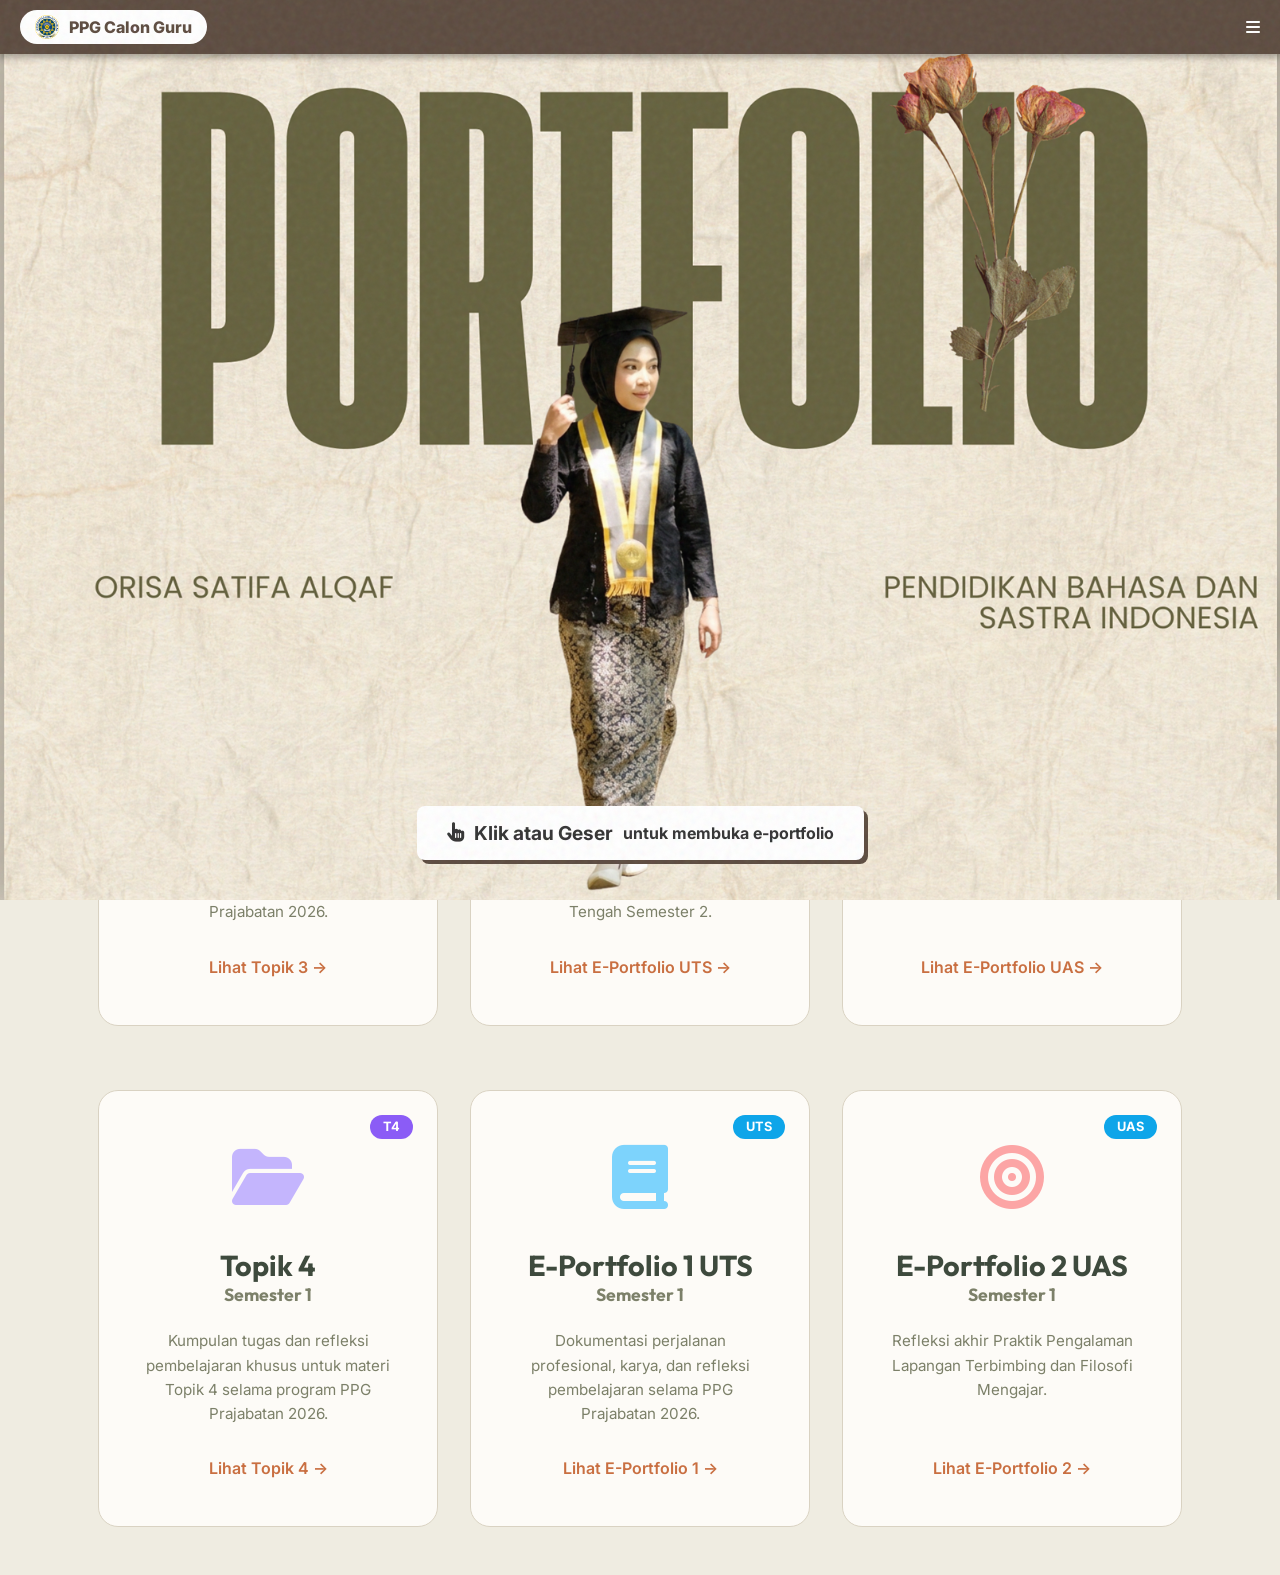
<file: index.html>
<!DOCTYPE html>
<html lang="id">
<head>
  <meta charset="UTF-8">
  <meta name="viewport" content="width=device-width, initial-scale=1.0">
  <title>E-Portfolio | Guru Profesional PPG</title>
  
  <!-- Favicon PPG -->
  <link rel="icon" href="LOGO WEB.jpg" type="image/jpeg" />
  
  <!-- Fonts -->
  <link rel="preconnect" href="https://fonts.googleapis.com" />
  <link rel="preconnect" href="https://fonts.gstatic.com" crossorigin />
  <link href="https://fonts.googleapis.com/css2?family=Inter:wght@300;400;500;600;700;800&family=Outfit:wght@400;500;600;700;800&display=swap" rel="stylesheet" />
  
  <!-- Font Awesome -->
  <link rel="stylesheet" href="https://cdnjs.cloudflare.com/ajax/libs/font-awesome/6.5.1/css/all.min.css" />
  
  <style>
    * {
      box-sizing: border-box;
      margin: 0;
      padding: 0;
    }
    body {
      font-family: 'Inter', sans-serif;
      background-color: #efece1;
      color: #3e4a3d;
      display: flex;
      flex-direction: column;
      align-items: center;
      min-height: 100vh;
      padding: 3rem 1rem;
      position: relative;
    }

    /* Watermark Bunga */
    body::before {
      content: "";
      position: fixed;
      top: 50%; left: 50%;
      width: 100vw; height: 100vh;
      min-width: 800px; min-height: 800px;
      background-image: url('ORNAMEN BUNGA.png');
      background-size: contain;
      background-position: center;
      background-repeat: no-repeat;
      transform: translate(-50%, -50%);
      opacity: 0.15;
      pointer-events: none;
      z-index: 0;
      mix-blend-mode: multiply;
    }

    /* Paper Noise Overlay (Dipertebal) */
    body::after {
      content: "";
      position: fixed;
      top: 0; left: 0; width: 100vw; height: 100vh;
      pointer-events: none;
      z-index: 9999;
      opacity: 0.08; /* Thicker grain */
      background-image: url("data:image/svg+xml,%3Csvg viewBox='0 0 200 200' xmlns='http://www.w3.org/2000/svg'%3E%3Cfilter id='noiseFilter'%3E%3CfeTurbulence type='fractalNoise' baseFrequency='0.65' numOctaves='3' stitchTiles='stitch'/%3E%3C/filter%3E%3Crect width='100%25' height='100%25' filter='url(%23noiseFilter)'/%3E%3C/svg%3E");
    }
    .landing-header {
      text-align: center;
      margin-bottom: 3rem;
      margin-top: 2rem;
    }
    .logo-container {
      display: flex;
      flex-direction: column;
      align-items: center;
      margin-bottom: 2.5rem;
    }
    .landing-logo {
      width: 250px;
      margin-bottom: 0.5rem;
      object-fit: contain;
    }
    .logo-text {
      font-family: 'Outfit', sans-serif;
      font-size: 3.5rem;
      font-weight: 800;
      color: #3e4a3d; /* Earth tone dark green */
      letter-spacing: 2px;
    }
    .landing-title {
      font-family: 'Outfit', sans-serif;
      font-size: 2.8rem;
      font-weight: 700;
      margin-bottom: 0.8rem;
    }
    .landing-subtitle {
      color: #7c8069;
      font-size: 1.1rem;
    }
    
    .cards-container {
      display: flex;
      gap: 2rem;
      flex-wrap: wrap;
      justify-content: center;
      max-width: 1200px;
    }
    
    .landing-card {
      background-color: #fdfbf7;
      border: 1px solid #d9d2c2;
      border-radius: 20px;
      padding: 3rem 2.5rem;
      width: 340px;
      text-align: center;
      transition: all 0.3s ease;
      cursor: pointer;
      text-decoration: none;
      color: #3e4a3d;
      position: relative;
      display: flex;
      flex-direction: column;
      align-items: center;
    }
    
    .landing-card:hover {
      transform: translateY(-10px);
      box-shadow: 0 15px 30px rgba(0,0,0,0.15);
      border-color: #555d3f;
    }
    
    .badge-top-right {
      position: absolute;
      top: 1.5rem;
      right: 1.5rem;
      color: #fff;
      font-size: 0.8rem;
      font-weight: 700;
      padding: 0.3rem 0.8rem;
      border-radius: 20px;
    }
    
    .card-icon {
      font-size: 4rem;
      margin-bottom: 1.5rem;
    }
    
    .card-title {
      font-family: 'Outfit', sans-serif;
      font-size: 1.8rem;
      margin-bottom: 1rem;
      min-height: 4.6rem;
      display: flex;
      flex-direction: column;
      justify-content: center;
      align-items: center;
    }
    
    .card-desc {
      color: #7c8069;
      font-size: 0.95rem;
      line-height: 1.6;
      margin-bottom: 2rem;
      flex-grow: 1;
    }
    
    .card-link {
      color: #c96f41;
      font-weight: 600;
      font-size: 1rem;
      display: inline-flex;
      align-items: center;
      gap: 0.5rem;
      transition: color 0.3s ease;
      margin-top: auto;
    }
    
    .landing-card:hover .card-link {
      color: #d97746;
    }
    
    /* Scrapbook Intro Animation & Styling */
    .scrapbook-intro {
      position: fixed;
      top: 0; left: 0; width: 100%; height: 100vh;
      z-index: 9999;
      background-color: #efece1;
      display: flex;
      justify-content: center;
      align-items: center;
      pointer-events: all;
      transition: opacity 0.8s ease, transform 0.8s ease;
      cursor: pointer;
      overflow: hidden;
    }
    .scrapbook-intro.hidden {
      opacity: 0;
      pointer-events: none;
      transform: scale(1.1) translateY(-100%);
    }

    /* Cinematic background blur to fill empty spaces seamlessly */
    .scrapbook-intro::before {
      content: "";
      position: absolute;
      top: -5%; left: -5%; width: 110%; height: 110%;
      background-image: url('BACKGROUND.png');
      background-size: cover;
      background-position: center;
      filter: blur(25px) brightness(0.9);
      z-index: 1;
    }

    /* The main uncropped image */
    .scrapbook-intro::after {
      content: "";
      position: absolute;
      top: 0; left: 0; width: 100%; height: 100%;
      background-image: url('BACKGROUND.png');
      background-size: contain;
      background-repeat: no-repeat;
      background-position: center;
      z-index: 2;
      filter: drop-shadow(0 0 20px rgba(0,0,0,0.3));
    }

    .scrapbook-header {
      position: absolute;
      top: 0; left: 0; width: 100%;
      background: #5c4b3f; /* Darker earth tone */
      padding: 10px 20px;
      z-index: 10;
      display: flex;
      justify-content: space-between;
      align-items: center;
      color: white;
      box-shadow: 0 4px 6px rgba(0,0,0,0.3);
      z-index: 20;
    }
    .scrapbook-logo {
      display: flex;
      align-items: center;
      gap: 10px;
      background: white;
      color: #5c4b3f;
      padding: 5px 15px;
      border-radius: 20px;
      font-weight: 800;
      font-size: 1rem;
    }
    .scrapbook-logo img {
      height: 24px;
    }

    .scrapbook-paper-container {
      position: relative;
      width: 100%;
      max-width: 1400px;
      height: 100vh;
      display: flex;
      justify-content: center;
      align-items: center;
    }

    /* Removed text and polaroid CSS because they are baked into BACKGROUND.png */

    .scrapbook-prompt {
      position: absolute;
      bottom: 40px;
      background: #fff;
      color: #333;
      padding: 15px 30px;
      font-family: 'Inter', sans-serif;
      font-size: 1.2rem;
      font-weight: 700;
      border-radius: 8px;
      box-shadow: 4px 4px 0 #5c4b3f;
      display: flex;
      align-items: center;
      gap: 10px;
      z-index: 20;
    }

    @media (max-width: 900px) {
      .scrapbook-title-porto { font-size: 6rem; }
      .scrapbook-title-folio { font-size: 5rem; }
      .tape { font-size: 1.2rem; padding: 5px 15px; }
      .scrapbook-polaroid { width: 200px; padding: 10px 10px 40px 10px; right: -5%; }
      .scrapbook-polaroid img { height: 220px; }
      .scrapbook-clip { font-size: 3.5rem; top: -20px; }
    }

  </style>
</head>
<body>

  <!-- Intro Screen — Scrapbook Collage -->
  <div class="scrapbook-intro" id="introTear">
    
    <!-- Top Header Bar (Blue) -->
    <div class="scrapbook-header">
      <div class="scrapbook-logo">
        <img src="uad-logo.png" alt="" onerror="this.style.display='none'"> 
        <span>PPG Calon Guru</span>
      </div>
      <i class="fa-solid fa-bars"></i>
    </div>

      <!-- Redundant elements removed since BACKGROUND.png has baked-in design -->

    <div class="scrapbook-prompt">
      <i class="fa-solid fa-hand-pointer"></i>
      <span>Klik atau Geser</span>
      <small>untuk membuka e-portfolio</small>
    </div>
  </div>

  <div class="landing-header">
    <div class="logo-container">
      <img src="uad-logo.png" alt="UAD Logo" class="landing-logo">
      <h2 class="logo-text">Universitas Ahmad Dahlan</h2>
    </div>
    <h1 class="landing-title">Pilih E-Portfolio</h1>
    <p class="landing-subtitle">Silakan pilih e-portfolio yang ingin Anda lihat</p>
  </div>

  <div class="cards-container">
    
    <!-- Topik 3 -->
    <a href="topik3.html" class="landing-card">
      <div class="badge-top-right" style="background-color: #10b981;">T3</div>
      <div class="card-icon" style="color: #6ee7b7;">
        <i class="fa-solid fa-folder-open"></i>
      </div>
      <h2 class="card-title">Topik 3</h2>
      <p class="card-desc">
        Kumpulan tugas dan refleksi pembelajaran khusus untuk materi Topik 3 selama program PPG Prajabatan 2026.
      </p>
      <span class="card-link">Lihat Topik 3 &rarr;</span>
    </a>

    <!-- E-Portfolio UTS Semester 2 -->
    <a href="portfolio-uts-sem2.html" class="landing-card">
      <div class="badge-top-right" style="background-color: #0ea5e9;">UTS</div>
      <div class="card-icon" style="color: #7dd3fc;">
        <i class="fa-solid fa-book-bookmark"></i>
      </div>
      <h2 class="card-title">E-Portfolio UTS<br><span style="font-size: 1.1rem; color: #7c8069;">Semester 2</span></h2>
      <p class="card-desc">
        Dokumentasi perjalanan profesional, perangkat pembelajaran, dan refleksi Ujian Tengah Semester 2.
      </p>
      <span class="card-link">Lihat E-Portfolio UTS &rarr;</span>
    </a>

    <!-- E-Portfolio UAS Semester 2 -->
    <a href="portfolio-uas-sem2.html" class="landing-card">
      <div class="badge-top-right" style="background-color: #0ea5e9;">UAS</div>
      <div class="card-icon" style="color: #fca5a5;">
        <i class="fa-solid fa-award"></i>
      </div>
      <h2 class="card-title">E-Portfolio UAS<br><span style="font-size: 1.1rem; color: #7c8069;">Semester 2</span></h2>
      <p class="card-desc">
        Refleksi akhir Praktik Pengalaman Lapangan Mandiri, studi kasus, dan evaluasi pembelajaran Semester 2.
      </p>
      <span class="card-link">Lihat E-Portfolio UAS &rarr;</span>
    </a>

    <!-- Break to force next items to a new row -->
    <div style="flex-basis: 100%; height: 0;"></div>

    <!-- Topik 4 -->
    <a href="portfolio.html" class="landing-card">
      <div class="badge-top-right" style="background-color: #8b5cf6;">T4</div>
      <div class="card-icon" style="color: #c4b5fd;">
        <i class="fa-solid fa-folder-open"></i>
      </div>
      <h2 class="card-title">Topik 4<br><span style="font-size: 1.1rem; color: #7c8069;">Semester 1</span></h2>
      <p class="card-desc">
        Kumpulan tugas dan refleksi pembelajaran khusus untuk materi Topik 4 selama program PPG Prajabatan 2026.
      </p>
      <span class="card-link">Lihat Topik 4 &rarr;</span>
    </a>

    <!-- E-Portfolio 1 -->
    <a href="portfolio.html" class="landing-card">
      <div class="badge-top-right" style="background-color: #0ea5e9;">UTS</div>
      <div class="card-icon" style="color: #7dd3fc;">
        <i class="fa-solid fa-book"></i>
      </div>
      <h2 class="card-title">E-Portfolio 1 UTS<br><span style="font-size: 1.1rem; color: #7c8069;">Semester 1</span></h2>
      <p class="card-desc">
        Dokumentasi perjalanan profesional, karya, dan refleksi pembelajaran selama PPG Prajabatan 2026.
      </p>
      <span class="card-link">Lihat E-Portfolio 1 &rarr;</span>
    </a>

    <!-- E-Portfolio 2 -->
    <a href="portfolio2.html" class="landing-card">
      <div class="badge-top-right" style="background-color: #0ea5e9;">UAS</div>
      <div class="card-icon" style="color: #fca5a5;">
        <i class="fa-solid fa-bullseye"></i>
      </div>
      <h2 class="card-title">E-Portfolio 2 UAS<br><span style="font-size: 1.1rem; color: #7c8069;">Semester 1</span></h2>
      <p class="card-desc">
        Refleksi akhir Praktik Pengalaman Lapangan Terbimbing dan Filosofi Mengajar.
      </p>
      <span class="card-link">Lihat E-Portfolio 2 &rarr;</span>
    </a>

  </div>

  <script>
    document.addEventListener('DOMContentLoaded', () => {
      const introTear = document.getElementById('introTear');
      
      const hideIntro = () => {
        if (!introTear.classList.contains('hidden')) {
          introTear.classList.add('hidden');
          sessionStorage.setItem('introSeen', 'true');
        }
      };

      if (!sessionStorage.getItem('introSeen')) {
        introTear.addEventListener('click', hideIntro);
      } else {
        introTear.style.display = 'none';
      }
    });
  </script>
</body>
</html>
</file>
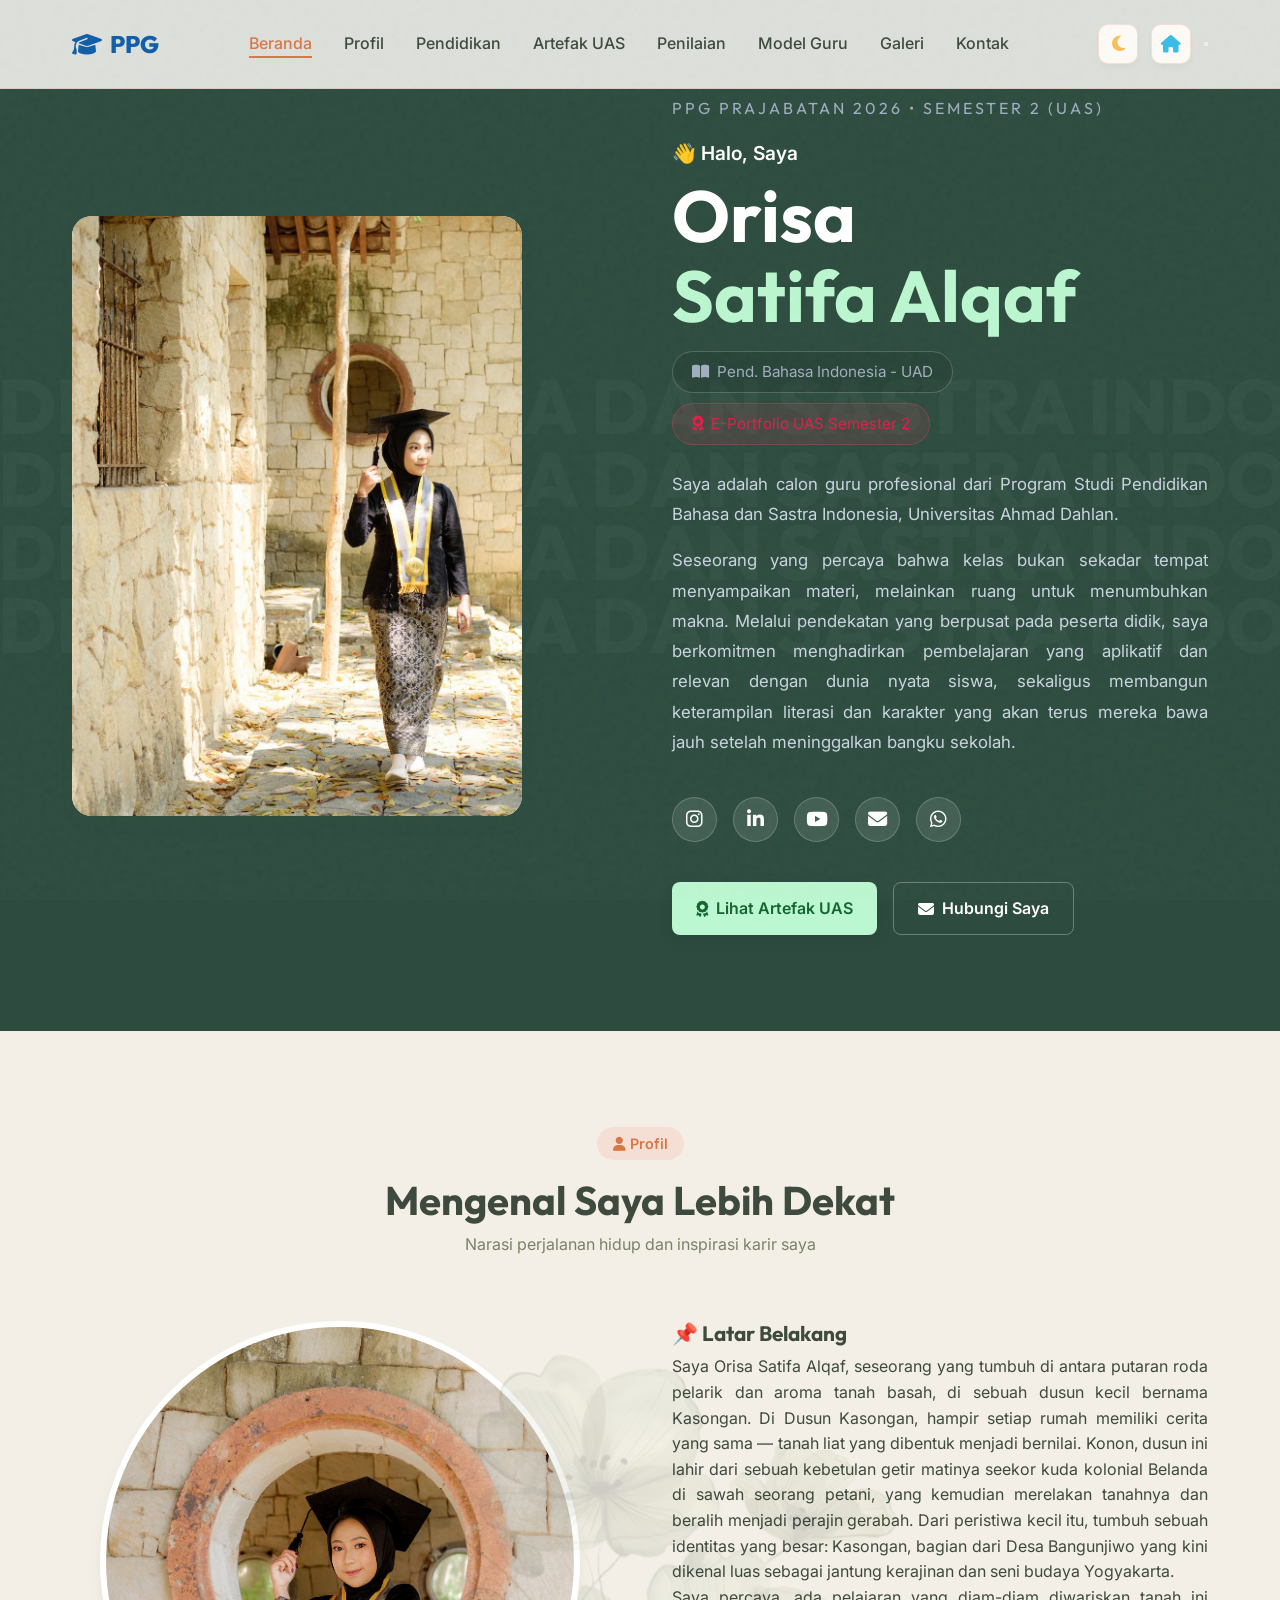
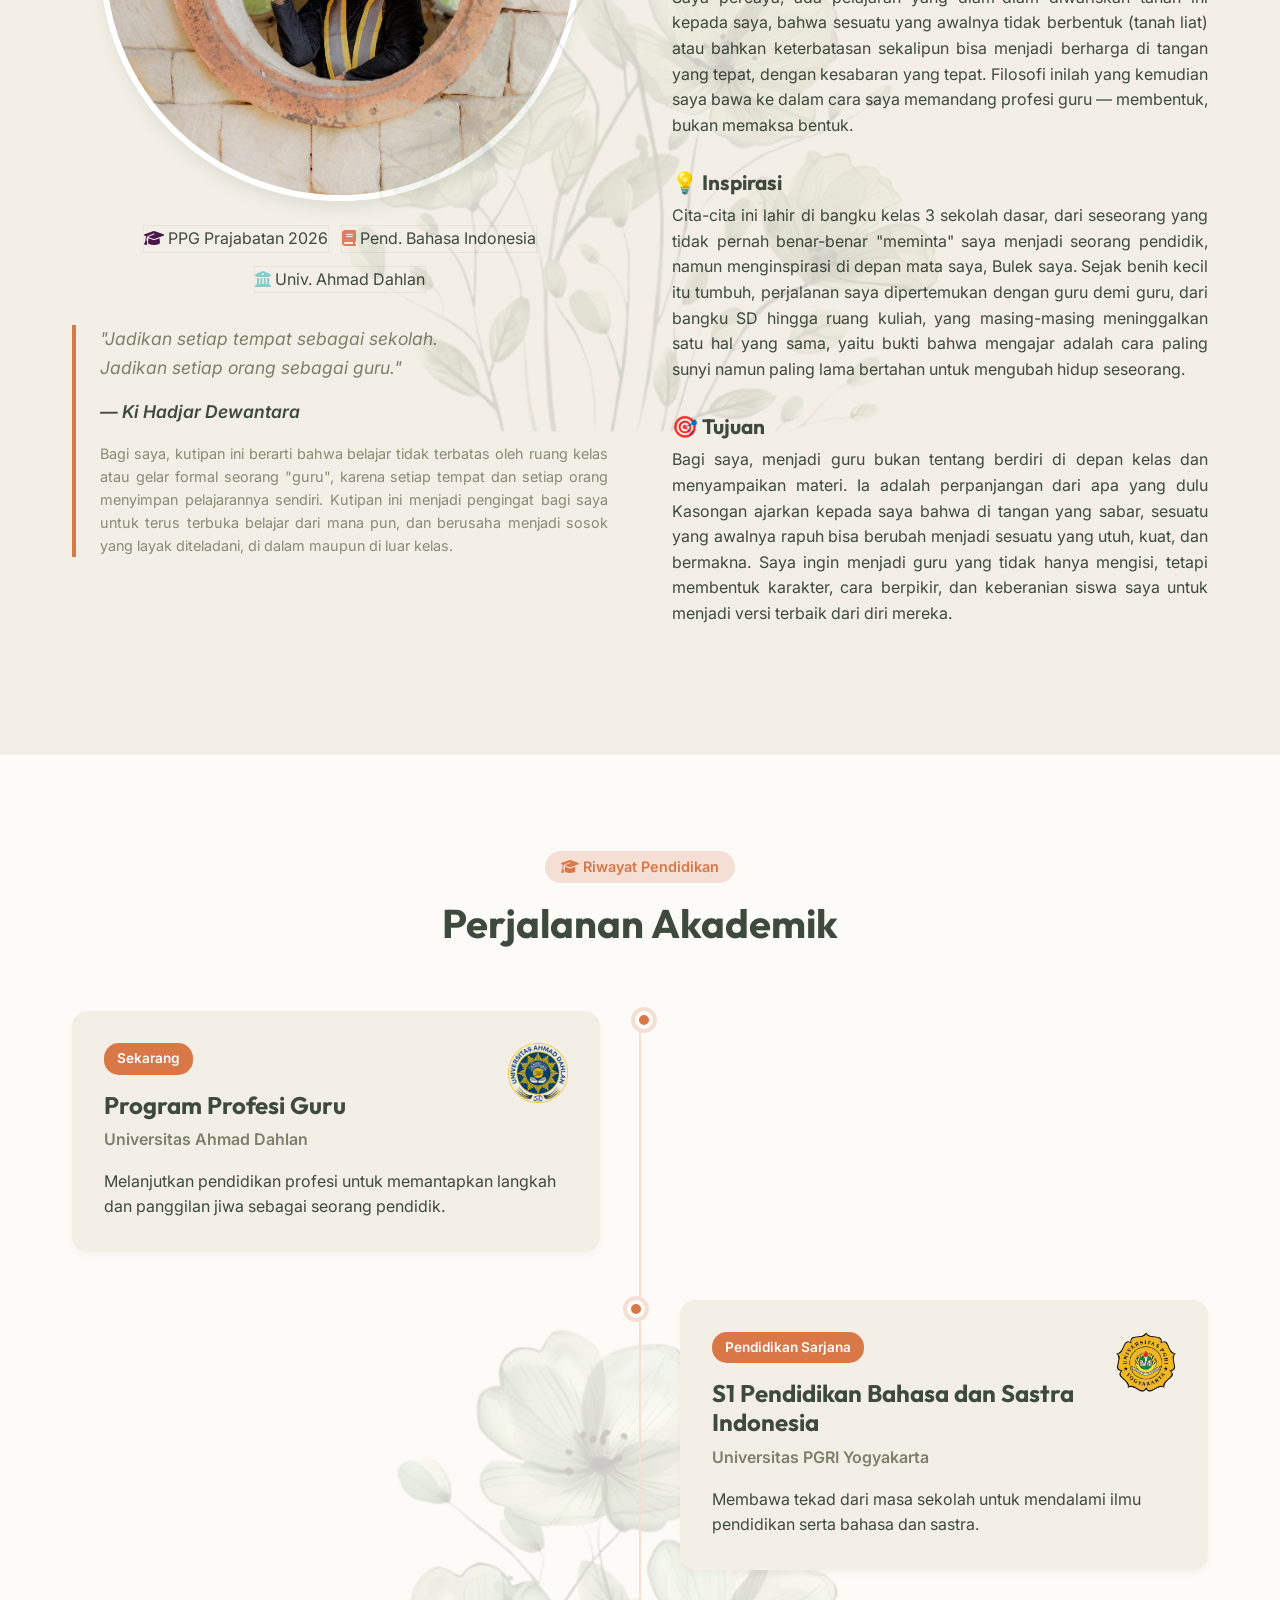
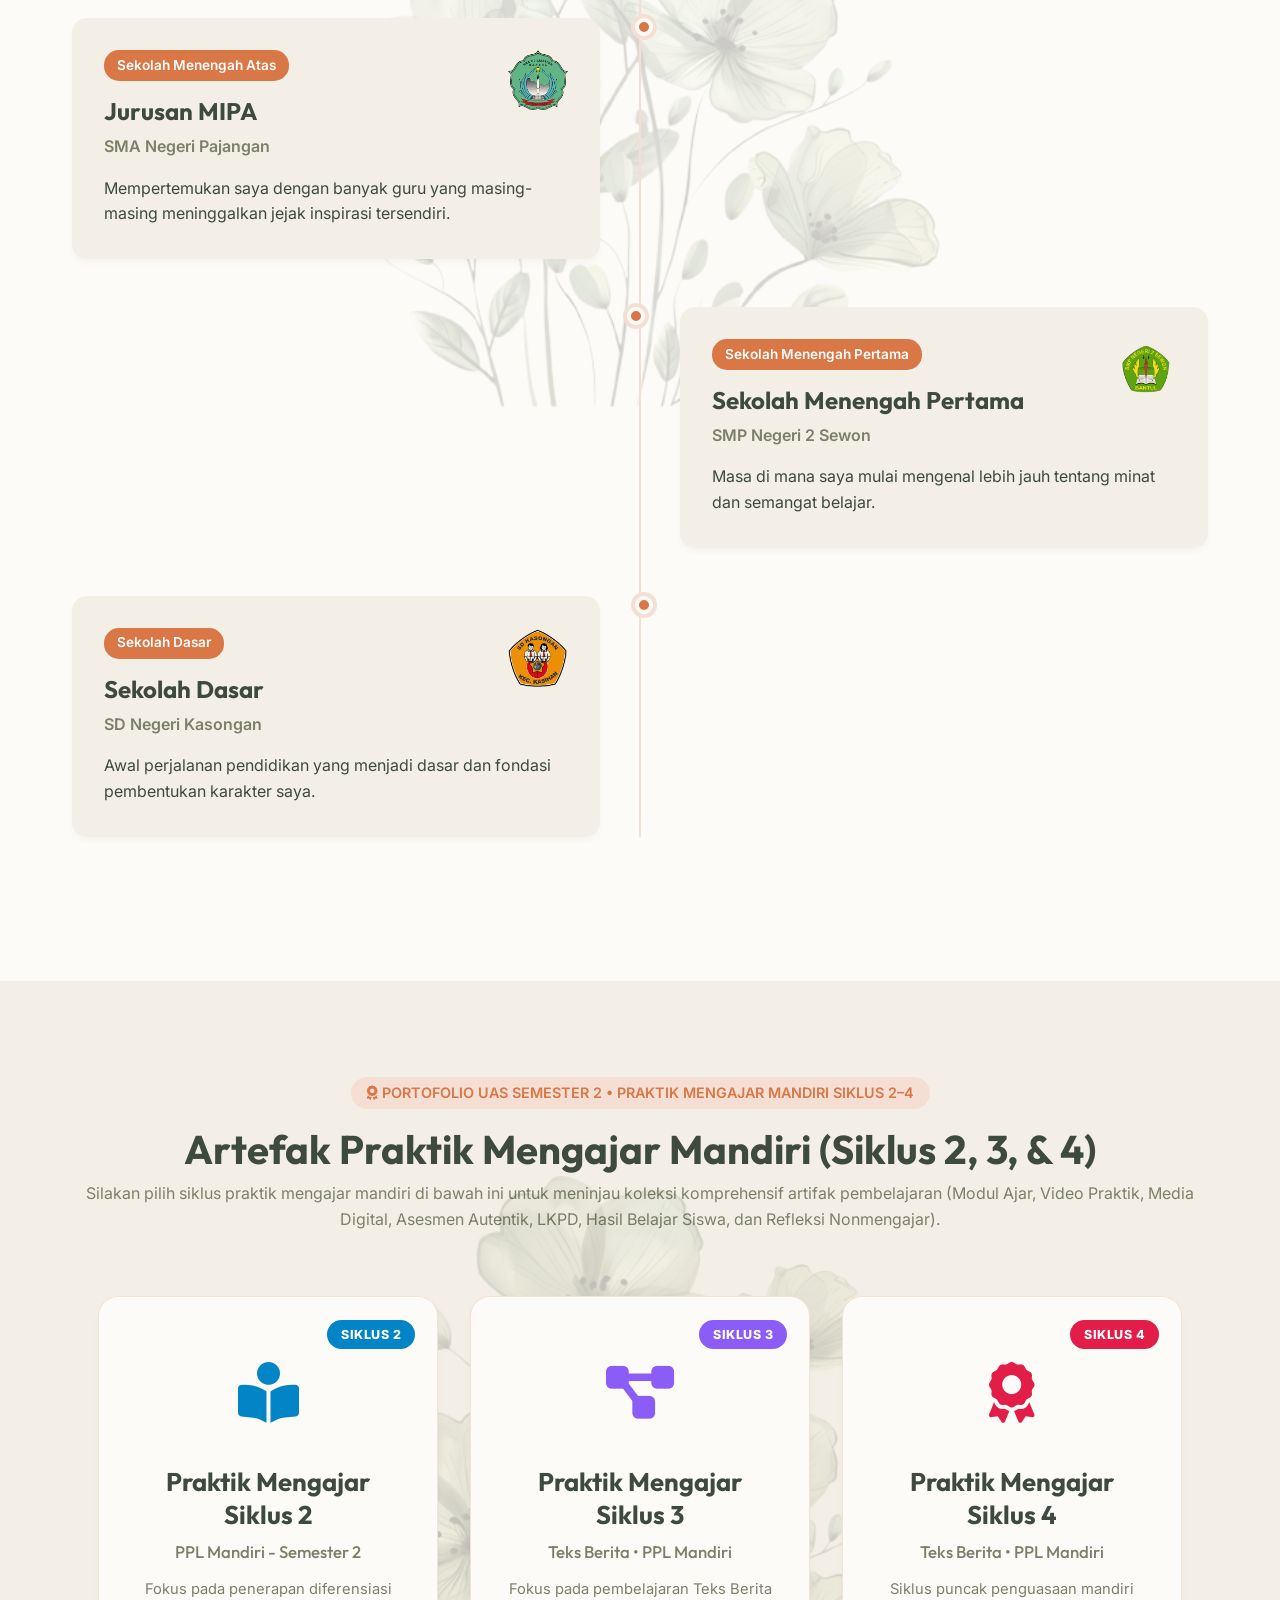
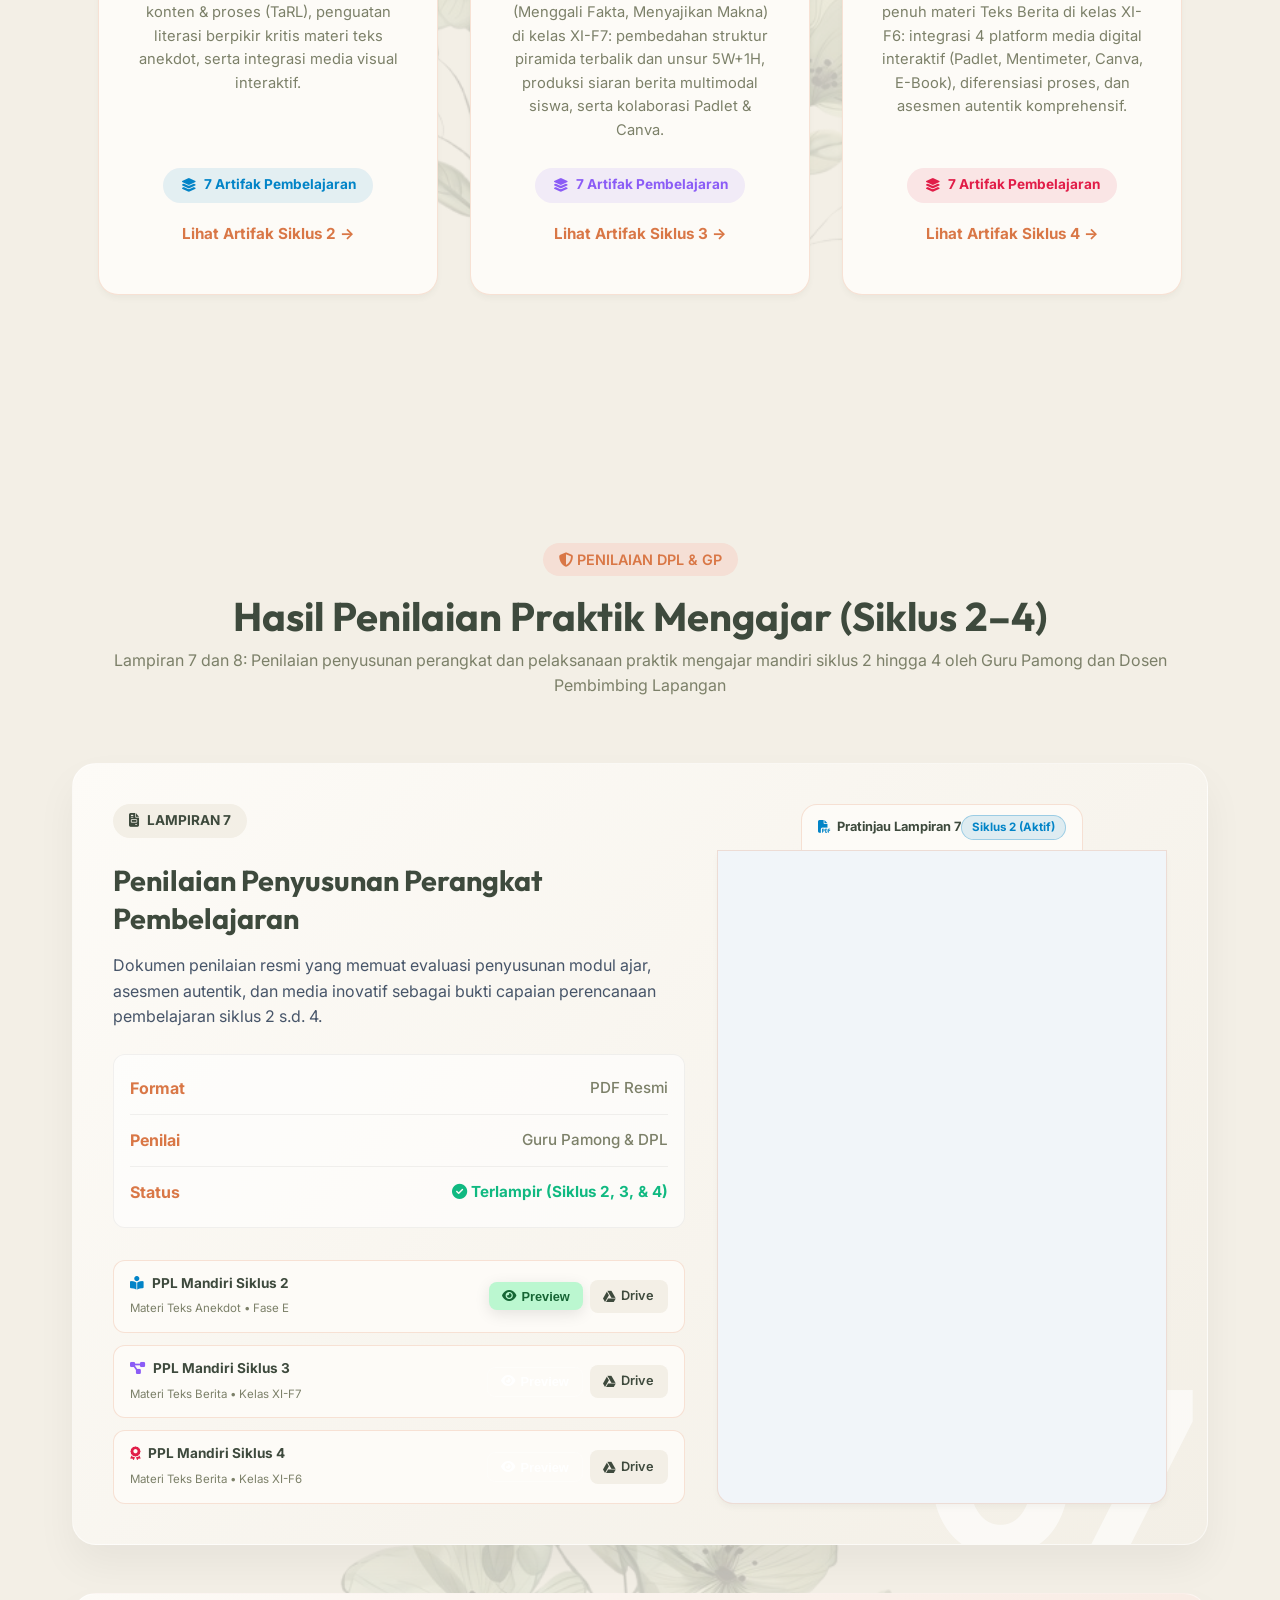
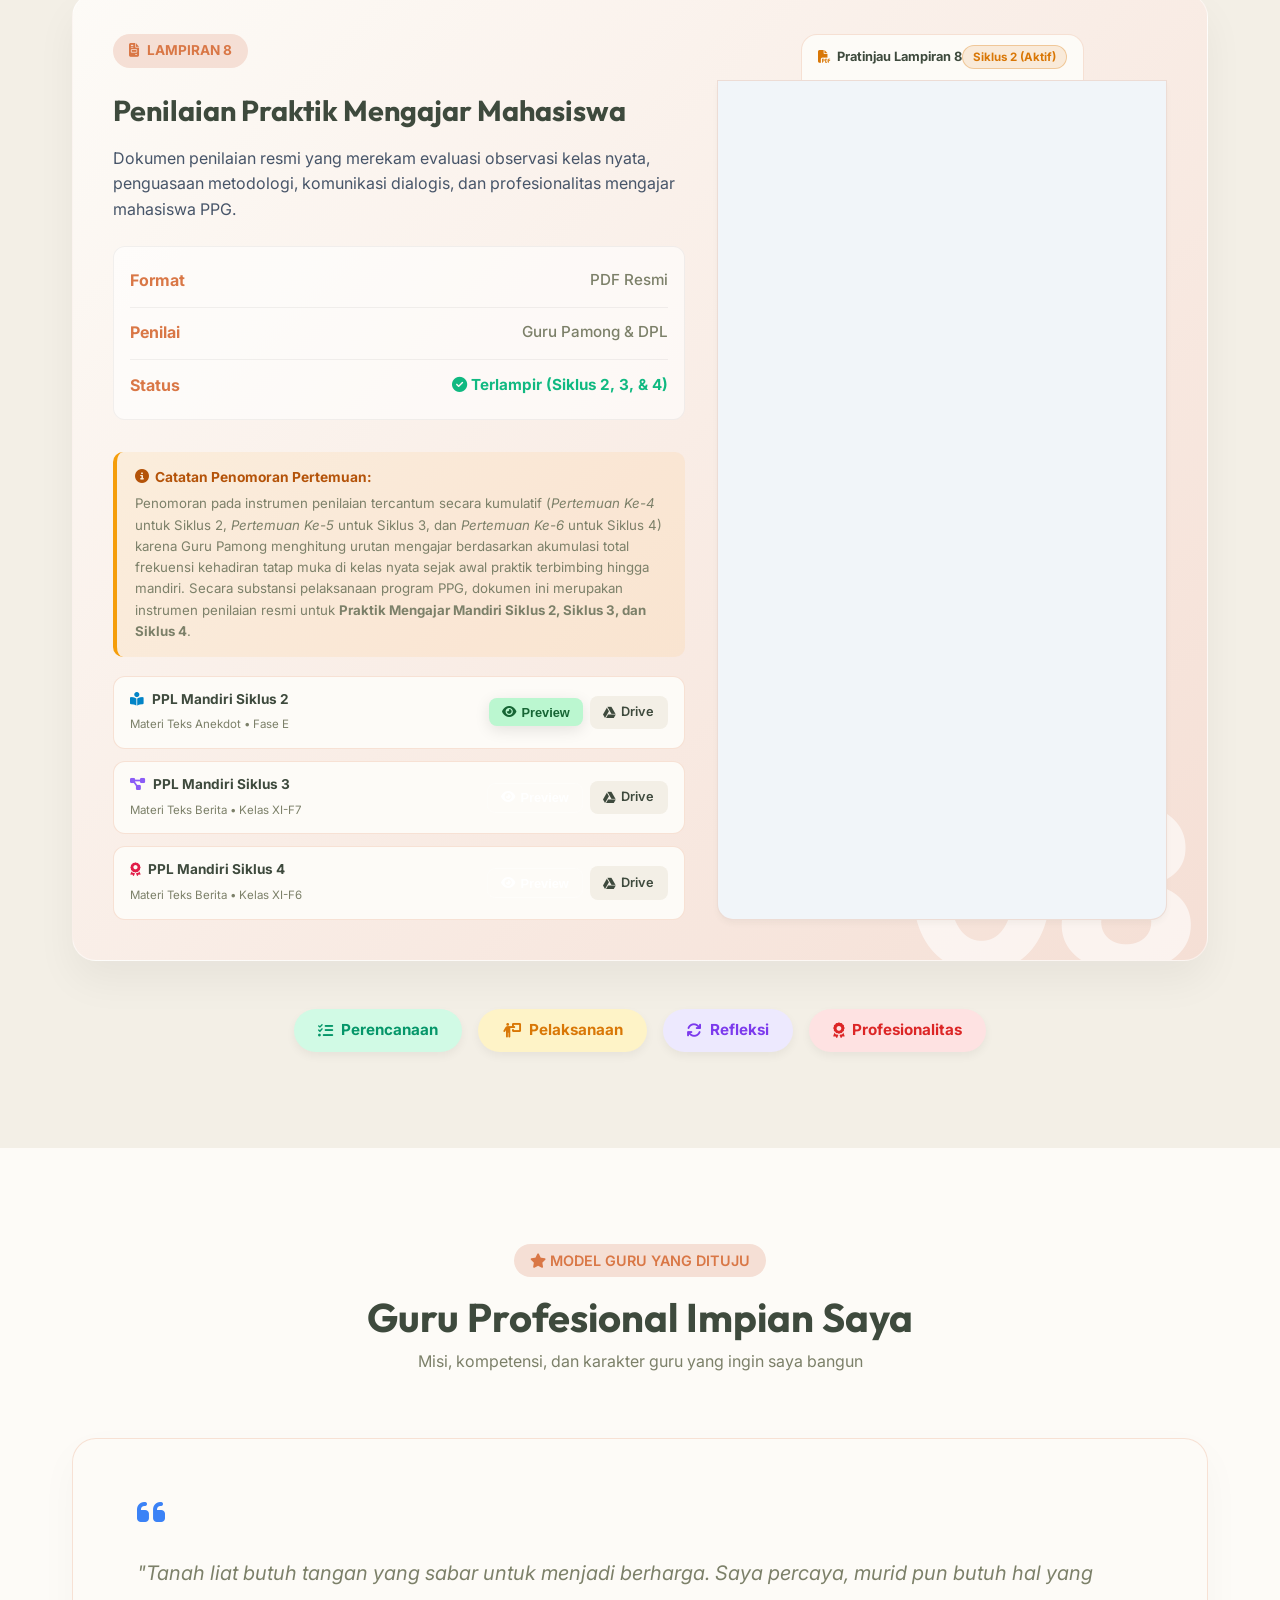
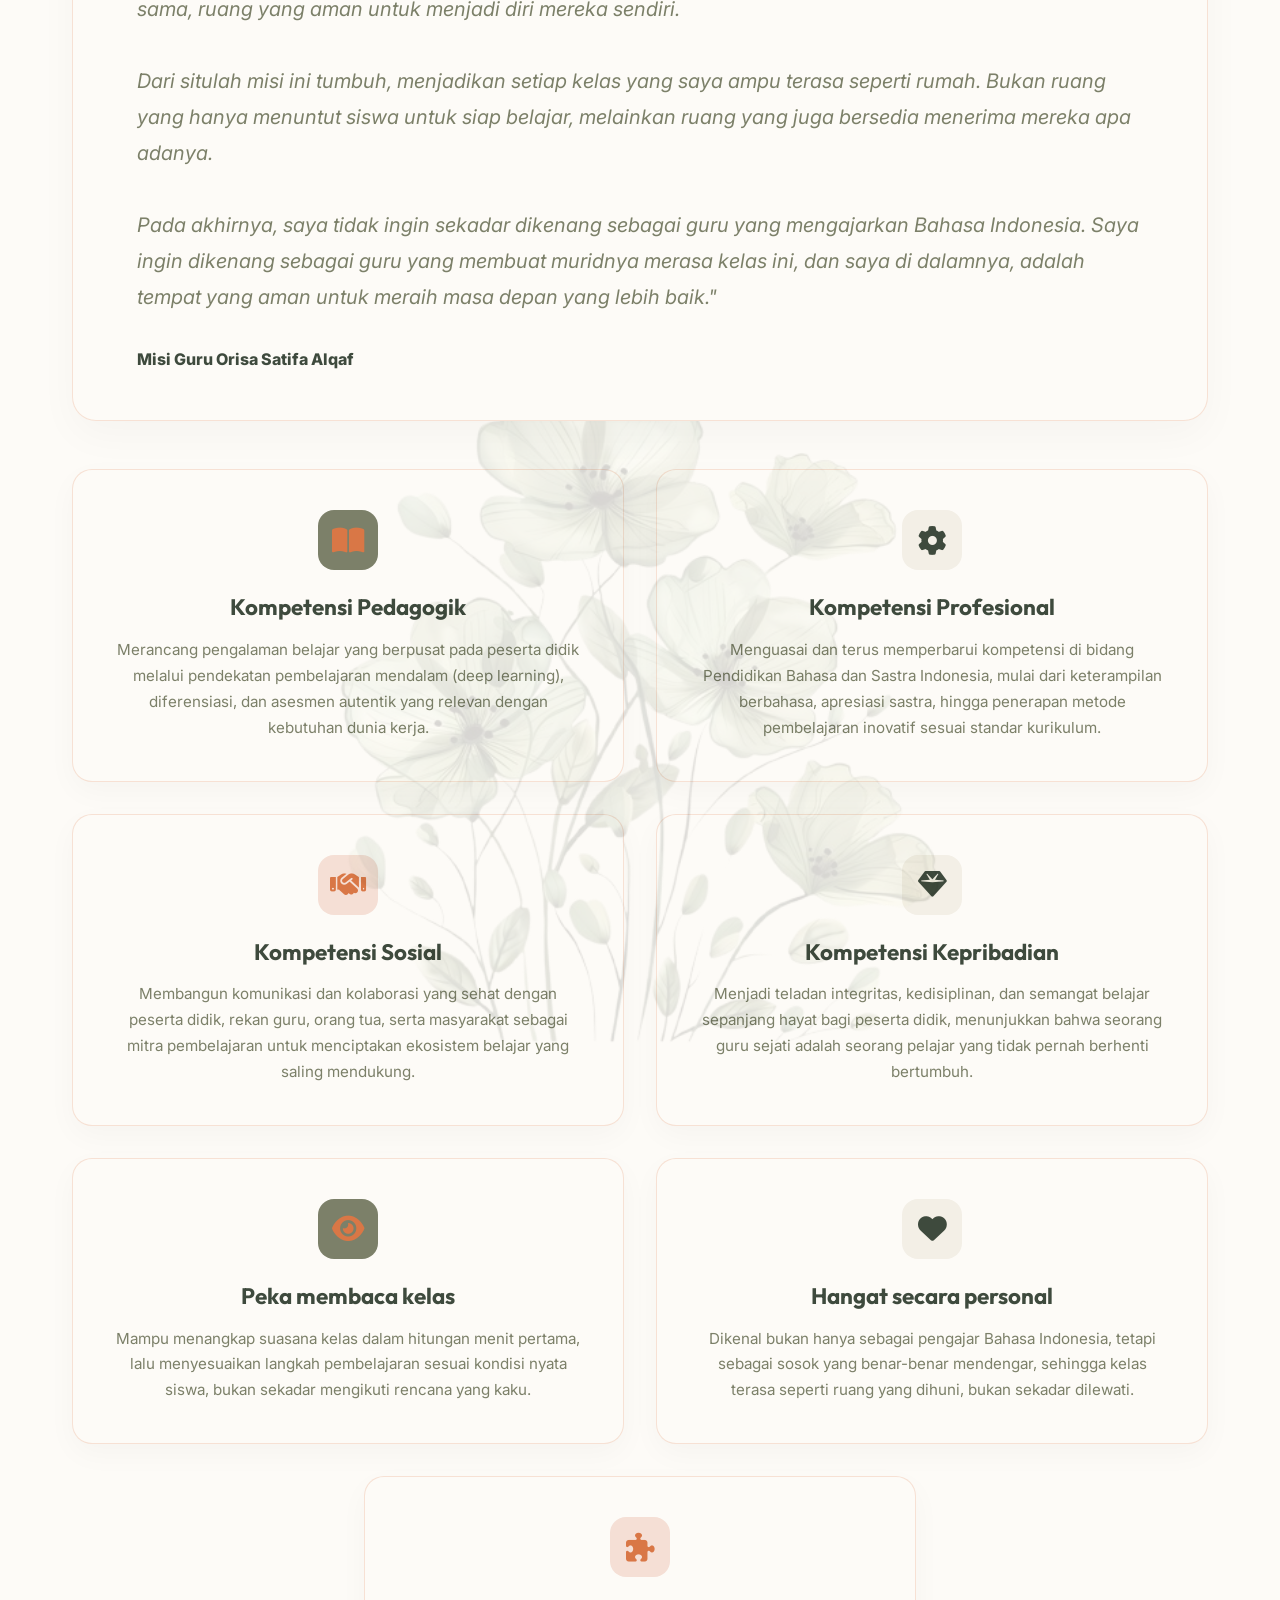
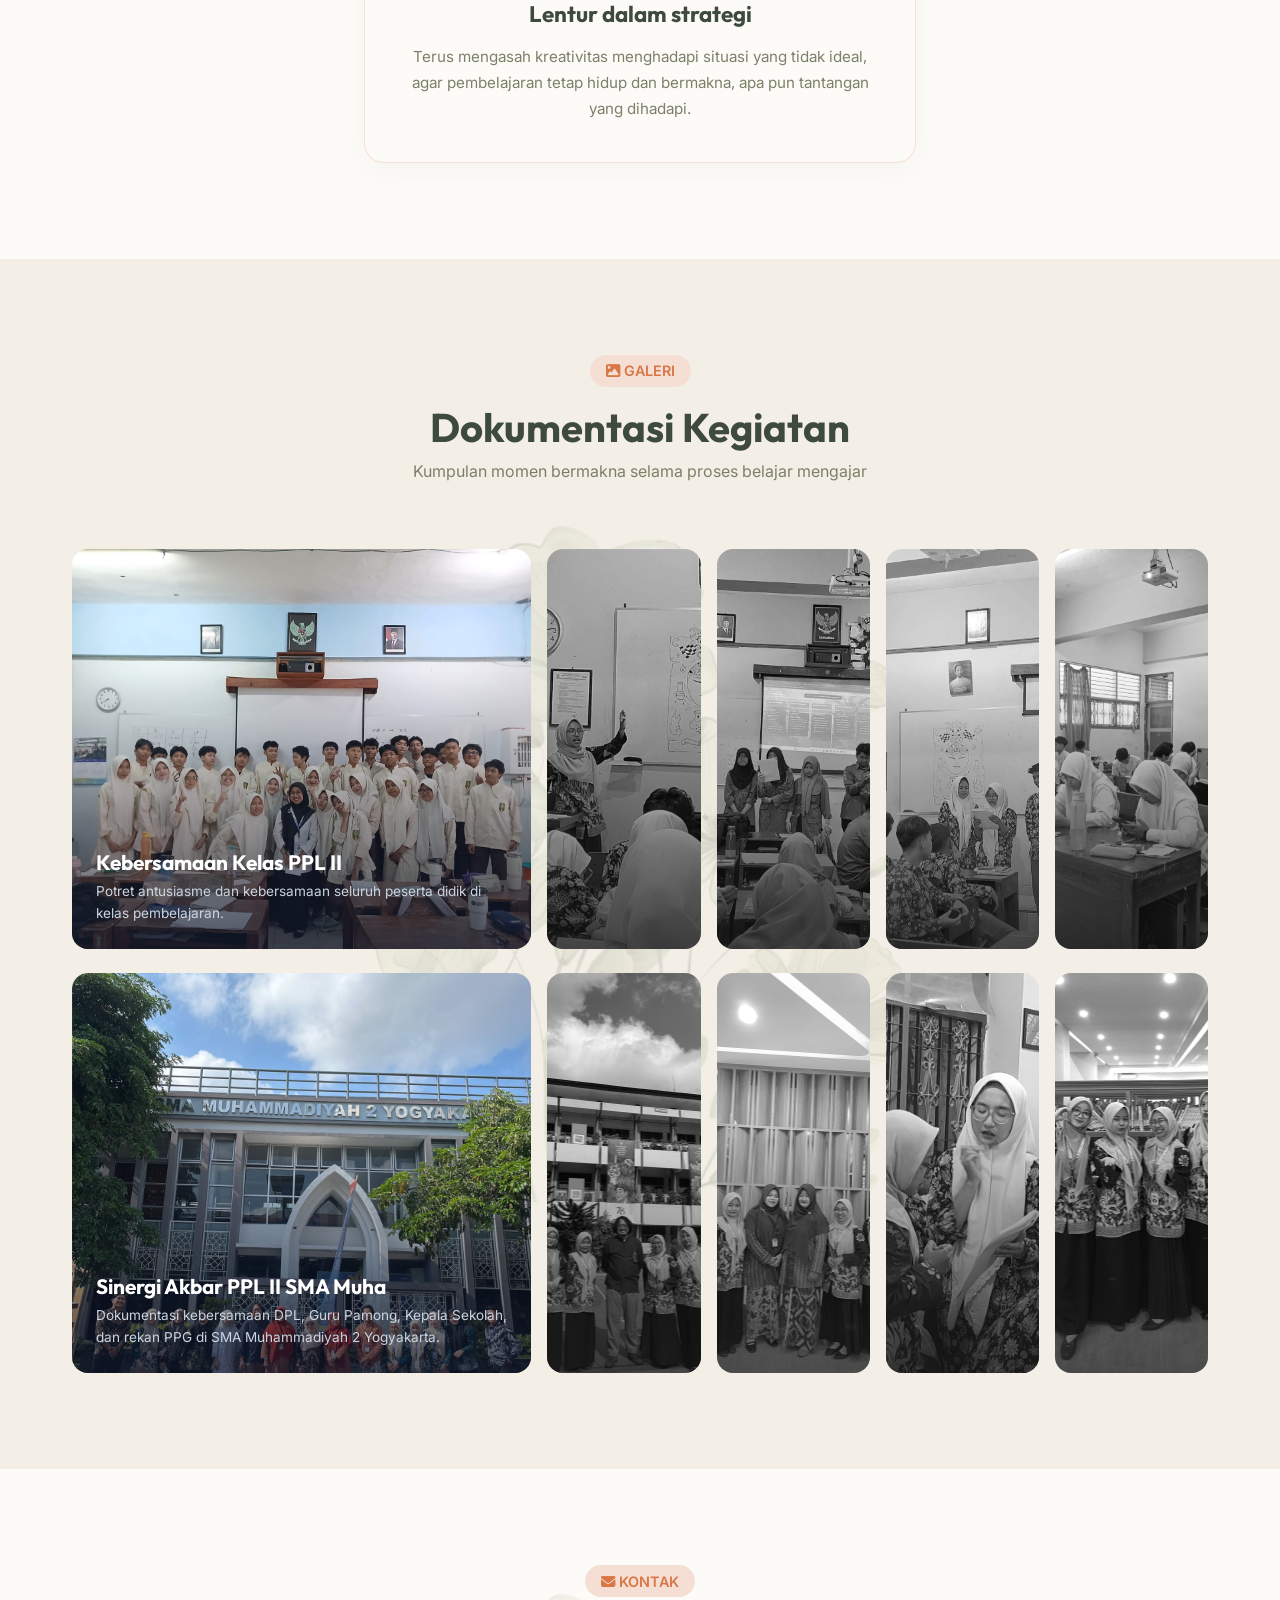
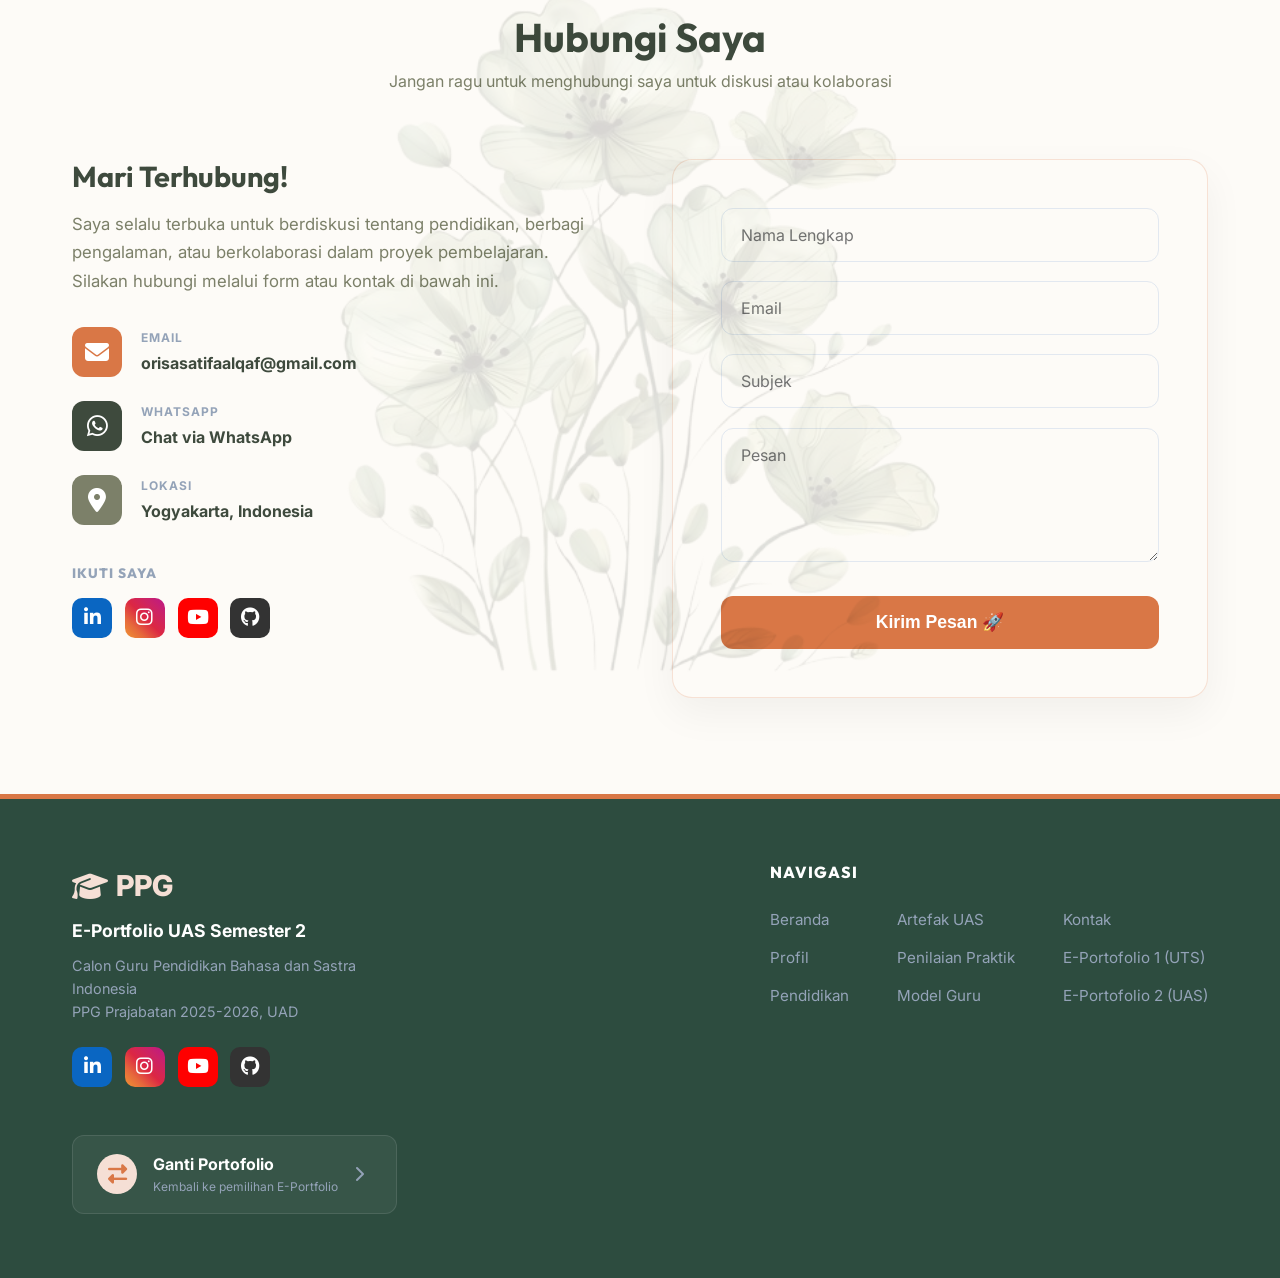
<file: portfolio-uas-sem2.html>
<!DOCTYPE html>
<html lang="id" data-theme="light">
<head>
  <meta charset="UTF-8" />
  <meta name="viewport" content="width=device-width, initial-scale=1.0" />
  <meta name="referrer" content="strict-origin-when-cross-origin" />
  <meta name="description" content="E-Portfolio UAS Semester 2 Guru Profesional PPG. Refleksi akhir Praktik Pengalaman Lapangan Mandiri, studi kasus, dan evaluasi pembelajaran." />
  <title>E-Portfolio UAS Semester 2 | Guru Profesional PPG</title>
  
  <!-- Favicon PPG -->
  <link rel="icon" href="LOGO WEB.jpg" type="image/jpeg" />

  <!-- Fonts -->
  <link rel="preconnect" href="https://fonts.googleapis.com" />
  <link rel="preconnect" href="https://fonts.gstatic.com" crossorigin />
  <link href="https://fonts.googleapis.com/css2?family=Inter:wght@300;400;500;600;700;800&family=Outfit:wght@400;500;600;700;800&display=swap" rel="stylesheet" />
  
  <!-- Font Awesome -->
  <link rel="stylesheet" href="https://cdnjs.cloudflare.com/ajax/libs/font-awesome/6.5.1/css/all.min.css" />
  
  <!-- CSS -->
  <link rel="stylesheet" href="style.css?v=2" />

  <style>
    /* ==============================================================
       Siklus Box Selector & UAS Semester 2 Enhancements
       ============================================================== */
    .siklus-box-container {
      display: grid;
      grid-template-columns: repeat(3, 1fr);
      gap: 1.5rem;
      margin-top: 2.2rem;
      margin-bottom: 2rem;
    }
    @media (max-width: 992px) {
      .siklus-box-container {
        grid-template-columns: 1fr;
      }
    }
    .siklus-box {
      background: var(--bg-primary);
      border: 2px solid var(--glass-border);
      border-radius: 20px;
      padding: 1.8rem;
      cursor: pointer;
      transition: all 0.35s cubic-bezier(0.16, 1, 0.3, 1);
      position: relative;
      overflow: hidden;
      box-shadow: var(--shadow-sm);
      display: flex;
      flex-direction: column;
      user-select: none;
    }
    .siklus-box:hover {
      transform: translateY(-6px);
      box-shadow: var(--shadow-md);
      border-color: var(--accent);
    }
    .siklus-box.active {
      transform: translateY(-4px);
      border-color: #0284c7;
      background: linear-gradient(135deg, var(--bg-primary) 0%, rgba(2, 132, 199, 0.08) 100%);
      box-shadow: 0 12px 32px rgba(2, 132, 199, 0.18);
    }
    .siklus-box.box-s3.active {
      border-color: #8b5cf6;
      background: linear-gradient(135deg, var(--bg-primary) 0%, rgba(139, 92, 246, 0.08) 100%);
      box-shadow: 0 12px 32px rgba(139, 92, 246, 0.18);
    }
    .siklus-box.box-s4.active {
      border-color: #e11d48;
      background: linear-gradient(135deg, var(--bg-primary) 0%, rgba(225, 29, 72, 0.08) 100%);
      box-shadow: 0 12px 32px rgba(225, 29, 72, 0.18);
    }
    [data-theme="dark"] .siklus-box.active {
      background: linear-gradient(135deg, #2a2e26 0%, rgba(2, 132, 199, 0.22) 100%);
    }
    [data-theme="dark"] .siklus-box.box-s3.active {
      background: linear-gradient(135deg, #2a2e26 0%, rgba(139, 92, 246, 0.22) 100%);
    }
    [data-theme="dark"] .siklus-box.box-s4.active {
      background: linear-gradient(135deg, #2a2e26 0%, rgba(225, 29, 72, 0.22) 100%);
    }
    .siklus-box-top {
      display: flex;
      justify-content: space-between;
      align-items: center;
      margin-bottom: 1.2rem;
    }
    .siklus-badge {
      display: inline-flex;
      align-items: center;
      gap: 6px;
      padding: 0.35rem 0.85rem;
      border-radius: 20px;
      font-size: 0.75rem;
      font-weight: 800;
      letter-spacing: 0.5px;
    }
    .badge-s2 { background: rgba(2, 132, 199, 0.15); color: #0284c7; }
    .badge-s3 { background: rgba(139, 92, 246, 0.15); color: #8b5cf6; }
    .badge-s4 { background: rgba(225, 29, 72, 0.15); color: #e11d48; }
    .siklus-icon-wrap {
      width: 46px;
      height: 46px;
      border-radius: 14px;
      display: flex;
      align-items: center;
      justify-content: center;
      font-size: 1.35rem;
    }
    .icon-s2 { background: rgba(2, 132, 199, 0.12); color: #0284c7; }
    .icon-s3 { background: rgba(139, 92, 246, 0.12); color: #8b5cf6; }
    .icon-s4 { background: rgba(225, 29, 72, 0.12); color: #e11d48; }
    .siklus-title {
      font-family: var(--font-head);
      font-size: 1.35rem;
      font-weight: 700;
      color: var(--text-primary);
      margin-bottom: 0.45rem;
      line-height: 1.3;
    }
    .siklus-desc {
      color: var(--text-secondary);
      font-size: 0.88rem;
      line-height: 1.55;
      margin-bottom: 1.2rem;
      flex: 1;
    }
    .siklus-bottom-bar {
      display: flex;
      justify-content: space-between;
      align-items: center;
      padding-top: 0.85rem;
      border-top: 1px dashed var(--glass-border);
      font-size: 0.8rem;
      font-weight: 700;
    }
    .siklus-active-indicator {
      display: inline-flex;
      align-items: center;
      gap: 5px;
      font-size: 0.76rem;
      color: var(--accent);
    }
    .siklus-toolbar {
      display: flex;
      justify-content: space-between;
      align-items: center;
      flex-wrap: wrap;
      gap: 1rem;
      margin-bottom: 2rem;
      padding: 0.9rem 1.4rem;
      background: var(--bg-primary);
      border: 1px solid var(--glass-border);
      border-radius: 14px;
    }
    .btn-filter-pill {
      background: var(--bg-secondary);
      color: var(--text-secondary);
      border: 1px solid var(--glass-border);
      padding: 0.45rem 1rem;
      border-radius: 20px;
      font-size: 0.82rem;
      font-weight: 700;
      cursor: pointer;
      display: inline-flex;
      align-items: center;
      gap: 6px;
      transition: all 0.25s ease;
    }
    .btn-filter-pill:hover {
      color: var(--text-primary);
      border-color: var(--accent);
    }
    .btn-filter-pill.active {
      background: #0284c7;
      color: #fff;
      border-color: #0284c7;
      box-shadow: 0 4px 12px rgba(2, 132, 199, 0.25);
    }
    @keyframes fadeInCard {
      from { opacity: 0; transform: translateY(12px); }
      to { opacity: 1; transform: translateY(0); }
    }
      /* Landing Card Style (Gambar 2 Reference) */
    .landing-card.siklus-card {
      background-color: var(--bg-primary);
      border: 1px solid var(--glass-border);
      border-radius: 20px;
      padding: 3rem 2.2rem;
      width: 340px;
      max-width: 100%;
      text-align: center;
      transition: all 0.35s cubic-bezier(0.16, 1, 0.3, 1);
      cursor: pointer;
      text-decoration: none;
      color: var(--text-primary);
      position: relative;
      display: flex;
      flex-direction: column;
      align-items: center;
      box-shadow: var(--shadow-sm);
    }
    .landing-card.siklus-card:hover {
      transform: translateY(-8px);
      box-shadow: 0 16px 36px rgba(0,0,0,0.12);
      border-color: var(--accent);
    }
    [data-theme="dark"] .landing-card.siklus-card {
      background-color: #2a2e26;
      border-color: rgba(255, 255, 255, 0.1);
      color: #f3efe6;
    }
    [data-theme="dark"] .landing-card.siklus-card:hover {
      border-color: var(--accent);
      box-shadow: 0 16px 40px rgba(0,0,0,0.4);
    }
    .landing-card.siklus-card .badge-top-right {
      position: absolute;
      top: 1.4rem;
      right: 1.4rem;
      color: #fff;
      font-size: 0.78rem;
      font-weight: 800;
      padding: 0.3rem 0.85rem;
      border-radius: 20px;
      letter-spacing: 0.5px;
    }
    .landing-card.siklus-card .card-icon {
      font-size: 3.8rem;
      margin-bottom: 1.4rem;
      transition: transform 0.35s ease;
    }
    .landing-card.siklus-card:hover .card-icon {
      transform: scale(1.1);
    }
    .landing-card.siklus-card .card-title {
      font-family: var(--font-head);
      font-size: 1.6rem;
      margin-bottom: 0.8rem;
      font-weight: 700;
      line-height: 1.3;
      color: var(--text-primary);
    }
    .landing-card.siklus-card .card-desc {
      color: var(--text-secondary);
      font-size: 0.92rem;
      line-height: 1.6;
      margin-bottom: 1.6rem;
      flex-grow: 1;
    }
    .landing-card.siklus-card .card-link {
      font-weight: 700;
      color: var(--accent);
      display: inline-flex;
      align-items: center;
      gap: 0.5rem;
      transition: all 0.3s ease;
      margin-top: auto;
      font-size: 0.95rem;
    }
    .landing-card.siklus-card:hover .card-link {
      transform: translateX(5px);
    }

    #videoPosterDisplayS3:hover .yt-play-icon-glow,
    #videoPosterDisplayS2:hover .yt-play-icon-glow,
    #videoPosterDisplay:hover .yt-play-icon-glow {
      transform: scale(1.15) !important;
      box-shadow: 0 0 50px rgba(239, 68, 68, 0.95), 0 12px 32px rgba(0,0,0,0.7) !important;
    }

    .lampiran-note-box {
      margin: 1.1rem 0;
      padding: 0.9rem 1.15rem;
      background: rgba(245, 158, 11, 0.08);
      border-left: 4px solid #f59e0b;
      border-radius: 10px;
      font-size: 0.83rem;
      line-height: 1.6;
      color: var(--text-secondary);
    }
    .lampiran-note-title {
      font-weight: 700;
      color: #b45309;
      display: flex;
      align-items: center;
      gap: 6px;
      margin-bottom: 5px;
      font-size: 0.86rem;
    }
    [data-theme="dark"] .lampiran-note-box {
      background: rgba(245, 158, 11, 0.12);
      border-left-color: #fbbf24;
    }
    [data-theme="dark"] .lampiran-note-title {
      color: #fbbf24;
    }
  </style>
</head>
<body>

  <!-- Animated Particle Background -->
  <canvas id="particleCanvas"></canvas>

  <!-- Navigation -->
  <nav class="navbar" id="navbar">
    <div class="container">
      <a href="#hero" class="nav-logo" aria-label="PPG Logo">
        <span class="logo-text" style="color: #0F5EA8; display: flex; align-items: center; gap: 8px; font-weight: 800; font-size: 1.5rem;">
          <i class="fa-solid fa-graduation-cap"></i> PPG
        </span>
      </a>
      <ul class="nav-links" id="navLinks">
        <li><a href="#hero" class="active">Beranda</a></li>
        <li><a href="#about">Profil</a></li>
        <li><a href="#education">Pendidikan</a></li>
        <li><a href="#portfolio">Artefak UAS</a></li>
        <li><a href="#penilaian">Penilaian</a></li>
        <li><a href="#model-guru">Model Guru</a></li>
        <li><a href="#gallery">Galeri</a></li>
        <li><a href="#contact">Kontak</a></li>
      </ul>
      <div class="nav-actions">
        <button class="action-btn theme-toggle" id="themeToggle" aria-label="Toggle dark mode" title="Mode Gelap/Terang">
          <i class="fa-solid fa-moon theme-icon"></i>
        </button>
        <button class="action-btn home-btn" id="homeBtn" aria-label="Home" title="Kembali ke Beranda" onclick="window.location.href='index.html';">
          <i class="fa-solid fa-house" style="color: #39BDE8;"></i>
        </button>
        <button class="hamburger" id="hamburger" aria-label="Toggle menu">
          <span></span>
          <span></span>
          <span></span>
        </button>
      </div>
    </div>
  </nav>

  <!-- Hero Section (Beranda) -->
  <section class="hero section" id="hero">
    <div class="hero-bg-text">
      <div>PENDIDIKAN BAHASA DAN SASTRA INDONESIA</div>
      <div>PENDIDIKAN BAHASA DAN SASTRA INDONESIA</div>
      <div>PENDIDIKAN BAHASA DAN SASTRA INDONESIA</div>
      <div>PENDIDIKAN BAHASA DAN SASTRA INDONESIA</div>
    </div>
    <div class="container hero-container">
      <div class="hero-image-section">
        <div class="hero-image-wrapper">
          <img src="gambar3.jpg" alt="Orisa Satifa Alqaf" style="width: 100%; height: 100%; object-fit: cover; object-position: 30% center; transform: scale(1.15); transform-origin: left center;" onerror="this.src='https://images.unsplash.com/photo-1523240795612-9a054b0db644?ixlib=rb-4.0.3&auto=format&fit=crop&w=800&q=80'">
        </div>
      </div>
      <div class="hero-card">
        <div class="hero-top-text">PPG PRAJABATAN 2026 • SEMESTER 2 (UAS)</div>
        <div class="hero-greeting"><span class="wave">👋</span> Halo, Saya</div>
        <h1 class="hero-name">Orisa <br class="mobile-name-break" /><span class="highlight-green">Satifa Alqaf</span></h1>
        
        <div style="display: flex; gap: 0.6rem; flex-wrap: wrap; margin-bottom: 1.5rem;">
          <div class="hero-nim-badge" style="margin: 0;">
            <i class="fa-solid fa-book-open"></i> Pend. Bahasa Indonesia - UAD
          </div>
          <div class="hero-nim-badge" style="margin: 0; background: rgba(244, 63, 94, 0.12); color: #e11d48; border-color: rgba(244, 63, 94, 0.3);">
            <i class="fa-solid fa-award"></i> E-Portfolio UAS Semester 2
          </div>
        </div>

        <p class="hero-desc" style="margin-bottom: 1rem; text-align: justify;">
          Saya adalah calon guru profesional dari Program Studi Pendidikan Bahasa dan Sastra Indonesia, Universitas Ahmad Dahlan.
        </p>
        <p class="hero-desc" style="text-align: justify;">
          Seseorang yang percaya bahwa kelas bukan sekadar tempat menyampaikan materi, melainkan ruang untuk menumbuhkan makna. Melalui pendekatan yang berpusat pada peserta didik, saya berkomitmen menghadirkan pembelajaran yang aplikatif dan relevan dengan dunia nyata siswa, sekaligus membangun keterampilan literasi dan karakter yang akan terus mereka bawa jauh setelah meninggalkan bangku sekolah.
        </p>

        <div class="hero-social-circles">
          <a href="#" target="_blank" class="social-circle"><i class="fab fa-instagram"></i></a>
          <a href="#" target="_blank" class="social-circle"><i class="fab fa-linkedin-in"></i></a>
          <a href="#" target="_blank" class="social-circle"><i class="fab fa-youtube"></i></a>
          <a href="#" target="_blank" class="social-circle"><i class="fa-solid fa-envelope"></i></a>
          <a href="#" target="_blank" class="social-circle"><i class="fa-brands fa-whatsapp"></i></a>
        </div>

        <div class="hero-actions">
          <a href="#portfolio" class="btn btn-primary">
            <i class="fa-solid fa-award"></i> Lihat Artefak UAS
          </a>
          <a href="#contact" class="btn btn-outline">
            <i class="fa-solid fa-envelope"></i> Hubungi Saya
          </a>
        </div>
      </div>
    </div>
  </section>

  <!-- About Section (Profil) -->
  <section class="about section" id="about">
    <div class="container">
      <div class="section-header">
        <div class="section-badge"><i class="fa-solid fa-user"></i> Profil</div>
        <h2 class="section-title">Mengenal Saya Lebih Dekat</h2>
        <p class="section-subtitle">Narasi perjalanan hidup dan inspirasi karir saya</p>
      </div>
      <div class="about-grid">
        <div class="about-image" style="align-self: start;">
          <div class="about-image-card" style="display: flex; flex-direction: column; align-items: center; margin-bottom: 2rem;">
            <div style="width: 480px; height: 480px; border-radius: 50%; border: 6px solid #ffffff; box-shadow: var(--shadow-md); overflow: hidden; margin-bottom: 1.5rem;">
              <img src="foto-profil.jpg" alt="Foto Profil" style="width: 100%; height: 100%; object-fit: cover; object-position: center 45%;">
            </div>
            <div style="display: flex; gap: 0.8rem; flex-wrap: wrap; justify-content: center;">
              <div class="hero-badge" style="margin: 0; border: 1px solid rgba(0,0,0,0.05);">
                <i class="fa-solid fa-graduation-cap" style="color: #4A154B;"></i> PPG Prajabatan 2026
              </div>
              <div class="hero-badge" style="margin: 0; border: 1px solid rgba(0,0,0,0.05);">
                <i class="fa-solid fa-book" style="color: #E27D60;"></i> Pend. Bahasa Indonesia
              </div>
              <div class="hero-badge" style="margin: 0; border: 1px solid rgba(0,0,0,0.05);">
                <i class="fa-solid fa-university" style="color: #85CDCA;"></i> Univ. Ahmad Dahlan
              </div>
            </div>
          </div>
          <blockquote class="profil-quote">
            <p><em>"Jadikan setiap tempat sebagai sekolah.<br>Jadikan setiap orang sebagai guru."</em></p>
            <cite>— Ki Hadjar Dewantara</cite>
            <p style="margin-top: 1rem; font-size: 0.9rem; font-style: normal; color: var(--text-color); opacity: 0.9; text-align: justify; line-height: 1.6;">
              Bagi saya, kutipan ini berarti bahwa belajar tidak terbatas oleh ruang kelas atau gelar formal seorang "guru", karena setiap tempat dan setiap orang menyimpan pelajarannya sendiri. Kutipan ini menjadi pengingat bagi saya untuk terus terbuka belajar dari mana pun, dan berusaha menjadi sosok yang layak diteladani, di dalam maupun di luar kelas.
            </p>
          </blockquote>
        </div>
        <div class="about-content">
          <div class="profil-narasi">
            <h3 class="narasi-heading">📌 Latar Belakang</h3>
            <p class="about-text" style="text-align: justify;">
              Saya Orisa Satifa Alqaf, seseorang yang tumbuh di antara putaran roda pelarik dan aroma tanah basah, di sebuah dusun kecil bernama Kasongan. Di Dusun Kasongan, hampir setiap rumah memiliki cerita yang sama — tanah liat yang dibentuk menjadi bernilai. Konon, dusun ini lahir dari sebuah kebetulan getir matinya seekor kuda kolonial Belanda di sawah seorang petani, yang kemudian merelakan tanahnya dan beralih menjadi perajin gerabah. Dari peristiwa kecil itu, tumbuh sebuah identitas yang besar: Kasongan, bagian dari Desa Bangunjiwo yang kini dikenal luas sebagai jantung kerajinan dan seni budaya Yogyakarta.
            </p>
            <p class="about-text" style="text-align: justify;">
              Saya percaya, ada pelajaran yang diam-diam diwariskan tanah ini kepada saya, bahwa sesuatu yang awalnya tidak berbentuk (tanah liat) atau bahkan keterbatasan sekalipun bisa menjadi berharga di tangan yang tepat, dengan kesabaran yang tepat. Filosofi inilah yang kemudian saya bawa ke dalam cara saya memandang profesi guru — membentuk, bukan memaksa bentuk.
            </p>
          </div>
          <div class="profil-narasi">
            <h3 class="narasi-heading">💡 Inspirasi</h3>
            <p class="about-text" style="text-align: justify;">
              Cita-cita ini lahir di bangku kelas 3 sekolah dasar, dari seseorang yang tidak pernah benar-benar "meminta" saya menjadi seorang pendidik, namun menginspirasi di depan mata saya, Bulek saya. Sejak benih kecil itu tumbuh, perjalanan saya dipertemukan dengan guru demi guru, dari bangku SD hingga ruang kuliah, yang masing-masing meninggalkan satu hal yang sama, yaitu bukti bahwa mengajar adalah cara paling sunyi namun paling lama bertahan untuk mengubah hidup seseorang.
            </p>
          </div>
          <div class="profil-narasi">
            <h3 class="narasi-heading">🎯 Tujuan</h3>
            <p class="about-text" style="text-align: justify;">
              Bagi saya, menjadi guru bukan tentang berdiri di depan kelas dan menyampaikan materi. Ia adalah perpanjangan dari apa yang dulu Kasongan ajarkan kepada saya bahwa di tangan yang sabar, sesuatu yang awalnya rapuh bisa berubah menjadi sesuatu yang utuh, kuat, dan bermakna. Saya ingin menjadi guru yang tidak hanya mengisi, tetapi membentuk karakter, cara berpikir, dan keberanian siswa saya untuk menjadi versi terbaik dari diri mereka.
            </p>
          </div>
        </div>
      </div>
    </div>
  </section>

  <!-- Education Section (Pendidikan) -->
  <section class="education section" id="education">
    <div class="container">
      <div class="section-header">
        <div class="section-badge"><i class="fa-solid fa-graduation-cap"></i> Riwayat Pendidikan</div>
        <h2 class="section-title">Perjalanan Akademik</h2>
      </div>
      <div class="timeline">
        <div class="timeline-item">
          <div class="timeline-dot"></div>
          <div class="timeline-card">
            <img src="uad-logo.png" alt="UAD Logo" class="school-logo" style="width: 60px; height: 60px; object-fit: contain; float: right; margin-left: 1rem; border-radius: 8px;">
            <span class="timeline-year">Sekarang</span>
            <h3>Program Profesi Guru</h3>
            <p class="institution">Universitas Ahmad Dahlan</p>
            <p>Melanjutkan pendidikan profesi untuk memantapkan langkah dan panggilan jiwa sebagai seorang pendidik.</p>
          </div>
        </div>
        <div class="timeline-item">
          <div class="timeline-dot"></div>
          <div class="timeline-card">
            <img src="LOGO UPY.jpg" alt="UPY Logo" class="school-logo" style="width: 60px; height: 60px; object-fit: contain; float: right; margin-left: 1rem; border-radius: 8px;">
            <span class="timeline-year">Pendidikan Sarjana</span>
            <h3>S1 Pendidikan Bahasa dan Sastra Indonesia</h3>
            <p class="institution">Universitas PGRI Yogyakarta</p>
            <p>Membawa tekad dari masa sekolah untuk mendalami ilmu pendidikan serta bahasa dan sastra.</p>
          </div>
        </div>
        <div class="timeline-item">
          <div class="timeline-dot"></div>
          <div class="timeline-card">
            <img src="LOGO SMA.png" alt="SMA Logo" class="school-logo" style="width: 60px; height: 60px; object-fit: contain; float: right; margin-left: 1rem; border-radius: 8px;">
            <span class="timeline-year">Sekolah Menengah Atas</span>
            <h3>Jurusan MIPA</h3>
            <p class="institution">SMA Negeri Pajangan</p>
            <p>Mempertemukan saya dengan banyak guru yang masing-masing meninggalkan jejak inspirasi tersendiri.</p>
          </div>
        </div>
        <div class="timeline-item">
          <div class="timeline-dot"></div>
          <div class="timeline-card">
            <img src="LOGO SMP.png" alt="SMP Logo" class="school-logo" style="width: 60px; height: 60px; object-fit: contain; float: right; margin-left: 1rem; border-radius: 8px; transform: scale(1.4);">
            <span class="timeline-year">Sekolah Menengah Pertama</span>
            <h3>Sekolah Menengah Pertama</h3>
            <p class="institution">SMP Negeri 2 Sewon</p>
            <p>Masa di mana saya mulai mengenal lebih jauh tentang minat dan semangat belajar.</p>
          </div>
        </div>
        <div class="timeline-item">
          <div class="timeline-dot"></div>
          <div class="timeline-card">
            <img src="LOGO SD.png" alt="SD Logo" class="school-logo" style="width: 60px; height: 60px; object-fit: contain; float: right; margin-left: 1rem; border-radius: 8px;">
            <span class="timeline-year">Sekolah Dasar</span>
            <h3>Sekolah Dasar</h3>
            <p class="institution">SD Negeri Kasongan</p>
            <p>Awal perjalanan pendidikan yang menjadi dasar dan fondasi pembentukan karakter saya.</p>
          </div>
        </div>
      </div>
    </div>
  </section>

      <!-- Portfolio / Artefak UAS Section -->
  <section class="portfolio section" id="portfolio">
    <div class="container">
      <div class="section-header">
        <div class="section-badge"><i class="fa-solid fa-award"></i> PORTOFOLIO UAS SEMESTER 2 &bull; PRAKTIK MENGAJAR MANDIRI SIKLUS 2&ndash;4</div>
        <h2 class="section-title">Artefak Praktik Mengajar Mandiri (Siklus 2, 3, &amp; 4)</h2>
        <p class="section-subtitle">Silakan pilih siklus praktik mengajar mandiri di bawah ini untuk meninjau koleksi komprehensif artifak pembelajaran (Modul Ajar, Video Praktik, Media Digital, Asesmen Autentik, LKPD, Hasil Belajar Siswa, dan Refleksi Nonmengajar).</p>
      </div>

      <!-- Kotakan-Kotakan Menu Siklus (Sesuai Gaya Gambar 2) -->
      <div class="siklus-landing-container" style="display: flex; flex-wrap: wrap; justify-content: center; gap: 2rem; margin-top: 2.5rem; margin-bottom: 3.5rem;">
        
        <!-- Card Siklus 2 -->
        <a href="portfolio-uas-siklus2.html" class="landing-card siklus-card">
          <div class="badge-top-right" style="background-color: #0284c7;">SIKLUS 2</div>
          <div class="card-icon" style="color: #0284c7;">
            <i class="fa-solid fa-book-open-reader"></i>
          </div>
          <h2 class="card-title">Praktik Mengajar Siklus 2<br><span style="font-size: 1.05rem; color: var(--text-secondary); font-weight: 500;">PPL Mandiri - Semester 2</span></h2>
          <p class="card-desc">
            Fokus pada penerapan diferensiasi konten &amp; proses (TaRL), penguatan literasi berpikir kritis materi teks anekdot, serta integrasi media visual interaktif.
          </p>
          <div class="siklus-pill-info" style="display: inline-flex; align-items: center; gap: 0.5rem; font-size: 0.85rem; color: #0284c7; font-weight: 700; margin-bottom: 1.2rem; background: rgba(2, 132, 199, 0.1); padding: 0.4rem 1.1rem; border-radius: 20px;">
            <i class="fa-solid fa-layer-group"></i> 7 Artifak Pembelajaran
          </div>
          <span class="card-link">Lihat Artifak Siklus 2 &rarr;</span>
        </a>

        <!-- Card Siklus 3 -->
        <a href="portfolio-uas-siklus3.html" class="landing-card siklus-card">
          <div class="badge-top-right" style="background-color: #8b5cf6;">SIKLUS 3</div>
          <div class="card-icon" style="color: #8b5cf6;">
            <i class="fa-solid fa-diagram-project"></i>
          </div>
          <h2 class="card-title">Praktik Mengajar Siklus 3<br><span style="font-size: 1.05rem; color: var(--text-secondary); font-weight: 500;">Teks Berita &bull; PPL Mandiri</span></h2>
          <p class="card-desc">
            Fokus pada pembelajaran Teks Berita (Menggali Fakta, Menyajikan Makna) di kelas XI-F7: pembedahan struktur piramida terbalik dan unsur 5W+1H, produksi siaran berita multimodal siswa, serta kolaborasi Padlet &amp; Canva.
          </p>
          <div class="siklus-pill-info" style="display: inline-flex; align-items: center; gap: 0.5rem; font-size: 0.85rem; color: #8b5cf6; font-weight: 700; margin-bottom: 1.2rem; background: rgba(139, 92, 246, 0.1); padding: 0.4rem 1.1rem; border-radius: 20px;">
            <i class="fa-solid fa-layer-group"></i> 7 Artifak Pembelajaran
          </div>
          <span class="card-link">Lihat Artifak Siklus 3 &rarr;</span>
        </a>

        <!-- Card Siklus 4 -->
        <a href="portfolio-uas-siklus4.html" class="landing-card siklus-card">
          <div class="badge-top-right" style="background-color: #e11d48;">SIKLUS 4</div>
          <div class="card-icon" style="color: #e11d48;">
            <i class="fa-solid fa-award"></i>
          </div>
          <h2 class="card-title">Praktik Mengajar Siklus 4<br><span style="font-size: 1.05rem; color: var(--text-secondary); font-weight: 500;">Teks Berita &bull; PPL Mandiri</span></h2>
          <p class="card-desc">
            Siklus puncak penguasaan mandiri penuh materi Teks Berita di kelas XI-F6: integrasi 4 platform media digital interaktif (Padlet, Mentimeter, Canva, E-Book), diferensiasi proses, dan asesmen autentik komprehensif.
          </p>
          <div class="siklus-pill-info" style="display: inline-flex; align-items: center; gap: 0.5rem; font-size: 0.85rem; color: #e11d48; font-weight: 700; margin-bottom: 1.2rem; background: rgba(225, 29, 72, 0.1); padding: 0.4rem 1.1rem; border-radius: 20px;">
            <i class="fa-solid fa-layer-group"></i> 7 Artifak Pembelajaran
          </div>
          <span class="card-link">Lihat Artifak Siklus 4 &rarr;</span>
        </a>

      </div>
    </div>
  </section>

<!-- Penilaian Section (Lampiran 7 & 8: Siklus 2 s.d. 4) -->
  <section class="penilaian section" id="penilaian">
    <div class="container">
      <div class="section-header">
        <div class="section-badge"><i class="fa-solid fa-shield-halved"></i> PENILAIAN DPL &amp; GP</div>
        <h2 class="section-title">Hasil Penilaian Praktik Mengajar (Siklus 2–4)</h2>
        <p class="section-subtitle">Lampiran 7 dan 8: Penilaian penyusunan perangkat dan pelaksanaan praktik mengajar mandiri siklus 2 hingga 4 oleh Guru Pamong dan Dosen Pembimbing Lapangan</p>
      </div>

      <div class="penilaian-grid">
        <!-- Card 1: Lampiran 7 -->
        <div class="penilaian-card card-cyan">
          <div class="card-bg-number">07</div>
          <div class="penilaian-card-body">
            <div class="penilaian-text">
              <div class="lampiran-badge badge-cyan"><i class="fa-solid fa-file-invoice"></i> LAMPIRAN 7</div>
              <h3 class="penilaian-title">Penilaian Penyusunan Perangkat Pembelajaran</h3>
              <p class="penilaian-desc">Dokumen penilaian resmi yang memuat evaluasi penyusunan modul ajar, asesmen autentik, dan media inovatif sebagai bukti capaian perencanaan pembelajaran siklus 2 s.d. 4.</p>
              
              <ul class="penilaian-details">
                <li><span class="detail-label">Format</span> <span class="detail-value">PDF Resmi</span></li>
                <li><span class="detail-label">Penilai</span> <span class="detail-value">Guru Pamong &amp; DPL</span></li>
                <li><span class="detail-label">Status</span> <span class="detail-value" style="color: #10B981; font-weight: 700;"><i class="fa-solid fa-circle-check"></i> Terlampir (Siklus 2, 3, &amp; 4)</span></li>
              </ul>
              
              <div class="penilaian-actions" style="display: flex; flex-direction: column; gap: 0.75rem; margin-top: 1.2rem;">
                
                <!-- Siklus 2 -->
                <div style="background: var(--bg-primary); padding: 0.75rem 1rem; border-radius: 12px; border: 1px solid var(--glass-border); display: flex; flex-wrap: wrap; justify-content: space-between; align-items: center; gap: 0.5rem;">
                  <div>
                    <span style="font-size: 0.85rem; font-weight: 700; color: var(--text-primary); display: block;"><i class="fa-solid fa-book-open-reader" style="color: #0284c7; margin-right: 5px;"></i> PPL Mandiri Siklus 2</span>
                    <span style="font-size: 0.72rem; color: var(--text-secondary);">Materi Teks Anekdot &bull; Fase E</span>
                  </div>
                  <div style="display: flex; gap: 0.4rem; align-items: center;">
                    <button type="button" id="btnPreviewL7S2" onclick="setLampiran7Preview('https://drive.google.com/file/d/1aLUWQxAJdObgcV0X0jOvPuoOedEHYz4V/preview', 'Siklus 2', this)" class="btn btn-primary" style="padding: 0.4rem 0.85rem; font-size: 0.8rem; border-radius: 8px; cursor: pointer; border: none; display: inline-flex; align-items: center; gap: 5px;"><i class="fa-solid fa-eye"></i> Preview</button>
                    <a href="https://drive.google.com/file/d/1aLUWQxAJdObgcV0X0jOvPuoOedEHYz4V/view?usp=sharing" target="_blank" rel="noopener noreferrer" class="btn-light-blue" style="padding: 0.4rem 0.85rem; font-size: 0.8rem; border-radius: 8px; text-decoration: none; display: inline-flex; align-items: center; gap: 5px;"><i class="fa-brands fa-google-drive"></i> Drive</a>
                  </div>
                </div>

                <!-- Siklus 3 -->
                <div style="background: var(--bg-primary); padding: 0.75rem 1rem; border-radius: 12px; border: 1px solid var(--glass-border); display: flex; flex-wrap: wrap; justify-content: space-between; align-items: center; gap: 0.5rem;">
                  <div>
                    <span style="font-size: 0.85rem; font-weight: 700; color: var(--text-primary); display: block;"><i class="fa-solid fa-diagram-project" style="color: #8b5cf6; margin-right: 5px;"></i> PPL Mandiri Siklus 3</span>
                    <span style="font-size: 0.72rem; color: var(--text-secondary);">Materi Teks Berita &bull; Kelas XI-F7</span>
                  </div>
                  <div style="display: flex; gap: 0.4rem; align-items: center;">
                    <button type="button" id="btnPreviewL7S3" onclick="setLampiran7Preview('https://drive.google.com/file/d/1PuJfR32E0NQ1Zz7PoGD5ULMUrMG2Dfho/preview', 'Siklus 3', this)" class="btn btn-outline" style="padding: 0.4rem 0.85rem; font-size: 0.8rem; border-radius: 8px; cursor: pointer; display: inline-flex; align-items: center; gap: 5px;"><i class="fa-solid fa-eye"></i> Preview</button>
                    <a href="https://drive.google.com/file/d/1PuJfR32E0NQ1Zz7PoGD5ULMUrMG2Dfho/view?usp=sharing" target="_blank" rel="noopener noreferrer" class="btn-light-blue" style="padding: 0.4rem 0.85rem; font-size: 0.8rem; border-radius: 8px; text-decoration: none; display: inline-flex; align-items: center; gap: 5px;"><i class="fa-brands fa-google-drive"></i> Drive</a>
                  </div>
                </div>

                <!-- Siklus 4 -->
                <div style="background: var(--bg-primary); padding: 0.75rem 1rem; border-radius: 12px; border: 1px solid var(--glass-border); display: flex; flex-wrap: wrap; justify-content: space-between; align-items: center; gap: 0.5rem;">
                  <div>
                    <span style="font-size: 0.85rem; font-weight: 700; color: var(--text-primary); display: block;"><i class="fa-solid fa-award" style="color: #e11d48; margin-right: 5px;"></i> PPL Mandiri Siklus 4</span>
                    <span style="font-size: 0.72rem; color: var(--text-secondary);">Materi Teks Berita &bull; Kelas XI-F6</span>
                  </div>
                  <div style="display: flex; gap: 0.4rem; align-items: center;">
                    <button type="button" id="btnPreviewL7S4" onclick="setLampiran7Preview('https://drive.google.com/file/d/1HBNSXWSv63npNAoo25sELRiGITWCTu_w/preview', 'Siklus 4', this)" class="btn btn-outline" style="padding: 0.4rem 0.85rem; font-size: 0.8rem; border-radius: 8px; cursor: pointer; display: inline-flex; align-items: center; gap: 5px;"><i class="fa-solid fa-eye"></i> Preview</button>
                    <a href="https://drive.google.com/file/d/1HBNSXWSv63npNAoo25sELRiGITWCTu_w/view?usp=sharing" target="_blank" rel="noopener noreferrer" class="btn-light-blue" style="padding: 0.4rem 0.85rem; font-size: 0.8rem; border-radius: 8px; text-decoration: none; display: inline-flex; align-items: center; gap: 5px;"><i class="fa-brands fa-google-drive"></i> Drive</a>
                  </div>
                </div>

              </div>
            </div>
            
            <div class="penilaian-preview" style="padding: 0; background: transparent; display: flex; flex-direction: column;">
              <div style="background: var(--bg-primary); padding: 0.65rem 1rem; border-radius: 16px 16px 0 0; border: 1px solid var(--glass-border); border-bottom: none; display: flex; justify-content: space-between; align-items: center;">
                <span style="font-size: 0.8rem; font-weight: 700; color: var(--text-primary); display: inline-flex; align-items: center; gap: 6px;">
                  <i class="fa-solid fa-file-pdf" style="color: #0284c7;"></i> Pratinjau Lampiran 7
                </span>
                <span id="badgeL7Active" style="background: rgba(2, 132, 199, 0.12); color: #0284c7; font-size: 0.72rem; font-weight: 700; padding: 2px 10px; border-radius: 20px; border: 1px solid rgba(2, 132, 199, 0.3);">
                  Siklus 2 (Aktif)
                </span>
              </div>
              <iframe id="iframe-lampiran-7" src="https://drive.google.com/file/d/1aLUWQxAJdObgcV0X0jOvPuoOedEHYz4V/preview" width="100%" height="100%" style="border: 1px solid var(--glass-border); border-radius: 0 0 16px 16px; min-height: 440px; background-color: #f1f5f9; width: 100%; box-shadow: var(--shadow-sm);" allow="autoplay" loading="lazy"></iframe>
            </div>
          </div>
        </div>

        <!-- Card 2: Lampiran 8 -->
        <div class="penilaian-card card-yellow">
          <div class="card-bg-number">08</div>
          <div class="penilaian-card-body">
            <div class="penilaian-text">
              <div class="lampiran-badge badge-yellow"><i class="fa-solid fa-file-invoice"></i> LAMPIRAN 8</div>
              <h3 class="penilaian-title">Penilaian Praktik Mengajar Mahasiswa</h3>
              <p class="penilaian-desc">Dokumen penilaian resmi yang merekam evaluasi observasi kelas nyata, penguasaan metodologi, komunikasi dialogis, dan profesionalitas mengajar mahasiswa PPG.</p>
              
              <ul class="penilaian-details">
                <li><span class="detail-label">Format</span> <span class="detail-value">PDF Resmi</span></li>
                <li><span class="detail-label">Penilai</span> <span class="detail-value">Guru Pamong &amp; DPL</span></li>
                <li><span class="detail-label">Status</span> <span class="detail-value" style="color: #10B981; font-weight: 700;"><i class="fa-solid fa-circle-check"></i> Terlampir (Siklus 2, 3, &amp; 4)</span></li>
              </ul>

              <!-- Catatan Kontekstual Penomoran Pertemuan -->
              <div class="lampiran-note-box">
                <div class="lampiran-note-title">
                  <i class="fa-solid fa-circle-info"></i> Catatan Penomoran Pertemuan:
                </div>
                Penomoran pada instrumen penilaian tercantum secara kumulatif (<em>Pertemuan Ke-4</em> untuk Siklus 2, <em>Pertemuan Ke-5</em> untuk Siklus 3, dan <em>Pertemuan Ke-6</em> untuk Siklus 4) karena Guru Pamong menghitung urutan mengajar berdasarkan akumulasi total frekuensi kehadiran tatap muka di kelas nyata sejak awal praktik terbimbing hingga mandiri. Secara substansi pelaksanaan program PPG, dokumen ini merupakan instrumen penilaian resmi untuk <strong>Praktik Mengajar Mandiri Siklus 2, Siklus 3, dan Siklus 4</strong>.
              </div>
              
              <div class="penilaian-actions" style="display: flex; flex-direction: column; gap: 0.75rem; margin-top: 1.2rem;">
                
                <!-- Siklus 2 -->
                <div style="background: var(--bg-primary); padding: 0.75rem 1rem; border-radius: 12px; border: 1px solid var(--glass-border); display: flex; flex-wrap: wrap; justify-content: space-between; align-items: center; gap: 0.5rem;">
                  <div>
                    <span style="font-size: 0.85rem; font-weight: 700; color: var(--text-primary); display: block;"><i class="fa-solid fa-book-open-reader" style="color: #0284c7; margin-right: 5px;"></i> PPL Mandiri Siklus 2</span>
                    <span style="font-size: 0.72rem; color: var(--text-secondary);">Materi Teks Anekdot &bull; Fase E</span>
                  </div>
                  <div style="display: flex; gap: 0.4rem; align-items: center;">
                    <button type="button" id="btnPreviewL8S2" onclick="setLampiran8Preview('https://drive.google.com/file/d/11cBRFlYhaDC8Eph5zJxU-Orm4UeL1M0v/preview', 'Siklus 2', this)" class="btn btn-primary" style="padding: 0.4rem 0.85rem; font-size: 0.8rem; border-radius: 8px; cursor: pointer; border: none; display: inline-flex; align-items: center; gap: 5px;"><i class="fa-solid fa-eye"></i> Preview</button>
                    <a href="https://drive.google.com/file/d/11cBRFlYhaDC8Eph5zJxU-Orm4UeL1M0v/view?usp=sharing" target="_blank" rel="noopener noreferrer" class="btn-light-blue" style="padding: 0.4rem 0.85rem; font-size: 0.8rem; border-radius: 8px; text-decoration: none; display: inline-flex; align-items: center; gap: 5px;"><i class="fa-brands fa-google-drive"></i> Drive</a>
                  </div>
                </div>

                <!-- Siklus 3 -->
                <div style="background: var(--bg-primary); padding: 0.75rem 1rem; border-radius: 12px; border: 1px solid var(--glass-border); display: flex; flex-wrap: wrap; justify-content: space-between; align-items: center; gap: 0.5rem;">
                  <div>
                    <span style="font-size: 0.85rem; font-weight: 700; color: var(--text-primary); display: block;"><i class="fa-solid fa-diagram-project" style="color: #8b5cf6; margin-right: 5px;"></i> PPL Mandiri Siklus 3</span>
                    <span style="font-size: 0.72rem; color: var(--text-secondary);">Materi Teks Berita &bull; Kelas XI-F7</span>
                  </div>
                  <div style="display: flex; gap: 0.4rem; align-items: center;">
                    <button type="button" id="btnPreviewL8S3" onclick="setLampiran8Preview('https://drive.google.com/file/d/1dSYz-24fbwwbxb8ZXG9k8cPCZxLT66GX/preview', 'Siklus 3', this)" class="btn btn-outline" style="padding: 0.4rem 0.85rem; font-size: 0.8rem; border-radius: 8px; cursor: pointer; display: inline-flex; align-items: center; gap: 5px;"><i class="fa-solid fa-eye"></i> Preview</button>
                    <a href="https://drive.google.com/file/d/1dSYz-24fbwwbxb8ZXG9k8cPCZxLT66GX/view?usp=sharing" target="_blank" rel="noopener noreferrer" class="btn-light-blue" style="padding: 0.4rem 0.85rem; font-size: 0.8rem; border-radius: 8px; text-decoration: none; display: inline-flex; align-items: center; gap: 5px;"><i class="fa-brands fa-google-drive"></i> Drive</a>
                  </div>
                </div>

                <!-- Siklus 4 -->
                <div style="background: var(--bg-primary); padding: 0.75rem 1rem; border-radius: 12px; border: 1px solid var(--glass-border); display: flex; flex-wrap: wrap; justify-content: space-between; align-items: center; gap: 0.5rem;">
                  <div>
                    <span style="font-size: 0.85rem; font-weight: 700; color: var(--text-primary); display: block;"><i class="fa-solid fa-award" style="color: #e11d48; margin-right: 5px;"></i> PPL Mandiri Siklus 4</span>
                    <span style="font-size: 0.72rem; color: var(--text-secondary);">Materi Teks Berita &bull; Kelas XI-F6</span>
                  </div>
                  <div style="display: flex; gap: 0.4rem; align-items: center;">
                    <button type="button" id="btnPreviewL8S4" onclick="setLampiran8Preview('https://drive.google.com/file/d/1DQ1skKvssOZLNDqmWkeASjS9zkoOvKGj/preview', 'Siklus 4', this)" class="btn btn-outline" style="padding: 0.4rem 0.85rem; font-size: 0.8rem; border-radius: 8px; cursor: pointer; display: inline-flex; align-items: center; gap: 5px;"><i class="fa-solid fa-eye"></i> Preview</button>
                    <a href="https://drive.google.com/file/d/1DQ1skKvssOZLNDqmWkeASjS9zkoOvKGj/view?usp=sharing" target="_blank" rel="noopener noreferrer" class="btn-light-blue" style="padding: 0.4rem 0.85rem; font-size: 0.8rem; border-radius: 8px; text-decoration: none; display: inline-flex; align-items: center; gap: 5px;"><i class="fa-brands fa-google-drive"></i> Drive</a>
                  </div>
                </div>

              </div>
            </div>
            
            <div class="penilaian-preview" style="padding: 0; background: transparent; display: flex; flex-direction: column;">
              <div style="background: var(--bg-primary); padding: 0.65rem 1rem; border-radius: 16px 16px 0 0; border: 1px solid var(--glass-border); border-bottom: none; display: flex; justify-content: space-between; align-items: center;">
                <span style="font-size: 0.8rem; font-weight: 700; color: var(--text-primary); display: inline-flex; align-items: center; gap: 6px;">
                  <i class="fa-solid fa-file-pdf" style="color: #d97706;"></i> Pratinjau Lampiran 8
                </span>
                <span id="badgeL8Active" style="background: rgba(217, 119, 6, 0.12); color: #d97706; font-size: 0.72rem; font-weight: 700; padding: 2px 10px; border-radius: 20px; border: 1px solid rgba(217, 119, 6, 0.3);">
                  Siklus 2 (Aktif)
                </span>
              </div>
              <iframe id="iframe-lampiran-8" src="https://drive.google.com/file/d/11cBRFlYhaDC8Eph5zJxU-Orm4UeL1M0v/preview" width="100%" height="100%" style="border: 1px solid var(--glass-border); border-radius: 0 0 16px 16px; min-height: 440px; background-color: #f1f5f9; width: 100%; box-shadow: var(--shadow-sm);" allow="autoplay" loading="lazy"></iframe>
            </div>
          </div>
        </div>
      </div>
      
      <!-- Bottom Pills -->
      <div class="penilaian-bottom-pills" style="margin-top: 2rem;">
        <div class="bottom-pill pill-green"><i class="fa-solid fa-list-check"></i> Perencanaan</div>
        <div class="bottom-pill pill-yellow"><i class="fa-solid fa-person-chalkboard"></i> Pelaksanaan</div>
        <div class="bottom-pill pill-purple"><i class="fa-solid fa-arrows-rotate"></i> Refleksi</div>
        <div class="bottom-pill pill-red"><i class="fa-solid fa-award"></i> Profesionalitas</div>
      </div>
    </div>
  </section>


  <!-- Model Guru Section -->
  <section class="model-guru section" id="model-guru">
    <div class="container">
      <div class="section-header">
        <div class="section-badge"><i class="fa-solid fa-star"></i> MODEL GURU YANG DITUJU</div>
        <h2 class="section-title">Guru Profesional Impian Saya</h2>
        <p class="section-subtitle">Misi, kompetensi, dan karakter guru yang ingin saya bangun</p>
      </div>

      <div class="model-quote-card">
        <div class="quote-icon"><i class="fa-solid fa-quote-left"></i></div>
        <p class="quote-text">
          "Tanah liat butuh tangan yang sabar untuk menjadi berharga. Saya percaya, murid pun butuh hal yang sama, ruang yang aman untuk menjadi diri mereka sendiri.<br><br>
          Dari situlah misi ini tumbuh, menjadikan setiap kelas yang saya ampu terasa seperti rumah. Bukan ruang yang hanya menuntut siswa untuk siap belajar, melainkan ruang yang juga bersedia menerima mereka apa adanya.<br><br>
          Pada akhirnya, saya tidak ingin sekadar dikenang sebagai guru yang mengajarkan Bahasa Indonesia. Saya ingin dikenang sebagai guru yang membuat muridnya merasa kelas ini, dan saya di dalamnya, adalah tempat yang aman untuk meraih masa depan yang lebih baik."
        </p>
        <p class="quote-author">Misi Guru Orisa Satifa Alqaf</p>
      </div>

      <div class="kompetensi-grid">
        <!-- Card 1 -->
        <div class="kompetensi-card">
          <div class="kompetensi-icon icon-blue">
            <i class="fa-solid fa-book-open"></i>
          </div>
          <h3 class="kompetensi-title">Kompetensi Pedagogik</h3>
          <p class="kompetensi-desc">
            Merancang pengalaman belajar yang berpusat pada peserta didik melalui pendekatan pembelajaran mendalam (deep learning), diferensiasi, dan asesmen autentik yang relevan dengan kebutuhan dunia kerja.
          </p>
        </div>

        <!-- Card 2 -->
        <div class="kompetensi-card">
          <div class="kompetensi-icon icon-purple">
            <i class="fa-solid fa-gear"></i>
          </div>
          <h3 class="kompetensi-title">Kompetensi Profesional</h3>
          <p class="kompetensi-desc">
            Menguasai dan terus memperbarui kompetensi di bidang Pendidikan Bahasa dan Sastra Indonesia, mulai dari keterampilan berbahasa, apresiasi sastra, hingga penerapan metode pembelajaran inovatif sesuai standar kurikulum.
          </p>
        </div>

        <!-- Card 3 -->
        <div class="kompetensi-card">
          <div class="kompetensi-icon icon-yellow">
            <i class="fa-solid fa-handshake"></i>
          </div>
          <h3 class="kompetensi-title">Kompetensi Sosial</h3>
          <p class="kompetensi-desc">
            Membangun komunikasi dan kolaborasi yang sehat dengan peserta didik, rekan guru, orang tua, serta masyarakat sebagai mitra pembelajaran untuk menciptakan ekosistem belajar yang saling mendukung.
          </p>
        </div>

        <!-- Card 4 -->
        <div class="kompetensi-card">
          <div class="kompetensi-icon icon-cyan">
            <i class="fa-solid fa-gem"></i>
          </div>
          <h3 class="kompetensi-title">Kompetensi Kepribadian</h3>
          <p class="kompetensi-desc">
            Menjadi teladan integritas, kedisiplinan, dan semangat belajar sepanjang hayat bagi peserta didik, menunjukkan bahwa seorang guru sejati adalah seorang pelajar yang tidak pernah berhenti bertumbuh.
          </p>
        </div>

        <!-- Card 5 -->
        <div class="kompetensi-card">
          <div class="kompetensi-icon icon-blue">
            <i class="fa-solid fa-eye"></i>
          </div>
          <h3 class="kompetensi-title">Peka membaca kelas</h3>
          <p class="kompetensi-desc">
            Mampu menangkap suasana kelas dalam hitungan menit pertama, lalu menyesuaikan langkah pembelajaran sesuai kondisi nyata siswa, bukan sekadar mengikuti rencana yang kaku.
          </p>
        </div>

        <!-- Card 6 -->
        <div class="kompetensi-card">
          <div class="kompetensi-icon icon-purple">
            <i class="fa-solid fa-heart"></i>
          </div>
          <h3 class="kompetensi-title">Hangat secara personal</h3>
          <p class="kompetensi-desc">
            Dikenal bukan hanya sebagai pengajar Bahasa Indonesia, tetapi sebagai sosok yang benar-benar mendengar, sehingga kelas terasa seperti ruang yang dihuni, bukan sekadar dilewati.
          </p>
        </div>

        <!-- Card 7 -->
        <div class="kompetensi-card">
          <div class="kompetensi-icon icon-yellow">
            <i class="fa-solid fa-puzzle-piece"></i>
          </div>
          <h3 class="kompetensi-title">Lentur dalam strategi</h3>
          <p class="kompetensi-desc">
            Terus mengasah kreativitas menghadapi situasi yang tidak ideal, agar pembelajaran tetap hidup dan bermakna, apa pun tantangan yang dihadapi.
          </p>
        </div>
      </div>
    </div>
  </section>

  <!-- Gallery Section -->
  <section class="gallery section" id="gallery">
    <div class="container">
      <div class="section-header">
        <div class="section-badge"><i class="fa-solid fa-image"></i> GALERI</div>
        <h2 class="section-title">Dokumentasi Kegiatan</h2>
        <p class="section-subtitle">Kumpulan momen bermakna selama proses belajar mengajar</p>
      </div>

      <!-- Custom Thumbnail CSS -->
      <style>
        .yt-thumb-card {
          position: relative;
          width: 100%;
          height: 420px;
          border-radius: 20px;
          overflow: hidden;
          background: linear-gradient(135deg, #fdfbf7 0%, #f3efe6 50%, #e8dec8 100%);
          border: 1px solid rgba(217, 119, 70, 0.4);
          box-shadow: 0 15px 35px rgba(62, 74, 61, 0.15);
          display: flex;
          align-items: center;
        }

        .yt-bg-pattern {
          position: absolute;
          top: 0; left: 0; width: 100%; height: 100%;
          opacity: 0.5;
          background-image: radial-gradient(circle at 10px 10px, rgba(217, 119, 70, 0.15) 2px, transparent 0);
          background-size: 20px 20px;
          z-index: 1;
        }

        .yt-bg-circles {
          position: absolute;
          top: -30%; left: -10%;
          width: 500px; height: 500px;
          border-radius: 50%;
          background: radial-gradient(circle, rgba(244,114,182,0.4) 0%, transparent 70%);
          z-index: 1;
        }
        .yt-bg-circles.right {
          top: 20%; left: auto; right: -20%;
          background: radial-gradient(circle, rgba(217, 119, 70,0.3) 0%, transparent 70%);
        }

        .yt-content {
          position: relative;
          z-index: 3;
          width: 100%;
          height: 100%;
          display: flex;
          align-items: center;
          padding: 3rem;
        }

        .yt-text-left {
          flex: 1;
          max-width: 50%;
          position: relative;
          z-index: 4;
        }

        .yt-title {
          font-family: 'Outfit', sans-serif;
          font-size: 3.5rem;
          font-weight: 900;
          line-height: 1.05;
          color: #3e4a3d;
          text-transform: uppercase;
          margin-bottom: 0.5rem;
          text-shadow: 3px 3px 0px #fff, 6px 6px 15px rgba(217, 119, 70, 0.5);
          letter-spacing: -1px;
        }

        .yt-subtitle {
          font-family: 'Outfit', sans-serif;
          font-size: 2rem;
          font-weight: 800;
          color: #d97746;
          background: rgba(255, 255, 255, 0.9);
          display: inline-block;
          padding: 0.2rem 1.2rem;
          border-radius: 12px;
          margin-bottom: 2rem;
          box-shadow: 0 6px 15px rgba(62, 74, 61, 0.2);
          transform: rotate(-2deg);
        }

        .yt-details {
          font-size: 1rem;
          font-weight: 700;
          color: #475569;
          line-height: 1.6;
          border-left: 5px solid #d97746;
          padding-left: 1rem;
          background: rgba(255,255,255,0.4);
          padding: 1rem;
          border-radius: 0 10px 10px 0;
          backdrop-filter: blur(4px);
          display: inline-block;
        }

        .yt-play-center {
          position: absolute;
          top: 50%; left: 60%;
          transform: translate(-50%, -50%);
          z-index: 10;
        }

        .yt-play-btn {
          width: 90px; height: 90px;
          border-radius: 50%;
          background: #d97746;
          color: #fff;
          border: 4px solid #fff;
          font-size: 2.2rem;
          display: flex;
          align-items: center;
          justify-content: center;
          cursor: pointer;
          box-shadow: 0 10px 30px rgba(217, 119, 70, 0.4);
          transition: all 0.3s cubic-bezier(0.175, 0.885, 0.32, 1.275);
        }
        .yt-play-btn:hover {
          transform: scale(1.15);
          background: #b45f36;
          box-shadow: 0 15px 40px rgba(217, 119, 70, 0.6);
        }

        .yt-photo {
          position: absolute;
          bottom: 2.5rem; right: 2.5rem;
          height: 80%;
          width: 280px;
          object-fit: cover;
          z-index: 2;
          border-radius: 20px;
          border: 6px solid #fff;
          box-shadow: -10px 15px 30px rgba(62, 74, 61, 0.2);
          transform: rotate(3deg);
          transition: transform 0.3s ease;
        }
        .yt-thumb-card:hover .yt-photo {
          transform: rotate(0deg) scale(1.05);
        }

        .yt-banner {
          position: absolute;
          bottom: 0; right: 0;
          background: linear-gradient(90deg, #fff 0%, #f8fafc 100%);
          color: #334155;
          font-weight: 800;
          font-size: 0.95rem;
          padding: 0.8rem 2.5rem 0.8rem 4rem;
          border-top-left-radius: 40px;
          z-index: 5;
          box-shadow: -5px -5px 25px rgba(0,0,0,0.08);
          border-top: 3px solid #f1f5f9;
          border-left: 3px solid #f1f5f9;
        }

        @media (max-width: 992px) {
          .yt-thumb-card { height: 320px; }
          .yt-title { font-size: 2.2rem; }
          .yt-subtitle { font-size: 1.3rem; }
          .yt-details { font-size: 0.8rem; padding: 0.5rem; }
          .yt-photo { height: 70%; width: 180px; right: 1rem; bottom: 2.5rem; }
          .yt-banner { font-size: 0.75rem; padding: 0.5rem 1.5rem 0.5rem 2rem; }
          .yt-play-btn { width: 70px; height: 70px; font-size: 1.5rem; }
        }
          /* Landing Card Style (Gambar 2 Reference) */
    .landing-card.siklus-card {
      background-color: var(--bg-primary);
      border: 1px solid var(--glass-border);
      border-radius: 20px;
      padding: 3rem 2.2rem;
      width: 340px;
      max-width: 100%;
      text-align: center;
      transition: all 0.35s cubic-bezier(0.16, 1, 0.3, 1);
      cursor: pointer;
      text-decoration: none;
      color: var(--text-primary);
      position: relative;
      display: flex;
      flex-direction: column;
      align-items: center;
      box-shadow: var(--shadow-sm);
    }
    .landing-card.siklus-card:hover {
      transform: translateY(-8px);
      box-shadow: 0 16px 36px rgba(0,0,0,0.12);
      border-color: var(--accent);
    }
    [data-theme="dark"] .landing-card.siklus-card {
      background-color: #2a2e26;
      border-color: rgba(255, 255, 255, 0.1);
      color: #f3efe6;
    }
    [data-theme="dark"] .landing-card.siklus-card:hover {
      border-color: var(--accent);
      box-shadow: 0 16px 40px rgba(0,0,0,0.4);
    }
    .landing-card.siklus-card .badge-top-right {
      position: absolute;
      top: 1.4rem;
      right: 1.4rem;
      color: #fff;
      font-size: 0.78rem;
      font-weight: 800;
      padding: 0.3rem 0.85rem;
      border-radius: 20px;
      letter-spacing: 0.5px;
    }
    .landing-card.siklus-card .card-icon {
      font-size: 3.8rem;
      margin-bottom: 1.4rem;
      transition: transform 0.35s ease;
    }
    .landing-card.siklus-card:hover .card-icon {
      transform: scale(1.1);
    }
    .landing-card.siklus-card .card-title {
      font-family: var(--font-head);
      font-size: 1.6rem;
      margin-bottom: 0.8rem;
      font-weight: 700;
      line-height: 1.3;
      color: var(--text-primary);
    }
    .landing-card.siklus-card .card-desc {
      color: var(--text-secondary);
      font-size: 0.92rem;
      line-height: 1.6;
      margin-bottom: 1.6rem;
      flex-grow: 1;
    }
    .landing-card.siklus-card .card-link {
      font-weight: 700;
      color: var(--accent);
      display: inline-flex;
      align-items: center;
      gap: 0.5rem;
      transition: all 0.3s ease;
      margin-top: auto;
      font-size: 0.95rem;
    }
    .landing-card.siklus-card:hover .card-link {
      transform: translateX(5px);
    }

    #videoPosterDisplayS3:hover .yt-play-icon-glow,
    #videoPosterDisplayS2:hover .yt-play-icon-glow,
    #videoPosterDisplay:hover .yt-play-icon-glow {
      transform: scale(1.15) !important;
      box-shadow: 0 0 50px rgba(239, 68, 68, 0.95), 0 12px 32px rgba(0,0,0,0.7) !important;
    }

  </style>

<!-- Gallery Grid: Baris 1 (Dinamika Kelas & Praktik Mengajar) -->
      <div class="gallery-grid" style="margin-bottom: 1.5rem;">
        <!-- Image 1 -->
        <div class="gallery-item item-main" style="background-image: url('UAS SEM 2.4.jpeg'); background-position: center; background-size: cover;">
          <div class="item-overlay"></div>
          <div class="item-content">
            <h4 class="item-title">Kebersamaan Kelas PPL II</h4>
            <p class="item-desc">Potret antusiasme dan kebersamaan seluruh peserta didik di kelas pembelajaran.</p>
          </div>
        </div>

        <!-- Image 2 -->
        <div class="gallery-item item-narrow" style="background-image: url('UAS SEM 2.8.jpeg'); background-position: center; background-size: cover;">
          <div class="item-overlay"></div>
          <div class="item-content">
            <h4 class="item-title">Apersepsi &amp; Bimbingan Konsep</h4>
            <p class="item-desc">Penyampaian materi dan stimulasi berpikir kritis melalui dialog interaktif.</p>
          </div>
        </div>
        
        <!-- Image 3 -->
        <div class="gallery-item item-narrow" style="background-image: url('UAS SEM 2.6.jpeg'); background-position: center; background-size: cover;">
          <div class="item-overlay"></div>
          <div class="item-content">
            <h4 class="item-title">Presentasi Interaktif Siklus 2</h4>
            <p class="item-desc">Unjuk karya kelompok materi Teks Anekdot Fase E berbantuan media digital Padlet.</p>
          </div>
        </div>
        
        <!-- Image 4 -->
        <div class="gallery-item item-narrow" style="background-image: url('UAS SEM 2.9.jpeg'); background-position: center; background-size: cover;">
          <div class="item-overlay"></div>
          <div class="item-content">
            <h4 class="item-title">Presentasi &amp; Diskusi Terbuka</h4>
            <p class="item-desc">Penyampaian hasil telaah teks dan dinamika tanya-jawab antarkelompok peserta didik.</p>
          </div>
        </div>
        
        <!-- Image 5 -->
        <div class="gallery-item item-narrow" style="background-image: url('UAS SEM 2.5.jpeg'); background-position: center; background-size: cover;">
          <div class="item-overlay"></div>
          <div class="item-content">
            <h4 class="item-title">Aktivitas Pembelajaran Digital</h4>
            <p class="item-desc">Pemanfaatan perangkat gawai dalam penyelesaian tugas mandiri dan asesmen formatif.</p>
          </div>
        </div>
      </div>

      <!-- Gallery Grid: Baris 2 (Kolaborasi, Bimbingan & Soliditas) -->
      <div class="gallery-grid">
        <!-- Image 6 -->
        <div class="gallery-item item-main" style="background-image: url('UAS SEM 2.jpeg'); background-position: center; background-size: cover;">
          <div class="item-overlay"></div>
          <div class="item-content">
            <h4 class="item-title">Sinergi Akbar PPL II SMA Muha</h4>
            <p class="item-desc">Dokumentasi kebersamaan DPL, Guru Pamong, Kepala Sekolah, dan rekan PPG di SMA Muhammadiyah 2 Yogyakarta.</p>
          </div>
        </div>

        <!-- Image 7 -->
        <div class="gallery-item item-narrow" style="background-image: url('UAS SEM 2.1.jpeg'); background-position: center; background-size: cover;">
          <div class="item-overlay"></div>
          <div class="item-content">
            <h4 class="item-title">Bimbingan Akademik DPL</h4>
            <p class="item-desc">Evaluasi berkala dan arahan reflektif bersama Dosen Pembimbing Lapangan di area sekolah.</p>
          </div>
        </div>
        
        <!-- Image 8 -->
        <div class="gallery-item item-narrow" style="background-image: url('UAS SEM 2.2.jpeg'); background-position: center; background-size: cover;">
          <div class="item-overlay"></div>
          <div class="item-content">
            <h4 class="item-title">Kemitraan Guru Pamong</h4>
            <p class="item-desc">Konsultasi intensif, telaah modul ajar, dan refleksi pedagogis bersama Guru Pamong.</p>
          </div>
        </div>
        
        <!-- Image 9 -->
        <div class="gallery-item item-narrow" style="background-image: url('UAS SEM 2.7.jpeg'); background-position: center; background-size: cover;">
          <div class="item-overlay"></div>
          <div class="item-content">
            <h4 class="item-title">Diskusi Kolaboratif Siswa</h4>
            <p class="item-desc">Pendampingan kelompok kecil menelaah materi dan menyusun lembar tugas bersama.</p>
          </div>
        </div>
        
        <!-- Image 10 -->
        <div class="gallery-item item-narrow" style="background-image: url('UAS SEM 2.3.jpeg'); background-position: center; background-size: cover;">
          <div class="item-overlay"></div>
          <div class="item-content">
            <h4 class="item-title">Soliditas Rekan Sejawat PPG</h4>
            <p class="item-desc">Kolaborasi dan saling dukung antar-mahasiswa PPL II di lingkungan perpustakaan sekolah.</p>
          </div>
        </div>
      </div>
    </div>
  </section>

  <!-- Contact Section -->
  <section class="contact section" id="contact">
    <div class="container">
      <div class="section-header">
        <div class="section-badge"><i class="fa-solid fa-envelope"></i> KONTAK</div>
        <h2 class="section-title">Hubungi Saya</h2>
        <p class="section-subtitle">Jangan ragu untuk menghubungi saya untuk diskusi atau kolaborasi</p>
      </div>

      <div class="contact-grid">
        <!-- Contact Info -->
        <div class="contact-info">
          <h3 class="contact-heading">Mari Terhubung!</h3>
          <p class="contact-desc">
            Saya selalu terbuka untuk berdiskusi tentang pendidikan, berbagi pengalaman, atau berkolaborasi dalam proyek pembelajaran. Silakan hubungi melalui form atau kontak di bawah ini.
          </p>

          <div class="contact-items">
            <div class="contact-item">
              <div class="contact-icon icon-red"><i class="fa-solid fa-envelope"></i></div>
              <div class="contact-text">
                <span class="contact-label">EMAIL</span>
                <span class="contact-value">orisasatifaalqaf@gmail.com</span>
              </div>
            </div>
            <div class="contact-item">
              <div class="contact-icon icon-green"><i class="fa-brands fa-whatsapp"></i></div>
              <div class="contact-text">
                <span class="contact-label">WHATSAPP</span>
                <span class="contact-value">Chat via WhatsApp</span>
              </div>
            </div>
            <div class="contact-item">
              <div class="contact-icon icon-blue"><i class="fa-solid fa-location-dot"></i></div>
              <div class="contact-text">
                <span class="contact-label">LOKASI</span>
                <span class="contact-value">Yogyakarta, Indonesia</span>
              </div>
            </div>
          </div>

          <div class="contact-socials">
            <h4 class="social-heading">IKUTI SAYA</h4>
            <div class="social-icons">
              <a href="#" class="social-btn sb-linkedin"><i class="fa-brands fa-linkedin-in"></i></a>
              <a href="#" class="social-btn sb-instagram"><i class="fa-brands fa-instagram"></i></a>
              <a href="#" class="social-btn sb-youtube"><i class="fa-brands fa-youtube"></i></a>
              <a href="#" class="social-btn sb-github"><i class="fa-brands fa-github"></i></a>
            </div>
          </div>
        </div>

        <!-- Contact Form -->
        <div class="contact-form-wrapper">
          <form class="contact-form">
            <div class="form-group">
              <input type="text" class="form-control" placeholder="Nama Lengkap" required>
            </div>
            <div class="form-group">
              <input type="email" class="form-control" placeholder="Email" required>
            </div>
            <div class="form-group">
              <input type="text" class="form-control" placeholder="Subjek" required>
            </div>
            <div class="form-group">
              <textarea class="form-control" rows="5" placeholder="Pesan" required></textarea>
            </div>
            <button type="submit" class="btn-submit">Kirim Pesan 🚀</button>
          </form>
        </div>
      </div>
    </div>
  </section>

  <!-- Footer Section -->
  <footer class="footer">
    <div class="container">
      <div class="footer-content">
        <div class="footer-brand">
          <div class="footer-logo">
            <i class="fa-solid fa-graduation-cap"></i> PPG
          </div>
          <p class="footer-brand-title">E-Portfolio UAS Semester 2</p>
          <p class="footer-brand-desc">Calon Guru Pendidikan Bahasa dan Sastra Indonesia<br>PPG Prajabatan 2025-2026, UAD</p>
          <div class="social-icons footer-socials">
            <a href="#" class="social-btn sb-linkedin"><i class="fa-brands fa-linkedin-in"></i></a>
            <a href="#" class="social-btn sb-instagram"><i class="fa-brands fa-instagram"></i></a>
            <a href="#" class="social-btn sb-youtube"><i class="fa-brands fa-youtube"></i></a>
            <a href="#" class="social-btn sb-github"><i class="fa-brands fa-github"></i></a>
          </div>
        </div>

        <div class="footer-nav">
          <h4 class="footer-heading">NAVIGASI</h4>
          <div class="footer-links">
            <ul class="footer-link-col">
              <li><a href="#hero">Beranda</a></li>
              <li><a href="#about">Profil</a></li>
              <li><a href="#education">Pendidikan</a></li>
            </ul>
            <ul class="footer-link-col">
              <li><a href="#portfolio">Artefak UAS</a></li>
              <li><a href="#penilaian">Penilaian Praktik</a></li>
              <li><a href="#model-guru">Model Guru</a></li>
            </ul>
            <ul class="footer-link-col">
              <li><a href="#contact">Kontak</a></li>
              <li><a href="portfolio.html">E-Portofolio 1 (UTS)</a></li>
              <li><a href="portfolio2.html">E-Portofolio 2 (UAS)</a></li>
            </ul>
          </div>
        </div>
        
        <div class="footer-actions">
          <a href="index.html" class="btn-ganti-portfolio">
            <div class="btn-gp-icon"><i class="fa-solid fa-right-left"></i></div>
            <div class="btn-gp-text">
              <span class="btn-gp-title">Ganti Portofolio</span>
              <span class="btn-gp-desc">Kembali ke pemilihan E-Portfolio</span>
            </div>
            <i class="fa-solid fa-chevron-right btn-gp-arrow"></i>
          </a>
        </div>
      </div>
    </div>
  </footer>

  <!-- JS -->
    <!-- ==============================================================
       ANALYSIS PANELS (Siklus 2, 3, 4, and Nonmengajar)
       ============================================================== -->
  <div class="analysis-overlay" id="analysisOverlay"></div>

  <!-- ==================== SIKLUS 2 PANELS ==================== -->
  <!-- Panel S2-1: Modul Ajar Siklus 2 -->
  <div class="analysis-panel" id="panelS2Modul">
    <div class="panel-header">
      <div>
        <h3 class="panel-title">Analisis Modul Ajar: Teks Anekdot (Siklus 2)</h3>
        <p class="panel-subtitle">Praktik Mengajar Mandiri Siklus 2 &bull; Fase E (Kelas X SMA)</p>
      </div>
      <button class="btn-close-panel" aria-label="Tutup Panel"><i class="fa-solid fa-xmark"></i></button>
    </div>
    <div class="panel-content">
      <div class="panel-section">
        <h4 class="panel-section-title"><i class="fa-solid fa-circle-info" style="color: var(--accent);"></i> Konteks Pembelajaran</h4>
        <p class="panel-text">Modul ajar ini dirancang untuk pelaksanaan Praktik Mengajar Mandiri Siklus 2 pada peserta didik kelas X-E3 SMA mitra (36 siswa) dengan keragaman kemampuan literasi dan minat belajar. Pembelajaran berfokus pada penguasaan struktur teks anekdot (abstraksi, orientasi, krisis, reaksi, koda) serta penyampaian kritik sosial secara santun dan bernalar kritis.</p>
      </div>
      <div class="panel-section">
        <h4 class="panel-section-title"><i class="fa-solid fa-bullseye" style="color: var(--accent);"></i> Tujuan Pembelajaran</h4>
        <div class="panel-blockquote">
          Melalui model Problem-Based Learning (PBL) berbantuan media visual kontekstual, peserta didik mampu menganalisis struktur dan kaidah kebahasaan teks anekdot secara akurat, merumuskan kritik sosial yang konstruktif melalui humor cerdas, serta menyusun gagasan teks anekdot yang berintegritas.
        </div>
      </div>
      <div class="panel-section">
        <h4 class="panel-section-title"><i class="fa-solid fa-thumbs-up" style="color: #10B981;"></i> Kelebihan Rancangan Modul</h4>
        <p class="panel-text">Sintaks PBL diintegrasikan secara runtut mulai dari orientasi komik/karikatur sosial konkret hingga refleksi metakognitif. Penerapan pendekatan Teaching at the Right Level (TaRL) diwujudkan melalui penyediaan perancah (scaffolding) kartu alur anekdot berjenjang dan diferensiasi proses pendampingan kelompok.</p>
      </div>
      <div class="panel-section">
        <h4 class="panel-section-title"><i class="fa-solid fa-triangle-exclamation" style="color: #EF4444;"></i> Kekurangan &amp; Kendala Lapangan</h4>
        <p class="panel-text">Dinamika penafsiran makna humor antarpeserta didik dalam kelompok terkadang memakan waktu diskusi yang panjang, sehingga membutuhkan pengelolaan durasi waktu (timekeeper) yang lebih ketat agar tahapan refleksi tercapai tepat waktu.</p>
      </div>
      <div class="panel-section">
        <h4 class="panel-section-title"><i class="fa-solid fa-book-bookmark" style="color: #3B82F6;"></i> Kajian Teori Integratif</h4>
        <ul class="panel-list">
          <li><strong>Teaching at the Right Level (TaRL):</strong> Pengorganisasian kelompok berdasarkan profil kesiapan literasi dan nalar kritis siswa.</li>
          <li><strong>Zone of Proximal Development (ZPD - Vygotsky):</strong> Bimbingan terstruktur guru saat menjembatani pemahaman siswa dari sekadar humor lelucon menuju kritik sosial tersirat yang santun.</li>
          <li><strong>Prinsip Kesantunan Berbahasa (Geoffrey Leech):</strong> Membekali siswa dengan maksim kearifan dan kerendahan hati dalam mengemas kritik sosial.</li>
        </ul>
      </div>
      <div class="panel-section">
        <h4 class="panel-section-title"><i class="fa-solid fa-lightbulb" style="color: #F59E0B;"></i> Tindak Lanjut &amp; Mitigasi Reflektif</h4>
        <p class="panel-text">Menyediakan lembar panduan matriks analisis pesan tersirat dan pembagian peran spesifik (pembaca kritis, pencatat pesan, penentu hikmah) di setiap kelompok untuk mempercepat perumusan draf analisis.</p>
      </div>
      <div class="panel-section">
        <div style="display: flex; justify-content: space-between; align-items: center; border-bottom: 2px dashed rgba(0,0,0,0.05); padding-bottom: 0.5rem; margin-bottom: 1rem; flex-wrap: wrap; gap: 0.5rem;">
          <h4 class="panel-section-title" style="margin-bottom: 0; border: none; padding-bottom: 0;">Pratinjau Dokumen Modul Ajar</h4>
          <a href="https://drive.google.com/file/d/19YNXE7OJRJe8t8G3oAHKgu0dvJULXpFt/view?usp=sharing" target="_blank" rel="noopener noreferrer" class="btn btn-primary" style="padding: 0.4rem 1rem; font-size: 0.85rem;"><i class="fa-solid fa-arrow-up-right-from-square"></i> Buka di Google Drive</a>
        </div>
        <div style="border: 1px solid var(--glass-border); border-radius: 12px; overflow: hidden; height: 500px; background: #1e241e;">
          <iframe src="https://drive.google.com/file/d/19YNXE7OJRJe8t8G3oAHKgu0dvJULXpFt/preview" width="100%" height="100%" allow="autoplay" style="border: none; display: block;" loading="lazy"></iframe>
        </div>
      </div>
    </div>
  </div>

  <!-- Panel S2-2: Video Praktik Siklus 2 -->
  <div class="analysis-panel" id="panelS2Video">
    <div class="panel-header">
      <div>
        <h3 class="panel-title">Analisis Pelaksanaan: Video Praktik Siklus 2</h3>
        <p class="panel-subtitle">Praktik Mengajar Mandiri Siklus 2 &bull; Implementasi Kelas Nyata</p>
      </div>
      <button class="btn-close-panel" aria-label="Tutup Panel"><i class="fa-solid fa-xmark"></i></button>
    </div>
    <div class="panel-content">
      <div class="panel-section">
        <h4 class="panel-section-title"><i class="fa-solid fa-circle-info" style="color: var(--accent);"></i> Konteks Pembelajaran</h4>
        <p class="panel-text">Video merekam dinamika pembelajaran 2 JP (2 x 45 menit) di kelas X SMA mitra. Menampilkan alur interaktif mulai dari apersepsi kontekstual, penayangan komik strip/video pemantik kritik sosial, fasilitasi diskusi kelompok membedah pesan tersirat, hingga penyampaian simpulan teks anekdot.</p>
      </div>
      <div class="panel-section">
        <h4 class="panel-section-title"><i class="fa-solid fa-bullseye" style="color: var(--accent);"></i> Tujuan Dokumentasi</h4>
        <div class="panel-blockquote">
          Mendokumentasikan kecakapan pengelolaan kelas mahasiswa calon guru dalam memantik partisipasi aktif, membimbing perundingan siswa secara berimbang, serta menerapkan asesmen formatif otentik secara real-time.
        </div>
      </div>
      <div class="panel-section">
        <h4 class="panel-section-title"><i class="fa-solid fa-thumbs-up" style="color: #10B981;"></i> Kelebihan Praktik</h4>
        <p class="panel-text">Komunikasi dialogis guru terbangun sangat hangat; pemberian umpan balik seketika saat murid membedah struktur dan makna tersirat anekdot membantu meluruskan salah tafsir; antusiasme siswa saat diskusi sangat tinggi.</p>
      </div>
      <div class="panel-section">
        <h4 class="panel-section-title"><i class="fa-solid fa-triangle-exclamation" style="color: #EF4444;"></i> Evaluasi Kritis</h4>
        <p class="panel-text">Mobilitas guru saat sesi kerja kelompok perlu diratakan hingga sudut kelas paling belakang agar seluruh kelompok terpantau dengan intensitas yang seimbang.</p>
      </div>
      <div class="panel-section">
        <h4 class="panel-section-title"><i class="fa-solid fa-book-bookmark" style="color: #3B82F6;"></i> Kajian Teori Integratif</h4>
        <ul class="panel-list">
          <li><strong>Interaksi Edukatif (Sardiman):</strong> Terciptanya iklim kelas demokratis di mana suara dan gagasan murid dihargai setara.</li>
          <li><strong>TPACK (Mishra &amp; Koehler):</strong> Pemanfaatan perangkat multimedia secara efektif tanpa mendominasi interaksi tatap muka antarmurid.</li>
        </ul>
      </div>
      <div class="panel-section">
        <h4 class="panel-section-title"><i class="fa-solid fa-lightbulb" style="color: #F59E0B;"></i> Tindak Lanjut</h4>
        <p class="panel-text">Melakukan rotasi sirkulasi ruang kelas berkala dengan interval 3 menit pada setiap kelompok kerja untuk memastikan bimbingan merata.</p>
      </div>
      <div class="panel-section">
        <div style="display: flex; justify-content: space-between; align-items: center; border-bottom: 2px dashed rgba(0,0,0,0.05); padding-bottom: 0.5rem; margin-bottom: 1rem; flex-wrap: wrap; gap: 0.6rem;">
          <h4 class="panel-section-title" style="margin-bottom: 0; border: none; padding-bottom: 0;">Tayangan Video &amp; Refleksi Mengajar</h4>
          <div style="display: flex; gap: 0.5rem; align-items: center; flex-wrap: wrap;">
            <a href="https://drive.google.com/file/d/1Lso4dN5qpXCMC-4toWi9rhqlKtJXbovQ/view?usp=sharing" target="_blank" rel="noopener noreferrer" class="btn btn-outline" style="padding: 0.45rem 1rem; font-size: 0.82rem; border-radius: 8px; text-decoration: none; display: inline-flex; align-items: center; gap: 6px;">
              <i class="fa-solid fa-file-lines"></i> Buka Refleksi Siklus 2 (Drive)
            </a>
            <a href="https://youtu.be/YR-jmlX4Spg?si=s2_N_w-GACZlJgEt" target="_blank" rel="noopener noreferrer" class="btn btn-primary" style="padding: 0.45rem 1.1rem; font-size: 0.85rem; background: #ef4444; border-color: #ef4444; border-radius: 8px; text-decoration: none; display: inline-flex; align-items: center; gap: 6px; box-shadow: 0 4px 12px rgba(239, 68, 68, 0.3); color: #ffffff !important;">
              <i class="fa-brands fa-youtube"></i> Tonton di YouTube
            </a>
          </div>
        </div>

        <!-- Interactive Video Showcase Player (Bypass Local Error 153) -->
        <div class="yt-showcase-wrapper" style="position: relative; border-radius: 14px; overflow: hidden; background: #0b0f19; border: 1px solid var(--glass-border); box-shadow: var(--shadow-md); margin-bottom: 0.9rem;">
          
          <!-- Poster Showcase Display (Click to Open YouTube HD) -->
          <div id="videoPosterDisplayS2" style="position: relative; height: 380px; width: 100%; overflow: hidden; cursor: pointer; display: flex; align-items: center; justify-content: center; background: #000;" onclick="window.open('https://youtu.be/YR-jmlX4Spg?si=s2_N_w-GACZlJgEt', '_blank');" title="Klik untuk menonton video di YouTube HD">
            <img src="https://img.youtube.com/vi/YR-jmlX4Spg/hqdefault.jpg" alt="Video Praktik Mengajar Siklus 2" onerror="this.src='video-praktik-thumb.jpg';" style="width: 100%; height: 100%; object-fit: cover; opacity: 0.88; transition: transform 0.4s ease, opacity 0.3s ease;" onmouseover="this.style.transform='scale(1.03)'; this.style.opacity='0.98';" onmouseout="this.style.transform='scale(1)'; this.style.opacity='0.88';">
            
            <!-- Dark Gradient Vignette Overlay -->
            <div style="position: absolute; inset: 0; background: linear-gradient(180deg, rgba(0,0,0,0.45) 0%, rgba(0,0,0,0.15) 50%, rgba(0,0,0,0.85) 100%); pointer-events: none;"></div>
            
            <!-- Top Badges Inside Player -->
            <div style="position: absolute; top: 1rem; left: 1.2rem; right: 1.2rem; display: flex; justify-content: space-between; align-items: center; pointer-events: none;">
              <span style="background: rgba(239, 68, 68, 0.95); color: #fff; padding: 0.35rem 0.85rem; border-radius: 20px; font-size: 0.78rem; font-weight: 700; display: inline-flex; align-items: center; gap: 6px; box-shadow: 0 4px 12px rgba(239, 68, 68, 0.4);">
                <i class="fa-brands fa-youtube"></i> YOUTUBE HD • 1080p
              </span>
              <span style="background: rgba(15, 23, 42, 0.85); color: #f1f5f9; padding: 0.35rem 0.8rem; border-radius: 20px; font-size: 0.75rem; font-weight: 600; backdrop-filter: blur(6px); border: 1px solid rgba(255,255,255,0.15);">
                <i class="fa-solid fa-chalkboard-user"></i> Siklus Mandiri 2
              </span>
            </div>

            <!-- Central Glowing Play Button -->
            <div style="position: absolute; top: 50%; left: 50%; transform: translate(-50%, -50%); display: flex; flex-direction: column; align-items: center; gap: 12px; pointer-events: none;">
              <div class="yt-play-icon-glow" style="width: 72px; height: 72px; border-radius: 50%; background: #ef4444; color: #fff; display: flex; align-items: center; justify-content: center; font-size: 1.8rem; box-shadow: 0 0 35px rgba(239, 68, 68, 0.75), 0 8px 25px rgba(0,0,0,0.6); transition: transform 0.3s cubic-bezier(0.175, 0.885, 0.32, 1.275), box-shadow 0.3s ease;">
                <i class="fa-solid fa-play" style="margin-left: 5px;"></i>
              </div>
              <span style="background: rgba(0,0,0,0.75); color: #fff; padding: 0.35rem 0.95rem; border-radius: 20px; font-size: 0.82rem; font-weight: 600; backdrop-filter: blur(4px); border: 1px solid rgba(255,255,255,0.2);">
                <i class="fa-solid fa-arrow-up-right-from-square" style="font-size: 0.75rem; margin-right: 4px;"></i> Putar Video di YouTube
              </span>
            </div>

            <!-- Bottom Video Metadata Inside Player -->
            <div style="position: absolute; bottom: 1.2rem; left: 1.2rem; right: 1.2rem; display: flex; justify-content: space-between; align-items: flex-end; pointer-events: none;">
              <div>
                <h5 style="color: #fff; font-size: 1.05rem; font-weight: 700; margin: 0 0 4px 0; text-shadow: 0 2px 8px rgba(0,0,0,0.9); font-family: var(--font-head);">Praktik Pembelajaran Mandiri Siklus 2</h5>
                <p style="color: rgba(255,255,255,0.9); font-size: 0.82rem; margin: 0; text-shadow: 0 2px 4px rgba(0,0,0,0.9);">Materi Teks Anekdot (Fase E) • Dokumentasi Pelaksanaan Kelas Nyata</p>
              </div>
            </div>
          </div>

          <!-- Dynamic Iframe Container (Activated when toggled) -->
          <div id="videoIframeContainerS2" style="display: none; height: 380px; width: 100%; background: #000; position: relative;">
            <!-- Iframe injected via JS to prevent autoplay & cross-origin error on local file load -->
          </div>

          <!-- Bottom Control Bar -->
          <div style="padding: 0.85rem 1.2rem; background: var(--bg-secondary); border-top: 1px solid var(--glass-border); display: flex; flex-wrap: wrap; justify-content: space-between; align-items: center; gap: 0.8rem;">
            <div style="display: flex; align-items: center; gap: 8px;">
              <i class="fa-solid fa-circle-check" style="color: #10b981; font-size: 0.95rem;"></i>
              <span style="font-size: 0.85rem; color: var(--text-secondary); font-weight: 500;">Tautan resmi YouTube HD terverifikasi bebas kendala.</span>
            </div>
            <div style="display: flex; gap: 0.6rem; align-items: center; flex-wrap: wrap;">
              <a href="https://youtu.be/YR-jmlX4Spg?si=s2_N_w-GACZlJgEt" target="_blank" rel="noopener noreferrer" class="btn btn-primary" style="padding: 0.45rem 1rem; font-size: 0.82rem; background: #ef4444; border-color: #ef4444; border-radius: 8px; text-decoration: none; display: inline-flex; align-items: center; gap: 6px; font-weight: 600; color: #fff !important;">
                <i class="fa-brands fa-youtube"></i> Buka di YouTube HD
              </a>
              <button type="button" id="btnToggleEmbedS2" onclick="toggleEmbedVideoS2()" class="btn btn-outline" style="padding: 0.45rem 0.9rem; font-size: 0.82rem; border-radius: 8px; cursor: pointer; display: inline-flex; align-items: center; gap: 6px;">
                <i class="fa-solid fa-window-maximize"></i> <span id="btnToggleEmbedLabelS2">Putar Sematan di Halaman</span>
              </button>
            </div>
          </div>
        </div>
      </div>
    </div>
  </div>

  <!-- Panel S2-3: Media Interaktif Siklus 2 -->
  <div class="analysis-panel" id="panelS2Media">
    <div class="panel-header">
      <div>
        <h3 class="panel-title">Analisis Media Digital: Canva Interaktif (Siklus 2)</h3>
        <p class="panel-subtitle">Praktik Mengajar Mandiri Siklus 2 &bull; Media Multimodal</p>
      </div>
      <button class="btn-close-panel" aria-label="Tutup Panel"><i class="fa-solid fa-xmark"></i></button>
    </div>
    <div class="panel-content">
      <div class="panel-section">
        <h4 class="panel-section-title"><i class="fa-solid fa-circle-info" style="color: var(--accent);"></i> Konteks Media</h4>
        <p class="panel-text">Media pembelajaran berbasis presentasi visual interaktif Canva serta ruang kolaborasi Padlet kelas X-E3 yang dirancang secara khusus untuk memvisualisasikan struktur teks anekdot (abstraksi, orientasi, krisis, reaksi, koda), diagram alur pesan kritik sosial, dan ruang unjuk kerja kelompok.</p>
      </div>
      <div class="panel-section">
        <h4 class="panel-section-title"><i class="fa-solid fa-bullseye" style="color: var(--accent);"></i> Tujuan Pemanfaatan</h4>
        <div class="panel-blockquote">
          Menjembatani pemikiran abstrak mengenai kritik sosial ke dalam visualisasi konkret, memicu minat belajar murid, serta mengoptimalkan daya serap konsep melalui stimulus multimodal.
        </div>
      </div>
      <div class="panel-section">
        <h4 class="panel-section-title"><i class="fa-solid fa-thumbs-up" style="color: #10B981;"></i> Kelebihan Media</h4>
        <p class="panel-text">Desain visual bersih dengan hierarki informasi yang teratur; pemilihan palet warna sejuk dan kontras rasio sesuai standar aksesibilitas; memuat bagan alur yang memudahkan murid membedakan tahap penawaran dan persetujuan.</p>
      </div>
      <div class="panel-section">
        <h4 class="panel-section-title"><i class="fa-solid fa-triangle-exclamation" style="color: #EF4444;"></i> Catatan Kritis</h4>
        <p class="panel-text">Ketergantungan terhadap proyektor kelas memerlukan penyiapan fail cadangan (luring/offline) untuk mengantisipasi gangguan teknis perangkat listrik/HDMI.</p>
      </div>
      <div class="panel-section">
        <h4 class="panel-section-title"><i class="fa-solid fa-book-bookmark" style="color: #3B82F6;"></i> Kajian Teori Integratif</h4>
        <ul class="panel-list">
          <li><strong>Cognitive Load Theory (Sweller):</strong> Membagi materi dalam potongan-potongan visual terpadu (chunking) guna meminimalkan beban kognitif berlebih pada memori kerja siswa.</li>
          <li><strong>Dual Coding Theory (Paivio):</strong> Sinergi antara teks verbal dan grafis ikonik memperkuat retensi memori jangka panjang.</li>
        </ul>
      </div>
      <div class="panel-section">
        <div style="display: flex; justify-content: space-between; align-items: center; border-bottom: 2px dashed rgba(0,0,0,0.05); padding-bottom: 0.5rem; margin-bottom: 1rem; flex-wrap: wrap; gap: 0.5rem;">
          <h4 class="panel-section-title" style="margin-bottom: 0; border: none; padding-bottom: 0;">Pratinjau Media Pembelajaran (Canva &amp; Padlet)</h4>
          <div style="display: flex; gap: 0.5rem; flex-wrap: wrap;">
            <a href="https://canva.link/wjmrfcutmdp30po" target="_blank" rel="noopener noreferrer" class="btn btn-primary" style="padding: 0.4rem 0.95rem; font-size: 0.85rem; background: #7c3aed; border-color: #7c3aed; color: #ffffff !important;"><i class="fa-solid fa-arrow-up-right-from-square"></i> Buka Canva</a>
            <a href="https://padlet.com/peserta25616/x-e3-teks-anekdot-5tdzn4z505u9nqnb" target="_blank" rel="noopener noreferrer" class="btn btn-outline" style="padding: 0.4rem 0.95rem; font-size: 0.85rem; border-color: rgba(234, 76, 137, 0.4); color: #ea4c89;"><i class="fa-solid fa-chalkboard"></i> Buka Padlet</a>
          </div>
        </div>
        <div style="border: 1px solid var(--glass-border); border-radius: 12px; overflow: hidden; height: 500px; background: #f8fafc;">
          <iframe src="https://padlet.com/embed/5tdzn4z505u9nqnb" width="100%" height="100%" allow="camera;microphone;geolocation" style="border: none; display: block;" loading="lazy"></iframe>
        </div>
      </div>
    </div>
  </div>

  <!-- Panel S2-4: LKPD Siklus 2 -->
  <div class="analysis-panel" id="panelS2LKPD">
    <div class="panel-header">
      <div>
        <h3 class="panel-title">Analisis LKPD: Telaah Kritis Struktur &amp; Pesan Teks Anekdot</h3>
        <p class="panel-subtitle">Praktik Mengajar Mandiri Siklus 2 &bull; Lembar Kerja Kolaboratif</p>
      </div>
      <button class="btn-close-panel" aria-label="Tutup Panel"><i class="fa-solid fa-xmark"></i></button>
    </div>
    <div class="panel-content">
      <div class="panel-section">
        <h4 class="panel-section-title"><i class="fa-solid fa-circle-info" style="color: var(--accent);"></i> Konteks LKPD</h4>
        <p class="panel-text">LKPD dirancang sebagai lembar kerja kolaboratif beranggotakan 4&ndash;5 murid untuk menganalisis studi kasus kritik sosial dalam teks/komik anekdot dan memandu mereka membedah struktur serta pesan tersirat secara kritis.</p>
      </div>
      <div class="panel-section">
        <h4 class="panel-section-title"><i class="fa-solid fa-bullseye" style="color: var(--accent);"></i> Tujuan LKPD</h4>
        <div class="panel-blockquote">
          Memberikan alur terstruktur bagi peserta didik dalam mengidentifikasi unsur kritik tersirat, menganalisis fungsi sindiran sosial santun, dan mengonstruksi simpulan makna pembelajaran.
        </div>
      </div>
      <div class="panel-section">
        <h4 class="panel-section-title"><i class="fa-solid fa-thumbs-up" style="color: #10B981;"></i> Kelebihan LKPD</h4>
        <p class="panel-text">Terdapat petunjuk aktivitas yang eksplisit, rubrik ceklis kesantunan berbahasa, serta kolom pemetaan struktur abstraksi-orientasi-krisis-reaksi-koda yang membimbing pemikiran murid secara runut.</p>
      </div>
      <div class="panel-section">
        <h4 class="panel-section-title"><i class="fa-solid fa-triangle-exclamation" style="color: #EF4444;"></i> Catatan Evaluatif</h4>
        <p class="panel-text">Kelompok yang beranggotakan siswa pasif memerlukan peran pengarah kelompok yang lebih ditegaskan agar kontribusi pengerjaan LKPD merata.</p>
      </div>
      <div class="panel-section">
        <h4 class="panel-section-title"><i class="fa-solid fa-book-bookmark" style="color: #3B82F6;"></i> Kajian Teori Integratif</h4>
        <ul class="panel-list">
          <li><strong>Cooperative Learning (Slavin):</strong> Membangun interdependensi positif dan akuntabilitas individu dalam pencapaian tujuan kelompok.</li>
          <li><strong>Scaffolding Konseptual:</strong> Matriks LKPD berfungsi sebagai jembatan kognitif hingga murid mampu menyusun teks anekdot secara mandiri.</li>
        </ul>
      </div>
      <div class="panel-section">
        <div style="display: flex; justify-content: space-between; align-items: center; border-bottom: 2px dashed rgba(0,0,0,0.05); padding-bottom: 0.5rem; margin-bottom: 1rem; flex-wrap: wrap; gap: 0.5rem;">
          <h4 class="panel-section-title" style="margin-bottom: 0; border: none; padding-bottom: 0;">Pratinjau Lembar Kerja Murid (LKM / LKPD)</h4>
          <a href="https://drive.google.com/file/d/1NSc8ehjLjF83yd_PMFlmKihS2p2Rv1QT/view?usp=sharing" target="_blank" rel="noopener noreferrer" class="btn btn-primary" style="padding: 0.4rem 1rem; font-size: 0.85rem;"><i class="fa-solid fa-arrow-up-right-from-square"></i> Buka di Google Drive</a>
        </div>
        <div style="border: 1px solid var(--glass-border); border-radius: 12px; overflow: hidden; height: 500px; background: #1e241e;">
          <iframe src="https://drive.google.com/file/d/1NSc8ehjLjF83yd_PMFlmKihS2p2Rv1QT/preview" width="100%" height="100%" allow="autoplay" style="border: none; display: block;" loading="lazy"></iframe>
        </div>
      </div>
    </div>
  </div>

  <!-- Panel S2-5: Asesmen Siklus 2 -->
  <div class="analysis-panel" id="panelS2Asesmen">
    <div class="panel-header">
      <div>
        <h3 class="panel-title">Analisis Asesmen: Rubrik Autentik Kinerja &amp; Pemahaman Anekdot</h3>
        <p class="panel-subtitle">Praktik Mengajar Mandiri Siklus 2 &bull; Asesmen Formatif &amp; Kinerja</p>
      </div>
      <button class="btn-close-panel" aria-label="Tutup Panel"><i class="fa-solid fa-xmark"></i></button>
    </div>
    <div class="panel-content">
      <div class="panel-section">
        <h4 class="panel-section-title"><i class="fa-solid fa-circle-info" style="color: var(--accent);"></i> Konteks Instrumen</h4>
        <p class="panel-text">Instrumen asesmen autentik yang menggabungkan lembar observasi afektif sikap bernalar kritis dan gotong royong, rubrik analitik pemahaman struktur &amp; kaidah kebahasaan anekdot, serta tes formatif pemaknaan kritik sosial.</p>
      </div>
      <div class="panel-section">
        <h4 class="panel-section-title"><i class="fa-solid fa-bullseye" style="color: var(--accent);"></i> Tujuan Asesmen</h4>
        <div class="panel-blockquote">
          Mengukur kompetensi kebahasaan, keterampilan diplomasi santun, dan penalaran kritis murid secara adil, objektif, dan berorientasi pada peningkatan proses (assessment for learning).
        </div>
      </div>
      <div class="panel-section">
        <h4 class="panel-section-title"><i class="fa-solid fa-thumbs-up" style="color: #10B981;"></i> Keunggulan Rubrik</h4>
        <p class="panel-text">Kriteria rubrik analitik memiliki gradasi deskriptor yang jelas (Sangat Baik, Baik, Cukup, Kurang) pada aspek kelogisan argumen, kesantunan tuturan, kemampuan kompromi, dan intonasi artikulasi.</p>
      </div>
      <div class="panel-section">
        <h4 class="panel-section-title"><i class="fa-solid fa-triangle-exclamation" style="color: #EF4444;"></i> Catatan Kritis</h4>
        <p class="panel-text">Penskoran simultan pada saat beberapa kelompok tampil bergantian menuntut fokus tinggi agar catatan umpan balik kualitatif tetap terdokumentasi lengkap.</p>
      </div>
      <div class="panel-section">
        <h4 class="panel-section-title"><i class="fa-solid fa-book-bookmark" style="color: #3B82F6;"></i> Kajian Teori Integratif</h4>
        <ul class="panel-list">
          <li><strong>Authentic Assessment (Grant Wiggins):</strong> Evaluasi didasarkan pada demonstrasi unjuk kerja nyata yang bermakna bagi kehidupan sosial siswa.</li>
          <li><strong>Assessment as Learning:</strong> Pelibatan lembar penilaian rekan sejawat melatih kemampuan metakognisi dan evaluasi diri murid.</li>
        </ul>
      </div>
      <div class="panel-section">
        <div style="display: flex; justify-content: space-between; align-items: center; border-bottom: 2px dashed rgba(0,0,0,0.05); padding-bottom: 0.5rem; margin-bottom: 1rem; flex-wrap: gap: 0.5rem;">
          <h4 class="panel-section-title" style="margin-bottom: 0; border: none; padding-bottom: 0;">Pratinjau Instrumen &amp; Rubrik Asesmen</h4>
          <a href="https://drive.google.com/file/d/19YNXE7OJRJe8t8G3oAHKgu0dvJULXpFt/view?usp=sharing" target="_blank" rel="noopener noreferrer" class="btn btn-primary" style="padding: 0.4rem 1rem; font-size: 0.85rem;"><i class="fa-solid fa-arrow-up-right-from-square"></i> Buka di Google Drive</a>
        </div>
        <div style="border: 1px solid var(--glass-border); border-radius: 12px; overflow: hidden; height: 500px; background: #1e241e;">
          <iframe src="https://drive.google.com/file/d/19YNXE7OJRJe8t8G3oAHKgu0dvJULXpFt/preview" width="100%" height="100%" allow="autoplay" style="border: none; display: block;" loading="lazy"></iframe>
        </div>
      </div>
    </div>
  </div>

  <!-- Panel S2-6: Hasil Kerja Siswa Siklus 2 -->
  <div class="analysis-panel" id="panelS2Siswa">
    <div class="panel-header">
      <div>
        <h3 class="panel-title">Analisis Hasil Belajar: Portofolio Siswa Siklus 2</h3>
        <p class="panel-subtitle">Praktik Mengajar Mandiri Siklus 2 &bull; Sampel Karya Teks Anekdot Kelas X-E3</p>
      </div>
      <button class="btn-close-panel" aria-label="Tutup Panel"><i class="fa-solid fa-xmark"></i></button>
    </div>
    <div class="panel-content">
      <div class="panel-section">
        <h4 class="panel-section-title"><i class="fa-solid fa-circle-info" style="color: var(--accent);"></i> Konteks Artefak</h4>
        <p class="panel-text">Kompilasi sampel autentik hasil pengerjaan lembar kerja, kreasi naskah Teks Anekdot, dan respon reflektif peserta didik kelas X-E3 SMA Muhammadiyah 2 Yogyakarta membuktikan pemahaman mendalam atas struktur dan kaidah kebahasaan teks.</p>
      </div>
      <div class="panel-section">
        <h4 class="panel-section-title"><i class="fa-solid fa-bullseye" style="color: var(--accent);"></i> Tujuan Analisis</h4>
        <div class="panel-blockquote">
          Membuktikan ketercapaian capaian pembelajaran (CP) elemen menulis dan menyajikan teks anekdot, serta meninjau kedalaman nalar kritis murid dalam menuangkan kritik sosial santun melalui humor bermakna.
        </div>
      </div>
      <div class="panel-section">
        <h4 class="panel-section-title"><i class="fa-solid fa-thumbs-up" style="color: #10B981;"></i> Temuan &amp; Kelebihan Karya</h4>
        <p class="panel-text">Karya siswa menunjukkan daya nalar kritis orisinal dalam mengangkat kritik sosial bernuansa humor santun; struktur teks anekdot (abstraksi, orientasi, krisis, reaksi, koda) tersaji lengkap; catatan refleksi diri murid mencerminkan metakognisi yang baik.</p>
      </div>
      <div class="panel-section">
        <h4 class="panel-section-title"><i class="fa-solid fa-book-bookmark" style="color: #3B82F6;"></i> Kajian Teori Integratif</h4>
        <ul class="panel-list">
          <li><strong>Experiential Learning (Kolb):</strong> Siswa belajar secara mendalam melalui siklus aksi konkret, observasi reflektif, hingga konseptualisasi naskah akhir.</li>
          <li><strong>Authentic Student Voice:</strong> Memberikan ruang ekspresi orisinal murid dalam karya literasi mereka.</li>
        </ul>
      </div>
      <div class="panel-section">
        <div style="display: flex; justify-content: space-between; align-items: center; border-bottom: 2px dashed rgba(0,0,0,0.05); padding-bottom: 0.5rem; margin-bottom: 1rem; flex-wrap: wrap; gap: 0.5rem;">
          <h4 class="panel-section-title" style="margin-bottom: 0; border: none; padding-bottom: 0;">Pratinjau Hasil Kerja Siswa Siklus 2</h4>
          <span style="background: rgba(5, 150, 105, 0.15); color: #059669; border: 1px solid rgba(5, 150, 105, 0.3); padding: 0.35rem 0.85rem; border-radius: 20px; font-size: 0.8rem; font-weight: 600;"><i class="fa-solid fa-circle-check"></i> 3 Dokumen Sampel Terlampir</span>
        </div>

        <!-- Direct Drive Buttons -->
        <div style="display: flex; gap: 0.5rem; margin-bottom: 0.8rem; flex-wrap: wrap;">
          <a href="https://drive.google.com/file/d/1qO10wjr1dkHhhADO6oa81HkqWtghyDvS/view?usp=sharing" target="_blank" rel="noopener noreferrer" class="btn btn-outline" style="padding: 0.4rem 0.9rem; font-size: 0.82rem; border-radius: 8px; text-decoration: none; display: inline-flex; align-items: center; gap: 6px;">
            <i class="fa-brands fa-google-drive" style="color: #059669;"></i> Buka Sampel 1 di Drive
          </a>
          <a href="https://drive.google.com/file/d/1nYZ3fk7Cd0zEmLPkWN8-uJECupVXwlhP/view?usp=sharing" target="_blank" rel="noopener noreferrer" class="btn btn-outline" style="padding: 0.4rem 0.9rem; font-size: 0.82rem; border-radius: 8px; text-decoration: none; display: inline-flex; align-items: center; gap: 6px;">
            <i class="fa-brands fa-google-drive" style="color: #059669;"></i> Buka Sampel 2 di Drive
          </a>
          <a href="https://drive.google.com/file/d/1T8D9G36Y8WfOpZLF_DI4LyRGvHEoVb8d/view?usp=sharing" target="_blank" rel="noopener noreferrer" class="btn btn-outline" style="padding: 0.4rem 0.9rem; font-size: 0.82rem; border-radius: 8px; text-decoration: none; display: inline-flex; align-items: center; gap: 6px;">
            <i class="fa-brands fa-google-drive" style="color: #059669;"></i> Buka Sampel 3 di Drive
          </a>
        </div>

        <!-- Switcher Tab Karya Siswa -->
        <div style="display: flex; gap: 0.5rem; margin-bottom: 0.8rem; flex-wrap: wrap;">
          <button type="button" id="btnTabKarya1S2Sem2" onclick="switchKaryaPreviewS2Sem2('sampel1')" class="btn btn-primary" style="padding: 0.45rem 1rem; font-size: 0.85rem; border-radius: 8px; cursor: pointer; display: inline-flex; align-items: center; gap: 6px;">
            <i class="fa-solid fa-file-lines"></i> 1. Sampel Karya 1
          </button>
          <button type="button" id="btnTabKarya2S2Sem2" onclick="switchKaryaPreviewS2Sem2('sampel2')" class="btn btn-outline" style="padding: 0.45rem 1rem; font-size: 0.85rem; border-radius: 8px; cursor: pointer; display: inline-flex; align-items: center; gap: 6px;">
            <i class="fa-solid fa-file-lines"></i> 2. Sampel Karya 2
          </button>
          <button type="button" id="btnTabKarya3S2Sem2" onclick="switchKaryaPreviewS2Sem2('sampel3')" class="btn btn-outline" style="padding: 0.45rem 1rem; font-size: 0.85rem; border-radius: 8px; cursor: pointer; display: inline-flex; align-items: center; gap: 6px;">
            <i class="fa-solid fa-file-lines"></i> 3. Sampel Karya 3
          </button>
        </div>

        <!-- Preview Iframe -->
        <div style="border: 1px solid var(--glass-border); border-radius: 12px; overflow: hidden; height: 500px; background: #1e241e;">
          <iframe id="karyaIframeS2Sem2" src="https://drive.google.com/file/d/1qO10wjr1dkHhhADO6oa81HkqWtghyDvS/preview" width="100%" height="100%" allow="autoplay" style="border: none; display: block;" loading="lazy"></iframe>
        </div>
      </div>
    </div>
  </div>

  <!-- ==================== SIKLUS 3 PANELS ==================== -->
  <!-- Panel S3-1: Modul Ajar Siklus 3 -->
  <div class="analysis-panel" id="panelS3Modul">
    <div class="panel-header">
      <div>
        <h3 class="panel-title">Analisis Modul Ajar: Teks Berita (Siklus 3)</h3>
        <p class="panel-subtitle">Praktik Mengajar Mandiri Siklus 3 &bull; Fase F - Kelas XI-F7 (PjBL &amp; Genre-Based Approach)</p>
      </div>
      <button class="btn-close-panel" aria-label="Tutup Panel"><i class="fa-solid fa-xmark"></i></button>
    </div>
    <div class="panel-content">
      <div class="panel-section">
        <h4 class="panel-section-title"><i class="fa-solid fa-circle-info" style="color: var(--accent);"></i> Konteks Pembelajaran</h4>
        <p class="panel-text">Modul ajar ini dirancang untuk pelaksanaan Praktik Mengajar Mandiri Siklus 3 pada peserta didik kelas XI-F7 SMA mitra. Fokus pada pembelajaran Teks Berita (Menggali Fakta, Menyajikan Makna) melalui pendekatan Project-Based Learning (PjBL) terintegrasi Genre-Based Approach dalam kerangka Kurikulum Merdeka Fase F.</p>
      </div>
      <div class="panel-section">
        <h4 class="panel-section-title"><i class="fa-solid fa-bullseye" style="color: var(--accent);"></i> Tujuan Pembelajaran</h4>
        <div class="panel-blockquote">
          Peserta didik mampu menganalisis struktur teks berita (kepala, tubuh, ekor/piramida terbalik) dan kaidah kebahasaan, mengevaluasi akurasi fakta 5W+1H, serta memproduksi dan menyajikan siaran berita audiovisual secara kritis, kreatif, dan bertanggung jawab.
        </div>
      </div>
      <div class="panel-section">
        <h4 class="panel-section-title"><i class="fa-solid fa-thumbs-up" style="color: #10B981;"></i> Kelebihan Rancangan Modul</h4>
        <p class="panel-text">Sintaks PjBL terstruktur mulai dari penentuan topik berita aktual, investigasi fakta, perancangan naskah berita, hingga simulasi perekaman video presenter berita; asesmen formatif terintegrasi di setiap tahapan instruksional.</p>
      </div>
      <div class="panel-section">
        <h4 class="panel-section-title"><i class="fa-solid fa-triangle-exclamation" style="color: #EF4444;"></i> Kekurangan &amp; Kendala Lapangan</h4>
        <p class="panel-text">Pengaturan alokasi waktu saat sesi latihan intonasi presenter dan perekaman video menuntut manajemen durasi yang ketat agar tahap refleksi metakognitif dan evaluasi rekan sejawat tercapai paripurna.</p>
      </div>
      <div class="panel-section">
        <h4 class="panel-section-title"><i class="fa-solid fa-book-bookmark" style="color: #3B82F6;"></i> Kajian Teori Integratif</h4>
        <ul class="panel-list">
          <li><strong>Genre-Based Approach (Martin &amp; Rose):</strong> Pembimbingan berjenjang (Building Knowledge of the Field, Modelling, Joint Construction, hingga Independent Construction).</li>
          <li><strong>Authentic Learning (Herrington):</strong> Menghadirkan konteks riil jurnalisme dan siaran berita televisi ke dalam ruang kelas.</li>
          <li><strong>Media Literacy (Buckingham):</strong> Membekali murid kemampuan kritis memverifikasi kebenaran informasi dan menangkal disinformasi/hoaks.</li>
        </ul>
      </div>
      <div class="panel-section">
        <h4 class="panel-section-title"><i class="fa-solid fa-lightbulb" style="color: #F59E0B;"></i> Tindak Lanjut</h4>
        <p class="panel-text">Menyediakan lembar panduan peran tim (presenter berita, reporter lapangan, juru kamera, editor naskah) dan pembatasan durasi video siaran berita maksimal 2–3 menit per kelompok.</p>
      </div>
      <div class="panel-section">
        <div style="display: flex; justify-content: space-between; align-items: center; border-bottom: 2px dashed rgba(0,0,0,0.05); padding-bottom: 0.5rem; margin-bottom: 1rem; flex-wrap: wrap; gap: 0.5rem;">
          <h4 class="panel-section-title" style="margin-bottom: 0; border: none; padding-bottom: 0;">Pratinjau Dokumen Modul Ajar</h4>
          <a href="https://drive.google.com/file/d/1cVOgMnEf7dnFLLEcWZM8YVrvP-LYpier/view?usp=sharing" target="_blank" rel="noopener noreferrer" class="btn btn-primary" style="padding: 0.4rem 1rem; font-size: 0.85rem;"><i class="fa-solid fa-arrow-up-right-from-square"></i> Buka di Google Drive</a>
        </div>
        <div style="border: 1px solid var(--glass-border); border-radius: 12px; overflow: hidden; height: 500px; background: #1e241e;">
          <iframe src="https://drive.google.com/file/d/1cVOgMnEf7dnFLLEcWZM8YVrvP-LYpier/preview" width="100%" height="100%" allow="autoplay" style="border: none; display: block;" loading="lazy"></iframe>
        </div>
      </div>
    </div>
  </div>

  <!-- Panel S3-2: Video Praktik Siklus 3 -->
  <div class="analysis-panel" id="panelS3Video">
    <div class="panel-header">
      <div>
        <h3 class="panel-title">Analisis Pelaksanaan: Video Praktik Mengajar Siklus 3</h3>
        <p class="panel-subtitle">Praktik Mengajar Mandiri Siklus 3 &bull; Pembelajaran Teks Berita Kelas XI-F7</p>
      </div>
      <button class="btn-close-panel" aria-label="Tutup Panel"><i class="fa-solid fa-xmark"></i></button>
    </div>
    <div class="panel-content">
      <div class="panel-section">
        <h4 class="panel-section-title"><i class="fa-solid fa-circle-info" style="color: var(--accent);"></i> Konteks Video</h4>
        <p class="panel-text">Video merekam dinamika pembelajaran 2 JP (2 x 45 menit) di kelas XI-F7 SMA mitra: menampilkan tahapan apersepsi berita hangat, bedah model teks berita, diskusi kelompok menyusun naskah berita aktual, simulasi rekaman presenter berita, dan asesmen formatif.</p>
      </div>
      <div class="panel-section">
        <h4 class="panel-section-title"><i class="fa-solid fa-bullseye" style="color: var(--accent);"></i> Tujuan Dokumentasi</h4>
        <div class="panel-blockquote">
          Menjadi bukti autentik kemampuan pengelolaan kelas calon guru dalam memfasilitasi proyek jurnalisme murid, membangun komunikasi dialogis yang setara, serta menerapkan asesmen performa otentik secara real-time.
        </div>
      </div>
      <div class="panel-section">
        <h4 class="panel-section-title"><i class="fa-solid fa-thumbs-up" style="color: #10B981;"></i> Kelebihan Praktik</h4>
        <p class="panel-text">Komunikasi dialogis guru terbangun empatik; suasana kelas sangat hidup saat siswa mempraktikkan gaya penyiar berita; umpan balik konstruktif langsung diberikan terhadap artikulasi dan keakuratan fakta berita siswa.</p>
      </div>
      <div class="panel-section">
        <h4 class="panel-section-title"><i class="fa-solid fa-triangle-exclamation" style="color: #EF4444;"></i> Catatan Evaluatif</h4>
        <p class="panel-text">Sirkulasi guru saat proses perekaman video perlu menjangkau kelompok yang berada di ruang terpisah/luar kelas agar pendampingan asistensi teknis tetap proporsional.</p>
      </div>
      <div class="panel-section">
        <h4 class="panel-section-title"><i class="fa-solid fa-book-bookmark" style="color: #3B82F6;"></i> Kajian Teori Integratif</h4>
        <ul class="panel-list">
          <li><strong>Experiential Learning (Kolb):</strong> Siswa belajar dari pengalaman konkret memproduksi siaran berita langsung.</li>
          <li><strong>TPACK (Mishra &amp; Koehler):</strong> Pemanfaatan perangkat smartphone murid secara produktif dan edukatif sebagai alat perekam berita.</li>
        </ul>
      </div>
      <div class="panel-section">
        <div style="display: flex; justify-content: space-between; align-items: center; border-bottom: 2px dashed rgba(0,0,0,0.05); padding-bottom: 0.5rem; margin-bottom: 1rem; flex-wrap: wrap; gap: 0.6rem;">
          <h4 class="panel-section-title" style="margin-bottom: 0; border: none; padding-bottom: 0;">Tayangan Video &amp; Refleksi Mengajar</h4>
          <div style="display: flex; gap: 0.5rem; align-items: center; flex-wrap: wrap;">
            <a href="https://drive.google.com/file/d/1XjQTc2LXuml2kxrogp48Fc6auSfoprG7/view?usp=sharing" target="_blank" rel="noopener noreferrer" class="btn btn-outline" style="padding: 0.45rem 1rem; font-size: 0.82rem; border-radius: 8px; text-decoration: none; display: inline-flex; align-items: center; gap: 6px;">
              <i class="fa-solid fa-file-lines"></i> Buka Refleksi Siklus 3 (Drive)
            </a>
            <a href="https://youtu.be/p6wxXgvOrko?si=7eQSDKu2-ptwBtty" target="_blank" rel="noopener noreferrer" class="btn btn-primary" style="padding: 0.45rem 1.1rem; font-size: 0.85rem; background: #ef4444; border-color: #ef4444; border-radius: 8px; text-decoration: none; display: inline-flex; align-items: center; gap: 6px; box-shadow: 0 4px 12px rgba(239, 68, 68, 0.3); color: #ffffff !important;">
              <i class="fa-brands fa-youtube"></i> Tonton di YouTube
            </a>
          </div>
        </div>

        <!-- Interactive Video Showcase Player (Bypass Local Error 153) -->
        <div class="yt-showcase-wrapper" style="position: relative; border-radius: 14px; overflow: hidden; background: #0b0f19; border: 1px solid var(--glass-border); box-shadow: var(--shadow-md); margin-bottom: 0.9rem;">
          
          <!-- Poster Showcase Display (Click to Open YouTube HD) -->
          <div id="videoPosterDisplayS3" style="position: relative; height: 380px; width: 100%; overflow: hidden; cursor: pointer; display: flex; align-items: center; justify-content: center; background: #000;" onclick="window.open('https://youtu.be/p6wxXgvOrko?si=7eQSDKu2-ptwBtty', '_blank');" title="Klik untuk menonton video di YouTube HD">
            <img src="https://img.youtube.com/vi/p6wxXgvOrko/hqdefault.jpg" alt="Video Praktik Mengajar Siklus 3" onerror="this.src='video-praktik-thumb.jpg';" style="width: 100%; height: 100%; object-fit: cover; opacity: 0.88; transition: transform 0.4s ease, opacity 0.3s ease;" onmouseover="this.style.transform='scale(1.03)'; this.style.opacity='0.98';" onmouseout="this.style.transform='scale(1)'; this.style.opacity='0.88';">
            
            <!-- Dark Gradient Vignette Overlay -->
            <div style="position: absolute; inset: 0; background: linear-gradient(180deg, rgba(0,0,0,0.45) 0%, rgba(0,0,0,0.15) 50%, rgba(0,0,0,0.85) 100%); pointer-events: none;"></div>
            
            <!-- Top Badges Inside Player -->
            <div style="position: absolute; top: 1rem; left: 1.2rem; right: 1.2rem; display: flex; justify-content: space-between; align-items: center; pointer-events: none;">
              <span style="background: rgba(239, 68, 68, 0.95); color: #fff; padding: 0.35rem 0.85rem; border-radius: 20px; font-size: 0.78rem; font-weight: 700; display: inline-flex; align-items: center; gap: 6px; box-shadow: 0 4px 12px rgba(239, 68, 68, 0.4);">
                <i class="fa-brands fa-youtube"></i> YOUTUBE HD • 1080p
              </span>
              <span style="background: rgba(15, 23, 42, 0.85); color: #f1f5f9; padding: 0.35rem 0.8rem; border-radius: 20px; font-size: 0.75rem; font-weight: 600; backdrop-filter: blur(6px); border: 1px solid rgba(255,255,255,0.15);">
                <i class="fa-solid fa-chalkboard-user"></i> Siklus Mandiri 3 &bull; XI-F7
              </span>
            </div>

            <!-- Central Glowing Play Button -->
            <div style="position: absolute; top: 50%; left: 50%; transform: translate(-50%, -50%); display: flex; flex-direction: column; align-items: center; gap: 12px; pointer-events: none;">
              <div class="yt-play-icon-glow" style="width: 72px; height: 72px; border-radius: 50%; background: #ef4444; color: #fff; display: flex; align-items: center; justify-content: center; font-size: 1.8rem; box-shadow: 0 0 35px rgba(239, 68, 68, 0.75), 0 8px 25px rgba(0,0,0,0.6); transition: transform 0.3s cubic-bezier(0.175, 0.885, 0.32, 1.275), box-shadow 0.3s ease;">
                <i class="fa-solid fa-play" style="margin-left: 5px;"></i>
              </div>
              <span style="background: rgba(0,0,0,0.75); color: #fff; padding: 0.35rem 0.95rem; border-radius: 20px; font-size: 0.82rem; font-weight: 600; backdrop-filter: blur(4px); border: 1px solid rgba(255,255,255,0.2);">
                <i class="fa-solid fa-arrow-up-right-from-square" style="font-size: 0.75rem; margin-right: 4px;"></i> Putar Video di YouTube
              </span>
            </div>

            <!-- Bottom Video Metadata Inside Player -->
            <div style="position: absolute; bottom: 1.2rem; left: 1.2rem; right: 1.2rem; display: flex; justify-content: space-between; align-items: flex-end; pointer-events: none;">
              <div>
                <h5 style="color: #fff; font-size: 1.05rem; font-weight: 700; margin: 0 0 4px 0; text-shadow: 0 2px 8px rgba(0,0,0,0.9); font-family: var(--font-head);">Praktik Pembelajaran Mandiri Siklus 3</h5>
                <p style="color: rgba(255,255,255,0.9); font-size: 0.82rem; margin: 0; text-shadow: 0 2px 4px rgba(0,0,0,0.9);">Materi Teks Berita (Fase F - Kelas XI-F7) • Dokumentasi Pelaksanaan Kelas Nyata</p>
              </div>
            </div>
          </div>

          <!-- Dynamic Iframe Container (Activated when toggled) -->
          <div id="videoIframeContainerS3" style="display: none; height: 380px; width: 100%; background: #000; position: relative;">
            <!-- Iframe injected via JS to prevent autoplay & cross-origin error on local file load -->
          </div>

          <!-- Bottom Control Bar -->
          <div style="padding: 0.85rem 1.2rem; background: var(--bg-secondary); border-top: 1px solid var(--glass-border); display: flex; flex-wrap: wrap; justify-content: space-between; align-items: center; gap: 0.8rem;">
            <div style="display: flex; align-items: center; gap: 8px;">
              <i class="fa-solid fa-circle-check" style="color: #10b981; font-size: 0.95rem;"></i>
              <span style="font-size: 0.85rem; color: var(--text-secondary); font-weight: 500;">Tautan resmi YouTube HD terverifikasi bebas kendala.</span>
            </div>
            <div style="display: flex; gap: 0.6rem; align-items: center; flex-wrap: wrap;">
              <a href="https://youtu.be/p6wxXgvOrko?si=7eQSDKu2-ptwBtty" target="_blank" rel="noopener noreferrer" class="btn btn-primary" style="padding: 0.45rem 1rem; font-size: 0.82rem; background: #ef4444; border-color: #ef4444; border-radius: 8px; text-decoration: none; display: inline-flex; align-items: center; gap: 6px; font-weight: 600; color: #fff !important;">
                <i class="fa-brands fa-youtube"></i> Buka di YouTube HD
              </a>
              <button type="button" id="btnToggleEmbedS3" onclick="toggleEmbedVideoS3()" class="btn btn-outline" style="padding: 0.45rem 0.9rem; font-size: 0.82rem; border-radius: 8px; cursor: pointer; display: inline-flex; align-items: center; gap: 6px;">
                <i class="fa-solid fa-window-maximize"></i> <span id="btnToggleEmbedLabelS3">Putar Sematan di Halaman</span>
              </button>
            </div>
          </div>
        </div>
      </div>
    </div>
  </div>

  <!-- Panel S3-3: Media Interaktif Siklus 3 -->
  <div class="analysis-panel" id="panelS3Media">
    <div class="panel-header">
      <div>
        <h3 class="panel-title">Analisis Media Digital: Visual &amp; Multimodal Siklus 3</h3>
        <p class="panel-subtitle">Praktik Mengajar Mandiri Siklus 3 &bull; Canva Presentation &amp; Padlet XI-F7</p>
      </div>
      <button class="btn-close-panel" aria-label="Tutup Panel"><i class="fa-solid fa-xmark"></i></button>
    </div>
    <div class="panel-content">
      <div class="panel-section">
        <h4 class="panel-section-title"><i class="fa-solid fa-circle-info" style="color: var(--accent);"></i> Konteks Media</h4>
        <p class="panel-text">Bahan ajar multimedia interaktif slide Canva berpadu dengan ruang kolaborasi dan papan pamer digital daring Padlet kelas XI-F7 pada materi Teks Berita (Menggali Fakta, Menyajikan Makna).</p>
      </div>
      <div class="panel-section">
        <h4 class="panel-section-title"><i class="fa-solid fa-bullseye" style="color: var(--accent);"></i> Tujuan Media</h4>
        <div class="panel-blockquote">
          Memfasilitasi pemahaman struktur piramida terbalik berita secara visual, memudahkan akses bahan ajar secara mandiri di gawai siswa, serta menyediakan wadah pengumpulan dan galeri unjuk kerja video siaran berita murid.
        </div>
      </div>
      <div class="panel-section">
        <h4 class="panel-section-title"><i class="fa-solid fa-thumbs-up" style="color: #10B981;"></i> Keunggulan Media</h4>
        <p class="panel-text">Tampilan slide Canva komunikatif dan estetik; papan Padlet interaktif memungkinkan peserta didik mengunggah naskah dan rekaman video secara terorganisir serta saling memberikan komentar apresiasi dan umpan balik.</p>
      </div>
      <div class="panel-section">
        <h4 class="panel-section-title"><i class="fa-solid fa-book-bookmark" style="color: #3B82F6;"></i> Kajian Teori Integratif</h4>
        <ul class="panel-list">
          <li><strong>Cognitive Load Theory (Sweller):</strong> Menghindarkan cognitive overload melalui segmentasi slide visual yang terstruktur.</li>
          <li><strong>Dual Coding Theory (Paivio):</strong> Memperkuat retensi konsep melalui perpaduan teks verbal dan ikon visual.</li>
          <li><strong>Collaborative Learning Environment:</strong> Padlet memfasilitasi keterlibatan aktif sosial-konstruktivis antarmurid.</li>
        </ul>
      </div>
      <div class="panel-section">
        <div style="display: flex; justify-content: space-between; align-items: center; border-bottom: 2px dashed rgba(0,0,0,0.05); padding-bottom: 0.5rem; margin-bottom: 1rem; flex-wrap: wrap; gap: 0.5rem;">
          <h4 class="panel-section-title" style="margin-bottom: 0; border: none; padding-bottom: 0;">Pratinjau Media Pembelajaran (Canva &amp; Padlet)</h4>
          <div style="display: flex; gap: 0.5rem; flex-wrap: wrap;">
            <a href="https://canva.link/jzp23h0nq27g7hd" target="_blank" rel="noopener noreferrer" class="btn btn-primary" style="padding: 0.4rem 0.95rem; font-size: 0.85rem; background: #7c3aed; border-color: #7c3aed; color: #ffffff !important;"><i class="fa-solid fa-arrow-up-right-from-square"></i> Buka Canva</a>
            <a href="https://padlet.com/peserta25616/xi-f7-teks-berita-s023cbgzzwe4awd1okyu" target="_blank" rel="noopener noreferrer" class="btn btn-outline" style="padding: 0.4rem 0.95rem; font-size: 0.85rem; border-color: rgba(234, 76, 137, 0.4); color: #ea4c89;"><i class="fa-solid fa-chalkboard"></i> Buka Padlet XI-F7</a>
          </div>
        </div>
        <div style="border: 1px solid var(--glass-border); border-radius: 12px; overflow: hidden; height: 500px; background: #f8fafc;">
          <iframe src="https://padlet.com/embed/s023cbgzzwe4awd1okyu" width="100%" height="100%" allow="camera;microphone;geolocation" style="border: none; display: block;" loading="lazy"></iframe>
        </div>
      </div>
    </div>
  </div>

  <!-- Panel S3-4: LKPD Siklus 3 -->
  <div class="analysis-panel" id="panelS3LKPD">
    <div class="panel-header">
      <div>
        <h3 class="panel-title">Analisis Lembar Kerja: LKM &amp; Refleksi Siklus 3</h3>
        <p class="panel-subtitle">Praktik Mengajar Mandiri Siklus 3 &bull; Peer Review &amp; Refleksi Individu</p>
      </div>
      <button class="btn-close-panel" aria-label="Tutup Panel"><i class="fa-solid fa-xmark"></i></button>
    </div>
    <div class="panel-content">
      <div class="panel-section">
        <h4 class="panel-section-title"><i class="fa-solid fa-circle-info" style="color: var(--accent);"></i> Konteks LKPD</h4>
        <p class="panel-text">Lembar Kerja Murid pada Siklus 3 dirancang dalam dua instrumen komplementer: (1) Format Peer Review Pembelajaran Teks Berita untuk saling menelaah draf naskah berita rekan sejawat, dan (2) Lembar Refleksi Individu untuk evaluasi metakognitif mandiri siswa terhadap pengalaman belajar.</p>
      </div>
      <div class="panel-section">
        <h4 class="panel-section-title"><i class="fa-solid fa-bullseye" style="color: var(--accent);"></i> Tujuan LKPD</h4>
        <div class="panel-blockquote">
          Melatih kemandirian bernalar kritis murid dalam mengevaluasi karya rekan berdasar kriteria objektif serta memperdalam kesadaran metakognitif siswa atas proses belajar yang telah ditempuh.
        </div>
      </div>
      <div class="panel-section">
        <h4 class="panel-section-title"><i class="fa-solid fa-thumbs-up" style="color: #10B981;"></i> Keunggulan LKPD</h4>
        <p class="panel-text">Panduan peer-review menyajikan indikator yang mudah dipahami siswa (kelengkapan unsur 5W+1H, efektivitas kalimat); lembar refleksi individu memantik kejujuran murid mengenai tantangan dan strategi belajar mereka.</p>
      </div>
      <div class="panel-section">
        <h4 class="panel-section-title"><i class="fa-solid fa-book-bookmark" style="color: #3B82F6;"></i> Kajian Teori Integratif</h4>
        <ul class="panel-list">
          <li><strong>Constructivism (Piaget &amp; Vygotsky):</strong> Murid membangun pengetahuan baru melalui interaksi sosial kelompok.</li>
          <li><strong>Metacognitive Development (Flavell):</strong> Menumbuhkan kesadaran diri murid atas proses berpikir dan cara belajar mereka.</li>
          <li><strong>Peer Assessment (Topping):</strong> Memberikan kesempatan murid bertindak sebagai evaluator yang memperkuat pemahaman konsep materi.</li>
        </ul>
      </div>
      <div class="panel-section">
        <div style="display: flex; justify-content: space-between; align-items: center; border-bottom: 2px dashed rgba(0,0,0,0.05); padding-bottom: 0.5rem; margin-bottom: 1rem; flex-wrap: wrap; gap: 0.5rem;">
          <h4 class="panel-section-title" style="margin-bottom: 0; border: none; padding-bottom: 0;">Pratinjau Lembar Kerja Murid (LKM / LKPD)</h4>
          <div style="display: flex; gap: 0.5rem; flex-wrap: wrap;">
            <a href="https://drive.google.com/file/d/1eURMGRrrdJ6xCwryjOz6K2ytCyDeK_bq/view?usp=sharing" target="_blank" rel="noopener noreferrer" class="btn btn-primary" style="padding: 0.4rem 0.95rem; font-size: 0.85rem;"><i class="fa-solid fa-users-viewfinder"></i> Peer Review (Drive)</a>
            <a href="https://drive.google.com/file/d/1qegIcO4bXdnajEDTeTsgrkekkGviVGJy/view?usp=sharing" target="_blank" rel="noopener noreferrer" class="btn btn-outline" style="padding: 0.4rem 0.95rem; font-size: 0.85rem;"><i class="fa-solid fa-user-pen"></i> Refleksi Individu (Drive)</a>
          </div>
        </div>

        <!-- Switcher Tab LKM -->
        <div style="display: flex; gap: 0.5rem; margin-bottom: 0.8rem; flex-wrap: wrap;">
          <button type="button" id="btnTabLkm1" onclick="switchLkmPreviewS3('peer')" class="btn btn-primary" style="padding: 0.45rem 1rem; font-size: 0.85rem; border-radius: 8px; cursor: pointer; display: inline-flex; align-items: center; gap: 6px;">
            <i class="fa-solid fa-users-viewfinder"></i> 1. Peer Review Teks Berita
          </button>
          <button type="button" id="btnTabLkm2" onclick="switchLkmPreviewS3('refleksi')" class="btn btn-outline" style="padding: 0.45rem 1rem; font-size: 0.85rem; border-radius: 8px; cursor: pointer; display: inline-flex; align-items: center; gap: 6px;">
            <i class="fa-solid fa-user-pen"></i> 2. Refleksi Individu
          </button>
        </div>

        <div style="border: 1px solid var(--glass-border); border-radius: 12px; overflow: hidden; height: 500px; background: #1e241e;">
          <iframe id="lkmIframeS3" src="https://drive.google.com/file/d/1eURMGRrrdJ6xCwryjOz6K2ytCyDeK_bq/preview" width="100%" height="100%" allow="autoplay" style="border: none; display: block;" loading="lazy"></iframe>
        </div>
      </div>
    </div>
  </div>

  <!-- Panel S3-5: Asesmen Siklus 3 -->
  <div class="analysis-panel" id="panelS3Asesmen">
    <div class="panel-header">
      <div>
        <h3 class="panel-title">Analisis Asesmen: Rubrik Autentik &amp; Kinerja Siklus 3</h3>
        <p class="panel-subtitle">Praktik Mengajar Mandiri Siklus 3 &bull; Evaluasi Formatif &amp; Kinerja Berita</p>
      </div>
      <button class="btn-close-panel" aria-label="Tutup Panel"><i class="fa-solid fa-xmark"></i></button>
    </div>
    <div class="panel-content">
      <div class="panel-section">
        <h4 class="panel-section-title"><i class="fa-solid fa-circle-info" style="color: var(--accent);"></i> Konteks Instrumen</h4>
        <p class="panel-text">Instrumen asesmen autentik yang memadukan rubrik analitik penulisan teks berita (kelengkapan 5W+1H, struktur piramida terbalik, kaidah kebahasaan baku), rubrik unjuk kerja presenter siaran berita (intonasi, artikulasi, gestur), serta lembar observasi Profil Pelajar Pancasila (Gotong Royong &amp; Bernalar Kritis).</p>
      </div>
      <div class="panel-section">
        <h4 class="panel-section-title"><i class="fa-solid fa-bullseye" style="color: var(--accent);"></i> Tujuan Asesmen</h4>
        <div class="panel-blockquote">
          Mengukur ketercapaian kompetensi menulis dan menyajikan berita secara komprehensif dengan kriteria penilaian yang objektif, transparan, dan terukur.
        </div>
      </div>
      <div class="panel-section">
        <h4 class="panel-section-title"><i class="fa-solid fa-thumbs-up" style="color: #10B981;"></i> Keunggulan Rubrik</h4>
        <p class="panel-text">Kriteria penilaian spesifik membedakan performa konten berita dan performa penyampaian lisan; memuat rubrik penilaian sejawat (peer assessment) yang melatih daya kritis murid.</p>
      </div>
      <div class="panel-section">
        <h4 class="panel-section-title"><i class="fa-solid fa-book-bookmark" style="color: #3B82F6;"></i> Kajian Teori Integratif</h4>
        <ul class="panel-list">
          <li><strong>Authentic Assessment (Wiggins):</strong> Menilai penerapan kompetensi pada situasi nyata penyiaran berita televisi.</li>
          <li><strong>Assessment for Learning:</strong> Umpan balik formatif langsung dijadikan bahan evaluasi perbaikan saat sesi latihan pembacaan berita.</li>
        </ul>
      </div>
      <div class="panel-section">
        <div style="display: flex; justify-content: space-between; align-items: center; border-bottom: 2px dashed rgba(0,0,0,0.05); padding-bottom: 0.5rem; margin-bottom: 1rem; flex-wrap: wrap; gap: 0.5rem;">
          <h4 class="panel-section-title" style="margin-bottom: 0; border: none; padding-bottom: 0;">Pratinjau Instrumen &amp; Rubrik Asesmen</h4>
          <a href="https://drive.google.com/file/d/1cVOgMnEf7dnFLLEcWZM8YVrvP-LYpier/view?usp=sharing" target="_blank" rel="noopener noreferrer" class="btn btn-primary" style="padding: 0.4rem 1rem; font-size: 0.85rem;"><i class="fa-solid fa-arrow-up-right-from-square"></i> Buka di Google Drive</a>
        </div>
        <div style="border: 1px solid var(--glass-border); border-radius: 12px; overflow: hidden; height: 500px; background: #1e241e;">
          <iframe src="https://drive.google.com/file/d/1cVOgMnEf7dnFLLEcWZM8YVrvP-LYpier/preview" width="100%" height="100%" allow="autoplay" style="border: none; display: block;" loading="lazy"></iframe>
        </div>
      </div>
    </div>
  </div>

  <!-- Panel S3-6: Hasil Kerja Siswa Siklus 3 -->
  <div class="analysis-panel" id="panelS3Siswa">
    <div class="panel-header">
      <div>
        <h3 class="panel-title">Analisis Bukti Belajar: Karya Rekaman Video Berita Siswa</h3>
        <p class="panel-subtitle">Praktik Mengajar Mandiri Siklus 3 &bull; Produk Audiovisual Kelas XI-F7</p>
      </div>
      <button class="btn-close-panel" aria-label="Tutup Panel"><i class="fa-solid fa-xmark"></i></button>
    </div>
    <div class="panel-content">
      <div class="panel-section">
        <h4 class="panel-section-title"><i class="fa-solid fa-circle-info" style="color: var(--accent);"></i> Konteks Artefak</h4>
        <p class="panel-text">Kompilasi luaran autentik penugasan proyek berita berupa rekaman tayangan siaran berita audio-visual karya peserta didik kelas XI-F7 SMA mitra, menampilkan penerapan nyata keterampilan menyusun naskah berita dan unjuk kerja presenter berita televisi.</p>
      </div>
      <div class="panel-section">
        <h4 class="panel-section-title"><i class="fa-solid fa-bullseye" style="color: var(--accent);"></i> Tujuan Penelaahan</h4>
        <div class="panel-blockquote">
          Menilai ketercapaian kompetensi memproduksi dan menyajikan teks berita secara audiovisual dengan artikulasi jelas, tempo stabil, ekspresi wajar, serta struktur berita yang memenuhi kaidah 5W+1H.
        </div>
      </div>
      <div class="panel-section">
        <h4 class="panel-section-title"><i class="fa-solid fa-thumbs-up" style="color: #10B981;"></i> Temuan &amp; Kelebihan Karya</h4>
        <p class="panel-text">Produk video siswa menunjukkan kreativitas tinggi dalam simulasi studio berita; naskah berita aktual dan faktual (seperti liputan peristiwa gunung meledak); intonasi dan gestur presenter berita tersaji meyakinkan.</p>
      </div>
      <div class="panel-section">
        <h4 class="panel-section-title"><i class="fa-solid fa-book-bookmark" style="color: #3B82F6;"></i> Kajian Teori Integratif</h4>
        <ul class="panel-list">
          <li><strong>Multimodal Literacy (Kress &amp; van Leeuwen):</strong> Siswa mengekspresikan makna secara integratif melalui bahasa lisan, visual grafis, dan gesture tubuh.</li>
          <li><strong>Authentic Student Voice:</strong> Memberikan ruang ekspresi orisinal murid dalam karya literasi dan produksi siaran media mereka.</li>
        </ul>
      </div>
      <div class="panel-section">
        <div style="display: flex; justify-content: space-between; align-items: center; border-bottom: 2px dashed rgba(0,0,0,0.05); padding-bottom: 0.5rem; margin-bottom: 1rem; flex-wrap: wrap; gap: 0.5rem;">
          <h4 class="panel-section-title" style="margin-bottom: 0; border: none; padding-bottom: 0;">Tayangan Produk Video Siaran Berita Peserta Didik</h4>
          <span style="background: rgba(5, 150, 105, 0.15); color: #059669; border: 1px solid rgba(5, 150, 105, 0.3); padding: 0.35rem 0.85rem; border-radius: 20px; font-size: 0.8rem; font-weight: 600;"><i class="fa-solid fa-circle-check"></i> 2 Karya Video Terlampir</span>
        </div>

        <!-- Video Player Cards Grid -->
        <div style="display: grid; grid-template-columns: repeat(auto-fit, minmax(290px, 1fr)); gap: 1.5rem; margin-top: 1rem;">
          
          <!-- Video 1: Gunung Meledak MP4 -->
          <div style="background: var(--bg-secondary); border: 1px solid var(--glass-border); border-radius: 14px; overflow: hidden; padding: 1.2rem; display: flex; flex-direction: column;">
            <div style="display: flex; justify-content: space-between; align-items: center; margin-bottom: 0.8rem;">
              <span style="background: #059669; color: #fff; font-size: 0.72rem; font-weight: 700; padding: 3px 9px; border-radius: 20px;">KARYA 1 • MP4</span>
              <span style="font-size: 0.75rem; color: var(--text-secondary);"><i class="fa-solid fa-file-video"></i> Video Berita</span>
            </div>
            <h5 style="font-size: 1rem; font-weight: 700; color: var(--text-primary); margin: 0 0 0.5rem 0; font-family: var(--font-head);">Liputan Berita Gunung Meledak</h5>
            <p style="font-size: 0.82rem; color: var(--text-secondary); line-height: 1.5; margin-bottom: 0.9rem; flex: 1;">Praktik rekaman berita simulasi liputan bencana alam oleh peserta didik dengan struktur naskah aktual dan artikulasi presenter berita.</p>
            <div style="border-radius: 10px; overflow: hidden; background: #000; margin-bottom: 0.9rem;">
              <video controls preload="metadata" style="width: 100%; height: 210px; object-fit: contain; background: #000; display: block;" src="https://u1.padletusercontent.com/uploads/padlet-uploads-usc1/6437678876/741b0c9842200f4a6f0af9ba18cd4bca/gunung_meledak_20261008_185849_0000.mp4?token=[base64]"></video>
            </div>
            <a href="https://u1.padletusercontent.com/uploads/padlet-uploads-usc1/6437678876/741b0c9842200f4a6f0af9ba18cd4bca/gunung_meledak_20261008_185849_0000.mp4?token=[base64]" target="_blank" rel="noopener noreferrer" class="btn btn-primary" style="padding: 0.45rem 1rem; font-size: 0.82rem; text-decoration: none; display: inline-flex; align-items: center; justify-content: center; gap: 6px; border-radius: 8px;">
              <i class="fa-solid fa-arrow-up-right-from-square"></i> Buka / Unduh Video MP4
            </a>
          </div>

          <!-- Video 2: MOV Berita -->
          <div style="background: var(--bg-secondary); border: 1px solid var(--glass-border); border-radius: 14px; overflow: hidden; padding: 1.2rem; display: flex; flex-direction: column;">
            <div style="display: flex; justify-content: space-between; align-items: center; margin-bottom: 0.8rem;">
              <span style="background: #0284c7; color: #fff; font-size: 0.72rem; font-weight: 700; padding: 3px 9px; border-radius: 20px;">KARYA 2 • MOV</span>
              <span style="font-size: 0.75rem; color: var(--text-secondary);"><i class="fa-solid fa-file-video"></i> Video Berita</span>
            </div>
            <h5 style="font-size: 1rem; font-weight: 700; color: var(--text-primary); margin: 0 0 0.5rem 0; font-family: var(--font-head);">Siaran Berita Siswa Kelas XI-F7</h5>
            <p style="font-size: 0.82rem; color: var(--text-secondary); line-height: 1.5; margin-bottom: 0.9rem; flex: 1;">Rekaman pembacaan berita oleh peserta didik kelas XI-F7 yang memperlihatkan kecakapan intonasi, gestur formal, dan penguasaan materi berita.</p>
            <div style="border-radius: 10px; overflow: hidden; background: #000; margin-bottom: 0.9rem;">
              <video controls preload="metadata" style="width: 100%; height: 210px; object-fit: contain; background: #000; display: block;" src="https://u1.padletusercontent.com/uploads/padlet-uploads-usc1/6465604063/5e8ed9daec6633fe11cc07850627afe6/b38f79ec_4c23_4a96_a00b_052ab09e2033.mov?token=[base64]"></video>
            </div>
            <a href="https://u1.padletusercontent.com/uploads/padlet-uploads-usc1/6465604063/5e8ed9daec6633fe11cc07850627afe6/b38f79ec_4c23_4a96_a00b_052ab09e2033.mov?token=[base64]" target="_blank" rel="noopener noreferrer" class="btn btn-primary" style="padding: 0.45rem 1rem; font-size: 0.82rem; text-decoration: none; display: inline-flex; align-items: center; justify-content: center; gap: 6px; border-radius: 8px;">
              <i class="fa-solid fa-arrow-up-right-from-square"></i> Buka / Unduh Video MOV
            </a>
          </div>

        </div>
      </div>
    </div>
  </div>

  <!-- ==================== SIKLUS 4 PANELS ==================== -->
  <!-- Panel S4-1: Modul Ajar Siklus 4 -->
  <div class="analysis-panel" id="panelS4Modul">
    <div class="panel-header">
      <div>
        <h3 class="panel-title">Analisis Modul Ajar Siklus 4: Teks Berita (Menggali Fakta, Menyajikan Makna)</h3>
        <p class="panel-subtitle">Praktik Mengajar Mandiri Siklus 4 &bull; Fase F - Kelas XI-F6 (Project-Based Learning &amp; Genre-Based Approach)</p>
      </div>
      <button class="btn-close-panel" aria-label="Tutup Panel"><i class="fa-solid fa-xmark"></i></button>
    </div>
    <div class="panel-content">
      <div class="panel-section">
        <h4 class="panel-section-title"><i class="fa-solid fa-circle-info" style="color: var(--accent);"></i> Konteks Pembelajaran</h4>
        <p class="panel-text">Modul ajar ini dirancang untuk pelaksanaan Praktik Mengajar Mandiri Siklus 4 pada peserta didik kelas XI-F6 SMA mitra. Fokus pada pembelajaran Teks Berita (Menggali Fakta, Menyajikan Makna) melalui pendekatan Project-Based Learning (PjBL) terintegrasi Genre-Based Approach dan ekosistem multiplatform digital interaktif dalam kerangka Kurikulum Merdeka Fase F.</p>
      </div>
      <div class="panel-section">
        <h4 class="panel-section-title"><i class="fa-solid fa-bullseye" style="color: var(--accent);"></i> Tujuan Pembelajaran</h4>
        <div class="panel-blockquote">
          Peserta didik mampu menganalisis struktur teks berita (kepala, tubuh, ekor/piramida terbalik) dan kaidah kebahasaan baku, memverifikasi akurasi fakta 5W+1H, serta merancang naskah dan memproduksi siaran berita audio-visual melalui keterlibatan aktif berkolaborasi secara digital, bernalar kritis, dan bergotong royong.
        </div>
      </div>
      <div class="panel-section">
        <h4 class="panel-section-title"><i class="fa-solid fa-thumbs-up" style="color: #10B981;"></i> Kelebihan Rancangan Modul</h4>
        <p class="panel-text">Sintaks PjBL terstruktur terintegrasi multi-media digital interaktif (Mentimeter untuk apersepsi diagnostik, Canva untuk materi multimodal, E-Book untuk referensi mandiri, dan Padlet untuk galeri kolaboratif); asesmen formatif terintegrasi di setiap tahapan instruksional.</p>
      </div>
      <div class="panel-section">
        <h4 class="panel-section-title"><i class="fa-solid fa-triangle-exclamation" style="color: #EF4444;"></i> Kekurangan &amp; Kendala Lapangan</h4>
        <p class="panel-text">Pengaturan alokasi waktu saat eksplorasi antarmuka multiplatform digital dan sesi perekaman video siaran berita menuntut manajemen durasi instruksional yang ketat agar tahap refleksi metakognitif tercapai paripurna.</p>
      </div>
      <div class="panel-section">
        <h4 class="panel-section-title"><i class="fa-solid fa-book-bookmark" style="color: #3B82F6;"></i> Kajian Teori Integratif</h4>
        <ul class="panel-list">
          <li><strong>Genre-Based Approach (Martin &amp; Rose):</strong> Pembimbingan berjenjang (Building Knowledge of the Field, Modelling, Joint Construction, hingga Independent Construction).</li>
          <li><strong>Authentic Learning (Herrington):</strong> Menghadirkan konteks riil jurnalisme dan siaran berita televisi ke dalam ruang kelas.</li>
          <li><strong>TPACK (Mishra &amp; Koehler):</strong> Integrasi pedagogi Bahasa Indonesia dengan pemanfaatan teknologi digital terapan (Mentimeter, Canva, Padlet, E-Book).</li>
        </ul>
      </div>
      <div class="panel-section">
        <h4 class="panel-section-title"><i class="fa-solid fa-lightbulb" style="color: #F59E0B;"></i> Tindak Lanjut &amp; Mitigasi Reflektif</h4>
        <p class="panel-text">Menyediakan lembar panduan peran tim (presenter berita, reporter lapangan, juru kamera, editor naskah) dan pembatasan durasi video siaran berita maksimal 2–3 menit per kelompok.</p>
      </div>
      <div class="panel-section">
        <div style="display: flex; justify-content: space-between; align-items: center; border-bottom: 2px dashed rgba(0,0,0,0.05); padding-bottom: 0.5rem; margin-bottom: 1rem; flex-wrap: wrap; gap: 0.5rem;">
          <h4 class="panel-section-title" style="margin-bottom: 0; border: none; padding-bottom: 0;">Pratinjau Dokumen Modul Ajar</h4>
          <a href="https://drive.google.com/file/d/17RAVyjACAJdt3n5FRFJY2evLj-uB4pyd/view?usp=sharing" target="_blank" rel="noopener noreferrer" class="btn btn-primary" style="padding: 0.4rem 1rem; font-size: 0.85rem;"><i class="fa-solid fa-arrow-up-right-from-square"></i> Buka di Google Drive</a>
        </div>
        <div style="border: 1px solid var(--glass-border); border-radius: 12px; overflow: hidden; height: 500px; background: #1e241e;">
          <iframe src="https://drive.google.com/file/d/17RAVyjACAJdt3n5FRFJY2evLj-uB4pyd/preview" width="100%" height="100%" allow="autoplay" style="border: none; display: block;" loading="lazy"></iframe>
        </div>
      </div>
    </div>
  </div>

  <!-- Panel S4-2: Video Praktik Siklus 4 -->
  <div class="analysis-panel" id="panelS4Video">
    <div class="panel-header">
      <div>
        <h3 class="panel-title">Analisis Pelaksanaan: Video Praktik Mengajar Siklus 4</h3>
        <p class="panel-subtitle">Praktik Mengajar Mandiri Siklus 4 &bull; Pembelajaran Teks Berita Kelas XI-F6</p>
      </div>
      <button class="btn-close-panel" aria-label="Tutup Panel"><i class="fa-solid fa-xmark"></i></button>
    </div>
    <div class="panel-content">
      <div class="panel-section">
        <h4 class="panel-section-title"><i class="fa-solid fa-circle-info" style="color: var(--accent);"></i> Konteks Video</h4>
        <p class="panel-text">Video merekam dinamika pembelajaran 2 JP (2 x 45 menit) di kelas XI-F6 SMA mitra: menampilkan tahapan apersepsi interaktif via Mentimeter, bedah model teks berita via slide Canva dan E-Book, diskusi kelompok menyusun naskah berita aktual di Padlet, simulasi rekaman presenter berita, dan asesmen formatif.</p>
      </div>
      <div class="panel-section">
        <h4 class="panel-section-title"><i class="fa-solid fa-bullseye" style="color: var(--accent);"></i> Tujuan Dokumentasi</h4>
        <div class="panel-blockquote">
          Menjadi bukti autentik kemampuan pengelolaan kelas calon guru dalam memfasilitasi proyek jurnalisme murid berbasis multi-media digital interaktif, membangun komunikasi dialogis yang setara, serta menerapkan asesmen performa otentik secara real-time.
        </div>
      </div>
      <div class="panel-section">
        <h4 class="panel-section-title"><i class="fa-solid fa-thumbs-up" style="color: #10B981;"></i> Kelebihan Praktik</h4>
        <p class="panel-text">Komunikasi dialogis guru terbangun empatik; partisipasi murid sangat aktif saat berinteraksi di Mentimeter dan mempraktikkan gaya penyiar berita; umpan balik konstruktif langsung diberikan terhadap artikulasi dan keakuratan fakta berita siswa.</p>
      </div>
      <div class="panel-section">
        <h4 class="panel-section-title"><i class="fa-solid fa-triangle-exclamation" style="color: #EF4444;"></i> Catatan Evaluatif</h4>
        <p class="panel-text">Sirkulasi guru saat proses perekaman video dan interaksi gawai digital perlu menjangkau setiap sudut kelas agar pendampingan asistensi teknis murid tetap proporsional dan tertib.</p>
      </div>
      <div class="panel-section">
        <h4 class="panel-section-title"><i class="fa-solid fa-book-bookmark" style="color: #3B82F6;"></i> Kajian Teori Integratif</h4>
        <ul class="panel-list">
          <li><strong>Experiential Learning (Kolb):</strong> Siswa belajar dari pengalaman konkret memproduksi dan menyiarkan berita langsung.</li>
          <li><strong>Interactive Learning Framework:</strong> Respon murid secara real-time lewat Mentimeter memicu keterlibatan kognitif sejak awal pembelajaran.</li>
        </ul>
      </div>
      <div class="panel-section">
        <div style="display: flex; justify-content: space-between; align-items: center; border-bottom: 2px dashed rgba(0,0,0,0.05); padding-bottom: 0.5rem; margin-bottom: 1rem; flex-wrap: wrap; gap: 0.6rem;">
          <h4 class="panel-section-title" style="margin-bottom: 0; border: none; padding-bottom: 0;">Tayangan Video &amp; Refleksi Mengajar</h4>
          <div style="display: flex; gap: 0.5rem; align-items: center; flex-wrap: wrap;">
            <a href="https://drive.google.com/file/d/1kZayuC_1rWb66otcERSdV7VaMo41rg7h/view?usp=sharing" target="_blank" rel="noopener noreferrer" class="btn btn-outline" style="padding: 0.45rem 1rem; font-size: 0.82rem; border-radius: 8px; text-decoration: none; display: inline-flex; align-items: center; gap: 6px;">
              <i class="fa-solid fa-file-lines"></i> Buka Refleksi Siklus 4 (Drive)
            </a>
            <a href="https://youtu.be/1EammkHn20w?si=e3cugvgm6T8oyb8_" target="_blank" rel="noopener noreferrer" class="btn btn-primary" style="padding: 0.45rem 1.1rem; font-size: 0.85rem; background: #ef4444; border-color: #ef4444; border-radius: 8px; text-decoration: none; display: inline-flex; align-items: center; gap: 6px; box-shadow: 0 4px 12px rgba(239, 68, 68, 0.3); color: #ffffff !important;">
              <i class="fa-brands fa-youtube"></i> Tonton di YouTube
            </a>
          </div>
        </div>

        <!-- Interactive Video Showcase Player (Bypass Local Error 153) -->
        <div class="yt-showcase-wrapper" style="position: relative; border-radius: 14px; overflow: hidden; background: #0b0f19; border: 1px solid var(--glass-border); box-shadow: var(--shadow-md); margin-bottom: 0.9rem;">
          
          <!-- Poster Showcase Display (Click to Open YouTube HD) -->
          <div id="videoPosterDisplayS4" style="position: relative; height: 380px; width: 100%; overflow: hidden; cursor: pointer; display: flex; align-items: center; justify-content: center; background: #000;" onclick="window.open('https://youtu.be/1EammkHn20w?si=e3cugvgm6T8oyb8_', '_blank');" title="Klik untuk menonton video di YouTube HD">
            <img src="https://img.youtube.com/vi/1EammkHn20w/hqdefault.jpg" alt="Video Praktik Mengajar Siklus 4" onerror="this.src='video-praktik-thumb.jpg';" style="width: 100%; height: 100%; object-fit: cover; opacity: 0.88; transition: transform 0.4s ease, opacity 0.3s ease;" onmouseover="this.style.transform='scale(1.03)'; this.style.opacity='0.98';" onmouseout="this.style.transform='scale(1)'; this.style.opacity='0.88';">
            
            <!-- Dark Gradient Vignette Overlay -->
            <div style="position: absolute; inset: 0; background: linear-gradient(180deg, rgba(0,0,0,0.45) 0%, rgba(0,0,0,0.15) 50%, rgba(0,0,0,0.85) 100%); pointer-events: none;"></div>
            
            <!-- Top Badges Inside Player -->
            <div style="position: absolute; top: 1rem; left: 1.2rem; right: 1.2rem; display: flex; justify-content: space-between; align-items: center; pointer-events: none;">
              <span style="background: rgba(239, 68, 68, 0.95); color: #fff; padding: 0.35rem 0.85rem; border-radius: 20px; font-size: 0.78rem; font-weight: 700; display: inline-flex; align-items: center; gap: 6px; box-shadow: 0 4px 12px rgba(239, 68, 68, 0.4);">
                <i class="fa-brands fa-youtube"></i> YOUTUBE HD • 1080p
              </span>
              <span style="background: rgba(15, 23, 42, 0.85); color: #f1f5f9; padding: 0.35rem 0.8rem; border-radius: 20px; font-size: 0.75rem; font-weight: 600; backdrop-filter: blur(6px); border: 1px solid rgba(255,255,255,0.15);">
                <i class="fa-solid fa-chalkboard-user"></i> Siklus Mandiri 4 &bull; XI-F6
              </span>
            </div>

            <!-- Central Glowing Play Button -->
            <div style="position: absolute; top: 50%; left: 50%; transform: translate(-50%, -50%); display: flex; flex-direction: column; align-items: center; gap: 12px; pointer-events: none;">
              <div class="yt-play-icon-glow" style="width: 72px; height: 72px; border-radius: 50%; background: #ef4444; color: #fff; display: flex; align-items: center; justify-content: center; font-size: 1.8rem; box-shadow: 0 0 35px rgba(239, 68, 68, 0.75), 0 8px 25px rgba(0,0,0,0.6); transition: transform 0.3s cubic-bezier(0.175, 0.885, 0.32, 1.275), box-shadow 0.3s ease;">
                <i class="fa-solid fa-play" style="margin-left: 5px;"></i>
              </div>
              <span style="background: rgba(0,0,0,0.75); color: #fff; padding: 0.35rem 0.95rem; border-radius: 20px; font-size: 0.82rem; font-weight: 600; backdrop-filter: blur(4px); border: 1px solid rgba(255,255,255,0.2);">
                <i class="fa-solid fa-arrow-up-right-from-square" style="font-size: 0.75rem; margin-right: 4px;"></i> Putar Video di YouTube
              </span>
            </div>

            <!-- Bottom Video Metadata Inside Player -->
            <div style="position: absolute; bottom: 1.2rem; left: 1.2rem; right: 1.2rem; display: flex; justify-content: space-between; align-items: flex-end; pointer-events: none;">
              <div>
                <h5 style="color: #fff; font-size: 1.05rem; font-weight: 700; margin: 0 0 4px 0; text-shadow: 0 2px 8px rgba(0,0,0,0.9); font-family: var(--font-head);">Praktik Pembelajaran Mandiri Siklus 4</h5>
                <p style="color: rgba(255,255,255,0.9); font-size: 0.82rem; margin: 0; text-shadow: 0 2px 4px rgba(0,0,0,0.9);">Materi Teks Berita (Fase F - Kelas XI-F6) • Dokumentasi Pelaksanaan Kelas Nyata</p>
              </div>
            </div>
          </div>

          <!-- Dynamic Iframe Container (Activated when toggled) -->
          <div id="videoIframeContainerS4" style="display: none; height: 380px; width: 100%; background: #000; position: relative;">
            <!-- Iframe injected via JS to prevent autoplay & cross-origin error on local file load -->
          </div>

          <!-- Bottom Control Bar -->
          <div style="padding: 0.85rem 1.2rem; background: var(--bg-secondary); border-top: 1px solid var(--glass-border); display: flex; flex-wrap: wrap; justify-content: space-between; align-items: center; gap: 0.8rem;">
            <div style="display: flex; align-items: center; gap: 8px;">
              <i class="fa-solid fa-circle-check" style="color: #10b981; font-size: 0.95rem;"></i>
              <span style="font-size: 0.85rem; color: var(--text-secondary); font-weight: 500;">Tautan resmi YouTube HD terverifikasi bebas kendala.</span>
            </div>
            <div style="display: flex; gap: 0.6rem; align-items: center; flex-wrap: wrap;">
              <a href="https://youtu.be/1EammkHn20w?si=e3cugvgm6T8oyb8_" target="_blank" rel="noopener noreferrer" class="btn btn-primary" style="padding: 0.45rem 1rem; font-size: 0.82rem; background: #ef4444; border-color: #ef4444; border-radius: 8px; text-decoration: none; display: inline-flex; align-items: center; gap: 6px; font-weight: 600; color: #fff !important;">
                <i class="fa-brands fa-youtube"></i> Buka di YouTube HD
              </a>
              <button type="button" id="btnToggleEmbedS4" onclick="toggleEmbedVideoS4()" class="btn btn-outline" style="padding: 0.45rem 0.9rem; font-size: 0.82rem; border-radius: 8px; cursor: pointer; display: inline-flex; align-items: center; gap: 6px;">
                <i class="fa-solid fa-window-maximize"></i> <span id="btnToggleEmbedLabelS4">Putar Sematan di Halaman</span>
              </button>
            </div>
          </div>
        </div>
      </div>
    </div>
  </div>

  <!-- Panel S4-3: Media Interaktif Siklus 4 -->
  <div class="analysis-panel" id="panelS4Media">
    <div class="panel-header">
      <div>
        <h3 class="panel-title">Analisis Media Digital: Ekosistem Multiplatform Siklus 4</h3>
        <p class="panel-subtitle">Praktik Mengajar Mandiri Siklus 4 &bull; Padlet, Mentimeter, Canva PPT, &amp; E-Book Digital</p>
      </div>
      <button class="btn-close-panel" aria-label="Tutup Panel"><i class="fa-solid fa-xmark"></i></button>
    </div>
    <div class="panel-content">
      <div class="panel-section">
        <h4 class="panel-section-title"><i class="fa-solid fa-circle-info" style="color: var(--accent);"></i> Konteks Media</h4>
        <p class="panel-text">Pemanfaatan ekosistem media pembelajaran digital terpadu 4 platform pada materi Teks Berita (Menggali Fakta, Menyajikan Makna) di kelas XI-F6:</p>
        <ul class="panel-list" style="margin-top: 0.5rem;">
          <li><strong>Padlet Kelas XI-F6:</strong> Ruang papan digital kolaboratif untuk menghimpun draf naskah berita kelompok dan galeri penayangan karya.</li>
          <li><strong>Mentimeter:</strong> Platform interaktif jajak pendapat dan asesmen pemantik awal/apersepsi respon langsung.</li>
          <li><strong>PPT Canva Interaktif:</strong> Bahan tayang multimodal dengan tipografi visual yang menuntun pemahaman konsep jurnalisme.</li>
          <li><strong>E-Book Teks Berita Digital:</strong> Bahan bacaan mandiri interaktif berbasis web yang dapat diakses fleksibel oleh seluruh siswa.</li>
        </ul>
      </div>
      <div class="panel-section">
        <h4 class="panel-section-title"><i class="fa-solid fa-bullseye" style="color: var(--accent);"></i> Tujuan Media</h4>
        <div class="panel-blockquote">
          Menciptakan lingkungan belajar interaktif berbasis teknologi abad 21 yang kaya stimulus kognitif, memfasilitasi keterlibatan aktif peserta didik dalam menganalisis dan memproduksi berita, serta mendukung diferensiasi gaya belajar murid.
        </div>
      </div>
      <div class="panel-section">
        <h4 class="panel-section-title"><i class="fa-solid fa-thumbs-up" style="color: #10B981;"></i> Keunggulan Media</h4>
        <p class="panel-text">Ekosistem 4 media digital terintegrasi harmonis: Mentimeter memicu atensi, Canva memvisualisasikan teori, E-Book memperkaya literatur mandiri, dan Padlet mengabadikan karya kolaboratif siswa secara transparan dan mudah dievaluasi.</p>
      </div>
      <div class="panel-section">
        <h4 class="panel-section-title"><i class="fa-solid fa-book-bookmark" style="color: #3B82F6;"></i> Kajian Teori Integratif</h4>
        <ul class="panel-list">
          <li><strong>SAMR Model (Puentedura):</strong> Mencapai tahap Redefinition di mana teknologi memungkinkan kreasi karya berita multimodal baru yang tak mungkin dicapai tanpa teknologi.</li>
          <li><strong>Cognitive Load Theory (Sweller):</strong> Segmentasi media terfokus mencegah cognitive overload selama proses instruksional.</li>
          <li><strong>Collaborative Constructivism:</strong> Padlet memfasilitasi interaksi sosial produktif dan saling umpan balik konstruktif antarmurid.</li>
        </ul>
      </div>
      <div class="panel-section">
        <div style="display: flex; justify-content: space-between; align-items: center; border-bottom: 2px dashed rgba(0,0,0,0.05); padding-bottom: 0.5rem; margin-bottom: 1rem; flex-wrap: wrap; gap: 0.5rem;">
          <h4 class="panel-section-title" style="margin-bottom: 0; border: none; padding-bottom: 0;">Pratinjau Media Pembelajaran (4 Platform)</h4>
          <div style="display: flex; gap: 0.4rem; flex-wrap: wrap;">
            <a href="https://padlet.com/satifaaaalqaf/teks-berita-xi-f6-s0248kjkv0ia4dmm2ov7" target="_blank" rel="noopener noreferrer" class="btn btn-primary" style="padding: 0.38rem 0.85rem; font-size: 0.82rem; background: #ea4c89; border-color: #ea4c89; color: #fff !important;"><i class="fa-solid fa-chalkboard"></i> Padlet</a>
            <a href="https://orisasatifaalqaf.github.io/E-Book-Teks-Berita/" target="_blank" rel="noopener noreferrer" class="btn btn-outline" style="padding: 0.38rem 0.85rem; font-size: 0.82rem; border-color: rgba(14, 165, 233, 0.5); color: #0ea5e9;"><i class="fa-solid fa-book-bookmark"></i> E-Book</a>
            <a href="https://canva.link/qr0lmoorvcr4q6u" target="_blank" rel="noopener noreferrer" class="btn btn-outline" style="padding: 0.38rem 0.85rem; font-size: 0.82rem; border-color: rgba(139, 92, 246, 0.5); color: #8b5cf6;"><i class="fa-solid fa-display"></i> PPT Canva</a>
            <a href="https://www.menti.com/alj3nop5faqi" target="_blank" rel="noopener noreferrer" class="btn btn-outline" style="padding: 0.38rem 0.85rem; font-size: 0.82rem; border-color: rgba(16, 185, 129, 0.5); color: #10b981;"><i class="fa-solid fa-square-poll-vertical"></i> Mentimeter</a>
          </div>
        </div>

        <!-- Switcher Tab Media (Padlet & E-Book) -->
        <div style="display: flex; gap: 0.5rem; margin-bottom: 0.8rem; flex-wrap: wrap;">
          <button type="button" id="btnTabMediaPadletS4" onclick="switchMediaPreviewS4('padlet')" class="btn btn-primary" style="padding: 0.45rem 1rem; font-size: 0.85rem; border-radius: 8px; cursor: pointer; display: inline-flex; align-items: center; gap: 6px;">
            <i class="fa-solid fa-chalkboard"></i> 1. Papan Padlet XI-F6
          </button>
          <button type="button" id="btnTabMediaEbookS4" onclick="switchMediaPreviewS4('ebook')" class="btn btn-outline" style="padding: 0.45rem 1rem; font-size: 0.85rem; border-radius: 8px; cursor: pointer; display: inline-flex; align-items: center; gap: 6px;">
            <i class="fa-solid fa-book-bookmark"></i> 2. E-Book Teks Berita (Interaktif)
          </button>
        </div>

        <div style="border: 1px solid var(--glass-border); border-radius: 12px; overflow: hidden; height: 500px; background: #f8fafc;">
          <iframe id="mediaIframeS4" src="https://padlet.com/embed/s0248kjkv0ia4dmm2ov7" width="100%" height="100%" allow="camera;microphone;geolocation" style="border: none; display: block;" loading="lazy"></iframe>
        </div>
      </div>
    </div>
  </div>

  <!-- Panel S4-4: Asesmen Siklus 4 -->
  <div class="analysis-panel" id="panelS4Asesmen">
    <div class="panel-header">
      <div>
        <h3 class="panel-title">Analisis Asesmen: Rubrik Autentik &amp; Kinerja Siklus 4</h3>
        <p class="panel-subtitle">Praktik Mengajar Mandiri Siklus 4 &bull; Evaluasi Formatif &amp; Kinerja Berita XI-F6</p>
      </div>
      <button class="btn-close-panel" aria-label="Tutup Panel"><i class="fa-solid fa-xmark"></i></button>
    </div>
    <div class="panel-content">
      <div class="panel-section">
        <h4 class="panel-section-title"><i class="fa-solid fa-circle-info" style="color: var(--accent);"></i> Konteks Instrumen</h4>
        <p class="panel-text">Instrumen asesmen autentik yang memadukan rubrik analitik penulisan naskah teks berita (kelengkapan unsur 5W+1H, struktur piramida terbalik, kaidah kebahasaan baku), rubrik unjuk kerja pembawa acara/presenter siaran berita (artikulasi, intonasi, gestur formal), serta lembar observasi Profil Pelajar Pancasila (Gotong Royong &amp; Bernalar Kritis).</p>
      </div>
      <div class="panel-section">
        <h4 class="panel-section-title"><i class="fa-solid fa-bullseye" style="color: var(--accent);"></i> Tujuan Asesmen</h4>
        <div class="panel-blockquote">
          Mengukur ketercapaian kompetensi menulis dan menyajikan teks berita secara komprehensif dengan kriteria penilaian yang objektif, transparan, terukur, dan bermakna bagi kemajuan murid.
        </div>
      </div>
      <div class="panel-section">
        <h4 class="panel-section-title"><i class="fa-solid fa-thumbs-up" style="color: #10B981;"></i> Keunggulan Rubrik</h4>
        <p class="panel-text">Kriteria rubrik analitik memiliki gradasi deskriptor yang operasional; memfasilitasi asesmen autentik berbasis unjuk kerja nyata penyiaran berita audio-visual.</p>
      </div>
      <div class="panel-section">
        <h4 class="panel-section-title"><i class="fa-solid fa-book-bookmark" style="color: #3B82F6;"></i> Kajian Teori Integratif</h4>
        <ul class="panel-list">
          <li><strong>Authentic Assessment (Wiggins):</strong> Menilai penerapan kompetensi pada situasi nyata dan produk jurnalisme kehidupan konkret.</li>
          <li><strong>Assessment as Learning:</strong> Memberdayakan murid melakukan penilaian diri dan penilaian antarteman secara bertanggung jawab.</li>
        </ul>
      </div>
      <div class="panel-section">
        <div style="display: flex; justify-content: space-between; align-items: center; border-bottom: 2px dashed rgba(0,0,0,0.05); padding-bottom: 0.5rem; margin-bottom: 1rem; flex-wrap: wrap; gap: 0.5rem;">
          <h4 class="panel-section-title" style="margin-bottom: 0; border: none; padding-bottom: 0;">Pratinjau Instrumen &amp; Rubrik Asesmen</h4>
          <a href="https://drive.google.com/file/d/17RAVyjACAJdt3n5FRFJY2evLj-uB4pyd/view?usp=sharing" target="_blank" rel="noopener noreferrer" class="btn btn-primary" style="padding: 0.4rem 1rem; font-size: 0.85rem;"><i class="fa-solid fa-arrow-up-right-from-square"></i> Buka di Google Drive</a>
        </div>
        <div style="border: 1px solid var(--glass-border); border-radius: 12px; overflow: hidden; height: 500px; background: #1e241e;">
          <iframe src="https://drive.google.com/file/d/17RAVyjACAJdt3n5FRFJY2evLj-uB4pyd/preview" width="100%" height="100%" allow="autoplay" style="border: none; display: block;" loading="lazy"></iframe>
        </div>
      </div>
    </div>
  </div>

  <!-- Panel S4-5: LKPD Siklus 4 -->
  <div class="analysis-panel" id="panelS4LKPD">
    <div class="panel-header">
      <div>
        <h3 class="panel-title">Analisis Lembar Kerja: LKM 1 &amp; LKM 2 Siklus 4</h3>
        <p class="panel-subtitle">Praktik Mengajar Mandiri Siklus 4 &bull; LKM Analisis Struktur &amp; LKM Produksi Berita</p>
      </div>
      <button class="btn-close-panel" aria-label="Tutup Panel"><i class="fa-solid fa-xmark"></i></button>
    </div>
    <div class="panel-content">
      <div class="panel-section">
        <h4 class="panel-section-title"><i class="fa-solid fa-circle-info" style="color: var(--accent);"></i> Konteks LKPD</h4>
        <p class="panel-text">Lembar Kerja Murid pada Siklus 4 dirancang dalam dua modul kerja bertingkat (scaffolding): (1) LKM 1 untuk memandu analisis struktur piramida terbalik dan kaidah kebahasaan teks berita faktual, serta (2) LKM 2 untuk memandu penulisan naskah siaran berita aktual dan perencanaan peran tim penyiaran.</p>
      </div>
      <div class="panel-section">
        <h4 class="panel-section-title"><i class="fa-solid fa-bullseye" style="color: var(--accent);"></i> Tujuan LKPD</h4>
        <div class="panel-blockquote">
          Menyediakan perancah instruksional yang jelas bagi peserta didik dalam mengonstruksi naskah berita secara kolaboratif, memverifikasi unsur 5W+1H, dan mempersiapkan simulasi rekaman presenter berita secara mandiri.
        </div>
      </div>
      <div class="panel-section">
        <h4 class="panel-section-title"><i class="fa-solid fa-thumbs-up" style="color: #10B981;"></i> Keunggulan LKPD</h4>
        <p class="panel-text">Desain grafis LKM sistematis; instruksi kerja per fase terukur; memuat ruang curah gagasan tim dan panduan pembagian peran kerja yang adil.</p>
      </div>
      <div class="panel-section">
        <h4 class="panel-section-title"><i class="fa-solid fa-book-bookmark" style="color: #3B82F6;"></i> Kajian Teori Integratif</h4>
        <ul class="panel-list">
          <li><strong>Constructivism (Piaget &amp; Vygotsky):</strong> Murid membangun pengetahuan baru melalui interaksi sosial kelompok.</li>
          <li><strong>Process Writing Approach:</strong> Penulisan naskah berita dilalui melalui tahap perencanaan, draf awal, perbaikan, hingga publikasi siaran.</li>
        </ul>
      </div>
      <div class="panel-section">
        <div style="display: flex; justify-content: space-between; align-items: center; border-bottom: 2px dashed rgba(0,0,0,0.05); padding-bottom: 0.5rem; margin-bottom: 1rem; flex-wrap: wrap; gap: 0.5rem;">
          <h4 class="panel-section-title" style="margin-bottom: 0; border: none; padding-bottom: 0;">Pratinjau Lembar Kerja Murid (LKM / LKPD)</h4>
          <div style="display: flex; gap: 0.5rem; flex-wrap: wrap;">
            <a href="https://drive.google.com/file/d/1Z-AOs9rgqU8Q4OKjnham3pj_1CuwuxAm/view?usp=sharing" target="_blank" rel="noopener noreferrer" class="btn btn-primary" style="padding: 0.4rem 0.95rem; font-size: 0.85rem;"><i class="fa-solid fa-file-lines"></i> LKM 1 (Drive)</a>
            <a href="https://drive.google.com/file/d/1hoENPlbI4COvXDbnGyo1J5pkILLyK-8-/view?usp=sharing" target="_blank" rel="noopener noreferrer" class="btn btn-outline" style="padding: 0.4rem 0.95rem; font-size: 0.85rem;"><i class="fa-solid fa-file-signature"></i> LKM 2 (Drive)</a>
          </div>
        </div>

        <!-- Switcher Tab LKM -->
        <div style="display: flex; gap: 0.5rem; margin-bottom: 0.8rem; flex-wrap: wrap;">
          <button type="button" id="btnTabLkm1S4" onclick="switchLkmPreviewS4('lkm1')" class="btn btn-primary" style="padding: 0.45rem 1rem; font-size: 0.85rem; border-radius: 8px; cursor: pointer; display: inline-flex; align-items: center; gap: 6px;">
            <i class="fa-solid fa-file-lines"></i> 1. LKM 1: Analisis Teks Berita
          </button>
          <button type="button" id="btnTabLkm2S4" onclick="switchLkmPreviewS4('lkm2')" class="btn btn-outline" style="padding: 0.45rem 1rem; font-size: 0.85rem; border-radius: 8px; cursor: pointer; display: inline-flex; align-items: center; gap: 6px;">
            <i class="fa-solid fa-file-signature"></i> 2. LKM 2: Proyek Produksi Berita
          </button>
        </div>

        <div style="border: 1px solid var(--glass-border); border-radius: 12px; overflow: hidden; height: 500px; background: #1e241e;">
          <iframe id="lkmIframeS4" src="https://drive.google.com/file/d/1Z-AOs9rgqU8Q4OKjnham3pj_1CuwuxAm/preview" width="100%" height="100%" allow="autoplay" style="border: none; display: block;" loading="lazy"></iframe>
        </div>
      </div>
    </div>
  </div>

  <!-- Panel S4-6: Hasil Kerja Siswa Siklus 4 -->
  <div class="analysis-panel" id="panelS4Siswa">
    <div class="panel-header">
      <div>
        <h3 class="panel-title">Analisis Bukti Belajar: Portofolio Hasil Belajar Siswa Siklus 4</h3>
        <p class="panel-subtitle">Praktik Mengajar Mandiri Siklus 4 &bull; Sampel Hasil Kerja LKM 1 &amp; LKM 2 Kelas XI-F6</p>
      </div>
      <button class="btn-close-panel" aria-label="Tutup Panel"><i class="fa-solid fa-xmark"></i></button>
    </div>
    <div class="panel-content">
      <div class="panel-section">
        <h4 class="panel-section-title"><i class="fa-solid fa-circle-info" style="color: var(--accent);"></i> Konteks Artefak</h4>
        <p class="panel-text">Kompilasi artefak luaran autentik pengerjaan lembar kerja (LKM 1: Analisis Struktur &amp; Unsur 5W+1H dan LKM 2: Rekonstruksi &amp; Produksi Naskah Berita) oleh peserta didik kelas XI-F6 SMA Muhammadiyah 2 Yogyakarta pada materi Teks Berita (Menggali Fakta, Menyajikan Makna).</p>
      </div>
      <div class="panel-section">
        <h4 class="panel-section-title"><i class="fa-solid fa-bullseye" style="color: var(--accent);"></i> Tujuan Penelaahan</h4>
        <div class="panel-blockquote">
          Menganalisis ketercapaian kompetensi riil peserta didik dalam mengonstruksi naskah berita, ketepatan penerapan kaidah kebahasaan (bahasa baku, konjungsi temporal, verba pewarta), dan daya nalar kritis dalam membedakan fakta dengan opini.
        </div>
      </div>
      <div class="panel-section">
        <h4 class="panel-section-title"><i class="fa-solid fa-thumbs-up" style="color: #10B981;"></i> Temuan &amp; Kelebihan Karya</h4>
        <p class="panel-text">Hasil pengerjaan lembar kerja peserta didik menunjukkan penguasaan struktur piramida terbalik (kepala, tubuh, ekor berita) yang sistematis; naskah berita yang dirancang faktual, objektif, dan aktual; kolaborasi tim tercermin dari kelengkapan telaah unsur berita.</p>
      </div>
      <div class="panel-section">
        <h4 class="panel-section-title"><i class="fa-solid fa-book-bookmark" style="color: #3B82F6;"></i> Kajian Teori Integratif</h4>
        <ul class="panel-list">
          <li><strong>Genre-Based Approach (Martin &amp; Rose):</strong> Mengembangkan kompetensi literasi teks fungsional melalui tahapan dekonstruksi teks hingga produksi mandiri.</li>
          <li><strong>Multimodal Literacy (Kress &amp; van Leeuwen):</strong> Representasi kompetensi literasi melalui ragam modalitas bahasa, visual, dan penataan informasi berita.</li>
          <li><strong>Authentic Student Voice:</strong> Memberikan ruang ekspresi orisinal murid dalam menyajikan fakta peristiwa aktual di sekitar mereka.</li>
        </ul>
      </div>
      <div class="panel-section">
        <div style="display: flex; justify-content: space-between; align-items: center; border-bottom: 2px dashed rgba(0,0,0,0.05); padding-bottom: 0.5rem; margin-bottom: 1rem; flex-wrap: wrap; gap: 0.5rem;">
          <h4 class="panel-section-title" style="margin-bottom: 0; border: none; padding-bottom: 0;">Pratinjau Hasil Kerja Siswa Siklus 4</h4>
          <span style="background: rgba(5, 150, 105, 0.15); color: #059669; border: 1px solid rgba(5, 150, 105, 0.3); padding: 0.35rem 0.85rem; border-radius: 20px; font-size: 0.8rem; font-weight: 600;"><i class="fa-solid fa-circle-check"></i> 4 Dokumen Sampel Terlampir</span>
        </div>

        <!-- Direct Drive Buttons Grouped -->
        <div style="display: flex; gap: 0.5rem; margin-bottom: 0.8rem; flex-wrap: wrap;">
          <a href="https://drive.google.com/file/d/1_e36A27GelQAhlhy9Cwn25lVwzxHBHu8/view?usp=sharing" target="_blank" rel="noopener noreferrer" class="btn btn-outline" style="padding: 0.4rem 0.85rem; font-size: 0.8rem; border-radius: 8px; text-decoration: none; display: inline-flex; align-items: center; gap: 5px;">
            <i class="fa-brands fa-google-drive" style="color: #059669;"></i> LKM 1 (Sampel 1)
          </a>
          <a href="https://drive.google.com/file/d/1NgAQjhb0nUe0kLUwCP8YMXJkG6hUSXQ1/view?usp=sharing" target="_blank" rel="noopener noreferrer" class="btn btn-outline" style="padding: 0.4rem 0.85rem; font-size: 0.8rem; border-radius: 8px; text-decoration: none; display: inline-flex; align-items: center; gap: 5px;">
            <i class="fa-brands fa-google-drive" style="color: #059669;"></i> LKM 1 (Sampel 2)
          </a>
          <a href="https://drive.google.com/file/d/1kCwCSA2X-PCH2E4-v5OTLdUURQffbzsJ/view?usp=sharing" target="_blank" rel="noopener noreferrer" class="btn btn-outline" style="padding: 0.4rem 0.85rem; font-size: 0.8rem; border-radius: 8px; text-decoration: none; display: inline-flex; align-items: center; gap: 5px;">
            <i class="fa-brands fa-google-drive" style="color: #059669;"></i> LKM 2 (Sampel 1)
          </a>
          <a href="https://drive.google.com/file/d/1NpPDziXAiJvn3aWeYUasr4sTVRGywgf8/view?usp=sharing" target="_blank" rel="noopener noreferrer" class="btn btn-outline" style="padding: 0.4rem 0.85rem; font-size: 0.8rem; border-radius: 8px; text-decoration: none; display: inline-flex; align-items: center; gap: 5px;">
            <i class="fa-brands fa-google-drive" style="color: #059669;"></i> LKM 2 (Sampel 2)
          </a>
        </div>

        <!-- Switcher Tab Karya Siswa Siklus 4 -->
        <div style="display: flex; gap: 0.5rem; margin-bottom: 0.8rem; flex-wrap: wrap;">
          <button type="button" id="btnTabKaryaS4_1Sem2" onclick="switchKaryaPreviewS4Sem2('lkm1_1')" class="btn btn-primary" style="padding: 0.45rem 0.95rem; font-size: 0.82rem; border-radius: 8px; cursor: pointer; display: inline-flex; align-items: center; gap: 6px;">
            <i class="fa-solid fa-file-lines"></i> 1. LKM 1 (Sampel 1)
          </button>
          <button type="button" id="btnTabKaryaS4_2Sem2" onclick="switchKaryaPreviewS4Sem2('lkm1_2')" class="btn btn-outline" style="padding: 0.45rem 0.95rem; font-size: 0.82rem; border-radius: 8px; cursor: pointer; display: inline-flex; align-items: center; gap: 6px;">
            <i class="fa-solid fa-file-lines"></i> 2. LKM 1 (Sampel 2)
          </button>
          <button type="button" id="btnTabKaryaS4_3Sem2" onclick="switchKaryaPreviewS4Sem2('lkm2_1')" class="btn btn-outline" style="padding: 0.45rem 0.95rem; font-size: 0.82rem; border-radius: 8px; cursor: pointer; display: inline-flex; align-items: center; gap: 6px;">
            <i class="fa-solid fa-file-lines"></i> 3. LKM 2 (Sampel 1)
          </button>
          <button type="button" id="btnTabKaryaS4_4Sem2" onclick="switchKaryaPreviewS4Sem2('lkm2_2')" class="btn btn-outline" style="padding: 0.45rem 0.95rem; font-size: 0.82rem; border-radius: 8px; cursor: pointer; display: inline-flex; align-items: center; gap: 6px;">
            <i class="fa-solid fa-file-lines"></i> 4. LKM 2 (Sampel 2)
          </button>
        </div>

        <!-- Preview Iframe -->
        <div style="border: 1px solid var(--glass-border); border-radius: 12px; overflow: hidden; height: 500px; background: #1e241e;">
          <iframe id="karyaIframeS4Sem2" src="https://drive.google.com/file/d/1_e36A27GelQAhlhy9Cwn25lVwzxHBHu8/preview" width="100%" height="100%" allow="autoplay" style="border: none; display: block;" loading="lazy"></iframe>
        </div>
      </div>
    </div>
  </div>

  <!-- ==================== NONMENGAJAR PANEL ==================== -->
  <!-- Panel Nonmengajar: Kegiatan Nonmengajar UAS -->
  <div class="analysis-panel" id="panelUASNonmengajar">
    <div class="panel-header">
      <div>
        <h3 class="panel-title">Analisis Artefak: Refleksi Kegiatan Nonmengajar UAS</h3>
        <p class="panel-subtitle">Integrasi Kultur Sekolah: Piket 5S, Solat Jamaah, dan Pengawasan Ujian</p>
      </div>
      <button class="btn-close-panel" aria-label="Tutup Panel"><i class="fa-solid fa-xmark"></i></button>
    </div>
    <div class="panel-content">
      <div class="panel-section">
        <h4 class="panel-section-title"><i class="fa-solid fa-circle-info" style="color: var(--accent);"></i> Konteks Kegiatan Nonmengajar</h4>
        <p class="panel-text">Pelaksanaan tugas profesional kependidikan di luar jam mengajar kelas selama PPL Mandiri di SMA Muhammadiyah 2 Yogyakarta: Piket 5S (Senyum, Salam, Sapa, Sopan, Santun) di gerbang pagi, pendampingan ibadah solat jamaah di mushola sekolah, serta asistensi pengawasan Asesmen Sumatif (ASTS/ASAS).</p>
      </div>
      <div class="panel-section">
        <h4 class="panel-section-title"><i class="fa-solid fa-bullseye" style="color: var(--accent);"></i> Tujuan Integrasi</h4>
        <div class="panel-blockquote">
          Menginternalisasi jati diri guru profesional seutuhnya melalui keteladanan moral spiritual, penguatan kompetensi sosial-kepribadian, serta keterlibatan aktif dalam manajemen operasional persekolahan.
        </div>
      </div>
      <div class="panel-section">
        <h4 class="panel-section-title"><i class="fa-solid fa-thumbs-up" style="color: #10B981;"></i> Refleksi &amp; Dampak Positif</h4>
        <p class="panel-text">Membangun kelekatan relasi sosial yang positif dengan murid di luar sekat ruang kelas; menumbuhkan empati terhadap kedisiplinan dan pembiasaan akhlak mulia; serta memperluas wawasan manajerial mengenai tata kelola ujian sekolah yang tertib dan akuntabel.</p>
      </div>
      <div class="panel-section">
        <h4 class="panel-section-title"><i class="fa-solid fa-book-bookmark" style="color: #3B82F6;"></i> Kajian Teori Integratif</h4>
        <ul class="panel-list">
          <li><strong>Empat Kompetensi Guru Profesional (UU No. 14 Tahun 2005):</strong> Mempertegas bahwa profesionalitas pendidik tidak hanya bertumpu pada kompetensi pedagogik di kelas, melainkan ditopang kuat oleh kematangan kompetensi kepribadian dan sosial.</li>
          <li><strong>Prinsip Pendidikan Karakter Ki Hadjar Dewantara:</strong> Konsep <i>Ing Ngarso Sung Tulodo</i> (di depan memberi teladan) diwujudkan secara nyata melalui kehadiran di gerbang pagi menyambut peserta didik dan keteladanan ibadah bersama.</li>
        </ul>
      </div>
    </div>
  </div>

  <!-- SCRIPT FOR SIKLUS FILTERING & ANALYSIS PANEL INTERACTIVITY -->
  <script>
// Functions for Lampiran 7 & 8 Dynamic Preview Switcher
    function setLampiran7Preview(url, cycleName, btnEl) {
      const iframe = document.getElementById('iframe-lampiran-7');
      const badge = document.getElementById('badgeL7Active');
      if (iframe) iframe.src = url;
      if (badge) badge.textContent = cycleName + ' (Aktif)';
      
      const buttons = [document.getElementById('btnPreviewL7S2'), document.getElementById('btnPreviewL7S3'), document.getElementById('btnPreviewL7S4')];
      buttons.forEach(btn => {
        if (btn) {
          btn.className = (btn === btnEl) ? 'btn btn-primary' : 'btn btn-outline';
        }
      });
    }

    function setLampiran8Preview(url, cycleName, btnEl) {
      const iframe = document.getElementById('iframe-lampiran-8');
      const badge = document.getElementById('badgeL8Active');
      if (iframe) iframe.src = url;
      if (badge) badge.textContent = cycleName + ' (Aktif)';
      
      const buttons = [document.getElementById('btnPreviewL8S2'), document.getElementById('btnPreviewL8S3'), document.getElementById('btnPreviewL8S4')];
      buttons.forEach(btn => {
        if (btn) {
          btn.className = (btn === btnEl) ? 'btn btn-primary' : 'btn btn-outline';
        }
      });
    }

    // Filtering logic for Siklus 2, 3, 4
    function filterSiklus(siklus) {
      const boxes = {
        '2': document.getElementById('boxSiklus2'),
        '3': document.getElementById('boxSiklus3'),
        '4': document.getElementById('boxSiklus4')
      };
      const indicators = {
        '2': document.getElementById('indicatorS2'),
        '3': document.getElementById('indicatorS3'),
        '4': document.getElementById('indicatorS4')
      };
      const filterBtns = {
        'all': document.getElementById('filterBtnAll'),
        '2': document.getElementById('filterBtnS2'),
        '3': document.getElementById('filterBtnS3'),
        '4': document.getElementById('filterBtnS4')
      };

      // Clear active states
      Object.keys(boxes).forEach(k => {
        if (boxes[k]) boxes[k].classList.remove('active');
        if (indicators[k]) indicators[k].style.display = 'none';
      });
      Object.keys(filterBtns).forEach(k => {
        if (filterBtns[k]) filterBtns[k].classList.remove('active');
      });

      const activeLabel = document.getElementById('activeFilterLabel');

      if (siklus === 'all') {
        if (filterBtns['all']) filterBtns['all'].classList.add('active');
        if (activeLabel) activeLabel.textContent = 'Menampilkan Seluruh Artifak (Siklus 2, 3, & 4)';
        // Show all boxes as semi-highlighted
        Object.keys(boxes).forEach(k => {
          if (boxes[k]) boxes[k].classList.add('active');
          if (indicators[k]) indicators[k].style.display = 'inline-flex';
        });
      } else {
        if (boxes[siklus]) boxes[siklus].classList.add('active');
        if (indicators[siklus]) indicators[siklus].style.display = 'inline-flex';
        if (filterBtns[siklus]) filterBtns[siklus].classList.add('active');
        if (activeLabel) activeLabel.textContent = 'Menampilkan Artifak Praktik Mengajar Siklus ' + siklus;
      }

      // Show / hide cards with animation
      const cards = document.querySelectorAll('.portfolio-card[data-siklus]');
      cards.forEach(card => {
        const cardSiklus = card.getAttribute('data-siklus');
        if (siklus === 'all' || cardSiklus === siklus || cardSiklus === 'all') {
          card.style.display = 'flex';
          card.style.opacity = '1';
        } else {
          card.style.display = 'none';
        }
      });
    }

    // Video Player Showcase Toggle & Reset (Bypass Error 153)
    function toggleEmbedVideoS2() {
      const poster = document.getElementById('videoPosterDisplayS2');
      const container = document.getElementById('videoIframeContainerS2');
      const label = document.getElementById('btnToggleEmbedLabelS2');
      
      if (!container || !poster) return;
      
      const isShowingIframe = container.style.display === 'block';
      if (isShowingIframe) {
        container.style.display = 'none';
        container.innerHTML = '';
        poster.style.display = 'flex';
        if (label) label.textContent = 'Putar Sematan di Halaman';
      } else {
        poster.style.display = 'none';
        container.style.display = 'block';
        container.innerHTML = `
          <iframe width="100%" height="100%" 
            src="https://www.youtube-nocookie.com/embed/YR-jmlX4Spg?autoplay=1&rel=0" 
            title="Video Praktik Mengajar Siklus 2" 
            frameborder="0" 
            referrerpolicy="strict-origin-when-cross-origin" 
            allow="accelerometer; autoplay; clipboard-write; encrypted-media; gyroscope; picture-in-picture; web-share" 
            allowfullscreen 
            style="border: none; display: block; width: 100%; height: 100%;">
          </iframe>
        `;
        if (label) label.textContent = 'Kembali ke Tampilan Sampul';
      }
    }

    function resetEmbedPlayerS2() {
      const container = document.getElementById('videoIframeContainerS2');
      const poster = document.getElementById('videoPosterDisplayS2');
      const label = document.getElementById('btnToggleEmbedLabelS2');
      if (container && container.style.display === 'block') {
        container.style.display = 'none';
        container.innerHTML = '';
        if (poster) poster.style.display = 'flex';
        if (label) label.textContent = 'Putar Sematan di Halaman';
      }
    }

    // Video Player Showcase Toggle & Reset for Siklus 3 (Bypass Error 153)
    function toggleEmbedVideoS3() {
      const poster = document.getElementById('videoPosterDisplayS3');
      const container = document.getElementById('videoIframeContainerS3');
      const label = document.getElementById('btnToggleEmbedLabelS3');
      
      if (!container || !poster) return;
      
      const isShowingIframe = container.style.display === 'block';
      if (isShowingIframe) {
        container.style.display = 'none';
        container.innerHTML = '';
        poster.style.display = 'flex';
        if (label) label.textContent = 'Putar Sematan di Halaman';
      } else {
        poster.style.display = 'none';
        container.style.display = 'block';
        container.innerHTML = `
          <iframe width="100%" height="100%" 
            src="https://www.youtube-nocookie.com/embed/p6wxXgvOrko?autoplay=1&rel=0" 
            title="Video Praktik Mengajar Siklus 3" 
            frameborder="0" 
            referrerpolicy="strict-origin-when-cross-origin" 
            allow="accelerometer; autoplay; clipboard-write; encrypted-media; gyroscope; picture-in-picture; web-share" 
            allowfullscreen 
            style="border: none; display: block; width: 100%; height: 100%;">
          </iframe>
        `;
        if (label) label.textContent = 'Kembali ke Tampilan Sampul';
      }
    }

    function resetEmbedPlayerS3() {
      const container = document.getElementById('videoIframeContainerS3');
      const poster = document.getElementById('videoPosterDisplayS3');
      const label = document.getElementById('btnToggleEmbedLabelS3');
      if (container && container.style.display === 'block') {
        container.style.display = 'none';
        container.innerHTML = '';
        if (poster) poster.style.display = 'flex';
        if (label) label.textContent = 'Putar Sematan di Halaman';
      }
    }

    // LKM Switcher Preview Tab for Siklus 3
    function switchLkmPreviewS3(type) {
      const iframe = document.getElementById('lkmIframeS3');
      const btn1 = document.getElementById('btnTabLkm1');
      const btn2 = document.getElementById('btnTabLkm2');
      if (!iframe) return;

      if (type === 'peer') {
        iframe.src = 'https://drive.google.com/file/d/1eURMGRrrdJ6xCwryjOz6K2ytCyDeK_bq/preview';
        if (btn1) {
          btn1.className = 'btn btn-primary';
        }
        if (btn2) {
          btn2.className = 'btn btn-outline';
        }
      } else {
        iframe.src = 'https://drive.google.com/file/d/1qegIcO4bXdnajEDTeTsgrkekkGviVGJy/preview';
        if (btn1) {
          btn1.className = 'btn btn-outline';
        }
        if (btn2) {
          btn2.className = 'btn btn-primary';
        }
      }
    }

    // Video Player Showcase Toggle & Reset for Siklus 4 (Bypass Error 153)
    function toggleEmbedVideoS4() {
      const poster = document.getElementById('videoPosterDisplayS4');
      const container = document.getElementById('videoIframeContainerS4');
      const label = document.getElementById('btnToggleEmbedLabelS4');
      
      if (!container || !poster) return;
      
      const isShowingIframe = container.style.display === 'block';
      if (isShowingIframe) {
        container.style.display = 'none';
        container.innerHTML = '';
        poster.style.display = 'flex';
        if (label) label.textContent = 'Putar Sematan di Halaman';
      } else {
        poster.style.display = 'none';
        container.style.display = 'block';
        container.innerHTML = `
          <iframe width="100%" height="100%" 
            src="https://www.youtube-nocookie.com/embed/1EammkHn20w?autoplay=1&rel=0" 
            title="Video Praktik Mengajar Siklus 4" 
            frameborder="0" 
            referrerpolicy="strict-origin-when-cross-origin" 
            allow="accelerometer; autoplay; clipboard-write; encrypted-media; gyroscope; picture-in-picture; web-share" 
            allowfullscreen 
            style="border: none; display: block; width: 100%; height: 100%;">
          </iframe>
        `;
        if (label) label.textContent = 'Kembali ke Tampilan Sampul';
      }
    }

    function resetEmbedPlayerS4() {
      const container = document.getElementById('videoIframeContainerS4');
      const poster = document.getElementById('videoPosterDisplayS4');
      const label = document.getElementById('btnToggleEmbedLabelS4');
      if (container && container.style.display === 'block') {
        container.style.display = 'none';
        container.innerHTML = '';
        if (poster) poster.style.display = 'flex';
        if (label) label.textContent = 'Putar Sematan di Halaman';
      }
    }

    // Media Switcher Tab for Siklus 4 (Padlet & E-Book)
    function switchMediaPreviewS4(type) {
      const iframe = document.getElementById('mediaIframeS4');
      const btnPadlet = document.getElementById('btnTabMediaPadletS4');
      const btnEbook = document.getElementById('btnTabMediaEbookS4');
      if (!iframe) return;

      if (type === 'padlet') {
        iframe.src = 'https://padlet.com/embed/s0248kjkv0ia4dmm2ov7';
        if (btnPadlet) btnPadlet.className = 'btn btn-primary';
        if (btnEbook) btnEbook.className = 'btn btn-outline';
      } else {
        iframe.src = 'https://orisasatifaalqaf.github.io/E-Book-Teks-Berita/';
        if (btnPadlet) btnPadlet.className = 'btn btn-outline';
        if (btnEbook) btnEbook.className = 'btn btn-primary';
      }
    }

    // LKM Switcher Preview Tab for Siklus 4
    function switchLkmPreviewS4(type) {
      const iframe = document.getElementById('lkmIframeS4');
      const btn1 = document.getElementById('btnTabLkm1S4');
      const btn2 = document.getElementById('btnTabLkm2S4');
      if (!iframe) return;

      if (type === 'lkm1') {
        iframe.src = 'https://drive.google.com/file/d/1Z-AOs9rgqU8Q4OKjnham3pj_1CuwuxAm/preview';
        if (btn1) btn1.className = 'btn btn-primary';
        if (btn2) btn2.className = 'btn btn-outline';
      } else {
        iframe.src = 'https://drive.google.com/file/d/1hoENPlbI4COvXDbnGyo1J5pkILLyK-8-/preview';
        if (btn1) btn1.className = 'btn btn-outline';
        if (btn2) btn2.className = 'btn btn-primary';
      }
    }

    // Auto-bind dynamic panel buttons
    document.addEventListener('DOMContentLoaded', () => {
      const panelBtns = document.querySelectorAll('.btn-analysis');
      const overlay = document.getElementById('analysisOverlay');
      const closeBtns = document.querySelectorAll('.btn-close-panel');

      panelBtns.forEach(btn => {
        btn.addEventListener('click', function(e) {
          const targetId = this.getAttribute('data-target');
          if (!targetId) return;
          e.preventDefault();
          const targetPanel = document.getElementById(targetId);
          if (targetPanel && overlay) {
            overlay.classList.add('active');
            targetPanel.classList.add('active');
            document.body.style.overflow = 'hidden';
          }
        });
      });

      closeBtns.forEach(btn => {
        btn.addEventListener('click', function() {
          if (overlay) overlay.classList.remove('active');
          document.querySelectorAll('.analysis-panel.active').forEach(p => p.classList.remove('active'));
          document.body.style.overflow = 'auto';
          resetEmbedPlayerS2();
          resetEmbedPlayerS3();
          resetEmbedPlayerS4();
        });
      });

      if (overlay) {
        overlay.addEventListener('click', function() {
          overlay.classList.remove('active');
          document.querySelectorAll('.analysis-panel.active').forEach(p => p.classList.remove('active'));
          document.body.style.overflow = 'auto';
          resetEmbedPlayerS2();
          resetEmbedPlayerS3();
          resetEmbedPlayerS4();
        });
      }

      
    // Karya Siswa Switcher Preview Tab for Siklus 2 (Sem 2)
    function switchKaryaPreviewS2Sem2(type) {
      const iframe = document.getElementById('karyaIframeS2Sem2');
      const b1 = document.getElementById('btnTabKarya1S2Sem2');
      const b2 = document.getElementById('btnTabKarya2S2Sem2');
      const b3 = document.getElementById('btnTabKarya3S2Sem2');
      if (!iframe || !b1 || !b2 || !b3) return;

      b1.className = 'btn btn-outline';
      b2.className = 'btn btn-outline';
      b3.className = 'btn btn-outline';

      if (type === 'sampel1') {
        iframe.src = 'https://drive.google.com/file/d/1qO10wjr1dkHhhADO6oa81HkqWtghyDvS/preview';
        b1.className = 'btn btn-primary';
      } else if (type === 'sampel2') {
        iframe.src = 'https://drive.google.com/file/d/1nYZ3fk7Cd0zEmLPkWN8-uJECupVXwlhP/preview';
        b2.className = 'btn btn-primary';
      } else if (type === 'sampel3') {
        iframe.src = 'https://drive.google.com/file/d/1T8D9G36Y8WfOpZLF_DI4LyRGvHEoVb8d/preview';
        b3.className = 'btn btn-primary';
      }
    }

    
    // Karya Siswa Switcher Preview Tab for Siklus 4 (Sem 2)
    function switchKaryaPreviewS4Sem2(type) {
      const iframe = document.getElementById('karyaIframeS4Sem2');
      const b1 = document.getElementById('btnTabKaryaS4_1Sem2');
      const b2 = document.getElementById('btnTabKaryaS4_2Sem2');
      const b3 = document.getElementById('btnTabKaryaS4_3Sem2');
      const b4 = document.getElementById('btnTabKaryaS4_4Sem2');
      if (!iframe || !b1 || !b2 || !b3 || !b4) return;

      b1.className = 'btn btn-outline';
      b2.className = 'btn btn-outline';
      b3.className = 'btn btn-outline';
      b4.className = 'btn btn-outline';

      if (type === 'lkm1_1') {
        iframe.src = 'https://drive.google.com/file/d/1_e36A27GelQAhlhy9Cwn25lVwzxHBHu8/preview';
        b1.className = 'btn btn-primary';
      } else if (type === 'lkm1_2') {
        iframe.src = 'https://drive.google.com/file/d/1NgAQjhb0nUe0kLUwCP8YMXJkG6hUSXQ1/preview';
        b2.className = 'btn btn-primary';
      } else if (type === 'lkm2_1') {
        iframe.src = 'https://drive.google.com/file/d/1kCwCSA2X-PCH2E4-v5OTLdUURQffbzsJ/preview';
        b3.className = 'btn btn-primary';
      } else if (type === 'lkm2_2') {
        iframe.src = 'https://drive.google.com/file/d/1NpPDziXAiJvn3aWeYUasr4sTVRGywgf8/preview';
        b4.className = 'btn btn-primary';
      }
    }

    // Initialize with Siklus 2 filter
      filterSiklus('2');
    });
  </script>

  <script src="main.js?v=2"></script>
</body>
</html>
</file>
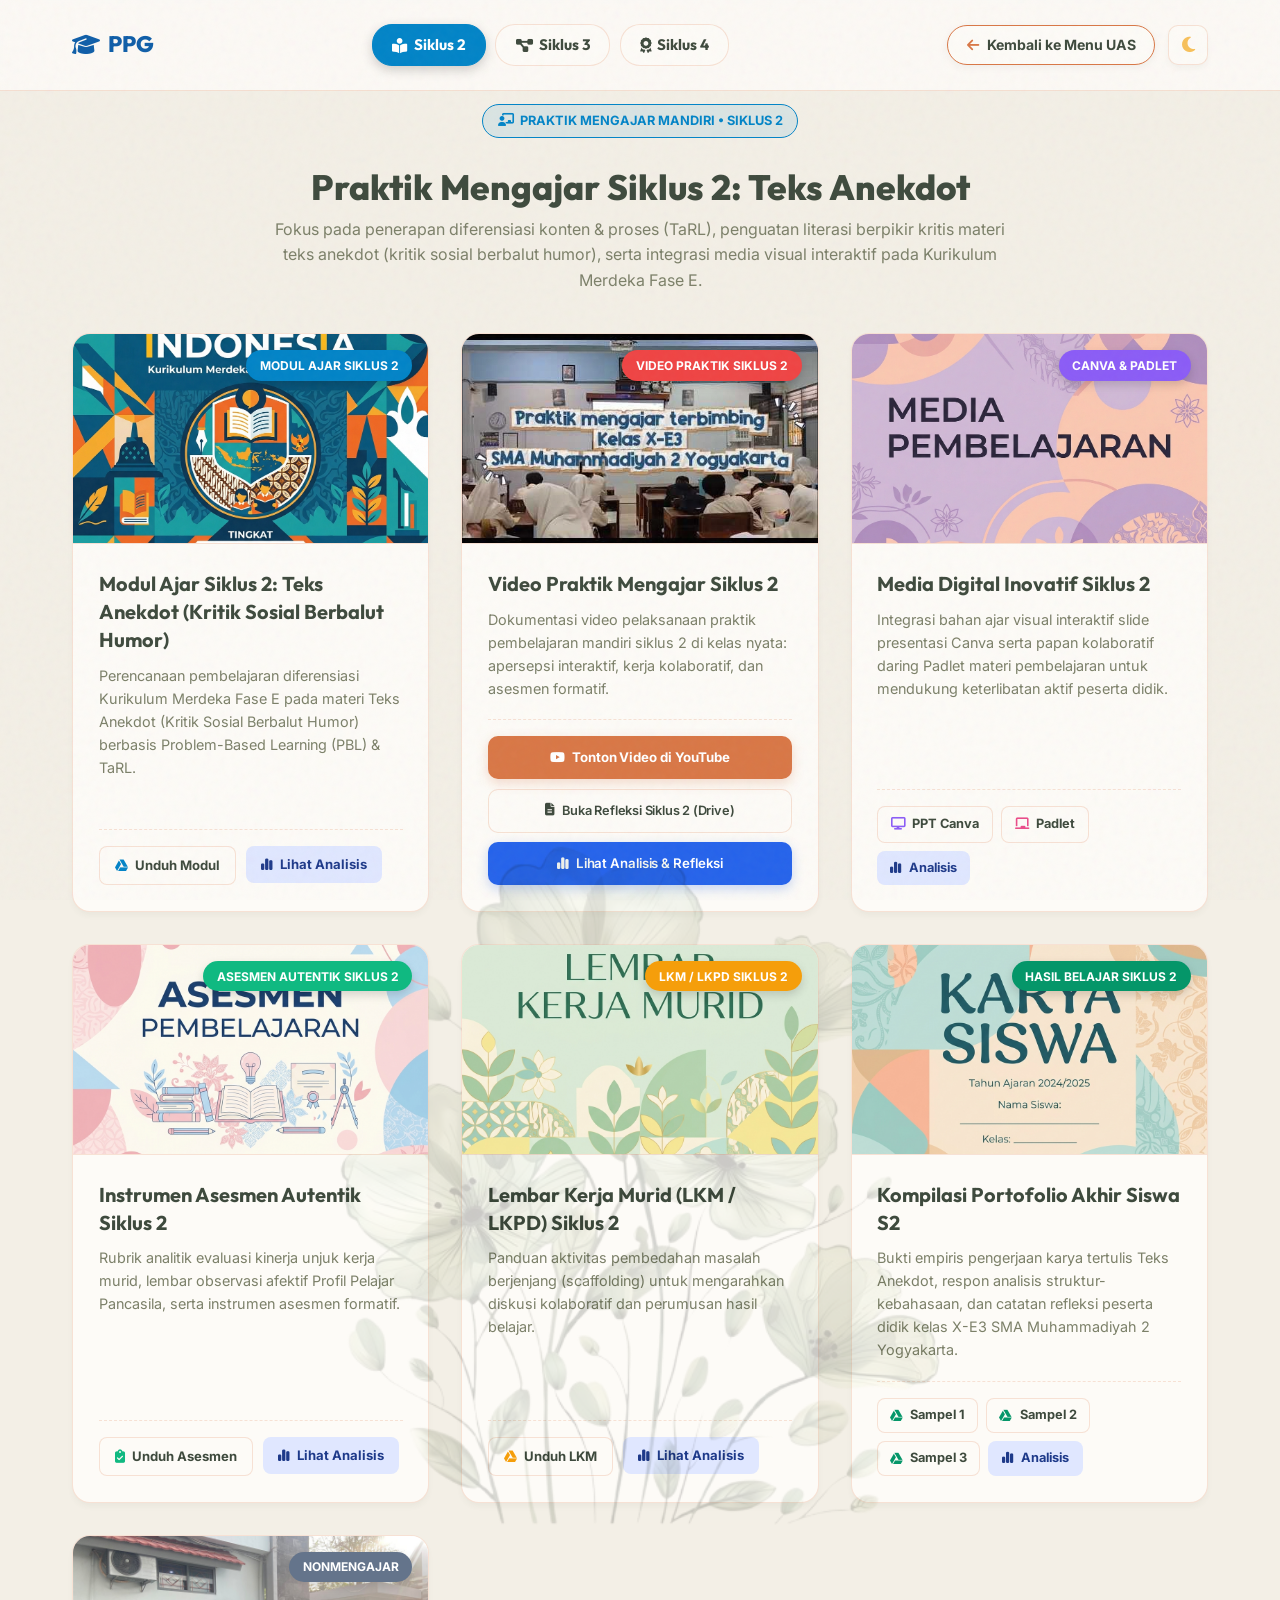
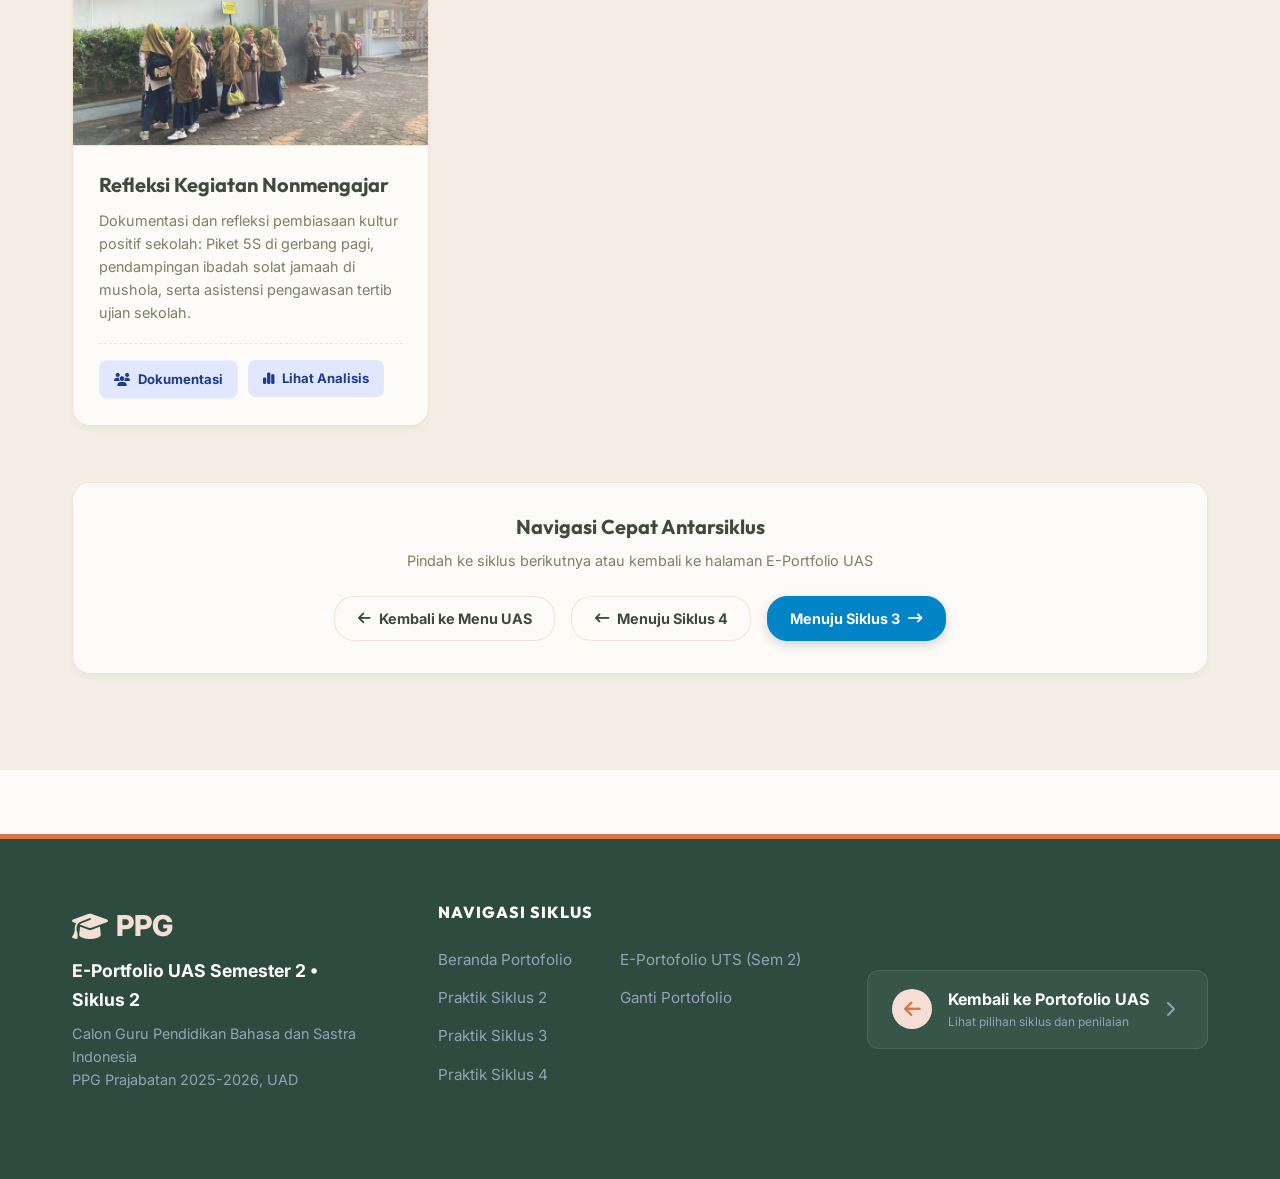
<file: portfolio-uas-siklus2.html>
<!DOCTYPE html>
<html lang="id" data-theme="light">
<head>
  <meta charset="UTF-8" />
  <meta name="viewport" content="width=device-width, initial-scale=1.0" />
  <meta name="referrer" content="strict-origin-when-cross-origin" />
  <meta name="description" content="Artifak Pembelajaran Siklus 2 - Praktik Mengajar Mandiri PPL II. E-Portfolio UAS Semester 2 Guru Profesional PPG." />
  <title>Artifak Siklus 2 | E-Portfolio UAS Semester 2</title>
  
  <!-- Favicon PPG -->
  <link rel="icon" href="LOGO WEB.jpg" type="image/jpeg" />

  <!-- Fonts -->
  <link rel="preconnect" href="https://fonts.googleapis.com" />
  <link rel="preconnect" href="https://fonts.gstatic.com" crossorigin />
  <link href="https://fonts.googleapis.com/css2?family=Inter:wght@300;400;500;600;700;800&family=Outfit:wght@400;500;600;700;800&display=swap" rel="stylesheet" />
  
  <!-- Font Awesome -->
  <link rel="stylesheet" href="https://cdnjs.cloudflare.com/ajax/libs/font-awesome/6.5.1/css/all.min.css" />
  
  <!-- CSS -->
  <link rel="stylesheet" href="style.css?v=2" />

  <style>
    /* ==============================================================
       High Contrast & Polished Navigation for Cycle Pages
       ============================================================== */
    
    /* Back Button in Navbar - Explicitly Visible in Light & Dark Mode */
    .btn-back-nav {
      display: inline-flex;
      align-items: center;
      gap: 0.5rem;
      padding: 0.5rem 1.15rem;
      border-radius: 20px;
      font-size: 0.88rem;
      font-weight: 700;
      text-decoration: none;
      background: var(--bg-primary);
      color: var(--text-primary) !important;
      border: 1.5px solid var(--accent);
      box-shadow: 0 2px 8px rgba(0, 0, 0, 0.05);
      transition: all 0.25s ease;
    }
    .btn-back-nav i {
      color: var(--accent);
      transition: transform 0.25s ease, color 0.25s ease;
    }
    .btn-back-nav:hover {
      background: var(--accent);
      color: #ffffff !important;
      border-color: var(--accent);
      transform: translateY(-2px);
      box-shadow: 0 4px 14px rgba(217, 119, 70, 0.3);
    }
    .btn-back-nav:hover i {
      color: #ffffff !important;
      transform: translateX(-3px);
    }

    /* Cycle Tabs in Center of Navbar */
    .cycle-nav-center {
      display: flex;
      gap: 0.6rem;
      list-style: none;
      margin: 0;
      padding: 0;
      align-items: center;
    }
    .cycle-nav-center li {
      margin: 0;
    }
    .cycle-nav-center a {
      font-family: var(--font-head);
      font-weight: 700;
      font-size: 0.95rem;
      padding: 0.5rem 1.2rem;
      border-radius: 20px;
      text-decoration: none;
      color: var(--text-primary) !important;
      border: 1.5px solid var(--glass-border);
      background: var(--bg-primary);
      transition: all 0.25s ease;
      display: inline-flex;
      align-items: center;
      gap: 0.4rem;
    }
    .cycle-nav-center a:hover {
      color: var(--accent) !important;
      border-color: var(--accent);
      background: rgba(217, 119, 70, 0.08);
      transform: translateY(-2px);
    }
    .cycle-nav-center a.active {
      color: #ffffff !important;
      background: #0284c7 !important;
      border-color: #0284c7 !important;
      box-shadow: 0 4px 12px rgba(0, 0, 0, 0.18);
    }

    /* Card File Draft Buttons - High Contrast */
    .btn-card-file {
      display: inline-flex;
      align-items: center;
      gap: 0.45rem;
      padding: 0.5rem 0.95rem;
      font-size: 0.82rem;
      font-weight: 700;
      border-radius: 8px;
      text-decoration: none;
      background: var(--bg-primary);
      color: var(--text-primary) !important;
      border: 1.5px solid var(--glass-border);
      transition: all 0.25s ease;
      cursor: pointer;
    }
    .btn-card-file:hover {
      background: rgba(217, 119, 70, 0.1);
      border-color: var(--accent);
      color: var(--accent) !important;
      transform: translateY(-1px);
    }

    /* Draft Badge */
    .badge-draft {
      font-size: 0.68rem;
      font-weight: 800;
      text-transform: uppercase;
      background: rgba(217, 119, 70, 0.15);
      color: var(--accent);
      padding: 2px 7px;
      border-radius: 4px;
      letter-spacing: 0.5px;
      margin-left: 4px;
    }

    /* Bottom Switcher Buttons */
    .btn-bottom-nav {
      display: inline-flex;
      align-items: center;
      gap: 0.5rem;
      padding: 0.65rem 1.4rem;
      border-radius: 20px;
      font-size: 0.9rem;
      font-weight: 700;
      text-decoration: none;
      background: var(--bg-primary);
      color: var(--text-primary) !important;
      border: 1.5px solid var(--glass-border);
      transition: all 0.25s ease;
    }
    .btn-bottom-nav:hover {
      border-color: var(--accent);
      color: var(--accent) !important;
      transform: translateY(-2px);
    }
    .btn-bottom-primary {
      display: inline-flex;
      align-items: center;
      gap: 0.5rem;
      padding: 0.65rem 1.4rem;
      border-radius: 20px;
      font-size: 0.9rem;
      font-weight: 700;
      text-decoration: none;
      background: #0284c7;
      color: #ffffff !important;
      border: 1.5px solid #0284c7;
      box-shadow: 0 4px 12px rgba(0, 0, 0, 0.15);
      transition: all 0.25s ease;
    }
    .btn-bottom-primary:hover {
      transform: translateY(-2px);
      box-shadow: 0 6px 16px rgba(0, 0, 0, 0.22);
      filter: brightness(1.08);
    }

    @media (max-width: 900px) {
      .cycle-nav-center {
        gap: 0.3rem;
      }
      .cycle-nav-center a {
        font-size: 0.85rem;
        padding: 0.4rem 0.8rem;
      }
      .btn-back-nav {
        font-size: 0.8rem;
        padding: 0.45rem 0.85rem;
      }
    }

    #videoPosterDisplayS2:hover .yt-play-icon-glow,
    #videoPosterDisplay:hover .yt-play-icon-glow {
      transform: scale(1.15) !important;
      box-shadow: 0 0 50px rgba(239, 68, 68, 0.95), 0 12px 32px rgba(0,0,0,0.7) !important;
    }
  </style>
</head>
<body>
  <!-- Clean & High-Contrast Navigation Bar -->
  <nav class="navbar" id="navbar">
    <div class="container" style="display: flex; justify-content: space-between; align-items: center;">
      <!-- Logo -->
      <a href="portfolio-uas-sem2.html#portfolio" class="nav-logo" aria-label="PPG Logo">
        <span class="logo-text" style="color: #0F5EA8; display: flex; align-items: center; gap: 8px; font-weight: 800; font-size: 1.4rem;">
          <i class="fa-solid fa-graduation-cap"></i> PPG
        </span>
      </a>

      <!-- Direct Cycle Switcher Tabs -->
      <ul class="cycle-nav-center">
        <li><a href="portfolio-uas-siklus2.html" class="active"><i class="fa-solid fa-book-open-reader"></i> Siklus 2</a></li>
        <li><a href="portfolio-uas-siklus3.html" class=""><i class="fa-solid fa-diagram-project"></i> Siklus 3</a></li>
        <li><a href="portfolio-uas-siklus4.html" class=""><i class="fa-solid fa-award"></i> Siklus 4</a></li>
      </ul>

      <!-- High-Contrast Back Button & Theme Toggle -->
      <div class="nav-actions" style="display: flex; align-items: center; gap: 0.8rem;">
        <a href="portfolio-uas-sem2.html#portfolio" class="btn-back-nav">
          <i class="fa-solid fa-arrow-left"></i> Kembali ke Menu UAS
        </a>
        <button class="action-btn theme-toggle" id="themeToggle" aria-label="Toggle dark mode" title="Mode Gelap/Terang">
          <i class="fa-solid fa-moon theme-icon"></i>
        </button>
      </div>
    </div>
  </nav>

  <!-- Cycle Content Section -->
  <section class="portfolio section" id="artefak" style="padding-top: 6.5rem;">
    <div class="container">

      <!-- Section Header -->
      <div class="section-header" style="text-align: center; margin-bottom: 2.5rem;">
        <div class="section-badge" style="background: rgba(2, 132, 199, 0.1); color: #0284c7; border-color: #0284c7; display: inline-flex; align-items: center; gap: 6px; padding: 0.35rem 0.9rem; border-radius: 20px; font-size: 0.8rem; font-weight: 700; border: 1px solid;">
          <i class="fa-solid fa-chalkboard-user"></i> PRAKTIK MENGAJAR MANDIRI &bull; SIKLUS 2
        </div>
        <h2 class="section-title" style="margin-top: 0.8rem; font-size: 2.2rem; font-family: var(--font-head); font-weight: 800;">Praktik Mengajar Siklus 2: Teks Anekdot</h2>
        <p class="section-subtitle" style="max-width: 750px; margin: 0.5rem auto 0 auto; color: var(--text-secondary); line-height: 1.6;">Fokus pada penerapan diferensiasi konten &amp; proses (TaRL), penguatan literasi berpikir kritis materi teks anekdot (kritik sosial berbalut humor), serta integrasi media visual interaktif pada Kurikulum Merdeka Fase E.</p>
      </div>

      <!-- Grid Cards Artefak Siklus (Sesuai Gambar 3) -->
      <div class="portfolio-grid" style="display: grid; grid-template-columns: repeat(auto-fill, minmax(320px, 1fr)); gap: 2rem; margin-top: 2rem;">
        
        <!-- Card 1: Modul Ajar -->
        <div class="portfolio-card" style="background: var(--bg-primary); border: 1px solid var(--glass-border); border-radius: 18px; overflow: hidden; box-shadow: var(--shadow-sm); transition: all 0.3s ease; display: flex; flex-direction: column;">
          <div class="card-image-wrapper" style="height: 210px; position: relative; overflow: hidden;">
            <img src="modul-cover.png" alt="Modul Ajar Siklus 2" style="width: 100%; height: 100%; object-fit: cover;">
            <div class="card-badge" style="position: absolute; top: 1rem; right: 1rem; background: #0284c7; color: white; padding: 0.35rem 0.85rem; border-radius: 20px; font-size: 0.75rem; font-weight: 700; box-shadow: 0 4px 10px rgba(0,0,0,0.15);">MODUL AJAR SIKLUS 2</div>
            <div class="card-overlay">
              <a href="https://drive.google.com/file/d/19YNXE7OJRJe8t8G3oAHKgu0dvJULXpFt/view?usp=sharing" target="_blank" rel="noopener noreferrer" class="overlay-content" style="text-decoration: none;">
                <i class="fa-solid fa-file-pdf"></i> Buka Modul di Drive
              </a>
            </div>
          </div>
          <div class="card-content" style="padding: 1.6rem; display: flex; flex-direction: column; flex: 1;">
            <h3 class="card-title" style="font-family: var(--font-head); font-size: 1.25rem; margin-bottom: 0.6rem; color: var(--text-primary);">Modul Ajar Siklus 2: Teks Anekdot (Kritik Sosial Berbalut Humor)</h3>
            <p class="card-desc" style="color: var(--text-secondary); font-size: 0.9rem; line-height: 1.6; margin-bottom: 1.2rem; flex: 1;">Perencanaan pembelajaran diferensiasi Kurikulum Merdeka Fase E pada materi Teks Anekdot (Kritik Sosial Berbalut Humor) berbasis Problem-Based Learning (PBL) &amp; TaRL.</p>
            <div style="display: flex; gap: 0.6rem; flex-wrap: wrap; margin-top: auto; padding-top: 1rem; border-top: 1px dashed var(--glass-border);">
              <a href="https://drive.google.com/file/d/19YNXE7OJRJe8t8G3oAHKgu0dvJULXpFt/view?usp=sharing" target="_blank" rel="noopener noreferrer" class="btn-card-file" style="text-decoration: none;">
                <i class="fa-brands fa-google-drive" style="color: #0284c7;"></i> Unduh Modul
              </a>
              <a href="#" class="btn-analysis" data-target="panelModulAjar" style="text-decoration: none; padding: 0.5rem 0.95rem; font-size: 0.82rem; border-radius: 8px;">
                <i class="fa-solid fa-chart-simple"></i> Lihat Analisis
              </a>
            </div>
          </div>
        </div>

        <!-- Card 2: Video Praktik Mengajar -->
        <div class="portfolio-card" style="background: var(--bg-primary); border: 1px solid var(--glass-border); border-radius: 18px; overflow: hidden; box-shadow: var(--shadow-sm); transition: all 0.3s ease; display: flex; flex-direction: column;">
          <div class="card-image-wrapper" style="height: 210px; position: relative; overflow: hidden;">
            <img src="https://img.youtube.com/vi/YR-jmlX4Spg/hqdefault.jpg" alt="Video Praktik Siklus 2" style="width: 100%; height: 100%; object-fit: cover;" onerror="this.src='video-praktik-thumb.jpg';">
            <div class="card-badge" style="position: absolute; top: 1rem; right: 1rem; background: #ef4444; color: white; padding: 0.35rem 0.85rem; border-radius: 20px; font-size: 0.75rem; font-weight: 700; box-shadow: 0 4px 10px rgba(0,0,0,0.15);">VIDEO PRAKTIK SIKLUS 2</div>
            <div class="card-overlay" style="display: flex; flex-direction: column; gap: 8px; justify-content: center; align-items: center;">
              <a href="https://youtu.be/YR-jmlX4Spg?si=s2_N_w-GACZlJgEt" target="_blank" class="overlay-content" style="text-decoration: none; padding: 0.45rem 0.95rem; font-size: 0.85rem;">
                <i class="fa-brands fa-youtube"></i> Tonton di YouTube
              </a>
              <a href="https://drive.google.com/file/d/1Lso4dN5qpXCMC-4toWi9rhqlKtJXbovQ/view?usp=sharing" target="_blank" class="overlay-content" style="text-decoration: none; padding: 0.45rem 0.95rem; font-size: 0.85rem; background: rgba(217, 119, 70, 0.9);">
                <i class="fa-solid fa-file-lines"></i> Buka Refleksi Siklus 2 di Drive
              </a>
              <a href="#" class="btn-analysis overlay-content" data-target="panelVideoPraktik" style="text-decoration: none; padding: 0.45rem 0.95rem; font-size: 0.85rem; background: rgba(16, 185, 129, 0.9);">
                <i class="fa-solid fa-chart-simple"></i> Lihat Analisis &amp; Refleksi
              </a>
            </div>
          </div>
          <div class="card-content" style="padding: 1.6rem; display: flex; flex-direction: column; flex: 1;">
            <h3 class="card-title" style="font-family: var(--font-head); font-size: 1.25rem; margin-bottom: 0.6rem; color: var(--text-primary);">Video Praktik Mengajar Siklus 2</h3>
            <p class="card-desc" style="color: var(--text-secondary); font-size: 0.9rem; line-height: 1.6; margin-bottom: 1.2rem; flex: 1;">Dokumentasi video pelaksanaan praktik pembelajaran mandiri siklus 2 di kelas nyata: apersepsi interaktif, kerja kolaboratif, dan asesmen formatif.</p>
            <div style="display: flex; flex-direction: column; gap: 0.6rem; margin-top: auto; padding-top: 1rem; border-top: 1px dashed var(--glass-border); width: 100%;">
              <a href="https://youtu.be/YR-jmlX4Spg?si=s2_N_w-GACZlJgEt" target="_blank" rel="noopener noreferrer" class="btn-action-primary" style="width: 100%;">
                <i class="fa-brands fa-youtube"></i> Tonton Video di YouTube
              </a>
              <a href="https://drive.google.com/file/d/1Lso4dN5qpXCMC-4toWi9rhqlKtJXbovQ/view?usp=sharing" target="_blank" rel="noopener noreferrer" class="btn-action-secondary" style="width: 100%;">
                <i class="fa-solid fa-file-lines"></i> <span>Buka Refleksi Siklus 2 (Drive)</span>
              </a>
              <a href="#" class="btn-action-tertiary btn-analysis" data-target="panelVideoPraktik" style="width: 100%;">
                <i class="fa-solid fa-chart-simple"></i> Lihat Analisis &amp; Refleksi
              </a>
            </div>
          </div>
        </div>

        <!-- Card 3: Media Pembelajaran Inovatif -->
        <div class="portfolio-card" style="background: var(--bg-primary); border: 1px solid var(--glass-border); border-radius: 18px; overflow: hidden; box-shadow: var(--shadow-sm); transition: all 0.3s ease; display: flex; flex-direction: column;">
          <div class="card-image-wrapper" style="height: 210px; position: relative; overflow: hidden;">
            <img src="media-cover.png" alt="Media Pembelajaran Siklus 2" style="width: 100%; height: 100%; object-fit: cover;">
            <div class="card-badge" style="position: absolute; top: 1rem; right: 1rem; background: #8b5cf6; color: white; padding: 0.35rem 0.85rem; border-radius: 20px; font-size: 0.75rem; font-weight: 700; box-shadow: 0 4px 10px rgba(0,0,0,0.15);">CANVA &amp; PADLET</div>
            <div class="card-overlay" style="display: flex; flex-direction: column; gap: 8px; justify-content: center; align-items: center;">
              <a href="https://canva.link/wjmrfcutmdp30po" target="_blank" rel="noopener noreferrer" class="overlay-content" style="text-decoration: none; padding: 0.4rem 0.9rem; font-size: 0.85rem;">
                <i class="fa-solid fa-display"></i> Buka PPT Canva
              </a>
              <a href="https://padlet.com/peserta25616/x-e3-teks-anekdot-5tdzn4z505u9nqnb" target="_blank" rel="noopener noreferrer" class="overlay-content" style="text-decoration: none; padding: 0.4rem 0.9rem; font-size: 0.85rem; background: rgba(234, 76, 137, 0.9);">
                <i class="fa-solid fa-chalkboard"></i> Buka Padlet
              </a>
            </div>
          </div>
          <div class="card-content" style="padding: 1.6rem; display: flex; flex-direction: column; flex: 1;">
            <h3 class="card-title" style="font-family: var(--font-head); font-size: 1.25rem; margin-bottom: 0.6rem; color: var(--text-primary);">Media Digital Inovatif Siklus 2</h3>
            <p class="card-desc" style="color: var(--text-secondary); font-size: 0.9rem; line-height: 1.6; margin-bottom: 1.2rem; flex: 1;">Integrasi bahan ajar visual interaktif slide presentasi Canva serta papan kolaboratif daring Padlet materi pembelajaran untuk mendukung keterlibatan aktif peserta didik.</p>
            <div style="display: flex; gap: 0.5rem; flex-wrap: wrap; margin-top: auto; padding-top: 1rem; border-top: 1px dashed var(--glass-border);">
              <a href="https://canva.link/wjmrfcutmdp30po" target="_blank" rel="noopener noreferrer" class="btn-card-file" style="padding: 0.45rem 0.8rem; font-size: 0.8rem; text-decoration: none;">
                <i class="fa-solid fa-display" style="color: #8b5cf6;"></i> PPT Canva
              </a>
              <a href="https://padlet.com/peserta25616/x-e3-teks-anekdot-5tdzn4z505u9nqnb" target="_blank" rel="noopener noreferrer" class="btn-card-file" style="padding: 0.45rem 0.8rem; font-size: 0.8rem; text-decoration: none;">
                <i class="fa-solid fa-chalkboard" style="color: #ea4c89;"></i> Padlet
              </a>
              <a href="#" class="btn-analysis" data-target="panelMedia" style="text-decoration: none; padding: 0.45rem 0.8rem; font-size: 0.8rem; border-radius: 8px;">
                <i class="fa-solid fa-chart-simple"></i> Analisis
              </a>
            </div>
          </div>
        </div>

        <!-- Card 4: Instrumen Asesmen Autentik -->
        <div class="portfolio-card" style="background: var(--bg-primary); border: 1px solid var(--glass-border); border-radius: 18px; overflow: hidden; box-shadow: var(--shadow-sm); transition: all 0.3s ease; display: flex; flex-direction: column;">
          <div class="card-image-wrapper" style="height: 210px; position: relative; overflow: hidden;">
            <img src="asesmen-cover.png" alt="Asesmen Siklus 2" style="width: 100%; height: 100%; object-fit: cover;">
            <div class="card-badge" style="position: absolute; top: 1rem; right: 1rem; background: #10b981; color: white; padding: 0.35rem 0.85rem; border-radius: 20px; font-size: 0.75rem; font-weight: 700; box-shadow: 0 4px 10px rgba(0,0,0,0.15);">ASESMEN AUTENTIK SIKLUS 2</div>
            <div class="card-overlay">
              <a href="https://drive.google.com/file/d/19YNXE7OJRJe8t8G3oAHKgu0dvJULXpFt/view?usp=sharing" target="_blank" rel="noopener noreferrer" class="overlay-content" style="text-decoration: none;">
                <i class="fa-solid fa-clipboard-check"></i> Unduh Asesmen di Drive
              </a>
            </div>
          </div>
          <div class="card-content" style="padding: 1.6rem; display: flex; flex-direction: column; flex: 1;">
            <h3 class="card-title" style="font-family: var(--font-head); font-size: 1.25rem; margin-bottom: 0.6rem; color: var(--text-primary);">Instrumen Asesmen Autentik Siklus 2</h3>
            <p class="card-desc" style="color: var(--text-secondary); font-size: 0.9rem; line-height: 1.6; margin-bottom: 1.2rem; flex: 1;">Rubrik analitik evaluasi kinerja unjuk kerja murid, lembar observasi afektif Profil Pelajar Pancasila, serta instrumen asesmen formatif.</p>
            <div style="display: flex; gap: 0.6rem; flex-wrap: wrap; margin-top: auto; padding-top: 1rem; border-top: 1px dashed var(--glass-border);">
              <a href="https://drive.google.com/file/d/19YNXE7OJRJe8t8G3oAHKgu0dvJULXpFt/view?usp=sharing" target="_blank" rel="noopener noreferrer" class="btn-card-file" style="text-decoration: none;">
                <i class="fa-solid fa-clipboard-check" style="color: #10b981;"></i> Unduh Asesmen
              </a>
              <a href="#" class="btn-analysis" data-target="panelAsesmen" style="text-decoration: none; padding: 0.5rem 0.95rem; font-size: 0.82rem; border-radius: 8px;">
                <i class="fa-solid fa-chart-simple"></i> Lihat Analisis
              </a>
            </div>
          </div>
        </div>

        <!-- Card 5: Lembar Kerja Peserta Didik (LKPD) -->
        <div class="portfolio-card" style="background: var(--bg-primary); border: 1px solid var(--glass-border); border-radius: 18px; overflow: hidden; box-shadow: var(--shadow-sm); transition: all 0.3s ease; display: flex; flex-direction: column;">
          <div class="card-image-wrapper" style="height: 210px; position: relative; overflow: hidden;">
            <img src="lkm-cover.png" alt="LKPD Siklus 2" style="width: 100%; height: 100%; object-fit: cover;">
            <div class="card-badge" style="position: absolute; top: 1rem; right: 1rem; background: #f59e0b; color: white; padding: 0.35rem 0.85rem; border-radius: 20px; font-size: 0.75rem; font-weight: 700; box-shadow: 0 4px 10px rgba(0,0,0,0.15);">LKM / LKPD SIKLUS 2</div>
            <div class="card-overlay">
              <a href="https://drive.google.com/file/d/1NSc8ehjLjF83yd_PMFlmKihS2p2Rv1QT/view?usp=sharing" target="_blank" rel="noopener noreferrer" class="overlay-content" style="text-decoration: none;">
                <i class="fa-solid fa-file-lines"></i> Buka LKM di Drive
              </a>
            </div>
          </div>
          <div class="card-content" style="padding: 1.6rem; display: flex; flex-direction: column; flex: 1;">
            <h3 class="card-title" style="font-family: var(--font-head); font-size: 1.25rem; margin-bottom: 0.6rem; color: var(--text-primary);">Lembar Kerja Murid (LKM / LKPD) Siklus 2</h3>
            <p class="card-desc" style="color: var(--text-secondary); font-size: 0.9rem; line-height: 1.6; margin-bottom: 1.2rem; flex: 1;">Panduan aktivitas pembedahan masalah berjenjang (scaffolding) untuk mengarahkan diskusi kolaboratif dan perumusan hasil belajar.</p>
            <div style="display: flex; gap: 0.6rem; flex-wrap: wrap; margin-top: auto; padding-top: 1rem; border-top: 1px dashed var(--glass-border);">
              <a href="https://drive.google.com/file/d/1NSc8ehjLjF83yd_PMFlmKihS2p2Rv1QT/view?usp=sharing" target="_blank" rel="noopener noreferrer" class="btn-card-file" style="text-decoration: none;">
                <i class="fa-brands fa-google-drive" style="color: #f59e0b;"></i> Unduh LKM
              </a>
              <a href="#" class="btn-analysis" data-target="panelLKPD" style="text-decoration: none; padding: 0.5rem 0.95rem; font-size: 0.82rem; border-radius: 8px;">
                <i class="fa-solid fa-chart-simple"></i> Lihat Analisis
              </a>
            </div>
          </div>
        </div>

        <!-- Card 6: Portofolio Hasil Belajar Siswa -->
        <div class="portfolio-card" style="background: var(--bg-primary); border: 1px solid var(--glass-border); border-radius: 18px; overflow: hidden; box-shadow: var(--shadow-sm); transition: all 0.3s ease; display: flex; flex-direction: column;">
          <div class="card-image-wrapper" style="height: 210px; position: relative; overflow: hidden;">
            <img src="karya-siswa-cover.png" alt="Hasil Kerja Siswa Siklus 2" style="width: 100%; height: 100%; object-fit: cover;">
            <div class="card-badge" style="position: absolute; top: 1rem; right: 1rem; background: #059669; color: white; padding: 0.35rem 0.85rem; border-radius: 20px; font-size: 0.75rem; font-weight: 700; box-shadow: 0 4px 10px rgba(0,0,0,0.15);">HASIL BELAJAR SIKLUS 2</div>
            <div class="card-overlay" style="display: flex; flex-direction: column; gap: 8px; justify-content: center; align-items: center;">
              <a href="https://drive.google.com/file/d/1qO10wjr1dkHhhADO6oa81HkqWtghyDvS/view?usp=sharing" target="_blank" rel="noopener noreferrer" class="overlay-content" style="text-decoration: none; padding: 0.45rem 0.95rem; font-size: 0.85rem;">
                <i class="fa-solid fa-file-pdf"></i> Sampel Karya 1
              </a>
              <a href="https://drive.google.com/file/d/1nYZ3fk7Cd0zEmLPkWN8-uJECupVXwlhP/view?usp=sharing" target="_blank" rel="noopener noreferrer" class="overlay-content" style="text-decoration: none; padding: 0.45rem 0.95rem; font-size: 0.85rem;">
                <i class="fa-solid fa-file-pdf"></i> Sampel Karya 2
              </a>
              <a href="https://drive.google.com/file/d/1T8D9G36Y8WfOpZLF_DI4LyRGvHEoVb8d/view?usp=sharing" target="_blank" rel="noopener noreferrer" class="overlay-content" style="text-decoration: none; padding: 0.45rem 0.95rem; font-size: 0.85rem;">
                <i class="fa-solid fa-file-pdf"></i> Sampel Karya 3
              </a>
              <a href="#" class="btn-analysis overlay-content" data-target="panelKaryaSiswa" style="text-decoration: none; padding: 0.45rem 0.95rem; font-size: 0.85rem; background: rgba(16, 185, 129, 0.9);">
                <i class="fa-solid fa-chart-simple"></i> Lihat Analisis
              </a>
            </div>
          </div>
          <div class="card-content" style="padding: 1.6rem; display: flex; flex-direction: column; flex: 1;">
            <h3 class="card-title" style="font-family: var(--font-head); font-size: 1.25rem; margin-bottom: 0.6rem; color: var(--text-primary);">Kompilasi Portofolio Akhir Siswa S2</h3>
            <p class="card-desc" style="color: var(--text-secondary); font-size: 0.9rem; line-height: 1.6; margin-bottom: 1.2rem; flex: 1;">Bukti empiris pengerjaan karya tertulis Teks Anekdot, respon analisis struktur-kebahasaan, dan catatan refleksi peserta didik kelas X-E3 SMA Muhammadiyah 2 Yogyakarta.</p>
            <div style="display: flex; gap: 0.5rem; flex-wrap: wrap; margin-top: auto; padding-top: 1rem; border-top: 1px dashed var(--glass-border); align-items: center;">
              <a href="https://drive.google.com/file/d/1qO10wjr1dkHhhADO6oa81HkqWtghyDvS/view?usp=sharing" target="_blank" rel="noopener noreferrer" class="btn-card-file" style="text-decoration: none; padding: 0.4rem 0.75rem; font-size: 0.8rem;">
                <i class="fa-brands fa-google-drive" style="color: #059669;"></i> Sampel 1
              </a>
              <a href="https://drive.google.com/file/d/1nYZ3fk7Cd0zEmLPkWN8-uJECupVXwlhP/view?usp=sharing" target="_blank" rel="noopener noreferrer" class="btn-card-file" style="text-decoration: none; padding: 0.4rem 0.75rem; font-size: 0.8rem;">
                <i class="fa-brands fa-google-drive" style="color: #059669;"></i> Sampel 2
              </a>
              <a href="https://drive.google.com/file/d/1T8D9G36Y8WfOpZLF_DI4LyRGvHEoVb8d/view?usp=sharing" target="_blank" rel="noopener noreferrer" class="btn-card-file" style="text-decoration: none; padding: 0.4rem 0.75rem; font-size: 0.8rem;">
                <i class="fa-brands fa-google-drive" style="color: #059669;"></i> Sampel 3
              </a>
              <a href="#" class="btn-analysis" data-target="panelKaryaSiswa" style="text-decoration: none; padding: 0.45rem 0.85rem; font-size: 0.8rem; border-radius: 8px;">
                <i class="fa-solid fa-chart-simple"></i> Analisis
              </a>
            </div>
          </div>
        </div>

        <!-- Card 7: Laporan Refleksi Kegiatan Nonmengajar -->
        <div class="portfolio-card" style="background: var(--bg-primary); border: 1px solid var(--glass-border); border-radius: 18px; overflow: hidden; box-shadow: var(--shadow-sm); transition: all 0.3s ease; display: flex; flex-direction: column;">
          <div class="card-image-wrapper" style="height: 210px; position: relative; overflow: hidden;">
            <img src="PIket 5S.jpeg" alt="Laporan Kegiatan Nonmengajar" style="width: 100%; height: 100%; object-fit: cover;">
            <div class="card-badge" style="position: absolute; top: 1rem; right: 1rem; background: #64748b; color: white; padding: 0.35rem 0.85rem; border-radius: 20px; font-size: 0.75rem; font-weight: 700; box-shadow: 0 4px 10px rgba(0,0,0,0.15);">NONMENGAJAR</div>
            <div class="card-overlay">
              <a href="#" class="btn-analysis overlay-content" data-target="panelNonmengajar" style="text-decoration: none;">
                <i class="fa-solid fa-handshake-angle"></i> Telaah Kegiatan Nonmengajar
              </a>
            </div>
          </div>
          <div class="card-content" style="padding: 1.6rem; display: flex; flex-direction: column; flex: 1;">
            <h3 class="card-title" style="font-family: var(--font-head); font-size: 1.25rem; margin-bottom: 0.6rem; color: var(--text-primary);">Refleksi Kegiatan Nonmengajar</h3>
            <p class="card-desc" style="color: var(--text-secondary); font-size: 0.9rem; line-height: 1.6; margin-bottom: 1.2rem; flex: 1;">Dokumentasi dan refleksi pembiasaan kultur positif sekolah: Piket 5S di gerbang pagi, pendampingan ibadah solat jamaah di mushola, serta asistensi pengawasan tertib ujian sekolah.</p>
            <div style="display: flex; gap: 0.6rem; flex-wrap: wrap; margin-top: auto; padding-top: 1rem; border-top: 1px dashed var(--glass-border);">
              <a href="#" class="btn-analysis btn btn-outline" data-target="panelNonmengajar" style="padding: 0.5rem 0.9rem; font-size: 0.82rem; border-radius: 8px; text-decoration: none;">
                <i class="fa-solid fa-users"></i> Dokumentasi
              </a>
              <a href="#" class="btn-analysis" data-target="panelNonmengajar" style="text-decoration: none; padding: 0.5rem 0.95rem; font-size: 0.82rem; border-radius: 8px;">
                <i class="fa-solid fa-chart-simple"></i> Lihat Analisis
              </a>
            </div>
          </div>
        </div>

      </div>

      <!-- Bottom Nav Switcher Card -->
      <div style="margin-top: 3.5rem; padding: 2rem; background: var(--bg-primary); border: 1px solid var(--glass-border); border-radius: 18px; text-align: center; box-shadow: var(--shadow-sm);">
        <h4 style="font-family: var(--font-head); font-size: 1.25rem; margin-bottom: 0.6rem; color: var(--text-primary);">Navigasi Cepat Antarsiklus</h4>
        <p style="color: var(--text-secondary); font-size: 0.9rem; margin-bottom: 1.5rem;">Pindah ke siklus berikutnya atau kembali ke halaman E-Portfolio UAS</p>
        <div style="display: flex; justify-content: center; gap: 1rem; flex-wrap: wrap;">
          <a href="portfolio-uas-sem2.html#portfolio" class="btn-bottom-nav"><i class="fa-solid fa-arrow-left"></i> Kembali ke Menu UAS</a>
          <a href="portfolio-uas-siklus4.html" class="btn-bottom-nav"><i class="fa-solid fa-arrow-left-long"></i> Menuju Siklus 4</a>
          <a href="portfolio-uas-siklus3.html" class="btn-bottom-primary">Menuju Siklus 3 <i class="fa-solid fa-arrow-right-long"></i></a>
        </div>
      </div>

    </div>
  </section>

  <!-- Footer Section -->
  <footer class="footer" style="margin-top: 4rem;">
    <div class="container">
      <div class="footer-content">
        <div class="footer-brand">
          <div class="footer-logo">
            <i class="fa-solid fa-graduation-cap"></i> PPG
          </div>
          <p class="footer-brand-title">E-Portfolio UAS Semester 2 &bull; Siklus 2</p>
          <p class="footer-brand-desc">Calon Guru Pendidikan Bahasa dan Sastra Indonesia<br>PPG Prajabatan 2025-2026, UAD</p>
        </div>

        <div class="footer-nav">
          <h4 class="footer-heading">NAVIGASI SIKLUS</h4>
          <div class="footer-links">
            <ul class="footer-link-col">
              <li><a href="portfolio-uas-sem2.html">Beranda Portofolio</a></li>
              <li><a href="portfolio-uas-siklus2.html">Praktik Siklus 2</a></li>
              <li><a href="portfolio-uas-siklus3.html">Praktik Siklus 3</a></li>
              <li><a href="portfolio-uas-siklus4.html">Praktik Siklus 4</a></li>
            </ul>
            <ul class="footer-link-col">
              <li><a href="portfolio-uts-sem2.html">E-Portofolio UTS (Sem 2)</a></li>
              <li><a href="index.html">Ganti Portofolio</a></li>
            </ul>
          </div>
        </div>
        
        <div class="footer-actions">
          <a href="portfolio-uas-sem2.html#portfolio" class="btn-ganti-portfolio">
            <div class="btn-gp-icon"><i class="fa-solid fa-arrow-left"></i></div>
            <div class="btn-gp-text">
              <span class="btn-gp-title">Kembali ke Portofolio UAS</span>
              <span class="btn-gp-desc">Lihat pilihan siklus dan penilaian</span>
            </div>
            <i class="fa-solid fa-chevron-right btn-gp-arrow"></i>
          </a>
        </div>
      </div>
    </div>
  </footer>

  <!-- ==================== ANALYSIS PANELS SIKLUS 2 ==================== -->
  <div class="analysis-overlay" id="analysisOverlay"></div>

  <!-- Panel 1: Modul Ajar -->
  <div class="analysis-panel" id="panelModulAjar">
    <div class="panel-header">
      <div>
        <h3 class="panel-title">Analisis Modul Ajar Siklus 2: Teks Anekdot (Kritik Sosial Berbalut Humor)</h3>
        <p class="panel-subtitle">Praktik Mengajar Mandiri Siklus 2 &bull; Fase E (Problem-Based Learning (PBL) &amp; TaRL)</p>
      </div>
      <button class="btn-close-panel" aria-label="Tutup Panel"><i class="fa-solid fa-xmark"></i></button>
    </div>
    <div class="panel-content">
      <div class="panel-section">
        <h4 class="panel-section-title"><i class="fa-solid fa-circle-info" style="color: var(--accent);"></i> Konteks Pembelajaran</h4>
        <p class="panel-text">Modul ajar ini dirancang untuk pelaksanaan Praktik Mengajar Mandiri Siklus 2 pada peserta didik kelas X SMA mitra dengan heterogenitas kesiapan belajar. Fokus pada pembelajaran Teks Anekdot (Kritik Sosial Berbalut Humor) melalui pendekatan Problem-Based Learning (PBL) &amp; TaRL.</p>
      </div>
      <div class="panel-section">
        <h4 class="panel-section-title"><i class="fa-solid fa-bullseye" style="color: var(--accent);"></i> Tujuan Pembelajaran</h4>
        <div class="panel-blockquote">
          Peserta didik mampu menguasai capaian pembelajaran elemen membaca/memirsa dan menulis/berbicara pada materi Teks Anekdot (Kritik Sosial Berbalut Humor) secara komprehensif, bernalar kritis, dan bergotong royong.
        </div>
      </div>
      <div class="panel-section">
        <h4 class="panel-section-title"><i class="fa-solid fa-thumbs-up" style="color: #10B981;"></i> Kelebihan Rancangan Modul</h4>
        <p class="panel-text">Sintaks pembelajaran terstruktur dengan perancah (scaffolding) bertingkat; diferensiasi konten dan proses diterapkan sesuai profil belajar siswa; asesmen formatif terintegrasi di setiap fase instruksional.</p>
      </div>
      <div class="panel-section">
        <h4 class="panel-section-title"><i class="fa-solid fa-triangle-exclamation" style="color: #EF4444;"></i> Kekurangan &amp; Kendala Lapangan</h4>
        <p class="panel-text">Manajemen transisi alokasi waktu dari stimulasi pemantik menuju aktivitas kelompok menuntut pengawasan durasi yang ketat agar tahap refleksi metakognitif tercapai paripurna.</p>
      </div>
      <div class="panel-section">
        <h4 class="panel-section-title"><i class="fa-solid fa-book-bookmark" style="color: #3B82F6;"></i> Kajian Teori Integratif</h4>
        <ul class="panel-list">
          <li><strong>Teaching at the Right Level (TaRL):</strong> Pengelompokan siswa berdasarkan kesiapan literasi awal.</li>
          <li><strong>Zone of Proximal Development (ZPD - Vygotsky):</strong> Pendampingan berjenjang hingga tercapainya kemandirian kognitif siswa.</li>
          <li><strong>Understanding by Design (UbD):</strong> Menetapkan bukti capaian pembelajaran sebelum mendesain aktivitas kelas.</li>
        </ul>
      </div>
      <div class="panel-section">
        <h4 class="panel-section-title"><i class="fa-solid fa-lightbulb" style="color: #F59E0B;"></i> Tindak Lanjut &amp; Mitigasi Reflektif</h4>
        <p class="panel-text">Mengoptimalkan lembar panduan peran kelompok dan pembagian alokasi waktu per sintaks secara tertulis di papan kelas.</p>
      </div>
      <div class="panel-section">
        <div style="display: flex; justify-content: space-between; align-items: center; border-bottom: 2px dashed rgba(0,0,0,0.05); padding-bottom: 0.5rem; margin-bottom: 1rem; flex-wrap: wrap; gap: 0.5rem;">
          <h4 class="panel-section-title" style="margin-bottom: 0; border: none; padding-bottom: 0;">Pratinjau Dokumen Modul Ajar</h4>
          <a href="https://drive.google.com/file/d/19YNXE7OJRJe8t8G3oAHKgu0dvJULXpFt/view?usp=sharing" target="_blank" rel="noopener noreferrer" class="btn btn-primary" style="padding: 0.4rem 1rem; font-size: 0.85rem;"><i class="fa-solid fa-arrow-up-right-from-square"></i> Buka di Google Drive</a>
        </div>
        <div style="border: 1px solid var(--glass-border); border-radius: 12px; overflow: hidden; height: 500px; background: #1e241e;">
          <iframe src="https://drive.google.com/file/d/19YNXE7OJRJe8t8G3oAHKgu0dvJULXpFt/preview" width="100%" height="100%" allow="autoplay" style="border: none; display: block;" loading="lazy"></iframe>
        </div>
      </div>
    </div>
  </div>

  <!-- Panel 2: Video Praktik -->
  <div class="analysis-panel" id="panelVideoPraktik">
    <div class="panel-header">
      <div>
        <h3 class="panel-title">Analisis Pelaksanaan: Video Praktik Mengajar Siklus 2</h3>
        <p class="panel-subtitle">Praktik Mengajar Mandiri Siklus 2 &bull; Dokumentasi Kelas Nyata</p>
      </div>
      <button class="btn-close-panel" aria-label="Tutup Panel"><i class="fa-solid fa-xmark"></i></button>
    </div>
    <div class="panel-content">
      <div class="panel-section">
        <h4 class="panel-section-title"><i class="fa-solid fa-circle-info" style="color: var(--accent);"></i> Konteks Video</h4>
        <p class="panel-text">Video merekam dinamika pembelajaran 2 JP (2 x 45 menit) di kelas X SMA mitra: menampilkan tahapan apersepsi, orientasi masalah, interaksi kelompok, presentasi unjuk kerja, dan refleksi akhir.</p>
      </div>
      <div class="panel-section">
        <h4 class="panel-section-title"><i class="fa-solid fa-bullseye" style="color: var(--accent);"></i> Tujuan Dokumentasi</h4>
        <div class="panel-blockquote">
          Menjadi bukti autentik kemampuan pengelolaan kelas calon guru dalam membimbing murid, merespon dinamika interaksi, serta menerapkan asesmen formatif otentik secara langsung.
        </div>
      </div>
      <div class="panel-section">
        <h4 class="panel-section-title"><i class="fa-solid fa-thumbs-up" style="color: #10B981;"></i> Kelebihan Praktik</h4>
        <p class="panel-text">Komunikasi dialogis guru terbangun empatik; iklim kelas aman secara psikologis bagi seluruh siswa; pemberian apresiasi positif menumbuhkan motivasi intrinsik belajar.</p>
      </div>
      <div class="panel-section">
        <h4 class="panel-section-title"><i class="fa-solid fa-triangle-exclamation" style="color: #EF4444;"></i> Catatan Evaluatif</h4>
        <p class="panel-text">Perlu pemerataan sirkulasi pendampingan kelompok di deretan bangku sudut agar seluruh murid mendapatkan waktu asistensi yang proporsional.</p>
      </div>
      <div class="panel-section">
        <h4 class="panel-section-title"><i class="fa-solid fa-book-bookmark" style="color: #3B82F6;"></i> Kajian Teori Integratif</h4>
        <ul class="panel-list">
          <li><strong>Interaksionisme Simbolik:</strong> Tuturan dan gestur guru membangun rasa dihargai dan partisipasi aktif murid.</li>
          <li><strong>Social-Emotional Learning (SEL):</strong> Penguatan kesadaran diri dan keterampilan berelasi antarsiswa di kelas.</li>
        </ul>
      </div>
      <div class="panel-section">
        <div style="display: flex; justify-content: space-between; align-items: center; border-bottom: 2px dashed rgba(0,0,0,0.05); padding-bottom: 0.5rem; margin-bottom: 1rem; flex-wrap: wrap; gap: 0.6rem;">
          <h4 class="panel-section-title" style="margin-bottom: 0; border: none; padding-bottom: 0;">Tayangan Video &amp; Refleksi Mengajar</h4>
          <div style="display: flex; gap: 0.5rem; align-items: center; flex-wrap: wrap;">
            <a href="https://drive.google.com/file/d/1Lso4dN5qpXCMC-4toWi9rhqlKtJXbovQ/view?usp=sharing" target="_blank" rel="noopener noreferrer" class="btn btn-outline" style="padding: 0.45rem 1rem; font-size: 0.82rem; border-radius: 8px; text-decoration: none; display: inline-flex; align-items: center; gap: 6px;">
              <i class="fa-solid fa-file-lines"></i> Buka Refleksi Siklus 2 (Drive)
            </a>
            <a href="https://youtu.be/YR-jmlX4Spg?si=s2_N_w-GACZlJgEt" target="_blank" rel="noopener noreferrer" class="btn btn-primary" style="padding: 0.45rem 1.1rem; font-size: 0.85rem; background: #ef4444; border-color: #ef4444; border-radius: 8px; text-decoration: none; display: inline-flex; align-items: center; gap: 6px; box-shadow: 0 4px 12px rgba(239, 68, 68, 0.3); color: #ffffff !important;">
              <i class="fa-brands fa-youtube"></i> Tonton di YouTube
            </a>
          </div>
        </div>

        <!-- Interactive Video Showcase Player (Bypass Local Error 153) -->
        <div class="yt-showcase-wrapper" style="position: relative; border-radius: 14px; overflow: hidden; background: #0b0f19; border: 1px solid var(--glass-border); box-shadow: var(--shadow-md); margin-bottom: 0.9rem;">
          
          <!-- Poster Showcase Display (Click to Open YouTube HD) -->
          <div id="videoPosterDisplayS2" style="position: relative; height: 380px; width: 100%; overflow: hidden; cursor: pointer; display: flex; align-items: center; justify-content: center; background: #000;" onclick="window.open('https://youtu.be/YR-jmlX4Spg?si=s2_N_w-GACZlJgEt', '_blank');" title="Klik untuk menonton video di YouTube HD">
            <img src="https://img.youtube.com/vi/YR-jmlX4Spg/hqdefault.jpg" alt="Video Praktik Mengajar Siklus 2" onerror="this.src='video-praktik-thumb.jpg';" style="width: 100%; height: 100%; object-fit: cover; opacity: 0.88; transition: transform 0.4s ease, opacity 0.3s ease;" onmouseover="this.style.transform='scale(1.03)'; this.style.opacity='0.98';" onmouseout="this.style.transform='scale(1)'; this.style.opacity='0.88';">
            
            <!-- Dark Gradient Vignette Overlay -->
            <div style="position: absolute; inset: 0; background: linear-gradient(180deg, rgba(0,0,0,0.45) 0%, rgba(0,0,0,0.15) 50%, rgba(0,0,0,0.85) 100%); pointer-events: none;"></div>
            
            <!-- Top Badges Inside Player -->
            <div style="position: absolute; top: 1rem; left: 1.2rem; right: 1.2rem; display: flex; justify-content: space-between; align-items: center; pointer-events: none;">
              <span style="background: rgba(239, 68, 68, 0.95); color: #fff; padding: 0.35rem 0.85rem; border-radius: 20px; font-size: 0.78rem; font-weight: 700; display: inline-flex; align-items: center; gap: 6px; box-shadow: 0 4px 12px rgba(239, 68, 68, 0.4);">
                <i class="fa-brands fa-youtube"></i> YOUTUBE HD • 1080p
              </span>
              <span style="background: rgba(15, 23, 42, 0.85); color: #f1f5f9; padding: 0.35rem 0.8rem; border-radius: 20px; font-size: 0.75rem; font-weight: 600; backdrop-filter: blur(6px); border: 1px solid rgba(255,255,255,0.15);">
                <i class="fa-solid fa-chalkboard-user"></i> Siklus Mandiri 2
              </span>
            </div>

            <!-- Central Glowing Play Button -->
            <div style="position: absolute; top: 50%; left: 50%; transform: translate(-50%, -50%); display: flex; flex-direction: column; align-items: center; gap: 12px; pointer-events: none;">
              <div class="yt-play-icon-glow" style="width: 72px; height: 72px; border-radius: 50%; background: #ef4444; color: #fff; display: flex; align-items: center; justify-content: center; font-size: 1.8rem; box-shadow: 0 0 35px rgba(239, 68, 68, 0.75), 0 8px 25px rgba(0,0,0,0.6); transition: transform 0.3s cubic-bezier(0.175, 0.885, 0.32, 1.275), box-shadow 0.3s ease;">
                <i class="fa-solid fa-play" style="margin-left: 5px;"></i>
              </div>
              <span style="background: rgba(0,0,0,0.75); color: #fff; padding: 0.35rem 0.95rem; border-radius: 20px; font-size: 0.82rem; font-weight: 600; backdrop-filter: blur(4px); border: 1px solid rgba(255,255,255,0.2);">
                <i class="fa-solid fa-arrow-up-right-from-square" style="font-size: 0.75rem; margin-right: 4px;"></i> Putar Video di YouTube
              </span>
            </div>

            <!-- Bottom Video Metadata Inside Player -->
            <div style="position: absolute; bottom: 1.2rem; left: 1.2rem; right: 1.2rem; display: flex; justify-content: space-between; align-items: flex-end; pointer-events: none;">
              <div>
                <h5 style="color: #fff; font-size: 1.05rem; font-weight: 700; margin: 0 0 4px 0; text-shadow: 0 2px 8px rgba(0,0,0,0.9); font-family: var(--font-head);">Praktik Pembelajaran Mandiri Siklus 2</h5>
                <p style="color: rgba(255,255,255,0.9); font-size: 0.82rem; margin: 0; text-shadow: 0 2px 4px rgba(0,0,0,0.9);">Materi Teks Anekdot (Fase E) • Dokumentasi Pelaksanaan Kelas Nyata</p>
              </div>
            </div>
          </div>

          <!-- Dynamic Iframe Container (Activated when toggled) -->
          <div id="videoIframeContainerS2" style="display: none; height: 380px; width: 100%; background: #000; position: relative;">
            <!-- Iframe injected via JS to prevent autoplay & cross-origin error on local file load -->
          </div>

          <!-- Bottom Control Bar -->
          <div style="padding: 0.85rem 1.2rem; background: var(--bg-secondary); border-top: 1px solid var(--glass-border); display: flex; flex-wrap: wrap; justify-content: space-between; align-items: center; gap: 0.8rem;">
            <div style="display: flex; align-items: center; gap: 8px;">
              <i class="fa-solid fa-circle-check" style="color: #10b981; font-size: 0.95rem;"></i>
              <span style="font-size: 0.85rem; color: var(--text-secondary); font-weight: 500;">Tautan resmi YouTube HD terverifikasi bebas kendala.</span>
            </div>
            <div style="display: flex; gap: 0.6rem; align-items: center; flex-wrap: wrap;">
              <a href="https://youtu.be/YR-jmlX4Spg?si=s2_N_w-GACZlJgEt" target="_blank" rel="noopener noreferrer" class="btn btn-primary" style="padding: 0.45rem 1rem; font-size: 0.82rem; background: #ef4444; border-color: #ef4444; border-radius: 8px; text-decoration: none; display: inline-flex; align-items: center; gap: 6px; font-weight: 600; color: #fff !important;">
                <i class="fa-brands fa-youtube"></i> Buka di YouTube HD
              </a>
              <button type="button" id="btnToggleEmbedS2" onclick="toggleEmbedVideoS2()" class="btn btn-outline" style="padding: 0.45rem 0.9rem; font-size: 0.82rem; border-radius: 8px; cursor: pointer; display: inline-flex; align-items: center; gap: 6px;">
                <i class="fa-solid fa-window-maximize"></i> <span id="btnToggleEmbedLabelS2">Putar Sematan di Halaman</span>
              </button>
            </div>
          </div>
        </div>
      </div>
    </div>
  </div>

  <!-- Panel 3: Media Pembelajaran -->
  <div class="analysis-panel" id="panelMedia">
    <div class="panel-header">
      <div>
        <h3 class="panel-title">Analisis Media Digital: Visual &amp; Multimodal Siklus 2</h3>
        <p class="panel-subtitle">Praktik Mengajar Mandiri Siklus 2 &bull; Media Digital Inovatif</p>
      </div>
      <button class="btn-close-panel" aria-label="Tutup Panel"><i class="fa-solid fa-xmark"></i></button>
    </div>
    <div class="panel-content">
      <div class="panel-section">
        <h4 class="panel-section-title"><i class="fa-solid fa-circle-info" style="color: var(--accent);"></i> Konteks Media</h4>
        <p class="panel-text">Bahan ajar visual interaktif Canva serta ruang kolaborasi Padlet (Kelas X-E3) yang dirancang sesuai materi Teks Anekdot (Kritik Sosial Berbalut Humor), memuat komik strip pemantik, infografis struktur anekdot, dan ruang unjuk kerja kelompok.</p>
      </div>
      <div class="panel-section">
        <h4 class="panel-section-title"><i class="fa-solid fa-bullseye" style="color: var(--accent);"></i> Tujuan Media</h4>
        <div class="panel-blockquote">
          Mengoptimalkan daya serap siswa melalui saluran visual-auditori, menyederhanakan konsep abstrak, serta meningkatkan retensi pemahaman murid.
        </div>
      </div>
      <div class="panel-section">
        <h4 class="panel-section-title"><i class="fa-solid fa-thumbs-up" style="color: #10B981;"></i> Keunggulan Media</h4>
        <p class="panel-text">Tipografi jelas dan proporsional; palet warna ramah mata; memuat pemantik berpikir kritis yang relevan dengan kehidupan remaja.</p>
      </div>
      <div class="panel-section">
        <h4 class="panel-section-title"><i class="fa-solid fa-book-bookmark" style="color: #3B82F6;"></i> Kajian Teori Integratif</h4>
        <ul class="panel-list">
          <li><strong>Cognitive Load Theory (Sweller):</strong> Menghindarkan cognitive overload melalui segmentasi slide visual yang terstruktur.</li>
          <li><strong>Dual Coding Theory (Paivio):</strong> Memperkuat retensi konsep melalui perpaduan teks verbal dan ikon visual.</li>
        </ul>
      </div>
      <div class="panel-section">
        <div style="display: flex; justify-content: space-between; align-items: center; border-bottom: 2px dashed rgba(0,0,0,0.05); padding-bottom: 0.5rem; margin-bottom: 1rem; flex-wrap: wrap; gap: 0.5rem;">
          <h4 class="panel-section-title" style="margin-bottom: 0; border: none; padding-bottom: 0;">Pratinjau Media Pembelajaran (Canva &amp; Padlet)</h4>
          <div style="display: flex; gap: 0.5rem; flex-wrap: wrap;">
            <a href="https://canva.link/wjmrfcutmdp30po" target="_blank" rel="noopener noreferrer" class="btn btn-primary" style="padding: 0.4rem 0.95rem; font-size: 0.85rem; background: #7c3aed; border-color: #7c3aed; color: #ffffff !important;"><i class="fa-solid fa-arrow-up-right-from-square"></i> Buka Canva</a>
            <a href="https://padlet.com/peserta25616/x-e3-teks-anekdot-5tdzn4z505u9nqnb" target="_blank" rel="noopener noreferrer" class="btn btn-outline" style="padding: 0.4rem 0.95rem; font-size: 0.85rem; border-color: rgba(234, 76, 137, 0.4); color: #ea4c89;"><i class="fa-solid fa-chalkboard"></i> Buka Padlet</a>
          </div>
        </div>
        <div style="border: 1px solid var(--glass-border); border-radius: 12px; overflow: hidden; height: 500px; background: #f8fafc;">
          <iframe src="https://padlet.com/embed/5tdzn4z505u9nqnb" width="100%" height="100%" allow="camera;microphone;geolocation" style="border: none; display: block;" loading="lazy"></iframe>
        </div>
      </div>
    </div>
  </div>

  <!-- Panel 4: Asesmen Autentik -->
  <div class="analysis-panel" id="panelAsesmen">
    <div class="panel-header">
      <div>
        <h3 class="panel-title">Analisis Asesmen: Rubrik Autentik &amp; Kinerja Siklus 2</h3>
        <p class="panel-subtitle">Praktik Mengajar Mandiri Siklus 2 &bull; Evaluasi Formatif &amp; Kinerja</p>
      </div>
      <button class="btn-close-panel" aria-label="Tutup Panel"><i class="fa-solid fa-xmark"></i></button>
    </div>
    <div class="panel-content">
      <div class="panel-section">
        <h4 class="panel-section-title"><i class="fa-solid fa-circle-info" style="color: var(--accent);"></i> Konteks Instrumen</h4>
        <p class="panel-text">Instrumen asesmen autentik yang memadukan lembar observasi sikap Profil Pelajar Pancasila, rubrik analitik penilaian produk/kinerja, dan instrumen refleksi diri siswa.</p>
      </div>
      <div class="panel-section">
        <h4 class="panel-section-title"><i class="fa-solid fa-bullseye" style="color: var(--accent);"></i> Tujuan Asesmen</h4>
        <div class="panel-blockquote">
          Mengukur kompetensi murid secara holistik (pengetahuan, keterampilan, dan sikap) berlandaskan kriteria performa yang adil dan transparan.
        </div>
      </div>
      <div class="panel-section">
        <h4 class="panel-section-title"><i class="fa-solid fa-thumbs-up" style="color: #10B981;"></i> Keunggulan Rubrik</h4>
        <p class="panel-text">Kriteria rubrik analitik memiliki gradasi deskriptor yang operasional, memudahkan pemberian umpan balik formatif yang bermakna bagi kemajuan belajar murid.</p>
      </div>
      <div class="panel-section">
        <h4 class="panel-section-title"><i class="fa-solid fa-book-bookmark" style="color: #3B82F6;"></i> Kajian Teori Integratif</h4>
        <ul class="panel-list">
          <li><strong>Authentic Assessment (Wiggins):</strong> Menilai penerapan kompetensi pada situasi dan produk nyata kehidupan.</li>
          <li><strong>Assessment as Learning:</strong> Memberdayakan murid melakukan penilaian diri dan penilaian antarteman.</li>
        </ul>
      </div>
      <div class="panel-section">
        <div style="display: flex; justify-content: space-between; align-items: center; border-bottom: 2px dashed rgba(0,0,0,0.05); padding-bottom: 0.5rem; margin-bottom: 1rem; flex-wrap: wrap; gap: 0.5rem;">
          <h4 class="panel-section-title" style="margin-bottom: 0; border: none; padding-bottom: 0;">Pratinjau Instrumen &amp; Rubrik Asesmen</h4>
          <a href="https://drive.google.com/file/d/19YNXE7OJRJe8t8G3oAHKgu0dvJULXpFt/view?usp=sharing" target="_blank" rel="noopener noreferrer" class="btn btn-primary" style="padding: 0.4rem 1rem; font-size: 0.85rem;"><i class="fa-solid fa-arrow-up-right-from-square"></i> Buka di Google Drive</a>
        </div>
        <div style="border: 1px solid var(--glass-border); border-radius: 12px; overflow: hidden; height: 500px; background: #1e241e;">
          <iframe src="https://drive.google.com/file/d/19YNXE7OJRJe8t8G3oAHKgu0dvJULXpFt/preview" width="100%" height="100%" allow="autoplay" style="border: none; display: block;" loading="lazy"></iframe>
        </div>
      </div>
    </div>
  </div>

  <!-- Panel 5: LKPD -->
  <div class="analysis-panel" id="panelLKPD">
    <div class="panel-header">
      <div>
        <h3 class="panel-title">Analisis Lembar Kerja: LKPD Kolaboratif Siklus 2</h3>
        <p class="panel-subtitle">Praktik Mengajar Mandiri Siklus 2 &bull; Perancah Aktivitas Murid</p>
      </div>
      <button class="btn-close-panel" aria-label="Tutup Panel"><i class="fa-solid fa-xmark"></i></button>
    </div>
    <div class="panel-content">
      <div class="panel-section">
        <h4 class="panel-section-title"><i class="fa-solid fa-circle-info" style="color: var(--accent);"></i> Konteks LKPD</h4>
        <p class="panel-text">LKPD dirancang sebagai panduan kerja tim kelompok untuk mengonstruksi pemahaman materi Teks Anekdot (Kritik Sosial Berbalut Humor) melalui tahapan observasi, analisis data struktur &amp; makna tersirat, dan perumusan simpulan.</p>
      </div>
      <div class="panel-section">
        <h4 class="panel-section-title"><i class="fa-solid fa-bullseye" style="color: var(--accent);"></i> Tujuan LKPD</h4>
        <div class="panel-blockquote">
          Menyediakan alur terstruktur bagi peserta didik dalam berkolaborasi memecahkan masalah instruksional secara mandiri dan bertanggung jawab.
        </div>
      </div>
      <div class="panel-section">
        <h4 class="panel-section-title"><i class="fa-solid fa-thumbs-up" style="color: #10B981;"></i> Keunggulan LKPD</h4>
        <p class="panel-text">Disusun dengan alur graphic organizer yang sistematis; petunjuk kerja jelas dan lugas; memuat ruang refleksi metakognitif siswa.</p>
      </div>
      <div class="panel-section">
        <h4 class="panel-section-title"><i class="fa-solid fa-book-bookmark" style="color: #3B82F6;"></i> Kajian Teori Integratif</h4>
        <ul class="panel-list">
          <li><strong>Constructivism (Piaget &amp; Vygotsky):</strong> Murid membangun pengetahuan baru melalui interaksi sosial kelompok.</li>
          <li><strong>Positive Interdependence (Slavin):</strong> Setiap anggota kelompok memegang peran esensial dalam keberhasilan tim.</li>
        </ul>
      </div>
      <div class="panel-section">
        <div style="display: flex; justify-content: space-between; align-items: center; border-bottom: 2px dashed rgba(0,0,0,0.05); padding-bottom: 0.5rem; margin-bottom: 1rem; flex-wrap: wrap; gap: 0.5rem;">
          <h4 class="panel-section-title" style="margin-bottom: 0; border: none; padding-bottom: 0;">Pratinjau Lembar Kerja Murid (LKM / LKPD)</h4>
          <a href="https://drive.google.com/file/d/1NSc8ehjLjF83yd_PMFlmKihS2p2Rv1QT/view?usp=sharing" target="_blank" rel="noopener noreferrer" class="btn btn-primary" style="padding: 0.4rem 1rem; font-size: 0.85rem;"><i class="fa-solid fa-arrow-up-right-from-square"></i> Buka di Google Drive</a>
        </div>
        <div style="border: 1px solid var(--glass-border); border-radius: 12px; overflow: hidden; height: 500px; background: #1e241e;">
          <iframe src="https://drive.google.com/file/d/1NSc8ehjLjF83yd_PMFlmKihS2p2Rv1QT/preview" width="100%" height="100%" allow="autoplay" style="border: none; display: block;" loading="lazy"></iframe>
        </div>
      </div>
    </div>
  </div>

  <!-- Panel 6: Portofolio Hasil Belajar Siswa -->
  <div class="analysis-panel" id="panelKaryaSiswa">
    <div class="panel-header">
      <div>
        <h3 class="panel-title">Analisis Bukti Belajar: Portofolio Siswa Siklus 2</h3>
        <p class="panel-subtitle">Praktik Mengajar Mandiri Siklus 2 &bull; Sampel Karya Teks Anekdot Kelas X-E3</p>
      </div>
      <button class="btn-close-panel" aria-label="Tutup Panel"><i class="fa-solid fa-xmark"></i></button>
    </div>
    <div class="panel-content">
      <div class="panel-section">
        <h4 class="panel-section-title"><i class="fa-solid fa-circle-info" style="color: var(--accent);"></i> Konteks Artefak</h4>
        <p class="panel-text">Kompilasi sampel autentik hasil pengerjaan lembar kerja, kreasi naskah Teks Anekdot, dan respon reflektif peserta didik kelas X-E3 SMA Muhammadiyah 2 Yogyakarta membuktikan pemahaman mendalam atas struktur dan kaidah kebahasaan teks.</p>
      </div>
      <div class="panel-section">
        <h4 class="panel-section-title"><i class="fa-solid fa-bullseye" style="color: var(--accent);"></i> Tujuan Penelaahan</h4>
        <div class="panel-blockquote">
          Menganalisis ketercapaian tujuan instruksional secara nyata dan mengidentifikasi variasi pemahaman murid guna menentukan tindak lanjut pengayaan atau remedial.
        </div>
      </div>
      <div class="panel-section">
        <h4 class="panel-section-title"><i class="fa-solid fa-thumbs-up" style="color: #10B981;"></i> Temuan &amp; Kelebihan Karya</h4>
        <p class="panel-text">Karya siswa menunjukkan daya nalar kritis orisinal dalam mengangkat kritik sosial bernuansa humor santun; struktur teks anekdot (abstraksi, orientasi, krisis, reaksi, koda) tersaji lengkap; catatan refleksi diri murid mencerminkan metakognisi yang baik.</p>
      </div>
      <div class="panel-section">
        <h4 class="panel-section-title"><i class="fa-solid fa-book-bookmark" style="color: #3B82F6;"></i> Kajian Teori Integratif</h4>
        <ul class="panel-list">
          <li><strong>Experiential Learning (Kolb):</strong> Siklus pembelajaran dari pengalaman nyata menuju konseptualisasi karya utuh.</li>
          <li><strong>Authentic Student Voice:</strong> Memberikan ruang ekspresi orisinal murid dalam karya literasi mereka.</li>
        </ul>
      </div>
      <div class="panel-section">
        <div style="display: flex; justify-content: space-between; align-items: center; border-bottom: 2px dashed rgba(0,0,0,0.05); padding-bottom: 0.5rem; margin-bottom: 1rem; flex-wrap: wrap; gap: 0.5rem;">
          <h4 class="panel-section-title" style="margin-bottom: 0; border: none; padding-bottom: 0;">Pratinjau Hasil Kerja Siswa Siklus 2</h4>
          <span style="background: rgba(5, 150, 105, 0.15); color: #059669; border: 1px solid rgba(5, 150, 105, 0.3); padding: 0.35rem 0.85rem; border-radius: 20px; font-size: 0.8rem; font-weight: 600;"><i class="fa-solid fa-circle-check"></i> 3 Dokumen Sampel Terlampir</span>
        </div>

        <!-- Direct Drive Buttons -->
        <div style="display: flex; gap: 0.5rem; margin-bottom: 0.8rem; flex-wrap: wrap;">
          <a href="https://drive.google.com/file/d/1qO10wjr1dkHhhADO6oa81HkqWtghyDvS/view?usp=sharing" target="_blank" rel="noopener noreferrer" class="btn btn-outline" style="padding: 0.4rem 0.9rem; font-size: 0.82rem; border-radius: 8px; text-decoration: none; display: inline-flex; align-items: center; gap: 6px;">
            <i class="fa-brands fa-google-drive" style="color: #059669;"></i> Buka Sampel 1 di Drive
          </a>
          <a href="https://drive.google.com/file/d/1nYZ3fk7Cd0zEmLPkWN8-uJECupVXwlhP/view?usp=sharing" target="_blank" rel="noopener noreferrer" class="btn btn-outline" style="padding: 0.4rem 0.9rem; font-size: 0.82rem; border-radius: 8px; text-decoration: none; display: inline-flex; align-items: center; gap: 6px;">
            <i class="fa-brands fa-google-drive" style="color: #059669;"></i> Buka Sampel 2 di Drive
          </a>
          <a href="https://drive.google.com/file/d/1T8D9G36Y8WfOpZLF_DI4LyRGvHEoVb8d/view?usp=sharing" target="_blank" rel="noopener noreferrer" class="btn btn-outline" style="padding: 0.4rem 0.9rem; font-size: 0.82rem; border-radius: 8px; text-decoration: none; display: inline-flex; align-items: center; gap: 6px;">
            <i class="fa-brands fa-google-drive" style="color: #059669;"></i> Buka Sampel 3 di Drive
          </a>
        </div>

        <!-- Switcher Tab Karya Siswa -->
        <div style="display: flex; gap: 0.5rem; margin-bottom: 0.8rem; flex-wrap: wrap;">
          <button type="button" id="btnTabKarya1S2" onclick="switchKaryaPreviewS2('sampel1')" class="btn btn-primary" style="padding: 0.45rem 1rem; font-size: 0.85rem; border-radius: 8px; cursor: pointer; display: inline-flex; align-items: center; gap: 6px;">
            <i class="fa-solid fa-file-lines"></i> 1. Sampel Karya 1
          </button>
          <button type="button" id="btnTabKarya2S2" onclick="switchKaryaPreviewS2('sampel2')" class="btn btn-outline" style="padding: 0.45rem 1rem; font-size: 0.85rem; border-radius: 8px; cursor: pointer; display: inline-flex; align-items: center; gap: 6px;">
            <i class="fa-solid fa-file-lines"></i> 2. Sampel Karya 2
          </button>
          <button type="button" id="btnTabKarya3S2" onclick="switchKaryaPreviewS2('sampel3')" class="btn btn-outline" style="padding: 0.45rem 1rem; font-size: 0.85rem; border-radius: 8px; cursor: pointer; display: inline-flex; align-items: center; gap: 6px;">
            <i class="fa-solid fa-file-lines"></i> 3. Sampel Karya 3
          </button>
        </div>

        <!-- Preview Iframe -->
        <div style="border: 1px solid var(--glass-border); border-radius: 12px; overflow: hidden; height: 500px; background: #1e241e;">
          <iframe id="karyaIframeS2" src="https://drive.google.com/file/d/1qO10wjr1dkHhhADO6oa81HkqWtghyDvS/preview" width="100%" height="100%" allow="autoplay" style="border: none; display: block;" loading="lazy"></iframe>
        </div>
      </div>
    </div>
  </div>

  <!-- Panel 7: Kegiatan Nonmengajar -->
  <div class="analysis-panel" id="panelNonmengajar">
    <div class="panel-header">
      <div>
        <h3 class="panel-title">Analisis Artefak: Refleksi Kegiatan Nonmengajar</h3>
        <p class="panel-subtitle">Integrasi Kultur Sekolah: Piket 5S, Solat Jamaah, dan Pengawasan Ujian</p>
      </div>
      <button class="btn-close-panel" aria-label="Tutup Panel"><i class="fa-solid fa-xmark"></i></button>
    </div>
    <div class="panel-content">
      <div class="panel-section">
        <h4 class="panel-section-title"><i class="fa-solid fa-circle-info" style="color: var(--accent);"></i> Konteks Kegiatan Nonmengajar</h4>
        <p class="panel-text">Pelaksanaan tugas profesional kependidikan di luar jam mengajar kelas selama PPL Mandiri di SMA Muhammadiyah 2 Yogyakarta: Piket 5S (Senyum, Salam, Sapa, Sopan, Santun) di gerbang pagi, pendampingan ibadah solat jamaah di mushola sekolah, serta asistensi pengawasan Asesmen Sumatif (ASTS/ASAS).</p>
      </div>
      <div class="panel-section">
        <h4 class="panel-section-title"><i class="fa-solid fa-bullseye" style="color: var(--accent);"></i> Tujuan Integrasi</h4>
        <div class="panel-blockquote">
          Menginternalisasi jati diri guru profesional seutuhnya melalui keteladanan moral spiritual, penguatan kompetensi sosial-kepribadian, serta keterlibatan aktif dalam manajemen operasional persekolahan.
        </div>
      </div>
      <div class="panel-section">
        <h4 class="panel-section-title"><i class="fa-solid fa-thumbs-up" style="color: #10B981;"></i> Refleksi &amp; Dampak Positif</h4>
        <p class="panel-text">Membangun kelekatan relasi sosial yang positif dengan murid di luar sekat ruang kelas; menumbuhkan empati terhadap kedisiplinan dan pembiasaan akhlak mulia; serta memperluas wawasan manajerial mengenai tata kelola ujian sekolah yang tertib dan akuntabel.</p>
      </div>
      <div class="panel-section">
        <h4 class="panel-section-title"><i class="fa-solid fa-book-bookmark" style="color: #3B82F6;"></i> Kajian Teori Integratif</h4>
        <ul class="panel-list">
          <li><strong>Empat Kompetensi Guru Profesional (UU No. 14 Tahun 2005):</strong> Mempertegas bahwa profesionalitas pendidik tidak hanya bertumpu pada kompetensi pedagogik di kelas, melainkan ditopang kuat oleh kematangan kompetensi kepribadian dan sosial.</li>
          <li><strong>Prinsip Pendidikan Karakter Ki Hadjar Dewantara:</strong> Konsep <i>Ing Ngarso Sung Tulodo</i> (di depan memberi teladan) diwujudkan secara nyata melalui kehadiran di gerbang pagi menyambut peserta didik dan keteladanan ibadah bersama.</li>
        </ul>
      </div>
    </div>
  </div>

  <!-- Scripts -->
  <script src="main.js?v=2">
    // Karya Siswa Switcher Preview Tab for Siklus 2
    function switchKaryaPreviewS2(type) {
      const iframe = document.getElementById('karyaIframeS2');
      const b1 = document.getElementById('btnTabKarya1S2');
      const b2 = document.getElementById('btnTabKarya2S2');
      const b3 = document.getElementById('btnTabKarya3S2');
      if (!iframe || !b1 || !b2 || !b3) return;

      b1.className = 'btn btn-outline';
      b2.className = 'btn btn-outline';
      b3.className = 'btn btn-outline';

      if (type === 'sampel1') {
        iframe.src = 'https://drive.google.com/file/d/1qO10wjr1dkHhhADO6oa81HkqWtghyDvS/preview';
        b1.className = 'btn btn-primary';
      } else if (type === 'sampel2') {
        iframe.src = 'https://drive.google.com/file/d/1nYZ3fk7Cd0zEmLPkWN8-uJECupVXwlhP/preview';
        b2.className = 'btn btn-primary';
      } else if (type === 'sampel3') {
        iframe.src = 'https://drive.google.com/file/d/1T8D9G36Y8WfOpZLF_DI4LyRGvHEoVb8d/preview';
        b3.className = 'btn btn-primary';
      }
    }
  </script>
  <script>
    // Friendly draft notification function
    function alertDraft(docName) {
      alert("Berkas [" + docName + "] masih berstatus DRAFT KOSONG.\n\nSlot pratinjau dan tautan siap digunakan saat Anda menautkan fail dokumen resmi.");
    }

    // Video Player Showcase Toggle & Reset (Bypass Error 153)
    function toggleEmbedVideoS2() {
      const poster = document.getElementById('videoPosterDisplayS2');
      const container = document.getElementById('videoIframeContainerS2');
      const label = document.getElementById('btnToggleEmbedLabelS2');
      
      if (!container || !poster) return;
      
      const isShowingIframe = container.style.display === 'block';
      if (isShowingIframe) {
        container.style.display = 'none';
        container.innerHTML = '';
        poster.style.display = 'flex';
        if (label) label.textContent = 'Putar Sematan di Halaman';
      } else {
        poster.style.display = 'none';
        container.style.display = 'block';
        container.innerHTML = `
          <iframe width="100%" height="100%" 
            src="https://www.youtube-nocookie.com/embed/YR-jmlX4Spg?autoplay=1&rel=0" 
            title="Video Praktik Mengajar Siklus 2" 
            frameborder="0" 
            referrerpolicy="strict-origin-when-cross-origin" 
            allow="accelerometer; autoplay; clipboard-write; encrypted-media; gyroscope; picture-in-picture; web-share" 
            allowfullscreen 
            style="border: none; display: block; width: 100%; height: 100%;">
          </iframe>
        `;
        if (label) label.textContent = 'Kembali ke Tampilan Sampul';
      }
    }

    function resetEmbedPlayerS2() {
      const container = document.getElementById('videoIframeContainerS2');
      const poster = document.getElementById('videoPosterDisplayS2');
      const label = document.getElementById('btnToggleEmbedLabelS2');
      if (container && container.style.display === 'block') {
        container.style.display = 'none';
        container.innerHTML = '';
        if (poster) poster.style.display = 'flex';
        if (label) label.textContent = 'Putar Sematan di Halaman';
      }
    }

    // Direct panel open/close fallbacks
    document.addEventListener('DOMContentLoaded', function() {
      const overlay = document.getElementById('analysisOverlay');
      const analysisBtns = document.querySelectorAll('.btn-analysis');
      const closeBtns = document.querySelectorAll('.btn-close-panel');

      analysisBtns.forEach(btn => {
        btn.addEventListener('click', function(e) {
          const target = this.getAttribute('data-target');
          if (!target) return;
          e.preventDefault();
          const panel = document.getElementById(target);
          if (panel && overlay) {
            overlay.classList.add('active');
            panel.classList.add('active');
            document.body.style.overflow = 'hidden';
          }
        });
      });

      closeBtns.forEach(btn => {
        btn.addEventListener('click', function() {
          if (overlay) overlay.classList.remove('active');
          document.querySelectorAll('.analysis-panel.active').forEach(p => p.classList.remove('active'));
          document.body.style.overflow = 'auto';
          resetEmbedPlayerS2();
        });
      });

      if (overlay) {
        overlay.addEventListener('click', function() {
          overlay.classList.remove('active');
          document.querySelectorAll('.analysis-panel.active').forEach(p => p.classList.remove('active'));
          document.body.style.overflow = 'auto';
          resetEmbedPlayerS2();
        });
      }
    });
    // Karya Siswa Switcher Preview Tab for Siklus 2
    function switchKaryaPreviewS2(type) {
      const iframe = document.getElementById('karyaIframeS2');
      const b1 = document.getElementById('btnTabKarya1S2');
      const b2 = document.getElementById('btnTabKarya2S2');
      const b3 = document.getElementById('btnTabKarya3S2');
      if (!iframe || !b1 || !b2 || !b3) return;

      b1.className = 'btn btn-outline';
      b2.className = 'btn btn-outline';
      b3.className = 'btn btn-outline';

      if (type === 'sampel1') {
        iframe.src = 'https://drive.google.com/file/d/1qO10wjr1dkHhhADO6oa81HkqWtghyDvS/preview';
        b1.className = 'btn btn-primary';
      } else if (type === 'sampel2') {
        iframe.src = 'https://drive.google.com/file/d/1nYZ3fk7Cd0zEmLPkWN8-uJECupVXwlhP/preview';
        b2.className = 'btn btn-primary';
      } else if (type === 'sampel3') {
        iframe.src = 'https://drive.google.com/file/d/1T8D9G36Y8WfOpZLF_DI4LyRGvHEoVb8d/preview';
        b3.className = 'btn btn-primary';
      }
    }
  </script>
</body>
</html>
</file>
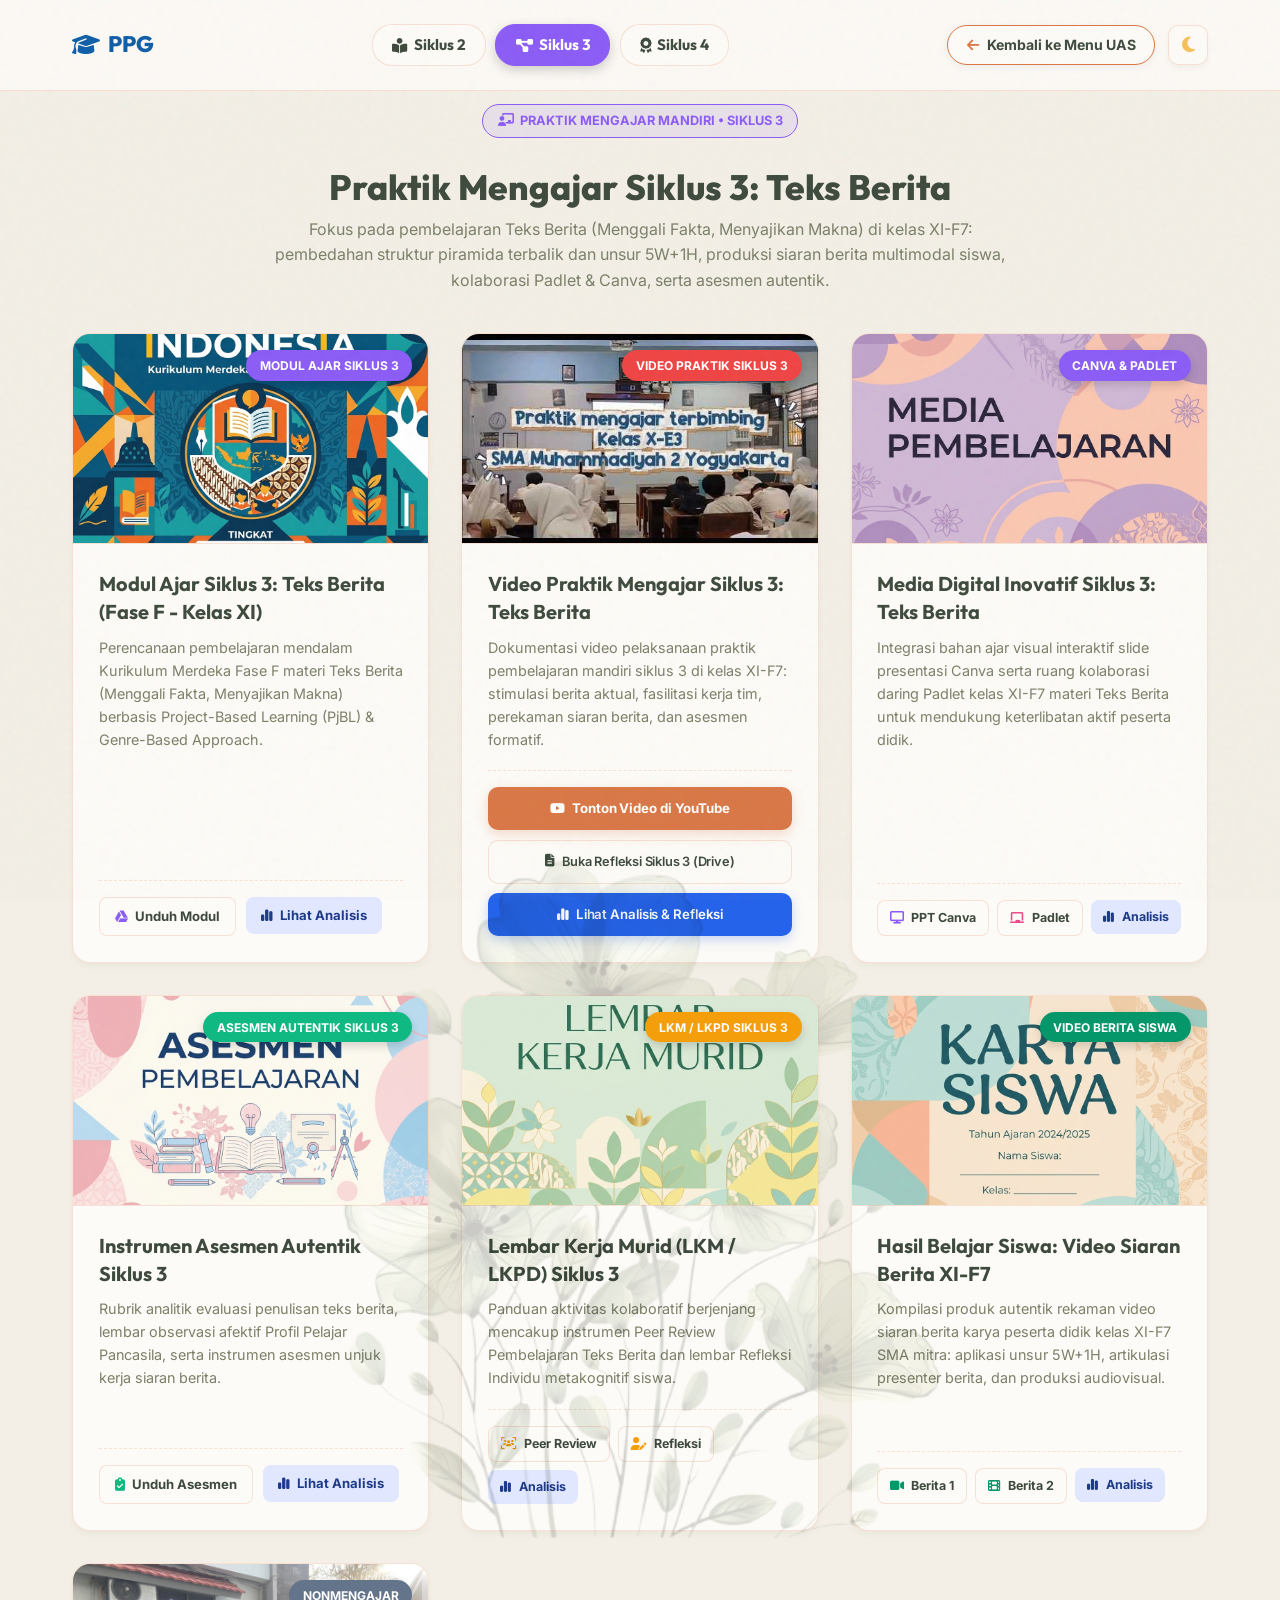
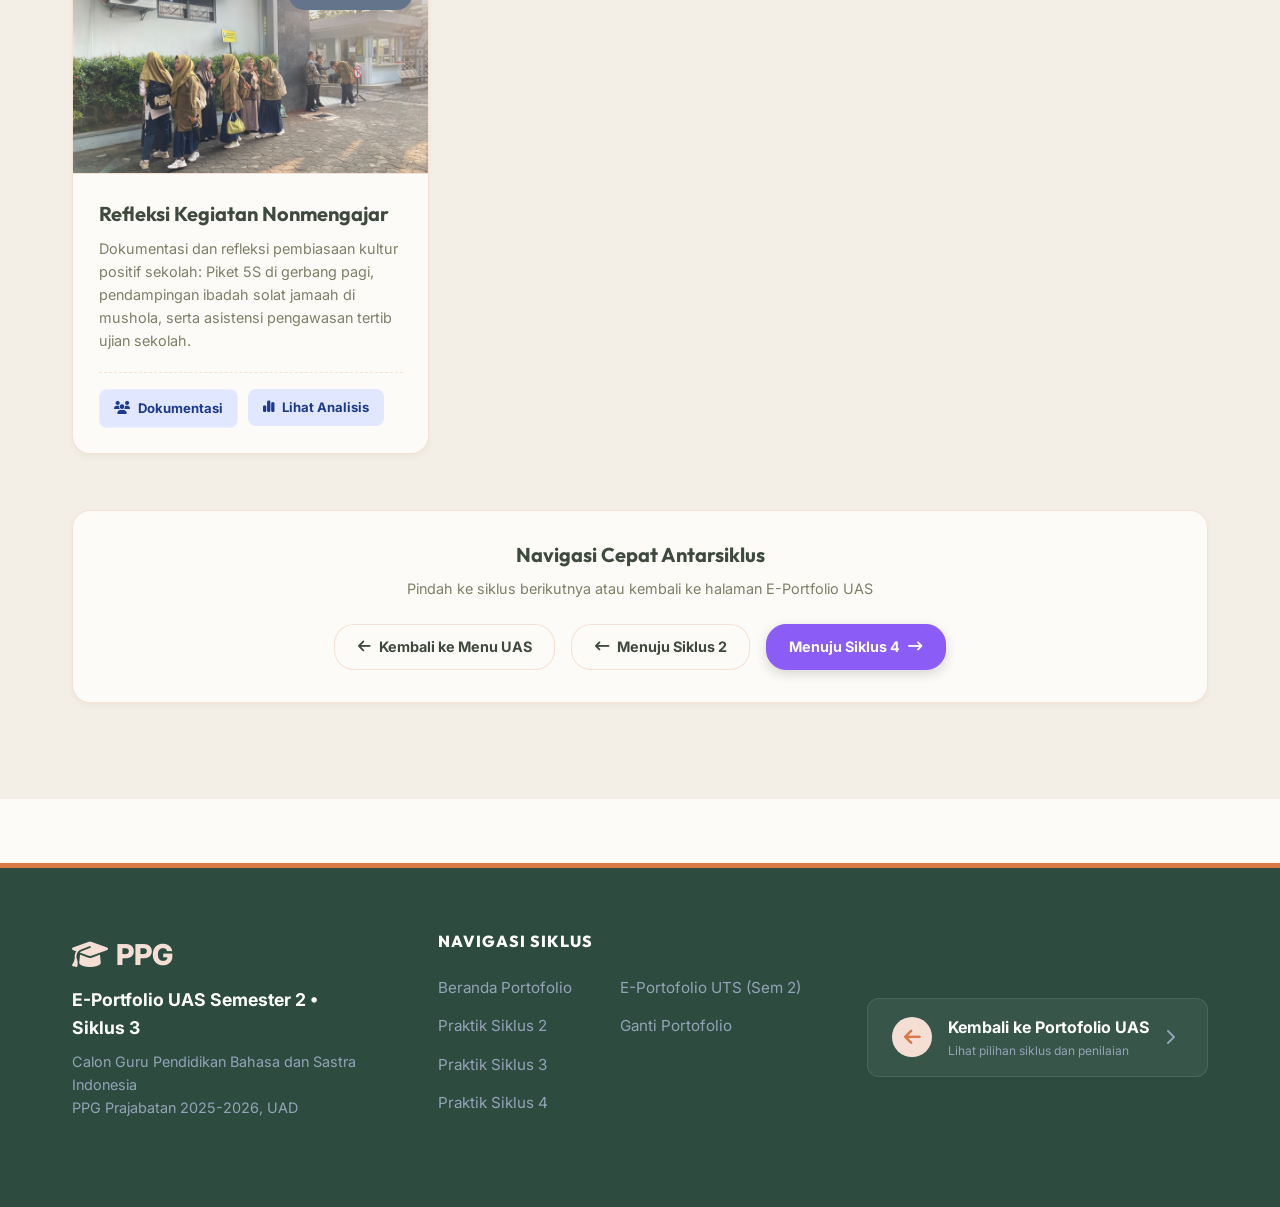
<file: portfolio-uas-siklus3.html>
<!DOCTYPE html>
<html lang="id" data-theme="light">
<head>
  <meta charset="UTF-8" />
  <meta name="viewport" content="width=device-width, initial-scale=1.0" />
  <meta name="referrer" content="strict-origin-when-cross-origin" />
  <meta name="description" content="Artifak Pembelajaran Siklus 3 - Praktik Mengajar Mandiri PPL II. E-Portfolio UAS Semester 2 Guru Profesional PPG." />
  <title>Artifak Siklus 3 | E-Portfolio UAS Semester 2</title>
  
  <!-- Favicon PPG -->
  <link rel="icon" href="LOGO WEB.jpg" type="image/jpeg" />

  <!-- Fonts -->
  <link rel="preconnect" href="https://fonts.googleapis.com" />
  <link rel="preconnect" href="https://fonts.gstatic.com" crossorigin />
  <link href="https://fonts.googleapis.com/css2?family=Inter:wght@300;400;500;600;700;800&family=Outfit:wght@400;500;600;700;800&display=swap" rel="stylesheet" />
  
  <!-- Font Awesome -->
  <link rel="stylesheet" href="https://cdnjs.cloudflare.com/ajax/libs/font-awesome/6.5.1/css/all.min.css" />
  
  <!-- CSS -->
  <link rel="stylesheet" href="style.css?v=2" />

  <style>
    /* ==============================================================
       High Contrast & Polished Navigation for Cycle Pages
       ============================================================== */
    
    /* Back Button in Navbar - Explicitly Visible in Light & Dark Mode */
    .btn-back-nav {
      display: inline-flex;
      align-items: center;
      gap: 0.5rem;
      padding: 0.5rem 1.15rem;
      border-radius: 20px;
      font-size: 0.88rem;
      font-weight: 700;
      text-decoration: none;
      background: var(--bg-primary);
      color: var(--text-primary) !important;
      border: 1.5px solid var(--accent);
      box-shadow: 0 2px 8px rgba(0, 0, 0, 0.05);
      transition: all 0.25s ease;
    }
    .btn-back-nav i {
      color: var(--accent);
      transition: transform 0.25s ease, color 0.25s ease;
    }
    .btn-back-nav:hover {
      background: var(--accent);
      color: #ffffff !important;
      border-color: var(--accent);
      transform: translateY(-2px);
      box-shadow: 0 4px 14px rgba(217, 119, 70, 0.3);
    }
    .btn-back-nav:hover i {
      color: #ffffff !important;
      transform: translateX(-3px);
    }

    /* Cycle Tabs in Center of Navbar */
    .cycle-nav-center {
      display: flex;
      gap: 0.6rem;
      list-style: none;
      margin: 0;
      padding: 0;
      align-items: center;
    }
    .cycle-nav-center li {
      margin: 0;
    }
    .cycle-nav-center a {
      font-family: var(--font-head);
      font-weight: 700;
      font-size: 0.95rem;
      padding: 0.5rem 1.2rem;
      border-radius: 20px;
      text-decoration: none;
      color: var(--text-primary) !important;
      border: 1.5px solid var(--glass-border);
      background: var(--bg-primary);
      transition: all 0.25s ease;
      display: inline-flex;
      align-items: center;
      gap: 0.4rem;
    }
    .cycle-nav-center a:hover {
      color: var(--accent) !important;
      border-color: var(--accent);
      background: rgba(217, 119, 70, 0.08);
      transform: translateY(-2px);
    }
    .cycle-nav-center a.active {
      color: #ffffff !important;
      background: #8b5cf6 !important;
      border-color: #8b5cf6 !important;
      box-shadow: 0 4px 12px rgba(0, 0, 0, 0.18);
    }

    /* Card File Draft Buttons - High Contrast */
    .btn-card-file {
      display: inline-flex;
      align-items: center;
      gap: 0.45rem;
      padding: 0.5rem 0.95rem;
      font-size: 0.82rem;
      font-weight: 700;
      border-radius: 8px;
      text-decoration: none;
      background: var(--bg-primary);
      color: var(--text-primary) !important;
      border: 1.5px solid var(--glass-border);
      transition: all 0.25s ease;
      cursor: pointer;
    }
    .btn-card-file:hover {
      background: rgba(217, 119, 70, 0.1);
      border-color: var(--accent);
      color: var(--accent) !important;
      transform: translateY(-1px);
    }

    /* Draft Badge */
    .badge-draft {
      font-size: 0.68rem;
      font-weight: 800;
      text-transform: uppercase;
      background: rgba(217, 119, 70, 0.15);
      color: var(--accent);
      padding: 2px 7px;
      border-radius: 4px;
      letter-spacing: 0.5px;
      margin-left: 4px;
    }

    /* Bottom Switcher Buttons */
    .btn-bottom-nav {
      display: inline-flex;
      align-items: center;
      gap: 0.5rem;
      padding: 0.65rem 1.4rem;
      border-radius: 20px;
      font-size: 0.9rem;
      font-weight: 700;
      text-decoration: none;
      background: var(--bg-primary);
      color: var(--text-primary) !important;
      border: 1.5px solid var(--glass-border);
      transition: all 0.25s ease;
    }
    .btn-bottom-nav:hover {
      border-color: var(--accent);
      color: var(--accent) !important;
      transform: translateY(-2px);
    }
    .btn-bottom-primary {
      display: inline-flex;
      align-items: center;
      gap: 0.5rem;
      padding: 0.65rem 1.4rem;
      border-radius: 20px;
      font-size: 0.9rem;
      font-weight: 700;
      text-decoration: none;
      background: #8b5cf6;
      color: #ffffff !important;
      border: 1.5px solid #8b5cf6;
      box-shadow: 0 4px 12px rgba(0, 0, 0, 0.15);
      transition: all 0.25s ease;
    }
    .btn-bottom-primary:hover {
      transform: translateY(-2px);
      box-shadow: 0 6px 16px rgba(0, 0, 0, 0.22);
      filter: brightness(1.08);
    }

    @media (max-width: 900px) {
      .cycle-nav-center {
        gap: 0.3rem;
      }
      .cycle-nav-center a {
        font-size: 0.85rem;
        padding: 0.4rem 0.8rem;
      }
      .btn-back-nav {
        font-size: 0.8rem;
        padding: 0.45rem 0.85rem;
      }
    }

    #videoPosterDisplayS3:hover .yt-play-icon-glow,
    #videoPosterDisplay:hover .yt-play-icon-glow {
      transform: scale(1.15) !important;
      box-shadow: 0 0 50px rgba(239, 68, 68, 0.95), 0 12px 32px rgba(0,0,0,0.7) !important;
    }
  </style>
</head>
<body>
  <!-- Clean & High-Contrast Navigation Bar -->
  <nav class="navbar" id="navbar">
    <div class="container" style="display: flex; justify-content: space-between; align-items: center;">
      <!-- Logo -->
      <a href="portfolio-uas-sem2.html#portfolio" class="nav-logo" aria-label="PPG Logo">
        <span class="logo-text" style="color: #0F5EA8; display: flex; align-items: center; gap: 8px; font-weight: 800; font-size: 1.4rem;">
          <i class="fa-solid fa-graduation-cap"></i> PPG
        </span>
      </a>

      <!-- Direct Cycle Switcher Tabs -->
      <ul class="cycle-nav-center">
        <li><a href="portfolio-uas-siklus2.html" class=""><i class="fa-solid fa-book-open-reader"></i> Siklus 2</a></li>
        <li><a href="portfolio-uas-siklus3.html" class="active"><i class="fa-solid fa-diagram-project"></i> Siklus 3</a></li>
        <li><a href="portfolio-uas-siklus4.html" class=""><i class="fa-solid fa-award"></i> Siklus 4</a></li>
      </ul>

      <!-- High-Contrast Back Button & Theme Toggle -->
      <div class="nav-actions" style="display: flex; align-items: center; gap: 0.8rem;">
        <a href="portfolio-uas-sem2.html#portfolio" class="btn-back-nav">
          <i class="fa-solid fa-arrow-left"></i> Kembali ke Menu UAS
        </a>
        <button class="action-btn theme-toggle" id="themeToggle" aria-label="Toggle dark mode" title="Mode Gelap/Terang">
          <i class="fa-solid fa-moon theme-icon"></i>
        </button>
      </div>
    </div>
  </nav>

  <!-- Cycle Content Section -->
  <section class="portfolio section" id="artefak" style="padding-top: 6.5rem;">
    <div class="container">

      <!-- Section Header -->
      <div class="section-header" style="text-align: center; margin-bottom: 2.5rem;">
        <div class="section-badge" style="background: rgba(139, 92, 246, 0.1); color: #8b5cf6; border-color: #8b5cf6; display: inline-flex; align-items: center; gap: 6px; padding: 0.35rem 0.9rem; border-radius: 20px; font-size: 0.8rem; font-weight: 700; border: 1px solid;">
          <i class="fa-solid fa-chalkboard-user"></i> PRAKTIK MENGAJAR MANDIRI &bull; SIKLUS 3
        </div>
        <h2 class="section-title" style="margin-top: 0.8rem; font-size: 2.2rem; font-family: var(--font-head); font-weight: 800;">Praktik Mengajar Siklus 3: Teks Berita</h2>
        <p class="section-subtitle" style="max-width: 750px; margin: 0.5rem auto 0 auto; color: var(--text-secondary); line-height: 1.6;">Fokus pada pembelajaran Teks Berita (Menggali Fakta, Menyajikan Makna) di kelas XI-F7: pembedahan struktur piramida terbalik dan unsur 5W+1H, produksi siaran berita multimodal siswa, kolaborasi Padlet &amp; Canva, serta asesmen autentik.</p>
      </div>

      <!-- Grid Cards Artefak Siklus (Sesuai Gambar 3) -->
      <div class="portfolio-grid" style="display: grid; grid-template-columns: repeat(auto-fill, minmax(320px, 1fr)); gap: 2rem; margin-top: 2rem;">
        
        <!-- Card 1: Modul Ajar -->
        <div class="portfolio-card" style="background: var(--bg-primary); border: 1px solid var(--glass-border); border-radius: 18px; overflow: hidden; box-shadow: var(--shadow-sm); transition: all 0.3s ease; display: flex; flex-direction: column;">
          <div class="card-image-wrapper" style="height: 210px; position: relative; overflow: hidden;">
            <img src="modul-cover.png" alt="Modul Ajar Siklus 3" style="width: 100%; height: 100%; object-fit: cover;">
            <div class="card-badge" style="position: absolute; top: 1rem; right: 1rem; background: #8b5cf6; color: white; padding: 0.35rem 0.85rem; border-radius: 20px; font-size: 0.75rem; font-weight: 700; box-shadow: 0 4px 10px rgba(0,0,0,0.15);">MODUL AJAR SIKLUS 3</div>
            <div class="card-overlay">
              <a href="https://drive.google.com/file/d/1cVOgMnEf7dnFLLEcWZM8YVrvP-LYpier/view?usp=sharing" target="_blank" rel="noopener noreferrer" class="overlay-content" style="text-decoration: none;">
                <i class="fa-solid fa-file-pdf"></i> Buka Modul di Drive
              </a>
            </div>
          </div>
          <div class="card-content" style="padding: 1.6rem; display: flex; flex-direction: column; flex: 1;">
            <h3 class="card-title" style="font-family: var(--font-head); font-size: 1.25rem; margin-bottom: 0.6rem; color: var(--text-primary);">Modul Ajar Siklus 3: Teks Berita (Fase F - Kelas XI)</h3>
            <p class="card-desc" style="color: var(--text-secondary); font-size: 0.9rem; line-height: 1.6; margin-bottom: 1.2rem; flex: 1;">Perencanaan pembelajaran mendalam Kurikulum Merdeka Fase F materi Teks Berita (Menggali Fakta, Menyajikan Makna) berbasis Project-Based Learning (PjBL) &amp; Genre-Based Approach.</p>
            <div style="display: flex; gap: 0.6rem; flex-wrap: wrap; margin-top: auto; padding-top: 1rem; border-top: 1px dashed var(--glass-border);">
              <a href="https://drive.google.com/file/d/1cVOgMnEf7dnFLLEcWZM8YVrvP-LYpier/view?usp=sharing" target="_blank" rel="noopener noreferrer" class="btn-card-file" style="text-decoration: none;">
                <i class="fa-brands fa-google-drive" style="color: #8b5cf6;"></i> Unduh Modul
              </a>
              <a href="#" class="btn-analysis" data-target="panelModulAjar" style="text-decoration: none; padding: 0.5rem 0.95rem; font-size: 0.82rem; border-radius: 8px;">
                <i class="fa-solid fa-chart-simple"></i> Lihat Analisis
              </a>
            </div>
          </div>
        </div>

        <!-- Card 2: Video Praktik Mengajar -->
        <div class="portfolio-card" style="background: var(--bg-primary); border: 1px solid var(--glass-border); border-radius: 18px; overflow: hidden; box-shadow: var(--shadow-sm); transition: all 0.3s ease; display: flex; flex-direction: column;">
          <div class="card-image-wrapper" style="height: 210px; position: relative; overflow: hidden;">
            <img src="https://img.youtube.com/vi/p6wxXgvOrko/hqdefault.jpg" alt="Video Praktik Siklus 3" style="width: 100%; height: 100%; object-fit: cover;" onerror="this.src='video-praktik-thumb.jpg';">
            <div class="card-badge" style="position: absolute; top: 1rem; right: 1rem; background: #ef4444; color: white; padding: 0.35rem 0.85rem; border-radius: 20px; font-size: 0.75rem; font-weight: 700; box-shadow: 0 4px 10px rgba(0,0,0,0.15);">VIDEO PRAKTIK SIKLUS 3</div>
            <div class="card-overlay" style="display: flex; flex-direction: column; gap: 8px; justify-content: center; align-items: center;">
              <a href="https://youtu.be/p6wxXgvOrko?si=7eQSDKu2-ptwBtty" target="_blank" class="overlay-content" style="text-decoration: none; padding: 0.45rem 0.95rem; font-size: 0.85rem;">
                <i class="fa-brands fa-youtube"></i> Tonton di YouTube
              </a>
              <a href="https://drive.google.com/file/d/1XjQTc2LXuml2kxrogp48Fc6auSfoprG7/view?usp=sharing" target="_blank" class="overlay-content" style="text-decoration: none; padding: 0.45rem 0.95rem; font-size: 0.85rem; background: rgba(217, 119, 70, 0.9);">
                <i class="fa-solid fa-file-lines"></i> Buka Refleksi Siklus 3 di Drive
              </a>
              <a href="#" class="btn-analysis overlay-content" data-target="panelVideoPraktik" style="text-decoration: none; padding: 0.45rem 0.95rem; font-size: 0.85rem; background: rgba(16, 185, 129, 0.9);">
                <i class="fa-solid fa-chart-simple"></i> Lihat Analisis &amp; Refleksi
              </a>
            </div>
          </div>
          <div class="card-content" style="padding: 1.6rem; display: flex; flex-direction: column; flex: 1;">
            <h3 class="card-title" style="font-family: var(--font-head); font-size: 1.25rem; margin-bottom: 0.6rem; color: var(--text-primary);">Video Praktik Mengajar Siklus 3: Teks Berita</h3>
            <p class="card-desc" style="color: var(--text-secondary); font-size: 0.9rem; line-height: 1.6; margin-bottom: 1.2rem; flex: 1;">Dokumentasi video pelaksanaan praktik pembelajaran mandiri siklus 3 di kelas XI-F7: stimulasi berita aktual, fasilitasi kerja tim, perekaman siaran berita, dan asesmen formatif.</p>
            <div style="display: flex; flex-direction: column; gap: 0.6rem; margin-top: auto; padding-top: 1rem; border-top: 1px dashed var(--glass-border); width: 100%;">
              <a href="https://youtu.be/p6wxXgvOrko?si=7eQSDKu2-ptwBtty" target="_blank" rel="noopener noreferrer" class="btn-action-primary" style="width: 100%;">
                <i class="fa-brands fa-youtube"></i> Tonton Video di YouTube
              </a>
              <a href="https://drive.google.com/file/d/1XjQTc2LXuml2kxrogp48Fc6auSfoprG7/view?usp=sharing" target="_blank" rel="noopener noreferrer" class="btn-action-secondary" style="width: 100%;">
                <i class="fa-solid fa-file-lines"></i> <span>Buka Refleksi Siklus 3 (Drive)</span>
              </a>
              <a href="#" class="btn-action-tertiary btn-analysis" data-target="panelVideoPraktik" style="width: 100%;">
                <i class="fa-solid fa-chart-simple"></i> Lihat Analisis &amp; Refleksi
              </a>
            </div>
          </div>
        </div>

        <!-- Card 3: Media Pembelajaran Inovatif -->
        <div class="portfolio-card" style="background: var(--bg-primary); border: 1px solid var(--glass-border); border-radius: 18px; overflow: hidden; box-shadow: var(--shadow-sm); transition: all 0.3s ease; display: flex; flex-direction: column;">
          <div class="card-image-wrapper" style="height: 210px; position: relative; overflow: hidden;">
            <img src="media-cover.png" alt="Media Pembelajaran Siklus 3" style="width: 100%; height: 100%; object-fit: cover;">
            <div class="card-badge" style="position: absolute; top: 1rem; right: 1rem; background: #8b5cf6; color: white; padding: 0.35rem 0.85rem; border-radius: 20px; font-size: 0.75rem; font-weight: 700; box-shadow: 0 4px 10px rgba(0,0,0,0.15);">CANVA &amp; PADLET</div>
            <div class="card-overlay" style="display: flex; flex-direction: column; gap: 8px; justify-content: center; align-items: center;">
              <a href="https://canva.link/jzp23h0nq27g7hd" target="_blank" rel="noopener noreferrer" class="overlay-content" style="text-decoration: none; padding: 0.4rem 0.9rem; font-size: 0.85rem;">
                <i class="fa-solid fa-display"></i> Buka PPT Canva
              </a>
              <a href="https://padlet.com/peserta25616/xi-f7-teks-berita-s023cbgzzwe4awd1okyu" target="_blank" rel="noopener noreferrer" class="overlay-content" style="text-decoration: none; padding: 0.4rem 0.9rem; font-size: 0.85rem; background: rgba(234, 76, 137, 0.9);">
                <i class="fa-solid fa-chalkboard"></i> Buka Padlet XI-F7
              </a>
            </div>
          </div>
          <div class="card-content" style="padding: 1.6rem; display: flex; flex-direction: column; flex: 1;">
            <h3 class="card-title" style="font-family: var(--font-head); font-size: 1.25rem; margin-bottom: 0.6rem; color: var(--text-primary);">Media Digital Inovatif Siklus 3: Teks Berita</h3>
            <p class="card-desc" style="color: var(--text-secondary); font-size: 0.9rem; line-height: 1.6; margin-bottom: 1.2rem; flex: 1;">Integrasi bahan ajar visual interaktif slide presentasi Canva serta ruang kolaborasi daring Padlet kelas XI-F7 materi Teks Berita untuk mendukung keterlibatan aktif peserta didik.</p>
            <div style="display: flex; gap: 0.5rem; flex-wrap: wrap; margin-top: auto; padding-top: 1rem; border-top: 1px dashed var(--glass-border);">
              <a href="https://canva.link/jzp23h0nq27g7hd" target="_blank" rel="noopener noreferrer" class="btn-card-file" style="padding: 0.45rem 0.75rem; font-size: 0.78rem; text-decoration: none;">
                <i class="fa-solid fa-display" style="color: #8b5cf6;"></i> PPT Canva
              </a>
              <a href="https://padlet.com/peserta25616/xi-f7-teks-berita-s023cbgzzwe4awd1okyu" target="_blank" rel="noopener noreferrer" class="btn-card-file" style="padding: 0.45rem 0.75rem; font-size: 0.78rem; text-decoration: none;">
                <i class="fa-solid fa-chalkboard" style="color: #ea4c89;"></i> Padlet
              </a>
              <a href="#" class="btn-analysis" data-target="panelMedia" style="text-decoration: none; padding: 0.45rem 0.75rem; font-size: 0.78rem; border-radius: 8px;">
                <i class="fa-solid fa-chart-simple"></i> Analisis
              </a>
            </div>
          </div>
        </div>

        <!-- Card 4: Instrumen Asesmen Autentik -->
        <div class="portfolio-card" style="background: var(--bg-primary); border: 1px solid var(--glass-border); border-radius: 18px; overflow: hidden; box-shadow: var(--shadow-sm); transition: all 0.3s ease; display: flex; flex-direction: column;">
          <div class="card-image-wrapper" style="height: 210px; position: relative; overflow: hidden;">
            <img src="asesmen-cover.png" alt="Asesmen Siklus 3" style="width: 100%; height: 100%; object-fit: cover;">
            <div class="card-badge" style="position: absolute; top: 1rem; right: 1rem; background: #10b981; color: white; padding: 0.35rem 0.85rem; border-radius: 20px; font-size: 0.75rem; font-weight: 700; box-shadow: 0 4px 10px rgba(0,0,0,0.15);">ASESMEN AUTENTIK SIKLUS 3</div>
            <div class="card-overlay">
              <a href="https://drive.google.com/file/d/1cVOgMnEf7dnFLLEcWZM8YVrvP-LYpier/view?usp=sharing" target="_blank" rel="noopener noreferrer" class="overlay-content" style="text-decoration: none;">
                <i class="fa-solid fa-clipboard-check"></i> Unduh Asesmen di Drive
              </a>
            </div>
          </div>
          <div class="card-content" style="padding: 1.6rem; display: flex; flex-direction: column; flex: 1;">
            <h3 class="card-title" style="font-family: var(--font-head); font-size: 1.25rem; margin-bottom: 0.6rem; color: var(--text-primary);">Instrumen Asesmen Autentik Siklus 3</h3>
            <p class="card-desc" style="color: var(--text-secondary); font-size: 0.9rem; line-height: 1.6; margin-bottom: 1.2rem; flex: 1;">Rubrik analitik evaluasi penulisan teks berita, lembar observasi afektif Profil Pelajar Pancasila, serta instrumen asesmen unjuk kerja siaran berita.</p>
            <div style="display: flex; gap: 0.6rem; flex-wrap: wrap; margin-top: auto; padding-top: 1rem; border-top: 1px dashed var(--glass-border);">
              <a href="https://drive.google.com/file/d/1cVOgMnEf7dnFLLEcWZM8YVrvP-LYpier/view?usp=sharing" target="_blank" rel="noopener noreferrer" class="btn-card-file" style="text-decoration: none;">
                <i class="fa-solid fa-clipboard-check" style="color: #10b981;"></i> Unduh Asesmen
              </a>
              <a href="#" class="btn-analysis" data-target="panelAsesmen" style="text-decoration: none; padding: 0.5rem 0.95rem; font-size: 0.82rem; border-radius: 8px;">
                <i class="fa-solid fa-chart-simple"></i> Lihat Analisis
              </a>
            </div>
          </div>
        </div>

        <!-- Card 5: Lembar Kerja Peserta Didik (LKPD) -->
        <div class="portfolio-card" style="background: var(--bg-primary); border: 1px solid var(--glass-border); border-radius: 18px; overflow: hidden; box-shadow: var(--shadow-sm); transition: all 0.3s ease; display: flex; flex-direction: column;">
          <div class="card-image-wrapper" style="height: 210px; position: relative; overflow: hidden;">
            <img src="lkm-cover.png" alt="LKPD Siklus 3" style="width: 100%; height: 100%; object-fit: cover;">
            <div class="card-badge" style="position: absolute; top: 1rem; right: 1rem; background: #f59e0b; color: white; padding: 0.35rem 0.85rem; border-radius: 20px; font-size: 0.75rem; font-weight: 700; box-shadow: 0 4px 10px rgba(0,0,0,0.15);">LKM / LKPD SIKLUS 3</div>
            <div class="card-overlay" style="display: flex; flex-direction: column; gap: 8px; justify-content: center; align-items: center;">
              <a href="https://drive.google.com/file/d/1eURMGRrrdJ6xCwryjOz6K2ytCyDeK_bq/view?usp=sharing" target="_blank" rel="noopener noreferrer" class="overlay-content" style="text-decoration: none; padding: 0.4rem 0.9rem; font-size: 0.85rem;">
                <i class="fa-solid fa-users-viewfinder"></i> Peer Review Teks Berita
              </a>
              <a href="https://drive.google.com/file/d/1qegIcO4bXdnajEDTeTsgrkekkGviVGJy/view?usp=sharing" target="_blank" rel="noopener noreferrer" class="overlay-content" style="text-decoration: none; padding: 0.4rem 0.9rem; font-size: 0.85rem; background: rgba(245, 158, 11, 0.9);">
                <i class="fa-solid fa-user-pen"></i> Refleksi Individu
              </a>
            </div>
          </div>
          <div class="card-content" style="padding: 1.6rem; display: flex; flex-direction: column; flex: 1;">
            <h3 class="card-title" style="font-family: var(--font-head); font-size: 1.25rem; margin-bottom: 0.6rem; color: var(--text-primary);">Lembar Kerja Murid (LKM / LKPD) Siklus 3</h3>
            <p class="card-desc" style="color: var(--text-secondary); font-size: 0.9rem; line-height: 1.6; margin-bottom: 1.2rem; flex: 1;">Panduan aktivitas kolaboratif berjenjang mencakup instrumen Peer Review Pembelajaran Teks Berita dan lembar Refleksi Individu metakognitif siswa.</p>
            <div style="display: flex; gap: 0.5rem; flex-wrap: wrap; margin-top: auto; padding-top: 1rem; border-top: 1px dashed var(--glass-border);">
              <a href="https://drive.google.com/file/d/1eURMGRrrdJ6xCwryjOz6K2ytCyDeK_bq/view?usp=sharing" target="_blank" rel="noopener noreferrer" class="btn-card-file" style="padding: 0.45rem 0.75rem; font-size: 0.78rem; text-decoration: none;">
                <i class="fa-solid fa-users-viewfinder" style="color: #f59e0b;"></i> Peer Review
              </a>
              <a href="https://drive.google.com/file/d/1qegIcO4bXdnajEDTeTsgrkekkGviVGJy/view?usp=sharing" target="_blank" rel="noopener noreferrer" class="btn-card-file" style="padding: 0.45rem 0.75rem; font-size: 0.78rem; text-decoration: none;">
                <i class="fa-solid fa-user-pen" style="color: #f59e0b;"></i> Refleksi
              </a>
              <a href="#" class="btn-analysis" data-target="panelLKPD" style="text-decoration: none; padding: 0.45rem 0.75rem; font-size: 0.78rem; border-radius: 8px;">
                <i class="fa-solid fa-chart-simple"></i> Analisis
              </a>
            </div>
          </div>
        </div>

        <!-- Card 6: Portofolio Hasil Belajar Siswa -->
        <div class="portfolio-card" style="background: var(--bg-primary); border: 1px solid var(--glass-border); border-radius: 18px; overflow: hidden; box-shadow: var(--shadow-sm); transition: all 0.3s ease; display: flex; flex-direction: column;">
          <div class="card-image-wrapper" style="height: 210px; position: relative; overflow: hidden;">
            <img src="karya-siswa-cover.png" alt="Hasil Kerja Siswa Siklus 3" style="width: 100%; height: 100%; object-fit: cover;">
            <div class="card-badge" style="position: absolute; top: 1rem; right: 1rem; background: #059669; color: white; padding: 0.35rem 0.85rem; border-radius: 20px; font-size: 0.75rem; font-weight: 700; box-shadow: 0 4px 10px rgba(0,0,0,0.15);">VIDEO BERITA SISWA</div>
            <div class="card-overlay" style="display: flex; flex-direction: column; gap: 8px; justify-content: center; align-items: center;">
              <a href="https://u1.padletusercontent.com/uploads/padlet-uploads-usc1/6437678876/741b0c9842200f4a6f0af9ba18cd4bca/gunung_meledak_20261008_185849_0000.mp4?token=[base64]" target="_blank" rel="noopener noreferrer" class="overlay-content" style="text-decoration: none; padding: 0.4rem 0.9rem; font-size: 0.85rem;">
                <i class="fa-solid fa-video"></i> Berita Gunung Meledak
              </a>
              <a href="https://u1.padletusercontent.com/uploads/padlet-uploads-usc1/6465604063/5e8ed9daec6633fe11cc07850627afe6/b38f79ec_4c23_4a96_a00b_052ab09e2033.mov?token=[base64]" target="_blank" rel="noopener noreferrer" class="overlay-content" style="text-decoration: none; padding: 0.4rem 0.9rem; font-size: 0.85rem; background: rgba(5, 150, 105, 0.9);">
                <i class="fa-solid fa-film"></i> Siaran Berita Murid
              </a>
            </div>
          </div>
          <div class="card-content" style="padding: 1.6rem; display: flex; flex-direction: column; flex: 1;">
            <h3 class="card-title" style="font-family: var(--font-head); font-size: 1.25rem; margin-bottom: 0.6rem; color: var(--text-primary);">Hasil Belajar Siswa: Video Siaran Berita XI-F7</h3>
            <p class="card-desc" style="color: var(--text-secondary); font-size: 0.9rem; line-height: 1.6; margin-bottom: 1.2rem; flex: 1;">Kompilasi produk autentik rekaman video siaran berita karya peserta didik kelas XI-F7 SMA mitra: aplikasi unsur 5W+1H, artikulasi presenter berita, dan produksi audiovisual.</p>
            <div style="display: flex; gap: 0.5rem; flex-wrap: wrap; margin-top: auto; padding-top: 1rem; border-top: 1px dashed var(--glass-border);">
              <a href="https://u1.padletusercontent.com/uploads/padlet-uploads-usc1/6437678876/741b0c9842200f4a6f0af9ba18cd4bca/gunung_meledak_20261008_185849_0000.mp4?token=[base64]" target="_blank" rel="noopener noreferrer" class="btn-card-file" style="padding: 0.45rem 0.75rem; font-size: 0.78rem; text-decoration: none;">
                <i class="fa-solid fa-video" style="color: #059669;"></i> Berita 1
              </a>
              <a href="https://u1.padletusercontent.com/uploads/padlet-uploads-usc1/6465604063/5e8ed9daec6633fe11cc07850627afe6/b38f79ec_4c23_4a96_a00b_052ab09e2033.mov?token=[base64]" target="_blank" rel="noopener noreferrer" class="btn-card-file" style="padding: 0.45rem 0.75rem; font-size: 0.78rem; text-decoration: none;">
                <i class="fa-solid fa-film" style="color: #059669;"></i> Berita 2
              </a>
              <a href="#" class="btn-analysis" data-target="panelKaryaSiswa" style="text-decoration: none; padding: 0.45rem 0.75rem; font-size: 0.78rem; border-radius: 8px;">
                <i class="fa-solid fa-chart-simple"></i> Analisis
              </a>
            </div>
          </div>
        </div>

        <!-- Card 7: Laporan Refleksi Kegiatan Nonmengajar -->
        <div class="portfolio-card" style="background: var(--bg-primary); border: 1px solid var(--glass-border); border-radius: 18px; overflow: hidden; box-shadow: var(--shadow-sm); transition: all 0.3s ease; display: flex; flex-direction: column;">
          <div class="card-image-wrapper" style="height: 210px; position: relative; overflow: hidden;">
            <img src="PIket 5S.jpeg" alt="Laporan Kegiatan Nonmengajar" style="width: 100%; height: 100%; object-fit: cover;">
            <div class="card-badge" style="position: absolute; top: 1rem; right: 1rem; background: #64748b; color: white; padding: 0.35rem 0.85rem; border-radius: 20px; font-size: 0.75rem; font-weight: 700; box-shadow: 0 4px 10px rgba(0,0,0,0.15);">NONMENGAJAR</div>
            <div class="card-overlay">
              <a href="#" class="btn-analysis overlay-content" data-target="panelNonmengajar" style="text-decoration: none;">
                <i class="fa-solid fa-handshake-angle"></i> Telaah Kegiatan Nonmengajar
              </a>
            </div>
          </div>
          <div class="card-content" style="padding: 1.6rem; display: flex; flex-direction: column; flex: 1;">
            <h3 class="card-title" style="font-family: var(--font-head); font-size: 1.25rem; margin-bottom: 0.6rem; color: var(--text-primary);">Refleksi Kegiatan Nonmengajar</h3>
            <p class="card-desc" style="color: var(--text-secondary); font-size: 0.9rem; line-height: 1.6; margin-bottom: 1.2rem; flex: 1;">Dokumentasi dan refleksi pembiasaan kultur positif sekolah: Piket 5S di gerbang pagi, pendampingan ibadah solat jamaah di mushola, serta asistensi pengawasan tertib ujian sekolah.</p>
            <div style="display: flex; gap: 0.6rem; flex-wrap: wrap; margin-top: auto; padding-top: 1rem; border-top: 1px dashed var(--glass-border);">
              <a href="#" class="btn-analysis btn btn-outline" data-target="panelNonmengajar" style="padding: 0.5rem 0.9rem; font-size: 0.82rem; border-radius: 8px; text-decoration: none;">
                <i class="fa-solid fa-users"></i> Dokumentasi
              </a>
              <a href="#" class="btn-analysis" data-target="panelNonmengajar" style="text-decoration: none; padding: 0.5rem 0.95rem; font-size: 0.82rem; border-radius: 8px;">
                <i class="fa-solid fa-chart-simple"></i> Lihat Analisis
              </a>
            </div>
          </div>
        </div>

      </div>

      <!-- Bottom Nav Switcher Card -->
      <div style="margin-top: 3.5rem; padding: 2rem; background: var(--bg-primary); border: 1px solid var(--glass-border); border-radius: 18px; text-align: center; box-shadow: var(--shadow-sm);">
        <h4 style="font-family: var(--font-head); font-size: 1.25rem; margin-bottom: 0.6rem; color: var(--text-primary);">Navigasi Cepat Antarsiklus</h4>
        <p style="color: var(--text-secondary); font-size: 0.9rem; margin-bottom: 1.5rem;">Pindah ke siklus berikutnya atau kembali ke halaman E-Portfolio UAS</p>
        <div style="display: flex; justify-content: center; gap: 1rem; flex-wrap: wrap;">
          <a href="portfolio-uas-sem2.html#portfolio" class="btn-bottom-nav"><i class="fa-solid fa-arrow-left"></i> Kembali ke Menu UAS</a>
          <a href="portfolio-uas-siklus2.html" class="btn-bottom-nav"><i class="fa-solid fa-arrow-left-long"></i> Menuju Siklus 2</a>
          <a href="portfolio-uas-siklus4.html" class="btn-bottom-primary">Menuju Siklus 4 <i class="fa-solid fa-arrow-right-long"></i></a>
        </div>
      </div>

    </div>
  </section>

  <!-- Footer Section -->
  <footer class="footer" style="margin-top: 4rem;">
    <div class="container">
      <div class="footer-content">
        <div class="footer-brand">
          <div class="footer-logo">
            <i class="fa-solid fa-graduation-cap"></i> PPG
          </div>
          <p class="footer-brand-title">E-Portfolio UAS Semester 2 &bull; Siklus 3</p>
          <p class="footer-brand-desc">Calon Guru Pendidikan Bahasa dan Sastra Indonesia<br>PPG Prajabatan 2025-2026, UAD</p>
        </div>

        <div class="footer-nav">
          <h4 class="footer-heading">NAVIGASI SIKLUS</h4>
          <div class="footer-links">
            <ul class="footer-link-col">
              <li><a href="portfolio-uas-sem2.html">Beranda Portofolio</a></li>
              <li><a href="portfolio-uas-siklus2.html">Praktik Siklus 2</a></li>
              <li><a href="portfolio-uas-siklus3.html">Praktik Siklus 3</a></li>
              <li><a href="portfolio-uas-siklus4.html">Praktik Siklus 4</a></li>
            </ul>
            <ul class="footer-link-col">
              <li><a href="portfolio-uts-sem2.html">E-Portofolio UTS (Sem 2)</a></li>
              <li><a href="index.html">Ganti Portofolio</a></li>
            </ul>
          </div>
        </div>
        
        <div class="footer-actions">
          <a href="portfolio-uas-sem2.html#portfolio" class="btn-ganti-portfolio">
            <div class="btn-gp-icon"><i class="fa-solid fa-arrow-left"></i></div>
            <div class="btn-gp-text">
              <span class="btn-gp-title">Kembali ke Portofolio UAS</span>
              <span class="btn-gp-desc">Lihat pilihan siklus dan penilaian</span>
            </div>
            <i class="fa-solid fa-chevron-right btn-gp-arrow"></i>
          </a>
        </div>
      </div>
    </div>
  </footer>

  <!-- ==================== ANALYSIS PANELS SIKLUS 3 ==================== -->
  <div class="analysis-overlay" id="analysisOverlay"></div>

  <!-- Panel 1: Modul Ajar -->
  <div class="analysis-panel" id="panelModulAjar">
    <div class="panel-header">
      <div>
        <h3 class="panel-title">Analisis Modul Ajar Siklus 3: Teks Berita (Menggali Fakta, Menyajikan Makna)</h3>
        <p class="panel-subtitle">Praktik Mengajar Mandiri Siklus 3 &bull; Fase F - Kelas XI-F7 (Project-Based Learning &amp; Genre-Based Approach)</p>
      </div>
      <button class="btn-close-panel" aria-label="Tutup Panel"><i class="fa-solid fa-xmark"></i></button>
    </div>
    <div class="panel-content">
      <div class="panel-section">
        <h4 class="panel-section-title"><i class="fa-solid fa-circle-info" style="color: var(--accent);"></i> Konteks Pembelajaran</h4>
        <p class="panel-text">Modul ajar ini dirancang untuk pelaksanaan Praktik Mengajar Mandiri Siklus 3 pada peserta didik kelas XI-F7 SMA mitra. Fokus pada pembelajaran Teks Berita (Menggali Fakta, Menyajikan Makna) melalui pendekatan Project-Based Learning (PjBL) terintegrasi Genre-Based Approach dalam kerangka Kurikulum Merdeka Fase F.</p>
      </div>
      <div class="panel-section">
        <h4 class="panel-section-title"><i class="fa-solid fa-bullseye" style="color: var(--accent);"></i> Tujuan Pembelajaran</h4>
        <div class="panel-blockquote">
          Peserta didik mampu menganalisis struktur teks berita (kepala, tubuh, ekor/piramida terbalik) dan kaidah kebahasaan, mengevaluasi akurasi fakta 5W+1H, serta memproduksi dan menyajikan siaran berita audiovisual secara kritis, kreatif, dan bertanggung jawab.
        </div>
      </div>
      <div class="panel-section">
        <h4 class="panel-section-title"><i class="fa-solid fa-thumbs-up" style="color: #10B981;"></i> Kelebihan Rancangan Modul</h4>
        <p class="panel-text">Sintaks PjBL terstruktur mulai dari penentuan topik berita aktual, investigasi fakta, perancangan naskah berita, hingga simulasi perekaman video presenter berita; asesmen formatif terintegrasi di setiap tahapan instruksional.</p>
      </div>
      <div class="panel-section">
        <h4 class="panel-section-title"><i class="fa-solid fa-triangle-exclamation" style="color: #EF4444;"></i> Kekurangan &amp; Kendala Lapangan</h4>
        <p class="panel-text">Pengaturan alokasi waktu saat sesi latihan intonasi presenter dan perekaman video menuntut manajemen durasi yang ketat agar tahap refleksi metakognitif dan evaluasi rekan sejawat tercapai paripurna.</p>
      </div>
      <div class="panel-section">
        <h4 class="panel-section-title"><i class="fa-solid fa-book-bookmark" style="color: #3B82F6;"></i> Kajian Teori Integratif</h4>
        <ul class="panel-list">
          <li><strong>Genre-Based Approach (Martin &amp; Rose):</strong> Pembimbingan berjenjang (Building Knowledge of the Field, Modelling, Joint Construction, hingga Independent Construction).</li>
          <li><strong>Authentic Learning (Herrington):</strong> Menghadirkan konteks riil jurnalisme dan siaran berita televisi ke dalam ruang kelas.</li>
          <li><strong>Media Literacy (Buckingham):</strong> Membekali murid kemampuan kritis memverifikasi kebenaran informasi dan menangkal disinformasi/hoaks.</li>
        </ul>
      </div>
      <div class="panel-section">
        <h4 class="panel-section-title"><i class="fa-solid fa-lightbulb" style="color: #F59E0B;"></i> Tindak Lanjut &amp; Mitigasi Reflektif</h4>
        <p class="panel-text">Menyediakan lembar panduan peran tim (presenter berita, reporter lapangan, juru kamera, editor naskah) dan pembatasan durasi video siaran berita maksimal 2–3 menit per kelompok.</p>
      </div>
      <div class="panel-section">
        <div style="display: flex; justify-content: space-between; align-items: center; border-bottom: 2px dashed rgba(0,0,0,0.05); padding-bottom: 0.5rem; margin-bottom: 1rem; flex-wrap: wrap; gap: 0.5rem;">
          <h4 class="panel-section-title" style="margin-bottom: 0; border: none; padding-bottom: 0;">Pratinjau Dokumen Modul Ajar</h4>
          <a href="https://drive.google.com/file/d/1cVOgMnEf7dnFLLEcWZM8YVrvP-LYpier/view?usp=sharing" target="_blank" rel="noopener noreferrer" class="btn btn-primary" style="padding: 0.4rem 1rem; font-size: 0.85rem;"><i class="fa-solid fa-arrow-up-right-from-square"></i> Buka di Google Drive</a>
        </div>
        <div style="border: 1px solid var(--glass-border); border-radius: 12px; overflow: hidden; height: 500px; background: #1e241e;">
          <iframe src="https://drive.google.com/file/d/1cVOgMnEf7dnFLLEcWZM8YVrvP-LYpier/preview" width="100%" height="100%" allow="autoplay" style="border: none; display: block;" loading="lazy"></iframe>
        </div>
      </div>
    </div>
  </div>

  <!-- Panel 2: Video Praktik -->
  <div class="analysis-panel" id="panelVideoPraktik">
    <div class="panel-header">
      <div>
        <h3 class="panel-title">Analisis Pelaksanaan: Video Praktik Mengajar Siklus 3</h3>
        <p class="panel-subtitle">Praktik Mengajar Mandiri Siklus 3 &bull; Pembelajaran Teks Berita Kelas XI-F7</p>
      </div>
      <button class="btn-close-panel" aria-label="Tutup Panel"><i class="fa-solid fa-xmark"></i></button>
    </div>
    <div class="panel-content">
      <div class="panel-section">
        <h4 class="panel-section-title"><i class="fa-solid fa-circle-info" style="color: var(--accent);"></i> Konteks Video</h4>
        <p class="panel-text">Video merekam dinamika pembelajaran 2 JP (2 x 45 menit) di kelas XI-F7 SMA mitra: menampilkan tahapan apersepsi berita hangat, bedah model teks berita, diskusi kelompok menyusun naskah berita aktual, simulasi rekaman presenter berita, dan asesmen formatif.</p>
      </div>
      <div class="panel-section">
        <h4 class="panel-section-title"><i class="fa-solid fa-bullseye" style="color: var(--accent);"></i> Tujuan Dokumentasi</h4>
        <div class="panel-blockquote">
          Menjadi bukti autentik kemampuan pengelolaan kelas calon guru dalam memfasilitasi proyek jurnalisme murid, membangun komunikasi dialogis yang setara, serta menerapkan asesmen performa otentik secara real-time.
        </div>
      </div>
      <div class="panel-section">
        <h4 class="panel-section-title"><i class="fa-solid fa-thumbs-up" style="color: #10B981;"></i> Kelebihan Praktik</h4>
        <p class="panel-text">Komunikasi dialogis guru terbangun empatik; suasana kelas sangat hidup saat siswa mempraktikkan gaya penyiar berita; umpan balik konstruktif langsung diberikan terhadap artikulasi dan keakuratan fakta berita siswa.</p>
      </div>
      <div class="panel-section">
        <h4 class="panel-section-title"><i class="fa-solid fa-triangle-exclamation" style="color: #EF4444;"></i> Catatan Evaluatif</h4>
        <p class="panel-text">Sirkulasi guru saat proses perekaman video perlu menjangkau kelompok yang berada di ruang terpisah/luar kelas agar pendampingan asistensi teknis tetap proporsional.</p>
      </div>
      <div class="panel-section">
        <h4 class="panel-section-title"><i class="fa-solid fa-book-bookmark" style="color: #3B82F6;"></i> Kajian Teori Integratif</h4>
        <ul class="panel-list">
          <li><strong>Experiential Learning (Kolb):</strong> Siswa belajar dari pengalaman konkret memproduksi siaran berita langsung.</li>
          <li><strong>TPACK (Mishra &amp; Koehler):</strong> Pemanfaatan perangkat smartphone murid secara produktif dan edukatif sebagai alat perekam berita.</li>
        </ul>
      </div>
      <div class="panel-section">
        <div style="display: flex; justify-content: space-between; align-items: center; border-bottom: 2px dashed rgba(0,0,0,0.05); padding-bottom: 0.5rem; margin-bottom: 1rem; flex-wrap: wrap; gap: 0.6rem;">
          <h4 class="panel-section-title" style="margin-bottom: 0; border: none; padding-bottom: 0;">Tayangan Video &amp; Refleksi Mengajar</h4>
          <div style="display: flex; gap: 0.5rem; align-items: center; flex-wrap: wrap;">
            <a href="https://drive.google.com/file/d/1XjQTc2LXuml2kxrogp48Fc6auSfoprG7/view?usp=sharing" target="_blank" rel="noopener noreferrer" class="btn btn-outline" style="padding: 0.45rem 1rem; font-size: 0.82rem; border-radius: 8px; text-decoration: none; display: inline-flex; align-items: center; gap: 6px;">
              <i class="fa-solid fa-file-lines"></i> Buka Refleksi Siklus 3 (Drive)
            </a>
            <a href="https://youtu.be/p6wxXgvOrko?si=7eQSDKu2-ptwBtty" target="_blank" rel="noopener noreferrer" class="btn btn-primary" style="padding: 0.45rem 1.1rem; font-size: 0.85rem; background: #ef4444; border-color: #ef4444; border-radius: 8px; text-decoration: none; display: inline-flex; align-items: center; gap: 6px; box-shadow: 0 4px 12px rgba(239, 68, 68, 0.3); color: #ffffff !important;">
              <i class="fa-brands fa-youtube"></i> Tonton di YouTube
            </a>
          </div>
        </div>

        <!-- Interactive Video Showcase Player (Bypass Local Error 153) -->
        <div class="yt-showcase-wrapper" style="position: relative; border-radius: 14px; overflow: hidden; background: #0b0f19; border: 1px solid var(--glass-border); box-shadow: var(--shadow-md); margin-bottom: 0.9rem;">
          
          <!-- Poster Showcase Display (Click to Open YouTube HD) -->
          <div id="videoPosterDisplayS3" style="position: relative; height: 380px; width: 100%; overflow: hidden; cursor: pointer; display: flex; align-items: center; justify-content: center; background: #000;" onclick="window.open('https://youtu.be/p6wxXgvOrko?si=7eQSDKu2-ptwBtty', '_blank');" title="Klik untuk menonton video di YouTube HD">
            <img src="https://img.youtube.com/vi/p6wxXgvOrko/hqdefault.jpg" alt="Video Praktik Mengajar Siklus 3" onerror="this.src='video-praktik-thumb.jpg';" style="width: 100%; height: 100%; object-fit: cover; opacity: 0.88; transition: transform 0.4s ease, opacity 0.3s ease;" onmouseover="this.style.transform='scale(1.03)'; this.style.opacity='0.98';" onmouseout="this.style.transform='scale(1)'; this.style.opacity='0.88';">
            
            <!-- Dark Gradient Vignette Overlay -->
            <div style="position: absolute; inset: 0; background: linear-gradient(180deg, rgba(0,0,0,0.45) 0%, rgba(0,0,0,0.15) 50%, rgba(0,0,0,0.85) 100%); pointer-events: none;"></div>
            
            <!-- Top Badges Inside Player -->
            <div style="position: absolute; top: 1rem; left: 1.2rem; right: 1.2rem; display: flex; justify-content: space-between; align-items: center; pointer-events: none;">
              <span style="background: rgba(239, 68, 68, 0.95); color: #fff; padding: 0.35rem 0.85rem; border-radius: 20px; font-size: 0.78rem; font-weight: 700; display: inline-flex; align-items: center; gap: 6px; box-shadow: 0 4px 12px rgba(239, 68, 68, 0.4);">
                <i class="fa-brands fa-youtube"></i> YOUTUBE HD • 1080p
              </span>
              <span style="background: rgba(15, 23, 42, 0.85); color: #f1f5f9; padding: 0.35rem 0.8rem; border-radius: 20px; font-size: 0.75rem; font-weight: 600; backdrop-filter: blur(6px); border: 1px solid rgba(255,255,255,0.15);">
                <i class="fa-solid fa-chalkboard-user"></i> Siklus Mandiri 3 &bull; XI-F7
              </span>
            </div>

            <!-- Central Glowing Play Button -->
            <div style="position: absolute; top: 50%; left: 50%; transform: translate(-50%, -50%); display: flex; flex-direction: column; align-items: center; gap: 12px; pointer-events: none;">
              <div class="yt-play-icon-glow" style="width: 72px; height: 72px; border-radius: 50%; background: #ef4444; color: #fff; display: flex; align-items: center; justify-content: center; font-size: 1.8rem; box-shadow: 0 0 35px rgba(239, 68, 68, 0.75), 0 8px 25px rgba(0,0,0,0.6); transition: transform 0.3s cubic-bezier(0.175, 0.885, 0.32, 1.275), box-shadow 0.3s ease;">
                <i class="fa-solid fa-play" style="margin-left: 5px;"></i>
              </div>
              <span style="background: rgba(0,0,0,0.75); color: #fff; padding: 0.35rem 0.95rem; border-radius: 20px; font-size: 0.82rem; font-weight: 600; backdrop-filter: blur(4px); border: 1px solid rgba(255,255,255,0.2);">
                <i class="fa-solid fa-arrow-up-right-from-square" style="font-size: 0.75rem; margin-right: 4px;"></i> Putar Video di YouTube
              </span>
            </div>

            <!-- Bottom Video Metadata Inside Player -->
            <div style="position: absolute; bottom: 1.2rem; left: 1.2rem; right: 1.2rem; display: flex; justify-content: space-between; align-items: flex-end; pointer-events: none;">
              <div>
                <h5 style="color: #fff; font-size: 1.05rem; font-weight: 700; margin: 0 0 4px 0; text-shadow: 0 2px 8px rgba(0,0,0,0.9); font-family: var(--font-head);">Praktik Pembelajaran Mandiri Siklus 3</h5>
                <p style="color: rgba(255,255,255,0.9); font-size: 0.82rem; margin: 0; text-shadow: 0 2px 4px rgba(0,0,0,0.9);">Materi Teks Berita (Fase F - Kelas XI-F7) • Dokumentasi Pelaksanaan Kelas Nyata</p>
              </div>
            </div>
          </div>

          <!-- Dynamic Iframe Container (Activated when toggled) -->
          <div id="videoIframeContainerS3" style="display: none; height: 380px; width: 100%; background: #000; position: relative;">
            <!-- Iframe injected via JS to prevent autoplay & cross-origin error on local file load -->
          </div>

          <!-- Bottom Control Bar -->
          <div style="padding: 0.85rem 1.2rem; background: var(--bg-secondary); border-top: 1px solid var(--glass-border); display: flex; flex-wrap: wrap; justify-content: space-between; align-items: center; gap: 0.8rem;">
            <div style="display: flex; align-items: center; gap: 8px;">
              <i class="fa-solid fa-circle-check" style="color: #10b981; font-size: 0.95rem;"></i>
              <span style="font-size: 0.85rem; color: var(--text-secondary); font-weight: 500;">Tautan resmi YouTube HD terverifikasi bebas kendala.</span>
            </div>
            <div style="display: flex; gap: 0.6rem; align-items: center; flex-wrap: wrap;">
              <a href="https://youtu.be/p6wxXgvOrko?si=7eQSDKu2-ptwBtty" target="_blank" rel="noopener noreferrer" class="btn btn-primary" style="padding: 0.45rem 1rem; font-size: 0.82rem; background: #ef4444; border-color: #ef4444; border-radius: 8px; text-decoration: none; display: inline-flex; align-items: center; gap: 6px; font-weight: 600; color: #fff !important;">
                <i class="fa-brands fa-youtube"></i> Buka di YouTube HD
              </a>
              <button type="button" id="btnToggleEmbedS3" onclick="toggleEmbedVideoS3()" class="btn btn-outline" style="padding: 0.45rem 0.9rem; font-size: 0.82rem; border-radius: 8px; cursor: pointer; display: inline-flex; align-items: center; gap: 6px;">
                <i class="fa-solid fa-window-maximize"></i> <span id="btnToggleEmbedLabelS3">Putar Sematan di Halaman</span>
              </button>
            </div>
          </div>
        </div>
      </div>
    </div>
  </div>

  <!-- Panel 3: Media Pembelajaran -->
  <div class="analysis-panel" id="panelMedia">
    <div class="panel-header">
      <div>
        <h3 class="panel-title">Analisis Media Digital: Visual &amp; Multimodal Siklus 3</h3>
        <p class="panel-subtitle">Praktik Mengajar Mandiri Siklus 3 &bull; Canva Presentation &amp; Padlet XI-F7</p>
      </div>
      <button class="btn-close-panel" aria-label="Tutup Panel"><i class="fa-solid fa-xmark"></i></button>
    </div>
    <div class="panel-content">
      <div class="panel-section">
        <h4 class="panel-section-title"><i class="fa-solid fa-circle-info" style="color: var(--accent);"></i> Konteks Media</h4>
        <p class="panel-text">Bahan ajar multimedia interaktif slide Canva berpadu dengan ruang kolaborasi dan papan pamer digital daring Padlet kelas XI-F7 pada materi Teks Berita (Menggali Fakta, Menyajikan Makna).</p>
      </div>
      <div class="panel-section">
        <h4 class="panel-section-title"><i class="fa-solid fa-bullseye" style="color: var(--accent);"></i> Tujuan Media</h4>
        <div class="panel-blockquote">
          Memfasilitasi pemahaman struktur piramida terbalik berita secara visual, memudahkan akses bahan ajar secara mandiri di gawai siswa, serta menyediakan wadah pengumpulan dan galeri unjuk kerja video siaran berita murid.
        </div>
      </div>
      <div class="panel-section">
        <h4 class="panel-section-title"><i class="fa-solid fa-thumbs-up" style="color: #10B981;"></i> Keunggulan Media</h4>
        <p class="panel-text">Tampilan slide Canva komunikatif dan estetik; papan Padlet interaktif memungkinkan peserta didik mengunggah naskah dan rekaman video secara terorganisir serta saling memberikan komentar apresiasi dan umpan balik.</p>
      </div>
      <div class="panel-section">
        <h4 class="panel-section-title"><i class="fa-solid fa-book-bookmark" style="color: #3B82F6;"></i> Kajian Teori Integratif</h4>
        <ul class="panel-list">
          <li><strong>Cognitive Load Theory (Sweller):</strong> Menghindarkan cognitive overload melalui segmentasi slide visual yang terstruktur.</li>
          <li><strong>Dual Coding Theory (Paivio):</strong> Memperkuat retensi konsep melalui perpaduan teks verbal dan ikon visual.</li>
          <li><strong>Collaborative Learning Environment:</strong> Padlet memfasilitasi keterlibatan aktif sosial-konstruktivis antarmurid.</li>
        </ul>
      </div>
      <div class="panel-section">
        <div style="display: flex; justify-content: space-between; align-items: center; border-bottom: 2px dashed rgba(0,0,0,0.05); padding-bottom: 0.5rem; margin-bottom: 1rem; flex-wrap: wrap; gap: 0.5rem;">
          <h4 class="panel-section-title" style="margin-bottom: 0; border: none; padding-bottom: 0;">Pratinjau Media Pembelajaran (Canva &amp; Padlet)</h4>
          <div style="display: flex; gap: 0.5rem; flex-wrap: wrap;">
            <a href="https://canva.link/jzp23h0nq27g7hd" target="_blank" rel="noopener noreferrer" class="btn btn-primary" style="padding: 0.4rem 0.95rem; font-size: 0.85rem; background: #7c3aed; border-color: #7c3aed; color: #ffffff !important;"><i class="fa-solid fa-arrow-up-right-from-square"></i> Buka Canva</a>
            <a href="https://padlet.com/peserta25616/xi-f7-teks-berita-s023cbgzzwe4awd1okyu" target="_blank" rel="noopener noreferrer" class="btn btn-outline" style="padding: 0.4rem 0.95rem; font-size: 0.85rem; border-color: rgba(234, 76, 137, 0.4); color: #ea4c89;"><i class="fa-solid fa-chalkboard"></i> Buka Padlet XI-F7</a>
          </div>
        </div>
        <div style="border: 1px solid var(--glass-border); border-radius: 12px; overflow: hidden; height: 500px; background: #f8fafc;">
          <iframe src="https://padlet.com/embed/s023cbgzzwe4awd1okyu" width="100%" height="100%" allow="camera;microphone;geolocation" style="border: none; display: block;" loading="lazy"></iframe>
        </div>
      </div>
    </div>
  </div>

  <!-- Panel 4: Asesmen Autentik -->
  <div class="analysis-panel" id="panelAsesmen">
    <div class="panel-header">
      <div>
        <h3 class="panel-title">Analisis Asesmen: Rubrik Autentik &amp; Kinerja Siklus 3</h3>
        <p class="panel-subtitle">Praktik Mengajar Mandiri Siklus 3 &bull; Evaluasi Formatif &amp; Kinerja Berita</p>
      </div>
      <button class="btn-close-panel" aria-label="Tutup Panel"><i class="fa-solid fa-xmark"></i></button>
    </div>
    <div class="panel-content">
      <div class="panel-section">
        <h4 class="panel-section-title"><i class="fa-solid fa-circle-info" style="color: var(--accent);"></i> Konteks Instrumen</h4>
        <p class="panel-text">Instrumen asesmen autentik yang memadukan rubrik analitik penulisan teks berita (kelengkapan 5W+1H, struktur piramida terbalik, kaidah kebahasaan baku), rubrik unjuk kerja presenter siaran berita (intonasi, artikulasi, gestur), serta lembar observasi Profil Pelajar Pancasila (Gotong Royong &amp; Bernalar Kritis).</p>
      </div>
      <div class="panel-section">
        <h4 class="panel-section-title"><i class="fa-solid fa-bullseye" style="color: var(--accent);"></i> Tujuan Asesmen</h4>
        <div class="panel-blockquote">
          Mengukur ketercapaian kompetensi menulis dan menyajikan berita secara komprehensif dengan kriteria penilaian yang objektif, transparan, dan terukur.
        </div>
      </div>
      <div class="panel-section">
        <h4 class="panel-section-title"><i class="fa-solid fa-thumbs-up" style="color: #10B981;"></i> Keunggulan Rubrik</h4>
        <p class="panel-text">Kriteria penilaian spesifik membedakan performa konten berita dan performa penyampaian lisan; memuat rubrik penilaian sejawat (peer assessment) yang melatih daya kritis murid.</p>
      </div>
      <div class="panel-section">
        <h4 class="panel-section-title"><i class="fa-solid fa-book-bookmark" style="color: #3B82F6;"></i> Kajian Teori Integratif</h4>
        <ul class="panel-list">
          <li><strong>Authentic Assessment (Wiggins):</strong> Menilai penerapan kompetensi pada situasi nyata penyiaran berita televisi.</li>
          <li><strong>Assessment for Learning:</strong> Umpan balik formatif langsung dijadikan bahan evaluasi perbaikan saat sesi latihan pembacaan berita.</li>
        </ul>
      </div>
      <div class="panel-section">
        <div style="display: flex; justify-content: space-between; align-items: center; border-bottom: 2px dashed rgba(0,0,0,0.05); padding-bottom: 0.5rem; margin-bottom: 1rem; flex-wrap: wrap; gap: 0.5rem;">
          <h4 class="panel-section-title" style="margin-bottom: 0; border: none; padding-bottom: 0;">Pratinjau Instrumen &amp; Rubrik Asesmen</h4>
          <a href="https://drive.google.com/file/d/1cVOgMnEf7dnFLLEcWZM8YVrvP-LYpier/view?usp=sharing" target="_blank" rel="noopener noreferrer" class="btn btn-primary" style="padding: 0.4rem 1rem; font-size: 0.85rem;"><i class="fa-solid fa-arrow-up-right-from-square"></i> Buka di Google Drive</a>
        </div>
        <div style="border: 1px solid var(--glass-border); border-radius: 12px; overflow: hidden; height: 500px; background: #1e241e;">
          <iframe src="https://drive.google.com/file/d/1cVOgMnEf7dnFLLEcWZM8YVrvP-LYpier/preview" width="100%" height="100%" allow="autoplay" style="border: none; display: block;" loading="lazy"></iframe>
        </div>
      </div>
    </div>
  </div>

  <!-- Panel 5: LKPD -->
  <div class="analysis-panel" id="panelLKPD">
    <div class="panel-header">
      <div>
        <h3 class="panel-title">Analisis Lembar Kerja: LKM &amp; Refleksi Siklus 3</h3>
        <p class="panel-subtitle">Praktik Mengajar Mandiri Siklus 3 &bull; Peer Review &amp; Refleksi Individu</p>
      </div>
      <button class="btn-close-panel" aria-label="Tutup Panel"><i class="fa-solid fa-xmark"></i></button>
    </div>
    <div class="panel-content">
      <div class="panel-section">
        <h4 class="panel-section-title"><i class="fa-solid fa-circle-info" style="color: var(--accent);"></i> Konteks LKPD</h4>
        <p class="panel-text">Lembar Kerja Murid pada Siklus 3 dirancang dalam dua instrumen komplementer: (1) Format Peer Review Pembelajaran Teks Berita untuk saling menelaah draf naskah berita rekan sejawat, dan (2) Lembar Refleksi Individu untuk evaluasi metakognitif mandiri siswa terhadap pengalaman belajar.</p>
      </div>
      <div class="panel-section">
        <h4 class="panel-section-title"><i class="fa-solid fa-bullseye" style="color: var(--accent);"></i> Tujuan LKPD</h4>
        <div class="panel-blockquote">
          Melatih kemandirian bernalar kritis murid dalam mengevaluasi karya rekan berdasar kriteria objektif serta memperdalam kesadaran metakognitif siswa atas proses belajar yang telah ditempuh.
        </div>
      </div>
      <div class="panel-section">
        <h4 class="panel-section-title"><i class="fa-solid fa-thumbs-up" style="color: #10B981;"></i> Keunggulan LKPD</h4>
        <p class="panel-text">Panduan peer-review menyajikan indikator yang mudah dipahami siswa (kelengkapan unsur 5W+1H, efektivitas kalimat); lembar refleksi individu memantik kejujuran murid mengenai tantangan dan strategi belajar mereka.</p>
      </div>
      <div class="panel-section">
        <h4 class="panel-section-title"><i class="fa-solid fa-book-bookmark" style="color: #3B82F6;"></i> Kajian Teori Integratif</h4>
        <ul class="panel-list">
          <li><strong>Constructivism (Piaget &amp; Vygotsky):</strong> Murid membangun pengetahuan baru melalui interaksi sosial kelompok.</li>
          <li><strong>Metacognitive Development (Flavell):</strong> Menumbuhkan kesadaran diri murid atas proses berpikir dan cara belajar mereka.</li>
          <li><strong>Peer Assessment (Topping):</strong> Memberikan kesempatan murid bertindak sebagai evaluator yang memperkuat pemahaman konsep materi.</li>
        </ul>
      </div>
      <div class="panel-section">
        <div style="display: flex; justify-content: space-between; align-items: center; border-bottom: 2px dashed rgba(0,0,0,0.05); padding-bottom: 0.5rem; margin-bottom: 1rem; flex-wrap: wrap; gap: 0.5rem;">
          <h4 class="panel-section-title" style="margin-bottom: 0; border: none; padding-bottom: 0;">Pratinjau Lembar Kerja Murid (LKM / LKPD)</h4>
          <div style="display: flex; gap: 0.5rem; flex-wrap: wrap;">
            <a href="https://drive.google.com/file/d/1eURMGRrrdJ6xCwryjOz6K2ytCyDeK_bq/view?usp=sharing" target="_blank" rel="noopener noreferrer" class="btn btn-primary" style="padding: 0.4rem 0.95rem; font-size: 0.85rem;"><i class="fa-solid fa-users-viewfinder"></i> Peer Review (Drive)</a>
            <a href="https://drive.google.com/file/d/1qegIcO4bXdnajEDTeTsgrkekkGviVGJy/view?usp=sharing" target="_blank" rel="noopener noreferrer" class="btn btn-outline" style="padding: 0.4rem 0.95rem; font-size: 0.85rem;"><i class="fa-solid fa-user-pen"></i> Refleksi Individu (Drive)</a>
          </div>
        </div>

        <!-- Switcher Tab LKM -->
        <div style="display: flex; gap: 0.5rem; margin-bottom: 0.8rem; flex-wrap: wrap;">
          <button type="button" id="btnTabLkm1" onclick="switchLkmPreviewS3('peer')" class="btn btn-primary" style="padding: 0.45rem 1rem; font-size: 0.85rem; border-radius: 8px; cursor: pointer; display: inline-flex; align-items: center; gap: 6px;">
            <i class="fa-solid fa-users-viewfinder"></i> 1. Peer Review Teks Berita
          </button>
          <button type="button" id="btnTabLkm2" onclick="switchLkmPreviewS3('refleksi')" class="btn btn-outline" style="padding: 0.45rem 1rem; font-size: 0.85rem; border-radius: 8px; cursor: pointer; display: inline-flex; align-items: center; gap: 6px;">
            <i class="fa-solid fa-user-pen"></i> 2. Refleksi Individu
          </button>
        </div>

        <div style="border: 1px solid var(--glass-border); border-radius: 12px; overflow: hidden; height: 500px; background: #1e241e;">
          <iframe id="lkmIframeS3" src="https://drive.google.com/file/d/1eURMGRrrdJ6xCwryjOz6K2ytCyDeK_bq/preview" width="100%" height="100%" allow="autoplay" style="border: none; display: block;" loading="lazy"></iframe>
        </div>
      </div>
    </div>
  </div>

  <!-- Panel 6: Portofolio Hasil Belajar Siswa -->
  <div class="analysis-panel" id="panelKaryaSiswa">
    <div class="panel-header">
      <div>
        <h3 class="panel-title">Analisis Bukti Belajar: Karya Rekaman Video Berita Siswa</h3>
        <p class="panel-subtitle">Praktik Mengajar Mandiri Siklus 3 &bull; Produk Audiovisual Kelas XI-F7</p>
      </div>
      <button class="btn-close-panel" aria-label="Tutup Panel"><i class="fa-solid fa-xmark"></i></button>
    </div>
    <div class="panel-content">
      <div class="panel-section">
        <h4 class="panel-section-title"><i class="fa-solid fa-circle-info" style="color: var(--accent);"></i> Konteks Artefak</h4>
        <p class="panel-text">Kompilasi luaran autentik penugasan proyek berita berupa rekaman tayangan siaran berita audio-visual karya peserta didik kelas XI-F7 SMA mitra, menampilkan penerapan nyata keterampilan menyusun naskah berita dan unjuk kerja presenter berita televisi.</p>
      </div>
      <div class="panel-section">
        <h4 class="panel-section-title"><i class="fa-solid fa-bullseye" style="color: var(--accent);"></i> Tujuan Penelaahan</h4>
        <div class="panel-blockquote">
          Menilai ketercapaian kompetensi memproduksi dan menyajikan teks berita secara audiovisual dengan artikulasi jelas, tempo stabil, ekspresi wajar, serta struktur berita yang memenuhi kaidah 5W+1H.
        </div>
      </div>
      <div class="panel-section">
        <h4 class="panel-section-title"><i class="fa-solid fa-thumbs-up" style="color: #10B981;"></i> Temuan &amp; Kelebihan Karya</h4>
        <p class="panel-text">Produk video siswa menunjukkan kreativitas tinggi dalam simulasi studio berita; naskah berita aktual dan faktual (seperti liputan peristiwa gunung meledak); intonasi dan gestur presenter berita tersaji meyakinkan.</p>
      </div>
      <div class="panel-section">
        <h4 class="panel-section-title"><i class="fa-solid fa-book-bookmark" style="color: #3B82F6;"></i> Kajian Teori Integratif</h4>
        <ul class="panel-list">
          <li><strong>Multimodal Literacy (Kress &amp; van Leeuwen):</strong> Siswa mengekspresikan makna secara integratif melalui bahasa lisan, visual grafis, dan gesture tubuh.</li>
          <li><strong>Authentic Student Voice:</strong> Memberikan ruang ekspresi orisinal murid dalam karya literasi dan produksi siaran media mereka.</li>
        </ul>
      </div>
      <div class="panel-section">
        <div style="display: flex; justify-content: space-between; align-items: center; border-bottom: 2px dashed rgba(0,0,0,0.05); padding-bottom: 0.5rem; margin-bottom: 1rem; flex-wrap: wrap; gap: 0.5rem;">
          <h4 class="panel-section-title" style="margin-bottom: 0; border: none; padding-bottom: 0;">Tayangan Produk Video Siaran Berita Peserta Didik</h4>
          <span style="background: rgba(5, 150, 105, 0.15); color: #059669; border: 1px solid rgba(5, 150, 105, 0.3); padding: 0.35rem 0.85rem; border-radius: 20px; font-size: 0.8rem; font-weight: 600;"><i class="fa-solid fa-circle-check"></i> 2 Karya Video Terlampir</span>
        </div>

        <!-- Video Player Cards Grid -->
        <div style="display: grid; grid-template-columns: repeat(auto-fit, minmax(290px, 1fr)); gap: 1.5rem; margin-top: 1rem;">
          
          <!-- Video 1: Gunung Meledak MP4 -->
          <div style="background: var(--bg-secondary); border: 1px solid var(--glass-border); border-radius: 14px; overflow: hidden; padding: 1.2rem; display: flex; flex-direction: column;">
            <div style="display: flex; justify-content: space-between; align-items: center; margin-bottom: 0.8rem;">
              <span style="background: #059669; color: #fff; font-size: 0.72rem; font-weight: 700; padding: 3px 9px; border-radius: 20px;">KARYA 1 • MP4</span>
              <span style="font-size: 0.75rem; color: var(--text-secondary);"><i class="fa-solid fa-file-video"></i> Video Berita</span>
            </div>
            <h5 style="font-size: 1rem; font-weight: 700; color: var(--text-primary); margin: 0 0 0.5rem 0; font-family: var(--font-head);">Liputan Berita Gunung Meledak</h5>
            <p style="font-size: 0.82rem; color: var(--text-secondary); line-height: 1.5; margin-bottom: 0.9rem; flex: 1;">Praktik rekaman berita simulasi liputan bencana alam oleh peserta didik dengan struktur naskah aktual dan artikulasi presenter berita.</p>
            <div style="border-radius: 10px; overflow: hidden; background: #000; margin-bottom: 0.9rem;">
              <video controls preload="metadata" style="width: 100%; height: 210px; object-fit: contain; background: #000; display: block;" src="https://u1.padletusercontent.com/uploads/padlet-uploads-usc1/6437678876/741b0c9842200f4a6f0af9ba18cd4bca/gunung_meledak_20261008_185849_0000.mp4?token=[base64]"></video>
            </div>
            <a href="https://u1.padletusercontent.com/uploads/padlet-uploads-usc1/6437678876/741b0c9842200f4a6f0af9ba18cd4bca/gunung_meledak_20261008_185849_0000.mp4?token=[base64]" target="_blank" rel="noopener noreferrer" class="btn btn-primary" style="padding: 0.45rem 1rem; font-size: 0.82rem; text-decoration: none; display: inline-flex; align-items: center; justify-content: center; gap: 6px; border-radius: 8px;">
              <i class="fa-solid fa-arrow-up-right-from-square"></i> Buka / Unduh Video MP4
            </a>
          </div>

          <!-- Video 2: MOV Berita -->
          <div style="background: var(--bg-secondary); border: 1px solid var(--glass-border); border-radius: 14px; overflow: hidden; padding: 1.2rem; display: flex; flex-direction: column;">
            <div style="display: flex; justify-content: space-between; align-items: center; margin-bottom: 0.8rem;">
              <span style="background: #0284c7; color: #fff; font-size: 0.72rem; font-weight: 700; padding: 3px 9px; border-radius: 20px;">KARYA 2 • MOV</span>
              <span style="font-size: 0.75rem; color: var(--text-secondary);"><i class="fa-solid fa-file-video"></i> Video Berita</span>
            </div>
            <h5 style="font-size: 1rem; font-weight: 700; color: var(--text-primary); margin: 0 0 0.5rem 0; font-family: var(--font-head);">Siaran Berita Siswa Kelas XI-F7</h5>
            <p style="font-size: 0.82rem; color: var(--text-secondary); line-height: 1.5; margin-bottom: 0.9rem; flex: 1;">Rekaman pembacaan berita oleh peserta didik kelas XI-F7 yang memperlihatkan kecakapan intonasi, gestur formal, dan penguasaan materi berita.</p>
            <div style="border-radius: 10px; overflow: hidden; background: #000; margin-bottom: 0.9rem;">
              <video controls preload="metadata" style="width: 100%; height: 210px; object-fit: contain; background: #000; display: block;" src="https://u1.padletusercontent.com/uploads/padlet-uploads-usc1/6465604063/5e8ed9daec6633fe11cc07850627afe6/b38f79ec_4c23_4a96_a00b_052ab09e2033.mov?token=[base64]"></video>
            </div>
            <a href="https://u1.padletusercontent.com/uploads/padlet-uploads-usc1/6465604063/5e8ed9daec6633fe11cc07850627afe6/b38f79ec_4c23_4a96_a00b_052ab09e2033.mov?token=[base64]" target="_blank" rel="noopener noreferrer" class="btn btn-primary" style="padding: 0.45rem 1rem; font-size: 0.82rem; text-decoration: none; display: inline-flex; align-items: center; justify-content: center; gap: 6px; border-radius: 8px;">
              <i class="fa-solid fa-arrow-up-right-from-square"></i> Buka / Unduh Video MOV
            </a>
          </div>

        </div>
      </div>
    </div>
  </div>

  <!-- Panel 7: Kegiatan Nonmengajar -->
  <div class="analysis-panel" id="panelNonmengajar">
    <div class="panel-header">
      <div>
        <h3 class="panel-title">Analisis Artefak: Refleksi Kegiatan Nonmengajar</h3>
        <p class="panel-subtitle">Integrasi Kultur Sekolah: Piket 5S, Solat Jamaah, dan Pengawasan Ujian</p>
      </div>
      <button class="btn-close-panel" aria-label="Tutup Panel"><i class="fa-solid fa-xmark"></i></button>
    </div>
    <div class="panel-content">
      <div class="panel-section">
        <h4 class="panel-section-title"><i class="fa-solid fa-circle-info" style="color: var(--accent);"></i> Konteks Kegiatan Nonmengajar</h4>
        <p class="panel-text">Pelaksanaan tugas profesional kependidikan di luar jam mengajar kelas selama PPL Mandiri di SMA Muhammadiyah 2 Yogyakarta: Piket 5S (Senyum, Salam, Sapa, Sopan, Santun) di gerbang pagi, pendampingan ibadah solat jamaah di mushola sekolah, serta asistensi pengawasan Asesmen Sumatif (ASTS/ASAS).</p>
      </div>
      <div class="panel-section">
        <h4 class="panel-section-title"><i class="fa-solid fa-bullseye" style="color: var(--accent);"></i> Tujuan Integrasi</h4>
        <div class="panel-blockquote">
          Menginternalisasi jati diri guru profesional seutuhnya melalui keteladanan moral spiritual, penguatan kompetensi sosial-kepribadian, serta keterlibatan aktif dalam manajemen operasional persekolahan.
        </div>
      </div>
      <div class="panel-section">
        <h4 class="panel-section-title"><i class="fa-solid fa-thumbs-up" style="color: #10B981;"></i> Refleksi &amp; Dampak Positif</h4>
        <p class="panel-text">Membangun kelekatan relasi sosial yang positif dengan murid di luar sekat ruang kelas; menumbuhkan empati terhadap kedisiplinan dan pembiasaan akhlak mulia; serta memperluas wawasan manajerial mengenai tata kelola ujian sekolah yang tertib dan akuntabel.</p>
      </div>
      <div class="panel-section">
        <h4 class="panel-section-title"><i class="fa-solid fa-book-bookmark" style="color: #3B82F6;"></i> Kajian Teori Integratif</h4>
        <ul class="panel-list">
          <li><strong>Empat Kompetensi Guru Profesional (UU No. 14 Tahun 2005):</strong> Mempertegas bahwa profesionalitas pendidik tidak hanya bertumpu pada kompetensi pedagogik di kelas, melainkan ditopang kuat oleh kematangan kompetensi kepribadian dan sosial.</li>
          <li><strong>Prinsip Pendidikan Karakter Ki Hadjar Dewantara:</strong> Konsep <i>Ing Ngarso Sung Tulodo</i> (di depan memberi teladan) diwujudkan secara nyata melalui kehadiran di gerbang pagi menyambut peserta didik dan keteladanan ibadah bersama.</li>
        </ul>
      </div>
    </div>
  </div>

  <!-- Scripts -->
  <script src="main.js?v=2"></script>
  <script>
    // Friendly draft notification function
    function alertDraft(docName) {
      alert("Berkas [" + docName + "] masih berstatus DRAFT KOSONG.\n\nSlot pratinjau dan tautan siap digunakan saat Anda menautkan fail dokumen resmi.");
    }

    // Video Player Showcase Toggle & Reset for Siklus 3 (Bypass Error 153)
    function toggleEmbedVideoS3() {
      const poster = document.getElementById('videoPosterDisplayS3');
      const container = document.getElementById('videoIframeContainerS3');
      const label = document.getElementById('btnToggleEmbedLabelS3');
      
      if (!container || !poster) return;
      
      const isShowingIframe = container.style.display === 'block';
      if (isShowingIframe) {
        container.style.display = 'none';
        container.innerHTML = '';
        poster.style.display = 'flex';
        if (label) label.textContent = 'Putar Sematan di Halaman';
      } else {
        poster.style.display = 'none';
        container.style.display = 'block';
        container.innerHTML = `
          <iframe width="100%" height="100%" 
            src="https://www.youtube-nocookie.com/embed/p6wxXgvOrko?autoplay=1&rel=0" 
            title="Video Praktik Mengajar Siklus 3" 
            frameborder="0" 
            referrerpolicy="strict-origin-when-cross-origin" 
            allow="accelerometer; autoplay; clipboard-write; encrypted-media; gyroscope; picture-in-picture; web-share" 
            allowfullscreen 
            style="border: none; display: block; width: 100%; height: 100%;">
          </iframe>
        `;
        if (label) label.textContent = 'Kembali ke Tampilan Sampul';
      }
    }

    function resetEmbedPlayerS3() {
      const container = document.getElementById('videoIframeContainerS3');
      const poster = document.getElementById('videoPosterDisplayS3');
      const label = document.getElementById('btnToggleEmbedLabelS3');
      if (container && container.style.display === 'block') {
        container.style.display = 'none';
        container.innerHTML = '';
        if (poster) poster.style.display = 'flex';
        if (label) label.textContent = 'Putar Sematan di Halaman';
      }
    }

    // LKM Switcher Preview Tab
    function switchLkmPreviewS3(type) {
      const iframe = document.getElementById('lkmIframeS3');
      const btn1 = document.getElementById('btnTabLkm1');
      const btn2 = document.getElementById('btnTabLkm2');
      if (!iframe) return;

      if (type === 'peer') {
        iframe.src = 'https://drive.google.com/file/d/1eURMGRrrdJ6xCwryjOz6K2ytCyDeK_bq/preview';
        if (btn1) {
          btn1.className = 'btn btn-primary';
        }
        if (btn2) {
          btn2.className = 'btn btn-outline';
        }
      } else {
        iframe.src = 'https://drive.google.com/file/d/1qegIcO4bXdnajEDTeTsgrkekkGviVGJy/preview';
        if (btn1) {
          btn1.className = 'btn btn-outline';
        }
        if (btn2) {
          btn2.className = 'btn btn-primary';
        }
      }
    }

    // Direct panel open/close fallbacks
    document.addEventListener('DOMContentLoaded', function() {
      const overlay = document.getElementById('analysisOverlay');
      const analysisBtns = document.querySelectorAll('.btn-analysis');
      const closeBtns = document.querySelectorAll('.btn-close-panel');

      analysisBtns.forEach(btn => {
        btn.addEventListener('click', function(e) {
          const target = this.getAttribute('data-target');
          if (!target) return;
          e.preventDefault();
          const panel = document.getElementById(target);
          if (panel && overlay) {
            overlay.classList.add('active');
            panel.classList.add('active');
            document.body.style.overflow = 'hidden';
          }
        });
      });

      closeBtns.forEach(btn => {
        btn.addEventListener('click', function() {
          if (overlay) overlay.classList.remove('active');
          document.querySelectorAll('.analysis-panel.active').forEach(p => p.classList.remove('active'));
          document.body.style.overflow = 'auto';
          resetEmbedPlayerS3();
        });
      });

      if (overlay) {
        overlay.addEventListener('click', function() {
          overlay.classList.remove('active');
          document.querySelectorAll('.analysis-panel.active').forEach(p => p.classList.remove('active'));
          document.body.style.overflow = 'auto';
          resetEmbedPlayerS3();
        });
      }
    });
  </script>
</body>
</html>
</file>
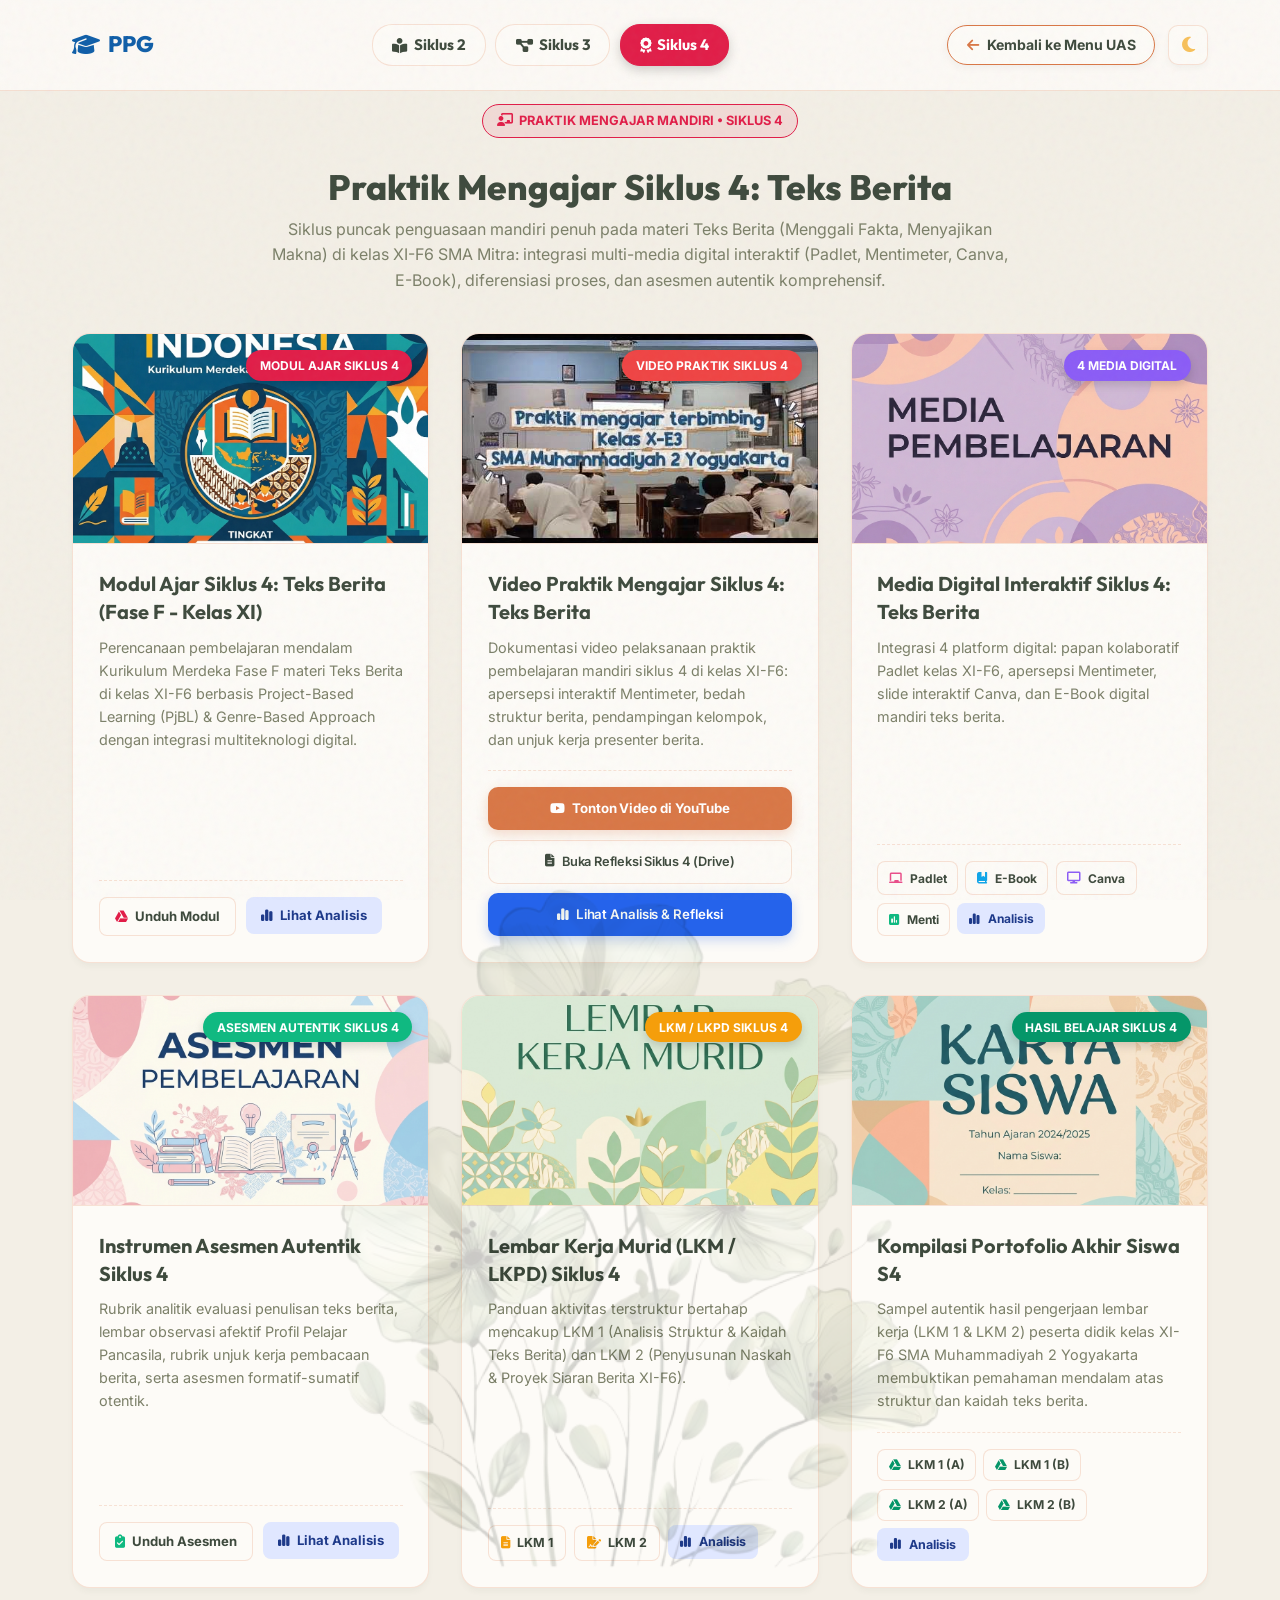
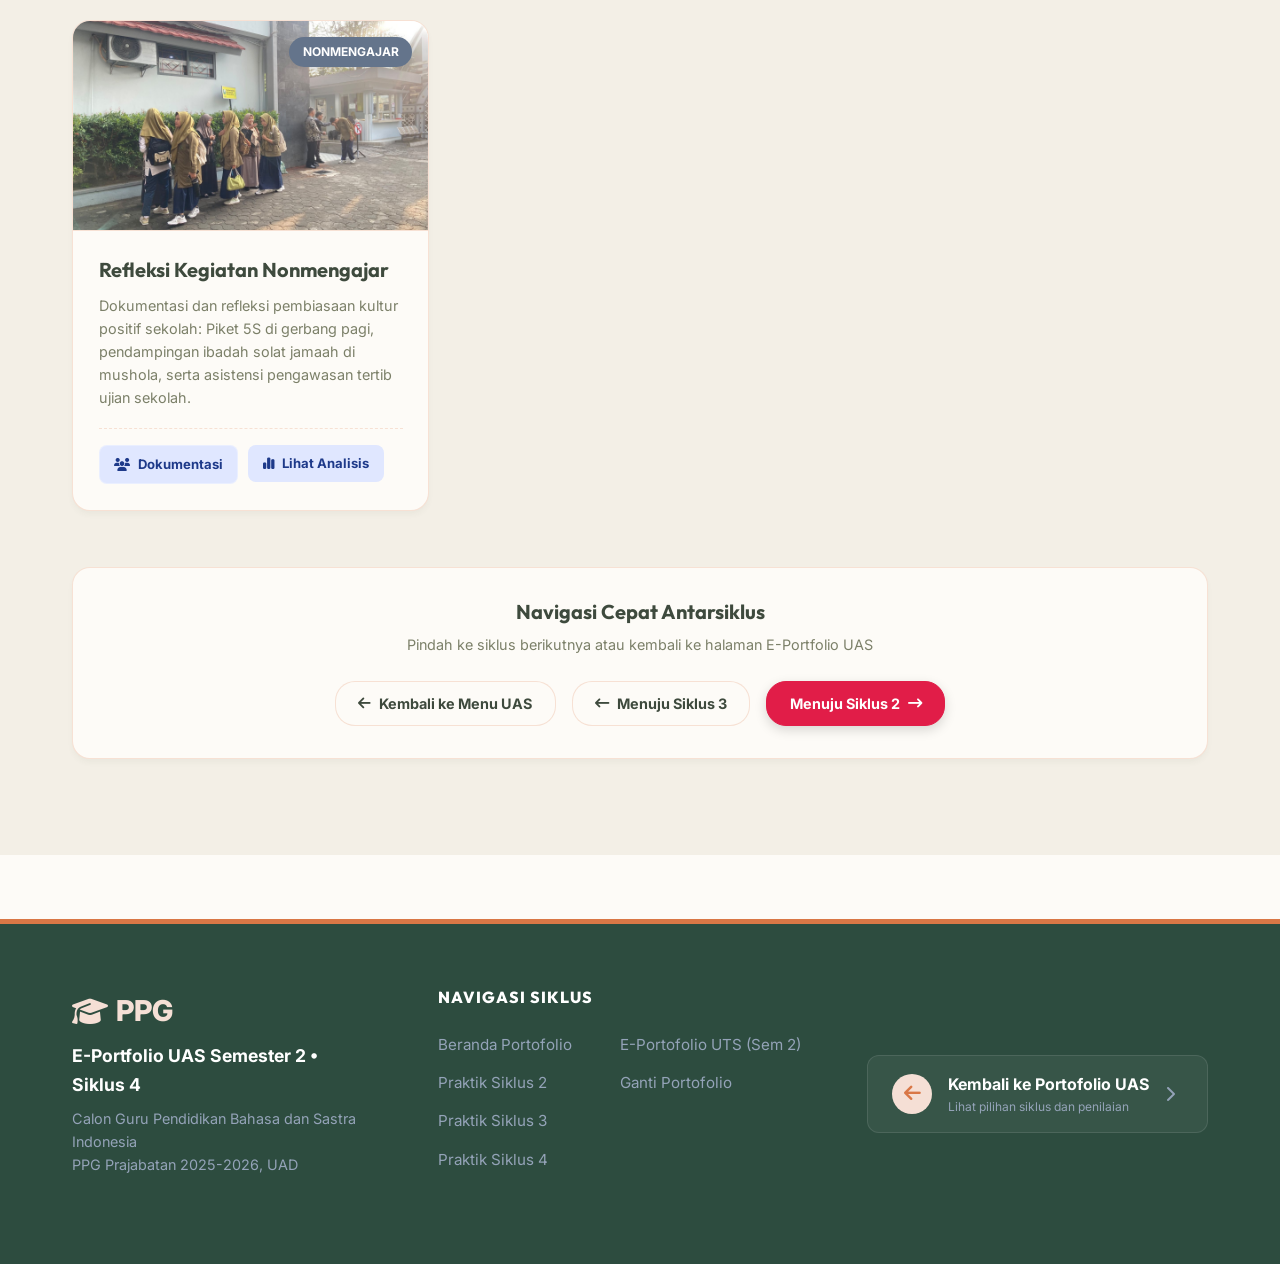
<file: portfolio-uas-siklus4.html>
<!DOCTYPE html>
<html lang="id" data-theme="light">
<head>
  <meta charset="UTF-8" />
  <meta name="viewport" content="width=device-width, initial-scale=1.0" />
  <meta name="referrer" content="strict-origin-when-cross-origin" />
  <meta name="description" content="Artifak Pembelajaran Siklus 4 - Praktik Mengajar Mandiri PPL II. E-Portfolio UAS Semester 2 Guru Profesional PPG." />
  <title>Artifak Siklus 4 | E-Portfolio UAS Semester 2</title>
  
  <!-- Favicon PPG -->
  <link rel="icon" href="LOGO WEB.jpg" type="image/jpeg" />

  <!-- Fonts -->
  <link rel="preconnect" href="https://fonts.googleapis.com" />
  <link rel="preconnect" href="https://fonts.gstatic.com" crossorigin />
  <link href="https://fonts.googleapis.com/css2?family=Inter:wght@300;400;500;600;700;800&family=Outfit:wght@400;500;600;700;800&display=swap" rel="stylesheet" />
  
  <!-- Font Awesome -->
  <link rel="stylesheet" href="https://cdnjs.cloudflare.com/ajax/libs/font-awesome/6.5.1/css/all.min.css" />
  
  <!-- CSS -->
  <link rel="stylesheet" href="style.css?v=2" />

  <style>
    /* ==============================================================
       High Contrast & Polished Navigation for Cycle Pages
       ============================================================== */
    
    /* Back Button in Navbar - Explicitly Visible in Light & Dark Mode */
    .btn-back-nav {
      display: inline-flex;
      align-items: center;
      gap: 0.5rem;
      padding: 0.5rem 1.15rem;
      border-radius: 20px;
      font-size: 0.88rem;
      font-weight: 700;
      text-decoration: none;
      background: var(--bg-primary);
      color: var(--text-primary) !important;
      border: 1.5px solid var(--accent);
      box-shadow: 0 2px 8px rgba(0, 0, 0, 0.05);
      transition: all 0.25s ease;
    }
    .btn-back-nav i {
      color: var(--accent);
      transition: transform 0.25s ease, color 0.25s ease;
    }
    .btn-back-nav:hover {
      background: var(--accent);
      color: #ffffff !important;
      border-color: var(--accent);
      transform: translateY(-2px);
      box-shadow: 0 4px 14px rgba(217, 119, 70, 0.3);
    }
    .btn-back-nav:hover i {
      color: #ffffff !important;
      transform: translateX(-3px);
    }

    /* Cycle Tabs in Center of Navbar */
    .cycle-nav-center {
      display: flex;
      gap: 0.6rem;
      list-style: none;
      margin: 0;
      padding: 0;
      align-items: center;
    }
    .cycle-nav-center li {
      margin: 0;
    }
    .cycle-nav-center a {
      font-family: var(--font-head);
      font-weight: 700;
      font-size: 0.95rem;
      padding: 0.5rem 1.2rem;
      border-radius: 20px;
      text-decoration: none;
      color: var(--text-primary) !important;
      border: 1.5px solid var(--glass-border);
      background: var(--bg-primary);
      transition: all 0.25s ease;
      display: inline-flex;
      align-items: center;
      gap: 0.4rem;
    }
    .cycle-nav-center a:hover {
      color: var(--accent) !important;
      border-color: var(--accent);
      background: rgba(217, 119, 70, 0.08);
      transform: translateY(-2px);
    }
    .cycle-nav-center a.active {
      color: #ffffff !important;
      background: #e11d48 !important;
      border-color: #e11d48 !important;
      box-shadow: 0 4px 12px rgba(0, 0, 0, 0.18);
    }

    /* Card File Draft Buttons - High Contrast */
    .btn-card-file {
      display: inline-flex;
      align-items: center;
      gap: 0.45rem;
      padding: 0.5rem 0.95rem;
      font-size: 0.82rem;
      font-weight: 700;
      border-radius: 8px;
      text-decoration: none;
      background: var(--bg-primary);
      color: var(--text-primary) !important;
      border: 1.5px solid var(--glass-border);
      transition: all 0.25s ease;
      cursor: pointer;
    }
    .btn-card-file:hover {
      background: rgba(217, 119, 70, 0.1);
      border-color: var(--accent);
      color: var(--accent) !important;
      transform: translateY(-1px);
    }

    /* Draft Badge */
    .badge-draft {
      font-size: 0.68rem;
      font-weight: 800;
      text-transform: uppercase;
      background: rgba(217, 119, 70, 0.15);
      color: var(--accent);
      padding: 2px 7px;
      border-radius: 4px;
      letter-spacing: 0.5px;
      margin-left: 4px;
    }

    /* Bottom Switcher Buttons */
    .btn-bottom-nav {
      display: inline-flex;
      align-items: center;
      gap: 0.5rem;
      padding: 0.65rem 1.4rem;
      border-radius: 20px;
      font-size: 0.9rem;
      font-weight: 700;
      text-decoration: none;
      background: var(--bg-primary);
      color: var(--text-primary) !important;
      border: 1.5px solid var(--glass-border);
      transition: all 0.25s ease;
    }
    .btn-bottom-nav:hover {
      border-color: var(--accent);
      color: var(--accent) !important;
      transform: translateY(-2px);
    }
    .btn-bottom-primary {
      display: inline-flex;
      align-items: center;
      gap: 0.5rem;
      padding: 0.65rem 1.4rem;
      border-radius: 20px;
      font-size: 0.9rem;
      font-weight: 700;
      text-decoration: none;
      background: #e11d48;
      color: #ffffff !important;
      border: 1.5px solid #e11d48;
      box-shadow: 0 4px 12px rgba(0, 0, 0, 0.15);
      transition: all 0.25s ease;
    }
    .btn-bottom-primary:hover {
      transform: translateY(-2px);
      box-shadow: 0 6px 16px rgba(0, 0, 0, 0.22);
      filter: brightness(1.08);
    }

    @media (max-width: 900px) {
      .cycle-nav-center {
        gap: 0.3rem;
      }
      .cycle-nav-center a {
        font-size: 0.85rem;
        padding: 0.4rem 0.8rem;
      }
      .btn-back-nav {
        font-size: 0.8rem;
        padding: 0.45rem 0.85rem;
      }
    }

    #videoPosterDisplayS4:hover .yt-play-icon-glow,
    #videoPosterDisplay:hover .yt-play-icon-glow {
      transform: scale(1.15) !important;
      box-shadow: 0 0 50px rgba(239, 68, 68, 0.95), 0 12px 32px rgba(0,0,0,0.7) !important;
    }
  </style>
</head>
<body>
  <!-- Clean & High-Contrast Navigation Bar -->
  <nav class="navbar" id="navbar">
    <div class="container" style="display: flex; justify-content: space-between; align-items: center;">
      <!-- Logo -->
      <a href="portfolio-uas-sem2.html#portfolio" class="nav-logo" aria-label="PPG Logo">
        <span class="logo-text" style="color: #0F5EA8; display: flex; align-items: center; gap: 8px; font-weight: 800; font-size: 1.4rem;">
          <i class="fa-solid fa-graduation-cap"></i> PPG
        </span>
      </a>

      <!-- Direct Cycle Switcher Tabs -->
      <ul class="cycle-nav-center">
        <li><a href="portfolio-uas-siklus2.html" class=""><i class="fa-solid fa-book-open-reader"></i> Siklus 2</a></li>
        <li><a href="portfolio-uas-siklus3.html" class=""><i class="fa-solid fa-diagram-project"></i> Siklus 3</a></li>
        <li><a href="portfolio-uas-siklus4.html" class="active"><i class="fa-solid fa-award"></i> Siklus 4</a></li>
      </ul>

      <!-- High-Contrast Back Button & Theme Toggle -->
      <div class="nav-actions" style="display: flex; align-items: center; gap: 0.8rem;">
        <a href="portfolio-uas-sem2.html#portfolio" class="btn-back-nav">
          <i class="fa-solid fa-arrow-left"></i> Kembali ke Menu UAS
        </a>
        <button class="action-btn theme-toggle" id="themeToggle" aria-label="Toggle dark mode" title="Mode Gelap/Terang">
          <i class="fa-solid fa-moon theme-icon"></i>
        </button>
      </div>
    </div>
  </nav>

  <!-- Cycle Content Section -->
  <section class="portfolio section" id="artefak" style="padding-top: 6.5rem;">
    <div class="container">

      <!-- Section Header -->
      <div class="section-header" style="text-align: center; margin-bottom: 2.5rem;">
        <div class="section-badge" style="background: rgba(225, 29, 72, 0.1); color: #e11d48; border-color: #e11d48; display: inline-flex; align-items: center; gap: 6px; padding: 0.35rem 0.9rem; border-radius: 20px; font-size: 0.8rem; font-weight: 700; border: 1px solid;">
          <i class="fa-solid fa-chalkboard-user"></i> PRAKTIK MENGAJAR MANDIRI &bull; SIKLUS 4
        </div>
        <h2 class="section-title" style="margin-top: 0.8rem; font-size: 2.2rem; font-family: var(--font-head); font-weight: 800;">Praktik Mengajar Siklus 4: Teks Berita</h2>
        <p class="section-subtitle" style="max-width: 750px; margin: 0.5rem auto 0 auto; color: var(--text-secondary); line-height: 1.6;">Siklus puncak penguasaan mandiri penuh pada materi Teks Berita (Menggali Fakta, Menyajikan Makna) di kelas XI-F6 SMA Mitra: integrasi multi-media digital interaktif (Padlet, Mentimeter, Canva, E-Book), diferensiasi proses, dan asesmen autentik komprehensif.</p>
      </div>

      <!-- Grid Cards Artefak Siklus (Sesuai Gambar 3) -->
      <div class="portfolio-grid" style="display: grid; grid-template-columns: repeat(auto-fill, minmax(320px, 1fr)); gap: 2rem; margin-top: 2rem;">
        
        <!-- Card 1: Modul Ajar -->
        <div class="portfolio-card" style="background: var(--bg-primary); border: 1px solid var(--glass-border); border-radius: 18px; overflow: hidden; box-shadow: var(--shadow-sm); transition: all 0.3s ease; display: flex; flex-direction: column;">
          <div class="card-image-wrapper" style="height: 210px; position: relative; overflow: hidden;">
            <img src="modul-cover.png" alt="Modul Ajar Siklus 4" style="width: 100%; height: 100%; object-fit: cover;">
            <div class="card-badge" style="position: absolute; top: 1rem; right: 1rem; background: #e11d48; color: white; padding: 0.35rem 0.85rem; border-radius: 20px; font-size: 0.75rem; font-weight: 700; box-shadow: 0 4px 10px rgba(0,0,0,0.15);">MODUL AJAR SIKLUS 4</div>
            <div class="card-overlay">
              <a href="https://drive.google.com/file/d/17RAVyjACAJdt3n5FRFJY2evLj-uB4pyd/view?usp=sharing" target="_blank" rel="noopener noreferrer" class="overlay-content" style="text-decoration: none;">
                <i class="fa-solid fa-file-pdf"></i> Buka Modul di Drive
              </a>
            </div>
          </div>
          <div class="card-content" style="padding: 1.6rem; display: flex; flex-direction: column; flex: 1;">
            <h3 class="card-title" style="font-family: var(--font-head); font-size: 1.25rem; margin-bottom: 0.6rem; color: var(--text-primary);">Modul Ajar Siklus 4: Teks Berita (Fase F - Kelas XI)</h3>
            <p class="card-desc" style="color: var(--text-secondary); font-size: 0.9rem; line-height: 1.6; margin-bottom: 1.2rem; flex: 1;">Perencanaan pembelajaran mendalam Kurikulum Merdeka Fase F materi Teks Berita di kelas XI-F6 berbasis Project-Based Learning (PjBL) &amp; Genre-Based Approach dengan integrasi multiteknologi digital.</p>
            <div style="display: flex; gap: 0.6rem; flex-wrap: wrap; margin-top: auto; padding-top: 1rem; border-top: 1px dashed var(--glass-border);">
              <a href="https://drive.google.com/file/d/17RAVyjACAJdt3n5FRFJY2evLj-uB4pyd/view?usp=sharing" target="_blank" rel="noopener noreferrer" class="btn-card-file" style="text-decoration: none;">
                <i class="fa-brands fa-google-drive" style="color: #e11d48;"></i> Unduh Modul
              </a>
              <a href="#" class="btn-analysis" data-target="panelModulAjar" style="text-decoration: none; padding: 0.5rem 0.95rem; font-size: 0.82rem; border-radius: 8px;">
                <i class="fa-solid fa-chart-simple"></i> Lihat Analisis
              </a>
            </div>
          </div>
        </div>

        <!-- Card 2: Video Praktik Mengajar -->
        <div class="portfolio-card" style="background: var(--bg-primary); border: 1px solid var(--glass-border); border-radius: 18px; overflow: hidden; box-shadow: var(--shadow-sm); transition: all 0.3s ease; display: flex; flex-direction: column;">
          <div class="card-image-wrapper" style="height: 210px; position: relative; overflow: hidden;">
            <img src="https://img.youtube.com/vi/1EammkHn20w/hqdefault.jpg" alt="Video Praktik Siklus 4" style="width: 100%; height: 100%; object-fit: cover;" onerror="this.src='video-praktik-thumb.jpg';">
            <div class="card-badge" style="position: absolute; top: 1rem; right: 1rem; background: #ef4444; color: white; padding: 0.35rem 0.85rem; border-radius: 20px; font-size: 0.75rem; font-weight: 700; box-shadow: 0 4px 10px rgba(0,0,0,0.15);">VIDEO PRAKTIK SIKLUS 4</div>
            <div class="card-overlay" style="display: flex; flex-direction: column; gap: 8px; justify-content: center; align-items: center;">
              <a href="https://youtu.be/1EammkHn20w?si=e3cugvgm6T8oyb8_" target="_blank" class="overlay-content" style="text-decoration: none; padding: 0.45rem 0.95rem; font-size: 0.85rem;">
                <i class="fa-brands fa-youtube"></i> Tonton di YouTube
              </a>
              <a href="https://drive.google.com/file/d/1kZayuC_1rWb66otcERSdV7VaMo41rg7h/view?usp=sharing" target="_blank" class="overlay-content" style="text-decoration: none; padding: 0.45rem 0.95rem; font-size: 0.85rem; background: rgba(217, 119, 70, 0.9);">
                <i class="fa-solid fa-file-lines"></i> Buka Refleksi Siklus 4 di Drive
              </a>
              <a href="#" class="btn-analysis overlay-content" data-target="panelVideoPraktik" style="text-decoration: none; padding: 0.45rem 0.95rem; font-size: 0.85rem; background: rgba(16, 185, 129, 0.9);">
                <i class="fa-solid fa-chart-simple"></i> Lihat Analisis &amp; Refleksi
              </a>
            </div>
          </div>
          <div class="card-content" style="padding: 1.6rem; display: flex; flex-direction: column; flex: 1;">
            <h3 class="card-title" style="font-family: var(--font-head); font-size: 1.25rem; margin-bottom: 0.6rem; color: var(--text-primary);">Video Praktik Mengajar Siklus 4: Teks Berita</h3>
            <p class="card-desc" style="color: var(--text-secondary); font-size: 0.9rem; line-height: 1.6; margin-bottom: 1.2rem; flex: 1;">Dokumentasi video pelaksanaan praktik pembelajaran mandiri siklus 4 di kelas XI-F6: apersepsi interaktif Mentimeter, bedah struktur berita, pendampingan kelompok, dan unjuk kerja presenter berita.</p>
            <div style="display: flex; flex-direction: column; gap: 0.6rem; margin-top: auto; padding-top: 1rem; border-top: 1px dashed var(--glass-border); width: 100%;">
              <a href="https://youtu.be/1EammkHn20w?si=e3cugvgm6T8oyb8_" target="_blank" rel="noopener noreferrer" class="btn-action-primary" style="width: 100%;">
                <i class="fa-brands fa-youtube"></i> Tonton Video di YouTube
              </a>
              <a href="https://drive.google.com/file/d/1kZayuC_1rWb66otcERSdV7VaMo41rg7h/view?usp=sharing" target="_blank" rel="noopener noreferrer" class="btn-action-secondary" style="width: 100%;">
                <i class="fa-solid fa-file-lines"></i> <span>Buka Refleksi Siklus 4 (Drive)</span>
              </a>
              <a href="#" class="btn-action-tertiary btn-analysis" data-target="panelVideoPraktik" style="width: 100%;">
                <i class="fa-solid fa-chart-simple"></i> Lihat Analisis &amp; Refleksi
              </a>
            </div>
          </div>
        </div>

        <!-- Card 3: Media Pembelajaran Inovatif (4 Media Digital) -->
        <div class="portfolio-card" style="background: var(--bg-primary); border: 1px solid var(--glass-border); border-radius: 18px; overflow: hidden; box-shadow: var(--shadow-sm); transition: all 0.3s ease; display: flex; flex-direction: column;">
          <div class="card-image-wrapper" style="height: 210px; position: relative; overflow: hidden;">
            <img src="media-cover.png" alt="Media Pembelajaran Siklus 4" style="width: 100%; height: 100%; object-fit: cover;">
            <div class="card-badge" style="position: absolute; top: 1rem; right: 1rem; background: #8b5cf6; color: white; padding: 0.35rem 0.85rem; border-radius: 20px; font-size: 0.75rem; font-weight: 700; box-shadow: 0 4px 10px rgba(0,0,0,0.15);">4 MEDIA DIGITAL</div>
            <div class="card-overlay" style="display: flex; flex-direction: column; gap: 6px; justify-content: center; align-items: center; padding: 0.5rem;">
              <a href="https://padlet.com/satifaaaalqaf/teks-berita-xi-f6-s0248kjkv0ia4dmm2ov7" target="_blank" rel="noopener noreferrer" class="overlay-content" style="text-decoration: none; padding: 0.3rem 0.8rem; font-size: 0.78rem; background: rgba(234, 76, 137, 0.9);">
                <i class="fa-solid fa-chalkboard"></i> Padlet XI-F6
              </a>
              <a href="https://orisasatifaalqaf.github.io/E-Book-Teks-Berita/" target="_blank" rel="noopener noreferrer" class="overlay-content" style="text-decoration: none; padding: 0.3rem 0.8rem; font-size: 0.78rem; background: rgba(14, 165, 233, 0.9);">
                <i class="fa-solid fa-book-bookmark"></i> E-Book Berita
              </a>
              <a href="https://canva.link/qr0lmoorvcr4q6u" target="_blank" rel="noopener noreferrer" class="overlay-content" style="text-decoration: none; padding: 0.3rem 0.8rem; font-size: 0.78rem;">
                <i class="fa-solid fa-display"></i> PPT Canva
              </a>
              <a href="https://www.menti.com/alj3nop5faqi" target="_blank" rel="noopener noreferrer" class="overlay-content" style="text-decoration: none; padding: 0.3rem 0.8rem; font-size: 0.78rem; background: rgba(16, 185, 129, 0.9);">
                <i class="fa-solid fa-square-poll-vertical"></i> Mentimeter
              </a>
            </div>
          </div>
          <div class="card-content" style="padding: 1.6rem; display: flex; flex-direction: column; flex: 1;">
            <h3 class="card-title" style="font-family: var(--font-head); font-size: 1.25rem; margin-bottom: 0.6rem; color: var(--text-primary);">Media Digital Interaktif Siklus 4: Teks Berita</h3>
            <p class="card-desc" style="color: var(--text-secondary); font-size: 0.9rem; line-height: 1.6; margin-bottom: 1.2rem; flex: 1;">Integrasi 4 platform digital: papan kolaboratif Padlet kelas XI-F6, apersepsi Mentimeter, slide interaktif Canva, dan E-Book digital mandiri teks berita.</p>
            <div style="display: flex; gap: 0.45rem; flex-wrap: wrap; margin-top: auto; padding-top: 1rem; border-top: 1px dashed var(--glass-border);">
              <a href="https://padlet.com/satifaaaalqaf/teks-berita-xi-f6-s0248kjkv0ia4dmm2ov7" target="_blank" rel="noopener noreferrer" class="btn-card-file" style="padding: 0.4rem 0.65rem; font-size: 0.75rem; text-decoration: none;">
                <i class="fa-solid fa-chalkboard" style="color: #ea4c89;"></i> Padlet
              </a>
              <a href="https://orisasatifaalqaf.github.io/E-Book-Teks-Berita/" target="_blank" rel="noopener noreferrer" class="btn-card-file" style="padding: 0.4rem 0.65rem; font-size: 0.75rem; text-decoration: none;">
                <i class="fa-solid fa-book-bookmark" style="color: #0ea5e9;"></i> E-Book
              </a>
              <a href="https://canva.link/qr0lmoorvcr4q6u" target="_blank" rel="noopener noreferrer" class="btn-card-file" style="padding: 0.4rem 0.65rem; font-size: 0.75rem; text-decoration: none;">
                <i class="fa-solid fa-display" style="color: #8b5cf6;"></i> Canva
              </a>
              <a href="https://www.menti.com/alj3nop5faqi" target="_blank" rel="noopener noreferrer" class="btn-card-file" style="padding: 0.4rem 0.65rem; font-size: 0.75rem; text-decoration: none;">
                <i class="fa-solid fa-square-poll-vertical" style="color: #10b981;"></i> Menti
              </a>
              <a href="#" class="btn-analysis" data-target="panelMedia" style="text-decoration: none; padding: 0.4rem 0.7rem; font-size: 0.75rem; border-radius: 8px;">
                <i class="fa-solid fa-chart-simple"></i> Analisis
              </a>
            </div>
          </div>
        </div>

        <!-- Card 4: Instrumen Asesmen Autentik -->
        <div class="portfolio-card" style="background: var(--bg-primary); border: 1px solid var(--glass-border); border-radius: 18px; overflow: hidden; box-shadow: var(--shadow-sm); transition: all 0.3s ease; display: flex; flex-direction: column;">
          <div class="card-image-wrapper" style="height: 210px; position: relative; overflow: hidden;">
            <img src="asesmen-cover.png" alt="Asesmen Siklus 4" style="width: 100%; height: 100%; object-fit: cover;">
            <div class="card-badge" style="position: absolute; top: 1rem; right: 1rem; background: #10b981; color: white; padding: 0.35rem 0.85rem; border-radius: 20px; font-size: 0.75rem; font-weight: 700; box-shadow: 0 4px 10px rgba(0,0,0,0.15);">ASESMEN AUTENTIK SIKLUS 4</div>
            <div class="card-overlay">
              <a href="https://drive.google.com/file/d/17RAVyjACAJdt3n5FRFJY2evLj-uB4pyd/view?usp=sharing" target="_blank" rel="noopener noreferrer" class="overlay-content" style="text-decoration: none;">
                <i class="fa-solid fa-clipboard-check"></i> Unduh Asesmen di Drive
              </a>
            </div>
          </div>
          <div class="card-content" style="padding: 1.6rem; display: flex; flex-direction: column; flex: 1;">
            <h3 class="card-title" style="font-family: var(--font-head); font-size: 1.25rem; margin-bottom: 0.6rem; color: var(--text-primary);">Instrumen Asesmen Autentik Siklus 4</h3>
            <p class="card-desc" style="color: var(--text-secondary); font-size: 0.9rem; line-height: 1.6; margin-bottom: 1.2rem; flex: 1;">Rubrik analitik evaluasi penulisan teks berita, lembar observasi afektif Profil Pelajar Pancasila, rubrik unjuk kerja pembacaan berita, serta asesmen formatif-sumatif otentik.</p>
            <div style="display: flex; gap: 0.6rem; flex-wrap: wrap; margin-top: auto; padding-top: 1rem; border-top: 1px dashed var(--glass-border);">
              <a href="https://drive.google.com/file/d/17RAVyjACAJdt3n5FRFJY2evLj-uB4pyd/view?usp=sharing" target="_blank" rel="noopener noreferrer" class="btn-card-file" style="text-decoration: none;">
                <i class="fa-solid fa-clipboard-check" style="color: #10b981;"></i> Unduh Asesmen
              </a>
              <a href="#" class="btn-analysis" data-target="panelAsesmen" style="text-decoration: none; padding: 0.5rem 0.95rem; font-size: 0.82rem; border-radius: 8px;">
                <i class="fa-solid fa-chart-simple"></i> Lihat Analisis
              </a>
            </div>
          </div>
        </div>

        <!-- Card 5: Lembar Kerja Peserta Didik (LKPD / LKM) -->
        <div class="portfolio-card" style="background: var(--bg-primary); border: 1px solid var(--glass-border); border-radius: 18px; overflow: hidden; box-shadow: var(--shadow-sm); transition: all 0.3s ease; display: flex; flex-direction: column;">
          <div class="card-image-wrapper" style="height: 210px; position: relative; overflow: hidden;">
            <img src="lkm-cover.png" alt="LKPD Siklus 4" style="width: 100%; height: 100%; object-fit: cover;">
            <div class="card-badge" style="position: absolute; top: 1rem; right: 1rem; background: #f59e0b; color: white; padding: 0.35rem 0.85rem; border-radius: 20px; font-size: 0.75rem; font-weight: 700; box-shadow: 0 4px 10px rgba(0,0,0,0.15);">LKM / LKPD SIKLUS 4</div>
            <div class="card-overlay" style="display: flex; flex-direction: column; gap: 8px; justify-content: center; align-items: center;">
              <a href="https://drive.google.com/file/d/1Z-AOs9rgqU8Q4OKjnham3pj_1CuwuxAm/view?usp=sharing" target="_blank" rel="noopener noreferrer" class="overlay-content" style="text-decoration: none; padding: 0.4rem 0.9rem; font-size: 0.85rem;">
                <i class="fa-solid fa-file-lines"></i> Buka LKM 1 di Drive
              </a>
              <a href="https://drive.google.com/file/d/1hoENPlbI4COvXDbnGyo1J5pkILLyK-8-/view?usp=sharing" target="_blank" rel="noopener noreferrer" class="overlay-content" style="text-decoration: none; padding: 0.4rem 0.9rem; font-size: 0.85rem; background: rgba(245, 158, 11, 0.9);">
                <i class="fa-solid fa-file-signature"></i> Buka LKM 2 di Drive
              </a>
            </div>
          </div>
          <div class="card-content" style="padding: 1.6rem; display: flex; flex-direction: column; flex: 1;">
            <h3 class="card-title" style="font-family: var(--font-head); font-size: 1.25rem; margin-bottom: 0.6rem; color: var(--text-primary);">Lembar Kerja Murid (LKM / LKPD) Siklus 4</h3>
            <p class="card-desc" style="color: var(--text-secondary); font-size: 0.9rem; line-height: 1.6; margin-bottom: 1.2rem; flex: 1;">Panduan aktivitas terstruktur bertahap mencakup LKM 1 (Analisis Struktur &amp; Kaidah Teks Berita) dan LKM 2 (Penyusunan Naskah &amp; Proyek Siaran Berita XI-F6).</p>
            <div style="display: flex; gap: 0.5rem; flex-wrap: wrap; margin-top: auto; padding-top: 1rem; border-top: 1px dashed var(--glass-border);">
              <a href="https://drive.google.com/file/d/1Z-AOs9rgqU8Q4OKjnham3pj_1CuwuxAm/view?usp=sharing" target="_blank" rel="noopener noreferrer" class="btn-card-file" style="padding: 0.45rem 0.75rem; font-size: 0.78rem; text-decoration: none;">
                <i class="fa-solid fa-file-lines" style="color: #f59e0b;"></i> LKM 1
              </a>
              <a href="https://drive.google.com/file/d/1hoENPlbI4COvXDbnGyo1J5pkILLyK-8-/view?usp=sharing" target="_blank" rel="noopener noreferrer" class="btn-card-file" style="padding: 0.45rem 0.75rem; font-size: 0.78rem; text-decoration: none;">
                <i class="fa-solid fa-file-signature" style="color: #f59e0b;"></i> LKM 2
              </a>
              <a href="#" class="btn-analysis" data-target="panelLKPD" style="text-decoration: none; padding: 0.45rem 0.75rem; font-size: 0.78rem; border-radius: 8px;">
                <i class="fa-solid fa-chart-simple"></i> Analisis
              </a>
            </div>
          </div>
        </div>

        <!-- Card 6: Portofolio Hasil Belajar Siswa -->
        <div class="portfolio-card" style="background: var(--bg-primary); border: 1px solid var(--glass-border); border-radius: 18px; overflow: hidden; box-shadow: var(--shadow-sm); transition: all 0.3s ease; display: flex; flex-direction: column;">
          <div class="card-image-wrapper" style="height: 210px; position: relative; overflow: hidden;">
            <img src="karya-siswa-cover.png" alt="Hasil Kerja Siswa Siklus 4" style="width: 100%; height: 100%; object-fit: cover;">
            <div class="card-badge" style="position: absolute; top: 1rem; right: 1rem; background: #059669; color: white; padding: 0.35rem 0.85rem; border-radius: 20px; font-size: 0.75rem; font-weight: 700; box-shadow: 0 4px 10px rgba(0,0,0,0.15);">HASIL BELAJAR SIKLUS 4</div>
            <div class="card-overlay" style="display: flex; flex-direction: column; gap: 6px; justify-content: center; align-items: center;">
              <div style="display: flex; gap: 6px; flex-wrap: wrap; justify-content: center;">
                <a href="https://drive.google.com/file/d/1_e36A27GelQAhlhy9Cwn25lVwzxHBHu8/view?usp=sharing" target="_blank" rel="noopener noreferrer" class="overlay-content" style="text-decoration: none; padding: 0.35rem 0.75rem; font-size: 0.8rem;">
                  <i class="fa-solid fa-file-pdf"></i> LKM 1 (S1)
                </a>
                <a href="https://drive.google.com/file/d/1NgAQjhb0nUe0kLUwCP8YMXJkG6hUSXQ1/view?usp=sharing" target="_blank" rel="noopener noreferrer" class="overlay-content" style="text-decoration: none; padding: 0.35rem 0.75rem; font-size: 0.8rem;">
                  <i class="fa-solid fa-file-pdf"></i> LKM 1 (S2)
                </a>
              </div>
              <div style="display: flex; gap: 6px; flex-wrap: wrap; justify-content: center;">
                <a href="https://drive.google.com/file/d/1kCwCSA2X-PCH2E4-v5OTLdUURQffbzsJ/view?usp=sharing" target="_blank" rel="noopener noreferrer" class="overlay-content" style="text-decoration: none; padding: 0.35rem 0.75rem; font-size: 0.8rem;">
                  <i class="fa-solid fa-file-pdf"></i> LKM 2 (S1)
                </a>
                <a href="https://drive.google.com/file/d/1NpPDziXAiJvn3aWeYUasr4sTVRGywgf8/view?usp=sharing" target="_blank" rel="noopener noreferrer" class="overlay-content" style="text-decoration: none; padding: 0.35rem 0.75rem; font-size: 0.8rem;">
                  <i class="fa-solid fa-file-pdf"></i> LKM 2 (S2)
                </a>
              </div>
              <a href="#" class="btn-analysis overlay-content" data-target="panelKaryaSiswa" style="text-decoration: none; padding: 0.45rem 0.95rem; font-size: 0.85rem; background: rgba(16, 185, 129, 0.9);">
                <i class="fa-solid fa-chart-simple"></i> Lihat Analisis
              </a>
            </div>
          </div>
          <div class="card-content" style="padding: 1.6rem; display: flex; flex-direction: column; flex: 1;">
            <h3 class="card-title" style="font-family: var(--font-head); font-size: 1.25rem; margin-bottom: 0.6rem; color: var(--text-primary);">Kompilasi Portofolio Akhir Siswa S4</h3>
            <p class="card-desc" style="color: var(--text-secondary); font-size: 0.9rem; line-height: 1.6; margin-bottom: 1.2rem; flex: 1;">Sampel autentik hasil pengerjaan lembar kerja (LKM 1 &amp; LKM 2) peserta didik kelas XI-F6 SMA Muhammadiyah 2 Yogyakarta membuktikan pemahaman mendalam atas struktur dan kaidah teks berita.</p>
            <div style="display: flex; gap: 0.45rem; flex-wrap: wrap; margin-top: auto; padding-top: 1rem; border-top: 1px dashed var(--glass-border); align-items: center;">
              <a href="https://drive.google.com/file/d/1_e36A27GelQAhlhy9Cwn25lVwzxHBHu8/view?usp=sharing" target="_blank" rel="noopener noreferrer" class="btn-card-file" style="text-decoration: none; padding: 0.35rem 0.65rem; font-size: 0.76rem;">
                <i class="fa-brands fa-google-drive" style="color: #059669;"></i> LKM 1 (A)
              </a>
              <a href="https://drive.google.com/file/d/1NgAQjhb0nUe0kLUwCP8YMXJkG6hUSXQ1/view?usp=sharing" target="_blank" rel="noopener noreferrer" class="btn-card-file" style="text-decoration: none; padding: 0.35rem 0.65rem; font-size: 0.76rem;">
                <i class="fa-brands fa-google-drive" style="color: #059669;"></i> LKM 1 (B)
              </a>
              <a href="https://drive.google.com/file/d/1kCwCSA2X-PCH2E4-v5OTLdUURQffbzsJ/view?usp=sharing" target="_blank" rel="noopener noreferrer" class="btn-card-file" style="text-decoration: none; padding: 0.35rem 0.65rem; font-size: 0.76rem;">
                <i class="fa-brands fa-google-drive" style="color: #059669;"></i> LKM 2 (A)
              </a>
              <a href="https://drive.google.com/file/d/1NpPDziXAiJvn3aWeYUasr4sTVRGywgf8/view?usp=sharing" target="_blank" rel="noopener noreferrer" class="btn-card-file" style="text-decoration: none; padding: 0.35rem 0.65rem; font-size: 0.76rem;">
                <i class="fa-brands fa-google-drive" style="color: #059669;"></i> LKM 2 (B)
              </a>
              <a href="#" class="btn-analysis" data-target="panelKaryaSiswa" style="text-decoration: none; padding: 0.4rem 0.8rem; font-size: 0.78rem; border-radius: 8px;">
                <i class="fa-solid fa-chart-simple"></i> Analisis
              </a>
            </div>
          </div>
        </div>

        <!-- Card 7: Laporan Refleksi Kegiatan Nonmengajar -->
        <div class="portfolio-card" style="background: var(--bg-primary); border: 1px solid var(--glass-border); border-radius: 18px; overflow: hidden; box-shadow: var(--shadow-sm); transition: all 0.3s ease; display: flex; flex-direction: column;">
          <div class="card-image-wrapper" style="height: 210px; position: relative; overflow: hidden;">
            <img src="PIket 5S.jpeg" alt="Laporan Kegiatan Nonmengajar" style="width: 100%; height: 100%; object-fit: cover;">
            <div class="card-badge" style="position: absolute; top: 1rem; right: 1rem; background: #64748b; color: white; padding: 0.35rem 0.85rem; border-radius: 20px; font-size: 0.75rem; font-weight: 700; box-shadow: 0 4px 10px rgba(0,0,0,0.15);">NONMENGAJAR</div>
            <div class="card-overlay">
              <a href="#" class="btn-analysis overlay-content" data-target="panelNonmengajar" style="text-decoration: none;">
                <i class="fa-solid fa-handshake-angle"></i> Telaah Kegiatan Nonmengajar
              </a>
            </div>
          </div>
          <div class="card-content" style="padding: 1.6rem; display: flex; flex-direction: column; flex: 1;">
            <h3 class="card-title" style="font-family: var(--font-head); font-size: 1.25rem; margin-bottom: 0.6rem; color: var(--text-primary);">Refleksi Kegiatan Nonmengajar</h3>
            <p class="card-desc" style="color: var(--text-secondary); font-size: 0.9rem; line-height: 1.6; margin-bottom: 1.2rem; flex: 1;">Dokumentasi dan refleksi pembiasaan kultur positif sekolah: Piket 5S di gerbang pagi, pendampingan ibadah solat jamaah di mushola, serta asistensi pengawasan tertib ujian sekolah.</p>
            <div style="display: flex; gap: 0.6rem; flex-wrap: wrap; margin-top: auto; padding-top: 1rem; border-top: 1px dashed var(--glass-border);">
              <a href="#" class="btn-analysis btn btn-outline" data-target="panelNonmengajar" style="padding: 0.5rem 0.9rem; font-size: 0.82rem; border-radius: 8px; text-decoration: none;">
                <i class="fa-solid fa-users"></i> Dokumentasi
              </a>
              <a href="#" class="btn-analysis" data-target="panelNonmengajar" style="text-decoration: none; padding: 0.5rem 0.95rem; font-size: 0.82rem; border-radius: 8px;">
                <i class="fa-solid fa-chart-simple"></i> Lihat Analisis
              </a>
            </div>
          </div>
        </div>

      </div>

      <!-- Bottom Nav Switcher Card -->
      <div style="margin-top: 3.5rem; padding: 2rem; background: var(--bg-primary); border: 1px solid var(--glass-border); border-radius: 18px; text-align: center; box-shadow: var(--shadow-sm);">
        <h4 style="font-family: var(--font-head); font-size: 1.25rem; margin-bottom: 0.6rem; color: var(--text-primary);">Navigasi Cepat Antarsiklus</h4>
        <p style="color: var(--text-secondary); font-size: 0.9rem; margin-bottom: 1.5rem;">Pindah ke siklus berikutnya atau kembali ke halaman E-Portfolio UAS</p>
        <div style="display: flex; justify-content: center; gap: 1rem; flex-wrap: wrap;">
          <a href="portfolio-uas-sem2.html#portfolio" class="btn-bottom-nav"><i class="fa-solid fa-arrow-left"></i> Kembali ke Menu UAS</a>
          <a href="portfolio-uas-siklus3.html" class="btn-bottom-nav"><i class="fa-solid fa-arrow-left-long"></i> Menuju Siklus 3</a>
          <a href="portfolio-uas-siklus2.html" class="btn-bottom-primary">Menuju Siklus 2 <i class="fa-solid fa-arrow-right-long"></i></a>
        </div>
      </div>

    </div>
  </section>

  <!-- Footer Section -->
  <footer class="footer" style="margin-top: 4rem;">
    <div class="container">
      <div class="footer-content">
        <div class="footer-brand">
          <div class="footer-logo">
            <i class="fa-solid fa-graduation-cap"></i> PPG
          </div>
          <p class="footer-brand-title">E-Portfolio UAS Semester 2 &bull; Siklus 4</p>
          <p class="footer-brand-desc">Calon Guru Pendidikan Bahasa dan Sastra Indonesia<br>PPG Prajabatan 2025-2026, UAD</p>
        </div>

        <div class="footer-nav">
          <h4 class="footer-heading">NAVIGASI SIKLUS</h4>
          <div class="footer-links">
            <ul class="footer-link-col">
              <li><a href="portfolio-uas-sem2.html">Beranda Portofolio</a></li>
              <li><a href="portfolio-uas-siklus2.html">Praktik Siklus 2</a></li>
              <li><a href="portfolio-uas-siklus3.html">Praktik Siklus 3</a></li>
              <li><a href="portfolio-uas-siklus4.html">Praktik Siklus 4</a></li>
            </ul>
            <ul class="footer-link-col">
              <li><a href="portfolio-uts-sem2.html">E-Portofolio UTS (Sem 2)</a></li>
              <li><a href="index.html">Ganti Portofolio</a></li>
            </ul>
          </div>
        </div>
        
        <div class="footer-actions">
          <a href="portfolio-uas-sem2.html#portfolio" class="btn-ganti-portfolio">
            <div class="btn-gp-icon"><i class="fa-solid fa-arrow-left"></i></div>
            <div class="btn-gp-text">
              <span class="btn-gp-title">Kembali ke Portofolio UAS</span>
              <span class="btn-gp-desc">Lihat pilihan siklus dan penilaian</span>
            </div>
            <i class="fa-solid fa-chevron-right btn-gp-arrow"></i>
          </a>
        </div>
      </div>
    </div>
  </footer>

  <!-- ==================== ANALYSIS PANELS SIKLUS 4 ==================== -->
  <div class="analysis-overlay" id="analysisOverlay"></div>

  <!-- Panel 1: Modul Ajar -->
  <div class="analysis-panel" id="panelModulAjar">
    <div class="panel-header">
      <div>
        <h3 class="panel-title">Analisis Modul Ajar Siklus 4: Teks Berita (Menggali Fakta, Menyajikan Makna)</h3>
        <p class="panel-subtitle">Praktik Mengajar Mandiri Siklus 4 &bull; Fase F - Kelas XI-F6 (Project-Based Learning &amp; Genre-Based Approach)</p>
      </div>
      <button class="btn-close-panel" aria-label="Tutup Panel"><i class="fa-solid fa-xmark"></i></button>
    </div>
    <div class="panel-content">
      <div class="panel-section">
        <h4 class="panel-section-title"><i class="fa-solid fa-circle-info" style="color: var(--accent);"></i> Konteks Pembelajaran</h4>
        <p class="panel-text">Modul ajar ini dirancang untuk pelaksanaan Praktik Mengajar Mandiri Siklus 4 pada peserta didik kelas XI-F6 SMA mitra. Fokus pada pembelajaran Teks Berita (Menggali Fakta, Menyajikan Makna) melalui pendekatan Project-Based Learning (PjBL) terintegrasi Genre-Based Approach dan ekosistem multiplatform digital interaktif dalam kerangka Kurikulum Merdeka Fase F.</p>
      </div>
      <div class="panel-section">
        <h4 class="panel-section-title"><i class="fa-solid fa-bullseye" style="color: var(--accent);"></i> Tujuan Pembelajaran</h4>
        <div class="panel-blockquote">
          Peserta didik mampu menganalisis struktur teks berita (kepala, tubuh, ekor/piramida terbalik) dan kaidah kebahasaan baku, memverifikasi akurasi fakta 5W+1H, serta merancang naskah dan memproduksi siaran berita audio-visual melalui keterlibatan aktif berkolaborasi secara digital, bernalar kritis, dan bergotong royong.
        </div>
      </div>
      <div class="panel-section">
        <h4 class="panel-section-title"><i class="fa-solid fa-thumbs-up" style="color: #10B981;"></i> Kelebihan Rancangan Modul</h4>
        <p class="panel-text">Sintaks PjBL terstruktur terintegrasi multi-media digital interaktif (Mentimeter untuk apersepsi diagnostik, Canva untuk materi multimodal, E-Book untuk referensi mandiri, dan Padlet untuk galeri kolaboratif); asesmen formatif terintegrasi di setiap tahapan instruksional.</p>
      </div>
      <div class="panel-section">
        <h4 class="panel-section-title"><i class="fa-solid fa-triangle-exclamation" style="color: #EF4444;"></i> Kekurangan &amp; Kendala Lapangan</h4>
        <p class="panel-text">Pengaturan alokasi waktu saat eksplorasi antarmuka multiplatform digital dan sesi perekaman video siaran berita menuntut manajemen durasi instruksional yang ketat agar tahap refleksi metakognitif tercapai paripurna.</p>
      </div>
      <div class="panel-section">
        <h4 class="panel-section-title"><i class="fa-solid fa-book-bookmark" style="color: #3B82F6;"></i> Kajian Teori Integratif</h4>
        <ul class="panel-list">
          <li><strong>Genre-Based Approach (Martin &amp; Rose):</strong> Pembimbingan berjenjang (Building Knowledge of the Field, Modelling, Joint Construction, hingga Independent Construction).</li>
          <li><strong>Authentic Learning (Herrington):</strong> Menghadirkan konteks riil jurnalisme dan siaran berita televisi ke dalam ruang kelas.</li>
          <li><strong>TPACK (Mishra &amp; Koehler):</strong> Integrasi pedagogi Bahasa Indonesia dengan pemanfaatan teknologi digital terapan (Mentimeter, Canva, Padlet, E-Book).</li>
        </ul>
      </div>
      <div class="panel-section">
        <h4 class="panel-section-title"><i class="fa-solid fa-lightbulb" style="color: #F59E0B;"></i> Tindak Lanjut &amp; Mitigasi Reflektif</h4>
        <p class="panel-text">Menyediakan lembar panduan peran tim (presenter berita, reporter lapangan, juru kamera, editor naskah) dan pembatasan durasi video siaran berita maksimal 2–3 menit per kelompok.</p>
      </div>
      <div class="panel-section">
        <div style="display: flex; justify-content: space-between; align-items: center; border-bottom: 2px dashed rgba(0,0,0,0.05); padding-bottom: 0.5rem; margin-bottom: 1rem; flex-wrap: wrap; gap: 0.5rem;">
          <h4 class="panel-section-title" style="margin-bottom: 0; border: none; padding-bottom: 0;">Pratinjau Dokumen Modul Ajar</h4>
          <a href="https://drive.google.com/file/d/17RAVyjACAJdt3n5FRFJY2evLj-uB4pyd/view?usp=sharing" target="_blank" rel="noopener noreferrer" class="btn btn-primary" style="padding: 0.4rem 1rem; font-size: 0.85rem;"><i class="fa-solid fa-arrow-up-right-from-square"></i> Buka di Google Drive</a>
        </div>
        <div style="border: 1px solid var(--glass-border); border-radius: 12px; overflow: hidden; height: 500px; background: #1e241e;">
          <iframe src="https://drive.google.com/file/d/17RAVyjACAJdt3n5FRFJY2evLj-uB4pyd/preview" width="100%" height="100%" allow="autoplay" style="border: none; display: block;" loading="lazy"></iframe>
        </div>
      </div>
    </div>
  </div>

  <!-- Panel 2: Video Praktik -->
  <div class="analysis-panel" id="panelVideoPraktik">
    <div class="panel-header">
      <div>
        <h3 class="panel-title">Analisis Pelaksanaan: Video Praktik Mengajar Siklus 4</h3>
        <p class="panel-subtitle">Praktik Mengajar Mandiri Siklus 4 &bull; Pembelajaran Teks Berita Kelas XI-F6</p>
      </div>
      <button class="btn-close-panel" aria-label="Tutup Panel"><i class="fa-solid fa-xmark"></i></button>
    </div>
    <div class="panel-content">
      <div class="panel-section">
        <h4 class="panel-section-title"><i class="fa-solid fa-circle-info" style="color: var(--accent);"></i> Konteks Video</h4>
        <p class="panel-text">Video merekam dinamika pembelajaran 2 JP (2 x 45 menit) di kelas XI-F6 SMA mitra: menampilkan tahapan apersepsi interaktif via Mentimeter, bedah model teks berita via slide Canva dan E-Book, diskusi kelompok menyusun naskah berita aktual di Padlet, simulasi rekaman presenter berita, dan asesmen formatif.</p>
      </div>
      <div class="panel-section">
        <h4 class="panel-section-title"><i class="fa-solid fa-bullseye" style="color: var(--accent);"></i> Tujuan Dokumentasi</h4>
        <div class="panel-blockquote">
          Menjadi bukti autentik kemampuan pengelolaan kelas calon guru dalam memfasilitasi proyek jurnalisme murid berbasis multi-media digital interaktif, membangun komunikasi dialogis yang setara, serta menerapkan asesmen performa otentik secara real-time.
        </div>
      </div>
      <div class="panel-section">
        <h4 class="panel-section-title"><i class="fa-solid fa-thumbs-up" style="color: #10B981;"></i> Kelebihan Praktik</h4>
        <p class="panel-text">Komunikasi dialogis guru terbangun empatik; partisipasi murid sangat aktif saat berinteraksi di Mentimeter dan mempraktikkan gaya penyiar berita; umpan balik konstruktif langsung diberikan terhadap artikulasi dan keakuratan fakta berita siswa.</p>
      </div>
      <div class="panel-section">
        <h4 class="panel-section-title"><i class="fa-solid fa-triangle-exclamation" style="color: #EF4444;"></i> Catatan Evaluatif</h4>
        <p class="panel-text">Sirkulasi guru saat proses perekaman video dan interaksi gawai digital perlu menjangkau setiap sudut kelas agar pendampingan asistensi teknis murid tetap proporsional dan tertib.</p>
      </div>
      <div class="panel-section">
        <h4 class="panel-section-title"><i class="fa-solid fa-book-bookmark" style="color: #3B82F6;"></i> Kajian Teori Integratif</h4>
        <ul class="panel-list">
          <li><strong>Experiential Learning (Kolb):</strong> Siswa belajar dari pengalaman konkret memproduksi dan menyiarkan berita langsung.</li>
          <li><strong>Interactive Learning Framework:</strong> Respon murid secara real-time lewat Mentimeter memicu keterlibatan kognitif sejak awal pembelajaran.</li>
        </ul>
      </div>
      <div class="panel-section">
        <div style="display: flex; justify-content: space-between; align-items: center; border-bottom: 2px dashed rgba(0,0,0,0.05); padding-bottom: 0.5rem; margin-bottom: 1rem; flex-wrap: wrap; gap: 0.6rem;">
          <h4 class="panel-section-title" style="margin-bottom: 0; border: none; padding-bottom: 0;">Tayangan Video &amp; Refleksi Mengajar</h4>
          <div style="display: flex; gap: 0.5rem; align-items: center; flex-wrap: wrap;">
            <a href="https://drive.google.com/file/d/1kZayuC_1rWb66otcERSdV7VaMo41rg7h/view?usp=sharing" target="_blank" rel="noopener noreferrer" class="btn btn-outline" style="padding: 0.45rem 1rem; font-size: 0.82rem; border-radius: 8px; text-decoration: none; display: inline-flex; align-items: center; gap: 6px;">
              <i class="fa-solid fa-file-lines"></i> Buka Refleksi Siklus 4 (Drive)
            </a>
            <a href="https://youtu.be/1EammkHn20w?si=e3cugvgm6T8oyb8_" target="_blank" rel="noopener noreferrer" class="btn btn-primary" style="padding: 0.45rem 1.1rem; font-size: 0.85rem; background: #ef4444; border-color: #ef4444; border-radius: 8px; text-decoration: none; display: inline-flex; align-items: center; gap: 6px; box-shadow: 0 4px 12px rgba(239, 68, 68, 0.3); color: #ffffff !important;">
              <i class="fa-brands fa-youtube"></i> Tonton di YouTube
            </a>
          </div>
        </div>

        <!-- Interactive Video Showcase Player (Bypass Local Error 153) -->
        <div class="yt-showcase-wrapper" style="position: relative; border-radius: 14px; overflow: hidden; background: #0b0f19; border: 1px solid var(--glass-border); box-shadow: var(--shadow-md); margin-bottom: 0.9rem;">
          
          <!-- Poster Showcase Display (Click to Open YouTube HD) -->
          <div id="videoPosterDisplayS4" style="position: relative; height: 380px; width: 100%; overflow: hidden; cursor: pointer; display: flex; align-items: center; justify-content: center; background: #000;" onclick="window.open('https://youtu.be/1EammkHn20w?si=e3cugvgm6T8oyb8_', '_blank');" title="Klik untuk menonton video di YouTube HD">
            <img src="https://img.youtube.com/vi/1EammkHn20w/hqdefault.jpg" alt="Video Praktik Mengajar Siklus 4" onerror="this.src='video-praktik-thumb.jpg';" style="width: 100%; height: 100%; object-fit: cover; opacity: 0.88; transition: transform 0.4s ease, opacity 0.3s ease;" onmouseover="this.style.transform='scale(1.03)'; this.style.opacity='0.98';" onmouseout="this.style.transform='scale(1)'; this.style.opacity='0.88';">
            
            <!-- Dark Gradient Vignette Overlay -->
            <div style="position: absolute; inset: 0; background: linear-gradient(180deg, rgba(0,0,0,0.45) 0%, rgba(0,0,0,0.15) 50%, rgba(0,0,0,0.85) 100%); pointer-events: none;"></div>
            
            <!-- Top Badges Inside Player -->
            <div style="position: absolute; top: 1rem; left: 1.2rem; right: 1.2rem; display: flex; justify-content: space-between; align-items: center; pointer-events: none;">
              <span style="background: rgba(239, 68, 68, 0.95); color: #fff; padding: 0.35rem 0.85rem; border-radius: 20px; font-size: 0.78rem; font-weight: 700; display: inline-flex; align-items: center; gap: 6px; box-shadow: 0 4px 12px rgba(239, 68, 68, 0.4);">
                <i class="fa-brands fa-youtube"></i> YOUTUBE HD • 1080p
              </span>
              <span style="background: rgba(15, 23, 42, 0.85); color: #f1f5f9; padding: 0.35rem 0.8rem; border-radius: 20px; font-size: 0.75rem; font-weight: 600; backdrop-filter: blur(6px); border: 1px solid rgba(255,255,255,0.15);">
                <i class="fa-solid fa-chalkboard-user"></i> Siklus Mandiri 4 &bull; XI-F6
              </span>
            </div>

            <!-- Central Glowing Play Button -->
            <div style="position: absolute; top: 50%; left: 50%; transform: translate(-50%, -50%); display: flex; flex-direction: column; align-items: center; gap: 12px; pointer-events: none;">
              <div class="yt-play-icon-glow" style="width: 72px; height: 72px; border-radius: 50%; background: #ef4444; color: #fff; display: flex; align-items: center; justify-content: center; font-size: 1.8rem; box-shadow: 0 0 35px rgba(239, 68, 68, 0.75), 0 8px 25px rgba(0,0,0,0.6); transition: transform 0.3s cubic-bezier(0.175, 0.885, 0.32, 1.275), box-shadow 0.3s ease;">
                <i class="fa-solid fa-play" style="margin-left: 5px;"></i>
              </div>
              <span style="background: rgba(0,0,0,0.75); color: #fff; padding: 0.35rem 0.95rem; border-radius: 20px; font-size: 0.82rem; font-weight: 600; backdrop-filter: blur(4px); border: 1px solid rgba(255,255,255,0.2);">
                <i class="fa-solid fa-arrow-up-right-from-square" style="font-size: 0.75rem; margin-right: 4px;"></i> Putar Video di YouTube
              </span>
            </div>

            <!-- Bottom Video Metadata Inside Player -->
            <div style="position: absolute; bottom: 1.2rem; left: 1.2rem; right: 1.2rem; display: flex; justify-content: space-between; align-items: flex-end; pointer-events: none;">
              <div>
                <h5 style="color: #fff; font-size: 1.05rem; font-weight: 700; margin: 0 0 4px 0; text-shadow: 0 2px 8px rgba(0,0,0,0.9); font-family: var(--font-head);">Praktik Pembelajaran Mandiri Siklus 4</h5>
                <p style="color: rgba(255,255,255,0.9); font-size: 0.82rem; margin: 0; text-shadow: 0 2px 4px rgba(0,0,0,0.9);">Materi Teks Berita (Fase F - Kelas XI-F6) • Dokumentasi Pelaksanaan Kelas Nyata</p>
              </div>
            </div>
          </div>

          <!-- Dynamic Iframe Container (Activated when toggled) -->
          <div id="videoIframeContainerS4" style="display: none; height: 380px; width: 100%; background: #000; position: relative;">
            <!-- Iframe injected via JS to prevent autoplay & cross-origin error on local file load -->
          </div>

          <!-- Bottom Control Bar -->
          <div style="padding: 0.85rem 1.2rem; background: var(--bg-secondary); border-top: 1px solid var(--glass-border); display: flex; flex-wrap: wrap; justify-content: space-between; align-items: center; gap: 0.8rem;">
            <div style="display: flex; align-items: center; gap: 8px;">
              <i class="fa-solid fa-circle-check" style="color: #10b981; font-size: 0.95rem;"></i>
              <span style="font-size: 0.85rem; color: var(--text-secondary); font-weight: 500;">Tautan resmi YouTube HD terverifikasi bebas kendala.</span>
            </div>
            <div style="display: flex; gap: 0.6rem; align-items: center; flex-wrap: wrap;">
              <a href="https://youtu.be/1EammkHn20w?si=e3cugvgm6T8oyb8_" target="_blank" rel="noopener noreferrer" class="btn btn-primary" style="padding: 0.45rem 1rem; font-size: 0.82rem; background: #ef4444; border-color: #ef4444; border-radius: 8px; text-decoration: none; display: inline-flex; align-items: center; gap: 6px; font-weight: 600; color: #fff !important;">
                <i class="fa-brands fa-youtube"></i> Buka di YouTube HD
              </a>
              <button type="button" id="btnToggleEmbedS4" onclick="toggleEmbedVideoS4()" class="btn btn-outline" style="padding: 0.45rem 0.9rem; font-size: 0.82rem; border-radius: 8px; cursor: pointer; display: inline-flex; align-items: center; gap: 6px;">
                <i class="fa-solid fa-window-maximize"></i> <span id="btnToggleEmbedLabelS4">Putar Sematan di Halaman</span>
              </button>
            </div>
          </div>
        </div>
      </div>
    </div>
  </div>

  <!-- Panel 3: Media Pembelajaran -->
  <div class="analysis-panel" id="panelMedia">
    <div class="panel-header">
      <div>
        <h3 class="panel-title">Analisis Media Digital: Ekosistem Multiplatform Siklus 4</h3>
        <p class="panel-subtitle">Praktik Mengajar Mandiri Siklus 4 &bull; Padlet, Mentimeter, Canva PPT, &amp; E-Book Digital</p>
      </div>
      <button class="btn-close-panel" aria-label="Tutup Panel"><i class="fa-solid fa-xmark"></i></button>
    </div>
    <div class="panel-content">
      <div class="panel-section">
        <h4 class="panel-section-title"><i class="fa-solid fa-circle-info" style="color: var(--accent);"></i> Konteks Media</h4>
        <p class="panel-text">Pemanfaatan ekosistem media pembelajaran digital terpadu 4 platform pada materi Teks Berita (Menggali Fakta, Menyajikan Makna) di kelas XI-F6:</p>
        <ul class="panel-list" style="margin-top: 0.5rem;">
          <li><strong>Padlet Kelas XI-F6:</strong> Ruang papan digital kolaboratif untuk menghimpun draf naskah berita kelompok dan galeri penayangan karya.</li>
          <li><strong>Mentimeter:</strong> Platform interaktif jajak pendapat dan asesmen pemantik awal/apersepsi respon langsung.</li>
          <li><strong>PPT Canva Interaktif:</strong> Bahan tayang multimodal dengan tipografi visual yang menuntun pemahaman konsep jurnalisme.</li>
          <li><strong>E-Book Teks Berita Digital:</strong> Bahan bacaan mandiri interaktif berbasis web yang dapat diakses fleksibel oleh seluruh siswa.</li>
        </ul>
      </div>
      <div class="panel-section">
        <h4 class="panel-section-title"><i class="fa-solid fa-bullseye" style="color: var(--accent);"></i> Tujuan Media</h4>
        <div class="panel-blockquote">
          Menciptakan lingkungan belajar interaktif berbasis teknologi abad 21 yang kaya stimulus kognitif, memfasilitasi keterlibatan aktif peserta didik dalam menganalisis dan memproduksi berita, serta mendukung diferensiasi gaya belajar murid.
        </div>
      </div>
      <div class="panel-section">
        <h4 class="panel-section-title"><i class="fa-solid fa-thumbs-up" style="color: #10B981;"></i> Keunggulan Media</h4>
        <p class="panel-text">Ekosistem 4 media digital terintegrasi harmonis: Mentimeter memicu atensi, Canva memvisualisasikan teori, E-Book memperkaya literatur mandiri, dan Padlet mengabadikan karya kolaboratif siswa secara transparan dan mudah dievaluasi.</p>
      </div>
      <div class="panel-section">
        <h4 class="panel-section-title"><i class="fa-solid fa-book-bookmark" style="color: #3B82F6;"></i> Kajian Teori Integratif</h4>
        <ul class="panel-list">
          <li><strong>SAMR Model (Puentedura):</strong> Mencapai tahap Redefinition di mana teknologi memungkinkan kreasi karya berita multimodal baru yang tak mungkin dicapai tanpa teknologi.</li>
          <li><strong>Cognitive Load Theory (Sweller):</strong> Segmentasi media terfokus mencegah cognitive overload selama proses instruksional.</li>
          <li><strong>Collaborative Constructivism:</strong> Padlet memfasilitasi interaksi sosial produktif dan saling umpan balik konstruktif antarmurid.</li>
        </ul>
      </div>
      <div class="panel-section">
        <div style="display: flex; justify-content: space-between; align-items: center; border-bottom: 2px dashed rgba(0,0,0,0.05); padding-bottom: 0.5rem; margin-bottom: 1rem; flex-wrap: wrap; gap: 0.5rem;">
          <h4 class="panel-section-title" style="margin-bottom: 0; border: none; padding-bottom: 0;">Pratinjau Media Pembelajaran (4 Platform)</h4>
          <div style="display: flex; gap: 0.4rem; flex-wrap: wrap;">
            <a href="https://padlet.com/satifaaaalqaf/teks-berita-xi-f6-s0248kjkv0ia4dmm2ov7" target="_blank" rel="noopener noreferrer" class="btn btn-primary" style="padding: 0.38rem 0.85rem; font-size: 0.82rem; background: #ea4c89; border-color: #ea4c89; color: #fff !important;"><i class="fa-solid fa-chalkboard"></i> Padlet</a>
            <a href="https://orisasatifaalqaf.github.io/E-Book-Teks-Berita/" target="_blank" rel="noopener noreferrer" class="btn btn-outline" style="padding: 0.38rem 0.85rem; font-size: 0.82rem; border-color: rgba(14, 165, 233, 0.5); color: #0ea5e9;"><i class="fa-solid fa-book-bookmark"></i> E-Book</a>
            <a href="https://canva.link/qr0lmoorvcr4q6u" target="_blank" rel="noopener noreferrer" class="btn btn-outline" style="padding: 0.38rem 0.85rem; font-size: 0.82rem; border-color: rgba(139, 92, 246, 0.5); color: #8b5cf6;"><i class="fa-solid fa-display"></i> PPT Canva</a>
            <a href="https://www.menti.com/alj3nop5faqi" target="_blank" rel="noopener noreferrer" class="btn btn-outline" style="padding: 0.38rem 0.85rem; font-size: 0.82rem; border-color: rgba(16, 185, 129, 0.5); color: #10b981;"><i class="fa-solid fa-square-poll-vertical"></i> Mentimeter</a>
          </div>
        </div>

        <!-- Switcher Tab Media (Padlet & E-Book) -->
        <div style="display: flex; gap: 0.5rem; margin-bottom: 0.8rem; flex-wrap: wrap;">
          <button type="button" id="btnTabMediaPadlet" onclick="switchMediaPreviewS4('padlet')" class="btn btn-primary" style="padding: 0.45rem 1rem; font-size: 0.85rem; border-radius: 8px; cursor: pointer; display: inline-flex; align-items: center; gap: 6px;">
            <i class="fa-solid fa-chalkboard"></i> 1. Papan Padlet XI-F6
          </button>
          <button type="button" id="btnTabMediaEbook" onclick="switchMediaPreviewS4('ebook')" class="btn btn-outline" style="padding: 0.45rem 1rem; font-size: 0.85rem; border-radius: 8px; cursor: pointer; display: inline-flex; align-items: center; gap: 6px;">
            <i class="fa-solid fa-book-bookmark"></i> 2. E-Book Teks Berita (Interaktif)
          </button>
        </div>

        <div style="border: 1px solid var(--glass-border); border-radius: 12px; overflow: hidden; height: 500px; background: #f8fafc;">
          <iframe id="mediaIframeS4" src="https://padlet.com/embed/s0248kjkv0ia4dmm2ov7" width="100%" height="100%" allow="camera;microphone;geolocation" style="border: none; display: block;" loading="lazy"></iframe>
        </div>
      </div>
    </div>
  </div>

  <!-- Panel 4: Asesmen Autentik -->
  <div class="analysis-panel" id="panelAsesmen">
    <div class="panel-header">
      <div>
        <h3 class="panel-title">Analisis Asesmen: Rubrik Autentik &amp; Kinerja Siklus 4</h3>
        <p class="panel-subtitle">Praktik Mengajar Mandiri Siklus 4 &bull; Evaluasi Formatif &amp; Kinerja Berita XI-F6</p>
      </div>
      <button class="btn-close-panel" aria-label="Tutup Panel"><i class="fa-solid fa-xmark"></i></button>
    </div>
    <div class="panel-content">
      <div class="panel-section">
        <h4 class="panel-section-title"><i class="fa-solid fa-circle-info" style="color: var(--accent);"></i> Konteks Instrumen</h4>
        <p class="panel-text">Instrumen asesmen autentik yang memadukan rubrik analitik penulisan naskah teks berita (kelengkapan unsur 5W+1H, struktur piramida terbalik, kaidah kebahasaan baku), rubrik unjuk kerja pembawa acara/presenter siaran berita (artikulasi, intonasi, gestur formal), serta lembar observasi Profil Pelajar Pancasila (Gotong Royong &amp; Bernalar Kritis).</p>
      </div>
      <div class="panel-section">
        <h4 class="panel-section-title"><i class="fa-solid fa-bullseye" style="color: var(--accent);"></i> Tujuan Asesmen</h4>
        <div class="panel-blockquote">
          Mengukur ketercapaian kompetensi menulis dan menyajikan teks berita secara komprehensif dengan kriteria penilaian yang objektif, transparan, terukur, dan bermakna bagi kemajuan murid.
        </div>
      </div>
      <div class="panel-section">
        <h4 class="panel-section-title"><i class="fa-solid fa-thumbs-up" style="color: #10B981;"></i> Keunggulan Rubrik</h4>
        <p class="panel-text">Kriteria rubrik analitik memiliki gradasi deskriptor yang operasional; memfasilitasi asesmen autentik berbasis unjuk kerja nyata penyiaran berita audio-visual.</p>
      </div>
      <div class="panel-section">
        <h4 class="panel-section-title"><i class="fa-solid fa-book-bookmark" style="color: #3B82F6;"></i> Kajian Teori Integratif</h4>
        <ul class="panel-list">
          <li><strong>Authentic Assessment (Wiggins):</strong> Menilai penerapan kompetensi pada situasi nyata dan produk jurnalisme kehidupan konkret.</li>
          <li><strong>Assessment as Learning:</strong> Memberdayakan murid melakukan penilaian diri dan penilaian antarteman secara bertanggung jawab.</li>
        </ul>
      </div>
      <div class="panel-section">
        <div style="display: flex; justify-content: space-between; align-items: center; border-bottom: 2px dashed rgba(0,0,0,0.05); padding-bottom: 0.5rem; margin-bottom: 1rem; flex-wrap: wrap; gap: 0.5rem;">
          <h4 class="panel-section-title" style="margin-bottom: 0; border: none; padding-bottom: 0;">Pratinjau Instrumen &amp; Rubrik Asesmen</h4>
          <a href="https://drive.google.com/file/d/17RAVyjACAJdt3n5FRFJY2evLj-uB4pyd/view?usp=sharing" target="_blank" rel="noopener noreferrer" class="btn btn-primary" style="padding: 0.4rem 1rem; font-size: 0.85rem;"><i class="fa-solid fa-arrow-up-right-from-square"></i> Buka di Google Drive</a>
        </div>
        <div style="border: 1px solid var(--glass-border); border-radius: 12px; overflow: hidden; height: 500px; background: #1e241e;">
          <iframe src="https://drive.google.com/file/d/17RAVyjACAJdt3n5FRFJY2evLj-uB4pyd/preview" width="100%" height="100%" allow="autoplay" style="border: none; display: block;" loading="lazy"></iframe>
        </div>
      </div>
    </div>
  </div>

  <!-- Panel 5: LKPD -->
  <div class="analysis-panel" id="panelLKPD">
    <div class="panel-header">
      <div>
        <h3 class="panel-title">Analisis Lembar Kerja: LKM 1 &amp; LKM 2 Siklus 4</h3>
        <p class="panel-subtitle">Praktik Mengajar Mandiri Siklus 4 &bull; LKM Analisis Struktur &amp; LKM Produksi Berita</p>
      </div>
      <button class="btn-close-panel" aria-label="Tutup Panel"><i class="fa-solid fa-xmark"></i></button>
    </div>
    <div class="panel-content">
      <div class="panel-section">
        <h4 class="panel-section-title"><i class="fa-solid fa-circle-info" style="color: var(--accent);"></i> Konteks LKPD</h4>
        <p class="panel-text">Lembar Kerja Murid pada Siklus 4 dirancang dalam dua modul kerja bertingkat (scaffolding): (1) LKM 1 untuk memandu analisis struktur piramida terbalik dan kaidah kebahasaan teks berita faktual, serta (2) LKM 2 untuk memandu penulisan naskah siaran berita aktual dan perencanaan peran tim penyiaran.</p>
      </div>
      <div class="panel-section">
        <h4 class="panel-section-title"><i class="fa-solid fa-bullseye" style="color: var(--accent);"></i> Tujuan LKPD</h4>
        <div class="panel-blockquote">
          Menyediakan perancah instruksional yang jelas bagi peserta didik dalam mengonstruksi naskah berita secara kolaboratif, memverifikasi unsur 5W+1H, dan mempersiapkan simulasi rekaman presenter berita secara mandiri.
        </div>
      </div>
      <div class="panel-section">
        <h4 class="panel-section-title"><i class="fa-solid fa-thumbs-up" style="color: #10B981;"></i> Keunggulan LKPD</h4>
        <p class="panel-text">Desain grafis LKM sistematis; instruksi kerja per fase terukur; memuat ruang curah gagasan tim dan panduan pembagian peran kerja yang adil.</p>
      </div>
      <div class="panel-section">
        <h4 class="panel-section-title"><i class="fa-solid fa-book-bookmark" style="color: #3B82F6;"></i> Kajian Teori Integratif</h4>
        <ul class="panel-list">
          <li><strong>Constructivism (Piaget &amp; Vygotsky):</strong> Murid membangun pengetahuan baru melalui interaksi sosial kelompok.</li>
          <li><strong>Process Writing Approach:</strong> Penulisan naskah berita dilalui melalui tahap perencanaan, draf awal, perbaikan, hingga publikasi siaran.</li>
        </ul>
      </div>
      <div class="panel-section">
        <div style="display: flex; justify-content: space-between; align-items: center; border-bottom: 2px dashed rgba(0,0,0,0.05); padding-bottom: 0.5rem; margin-bottom: 1rem; flex-wrap: wrap; gap: 0.5rem;">
          <h4 class="panel-section-title" style="margin-bottom: 0; border: none; padding-bottom: 0;">Pratinjau Lembar Kerja Murid (LKM / LKPD)</h4>
          <div style="display: flex; gap: 0.5rem; flex-wrap: wrap;">
            <a href="https://drive.google.com/file/d/1Z-AOs9rgqU8Q4OKjnham3pj_1CuwuxAm/view?usp=sharing" target="_blank" rel="noopener noreferrer" class="btn btn-primary" style="padding: 0.4rem 0.95rem; font-size: 0.85rem;"><i class="fa-solid fa-file-lines"></i> LKM 1 (Drive)</a>
            <a href="https://drive.google.com/file/d/1hoENPlbI4COvXDbnGyo1J5pkILLyK-8-/view?usp=sharing" target="_blank" rel="noopener noreferrer" class="btn btn-outline" style="padding: 0.4rem 0.95rem; font-size: 0.85rem;"><i class="fa-solid fa-file-signature"></i> LKM 2 (Drive)</a>
          </div>
        </div>

        <!-- Switcher Tab LKM -->
        <div style="display: flex; gap: 0.5rem; margin-bottom: 0.8rem; flex-wrap: wrap;">
          <button type="button" id="btnTabLkm1S4" onclick="switchLkmPreviewS4('lkm1')" class="btn btn-primary" style="padding: 0.45rem 1rem; font-size: 0.85rem; border-radius: 8px; cursor: pointer; display: inline-flex; align-items: center; gap: 6px;">
            <i class="fa-solid fa-file-lines"></i> 1. LKM 1: Analisis Teks Berita
          </button>
          <button type="button" id="btnTabLkm2S4" onclick="switchLkmPreviewS4('lkm2')" class="btn btn-outline" style="padding: 0.45rem 1rem; font-size: 0.85rem; border-radius: 8px; cursor: pointer; display: inline-flex; align-items: center; gap: 6px;">
            <i class="fa-solid fa-file-signature"></i> 2. LKM 2: Proyek Produksi Berita
          </button>
        </div>

        <div style="border: 1px solid var(--glass-border); border-radius: 12px; overflow: hidden; height: 500px; background: #1e241e;">
          <iframe id="lkmIframeS4" src="https://drive.google.com/file/d/1Z-AOs9rgqU8Q4OKjnham3pj_1CuwuxAm/preview" width="100%" height="100%" allow="autoplay" style="border: none; display: block;" loading="lazy"></iframe>
        </div>
      </div>
    </div>
  </div>

  <!-- Panel 6: Portofolio Hasil Belajar Siswa -->
  <div class="analysis-panel" id="panelKaryaSiswa">
    <div class="panel-header">
      <div>
        <h3 class="panel-title">Analisis Bukti Belajar: Portofolio Hasil Belajar Siswa Siklus 4</h3>
        <p class="panel-subtitle">Praktik Mengajar Mandiri Siklus 4 &bull; Sampel Hasil Kerja LKM 1 &amp; LKM 2 Kelas XI-F6</p>
      </div>
      <button class="btn-close-panel" aria-label="Tutup Panel"><i class="fa-solid fa-xmark"></i></button>
    </div>
    <div class="panel-content">
      <div class="panel-section">
        <h4 class="panel-section-title"><i class="fa-solid fa-circle-info" style="color: var(--accent);"></i> Konteks Artefak</h4>
        <p class="panel-text">Kompilasi artefak luaran autentik pengerjaan lembar kerja (LKM 1: Analisis Struktur &amp; Unsur 5W+1H dan LKM 2: Rekonstruksi &amp; Produksi Naskah Berita) oleh peserta didik kelas XI-F6 SMA Muhammadiyah 2 Yogyakarta pada materi Teks Berita (Menggali Fakta, Menyajikan Makna).</p>
      </div>
      <div class="panel-section">
        <h4 class="panel-section-title"><i class="fa-solid fa-bullseye" style="color: var(--accent);"></i> Tujuan Penelaahan</h4>
        <div class="panel-blockquote">
          Menganalisis ketercapaian kompetensi riil peserta didik dalam mengonstruksi naskah berita, ketepatan penerapan kaidah kebahasaan (bahasa baku, konjungsi temporal, verba pewarta), dan daya nalar kritis dalam membedakan fakta dengan opini.
        </div>
      </div>
      <div class="panel-section">
        <h4 class="panel-section-title"><i class="fa-solid fa-thumbs-up" style="color: #10B981;"></i> Temuan &amp; Kelebihan Karya</h4>
        <p class="panel-text">Hasil pengerjaan lembar kerja peserta didik menunjukkan penguasaan struktur piramida terbalik (kepala, tubuh, ekor berita) yang sistematis; naskah berita yang dirancang faktual, objektif, dan aktual; kolaborasi tim tercermin dari kelengkapan telaah unsur berita.</p>
      </div>
      <div class="panel-section">
        <h4 class="panel-section-title"><i class="fa-solid fa-book-bookmark" style="color: #3B82F6;"></i> Kajian Teori Integratif</h4>
        <ul class="panel-list">
          <li><strong>Genre-Based Approach (Martin &amp; Rose):</strong> Mengembangkan kompetensi literasi teks fungsional melalui tahapan dekonstruksi teks hingga produksi mandiri.</li>
          <li><strong>Multimodal Literacy (Kress &amp; van Leeuwen):</strong> Representasi kompetensi literasi melalui ragam modalitas bahasa, visual, dan penataan informasi berita.</li>
          <li><strong>Authentic Student Voice:</strong> Memberikan ruang ekspresi orisinal murid dalam menyajikan fakta peristiwa aktual di sekitar mereka.</li>
        </ul>
      </div>
      <div class="panel-section">
        <div style="display: flex; justify-content: space-between; align-items: center; border-bottom: 2px dashed rgba(0,0,0,0.05); padding-bottom: 0.5rem; margin-bottom: 1rem; flex-wrap: wrap; gap: 0.5rem;">
          <h4 class="panel-section-title" style="margin-bottom: 0; border: none; padding-bottom: 0;">Pratinjau Hasil Kerja Siswa Siklus 4</h4>
          <span style="background: rgba(5, 150, 105, 0.15); color: #059669; border: 1px solid rgba(5, 150, 105, 0.3); padding: 0.35rem 0.85rem; border-radius: 20px; font-size: 0.8rem; font-weight: 600;"><i class="fa-solid fa-circle-check"></i> 4 Dokumen Sampel Terlampir</span>
        </div>

        <!-- Direct Drive Buttons Grouped -->
        <div style="display: flex; gap: 0.5rem; margin-bottom: 0.8rem; flex-wrap: wrap;">
          <a href="https://drive.google.com/file/d/1_e36A27GelQAhlhy9Cwn25lVwzxHBHu8/view?usp=sharing" target="_blank" rel="noopener noreferrer" class="btn btn-outline" style="padding: 0.4rem 0.85rem; font-size: 0.8rem; border-radius: 8px; text-decoration: none; display: inline-flex; align-items: center; gap: 5px;">
            <i class="fa-brands fa-google-drive" style="color: #059669;"></i> LKM 1 (Sampel 1)
          </a>
          <a href="https://drive.google.com/file/d/1NgAQjhb0nUe0kLUwCP8YMXJkG6hUSXQ1/view?usp=sharing" target="_blank" rel="noopener noreferrer" class="btn btn-outline" style="padding: 0.4rem 0.85rem; font-size: 0.8rem; border-radius: 8px; text-decoration: none; display: inline-flex; align-items: center; gap: 5px;">
            <i class="fa-brands fa-google-drive" style="color: #059669;"></i> LKM 1 (Sampel 2)
          </a>
          <a href="https://drive.google.com/file/d/1kCwCSA2X-PCH2E4-v5OTLdUURQffbzsJ/view?usp=sharing" target="_blank" rel="noopener noreferrer" class="btn btn-outline" style="padding: 0.4rem 0.85rem; font-size: 0.8rem; border-radius: 8px; text-decoration: none; display: inline-flex; align-items: center; gap: 5px;">
            <i class="fa-brands fa-google-drive" style="color: #059669;"></i> LKM 2 (Sampel 1)
          </a>
          <a href="https://drive.google.com/file/d/1NpPDziXAiJvn3aWeYUasr4sTVRGywgf8/view?usp=sharing" target="_blank" rel="noopener noreferrer" class="btn btn-outline" style="padding: 0.4rem 0.85rem; font-size: 0.8rem; border-radius: 8px; text-decoration: none; display: inline-flex; align-items: center; gap: 5px;">
            <i class="fa-brands fa-google-drive" style="color: #059669;"></i> LKM 2 (Sampel 2)
          </a>
        </div>

        <!-- Switcher Tab Karya Siswa Siklus 4 -->
        <div style="display: flex; gap: 0.5rem; margin-bottom: 0.8rem; flex-wrap: wrap;">
          <button type="button" id="btnTabKaryaS4_1" onclick="switchKaryaPreviewS4('lkm1_1')" class="btn btn-primary" style="padding: 0.45rem 0.95rem; font-size: 0.82rem; border-radius: 8px; cursor: pointer; display: inline-flex; align-items: center; gap: 6px;">
            <i class="fa-solid fa-file-lines"></i> 1. LKM 1 (Sampel 1)
          </button>
          <button type="button" id="btnTabKaryaS4_2" onclick="switchKaryaPreviewS4('lkm1_2')" class="btn btn-outline" style="padding: 0.45rem 0.95rem; font-size: 0.82rem; border-radius: 8px; cursor: pointer; display: inline-flex; align-items: center; gap: 6px;">
            <i class="fa-solid fa-file-lines"></i> 2. LKM 1 (Sampel 2)
          </button>
          <button type="button" id="btnTabKaryaS4_3" onclick="switchKaryaPreviewS4('lkm2_1')" class="btn btn-outline" style="padding: 0.45rem 0.95rem; font-size: 0.82rem; border-radius: 8px; cursor: pointer; display: inline-flex; align-items: center; gap: 6px;">
            <i class="fa-solid fa-file-lines"></i> 3. LKM 2 (Sampel 1)
          </button>
          <button type="button" id="btnTabKaryaS4_4" onclick="switchKaryaPreviewS4('lkm2_2')" class="btn btn-outline" style="padding: 0.45rem 0.95rem; font-size: 0.82rem; border-radius: 8px; cursor: pointer; display: inline-flex; align-items: center; gap: 6px;">
            <i class="fa-solid fa-file-lines"></i> 4. LKM 2 (Sampel 2)
          </button>
        </div>

        <!-- Preview Iframe -->
        <div style="border: 1px solid var(--glass-border); border-radius: 12px; overflow: hidden; height: 500px; background: #1e241e;">
          <iframe id="karyaIframeS4" src="https://drive.google.com/file/d/1_e36A27GelQAhlhy9Cwn25lVwzxHBHu8/preview" width="100%" height="100%" allow="autoplay" style="border: none; display: block;" loading="lazy"></iframe>
        </div>
      </div>
    </div>
  </div>

  <!-- Panel 7: Kegiatan Nonmengajar -->
  <div class="analysis-panel" id="panelNonmengajar">
    <div class="panel-header">
      <div>
        <h3 class="panel-title">Analisis Artefak: Refleksi Kegiatan Nonmengajar</h3>
        <p class="panel-subtitle">Integrasi Kultur Sekolah: Piket 5S, Solat Jamaah, dan Pengawasan Ujian</p>
      </div>
      <button class="btn-close-panel" aria-label="Tutup Panel"><i class="fa-solid fa-xmark"></i></button>
    </div>
    <div class="panel-content">
      <div class="panel-section">
        <h4 class="panel-section-title"><i class="fa-solid fa-circle-info" style="color: var(--accent);"></i> Konteks Kegiatan Nonmengajar</h4>
        <p class="panel-text">Pelaksanaan tugas profesional kependidikan di luar jam mengajar kelas selama PPL Mandiri di SMA Muhammadiyah 2 Yogyakarta: Piket 5S (Senyum, Salam, Sapa, Sopan, Santun) di gerbang pagi, pendampingan ibadah solat jamaah di mushola sekolah, serta asistensi pengawasan Asesmen Sumatif (ASTS/ASAS).</p>
      </div>
      <div class="panel-section">
        <h4 class="panel-section-title"><i class="fa-solid fa-bullseye" style="color: var(--accent);"></i> Tujuan Integrasi</h4>
        <div class="panel-blockquote">
          Menginternalisasi jati diri guru profesional seutuhnya melalui keteladanan moral spiritual, penguatan kompetensi sosial-kepribadian, serta keterlibatan aktif dalam manajemen operasional persekolahan.
        </div>
      </div>
      <div class="panel-section">
        <h4 class="panel-section-title"><i class="fa-solid fa-thumbs-up" style="color: #10B981;"></i> Refleksi &amp; Dampak Positif</h4>
        <p class="panel-text">Membangun kelekatan relasi sosial yang positif dengan murid di luar sekat ruang kelas; menumbuhkan empati terhadap kedisiplinan dan pembiasaan akhlak mulia; serta memperluas wawasan manajerial mengenai tata kelola ujian sekolah yang tertib dan akuntabel.</p>
      </div>
      <div class="panel-section">
        <h4 class="panel-section-title"><i class="fa-solid fa-book-bookmark" style="color: #3B82F6;"></i> Kajian Teori Integratif</h4>
        <ul class="panel-list">
          <li><strong>Empat Kompetensi Guru Profesional (UU No. 14 Tahun 2005):</strong> Mempertegas bahwa profesionalitas pendidik tidak hanya bertumpu pada kompetensi pedagogik di kelas, melainkan ditopang kuat oleh kematangan kompetensi kepribadian dan sosial.</li>
          <li><strong>Prinsip Pendidikan Karakter Ki Hadjar Dewantara:</strong> Konsep <i>Ing Ngarso Sung Tulodo</i> (di depan memberi teladan) diwujudkan secara nyata melalui kehadiran di gerbang pagi menyambut peserta didik dan keteladanan ibadah bersama.</li>
        </ul>
      </div>
    </div>
  </div>

  <!-- Scripts -->
  <script src="main.js?v=2">
    // Karya Siswa Switcher Preview Tab for Siklus 4
    function switchKaryaPreviewS4(type) {
      const iframe = document.getElementById('karyaIframeS4');
      const b1 = document.getElementById('btnTabKaryaS4_1');
      const b2 = document.getElementById('btnTabKaryaS4_2');
      const b3 = document.getElementById('btnTabKaryaS4_3');
      const b4 = document.getElementById('btnTabKaryaS4_4');
      if (!iframe || !b1 || !b2 || !b3 || !b4) return;

      b1.className = 'btn btn-outline';
      b2.className = 'btn btn-outline';
      b3.className = 'btn btn-outline';
      b4.className = 'btn btn-outline';

      if (type === 'lkm1_1') {
        iframe.src = 'https://drive.google.com/file/d/1_e36A27GelQAhlhy9Cwn25lVwzxHBHu8/preview';
        b1.className = 'btn btn-primary';
      } else if (type === 'lkm1_2') {
        iframe.src = 'https://drive.google.com/file/d/1NgAQjhb0nUe0kLUwCP8YMXJkG6hUSXQ1/preview';
        b2.className = 'btn btn-primary';
      } else if (type === 'lkm2_1') {
        iframe.src = 'https://drive.google.com/file/d/1kCwCSA2X-PCH2E4-v5OTLdUURQffbzsJ/preview';
        b3.className = 'btn btn-primary';
      } else if (type === 'lkm2_2') {
        iframe.src = 'https://drive.google.com/file/d/1NpPDziXAiJvn3aWeYUasr4sTVRGywgf8/preview';
        b4.className = 'btn btn-primary';
      }
    }
  </script>
  <script>
    // Friendly draft notification function
    function alertDraft(docName) {
      alert("Berkas [" + docName + "] masih berstatus DRAFT KOSONG.\n\nSlot pratinjau dan tautan siap digunakan saat Anda menautkan fail dokumen resmi.");
    }

    // Video Player Showcase Toggle & Reset for Siklus 4 (Bypass Error 153)
    function toggleEmbedVideoS4() {
      const poster = document.getElementById('videoPosterDisplayS4');
      const container = document.getElementById('videoIframeContainerS4');
      const label = document.getElementById('btnToggleEmbedLabelS4');
      
      if (!container || !poster) return;
      
      const isShowingIframe = container.style.display === 'block';
      if (isShowingIframe) {
        container.style.display = 'none';
        container.innerHTML = '';
        poster.style.display = 'flex';
        if (label) label.textContent = 'Putar Sematan di Halaman';
      } else {
        poster.style.display = 'none';
        container.style.display = 'block';
        container.innerHTML = `
          <iframe width="100%" height="100%" 
            src="https://www.youtube-nocookie.com/embed/1EammkHn20w?autoplay=1&rel=0" 
            title="Video Praktik Mengajar Siklus 4" 
            frameborder="0" 
            referrerpolicy="strict-origin-when-cross-origin" 
            allow="accelerometer; autoplay; clipboard-write; encrypted-media; gyroscope; picture-in-picture; web-share" 
            allowfullscreen 
            style="border: none; display: block; width: 100%; height: 100%;">
          </iframe>
        `;
        if (label) label.textContent = 'Kembali ke Tampilan Sampul';
      }
    }

    function resetEmbedPlayerS4() {
      const container = document.getElementById('videoIframeContainerS4');
      const poster = document.getElementById('videoPosterDisplayS4');
      const label = document.getElementById('btnToggleEmbedLabelS4');
      if (container && container.style.display === 'block') {
        container.style.display = 'none';
        container.innerHTML = '';
        if (poster) poster.style.display = 'flex';
        if (label) label.textContent = 'Putar Sematan di Halaman';
      }
    }

    // Media Switcher Tab (Padlet & E-Book)
    function switchMediaPreviewS4(type) {
      const iframe = document.getElementById('mediaIframeS4');
      const btnPadlet = document.getElementById('btnTabMediaPadlet');
      const btnEbook = document.getElementById('btnTabMediaEbook');
      if (!iframe) return;

      if (type === 'padlet') {
        iframe.src = 'https://padlet.com/embed/s0248kjkv0ia4dmm2ov7';
        if (btnPadlet) btnPadlet.className = 'btn btn-primary';
        if (btnEbook) btnEbook.className = 'btn btn-outline';
      } else {
        iframe.src = 'https://orisasatifaalqaf.github.io/E-Book-Teks-Berita/';
        if (btnPadlet) btnPadlet.className = 'btn btn-outline';
        if (btnEbook) btnEbook.className = 'btn btn-primary';
      }
    }

    // LKM Switcher Preview Tab
    function switchLkmPreviewS4(type) {
      const iframe = document.getElementById('lkmIframeS4');
      const btn1 = document.getElementById('btnTabLkm1S4');
      const btn2 = document.getElementById('btnTabLkm2S4');
      if (!iframe) return;

      if (type === 'lkm1') {
        iframe.src = 'https://drive.google.com/file/d/1Z-AOs9rgqU8Q4OKjnham3pj_1CuwuxAm/preview';
        if (btn1) btn1.className = 'btn btn-primary';
        if (btn2) btn2.className = 'btn btn-outline';
      } else {
        iframe.src = 'https://drive.google.com/file/d/1hoENPlbI4COvXDbnGyo1J5pkILLyK-8-/preview';
        if (btn1) btn1.className = 'btn btn-outline';
        if (btn2) btn2.className = 'btn btn-primary';
      }
    }

    // Direct panel open/close fallbacks
    document.addEventListener('DOMContentLoaded', function() {
      const overlay = document.getElementById('analysisOverlay');
      const analysisBtns = document.querySelectorAll('.btn-analysis');
      const closeBtns = document.querySelectorAll('.btn-close-panel');

      analysisBtns.forEach(btn => {
        btn.addEventListener('click', function(e) {
          const target = this.getAttribute('data-target');
          if (!target) return;
          e.preventDefault();
          const panel = document.getElementById(target);
          if (panel && overlay) {
            overlay.classList.add('active');
            panel.classList.add('active');
            document.body.style.overflow = 'hidden';
          }
        });
      });

      closeBtns.forEach(btn => {
        btn.addEventListener('click', function() {
          if (overlay) overlay.classList.remove('active');
          document.querySelectorAll('.analysis-panel.active').forEach(p => p.classList.remove('active'));
          document.body.style.overflow = 'auto';
          resetEmbedPlayerS4();
        });
      });

      if (overlay) {
        overlay.addEventListener('click', function() {
          overlay.classList.remove('active');
          document.querySelectorAll('.analysis-panel.active').forEach(p => p.classList.remove('active'));
          document.body.style.overflow = 'auto';
          resetEmbedPlayerS4();
        });
      }
    });
    // Karya Siswa Switcher Preview Tab for Siklus 4
    function switchKaryaPreviewS4(type) {
      const iframe = document.getElementById('karyaIframeS4');
      const b1 = document.getElementById('btnTabKaryaS4_1');
      const b2 = document.getElementById('btnTabKaryaS4_2');
      const b3 = document.getElementById('btnTabKaryaS4_3');
      const b4 = document.getElementById('btnTabKaryaS4_4');
      if (!iframe || !b1 || !b2 || !b3 || !b4) return;

      b1.className = 'btn btn-outline';
      b2.className = 'btn btn-outline';
      b3.className = 'btn btn-outline';
      b4.className = 'btn btn-outline';

      if (type === 'lkm1_1') {
        iframe.src = 'https://drive.google.com/file/d/1_e36A27GelQAhlhy9Cwn25lVwzxHBHu8/preview';
        b1.className = 'btn btn-primary';
      } else if (type === 'lkm1_2') {
        iframe.src = 'https://drive.google.com/file/d/1NgAQjhb0nUe0kLUwCP8YMXJkG6hUSXQ1/preview';
        b2.className = 'btn btn-primary';
      } else if (type === 'lkm2_1') {
        iframe.src = 'https://drive.google.com/file/d/1kCwCSA2X-PCH2E4-v5OTLdUURQffbzsJ/preview';
        b3.className = 'btn btn-primary';
      } else if (type === 'lkm2_2') {
        iframe.src = 'https://drive.google.com/file/d/1NpPDziXAiJvn3aWeYUasr4sTVRGywgf8/preview';
        b4.className = 'btn btn-primary';
      }
    }
  </script>
</body>
</html>
</file>
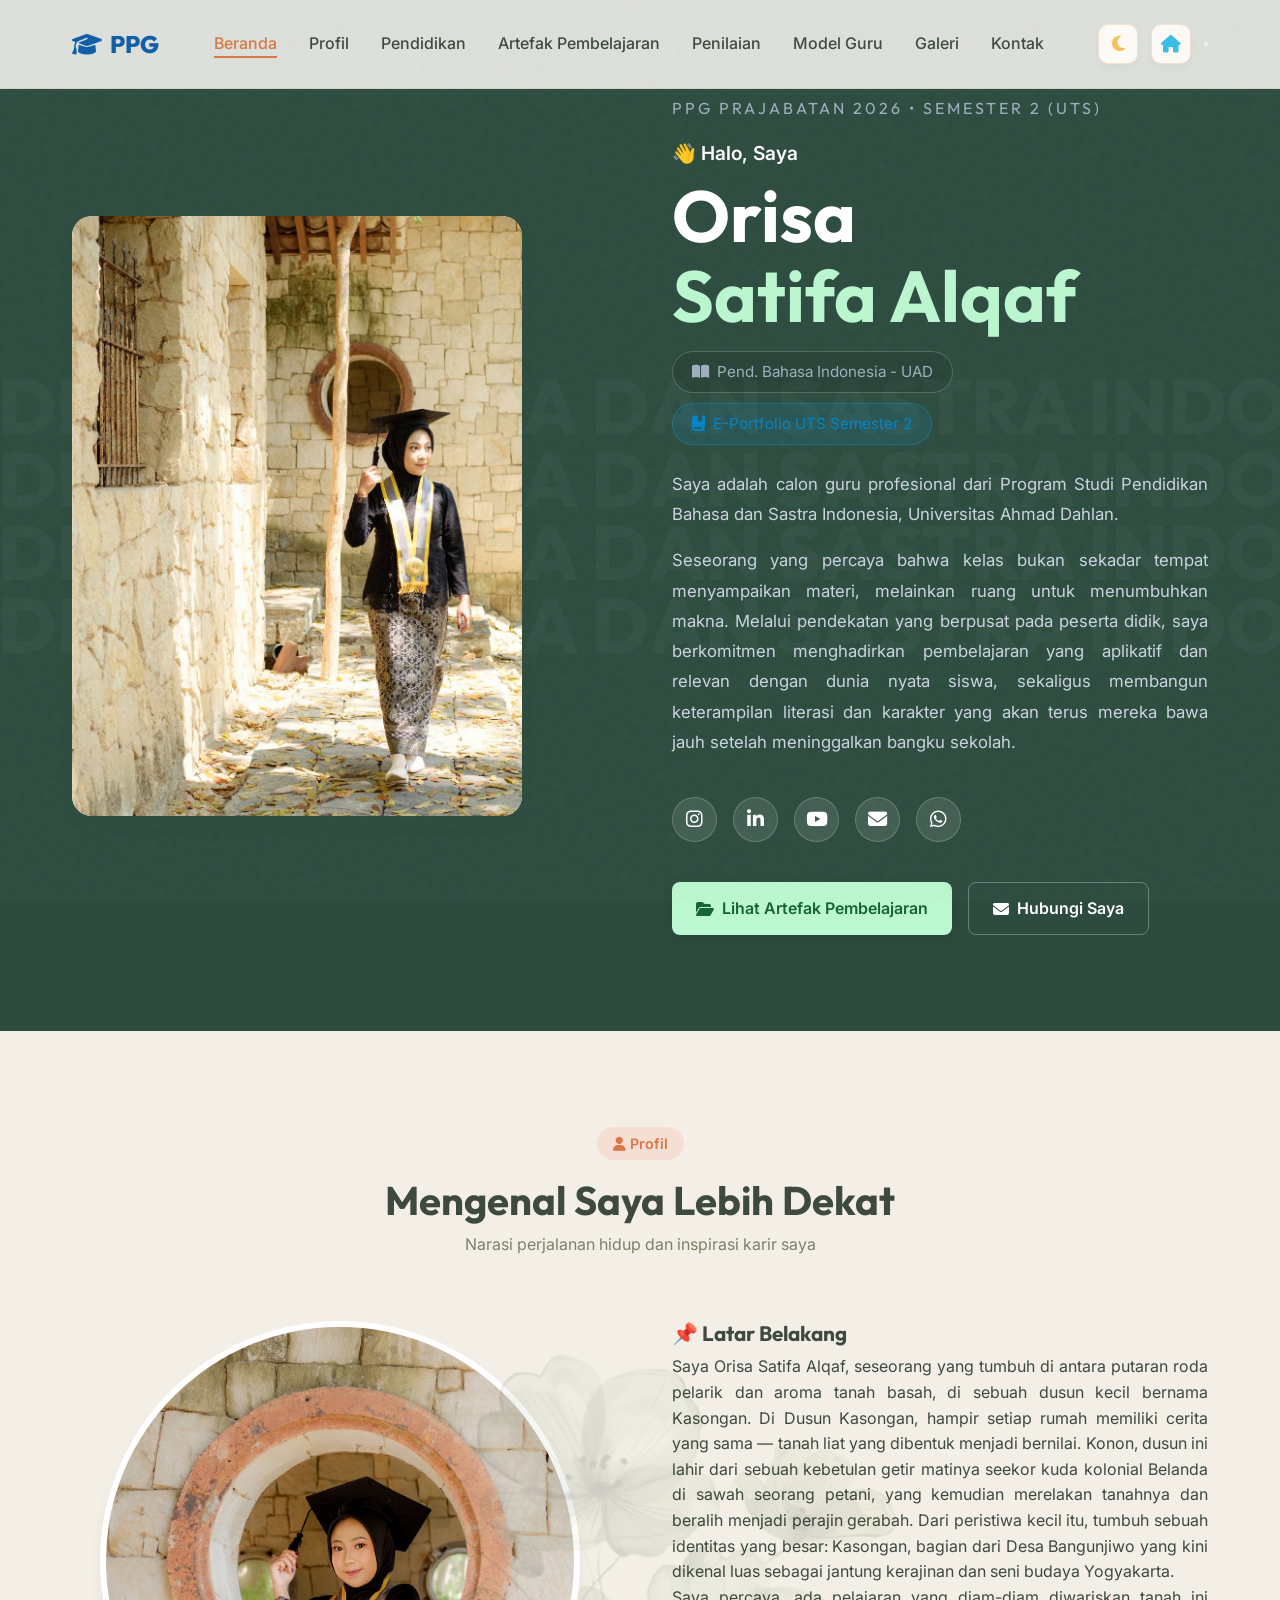
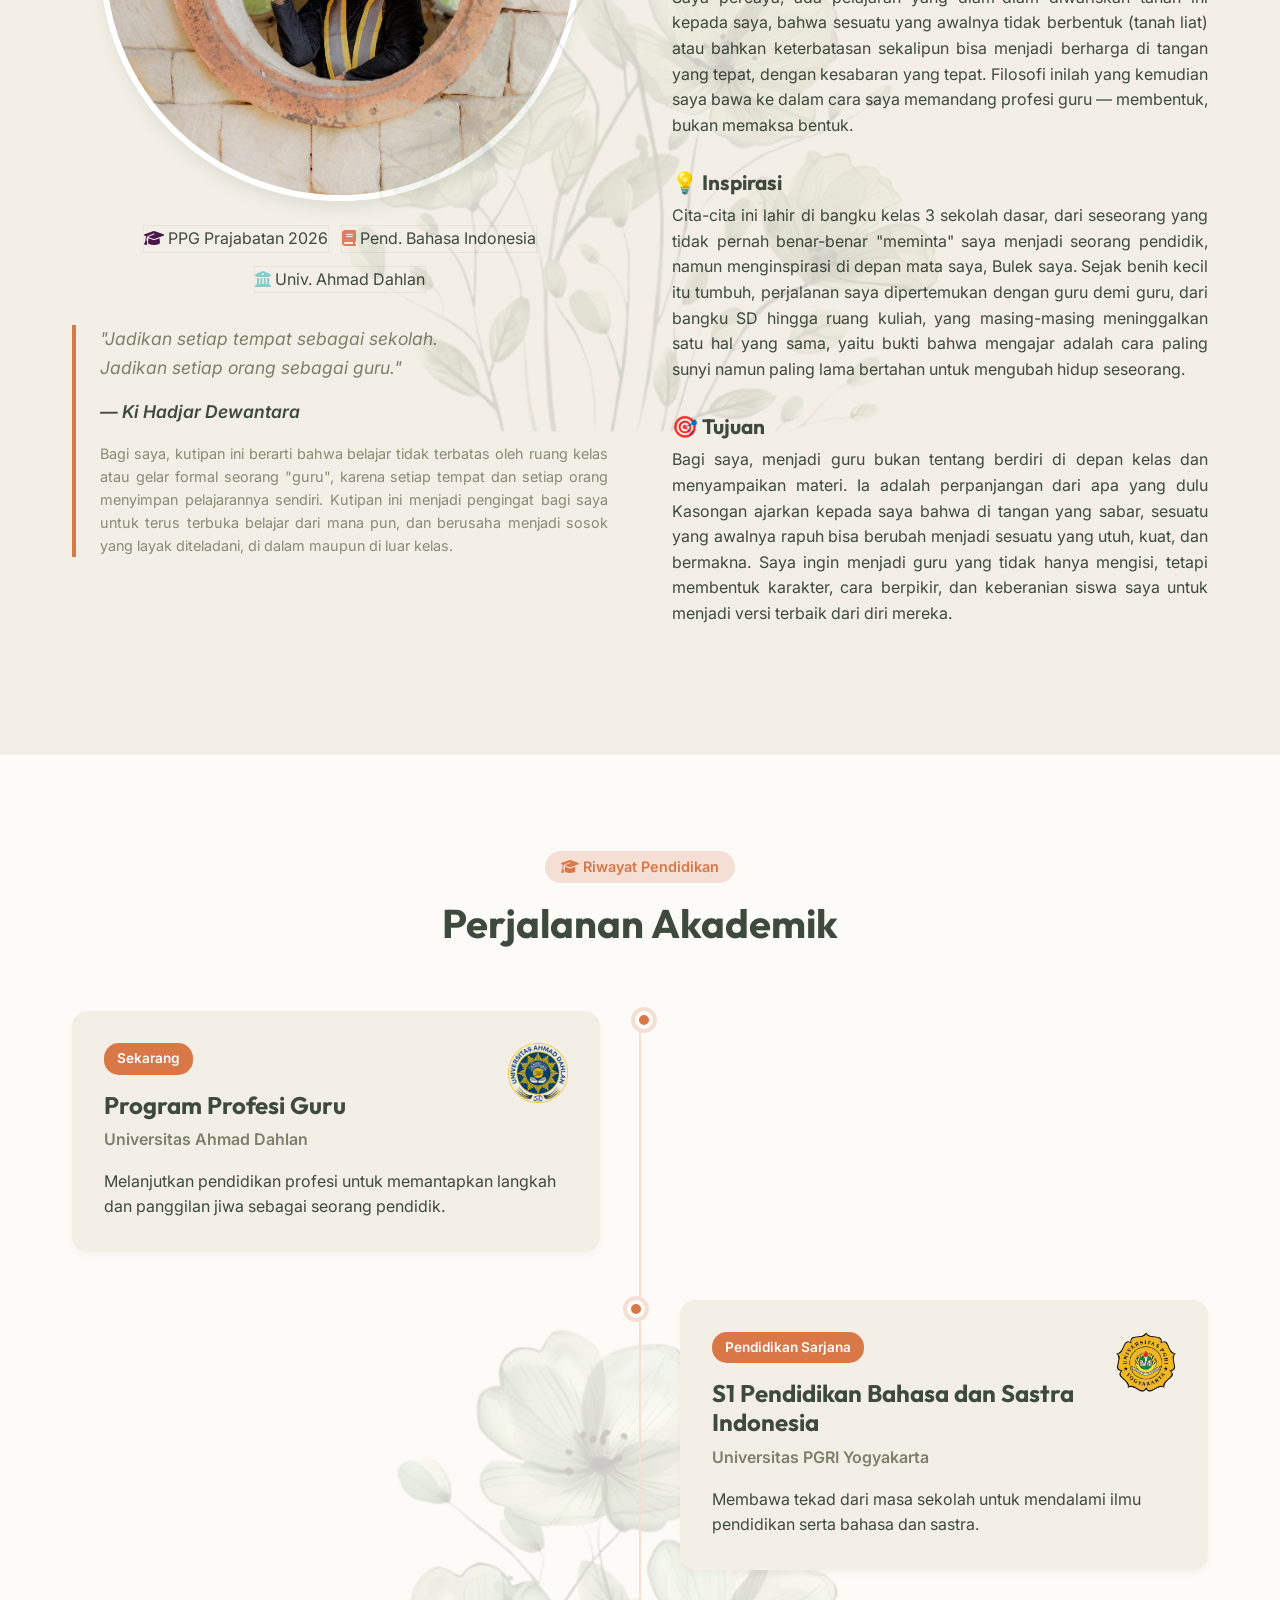
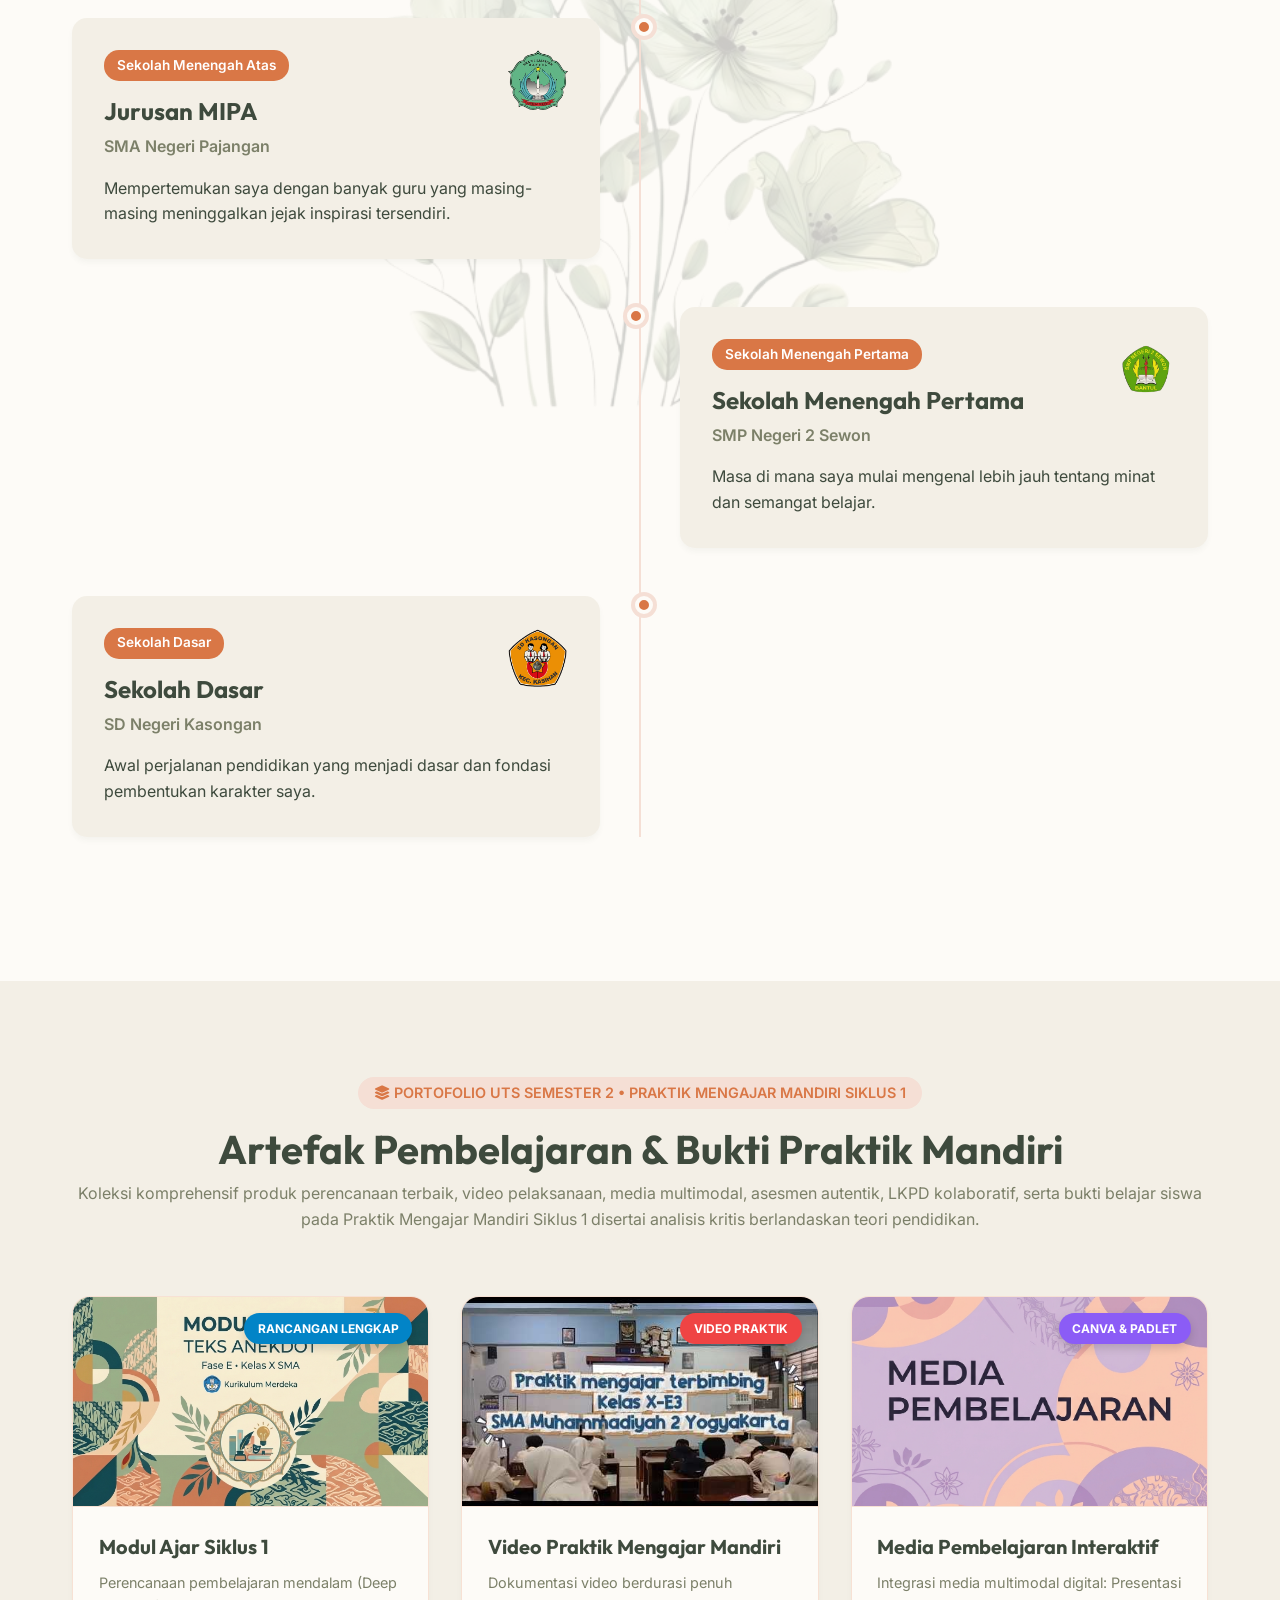
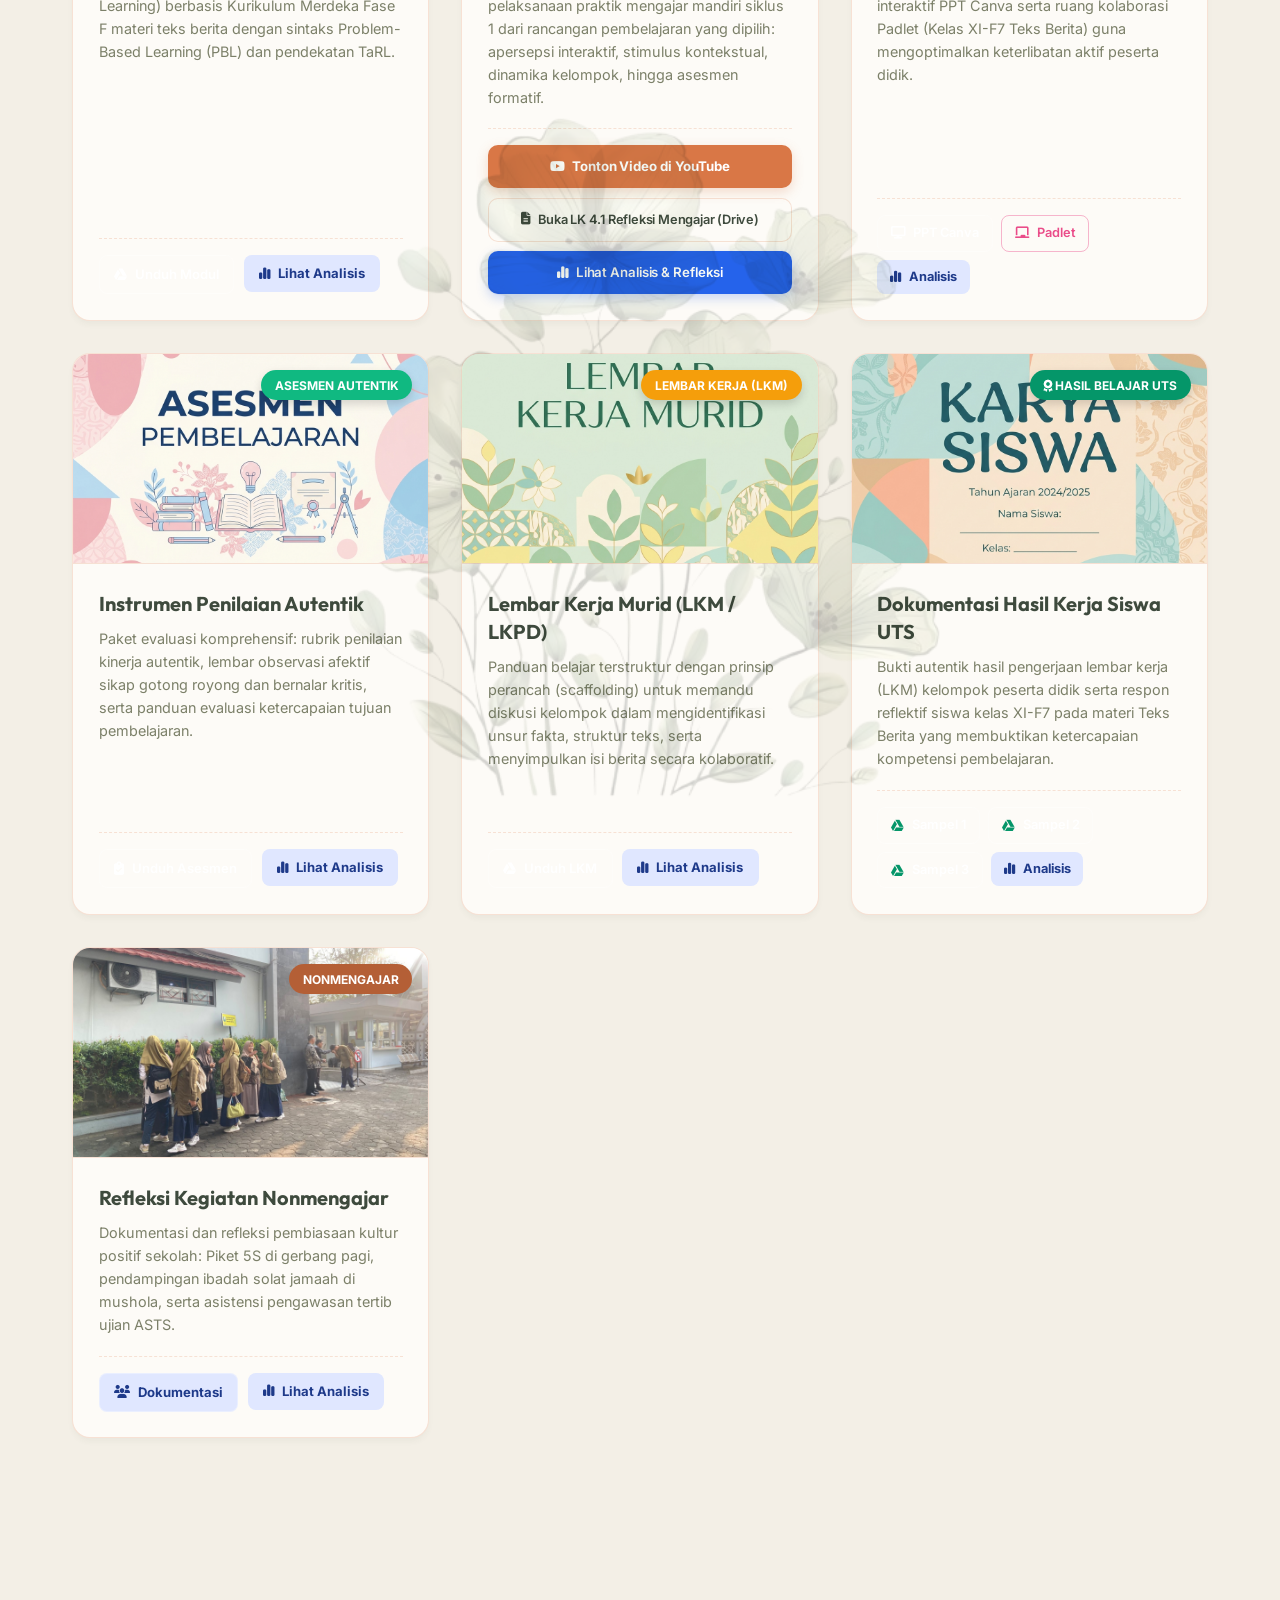
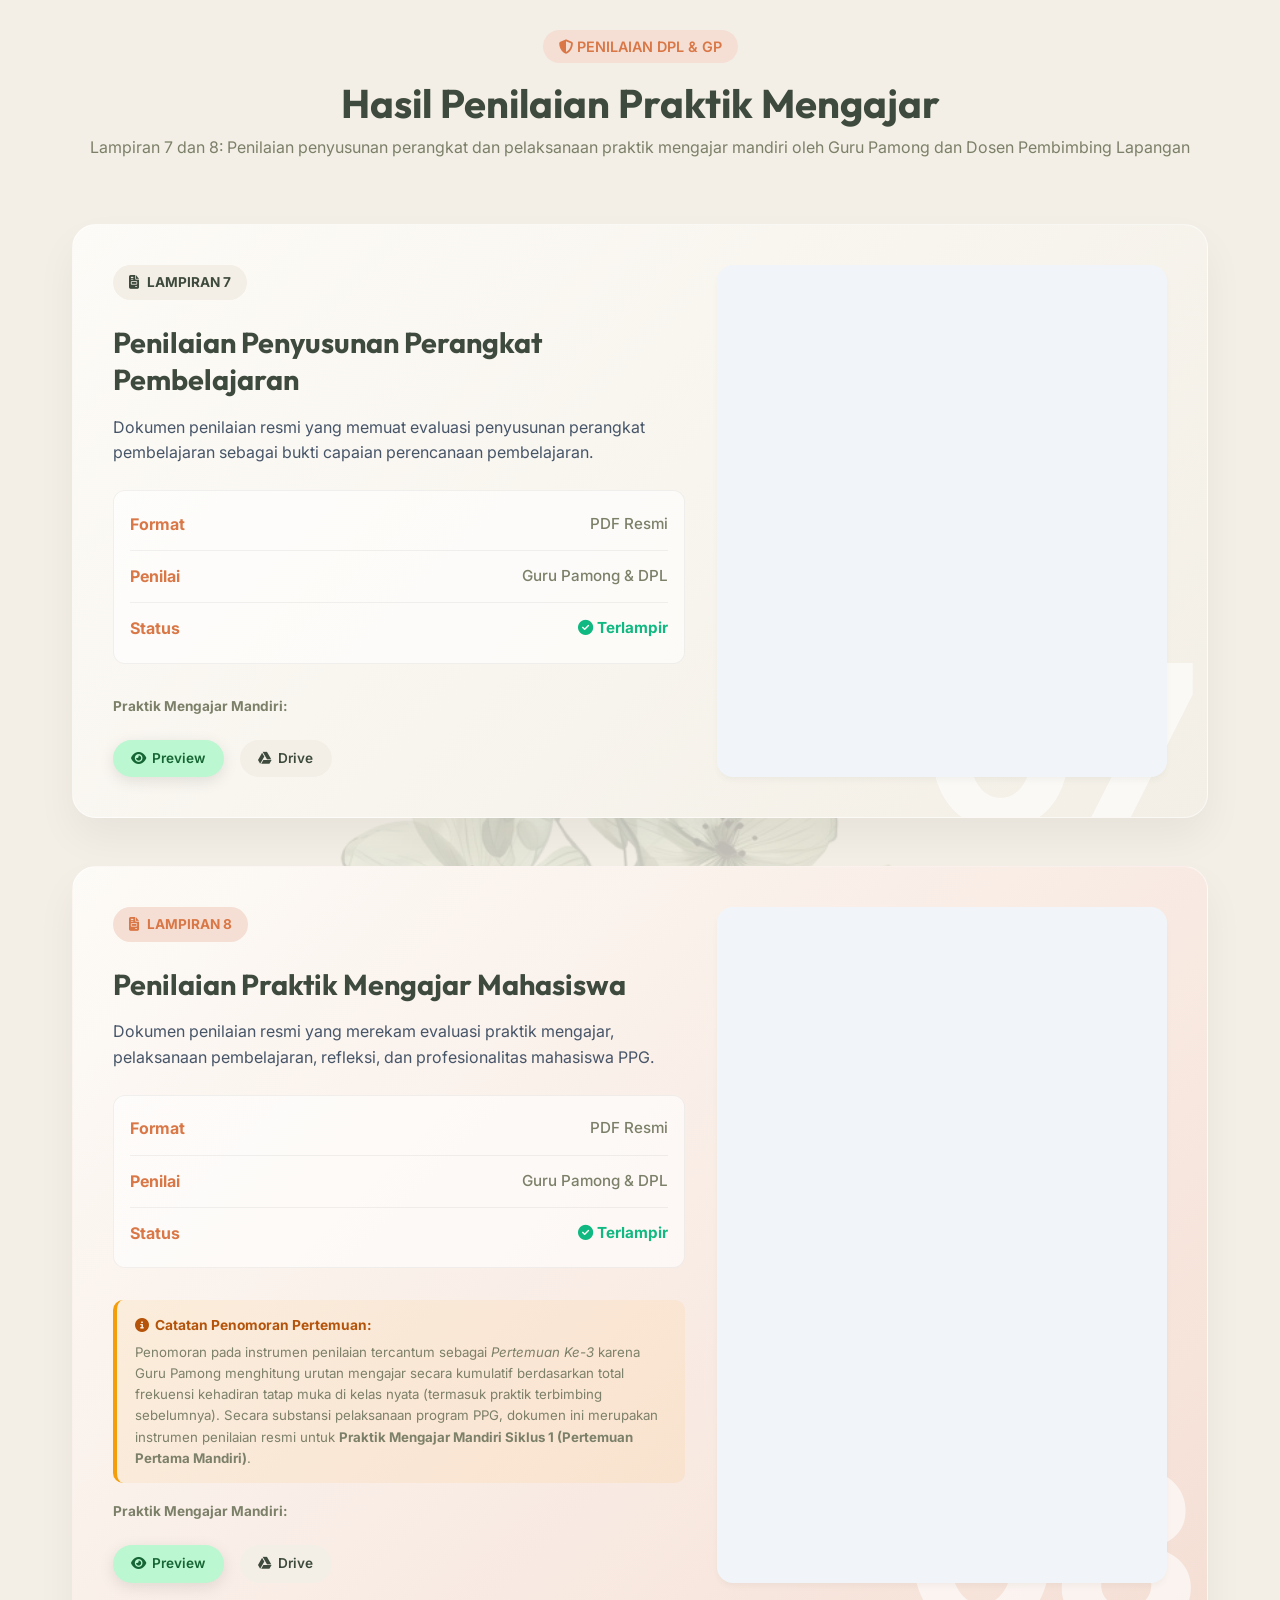
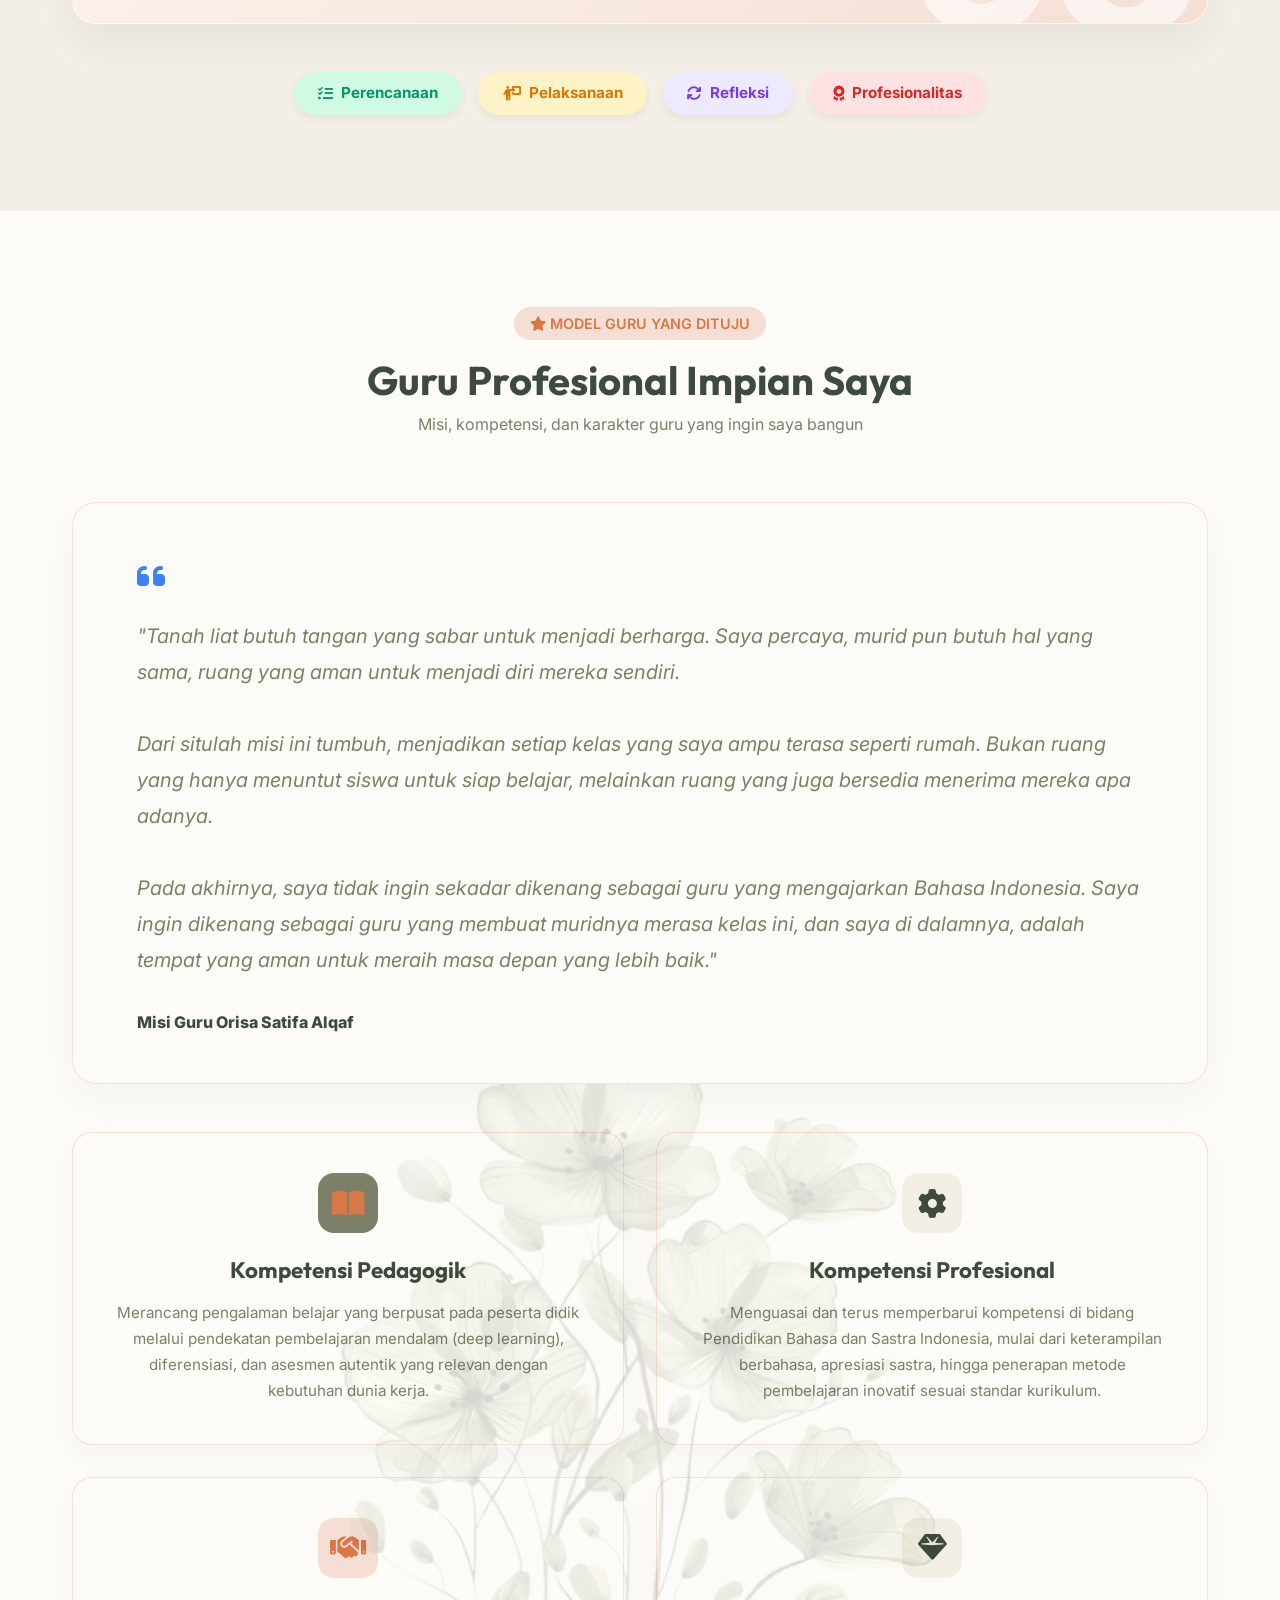
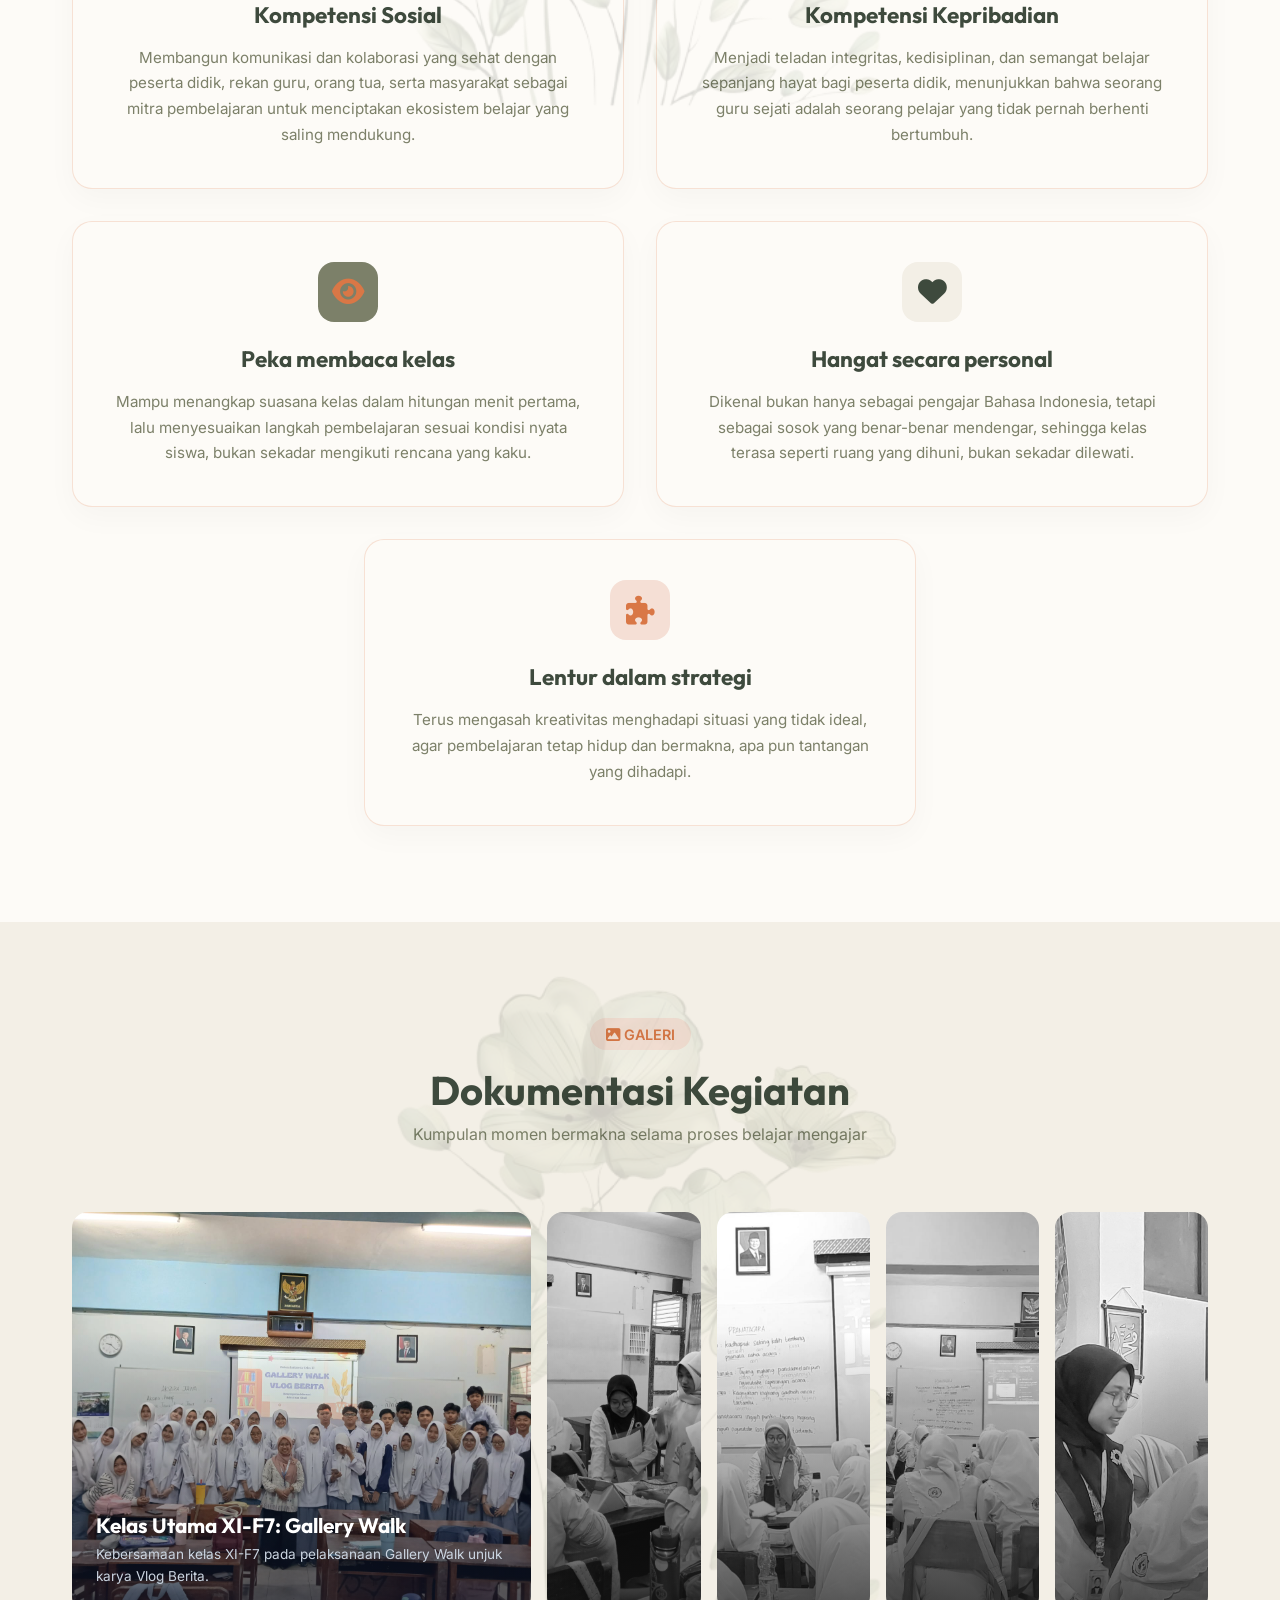
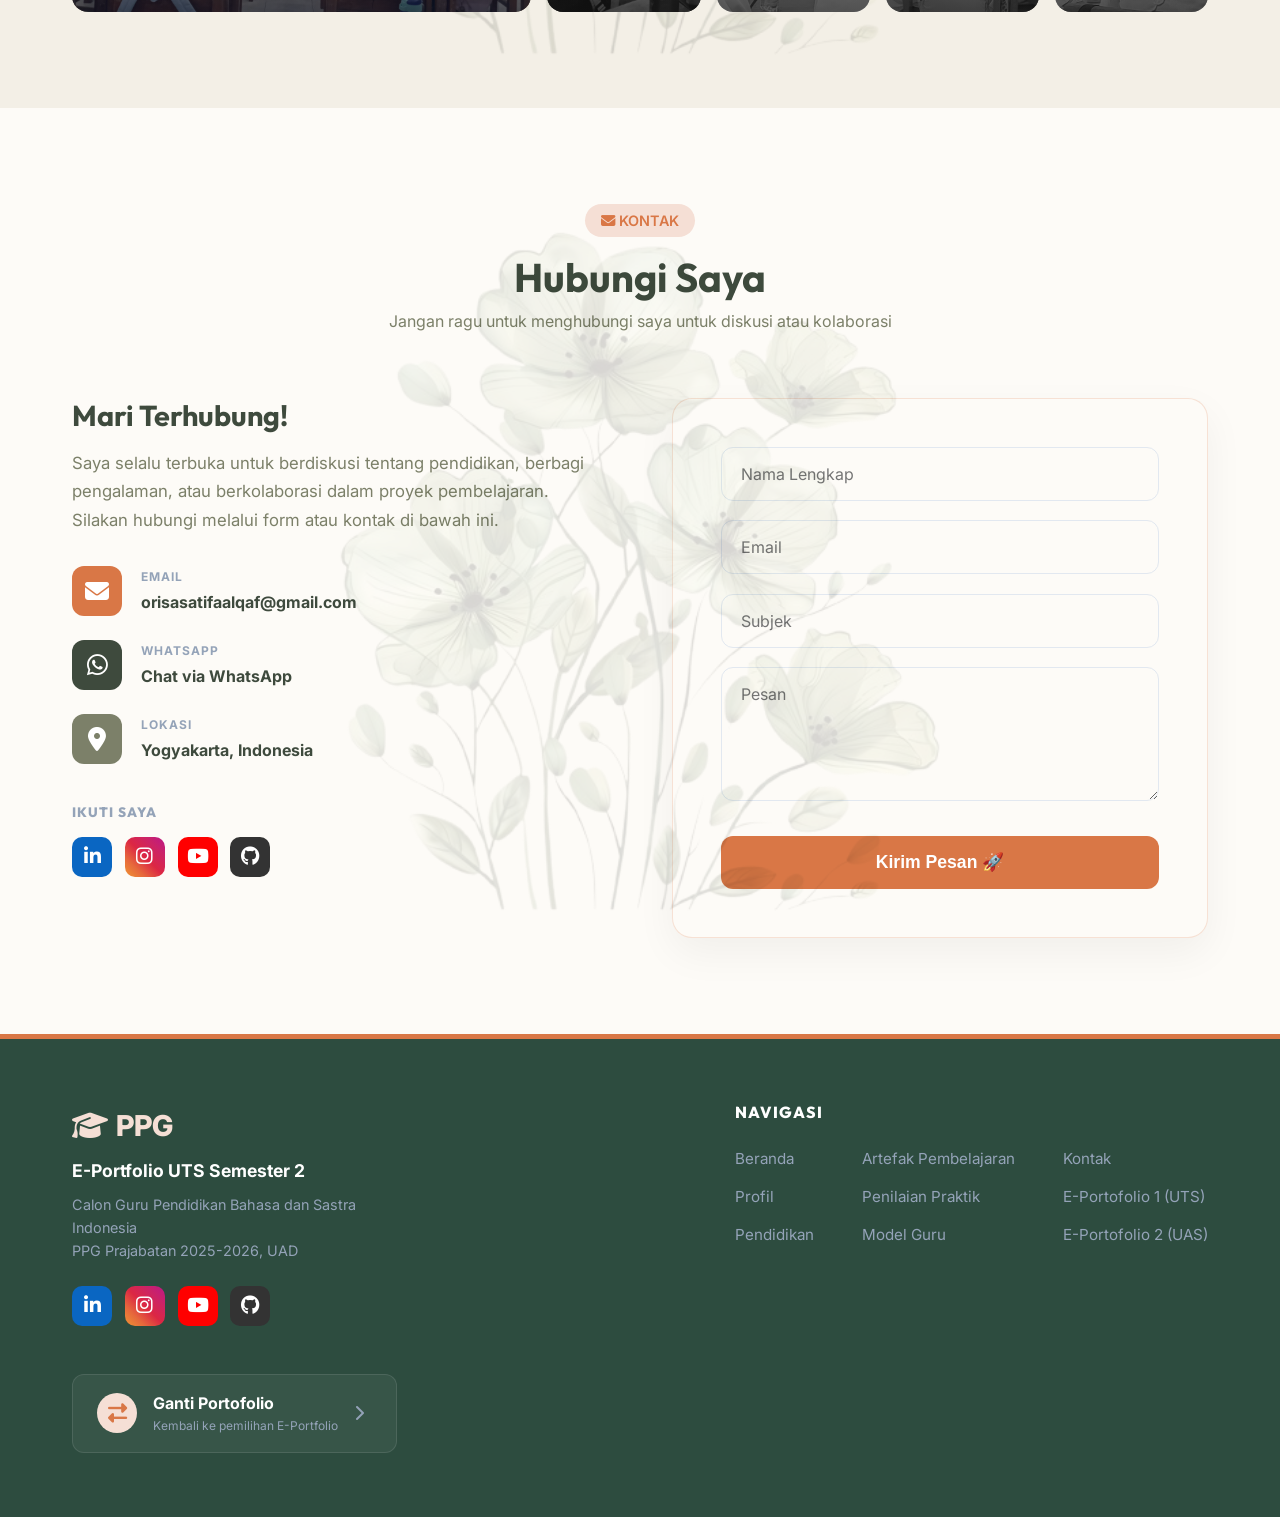
<file: portfolio-uts-sem2.html>
<!DOCTYPE html>
<html lang="id" data-theme="light">
<head>
  <meta charset="UTF-8" />
  <meta name="viewport" content="width=device-width, initial-scale=1.0" />
  <meta name="description" content="E-Portfolio UTS Semester 2 Guru Profesional PPG. Dokumentasi perjalanan profesional, karya, dan refleksi pembelajaran." />
  <meta name="referrer" content="strict-origin-when-cross-origin" />
  <title>E-Portfolio UTS Semester 2 | Guru Profesional PPG</title>
  
  <!-- Favicon PPG -->
  <link rel="icon" href="LOGO WEB.jpg" type="image/jpeg" />

  <!-- Fonts -->
  <link rel="preconnect" href="https://fonts.googleapis.com" />
  <link rel="preconnect" href="https://fonts.gstatic.com" crossorigin />
  <link href="https://fonts.googleapis.com/css2?family=Inter:wght@300;400;500;600;700;800&family=Outfit:wght@400;500;600;700;800&display=swap" rel="stylesheet" />
  
  <!-- Font Awesome -->
  <link rel="stylesheet" href="https://cdnjs.cloudflare.com/ajax/libs/font-awesome/6.5.1/css/all.min.css" />
  
  <!-- CSS -->
  <link rel="stylesheet" href="style.css?v=2" />
</head>
<body>

  <!-- Animated Particle Background -->
  <canvas id="particleCanvas"></canvas>

  <!-- Navigation -->
  <nav class="navbar" id="navbar">
    <div class="container">
      <a href="#hero" class="nav-logo" aria-label="PPG Logo">
        <span class="logo-text" style="color: #0F5EA8; display: flex; align-items: center; gap: 8px; font-weight: 800; font-size: 1.5rem;">
          <i class="fa-solid fa-graduation-cap"></i> PPG
        </span>
      </a>
      <ul class="nav-links" id="navLinks">
        <li><a href="#hero" class="active">Beranda</a></li>
        <li><a href="#about">Profil</a></li>
        <li><a href="#education">Pendidikan</a></li>
        <li><a href="#portfolio">Artefak Pembelajaran</a></li>
        <li><a href="#penilaian">Penilaian</a></li>
        <li><a href="#model-guru">Model Guru</a></li>
        <li><a href="#gallery">Galeri</a></li>
        <li><a href="#contact">Kontak</a></li>
      </ul>
      <div class="nav-actions">
        <button class="action-btn theme-toggle" id="themeToggle" aria-label="Toggle dark mode" title="Mode Gelap/Terang">
          <i class="fa-solid fa-moon theme-icon"></i>
        </button>
        <button class="action-btn home-btn" id="homeBtn" aria-label="Home" title="Kembali ke Beranda" onclick="window.location.href='index.html';">
          <i class="fa-solid fa-house" style="color: #39BDE8;"></i>
        </button>
        <button class="hamburger" id="hamburger" aria-label="Toggle menu">
          <span></span>
          <span></span>
          <span></span>
        </button>
      </div>
    </div>
  </nav>

  <!-- Hero Section (Beranda) -->
  <section class="hero section" id="hero">
    <div class="hero-bg-text">
      <div>PENDIDIKAN BAHASA DAN SASTRA INDONESIA</div>
      <div>PENDIDIKAN BAHASA DAN SASTRA INDONESIA</div>
      <div>PENDIDIKAN BAHASA DAN SASTRA INDONESIA</div>
      <div>PENDIDIKAN BAHASA DAN SASTRA INDONESIA</div>
    </div>
    <div class="container hero-container">
      <div class="hero-image-section">
        <div class="hero-image-wrapper">
          <img src="gambar3.jpg" alt="Orisa Satifa Alqaf" style="width: 100%; height: 100%; object-fit: cover; object-position: 30% center; transform: scale(1.15); transform-origin: left center;" onerror="this.src='https://images.unsplash.com/photo-1523240795612-9a054b0db644?ixlib=rb-4.0.3&auto=format&fit=crop&w=800&q=80'">
        </div>
      </div>
      <div class="hero-card">
        <div class="hero-top-text">PPG PRAJABATAN 2026 • SEMESTER 2 (UTS)</div>
        <div class="hero-greeting"><span class="wave">👋</span> Halo, Saya</div>
        <h1 class="hero-name">Orisa <br class="mobile-name-break" /><span class="highlight-green">Satifa Alqaf</span></h1>
        
        <div style="display: flex; gap: 0.6rem; flex-wrap: wrap; margin-bottom: 1.5rem;">
          <div class="hero-nim-badge" style="margin: 0;">
            <i class="fa-solid fa-book-open"></i> Pend. Bahasa Indonesia - UAD
          </div>
          <div class="hero-nim-badge" style="margin: 0; background: rgba(14, 165, 233, 0.12); color: #0284c7; border-color: rgba(14, 165, 233, 0.3);">
            <i class="fa-solid fa-book-bookmark"></i> E-Portfolio UTS Semester 2
          </div>
        </div>

        <p class="hero-desc" style="margin-bottom: 1rem; text-align: justify;">
          Saya adalah calon guru profesional dari Program Studi Pendidikan Bahasa dan Sastra Indonesia, Universitas Ahmad Dahlan.
        </p>
        <p class="hero-desc" style="text-align: justify;">
          Seseorang yang percaya bahwa kelas bukan sekadar tempat menyampaikan materi, melainkan ruang untuk menumbuhkan makna. Melalui pendekatan yang berpusat pada peserta didik, saya berkomitmen menghadirkan pembelajaran yang aplikatif dan relevan dengan dunia nyata siswa, sekaligus membangun keterampilan literasi dan karakter yang akan terus mereka bawa jauh setelah meninggalkan bangku sekolah.
        </p>

        <div class="hero-social-circles">
          <a href="#" target="_blank" class="social-circle"><i class="fab fa-instagram"></i></a>
          <a href="#" target="_blank" class="social-circle"><i class="fab fa-linkedin-in"></i></a>
          <a href="#" target="_blank" class="social-circle"><i class="fab fa-youtube"></i></a>
          <a href="#" target="_blank" class="social-circle"><i class="fa-solid fa-envelope"></i></a>
          <a href="#" target="_blank" class="social-circle"><i class="fa-brands fa-whatsapp"></i></a>
        </div>

        <div class="hero-actions">
          <a href="#portfolio" class="btn btn-primary">
            <i class="fa-solid fa-folder-open"></i> Lihat Artefak Pembelajaran
          </a>
          <a href="#contact" class="btn btn-outline">
            <i class="fa-solid fa-envelope"></i> Hubungi Saya
          </a>
        </div>
      </div>
    </div>
  </section>

  <!-- About Section (Profil) -->
  <section class="about section" id="about">
    <div class="container">
      <div class="section-header">
        <div class="section-badge"><i class="fa-solid fa-user"></i> Profil</div>
        <h2 class="section-title">Mengenal Saya Lebih Dekat</h2>
        <p class="section-subtitle">Narasi perjalanan hidup dan inspirasi karir saya</p>
      </div>
      <div class="about-grid">
        <div class="about-image" style="align-self: start;">
          <div class="about-image-card" style="display: flex; flex-direction: column; align-items: center; margin-bottom: 2rem;">
            <div style="width: 480px; height: 480px; border-radius: 50%; border: 6px solid #ffffff; box-shadow: var(--shadow-md); overflow: hidden; margin-bottom: 1.5rem;">
              <img src="foto-profil.jpg" alt="Foto Profil" style="width: 100%; height: 100%; object-fit: cover; object-position: center 45%;">
            </div>
            <div style="display: flex; gap: 0.8rem; flex-wrap: wrap; justify-content: center;">
              <div class="hero-badge" style="margin: 0; border: 1px solid rgba(0,0,0,0.05);">
                <i class="fa-solid fa-graduation-cap" style="color: #4A154B;"></i> PPG Prajabatan 2026
              </div>
              <div class="hero-badge" style="margin: 0; border: 1px solid rgba(0,0,0,0.05);">
                <i class="fa-solid fa-book" style="color: #E27D60;"></i> Pend. Bahasa Indonesia
              </div>
              <div class="hero-badge" style="margin: 0; border: 1px solid rgba(0,0,0,0.05);">
                <i class="fa-solid fa-university" style="color: #85CDCA;"></i> Univ. Ahmad Dahlan
              </div>
            </div>
          </div>
          <blockquote class="profil-quote">
            <p><em>"Jadikan setiap tempat sebagai sekolah.<br>Jadikan setiap orang sebagai guru."</em></p>
            <cite>— Ki Hadjar Dewantara</cite>
            <p style="margin-top: 1rem; font-size: 0.9rem; font-style: normal; color: var(--text-color); opacity: 0.9; text-align: justify; line-height: 1.6;">
              Bagi saya, kutipan ini berarti bahwa belajar tidak terbatas oleh ruang kelas atau gelar formal seorang "guru", karena setiap tempat dan setiap orang menyimpan pelajarannya sendiri. Kutipan ini menjadi pengingat bagi saya untuk terus terbuka belajar dari mana pun, dan berusaha menjadi sosok yang layak diteladani, di dalam maupun di luar kelas.
            </p>
          </blockquote>
        </div>
        <div class="about-content">
          <div class="profil-narasi">
            <h3 class="narasi-heading">📌 Latar Belakang</h3>
            <p class="about-text" style="text-align: justify;">
              Saya Orisa Satifa Alqaf, seseorang yang tumbuh di antara putaran roda pelarik dan aroma tanah basah, di sebuah dusun kecil bernama Kasongan. Di Dusun Kasongan, hampir setiap rumah memiliki cerita yang sama — tanah liat yang dibentuk menjadi bernilai. Konon, dusun ini lahir dari sebuah kebetulan getir matinya seekor kuda kolonial Belanda di sawah seorang petani, yang kemudian merelakan tanahnya dan beralih menjadi perajin gerabah. Dari peristiwa kecil itu, tumbuh sebuah identitas yang besar: Kasongan, bagian dari Desa Bangunjiwo yang kini dikenal luas sebagai jantung kerajinan dan seni budaya Yogyakarta.
            </p>
            <p class="about-text" style="text-align: justify;">
              Saya percaya, ada pelajaran yang diam-diam diwariskan tanah ini kepada saya, bahwa sesuatu yang awalnya tidak berbentuk (tanah liat) atau bahkan keterbatasan sekalipun bisa menjadi berharga di tangan yang tepat, dengan kesabaran yang tepat. Filosofi inilah yang kemudian saya bawa ke dalam cara saya memandang profesi guru — membentuk, bukan memaksa bentuk.
            </p>
          </div>
          <div class="profil-narasi">
            <h3 class="narasi-heading">💡 Inspirasi</h3>
            <p class="about-text" style="text-align: justify;">
              Cita-cita ini lahir di bangku kelas 3 sekolah dasar, dari seseorang yang tidak pernah benar-benar "meminta" saya menjadi seorang pendidik, namun menginspirasi di depan mata saya, Bulek saya. Sejak benih kecil itu tumbuh, perjalanan saya dipertemukan dengan guru demi guru, dari bangku SD hingga ruang kuliah, yang masing-masing meninggalkan satu hal yang sama, yaitu bukti bahwa mengajar adalah cara paling sunyi namun paling lama bertahan untuk mengubah hidup seseorang.
            </p>
          </div>
          <div class="profil-narasi">
            <h3 class="narasi-heading">🎯 Tujuan</h3>
            <p class="about-text" style="text-align: justify;">
              Bagi saya, menjadi guru bukan tentang berdiri di depan kelas dan menyampaikan materi. Ia adalah perpanjangan dari apa yang dulu Kasongan ajarkan kepada saya bahwa di tangan yang sabar, sesuatu yang awalnya rapuh bisa berubah menjadi sesuatu yang utuh, kuat, dan bermakna. Saya ingin menjadi guru yang tidak hanya mengisi, tetapi membentuk karakter, cara berpikir, dan keberanian siswa saya untuk menjadi versi terbaik dari diri mereka.
            </p>
          </div>
        </div>
      </div>
    </div>
  </section>

  <!-- Education Section (Pendidikan) -->
  <section class="education section" id="education">
    <div class="container">
      <div class="section-header">
        <div class="section-badge"><i class="fa-solid fa-graduation-cap"></i> Riwayat Pendidikan</div>
        <h2 class="section-title">Perjalanan Akademik</h2>
      </div>
      <div class="timeline">
        <div class="timeline-item">
          <div class="timeline-dot"></div>
          <div class="timeline-card">
            <img src="uad-logo.png" alt="UAD Logo" class="school-logo" style="width: 60px; height: 60px; object-fit: contain; float: right; margin-left: 1rem; border-radius: 8px;">
            <span class="timeline-year">Sekarang</span>
            <h3>Program Profesi Guru</h3>
            <p class="institution">Universitas Ahmad Dahlan</p>
            <p>Melanjutkan pendidikan profesi untuk memantapkan langkah dan panggilan jiwa sebagai seorang pendidik.</p>
          </div>
        </div>
        <div class="timeline-item">
          <div class="timeline-dot"></div>
          <div class="timeline-card">
            <img src="LOGO UPY.jpg" alt="UPY Logo" class="school-logo" style="width: 60px; height: 60px; object-fit: contain; float: right; margin-left: 1rem; border-radius: 8px;">
            <span class="timeline-year">Pendidikan Sarjana</span>
            <h3>S1 Pendidikan Bahasa dan Sastra Indonesia</h3>
            <p class="institution">Universitas PGRI Yogyakarta</p>
            <p>Membawa tekad dari masa sekolah untuk mendalami ilmu pendidikan serta bahasa dan sastra.</p>
          </div>
        </div>
        <div class="timeline-item">
          <div class="timeline-dot"></div>
          <div class="timeline-card">
            <img src="LOGO SMA.png" alt="SMA Logo" class="school-logo" style="width: 60px; height: 60px; object-fit: contain; float: right; margin-left: 1rem; border-radius: 8px;">
            <span class="timeline-year">Sekolah Menengah Atas</span>
            <h3>Jurusan MIPA</h3>
            <p class="institution">SMA Negeri Pajangan</p>
            <p>Mempertemukan saya dengan banyak guru yang masing-masing meninggalkan jejak inspirasi tersendiri.</p>
          </div>
        </div>
        <div class="timeline-item">
          <div class="timeline-dot"></div>
          <div class="timeline-card">
            <img src="LOGO SMP.png" alt="SMP Logo" class="school-logo" style="width: 60px; height: 60px; object-fit: contain; float: right; margin-left: 1rem; border-radius: 8px; transform: scale(1.4);">
            <span class="timeline-year">Sekolah Menengah Pertama</span>
            <h3>Sekolah Menengah Pertama</h3>
            <p class="institution">SMP Negeri 2 Sewon</p>
            <p>Masa di mana saya mulai mengenal lebih jauh tentang minat dan semangat belajar.</p>
          </div>
        </div>
        <div class="timeline-item">
          <div class="timeline-dot"></div>
          <div class="timeline-card">
            <img src="LOGO SD.png" alt="SD Logo" class="school-logo" style="width: 60px; height: 60px; object-fit: contain; float: right; margin-left: 1rem; border-radius: 8px;">
            <span class="timeline-year">Sekolah Dasar</span>
            <h3>Sekolah Dasar</h3>
            <p class="institution">SD Negeri Kasongan</p>
            <p>Awal perjalanan pendidikan yang menjadi dasar dan fondasi pembentukan karakter saya.</p>
          </div>
        </div>
      </div>
    </div>
  </section>

  <!-- Portfolio / Artefak Pembelajaran Section -->
  <section class="portfolio section" id="portfolio">
    <div class="container">
      <div class="section-header">
        <div class="section-badge"><i class="fa-solid fa-layer-group"></i> PORTOFOLIO UTS SEMESTER 2 • PRAKTIK MENGAJAR MANDIRI SIKLUS 1</div>
        <h2 class="section-title">Artefak Pembelajaran &amp; Bukti Praktik Mandiri</h2>
        <p class="section-subtitle">Koleksi komprehensif produk perencanaan terbaik, video pelaksanaan, media multimodal, asesmen autentik, LKPD kolaboratif, serta bukti belajar siswa pada Praktik Mengajar Mandiri Siklus 1 disertai analisis kritis berlandaskan teori pendidikan.</p>
      </div>

      <!-- Grid Cards Artefak Pembelajaran -->
      <div class="portfolio-grid" style="display: grid; grid-template-columns: repeat(auto-fill, minmax(330px, 1fr)); gap: 2rem; margin-top: 2.5rem;">
        
        <!-- Card 1: Modul Ajar Siklus Mandiri -->
        <div class="portfolio-card" style="background: var(--bg-primary); border: 1px solid var(--glass-border); border-radius: 18px; overflow: hidden; box-shadow: var(--shadow-sm); transition: all 0.3s ease; display: flex; flex-direction: column;">
          <div class="card-image-wrapper" style="height: 210px; position: relative; overflow: hidden;">
            <img src="modul-ajar-cover.png" alt="Modul Ajar Siklus Mandiri" style="width: 100%; height: 100%; object-fit: cover;">
            <div class="card-badge" style="position: absolute; top: 1rem; right: 1rem; background: #0284c7; color: white; padding: 0.35rem 0.85rem; border-radius: 20px; font-size: 0.75rem; font-weight: 700; box-shadow: 0 4px 10px rgba(0,0,0,0.15);">RANCANGAN LENGKAP</div>
            <div class="card-overlay">
              <a href="https://drive.google.com/file/d/1cVOgMnEf7dnFLLEcWZM8YVrvP-LYpier/view?usp=sharing" target="_blank" class="overlay-content" style="text-decoration: none;">
                <i class="fa-solid fa-file-pdf"></i> Buka Modul di Drive
              </a>
            </div>
          </div>
          <div class="card-content" style="padding: 1.6rem; display: flex; flex-direction: column; flex: 1;">
            <h3 class="card-title" style="font-family: var(--font-head); font-size: 1.25rem; margin-bottom: 0.6rem; color: var(--text-primary);">Modul Ajar Siklus 1</h3>
            <p class="card-desc" style="color: var(--text-secondary); font-size: 0.9rem; line-height: 1.6; margin-bottom: 1.2rem; flex: 1;">Perencanaan pembelajaran mendalam (Deep Learning) berbasis Kurikulum Merdeka Fase F materi teks berita dengan sintaks Problem-Based Learning (PBL) dan pendekatan TaRL.</p>
            <div style="display: flex; gap: 0.6rem; flex-wrap: wrap; margin-top: auto; padding-top: 1rem; border-top: 1px dashed var(--glass-border);">
              <a href="https://drive.google.com/file/d/1cVOgMnEf7dnFLLEcWZM8YVrvP-LYpier/view?usp=sharing" target="_blank" class="btn btn-outline" style="padding: 0.5rem 0.9rem; font-size: 0.82rem; border-radius: 8px; text-decoration: none;">
                <i class="fa-brands fa-google-drive"></i> Unduh Modul
              </a>
              <a href="#" class="btn-analysis" data-target="panelModulAjar" style="text-decoration: none; padding: 0.5rem 0.95rem; font-size: 0.82rem; border-radius: 8px;">
                <i class="fa-solid fa-chart-simple"></i> Lihat Analisis
              </a>
            </div>
          </div>
        </div>

        <!-- Card 2: Video Pelaksanaan Praktik Mengajar Mandiri -->
        <div class="portfolio-card" style="background: var(--bg-primary); border: 1px solid var(--glass-border); border-radius: 18px; overflow: hidden; box-shadow: var(--shadow-sm); transition: all 0.3s ease; display: flex; flex-direction: column;">
          <div class="card-image-wrapper" style="height: 210px; position: relative; overflow: hidden;">
            <img src="https://img.youtube.com/vi/jl7KI5zCb3Y/hqdefault.jpg" alt="Video Pelaksanaan Praktik Mengajar" style="width: 100%; height: 100%; object-fit: cover;" onerror="this.src='video-praktik-thumb.jpg';">
            <div class="card-badge" style="position: absolute; top: 1rem; right: 1rem; background: #ef4444; color: white; padding: 0.35rem 0.85rem; border-radius: 20px; font-size: 0.75rem; font-weight: 700; box-shadow: 0 4px 10px rgba(0,0,0,0.15);">VIDEO PRAKTIK</div>
            <div class="card-overlay" style="display: flex; flex-direction: column; gap: 8px; justify-content: center; align-items: center;">
              <a href="https://youtu.be/jl7KI5zCb3Y?si=frY0j-TDm1o2HGSb" target="_blank" class="overlay-content" style="text-decoration: none; padding: 0.45rem 0.95rem; font-size: 0.85rem;">
                <i class="fa-brands fa-youtube"></i> Tonton di YouTube
              </a>
              <a href="https://drive.google.com/file/d/1ZLHIFSQGc3HZtw7y6yQp8XAogSldxcDn/view?usp=sharing" target="_blank" class="overlay-content" style="text-decoration: none; padding: 0.45rem 0.95rem; font-size: 0.85rem; background: rgba(217, 119, 70, 0.9);">
                <i class="fa-solid fa-file-lines"></i> Buka LK 4.1 di Drive
              </a>
              <a href="#" class="btn-analysis overlay-content" data-target="panelVideoPraktik" style="text-decoration: none; padding: 0.45rem 0.95rem; font-size: 0.85rem; background: rgba(16, 185, 129, 0.9);">
                <i class="fa-solid fa-chart-simple"></i> Lihat Analisis
              </a>
            </div>
          </div>
          <div class="card-content" style="padding: 1.6rem; display: flex; flex-direction: column; flex: 1;">
            <h3 class="card-title" style="font-family: var(--font-head); font-size: 1.25rem; margin-bottom: 0.6rem; color: var(--text-primary);">Video Praktik Mengajar Mandiri</h3>
            <p class="card-desc" style="color: var(--text-secondary); font-size: 0.9rem; line-height: 1.6; margin-bottom: 1.2rem; flex: 1;">Dokumentasi video berdurasi penuh pelaksanaan praktik mengajar mandiri siklus 1 dari rancangan pembelajaran yang dipilih: apersepsi interaktif, stimulus kontekstual, dinamika kelompok, hingga asesmen formatif.</p>
            <div style="display: flex; flex-direction: column; gap: 0.6rem; margin-top: auto; padding-top: 1rem; border-top: 1px dashed var(--glass-border); width: 100%;">
              <a href="https://youtu.be/jl7KI5zCb3Y?si=frY0j-TDm1o2HGSb" target="_blank" rel="noopener noreferrer" class="btn-action-primary" style="width: 100%;">
                <i class="fa-brands fa-youtube"></i> Tonton Video di YouTube
              </a>
              <a href="https://drive.google.com/file/d/1ZLHIFSQGc3HZtw7y6yQp8XAogSldxcDn/view?usp=sharing" target="_blank" rel="noopener noreferrer" class="btn-action-secondary" style="width: 100%;">
                <i class="fa-solid fa-file-lines"></i> <span>Buka LK 4.1 Refleksi Mengajar (Drive)</span>
              </a>
              <a href="#" class="btn-action-tertiary btn-analysis" data-target="panelVideoPraktik" style="width: 100%;">
                <i class="fa-solid fa-chart-simple"></i> Lihat Analisis &amp; Refleksi
              </a>
            </div>
          </div>
        </div>

        <!-- Card 3: Media Pembelajaran Inovatif Multimodal -->
        <div class="portfolio-card" style="background: var(--bg-primary); border: 1px solid var(--glass-border); border-radius: 18px; overflow: hidden; box-shadow: var(--shadow-sm); transition: all 0.3s ease; display: flex; flex-direction: column;">
          <div class="card-image-wrapper" style="height: 210px; position: relative; overflow: hidden;">
            <img src="media-cover.png" alt="Media Pembelajaran Multimodal" style="width: 100%; height: 100%; object-fit: cover;">
            <div class="card-badge" style="position: absolute; top: 1rem; right: 1rem; background: #8b5cf6; color: white; padding: 0.35rem 0.85rem; border-radius: 20px; font-size: 0.75rem; font-weight: 700; box-shadow: 0 4px 10px rgba(0,0,0,0.15);">CANVA &amp; PADLET</div>
            <div class="card-overlay" style="display: flex; flex-direction: column; gap: 8px; justify-content: center; align-items: center;">
              <a href="https://canva.link/cua936c51o2wfv8" target="_blank" class="overlay-content" style="text-decoration: none; padding: 0.4rem 0.9rem; font-size: 0.85rem;">
                <i class="fa-solid fa-display"></i> Buka PPT Canva
              </a>
              <a href="https://padlet.com/peserta25616/xi-f7-teks-berita-s023cbgzzwe4awd1okyu" target="_blank" class="overlay-content" style="text-decoration: none; padding: 0.4rem 0.9rem; font-size: 0.85rem; background: rgba(234, 76, 137, 0.9);">
                <i class="fa-solid fa-chalkboard"></i> Buka Padlet
              </a>
            </div>
          </div>
          <div class="card-content" style="padding: 1.6rem; display: flex; flex-direction: column; flex: 1;">
            <h3 class="card-title" style="font-family: var(--font-head); font-size: 1.25rem; margin-bottom: 0.6rem; color: var(--text-primary);">Media Pembelajaran Interaktif</h3>
            <p class="card-desc" style="color: var(--text-secondary); font-size: 0.9rem; line-height: 1.6; margin-bottom: 1.2rem; flex: 1;">Integrasi media multimodal digital: Presentasi interaktif PPT Canva serta ruang kolaborasi Padlet (Kelas XI-F7 Teks Berita) guna mengoptimalkan keterlibatan aktif peserta didik.</p>
            <div style="display: flex; gap: 0.5rem; flex-wrap: wrap; margin-top: auto; padding-top: 1rem; border-top: 1px dashed var(--glass-border);">
              <a href="https://canva.link/cua936c51o2wfv8" target="_blank" class="btn btn-outline" style="padding: 0.45rem 0.8rem; font-size: 0.8rem; border-radius: 8px; text-decoration: none;">
                <i class="fa-solid fa-display"></i> PPT Canva
              </a>
              <a href="https://padlet.com/peserta25616/xi-f7-teks-berita-s023cbgzzwe4awd1okyu" target="_blank" class="btn btn-outline" style="padding: 0.45rem 0.8rem; font-size: 0.8rem; border-radius: 8px; text-decoration: none; border-color: rgba(234, 76, 137, 0.4); color: #ea4c89;">
                <i class="fa-solid fa-chalkboard"></i> Padlet
              </a>
              <a href="#" class="btn-analysis" data-target="panelMedia" style="text-decoration: none; padding: 0.45rem 0.8rem; font-size: 0.8rem; border-radius: 8px;">
                <i class="fa-solid fa-chart-simple"></i> Analisis
              </a>
            </div>
          </div>
        </div>

        <!-- Card 4: Instrumen Asesmen Autentik -->
        <div class="portfolio-card" style="background: var(--bg-primary); border: 1px solid var(--glass-border); border-radius: 18px; overflow: hidden; box-shadow: var(--shadow-sm); transition: all 0.3s ease; display: flex; flex-direction: column;">
          <div class="card-image-wrapper" style="height: 210px; position: relative; overflow: hidden;">
            <img src="asesmen-cover.png" alt="Instrumen Asesmen Autentik" style="width: 100%; height: 100%; object-fit: cover;">
            <div class="card-badge" style="position: absolute; top: 1rem; right: 1rem; background: #10b981; color: white; padding: 0.35rem 0.85rem; border-radius: 20px; font-size: 0.75rem; font-weight: 700; box-shadow: 0 4px 10px rgba(0,0,0,0.15);">ASESMEN AUTENTIK</div>
            <div class="card-overlay">
              <a href="https://drive.google.com/file/d/1cVOgMnEf7dnFLLEcWZM8YVrvP-LYpier/view?usp=sharing" target="_blank" class="overlay-content" style="text-decoration: none;">
                <i class="fa-solid fa-clipboard-check"></i> Buka Instrumen di Drive
              </a>
            </div>
          </div>
          <div class="card-content" style="padding: 1.6rem; display: flex; flex-direction: column; flex: 1;">
            <h3 class="card-title" style="font-family: var(--font-head); font-size: 1.25rem; margin-bottom: 0.6rem; color: var(--text-primary);">Instrumen Penilaian Autentik</h3>
            <p class="card-desc" style="color: var(--text-secondary); font-size: 0.9rem; line-height: 1.6; margin-bottom: 1.2rem; flex: 1;">Paket evaluasi komprehensif: rubrik penilaian kinerja autentik, lembar observasi afektif sikap gotong royong dan bernalar kritis, serta panduan evaluasi ketercapaian tujuan pembelajaran.</p>
            <div style="display: flex; gap: 0.6rem; flex-wrap: wrap; margin-top: auto; padding-top: 1rem; border-top: 1px dashed var(--glass-border);">
              <a href="https://drive.google.com/file/d/1cVOgMnEf7dnFLLEcWZM8YVrvP-LYpier/view?usp=sharing" target="_blank" class="btn btn-outline" style="padding: 0.5rem 0.9rem; font-size: 0.82rem; border-radius: 8px; text-decoration: none;">
                <i class="fa-solid fa-clipboard-check"></i> Unduh Asesmen
              </a>
              <a href="#" class="btn-analysis" data-target="panelAsesmen" style="text-decoration: none; padding: 0.5rem 0.95rem; font-size: 0.82rem; border-radius: 8px;">
                <i class="fa-solid fa-chart-simple"></i> Lihat Analisis
              </a>
            </div>
          </div>
        </div>

        <!-- Card 5: Lembar Kerja Peserta Didik (LKPD / LKM) -->
        <div class="portfolio-card" style="background: var(--bg-primary); border: 1px solid var(--glass-border); border-radius: 18px; overflow: hidden; box-shadow: var(--shadow-sm); transition: all 0.3s ease; display: flex; flex-direction: column;">
          <div class="card-image-wrapper" style="height: 210px; position: relative; overflow: hidden;">
            <img src="lkm-cover.png" alt="Lembar Kerja Peserta Didik" style="width: 100%; height: 100%; object-fit: cover;">
            <div class="card-badge" style="position: absolute; top: 1rem; right: 1rem; background: #f59e0b; color: white; padding: 0.35rem 0.85rem; border-radius: 20px; font-size: 0.75rem; font-weight: 700; box-shadow: 0 4px 10px rgba(0,0,0,0.15);">LEMBAR KERJA (LKM)</div>
            <div class="card-overlay">
              <a href="https://drive.google.com/file/d/1DXmAi75oI7w9_-kfrcYCweNam9cPmI1m/view?usp=sharing" target="_blank" class="overlay-content" style="text-decoration: none;">
                <i class="fa-solid fa-file-lines"></i> Buka LKM di Drive
              </a>
            </div>
          </div>
          <div class="card-content" style="padding: 1.6rem; display: flex; flex-direction: column; flex: 1;">
            <h3 class="card-title" style="font-family: var(--font-head); font-size: 1.25rem; margin-bottom: 0.6rem; color: var(--text-primary);">Lembar Kerja Murid (LKM / LKPD)</h3>
            <p class="card-desc" style="color: var(--text-secondary); font-size: 0.9rem; line-height: 1.6; margin-bottom: 1.2rem; flex: 1;">Panduan belajar terstruktur dengan prinsip perancah (scaffolding) untuk memandu diskusi kelompok dalam mengidentifikasi unsur fakta, struktur teks, serta menyimpulkan isi berita secara kolaboratif.</p>
            <div style="display: flex; gap: 0.6rem; flex-wrap: wrap; margin-top: auto; padding-top: 1rem; border-top: 1px dashed var(--glass-border);">
              <a href="https://drive.google.com/file/d/1DXmAi75oI7w9_-kfrcYCweNam9cPmI1m/view?usp=sharing" target="_blank" class="btn btn-outline" style="padding: 0.5rem 0.9rem; font-size: 0.82rem; border-radius: 8px; text-decoration: none;">
                <i class="fa-brands fa-google-drive"></i> Unduh LKM
              </a>
              <a href="#" class="btn-analysis" data-target="panelLKPD" style="text-decoration: none; padding: 0.5rem 0.95rem; font-size: 0.82rem; border-radius: 8px;">
                <i class="fa-solid fa-chart-simple"></i> Lihat Analisis
              </a>
            </div>
          </div>
        </div>

        <!-- Card 6: Contoh Hasil Kerja Siswa -->
        <div class="portfolio-card" style="background: var(--bg-primary); border: 1px solid var(--glass-border); border-radius: 18px; overflow: hidden; box-shadow: var(--shadow-sm); transition: all 0.3s ease; display: flex; flex-direction: column;">
          <div class="card-image-wrapper" style="height: 210px; position: relative; overflow: hidden;">
            <img src="karya-siswa-cover.png" alt="Contoh Hasil Kerja Siswa" style="width: 100%; height: 100%; object-fit: cover;">
            <div class="card-badge" style="position: absolute; top: 1rem; right: 1rem; background: #059669; color: white; padding: 0.35rem 0.85rem; border-radius: 20px; font-size: 0.75rem; font-weight: 700; box-shadow: 0 4px 10px rgba(0,0,0,0.15);"><i class="fa-solid fa-award"></i> HASIL BELAJAR UTS</div>
            <div class="card-overlay" style="display: flex; flex-direction: column; gap: 8px; justify-content: center; align-items: center;">
              <a href="https://drive.google.com/file/d/1IHD4Fxq6UBAq--frAdZnPTxi_ztfZqMR/view?usp=sharing" target="_blank" rel="noopener noreferrer" class="overlay-content" style="text-decoration: none; padding: 0.45rem 0.95rem; font-size: 0.85rem;">
                <i class="fa-solid fa-file-pdf"></i> Sampel Hasil 1
              </a>
              <a href="https://drive.google.com/file/d/1fxBPXIU72se2_lDD5C9goOAYPejFTH1M/view?usp=sharing" target="_blank" rel="noopener noreferrer" class="overlay-content" style="text-decoration: none; padding: 0.45rem 0.95rem; font-size: 0.85rem;">
                <i class="fa-solid fa-file-pdf"></i> Sampel Hasil 2
              </a>
              <a href="https://drive.google.com/file/d/1-bYLqu204TbBWZlSZ2lP8GxWbnkatrhi/view?usp=sharing" target="_blank" rel="noopener noreferrer" class="overlay-content" style="text-decoration: none; padding: 0.45rem 0.95rem; font-size: 0.85rem;">
                <i class="fa-solid fa-file-pdf"></i> Sampel Hasil 3
              </a>
              <a href="#" class="btn-analysis overlay-content" data-target="panelHasilSiswa" style="text-decoration: none; padding: 0.45rem 0.95rem; font-size: 0.85rem; background: rgba(16, 185, 129, 0.9);">
                <i class="fa-solid fa-chart-simple"></i> Lihat Analisis
              </a>
            </div>
          </div>
          <div class="card-content" style="padding: 1.6rem; display: flex; flex-direction: column; flex: 1;">
            <h3 class="card-title" style="font-family: var(--font-head); font-size: 1.25rem; margin-bottom: 0.6rem; color: var(--text-primary);">Dokumentasi Hasil Kerja Siswa UTS</h3>
            <p class="card-desc" style="color: var(--text-secondary); font-size: 0.9rem; line-height: 1.6; margin-bottom: 1.2rem; flex: 1;">Bukti autentik hasil pengerjaan lembar kerja (LKM) kelompok peserta didik serta respon reflektif siswa kelas XI-F7 pada materi Teks Berita yang membuktikan ketercapaian kompetensi pembelajaran.</p>
            <div style="display: flex; gap: 0.5rem; flex-wrap: wrap; margin-top: auto; padding-top: 1rem; border-top: 1px dashed var(--glass-border); align-items: center;">
              <a href="https://drive.google.com/file/d/1IHD4Fxq6UBAq--frAdZnPTxi_ztfZqMR/view?usp=sharing" target="_blank" rel="noopener noreferrer" class="btn btn-outline" style="padding: 0.45rem 0.8rem; font-size: 0.8rem; border-radius: 8px; text-decoration: none;">
                <i class="fa-brands fa-google-drive" style="color: #059669;"></i> Sampel 1
              </a>
              <a href="https://drive.google.com/file/d/1fxBPXIU72se2_lDD5C9goOAYPejFTH1M/view?usp=sharing" target="_blank" rel="noopener noreferrer" class="btn btn-outline" style="padding: 0.45rem 0.8rem; font-size: 0.8rem; border-radius: 8px; text-decoration: none;">
                <i class="fa-brands fa-google-drive" style="color: #059669;"></i> Sampel 2
              </a>
              <a href="https://drive.google.com/file/d/1-bYLqu204TbBWZlSZ2lP8GxWbnkatrhi/view?usp=sharing" target="_blank" rel="noopener noreferrer" class="btn btn-outline" style="padding: 0.45rem 0.8rem; font-size: 0.8rem; border-radius: 8px; text-decoration: none;">
                <i class="fa-brands fa-google-drive" style="color: #059669;"></i> Sampel 3
              </a>
              <a href="#" class="btn-analysis" data-target="panelHasilSiswa" style="text-decoration: none; padding: 0.45rem 0.8rem; font-size: 0.8rem; border-radius: 8px;">
                <i class="fa-solid fa-chart-simple"></i> Analisis
              </a>
            </div>
          </div>
        </div>

        <!-- Card 7: Laporan Refleksi Kegiatan Nonmengajar -->
        <div class="portfolio-card" style="background: var(--bg-primary); border: 1px solid var(--glass-border); border-radius: 18px; overflow: hidden; box-shadow: var(--shadow-sm); transition: all 0.3s ease; display: flex; flex-direction: column;">
          <div class="card-image-wrapper" style="height: 210px; position: relative; overflow: hidden;">
            <img src="PIket 5S.jpeg" alt="Laporan Kegiatan Nonmengajar" style="width: 100%; height: 100%; object-fit: cover;">
            <div class="card-badge" style="position: absolute; top: 1rem; right: 1rem; background: #b45f36; color: white; padding: 0.35rem 0.85rem; border-radius: 20px; font-size: 0.75rem; font-weight: 700; box-shadow: 0 4px 10px rgba(0,0,0,0.15);">NONMENGAJAR</div>
            <div class="card-overlay">
              <a href="#" class="btn-analysis overlay-content" data-target="panelNonmengajar" style="text-decoration: none;">
                <i class="fa-solid fa-handshake-angle"></i> Telaah Kegiatan Nonmengajar
              </a>
            </div>
          </div>
          <div class="card-content" style="padding: 1.6rem; display: flex; flex-direction: column; flex: 1;">
            <h3 class="card-title" style="font-family: var(--font-head); font-size: 1.25rem; margin-bottom: 0.6rem; color: var(--text-primary);">Refleksi Kegiatan Nonmengajar</h3>
            <p class="card-desc" style="color: var(--text-secondary); font-size: 0.9rem; line-height: 1.6; margin-bottom: 1.2rem; flex: 1;">Dokumentasi dan refleksi pembiasaan kultur positif sekolah: Piket 5S di gerbang pagi, pendampingan ibadah solat jamaah di mushola, serta asistensi pengawasan tertib ujian ASTS.</p>
            <div style="display: flex; gap: 0.6rem; flex-wrap: wrap; margin-top: auto; padding-top: 1rem; border-top: 1px dashed var(--glass-border);">
              <a href="#" class="btn-analysis btn btn-outline" data-target="panelNonmengajar" style="padding: 0.5rem 0.9rem; font-size: 0.82rem; border-radius: 8px; text-decoration: none;">
                <i class="fa-solid fa-users"></i> Dokumentasi
              </a>
              <a href="#" class="btn-analysis" data-target="panelNonmengajar" style="text-decoration: none; padding: 0.5rem 0.95rem; font-size: 0.82rem; border-radius: 8px;">
                <i class="fa-solid fa-chart-simple"></i> Lihat Analisis
              </a>
            </div>
          </div>
        </div>

      </div>
    </div>
  </section>

  <!-- Penilaian Section (Lampiran 7 & 8) -->
  <section class="penilaian section" id="penilaian">
    <div class="container">
      <div class="section-header">
        <div class="section-badge"><i class="fa-solid fa-shield-halved"></i> PENILAIAN DPL &amp; GP</div>
        <h2 class="section-title">Hasil Penilaian Praktik Mengajar</h2>
        <p class="section-subtitle">Lampiran 7 dan 8: Penilaian penyusunan perangkat dan pelaksanaan praktik mengajar mandiri oleh Guru Pamong dan Dosen Pembimbing Lapangan</p>
      </div>

      <div class="penilaian-grid">
        <!-- Card 1: Lampiran 7 -->
        <div class="penilaian-card card-cyan">
          <div class="card-bg-number">07</div>
          <div class="penilaian-card-body">
            <div class="penilaian-text">
              <div class="lampiran-badge badge-cyan"><i class="fa-solid fa-file-invoice"></i> LAMPIRAN 7</div>
              <h3 class="penilaian-title">Penilaian Penyusunan Perangkat Pembelajaran</h3>
              <p class="penilaian-desc">Dokumen penilaian resmi yang memuat evaluasi penyusunan perangkat pembelajaran sebagai bukti capaian perencanaan pembelajaran.</p>
              
              <ul class="penilaian-details">
                <li><span class="detail-label">Format</span> <span class="detail-value">PDF Resmi</span></li>
                <li><span class="detail-label">Penilai</span> <span class="detail-value">Guru Pamong &amp; DPL</span></li>
                <li><span class="detail-label">Status</span> <span class="detail-value" style="color: #10B981; font-weight: 700;"><i class="fa-solid fa-circle-check"></i> Terlampir</span></li>
              </ul>
              
              <div class="penilaian-actions">
                <div style="width: 100%; font-size: 0.85rem; font-weight: 700; color: var(--text-secondary); margin-bottom: 0.4rem;">Praktik Mengajar Mandiri:</div>
                <a href="https://drive.google.com/file/d/15a2ZkLGo_o5kLpcYsOwOQRy9iqpM4-GO/preview" target="_blank" rel="noopener noreferrer" class="btn btn-primary" style="padding: 0.5rem 1.15rem; font-size: 0.85rem; border-radius: 20px; text-decoration: none; display: inline-flex; align-items: center; gap: 6px;" onclick="if(document.getElementById('iframe-lampiran-7')){ document.getElementById('iframe-lampiran-7').src='https://drive.google.com/file/d/15a2ZkLGo_o5kLpcYsOwOQRy9iqpM4-GO/preview'; }"><i class="fa-solid fa-eye"></i> Preview</a>
                <a href="https://drive.google.com/file/d/15a2ZkLGo_o5kLpcYsOwOQRy9iqpM4-GO/view?usp=sharing" target="_blank" rel="noopener noreferrer" class="btn-light-blue" style="padding: 0.5rem 1.15rem; font-size: 0.85rem; border-radius: 20px; text-decoration: none; display: inline-flex; align-items: center; gap: 6px;"><i class="fa-brands fa-google-drive"></i> Drive</a>
              </div>
            </div>
            
            <div class="penilaian-preview" style="padding: 0; background: transparent;">
              <iframe id="iframe-lampiran-7" src="https://drive.google.com/file/d/15a2ZkLGo_o5kLpcYsOwOQRy9iqpM4-GO/preview" width="100%" height="100%" style="border: none; border-radius: 16px; min-height: 420px; background-color: #f1f5f9; width: 100%; box-shadow: var(--shadow-sm);" allow="autoplay" loading="lazy"></iframe>
            </div>
          </div>
        </div>

        <!-- Card 2: Lampiran 8 -->
        <div class="penilaian-card card-yellow">
          <div class="card-bg-number">08</div>
          <div class="penilaian-card-body">
            <div class="penilaian-text">
              <div class="lampiran-badge badge-yellow"><i class="fa-solid fa-file-invoice"></i> LAMPIRAN 8</div>
              <h3 class="penilaian-title">Penilaian Praktik Mengajar Mahasiswa</h3>
              <p class="penilaian-desc">Dokumen penilaian resmi yang merekam evaluasi praktik mengajar, pelaksanaan pembelajaran, refleksi, dan profesionalitas mahasiswa PPG.</p>
              
              <ul class="penilaian-details">
                <li><span class="detail-label">Format</span> <span class="detail-value">PDF Resmi</span></li>
                <li><span class="detail-label">Penilai</span> <span class="detail-value">Guru Pamong &amp; DPL</span></li>
                <li><span class="detail-label">Status</span> <span class="detail-value" style="color: #10B981; font-weight: 700;"><i class="fa-solid fa-circle-check"></i> Terlampir</span></li>
              </ul>

              <!-- Catatan Kontekstual Penomoran Pertemuan -->
              <div class="lampiran-note-box">
                <div class="lampiran-note-title">
                  <i class="fa-solid fa-circle-info"></i> Catatan Penomoran Pertemuan:
                </div>
                Penomoran pada instrumen penilaian tercantum sebagai <em>Pertemuan Ke-3</em> karena Guru Pamong menghitung urutan mengajar secara kumulatif berdasarkan total frekuensi kehadiran tatap muka di kelas nyata (termasuk praktik terbimbing sebelumnya). Secara substansi pelaksanaan program PPG, dokumen ini merupakan instrumen penilaian resmi untuk <strong>Praktik Mengajar Mandiri Siklus 1 (Pertemuan Pertama Mandiri)</strong>.
              </div>
              
              <div class="penilaian-actions">
                <div style="width: 100%; font-size: 0.85rem; font-weight: 700; color: var(--text-secondary); margin-bottom: 0.4rem;">Praktik Mengajar Mandiri:</div>
                <a href="https://drive.google.com/file/d/1arwSY5w3gtle7GLiPKzt7Ntt5wgSC6ZC/preview" target="_blank" rel="noopener noreferrer" class="btn btn-primary" style="padding: 0.5rem 1.15rem; font-size: 0.85rem; border-radius: 20px; text-decoration: none; display: inline-flex; align-items: center; gap: 6px;" onclick="if(document.getElementById('iframe-lampiran-8')){ document.getElementById('iframe-lampiran-8').src='https://drive.google.com/file/d/1arwSY5w3gtle7GLiPKzt7Ntt5wgSC6ZC/preview'; }"><i class="fa-solid fa-eye"></i> Preview</a>
                <a href="https://drive.google.com/file/d/1arwSY5w3gtle7GLiPKzt7Ntt5wgSC6ZC/view?usp=sharing" target="_blank" rel="noopener noreferrer" class="btn-light-blue" style="padding: 0.5rem 1.15rem; font-size: 0.85rem; border-radius: 20px; text-decoration: none; display: inline-flex; align-items: center; gap: 6px;"><i class="fa-brands fa-google-drive"></i> Drive</a>
              </div>
            </div>
            
            <div class="penilaian-preview" style="padding: 0; background: transparent;">
              <iframe id="iframe-lampiran-8" src="https://drive.google.com/file/d/1arwSY5w3gtle7GLiPKzt7Ntt5wgSC6ZC/preview" width="100%" height="100%" style="border: none; border-radius: 16px; min-height: 420px; background-color: #f1f5f9; width: 100%; box-shadow: var(--shadow-sm);" allow="autoplay" loading="lazy"></iframe>
            </div>
          </div>
        </div>
      </div>
      
      <!-- Bottom Pills -->
      <div class="penilaian-bottom-pills" style="margin-top: 2rem;">
        <div class="bottom-pill pill-green"><i class="fa-solid fa-list-check"></i> Perencanaan</div>
        <div class="bottom-pill pill-yellow"><i class="fa-solid fa-person-chalkboard"></i> Pelaksanaan</div>
        <div class="bottom-pill pill-purple"><i class="fa-solid fa-arrows-rotate"></i> Refleksi</div>
        <div class="bottom-pill pill-red"><i class="fa-solid fa-award"></i> Profesionalitas</div>
      </div>
    </div>
  </section>

  <!-- Model Guru Section -->
  <section class="model-guru section" id="model-guru">
    <div class="container">
      <div class="section-header">
        <div class="section-badge"><i class="fa-solid fa-star"></i> MODEL GURU YANG DITUJU</div>
        <h2 class="section-title">Guru Profesional Impian Saya</h2>
        <p class="section-subtitle">Misi, kompetensi, dan karakter guru yang ingin saya bangun</p>
      </div>

      <div class="model-quote-card">
        <div class="quote-icon"><i class="fa-solid fa-quote-left"></i></div>
        <p class="quote-text">
          "Tanah liat butuh tangan yang sabar untuk menjadi berharga. Saya percaya, murid pun butuh hal yang sama, ruang yang aman untuk menjadi diri mereka sendiri.<br><br>
          Dari situlah misi ini tumbuh, menjadikan setiap kelas yang saya ampu terasa seperti rumah. Bukan ruang yang hanya menuntut siswa untuk siap belajar, melainkan ruang yang juga bersedia menerima mereka apa adanya.<br><br>
          Pada akhirnya, saya tidak ingin sekadar dikenang sebagai guru yang mengajarkan Bahasa Indonesia. Saya ingin dikenang sebagai guru yang membuat muridnya merasa kelas ini, dan saya di dalamnya, adalah tempat yang aman untuk meraih masa depan yang lebih baik."
        </p>
        <p class="quote-author">Misi Guru Orisa Satifa Alqaf</p>
      </div>

      <div class="kompetensi-grid">
        <!-- Card 1 -->
        <div class="kompetensi-card">
          <div class="kompetensi-icon icon-blue">
            <i class="fa-solid fa-book-open"></i>
          </div>
          <h3 class="kompetensi-title">Kompetensi Pedagogik</h3>
          <p class="kompetensi-desc">
            Merancang pengalaman belajar yang berpusat pada peserta didik melalui pendekatan pembelajaran mendalam (deep learning), diferensiasi, dan asesmen autentik yang relevan dengan kebutuhan dunia kerja.
          </p>
        </div>

        <!-- Card 2 -->
        <div class="kompetensi-card">
          <div class="kompetensi-icon icon-purple">
            <i class="fa-solid fa-gear"></i>
          </div>
          <h3 class="kompetensi-title">Kompetensi Profesional</h3>
          <p class="kompetensi-desc">
            Menguasai dan terus memperbarui kompetensi di bidang Pendidikan Bahasa dan Sastra Indonesia, mulai dari keterampilan berbahasa, apresiasi sastra, hingga penerapan metode pembelajaran inovatif sesuai standar kurikulum.
          </p>
        </div>

        <!-- Card 3 -->
        <div class="kompetensi-card">
          <div class="kompetensi-icon icon-yellow">
            <i class="fa-solid fa-handshake"></i>
          </div>
          <h3 class="kompetensi-title">Kompetensi Sosial</h3>
          <p class="kompetensi-desc">
            Membangun komunikasi dan kolaborasi yang sehat dengan peserta didik, rekan guru, orang tua, serta masyarakat sebagai mitra pembelajaran untuk menciptakan ekosistem belajar yang saling mendukung.
          </p>
        </div>

        <!-- Card 4 -->
        <div class="kompetensi-card">
          <div class="kompetensi-icon icon-cyan">
            <i class="fa-solid fa-gem"></i>
          </div>
          <h3 class="kompetensi-title">Kompetensi Kepribadian</h3>
          <p class="kompetensi-desc">
            Menjadi teladan integritas, kedisiplinan, dan semangat belajar sepanjang hayat bagi peserta didik, menunjukkan bahwa seorang guru sejati adalah seorang pelajar yang tidak pernah berhenti bertumbuh.
          </p>
        </div>

        <!-- Card 5 -->
        <div class="kompetensi-card">
          <div class="kompetensi-icon icon-blue">
            <i class="fa-solid fa-eye"></i>
          </div>
          <h3 class="kompetensi-title">Peka membaca kelas</h3>
          <p class="kompetensi-desc">
            Mampu menangkap suasana kelas dalam hitungan menit pertama, lalu menyesuaikan langkah pembelajaran sesuai kondisi nyata siswa, bukan sekadar mengikuti rencana yang kaku.
          </p>
        </div>

        <!-- Card 6 -->
        <div class="kompetensi-card">
          <div class="kompetensi-icon icon-purple">
            <i class="fa-solid fa-heart"></i>
          </div>
          <h3 class="kompetensi-title">Hangat secara personal</h3>
          <p class="kompetensi-desc">
            Dikenal bukan hanya sebagai pengajar Bahasa Indonesia, tetapi sebagai sosok yang benar-benar mendengar, sehingga kelas terasa seperti ruang yang dihuni, bukan sekadar dilewati.
          </p>
        </div>

        <!-- Card 7 -->
        <div class="kompetensi-card">
          <div class="kompetensi-icon icon-yellow">
            <i class="fa-solid fa-puzzle-piece"></i>
          </div>
          <h3 class="kompetensi-title">Lentur dalam strategi</h3>
          <p class="kompetensi-desc">
            Terus mengasah kreativitas menghadapi situasi yang tidak ideal, agar pembelajaran tetap hidup dan bermakna, apa pun tantangan yang dihadapi.
          </p>
        </div>
      </div>
    </div>
  </section>

  <!-- Gallery Section -->
  <section class="gallery section" id="gallery">
    <div class="container">
      <div class="section-header">
        <div class="section-badge"><i class="fa-solid fa-image"></i> GALERI</div>
        <h2 class="section-title">Dokumentasi Kegiatan</h2>
        <p class="section-subtitle">Kumpulan momen bermakna selama proses belajar mengajar</p>
      </div>

      <!-- Custom Thumbnail CSS -->
      <style>
        .yt-thumb-card {
          position: relative;
          width: 100%;
          height: 420px;
          border-radius: 20px;
          overflow: hidden;
          background: linear-gradient(135deg, #fdfbf7 0%, #f3efe6 50%, #e8dec8 100%);
          border: 1px solid rgba(217, 119, 70, 0.4);
          box-shadow: 0 15px 35px rgba(62, 74, 61, 0.15);
          display: flex;
          align-items: center;
        }

        .yt-bg-pattern {
          position: absolute;
          top: 0; left: 0; width: 100%; height: 100%;
          opacity: 0.5;
          background-image: radial-gradient(circle at 10px 10px, rgba(217, 119, 70, 0.15) 2px, transparent 0);
          background-size: 20px 20px;
          z-index: 1;
        }

        .yt-bg-circles {
          position: absolute;
          top: -30%; left: -10%;
          width: 500px; height: 500px;
          border-radius: 50%;
          background: radial-gradient(circle, rgba(244,114,182,0.4) 0%, transparent 70%);
          z-index: 1;
        }
        .yt-bg-circles.right {
          top: 20%; left: auto; right: -20%;
          background: radial-gradient(circle, rgba(217, 119, 70,0.3) 0%, transparent 70%);
        }

        .yt-content {
          position: relative;
          z-index: 3;
          width: 100%;
          height: 100%;
          display: flex;
          align-items: center;
          padding: 3rem;
        }

        .yt-text-left {
          flex: 1;
          max-width: 50%;
          position: relative;
          z-index: 4;
        }

        .yt-title {
          font-family: 'Outfit', sans-serif;
          font-size: 3.5rem;
          font-weight: 900;
          line-height: 1.05;
          color: #3e4a3d;
          text-transform: uppercase;
          margin-bottom: 0.5rem;
          text-shadow: 3px 3px 0px #fff, 6px 6px 15px rgba(217, 119, 70, 0.5);
          letter-spacing: -1px;
        }

        .yt-subtitle {
          font-family: 'Outfit', sans-serif;
          font-size: 2rem;
          font-weight: 800;
          color: #d97746;
          background: rgba(255, 255, 255, 0.9);
          display: inline-block;
          padding: 0.2rem 1.2rem;
          border-radius: 12px;
          margin-bottom: 2rem;
          box-shadow: 0 6px 15px rgba(62, 74, 61, 0.2);
          transform: rotate(-2deg);
        }

        .yt-details {
          font-size: 1rem;
          font-weight: 700;
          color: #475569;
          line-height: 1.6;
          border-left: 5px solid #d97746;
          padding-left: 1rem;
          background: rgba(255,255,255,0.4);
          padding: 1rem;
          border-radius: 0 10px 10px 0;
          backdrop-filter: blur(4px);
          display: inline-block;
        }

        .yt-play-center {
          position: absolute;
          top: 50%; left: 60%;
          transform: translate(-50%, -50%);
          z-index: 10;
        }

        .yt-play-btn {
          width: 90px; height: 90px;
          border-radius: 50%;
          background: #d97746;
          color: #fff;
          border: 4px solid #fff;
          font-size: 2.2rem;
          display: flex;
          align-items: center;
          justify-content: center;
          cursor: pointer;
          box-shadow: 0 10px 30px rgba(217, 119, 70, 0.4);
          transition: all 0.3s cubic-bezier(0.175, 0.885, 0.32, 1.275);
        }
        .yt-play-btn:hover {
          transform: scale(1.15);
          background: #b45f36;
          box-shadow: 0 15px 40px rgba(217, 119, 70, 0.6);
        }

        .yt-photo {
          position: absolute;
          bottom: 2.5rem; right: 2.5rem;
          height: 80%;
          width: 280px;
          object-fit: cover;
          z-index: 2;
          border-radius: 20px;
          border: 6px solid #fff;
          box-shadow: -10px 15px 30px rgba(62, 74, 61, 0.2);
          transform: rotate(3deg);
          transition: transform 0.3s ease;
        }
        .yt-thumb-card:hover .yt-photo {
          transform: rotate(0deg) scale(1.05);
        }

        .yt-banner {
          position: absolute;
          bottom: 0; right: 0;
          background: linear-gradient(90deg, #fff 0%, #f8fafc 100%);
          color: #334155;
          font-weight: 800;
          font-size: 0.95rem;
          padding: 0.8rem 2.5rem 0.8rem 4rem;
          border-top-left-radius: 40px;
          z-index: 5;
          box-shadow: -5px -5px 25px rgba(0,0,0,0.08);
          border-top: 3px solid #f1f5f9;
          border-left: 3px solid #f1f5f9;
        }

        @media (max-width: 992px) {
          .yt-thumb-card { height: 320px; }
          .yt-title { font-size: 2.2rem; }
          .yt-subtitle { font-size: 1.3rem; }
          .yt-details { font-size: 0.8rem; padding: 0.5rem; }
          .yt-photo { height: 70%; width: 180px; right: 1rem; bottom: 2.5rem; }
          .yt-banner { font-size: 0.75rem; padding: 0.5rem 1.5rem 0.5rem 2rem; }
          .yt-play-btn { width: 70px; height: 70px; font-size: 1.5rem; }
        }

        #videoPosterDisplay:hover .yt-play-icon-glow {
          transform: scale(1.15) !important;
          box-shadow: 0 0 50px rgba(239, 68, 68, 0.95), 0 12px 32px rgba(0,0,0,0.7) !important;
        }

        .lampiran-note-box {
          margin: 1.1rem 0;
          padding: 0.9rem 1.15rem;
          background: rgba(245, 158, 11, 0.08);
          border-left: 4px solid #f59e0b;
          border-radius: 10px;
          font-size: 0.83rem;
          line-height: 1.6;
          color: var(--text-secondary);
        }
        .lampiran-note-title {
          font-weight: 700;
          color: #b45309;
          display: flex;
          align-items: center;
          gap: 6px;
          margin-bottom: 5px;
          font-size: 0.86rem;
        }
        [data-theme="dark"] .lampiran-note-box {
          background: rgba(245, 158, 11, 0.12);
          border-left-color: #fbbf24;
        }
        [data-theme="dark"] .lampiran-note-title {
          color: #fbbf24;
        }

        /* Stacked Video Action Buttons (Gambar 1 & Gambar Mockup style) */
        .btn-action-primary {
          background: #d97746;
          color: #ffffff !important;
          padding: 0.68rem 0.85rem;
          border-radius: 10px;
          font-weight: 700;
          font-size: 0.83rem;
          letter-spacing: -0.1px;
          white-space: nowrap;
          text-align: center;
          display: inline-flex;
          align-items: center;
          justify-content: center;
          gap: 0.45rem;
          text-decoration: none;
          transition: all 0.25s ease;
          border: none;
          box-shadow: 0 4px 12px rgba(217, 119, 70, 0.25);
          width: 100%;
        }
        .btn-action-primary:hover {
          background: #c26537;
          transform: translateY(-2px);
          box-shadow: 0 6px 16px rgba(217, 119, 70, 0.35);
        }

        .btn-action-secondary {
          background: rgba(255, 255, 255, 0.02);
          color: var(--text-primary) !important;
          padding: 0.68rem 0.55rem;
          border-radius: 10px;
          font-weight: 600;
          font-size: 0.80rem;
          letter-spacing: -0.2px;
          white-space: nowrap;
          text-align: center;
          display: inline-flex;
          align-items: center;
          justify-content: center;
          gap: 0.45rem;
          text-decoration: none;
          transition: all 0.25s ease;
          border: 1px solid var(--glass-border);
          width: 100%;
        }
        .btn-action-secondary:hover {
          background: var(--bg-secondary);
          border-color: var(--accent);
          color: var(--accent) !important;
          transform: translateY(-2px);
        }
        [data-theme="dark"] .btn-action-secondary {
          background: rgba(255, 255, 255, 0.04);
          border-color: rgba(255, 255, 255, 0.22);
          color: #f8fafc !important;
        }
        [data-theme="dark"] .btn-action-secondary:hover {
          background: rgba(255, 255, 255, 0.08);
          border-color: #d97746;
          color: #ffffff !important;
        }

        .btn-action-tertiary {
          background: #2563eb;
          color: #ffffff !important;
          padding: 0.68rem 0.85rem;
          border-radius: 10px;
          font-weight: 600;
          font-size: 0.83rem;
          letter-spacing: -0.1px;
          white-space: nowrap;
          text-align: center;
          display: inline-flex;
          align-items: center;
          justify-content: center;
          gap: 0.45rem;
          text-decoration: none;
          transition: all 0.25s ease;
          border: none;
          box-shadow: 0 4px 12px rgba(37, 99, 235, 0.25);
          width: 100%;
        }
        .btn-action-tertiary:hover {
          background: #1d4ed8;
          transform: translateY(-2px);
          box-shadow: 0 6px 16px rgba(37, 99, 235, 0.35);
          color: #ffffff !important;
        }
        [data-theme="dark"] .btn-action-tertiary {
          background: #2563eb;
          color: #ffffff !important;
        }
        [data-theme="dark"] .btn-action-tertiary:hover {
          background: #1d4ed8;
          color: #ffffff !important;
        }

        @media (max-width: 420px) {
          .btn-action-primary,
          .btn-action-secondary,
          .btn-action-tertiary {
            font-size: 0.75rem;
            padding: 0.58rem 0.4rem;
            gap: 0.35rem;
          }
        }
      </style>

<!-- Gallery Grid -->
      <div class="gallery-grid">
        <!-- Image 1 -->
        <div class="gallery-item item-main" style="background-image: url('UTS SEM 2.2.jpeg'); background-position: center; background-size: cover;">
          <div class="item-overlay"></div>
          <div class="item-content">
            <h4 class="item-title">Kelas Utama XI-F7: Gallery Walk</h4>
            <p class="item-desc">Kebersamaan kelas XI-F7 pada pelaksanaan Gallery Walk unjuk karya Vlog Berita.</p>
          </div>
        </div>

        <!-- Image 2 -->
        <div class="gallery-item item-narrow" style="background-image: url('UTS SEM 2.jpeg'); background-position: center; background-size: cover;">
          <div class="item-overlay"></div>
          <div class="item-content">
            <h4 class="item-title">Diskusi Kolaboratif</h4>
            <p class="item-desc">Membimbing proses telaah unsur teks berita dan interaksi aktif kelompok.</p>
          </div>
        </div>
        
        <!-- Image 3 -->
        <div class="gallery-item item-narrow" style="background-image: url('UTS SEM 2.1.jpeg'); background-position: center; background-size: cover;">
          <div class="item-overlay"></div>
          <div class="item-content">
            <h4 class="item-title">Apersepsi &amp; Orientasi</h4>
            <p class="item-desc">Penyampaian materi dan stimulasi berpikir kritis berbasis tayangan interaktif.</p>
          </div>
        </div>
        
        <!-- Image 4 -->
        <div class="gallery-item item-narrow" style="background-image: url('UTS SEM 2.3.jpeg'); background-position: center; background-size: cover;">
          <div class="item-overlay"></div>
          <div class="item-content">
            <h4 class="item-title">Konsultasi &amp; Scaffolding</h4>
            <p class="item-desc">Memberikan pendampingan instruksional terfokus saat penyusunan lembar kerja.</p>
          </div>
        </div>
        
        <!-- Image 5 -->
        <div class="gallery-item item-narrow" style="background-image: url('UTS SEM 2.4.jpeg'); background-position: center; background-size: cover;">
          <div class="item-overlay"></div>
          <div class="item-content">
            <h4 class="item-title">Interaksi Hangat &amp; Personal</h4>
            <p class="item-desc">Menciptakan ruang kelas yang nyaman, mendengar, dan penuh apresiasi positif.</p>
          </div>
        </div>
      </div>
    </div>
  </section>

  <!-- Contact Section -->
  <section class="contact section" id="contact">
    <div class="container">
      <div class="section-header">
        <div class="section-badge"><i class="fa-solid fa-envelope"></i> KONTAK</div>
        <h2 class="section-title">Hubungi Saya</h2>
        <p class="section-subtitle">Jangan ragu untuk menghubungi saya untuk diskusi atau kolaborasi</p>
      </div>

      <div class="contact-grid">
        <!-- Contact Info -->
        <div class="contact-info">
          <h3 class="contact-heading">Mari Terhubung!</h3>
          <p class="contact-desc">
            Saya selalu terbuka untuk berdiskusi tentang pendidikan, berbagi pengalaman, atau berkolaborasi dalam proyek pembelajaran. Silakan hubungi melalui form atau kontak di bawah ini.
          </p>

          <div class="contact-items">
            <div class="contact-item">
              <div class="contact-icon icon-red"><i class="fa-solid fa-envelope"></i></div>
              <div class="contact-text">
                <span class="contact-label">EMAIL</span>
                <span class="contact-value">orisasatifaalqaf@gmail.com</span>
              </div>
            </div>
            <div class="contact-item">
              <div class="contact-icon icon-green"><i class="fa-brands fa-whatsapp"></i></div>
              <div class="contact-text">
                <span class="contact-label">WHATSAPP</span>
                <span class="contact-value">Chat via WhatsApp</span>
              </div>
            </div>
            <div class="contact-item">
              <div class="contact-icon icon-blue"><i class="fa-solid fa-location-dot"></i></div>
              <div class="contact-text">
                <span class="contact-label">LOKASI</span>
                <span class="contact-value">Yogyakarta, Indonesia</span>
              </div>
            </div>
          </div>

          <div class="contact-socials">
            <h4 class="social-heading">IKUTI SAYA</h4>
            <div class="social-icons">
              <a href="#" class="social-btn sb-linkedin"><i class="fa-brands fa-linkedin-in"></i></a>
              <a href="#" class="social-btn sb-instagram"><i class="fa-brands fa-instagram"></i></a>
              <a href="#" class="social-btn sb-youtube"><i class="fa-brands fa-youtube"></i></a>
              <a href="#" class="social-btn sb-github"><i class="fa-brands fa-github"></i></a>
            </div>
          </div>
        </div>

        <!-- Contact Form -->
        <div class="contact-form-wrapper">
          <form class="contact-form">
            <div class="form-group">
              <input type="text" class="form-control" placeholder="Nama Lengkap" required>
            </div>
            <div class="form-group">
              <input type="email" class="form-control" placeholder="Email" required>
            </div>
            <div class="form-group">
              <input type="text" class="form-control" placeholder="Subjek" required>
            </div>
            <div class="form-group">
              <textarea class="form-control" rows="5" placeholder="Pesan" required></textarea>
            </div>
            <button type="submit" class="btn-submit">Kirim Pesan 🚀</button>
          </form>
        </div>
      </div>
    </div>
  </section>

  <!-- Footer Section -->
  <footer class="footer">
    <div class="container">
      <div class="footer-content">
        <div class="footer-brand">
          <div class="footer-logo">
            <i class="fa-solid fa-graduation-cap"></i> PPG
          </div>
          <p class="footer-brand-title">E-Portfolio UTS Semester 2</p>
          <p class="footer-brand-desc">Calon Guru Pendidikan Bahasa dan Sastra Indonesia<br>PPG Prajabatan 2025-2026, UAD</p>
          <div class="social-icons footer-socials">
            <a href="#" class="social-btn sb-linkedin"><i class="fa-brands fa-linkedin-in"></i></a>
            <a href="#" class="social-btn sb-instagram"><i class="fa-brands fa-instagram"></i></a>
            <a href="#" class="social-btn sb-youtube"><i class="fa-brands fa-youtube"></i></a>
            <a href="#" class="social-btn sb-github"><i class="fa-brands fa-github"></i></a>
          </div>
        </div>

        <div class="footer-nav">
          <h4 class="footer-heading">NAVIGASI</h4>
          <div class="footer-links">
            <ul class="footer-link-col">
              <li><a href="#hero">Beranda</a></li>
              <li><a href="#about">Profil</a></li>
              <li><a href="#education">Pendidikan</a></li>
            </ul>
            <ul class="footer-link-col">
              <li><a href="#portfolio">Artefak Pembelajaran</a></li>
              <li><a href="#penilaian">Penilaian Praktik</a></li>
              <li><a href="#model-guru">Model Guru</a></li>
            </ul>
            <ul class="footer-link-col">
              <li><a href="#contact">Kontak</a></li>
              <li><a href="portfolio.html">E-Portofolio 1 (UTS)</a></li>
              <li><a href="portfolio2.html">E-Portofolio 2 (UAS)</a></li>
            </ul>
          </div>
        </div>
        
        <div class="footer-actions">
          <a href="index.html" class="btn-ganti-portfolio">
            <div class="btn-gp-icon"><i class="fa-solid fa-right-left"></i></div>
            <div class="btn-gp-text">
              <span class="btn-gp-title">Ganti Portofolio</span>
              <span class="btn-gp-desc">Kembali ke pemilihan E-Portfolio</span>
            </div>
            <i class="fa-solid fa-chevron-right btn-gp-arrow"></i>
          </a>
        </div>
      </div>
    </div>
  </footer>

  <!-- ==============================================================
       Analysis Panels Overlay & Modal Drawers (Kriteria 4 & 5)
       ============================================================== -->
  <div class="analysis-overlay" id="analysisOverlay"></div>

  <!-- Panel 1: Modul Ajar Siklus 1 -->
  <div class="analysis-panel" id="panelModulAjar">
    <div class="panel-header">
      <div>
        <h3 class="panel-title">Analisis Produk: Modul Ajar Siklus 1</h3>
        <p class="panel-subtitle">Praktik Mengajar Mandiri • Materi Teks Berita (Fase F - Kelas XI)</p>
      </div>
      <button class="btn-close-panel" aria-label="Tutup Panel"><i class="fa-solid fa-xmark"></i></button>
    </div>
    <div class="panel-content">
      <div class="panel-section">
        <h4 class="panel-section-title"><i class="fa-solid fa-circle-info" style="color: var(--accent);"></i> Konteks Pembelajaran</h4>
        <p class="panel-text">Modul Ajar ini dirancang untuk pelaksanaan Praktik Pengalaman Lapangan (PPL) Mandiri Siklus 1 di kelas XI-F7. Kelas beranggotakan peserta didik dengan latar belakang kesiapan belajar dan literasi membaca yang heterogen. Alokasi waktu pembelajaran dirancang 2 JP (2 x 45 menit) berfokus pada Capaian Pembelajaran (CP) elemen membaca dan memirsa: mengevaluasi gagasan, akurasi fakta, dan pesan dalam teks berita secara kritis.</p>
      </div>

      <div class="panel-section">
        <h4 class="panel-section-title"><i class="fa-solid fa-bullseye" style="color: var(--accent);"></i> Tujuan Pembelajaran</h4>
        <div class="panel-blockquote">
          Melalui model Problem-Based Learning (PBL) berbantuan media multimodal (Padlet dan Canva) serta LKM kolaboratif, peserta didik mampu menganalisis struktur, fakta, dan opini dalam teks berita secara akurat, menyajikan hasil telaah secara logis dan santun, serta menginternalisasi Profil Pelajar Pancasila dimensi Bernalar Kritis dan Bergotong Royong.
        </div>
      </div>

      <div class="panel-section">
        <h4 class="panel-section-title"><i class="fa-solid fa-thumbs-up" style="color: #10B981;"></i> Kelebihan Rancangan Modul</h4>
        <p class="panel-text">Rancangan modul memiliki keunggulan pada penerapan sintaks PBL yang runtut mulai dari orientasi masalah nyata hingga refleksi metakognitif. Penerapan pendekatan Teaching at the Right Level (TaRL) diwujudkan melalui perancah (<i>scaffolding</i>) bertingkat pada LKM, serta integrasi media visual interaktif Canva dan Padlet kolaboratif yang sangat relevan dengan karakteristik generasi digital.</p>
      </div>

      <div class="panel-section">
        <h4 class="panel-section-title"><i class="fa-solid fa-triangle-exclamation" style="color: #EF4444;"></i> Kekurangan &amp; Kendala Lapangan</h4>
        <p class="panel-text">Alokasi waktu 90 menit menuntut manajemen transisi yang sangat ketat, terutama saat pergeseran dari eksplorasi media digital Padlet menuju diskusi kelompok terstruktur.</p>
      </div>

      <div class="panel-section">
        <h4 class="panel-section-title"><i class="fa-solid fa-book-bookmark" style="color: #3B82F6;"></i> Kajian Teori Integratif Mata Kuliah PPG</h4>
        <ul class="panel-list">
          <li><strong>Teori Konstruktivisme Sosial (Lev Vygotsky):</strong> Penataan aktivitas kelompok didasarkan pada konsep <i>Zone of Proximal Development (ZPD)</i>, di mana interaksi sejawat yang heterogen memampukan siswa menyelesaikan analisis teks berita kompleks secara kolaboratif.</li>
          <li><strong>Pembelajaran Berdiferensiasi (Carol Ann Tomlinson):</strong> Modul mengakomodasi diferensiasi proses dengan menyediakan variasi stimulus (video, slide Canva, dan Padlet interaktif) untuk memfasilitasi ragam modalitas belajar siswa.</li>
          <li><strong>Meaningful Learning (David Ausubel):</strong> Teks berita yang dikaji dikaitkan langsung dengan isu-isu aktual yang relevan dengan kehidupan siswa, sehingga pembelajaran bermakna dan fungsional.</li>
        </ul>
      </div>

      <div class="panel-section">
        <h4 class="panel-section-title"><i class="fa-solid fa-lightbulb" style="color: var(--accent);"></i> Rencana Tindak Lanjut &amp; Mitigasi</h4>
        <p class="panel-text">Mengintegrasikan pengatur waktu visual (<i>digital timer</i>) pada slide presentasi Canva untuk memandu disiplin waktu tiap fase, serta menetapkan peran terstruktur bagi setiap anggota kelompok.</p>
      </div>

      <div class="panel-section">
        <div style="display: flex; justify-content: space-between; align-items: center; border-bottom: 2px dashed rgba(0,0,0,0.05); padding-bottom: 0.5rem; margin-bottom: 1rem;">
          <h4 class="panel-section-title" style="margin-bottom: 0; border: none; padding-bottom: 0;">Pratinjau Dokumen Modul Ajar</h4>
          <a href="https://drive.google.com/file/d/1cVOgMnEf7dnFLLEcWZM8YVrvP-LYpier/view?usp=sharing" target="_blank" class="btn btn-primary" style="padding: 0.4rem 1rem; font-size: 0.85rem;"><i class="fa-solid fa-arrow-up-right-from-square"></i> Buka di Google Drive</a>
        </div>
        <div style="border: 1px solid var(--glass-border); border-radius: 12px; overflow: hidden; height: 450px; background: #f8fafc;">
          <iframe src="https://drive.google.com/file/d/1cVOgMnEf7dnFLLEcWZM8YVrvP-LYpier/preview" width="100%" height="100%" allow="autoplay" style="border: none; display: block;"></iframe>
        </div>
      </div>
    </div>
  </div>

  <!-- Panel 2: Video Praktik Mengajar Mandiri -->
  <div class="analysis-panel" id="panelVideoPraktik">
    <div class="panel-header">
      <div>
        <h3 class="panel-title">Analisis Produk: Video Praktik Mengajar Mandiri</h3>
        <p class="panel-subtitle">Pelaksanaan Pembelajaran Terpilih di Kelas XI-F7</p>
      </div>
      <button class="btn-close-panel" aria-label="Tutup Panel"><i class="fa-solid fa-xmark"></i></button>
    </div>
    <div class="panel-content">
      <div class="panel-section">
        <h4 class="panel-section-title"><i class="fa-solid fa-circle-info" style="color: var(--accent);"></i> Konteks Pembelajaran</h4>
        <p class="panel-text">Video ini merekam secara otentik dinamika pembelajaran mandiri di kelas XI-F7. Mengabadikan interaksi instruksional guru dengan peserta didik, keterlibatan aktif kelompok melalui Padlet dan presentasi, serta proses scaffolding selama tatap muka.</p>
      </div>

      <div class="panel-section">
        <h4 class="panel-section-title"><i class="fa-solid fa-bullseye" style="color: var(--accent);"></i> Tujuan Dokumentasi</h4>
        <div class="panel-blockquote">
          Menyajikan bukti empiris penguasaan 4 kompetensi guru profesional (pedagogik, profesional, sosial, dan kepribadian) dalam mengelola kelas aktif, memfasilitasi penyelidikan kritis, dan melaksanakan asesmen formatif secara dialogis.
        </div>
      </div>

      <div class="panel-section">
        <h4 class="panel-section-title"><i class="fa-solid fa-thumbs-up" style="color: #10B981;"></i> Kelebihan Implementasi</h4>
        <p class="panel-text">Keterampilan membuka pelajaran dengan apersepsi kontekstual dan stimulus media digital mampu memantik antusiasme murid; guru aktif berkeliling mendampingi kelompok yang membutuhkan bimbingan (<i>scaffolding tatap muka</i>); serta pemanfaatan Padlet yang memfasilitasi kolaborasi interaktif antarpeserta didik.</p>
      </div>

      <div class="panel-section">
        <h4 class="panel-section-title"><i class="fa-solid fa-triangle-exclamation" style="color: #EF4444;"></i> Kekurangan &amp; Kendala Lapangan</h4>
        <p class="panel-text">Pengelolaan waktu pada saat sesi presentasi kelompok memerlukan pengawasan ketat agar setiap kelompok mendapatkan porsi apresiasi dan umpan balik yang proporsional.</p>
      </div>

      <div class="panel-section">
        <h4 class="panel-section-title"><i class="fa-solid fa-book-bookmark" style="color: #3B82F6;"></i> Kajian Teori Integratif Mata Kuliah PPG</h4>
        <ul class="panel-list">
          <li><strong>Pedagogical Content Knowledge (Lee Shulman):</strong> Bukti kemampuan calon guru dalam mengonversi materi teks berita menjadi pengalaman belajar yang kontekstual dan menarik bagi peserta didik Fase F.</li>
          <li><strong>Social Cognitive Theory (Albert Bandura):</strong> Calon guru bertindak sebagai model peran (<i>role model</i>) dalam mendengarkan secara aktif, memvalidasi pemikiran murid, dan mencontohkan etika komunikasi santun dalam ruang kelas.</li>
        </ul>
      </div>

      <div class="panel-section">
        <div style="display: flex; justify-content: space-between; align-items: center; flex-wrap: wrap; gap: 0.6rem; border-bottom: 2px dashed rgba(0,0,0,0.05); padding-bottom: 0.5rem; margin-bottom: 1rem;">
          <h4 class="panel-section-title" style="margin-bottom: 0; border: none; padding-bottom: 0;">Tayangan Video &amp; Refleksi Mengajar (LK 4.1)</h4>
          <div style="display: flex; gap: 0.5rem; align-items: center; flex-wrap: wrap;">
            <a href="https://drive.google.com/file/d/1ZLHIFSQGc3HZtw7y6yQp8XAogSldxcDn/view?usp=sharing" target="_blank" rel="noopener noreferrer" class="btn btn-outline" style="padding: 0.45rem 1rem; font-size: 0.82rem; border-radius: 8px; text-decoration: none; display: inline-flex; align-items: center; gap: 6px;">
              <i class="fa-solid fa-file-lines"></i> Buka LK 4.1 Drive
            </a>
            <a href="https://youtu.be/jl7KI5zCb3Y?si=frY0j-TDm1o2HGSb" target="_blank" class="btn btn-primary" style="padding: 0.45rem 1.1rem; font-size: 0.85rem; background: #ef4444; border-color: #ef4444; border-radius: 8px; text-decoration: none; display: inline-flex; align-items: center; gap: 6px; box-shadow: 0 4px 12px rgba(239, 68, 68, 0.3);">
              <i class="fa-brands fa-youtube"></i> Tonton di YouTube
            </a>
          </div>
        </div>

        <!-- Interactive Video Showcase Player (Bypass Local Error 153) -->
        <div class="yt-showcase-wrapper" style="position: relative; border-radius: 14px; overflow: hidden; background: #0b0f19; border: 1px solid var(--glass-border); box-shadow: var(--shadow-md); margin-bottom: 0.9rem;">
          
          <!-- Poster Showcase Display (Click to Open YouTube HD) -->
          <div id="videoPosterDisplay" style="position: relative; height: 380px; width: 100%; overflow: hidden; cursor: pointer; display: flex; align-items: center; justify-content: center; background: #000;" onclick="window.open('https://youtu.be/jl7KI5zCb3Y?si=frY0j-TDm1o2HGSb', '_blank');" title="Klik untuk menonton video di YouTube HD">
            <img src="https://img.youtube.com/vi/jl7KI5zCb3Y/hqdefault.jpg" alt="Video Praktik Mengajar Siklus 1" onerror="this.src='video-praktik-thumb.jpg';" style="width: 100%; height: 100%; object-fit: cover; opacity: 0.88; transition: transform 0.4s ease, opacity 0.3s ease;" onmouseover="this.style.transform='scale(1.03)'; this.style.opacity='0.98';" onmouseout="this.style.transform='scale(1)'; this.style.opacity='0.88';">
            
            <!-- Dark Gradient Vignette Overlay -->
            <div style="position: absolute; inset: 0; background: linear-gradient(180deg, rgba(0,0,0,0.45) 0%, rgba(0,0,0,0.15) 50%, rgba(0,0,0,0.85) 100%); pointer-events: none;"></div>
            
            <!-- Top Badges Inside Player -->
            <div style="position: absolute; top: 1rem; left: 1.2rem; right: 1.2rem; display: flex; justify-content: space-between; align-items: center; pointer-events: none;">
              <span style="background: rgba(239, 68, 68, 0.95); color: #fff; padding: 0.35rem 0.85rem; border-radius: 20px; font-size: 0.78rem; font-weight: 700; display: inline-flex; align-items: center; gap: 6px; box-shadow: 0 4px 12px rgba(239, 68, 68, 0.4);">
                <i class="fa-brands fa-youtube"></i> YOUTUBE HD • 1080p
              </span>
              <span style="background: rgba(15, 23, 42, 0.85); color: #f1f5f9; padding: 0.35rem 0.8rem; border-radius: 20px; font-size: 0.75rem; font-weight: 600; backdrop-filter: blur(6px); border: 1px solid rgba(255,255,255,0.15);">
                <i class="fa-solid fa-chalkboard-user"></i> Siklus Mandiri 1
              </span>
            </div>

            <!-- Central Glowing Play Button -->
            <div style="position: absolute; top: 50%; left: 50%; transform: translate(-50%, -50%); display: flex; flex-direction: column; align-items: center; gap: 12px; pointer-events: none;">
              <div class="yt-play-icon-glow" style="width: 72px; height: 72px; border-radius: 50%; background: #ef4444; color: #fff; display: flex; align-items: center; justify-content: center; font-size: 1.8rem; box-shadow: 0 0 35px rgba(239, 68, 68, 0.75), 0 8px 25px rgba(0,0,0,0.6); transition: transform 0.3s cubic-bezier(0.175, 0.885, 0.32, 1.275), box-shadow 0.3s ease;">
                <i class="fa-solid fa-play" style="margin-left: 5px;"></i>
              </div>
              <span style="background: rgba(0,0,0,0.75); color: #fff; padding: 0.35rem 0.95rem; border-radius: 20px; font-size: 0.82rem; font-weight: 600; backdrop-filter: blur(4px); border: 1px solid rgba(255,255,255,0.2);">
                <i class="fa-solid fa-arrow-up-right-from-square" style="font-size: 0.75rem; margin-right: 4px;"></i> Putar Video di YouTube
              </span>
            </div>

            <!-- Bottom Video Metadata Inside Player -->
            <div style="position: absolute; bottom: 1.2rem; left: 1.2rem; right: 1.2rem; display: flex; justify-content: space-between; align-items: flex-end; pointer-events: none;">
              <div>
                <h5 style="color: #fff; font-size: 1.05rem; font-weight: 700; margin: 0 0 4px 0; text-shadow: 0 2px 8px rgba(0,0,0,0.9); font-family: var(--font-head);">Praktik Pembelajaran Mandiri Siklus 1</h5>
                <p style="color: rgba(255,255,255,0.9); font-size: 0.82rem; margin: 0; text-shadow: 0 2px 4px rgba(0,0,0,0.9);">Materi Teks Berita (Fase F) • Kelas XI-F7 • SMA Negeri Pajangan</p>
              </div>
            </div>
          </div>

          <!-- Dynamic Iframe Container (Activated when toggled) -->
          <div id="videoIframeContainer" style="display: none; height: 380px; width: 100%; background: #000; position: relative;">
            <!-- Iframe injected via JS to prevent autoplay & cross-origin error on local file load -->
          </div>

          <!-- Bottom Control Bar -->
          <div style="padding: 0.85rem 1.2rem; background: var(--bg-secondary); border-top: 1px solid var(--glass-border); display: flex; flex-wrap: wrap; justify-content: space-between; align-items: center; gap: 0.8rem;">
            <div style="display: flex; align-items: center; gap: 8px;">
              <i class="fa-solid fa-circle-check" style="color: #10b981; font-size: 0.95rem;"></i>
              <span style="font-size: 0.85rem; color: var(--text-secondary); font-weight: 500;">Tautan resmi YouTube HD &amp; LK 4.1 terverifikasi bebas kendala.</span>
            </div>
            <div style="display: flex; gap: 0.6rem; align-items: center; flex-wrap: wrap;">
              <a href="https://drive.google.com/file/d/1ZLHIFSQGc3HZtw7y6yQp8XAogSldxcDn/view?usp=sharing" target="_blank" rel="noopener noreferrer" class="btn btn-outline" style="padding: 0.45rem 0.95rem; font-size: 0.82rem; border-radius: 8px; text-decoration: none; display: inline-flex; align-items: center; gap: 6px;">
                <i class="fa-solid fa-file-lines"></i> Buka LK 4.1
              </a>
              <a href="https://youtu.be/jl7KI5zCb3Y?si=frY0j-TDm1o2HGSb" target="_blank" class="btn btn-primary" style="padding: 0.45rem 1rem; font-size: 0.82rem; background: #ef4444; border-color: #ef4444; border-radius: 8px; text-decoration: none; display: inline-flex; align-items: center; gap: 6px; font-weight: 600;">
                <i class="fa-brands fa-youtube"></i> Buka di YouTube HD
              </a>
              <button type="button" id="btnToggleEmbed" onclick="toggleEmbedVideo()" class="btn btn-outline" style="padding: 0.45rem 0.9rem; font-size: 0.82rem; border-radius: 8px; cursor: pointer; display: inline-flex; align-items: center; gap: 6px;">
                <i class="fa-solid fa-window-maximize"></i> <span id="btnToggleEmbedLabel">Putar Sematan di Halaman</span>
              </button>
            </div>
          </div>
        </div>

        <p class="panel-text" style="font-size: 0.83rem; color: var(--text-muted); line-height: 1.5;">
          <i class="fa-solid fa-info-circle" style="color: var(--accent); margin-right: 4px;"></i> 
          <strong>Tips Pemutaran:</strong> Untuk resolusi tertinggi 1080p tanpa jeda atau pembatasan pemutar lokal oleh browser (Error 153), disarankan membuka langsung melalui tombol <em>Buka di YouTube HD</em>.
        </p>
      </div>
    </div>
  </div>

  <!-- Panel 3: Media Pembelajaran -->
  <div class="analysis-panel" id="panelMedia">
    <div class="panel-header">
      <div>
        <h3 class="panel-title">Analisis Artefak: Media Pembelajaran Inovatif Multimodal</h3>
        <p class="panel-subtitle">Slide PPT Canva Interaktif &amp; Padlet Kolaboratif Kelas XI-F7</p>
      </div>
      <button class="btn-close-panel" aria-label="Tutup Panel"><i class="fa-solid fa-xmark"></i></button>
    </div>
    <div class="panel-content">
      <div class="panel-section">
        <h4 class="panel-section-title"><i class="fa-solid fa-circle-info" style="color: var(--accent);"></i> Konteks Penggunaan Media</h4>
        <p class="panel-text">Media multimodal digital dirancang khusus untuk memfasilitasi pemahaman struktur, unsur 5W+1H, dan analisis kritis teks berita. Kombinasi presentasi dinamis Canva dan papan kolaborasi daring Padlet memberikan ruang partisipasi simultan bagi seluruh peserta didik di kelas XI-F7.</p>
      </div>

      <div class="panel-section">
        <h4 class="panel-section-title"><i class="fa-solid fa-bullseye" style="color: var(--accent);"></i> Tujuan Pemanfaatan</h4>
        <div class="panel-blockquote">
          Mengkonkretkan konsep teks berita aktual, menstimulasi daya tarik visual, memfasilitasi pengorganisasian ide kelompok secara real-time melalui Padlet, serta menghadirkan stimulus autentik teks berita lisan dan tulis ke dalam kelas.
        </div>
      </div>

      <div class="panel-section">
        <h4 class="panel-section-title"><i class="fa-solid fa-thumbs-up" style="color: #10B981;"></i> Kelebihan Media</h4>
        <p class="panel-text">Slide PPT Canva terstruktur dengan alur penyampaian yang interaktif; sedangkan ruang Padlet kolaboratif memfasilitasi setiap kelompok untuk menyematkan temuan fakta, opini, dan simpulan berita secara serentak, transparan, dan saling memberi tanggapan positif.</p>
      </div>

      <div class="panel-section">
        <h4 class="panel-section-title"><i class="fa-solid fa-triangle-exclamation" style="color: #EF4444;"></i> Kekurangan &amp; Mitigasi</h4>
        <p class="panel-text">Ketergantungan pada koneksi internet siswa untuk mengakses Padlet. Mitigasi: guru menyediakan akses tethering cadangan dan memfasilitasi kerja kelompok terpadu di mana 1 gawai per kelompok sudah mencukupi untuk berkontribusi.</p>
      </div>

      <div class="panel-section">
        <h4 class="panel-section-title"><i class="fa-solid fa-book-bookmark" style="color: #3B82F6;"></i> Kajian Teori Integratif</h4>
        <ul class="panel-list">
          <li><strong>Dual Coding Theory (Allan Paivio):</strong> Informasi yang disajikan melalui modalitas visual grafis Canva dan teks interaktif memperkuat asosiasi kognitif serta memudahkan proses penyimpanan dalam memori jangka panjang siswa.</li>
          <li><strong>Kerangka TPACK (Mishra &amp; Koehler):</strong> Pemanfaatan teknologi Canva dan Padlet terintegrasi secara harmonis dengan pedagogi PBL serta materi analisis berita aktual.</li>
        </ul>
      </div>

      <div class="panel-section">
        <div style="display: flex; gap: 0.8rem; flex-wrap: wrap;">
          <a href="https://canva.link/cua936c51o2wfv8" target="_blank" class="btn btn-primary" style="padding: 0.5rem 1.1rem; font-size: 0.85rem;"><i class="fa-solid fa-display"></i> Buka PPT Canva</a>
          <a href="https://padlet.com/peserta25616/xi-f7-teks-berita-s023cbgzzwe4awd1okyu" target="_blank" class="btn btn-outline" style="padding: 0.5rem 1.1rem; font-size: 0.85rem; border-color: rgba(234, 76, 137, 0.4); color: #ea4c89;"><i class="fa-solid fa-chalkboard"></i> Buka Padlet Interaktif</a>
        </div>
      </div>
    </div>
  </div>

  <!-- Panel 4: Instrumen Asesmen Autentik -->
  <div class="analysis-panel" id="panelAsesmen">
    <div class="panel-header">
      <div>
        <h3 class="panel-title">Analisis Artefak: Instrumen Asesmen Autentik</h3>
        <p class="panel-subtitle">Diagnostik, Formatif, Observasi Sikap, dan Rubrik Penilaian</p>
      </div>
      <button class="btn-close-panel" aria-label="Tutup Panel"><i class="fa-solid fa-xmark"></i></button>
    </div>
    <div class="panel-content">
      <div class="panel-section">
        <h4 class="panel-section-title"><i class="fa-solid fa-circle-info" style="color: var(--accent);"></i> Konteks Asesmen</h4>
        <p class="panel-text">Asesmen dirancang komprehensif mengacu pada prinsip Kurikulum Merdeka, mencakup asesmen diagnostik awal, lembar observasi afektif dimensi Profil Pelajar Pancasila, serta rubrik analitik penilaian telaah teks berita.</p>
      </div>

      <div class="panel-section">
        <h4 class="panel-section-title"><i class="fa-solid fa-bullseye" style="color: var(--accent);"></i> Tujuan Penilaian</h4>
        <div class="panel-blockquote">
          Mengukur perkembangan belajar siswa secara berkelanjutan (assessment for learning), memetakan kesiapan awal murid, serta menilai capaian kognitif dan keterampilan presentasi secara transparan dan berkeadilan.
        </div>
      </div>

      <div class="panel-section">
        <h4 class="panel-section-title"><i class="fa-solid fa-thumbs-up" style="color: #10B981;"></i> Kelebihan Rubrik</h4>
        <p class="panel-text">Rubrik analitik memuat kriteria deskriptor operasional dengan rentang skor yang jelas guna meminimalkan bias subjektivitas pengamat. Instrumen observasi afektif mencatat perilaku gotong royong dan nalar kritis siswa secara nyata saat berdiskusi.</p>
      </div>

      <div class="panel-section">
        <h4 class="panel-section-title"><i class="fa-solid fa-triangle-exclamation" style="color: #EF4444;"></i> Kendala &amp; Mitigasi</h4>
        <p class="panel-text">Mengamati indikator perilaku banyak peserta didik secara serentak membutuhkan konsentrasi tinggi. Mitigasi: guru melibatkan format penilaian antarteman (<i>peer assessment</i>) dan lembar pencatatan anekdotal ringkas.</p>
      </div>

      <div class="panel-section">
        <h4 class="panel-section-title"><i class="fa-solid fa-book-bookmark" style="color: #3B82F6;"></i> Kajian Teori Integratif</h4>
        <ul class="panel-list">
          <li><strong>Assessment for &amp; as Learning (Black &amp; Wiliam):</strong> Evaluasi formatif difungsikan sebagai kompas reflektif untuk memperbaiki pemahaman siswa di tengah proses, bukan semata-mata vonis nilai akhir.</li>
          <li><strong>Taksonomi Bloom Revisi (Anderson &amp; Krathwohl):</strong> Instrumen menguji ranah kognitif secara berjenjang dari C2 (memahami pesan teks) hingga C4-C5 (menganalisis struktur dan mengevaluasi akurasi berita).</li>
        </ul>
      </div>

      <div class="panel-section">
        <div style="display: flex; justify-content: space-between; align-items: center; border-bottom: 2px dashed rgba(0,0,0,0.05); padding-bottom: 0.5rem; margin-bottom: 1rem;">
          <h4 class="panel-section-title" style="margin-bottom: 0; border: none; padding-bottom: 0;">Pratinjau Instrumen Penilaian Autentik</h4>
          <a href="https://drive.google.com/file/d/1cVOgMnEf7dnFLLEcWZM8YVrvP-LYpier/view?usp=sharing" target="_blank" class="btn btn-primary" style="padding: 0.4rem 1rem; font-size: 0.85rem;"><i class="fa-solid fa-arrow-up-right-from-square"></i> Buka di Google Drive</a>
        </div>
        <div style="border: 1px solid var(--glass-border); border-radius: 12px; overflow: hidden; height: 450px; background: #f8fafc;">
          <iframe src="https://drive.google.com/file/d/1cVOgMnEf7dnFLLEcWZM8YVrvP-LYpier/preview" width="100%" height="100%" allow="autoplay" style="border: none; display: block;"></iframe>
        </div>
      </div>
    </div>
  </div>

  <!-- Panel 5: LKPD Kolaboratif -->
  <div class="analysis-panel" id="panelLKPD">
    <div class="panel-header">
      <div>
        <h3 class="panel-title">Analisis Artefak: Lembar Kerja Murid (LKM / LKPD)</h3>
        <p class="panel-subtitle">Panduan Penyelidikan Kolaboratif Berbasis Scaffolding</p>
      </div>
      <button class="btn-close-panel" aria-label="Tutup Panel"><i class="fa-solid fa-xmark"></i></button>
    </div>
    <div class="panel-content">
      <div class="panel-section">
        <h4 class="panel-section-title"><i class="fa-solid fa-circle-info" style="color: var(--accent);"></i> Konteks LKM</h4>
        <p class="panel-text">LKM ini dirancang sebagai lembar kerja kelompok untuk memandu tahapan penyelidikan mandiri dan tim dalam mengkaji teks berita pada pertemuan tatap muka di kelas XI-F7.</p>
      </div>

      <div class="panel-section">
        <h4 class="panel-section-title"><i class="fa-solid fa-bullseye" style="color: var(--accent);"></i> Tujuan Instruksional</h4>
        <div class="panel-blockquote">
          Menuntun alur berpikir saintifik siswa secara berurutan: mengidentifikasi unsur fakta (5W+1H), menganalisis struktur tubuh berita, membedakan fakta dan opini, serta menyimpulkan isi berita secara kolaboratif.
        </div>
      </div>

      <div class="panel-section">
        <h4 class="panel-section-title"><i class="fa-solid fa-thumbs-up" style="color: #10B981;"></i> Kelebihan LKM</h4>
        <p class="panel-text">Penggunaan pertanyaan pemantik bergradasi (<i>scaffolded prompts</i>) mencegah murid mengalami kebuntuan bernalar; kolom bukti tekstual mendorong kelompok mengemukakan argumen berbasis fakta kutipan berita; serta tata letak visual yang ergonomis dan bersih.</p>
      </div>

      <div class="panel-section">
        <h4 class="panel-section-title"><i class="fa-solid fa-triangle-exclamation" style="color: #EF4444;"></i> Kekurangan &amp; Mitigasi</h4>
        <p class="panel-text">Kecepatan pengerjaan antarkelompok bervariasi. Mitigasi: guru menyediakan perancah instruksional tambahan bagi kelompok yang membutuhkan bimbingan lebih cepat.</p>
      </div>

      <div class="panel-section">
        <h4 class="panel-section-title"><i class="fa-solid fa-book-bookmark" style="color: #3B82F6;"></i> Kajian Teori Integratif</h4>
        <ul class="panel-list">
          <li><strong>Cooperative Learning (Johnson &amp; Johnson):</strong> Menumbuhkan interdependensi positif dan tanggung jawab individual di mana setiap anggota kelompok memiliki peran nyata dalam menyelesaikan telaah LKM.</li>
          <li><strong>Scaffolding Theory (Jerome Bruner):</strong> Panduan langkah demi langkah pada LKM bertindak sebagai penopang belajar sementara yang dilepas perlahan seiring meningkatnya kemandirian kognitif siswa.</li>
        </ul>
      </div>

      <div class="panel-section">
        <div style="display: flex; justify-content: space-between; align-items: center; border-bottom: 2px dashed rgba(0,0,0,0.05); padding-bottom: 0.5rem; margin-bottom: 1rem;">
          <h4 class="panel-section-title" style="margin-bottom: 0; border: none; padding-bottom: 0;">Pratinjau Lembar Kerja Murid (LKM / LKPD)</h4>
          <a href="https://drive.google.com/file/d/1DXmAi75oI7w9_-kfrcYCweNam9cPmI1m/view?usp=sharing" target="_blank" class="btn btn-primary" style="padding: 0.4rem 1rem; font-size: 0.85rem;"><i class="fa-brands fa-google-drive"></i> Buka di Google Drive</a>
        </div>
        <div style="border: 1px solid var(--glass-border); border-radius: 12px; overflow: hidden; height: 450px; background: #f8fafc;">
          <iframe src="https://drive.google.com/file/d/1DXmAi75oI7w9_-kfrcYCweNam9cPmI1m/preview" width="100%" height="100%" allow="autoplay" style="border: none; display: block;"></iframe>
        </div>
      </div>
    </div>
  </div>

  <!-- Panel 6: Contoh Hasil Kerja Siswa -->
  <div class="analysis-panel" id="panelHasilSiswa">
    <div class="panel-header">
      <div>
        <h3 class="panel-title">Analisis Artefak: Contoh Hasil Kerja Peserta Didik</h3>
        <p class="panel-subtitle">Bukti Autentik Hasil Belajar &amp; Respon Siswa Kelas XI-F7 (Praktik Mandiri Siklus 1)</p>
      </div>
      <button class="btn-close-panel" aria-label="Tutup Panel"><i class="fa-solid fa-xmark"></i></button>
    </div>
    <div class="panel-content">
      <div class="panel-section">
        <h4 class="panel-section-title"><i class="fa-solid fa-circle-info" style="color: var(--accent);"></i> Konteks Artefak</h4>
        <p class="panel-text">Dokumentasi lembar kerja hasil telaah kelompok murid kelas XI-F7 beserta lembar refleksi diri pascapembelajaran. Menjadi bukti konkret interaksi siswa dengan modul dan media ajar yang dirancang calon guru pada materi Teks Berita.</p>
      </div>

      <div class="panel-section">
        <h4 class="panel-section-title"><i class="fa-solid fa-bullseye" style="color: var(--accent);"></i> Tujuan Dokumentasi</h4>
        <div class="panel-blockquote">
          Membuktikan ketercapaian tujuan pembelajaran pada tataran hasil karya nyata, memverifikasi kedalaman nalar kritis siswa dalam menelaah fakta teks berita, serta mengevaluasi efektivitas instruksional guru.
        </div>
      </div>

      <div class="panel-section">
        <h4 class="panel-section-title"><i class="fa-solid fa-thumbs-up" style="color: #10B981;"></i> Temuan &amp; Kelebihan Karya Siswa</h4>
        <p class="panel-text">Peserta didik mampu menguraikan unsur 5W+1H berita secara tepat, membedakan fakta dan opini secara objektif, serta menuangkan gagasan solusi konstruktif dengan bahasa yang santun dan bernalar kritis.</p>
      </div>

      <div class="panel-section">
        <h4 class="panel-section-title"><i class="fa-solid fa-triangle-exclamation" style="color: #EF4444;"></i> Catatan Evaluatif</h4>
        <p class="panel-text">Ditemukan variasi ketelitian mekanik tata bahasa (penggunaan konjungsi dan tanda baca) pada draf awal murid yang perlu mendapatkan pembinaan kebahasaan lanjutan.</p>
      </div>

      <div class="panel-section">
        <h4 class="panel-section-title"><i class="fa-solid fa-book-bookmark" style="color: #3B82F6;"></i> Kajian Teori Integratif</h4>
        <ul class="panel-list">
          <li><strong>Constructive Alignment (John Biggs):</strong> Keselarasan nyata antara Capaian Pembelajaran (CP), aktivitas berbasis masalah (PBL), dan produk pemikiran kritis yang berhasil diekspresikan murid.</li>
          <li><strong>Authentic Assessment (Grant Wiggins):</strong> Pengujian kompetensi siswa pada konteks tugas bermakna yang merepresentasikan tantangan literasi berpikir kritis di dunia nyata.</li>
        </ul>
      </div>

      <div class="panel-section">
        <div style="display: flex; justify-content: space-between; align-items: center; border-bottom: 2px dashed rgba(0,0,0,0.05); padding-bottom: 0.5rem; margin-bottom: 1rem; flex-wrap: wrap; gap: 0.5rem;">
          <h4 class="panel-section-title" style="margin-bottom: 0; border: none; padding-bottom: 0;">Pratinjau Hasil Belajar Siswa UTS</h4>
          <span style="background: rgba(5, 150, 105, 0.15); color: #059669; border: 1px solid rgba(5, 150, 105, 0.3); padding: 0.35rem 0.85rem; border-radius: 20px; font-size: 0.8rem; font-weight: 600;"><i class="fa-solid fa-circle-check"></i> 3 Dokumen Sampel Terlampir</span>
        </div>

        <!-- Direct Drive Buttons Grouped -->
        <div style="display: flex; gap: 0.5rem; margin-bottom: 0.8rem; flex-wrap: wrap;">
          <a href="https://drive.google.com/file/d/1IHD4Fxq6UBAq--frAdZnPTxi_ztfZqMR/view?usp=sharing" target="_blank" rel="noopener noreferrer" class="btn btn-outline" style="padding: 0.4rem 0.85rem; font-size: 0.8rem; border-radius: 8px; text-decoration: none; display: inline-flex; align-items: center; gap: 5px;">
            <i class="fa-brands fa-google-drive" style="color: #059669;"></i> Buka Sampel 1 di Drive
          </a>
          <a href="https://drive.google.com/file/d/1fxBPXIU72se2_lDD5C9goOAYPejFTH1M/view?usp=sharing" target="_blank" rel="noopener noreferrer" class="btn btn-outline" style="padding: 0.4rem 0.85rem; font-size: 0.8rem; border-radius: 8px; text-decoration: none; display: inline-flex; align-items: center; gap: 5px;">
            <i class="fa-brands fa-google-drive" style="color: #059669;"></i> Buka Sampel 2 di Drive
          </a>
          <a href="https://drive.google.com/file/d/1-bYLqu204TbBWZlSZ2lP8GxWbnkatrhi/view?usp=sharing" target="_blank" rel="noopener noreferrer" class="btn btn-outline" style="padding: 0.4rem 0.85rem; font-size: 0.8rem; border-radius: 8px; text-decoration: none; display: inline-flex; align-items: center; gap: 5px;">
            <i class="fa-brands fa-google-drive" style="color: #059669;"></i> Buka Sampel 3 di Drive
          </a>
        </div>

        <!-- Switcher Tab Karya Siswa UTS -->
        <div style="display: flex; gap: 0.5rem; margin-bottom: 0.8rem; flex-wrap: wrap;">
          <button type="button" id="btnTabHasil1" onclick="switchHasilSiswaUTS('sampel1')" class="btn btn-primary" style="padding: 0.45rem 0.95rem; font-size: 0.82rem; border-radius: 8px; cursor: pointer; display: inline-flex; align-items: center; gap: 6px;">
            <i class="fa-solid fa-file-lines"></i> 1. Sampel Hasil 1
          </button>
          <button type="button" id="btnTabHasil2" onclick="switchHasilSiswaUTS('sampel2')" class="btn btn-outline" style="padding: 0.45rem 0.95rem; font-size: 0.82rem; border-radius: 8px; cursor: pointer; display: inline-flex; align-items: center; gap: 6px;">
            <i class="fa-solid fa-file-lines"></i> 2. Sampel Hasil 2
          </button>
          <button type="button" id="btnTabHasil3" onclick="switchHasilSiswaUTS('sampel3')" class="btn btn-outline" style="padding: 0.45rem 0.95rem; font-size: 0.82rem; border-radius: 8px; cursor: pointer; display: inline-flex; align-items: center; gap: 6px;">
            <i class="fa-solid fa-file-lines"></i> 3. Sampel Hasil 3
          </button>
        </div>

        <!-- Preview Iframe -->
        <div style="border: 1px solid var(--glass-border); border-radius: 12px; overflow: hidden; height: 500px; background: #1e241e;">
          <iframe id="hasilIframeUTS" src="https://drive.google.com/file/d/1IHD4Fxq6UBAq--frAdZnPTxi_ztfZqMR/preview" width="100%" height="100%" allow="autoplay" style="border: none; display: block;" loading="lazy"></iframe>
        </div>
      </div>
    </div>
  </div>

  <!-- Panel 7: Kegiatan Nonmengajar -->
  <div class="analysis-panel" id="panelNonmengajar">
    <div class="panel-header">
      <div>
        <h3 class="panel-title">Analisis Artefak: Refleksi Kegiatan Nonmengajar</h3>
        <p class="panel-subtitle">Integrasi Kultur Sekolah: Piket 5S, Solat Jamaah, dan Pengawasan ASTS</p>
      </div>
      <button class="btn-close-panel" aria-label="Tutup Panel"><i class="fa-solid fa-xmark"></i></button>
    </div>
    <div class="panel-content">
      <div class="panel-section">
        <h4 class="panel-section-title"><i class="fa-solid fa-circle-info" style="color: var(--accent);"></i> Konteks Kegiatan Nonmengajar</h4>
        <p class="panel-text">Pelaksanaan tugas profesional kependidikan di luar jam mengajar kelas selama PPL Mandiri di SMA Muhammadiyah 2 Yogyakarta: Piket 5S (Senyum, Salam, Sapa, Sopan, Santun) di gerbang pagi, pendampingan ibadah solat jamaah di mushola sekolah, serta asistensi pengawasan Asesmen Sumatif Tengah Semester (ASTS).</p>
      </div>

      <div class="panel-section">
        <h4 class="panel-section-title"><i class="fa-solid fa-bullseye" style="color: var(--accent);"></i> Tujuan Integrasi</h4>
        <div class="panel-blockquote">
          Menginternalisasi jati diri guru profesional seutuhnya melalui keteladanan moral spiritual, penguatan kompetensi sosial-kepribadian, serta keterlibatan aktif dalam manajemen operasional persekolahan.
        </div>
      </div>

      <div class="panel-section">
        <h4 class="panel-section-title"><i class="fa-solid fa-thumbs-up" style="color: #10B981;"></i> Refleksi &amp; Dampak Positif</h4>
        <p class="panel-text">Membangun kelekatan relasi sosial yang positif dengan murid di luar sekat ruang kelas; menumbuhkan empati terhadap kedisiplinan dan pembiasaan akhlak mulia; serta memperluas wawasan manajerial mengenai tata kelola ujian sekolah yang tertib dan akuntabel.</p>
      </div>

      <div class="panel-section">
        <h4 class="panel-section-title"><i class="fa-solid fa-book-bookmark" style="color: #3B82F6;"></i> Kajian Teori Integratif</h4>
        <ul class="panel-list">
          <li><strong>Empat Kompetensi Guru Profesional (UU No. 14 Tahun 2005):</strong> Mempertegas bahwa profesionalitas pendidik tidak hanya bertumpu pada kompetensi pedagogik di kelas, melainkan ditopang kuat oleh kematangan kompetensi kepribadian dan sosial.</li>
          <li><strong>Prinsip Pendidikan Karakter Ki Hadjar Dewantara:</strong> Konsep <i>Ing Ngarso Sung Tulodo</i> (di depan memberi teladan) diwujudkan secara nyata melalui kehadiran di gerbang pagi menyambut peserta didik dan keteladanan ibadah bersama.</li>
        </ul>
      </div>
    </div>
  </div>

  <!-- Inline Helper Script for Analysis Panels & Video Player -->
  <script>
    function openPanelDirect(id) {
      const panel = document.getElementById(id);
      const overlay = document.getElementById('analysisOverlay');
      if (panel && overlay) {
        overlay.classList.add('active');
        panel.classList.add('active');
        document.body.style.overflow = 'hidden';
      }
    }
    
    function closePanelDirect() {
      const overlay = document.getElementById('analysisOverlay');
      if (overlay) overlay.classList.remove('active');
      document.querySelectorAll('.analysis-panel.active').forEach(p => p.classList.remove('active'));
      document.body.style.overflow = 'auto';
      
      // Reset embed player to prevent continuing audio in background
      resetEmbedPlayer();
    }

    function resetEmbedPlayer() {
      const container = document.getElementById('videoIframeContainer');
      const poster = document.getElementById('videoPosterDisplay');
      const label = document.getElementById('btnToggleEmbedLabel');
      if (container && container.style.display === 'block') {
        container.style.display = 'none';
        container.innerHTML = '';
        if (poster) poster.style.display = 'flex';
        if (label) label.textContent = 'Putar Sematan di Halaman';
      }
    }

    function toggleEmbedVideo() {
      const poster = document.getElementById('videoPosterDisplay');
      const container = document.getElementById('videoIframeContainer');
      const label = document.getElementById('btnToggleEmbedLabel');
      
      if (!container || !poster) return;
      
      const isShowingIframe = container.style.display === 'block';
      if (isShowingIframe) {
        // Return to poster display
        container.style.display = 'none';
        container.innerHTML = '';
        poster.style.display = 'flex';
        if (label) label.textContent = 'Putar Sematan di Halaman';
      } else {
        // Switch to embedded player
        poster.style.display = 'none';
        container.style.display = 'block';
        container.innerHTML = `
          <iframe width="100%" height="100%" 
            src="https://www.youtube-nocookie.com/embed/jl7KI5zCb3Y?autoplay=1&rel=0" 
            title="Video Praktik Mengajar Mandiri Siklus 1" 
            frameborder="0" 
            referrerpolicy="strict-origin-when-cross-origin" 
            allow="accelerometer; autoplay; clipboard-write; encrypted-media; gyroscope; picture-in-picture; web-share" 
            allowfullscreen 
            style="border: none; display: block; width: 100%; height: 100%;">
          </iframe>
        `;
        if (label) label.textContent = 'Kembali ke Tampilan Sampul';
      }
    }

    // Attach cleanup listener to close buttons
    document.addEventListener('DOMContentLoaded', () => {
      document.querySelectorAll('.btn-close-panel, #analysisOverlay').forEach(el => {
        el.addEventListener('click', resetEmbedPlayer);
      });
    });
    // Switcher Preview Hasil Belajar Siswa UTS
    function switchHasilSiswaUTS(type) {
      const iframe = document.getElementById('hasilIframeUTS');
      const b1 = document.getElementById('btnTabHasil1');
      const b2 = document.getElementById('btnTabHasil2');
      const b3 = document.getElementById('btnTabHasil3');
      if (!iframe || !b1 || !b2 || !b3) return;

      b1.className = 'btn btn-outline';
      b2.className = 'btn btn-outline';
      b3.className = 'btn btn-outline';

      if (type === 'sampel1') {
        iframe.src = 'https://drive.google.com/file/d/1IHD4Fxq6UBAq--frAdZnPTxi_ztfZqMR/preview';
        b1.className = 'btn btn-primary';
      } else if (type === 'sampel2') {
        iframe.src = 'https://drive.google.com/file/d/1fxBPXIU72se2_lDD5C9goOAYPejFTH1M/preview';
        b2.className = 'btn btn-primary';
      } else if (type === 'sampel3') {
        iframe.src = 'https://drive.google.com/file/d/1-bYLqu204TbBWZlSZ2lP8GxWbnkatrhi/preview';
        b3.className = 'btn btn-primary';
      }
    }
  </script>

  <!-- JS -->
  <script src="main.js?v=2">
    // Switcher Preview Hasil Belajar Siswa UTS
    function switchHasilSiswaUTS(type) {
      const iframe = document.getElementById('hasilIframeUTS');
      const b1 = document.getElementById('btnTabHasil1');
      const b2 = document.getElementById('btnTabHasil2');
      const b3 = document.getElementById('btnTabHasil3');
      if (!iframe || !b1 || !b2 || !b3) return;

      b1.className = 'btn btn-outline';
      b2.className = 'btn btn-outline';
      b3.className = 'btn btn-outline';

      if (type === 'sampel1') {
        iframe.src = 'https://drive.google.com/file/d/1IHD4Fxq6UBAq--frAdZnPTxi_ztfZqMR/preview';
        b1.className = 'btn btn-primary';
      } else if (type === 'sampel2') {
        iframe.src = 'https://drive.google.com/file/d/1fxBPXIU72se2_lDD5C9goOAYPejFTH1M/preview';
        b2.className = 'btn btn-primary';
      } else if (type === 'sampel3') {
        iframe.src = 'https://drive.google.com/file/d/1-bYLqu204TbBWZlSZ2lP8GxWbnkatrhi/preview';
        b3.className = 'btn btn-primary';
      }
    }
  </script>
</body>
</html>
</file>
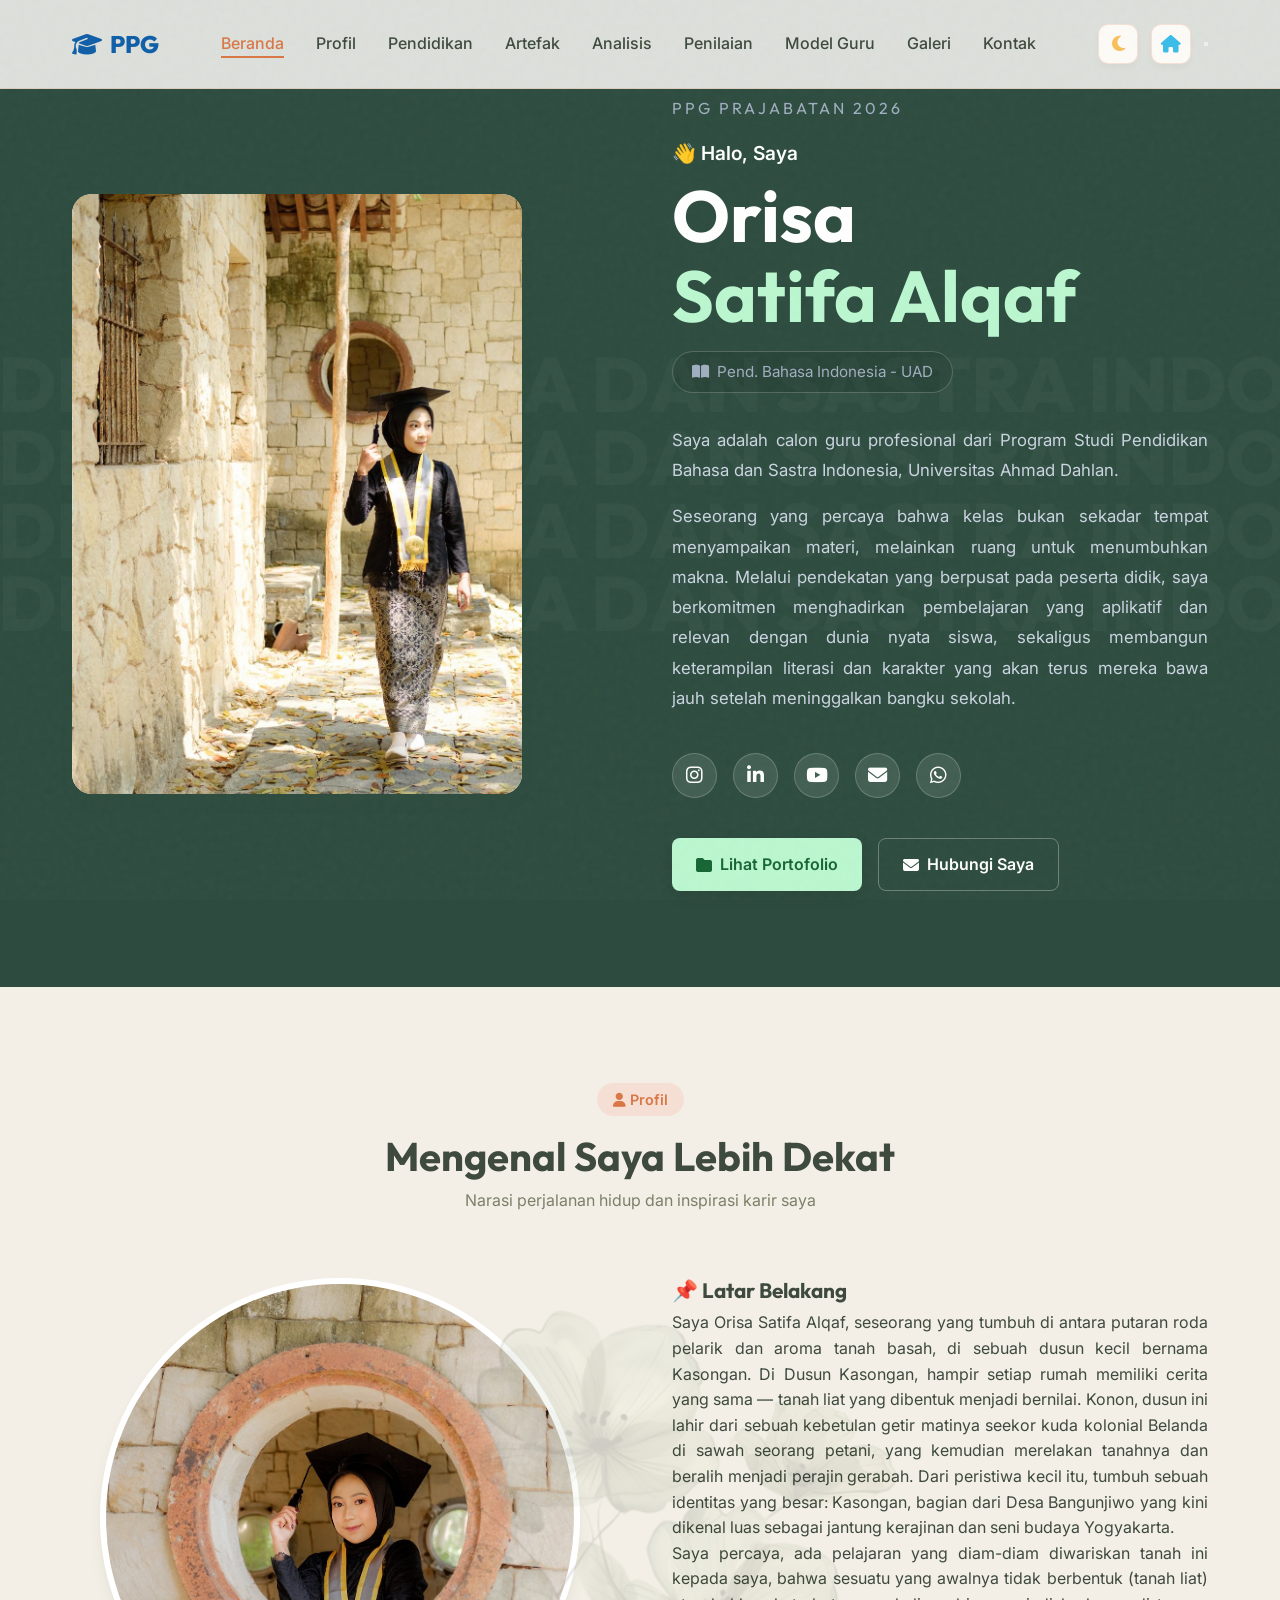
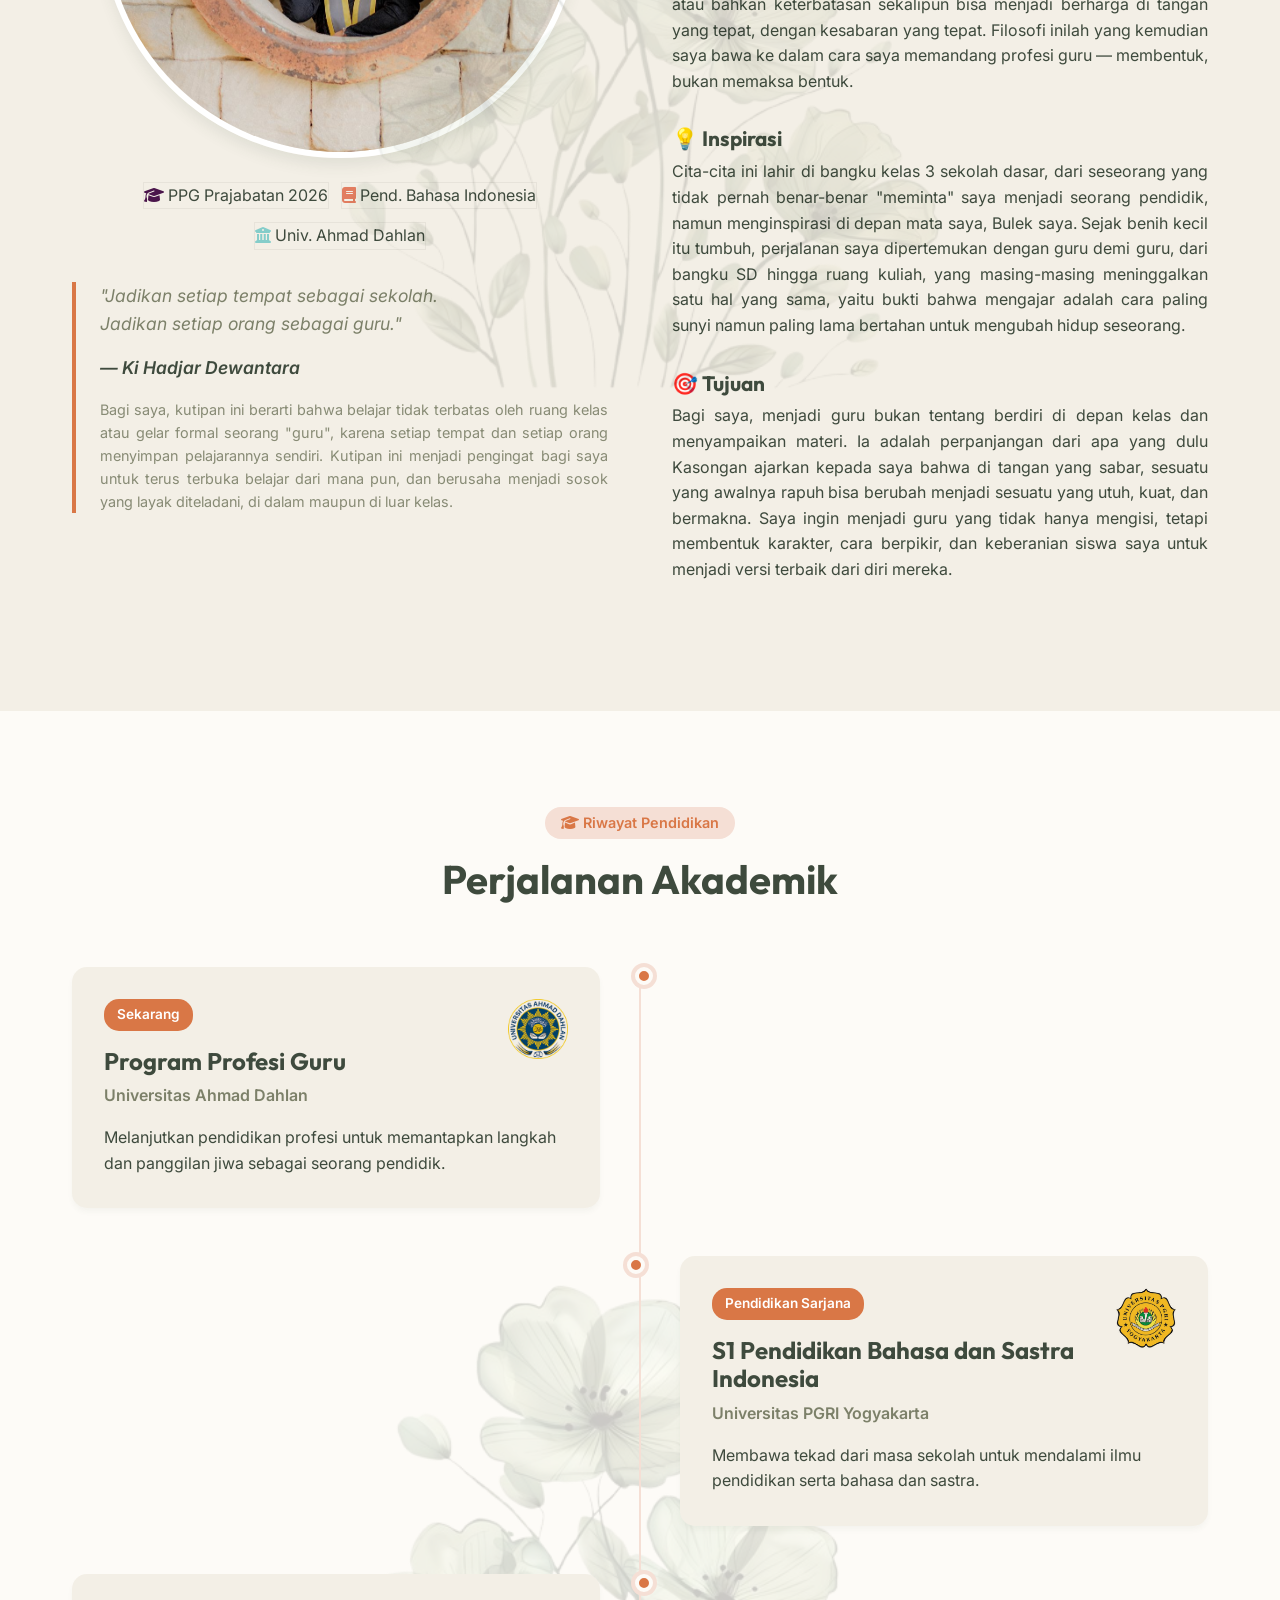
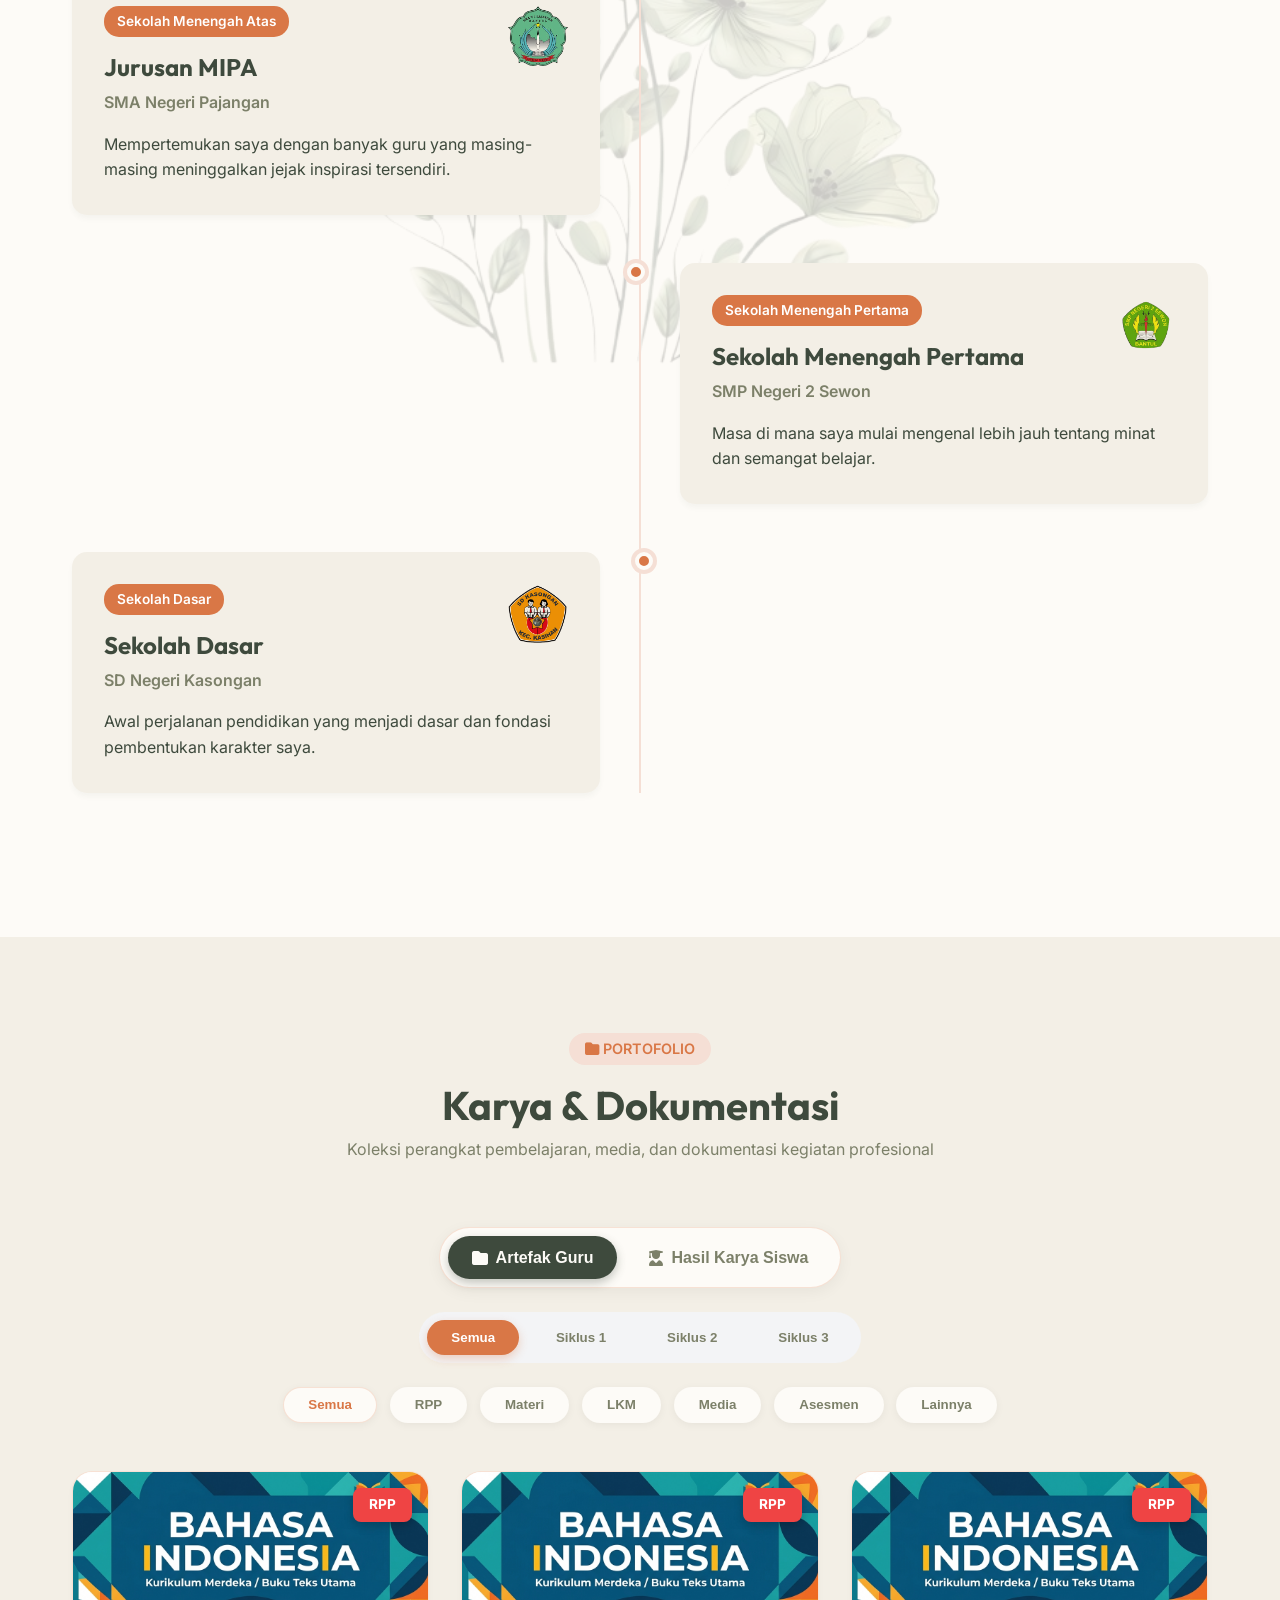
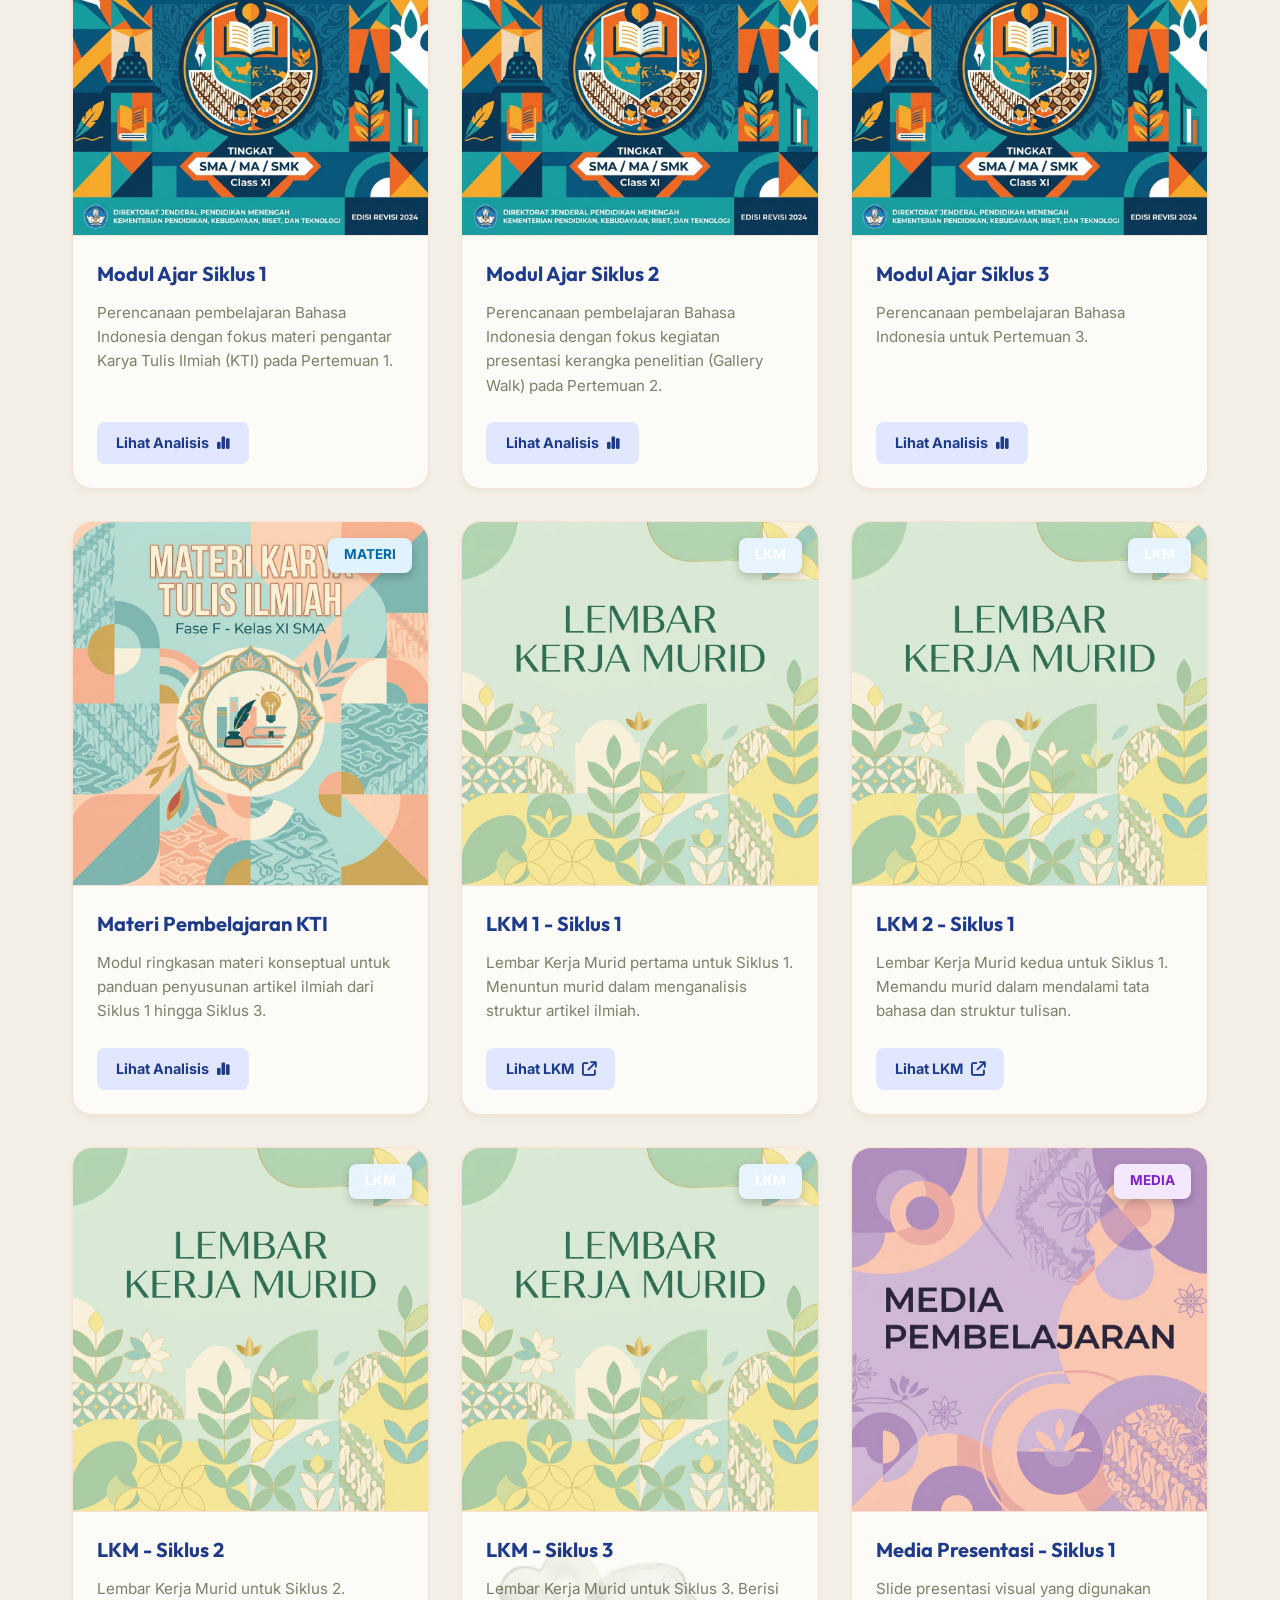
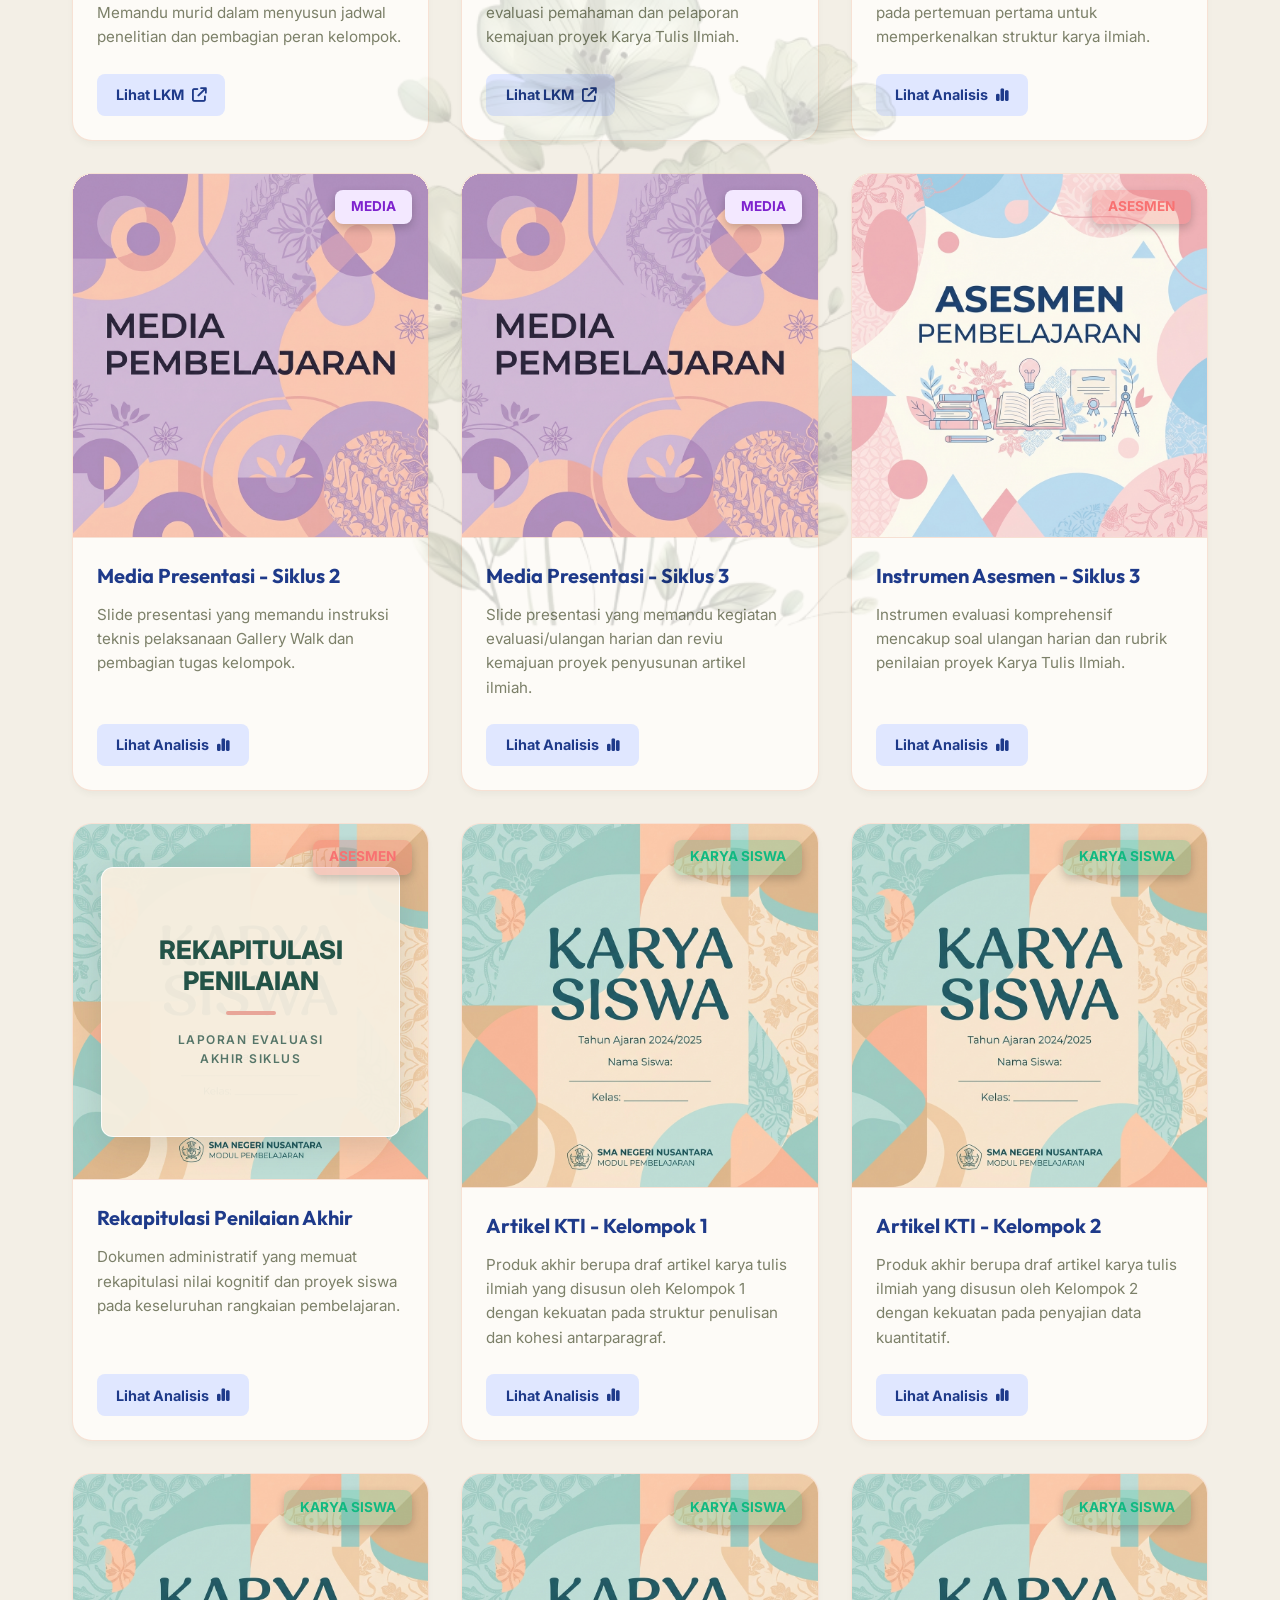
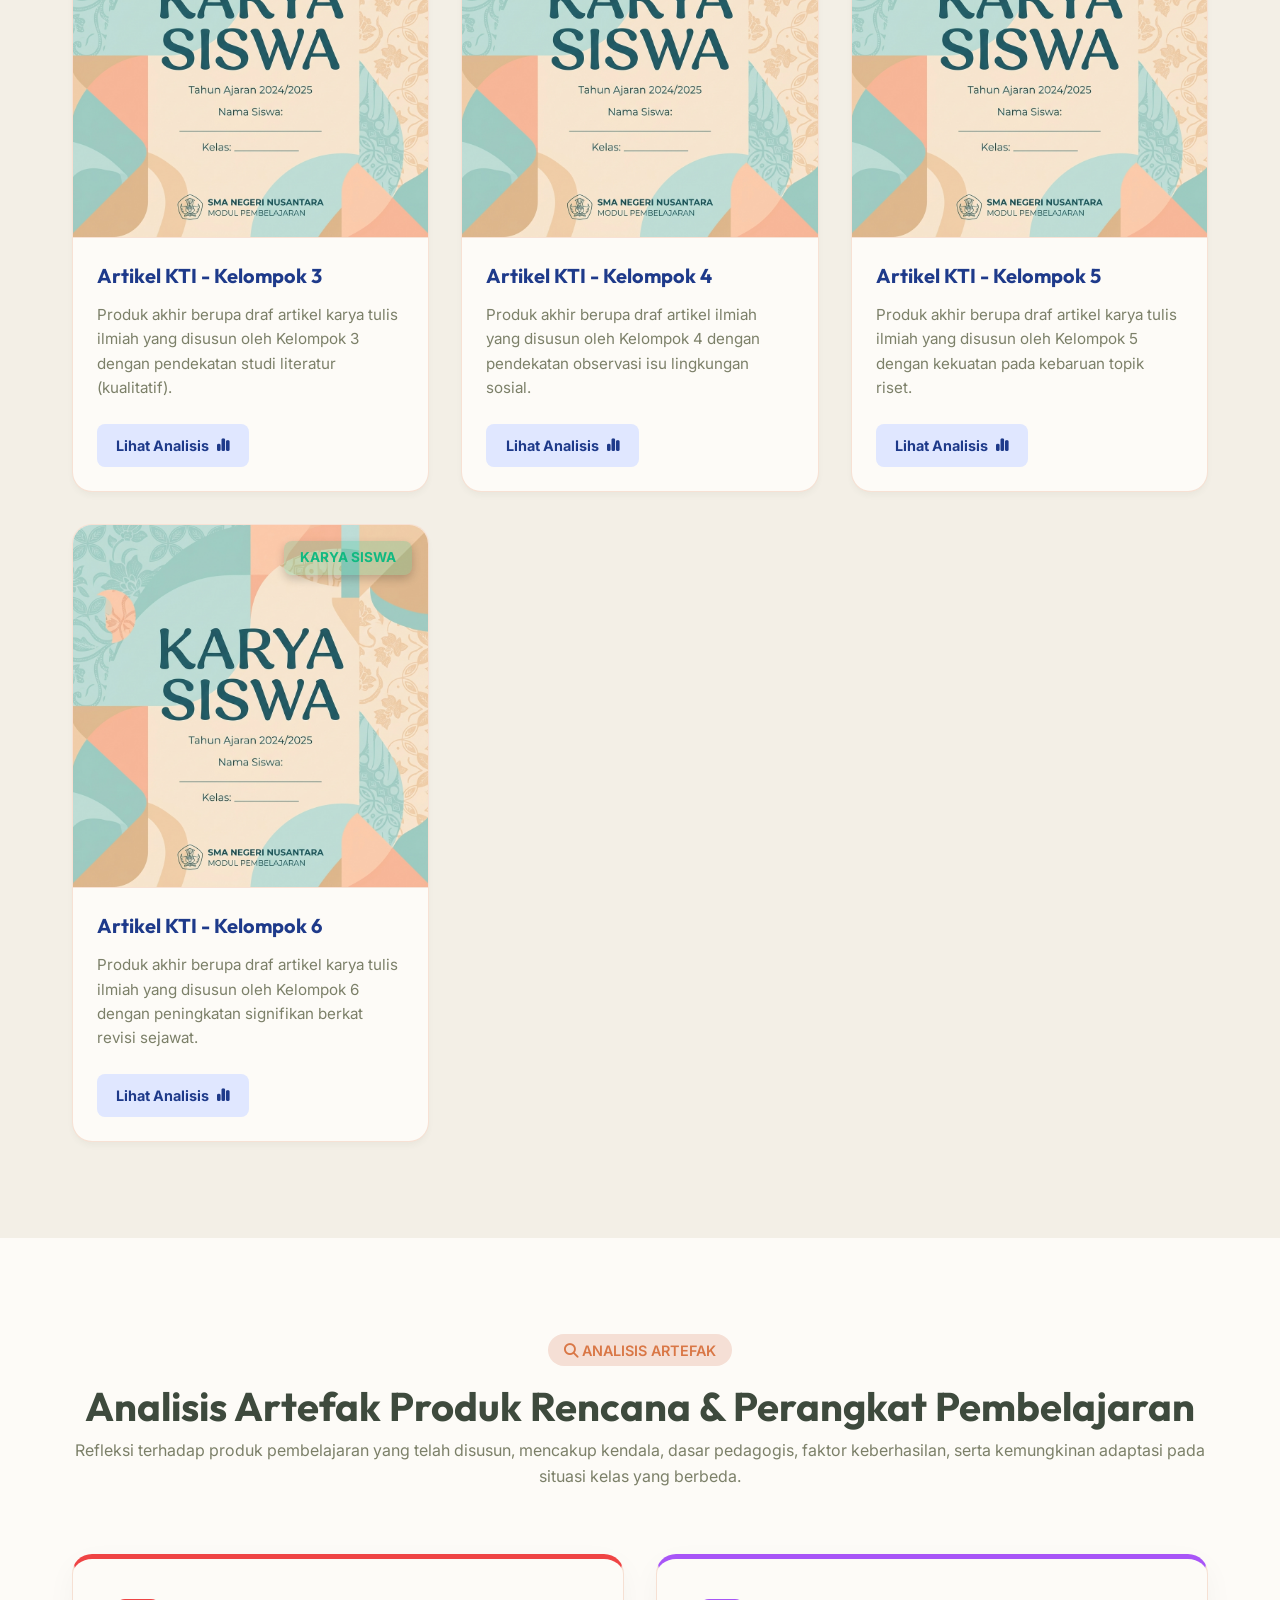
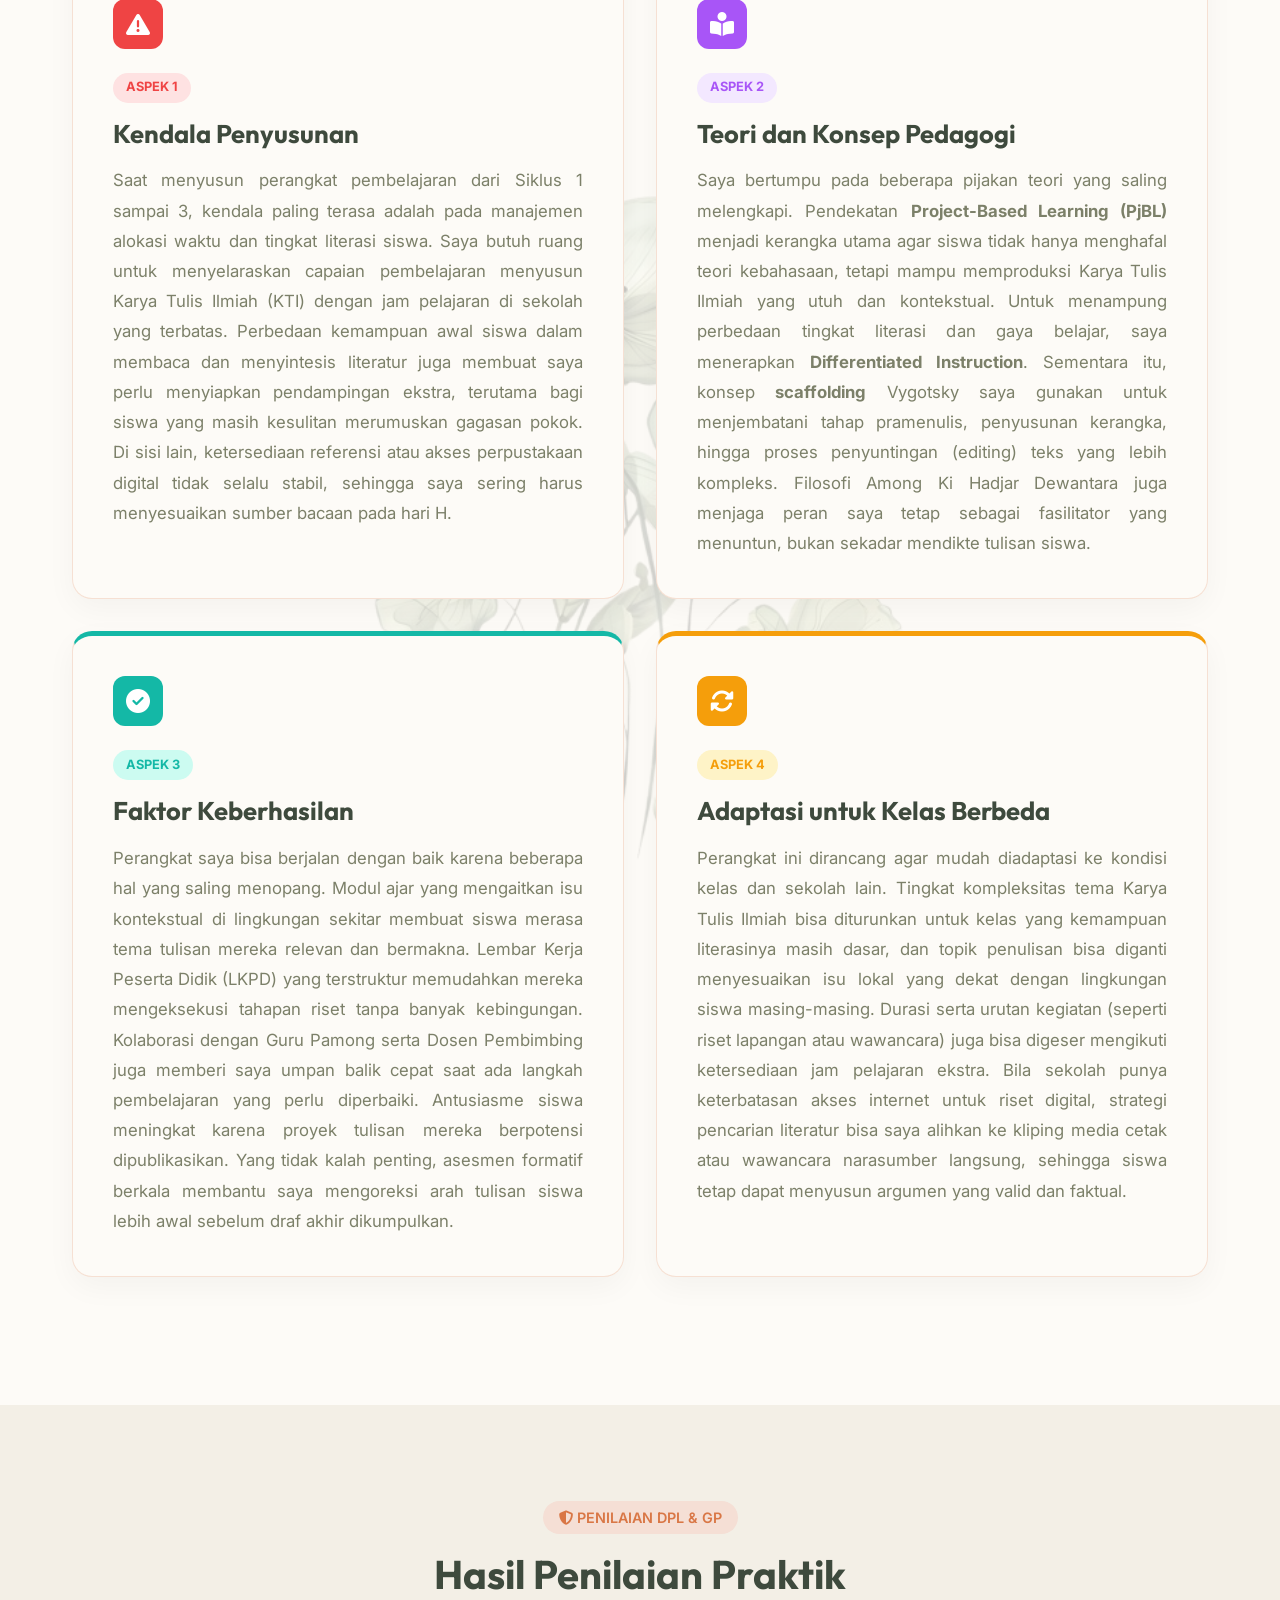
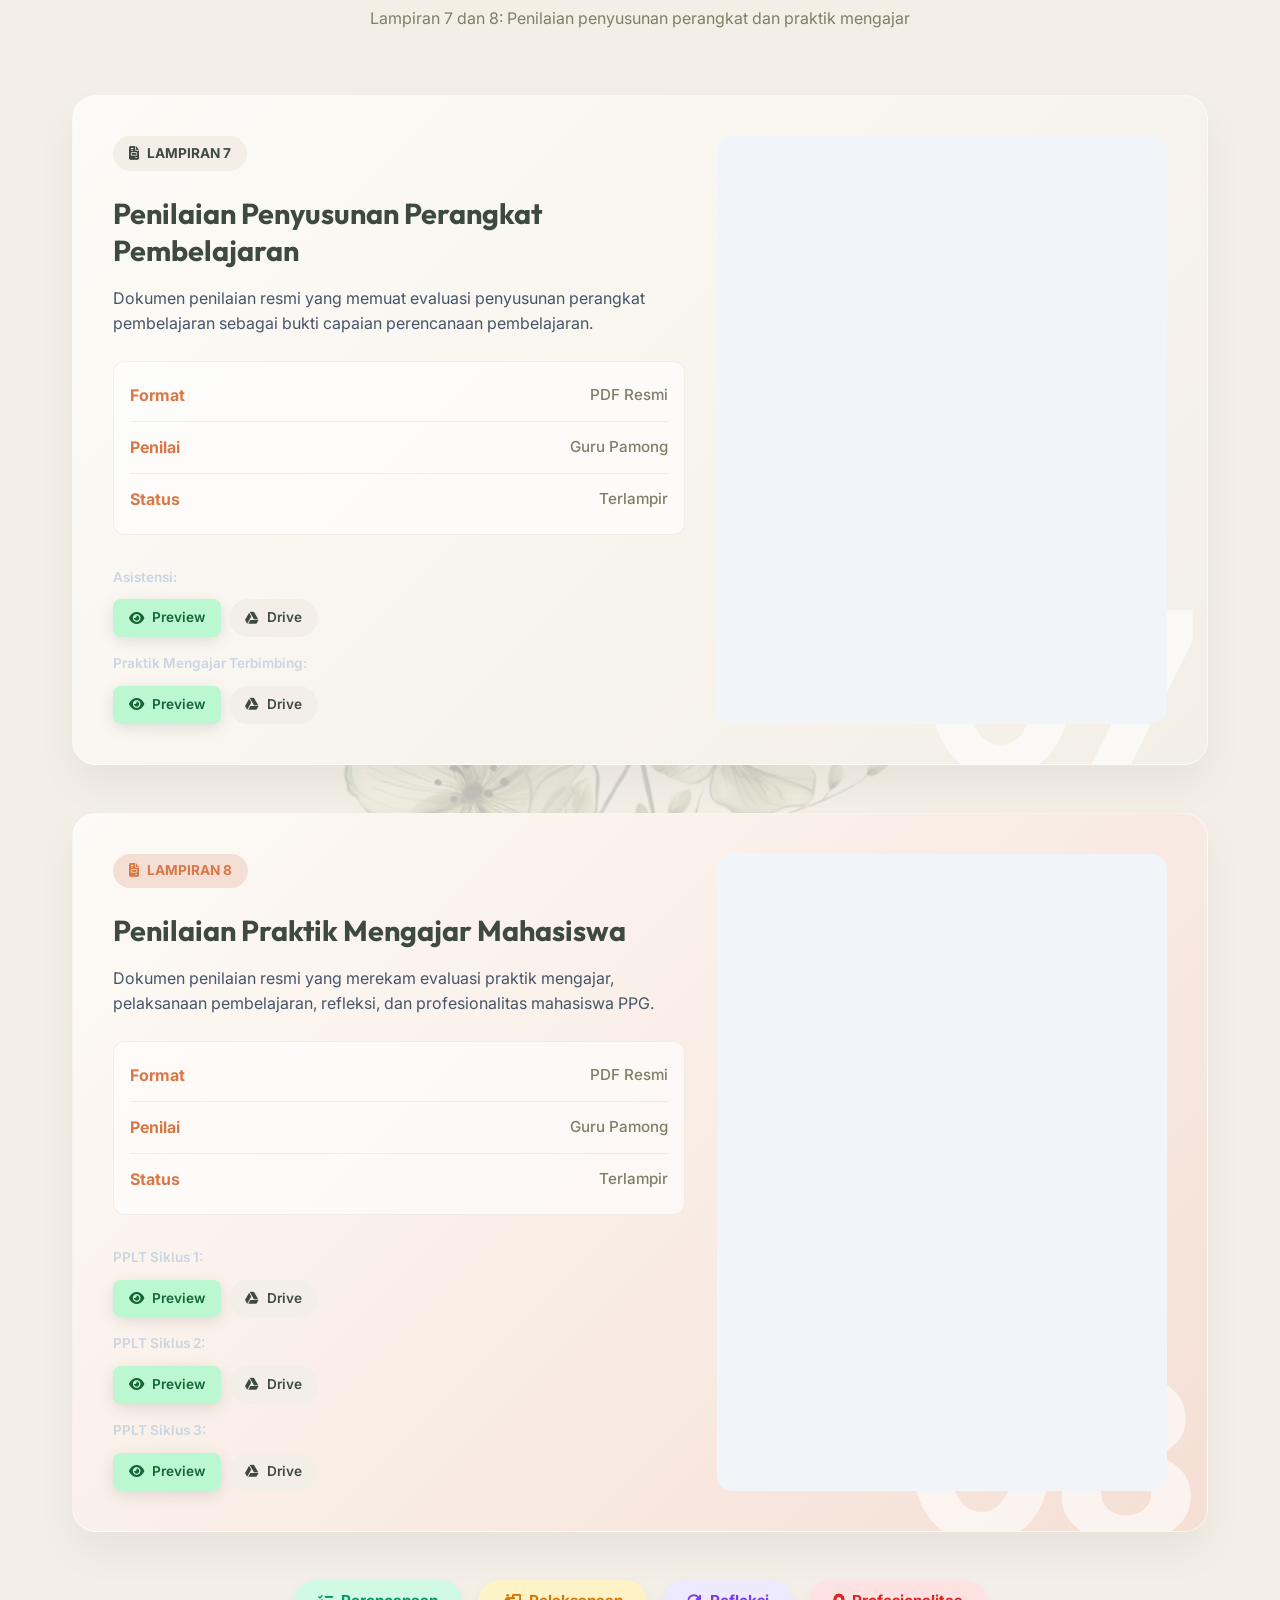
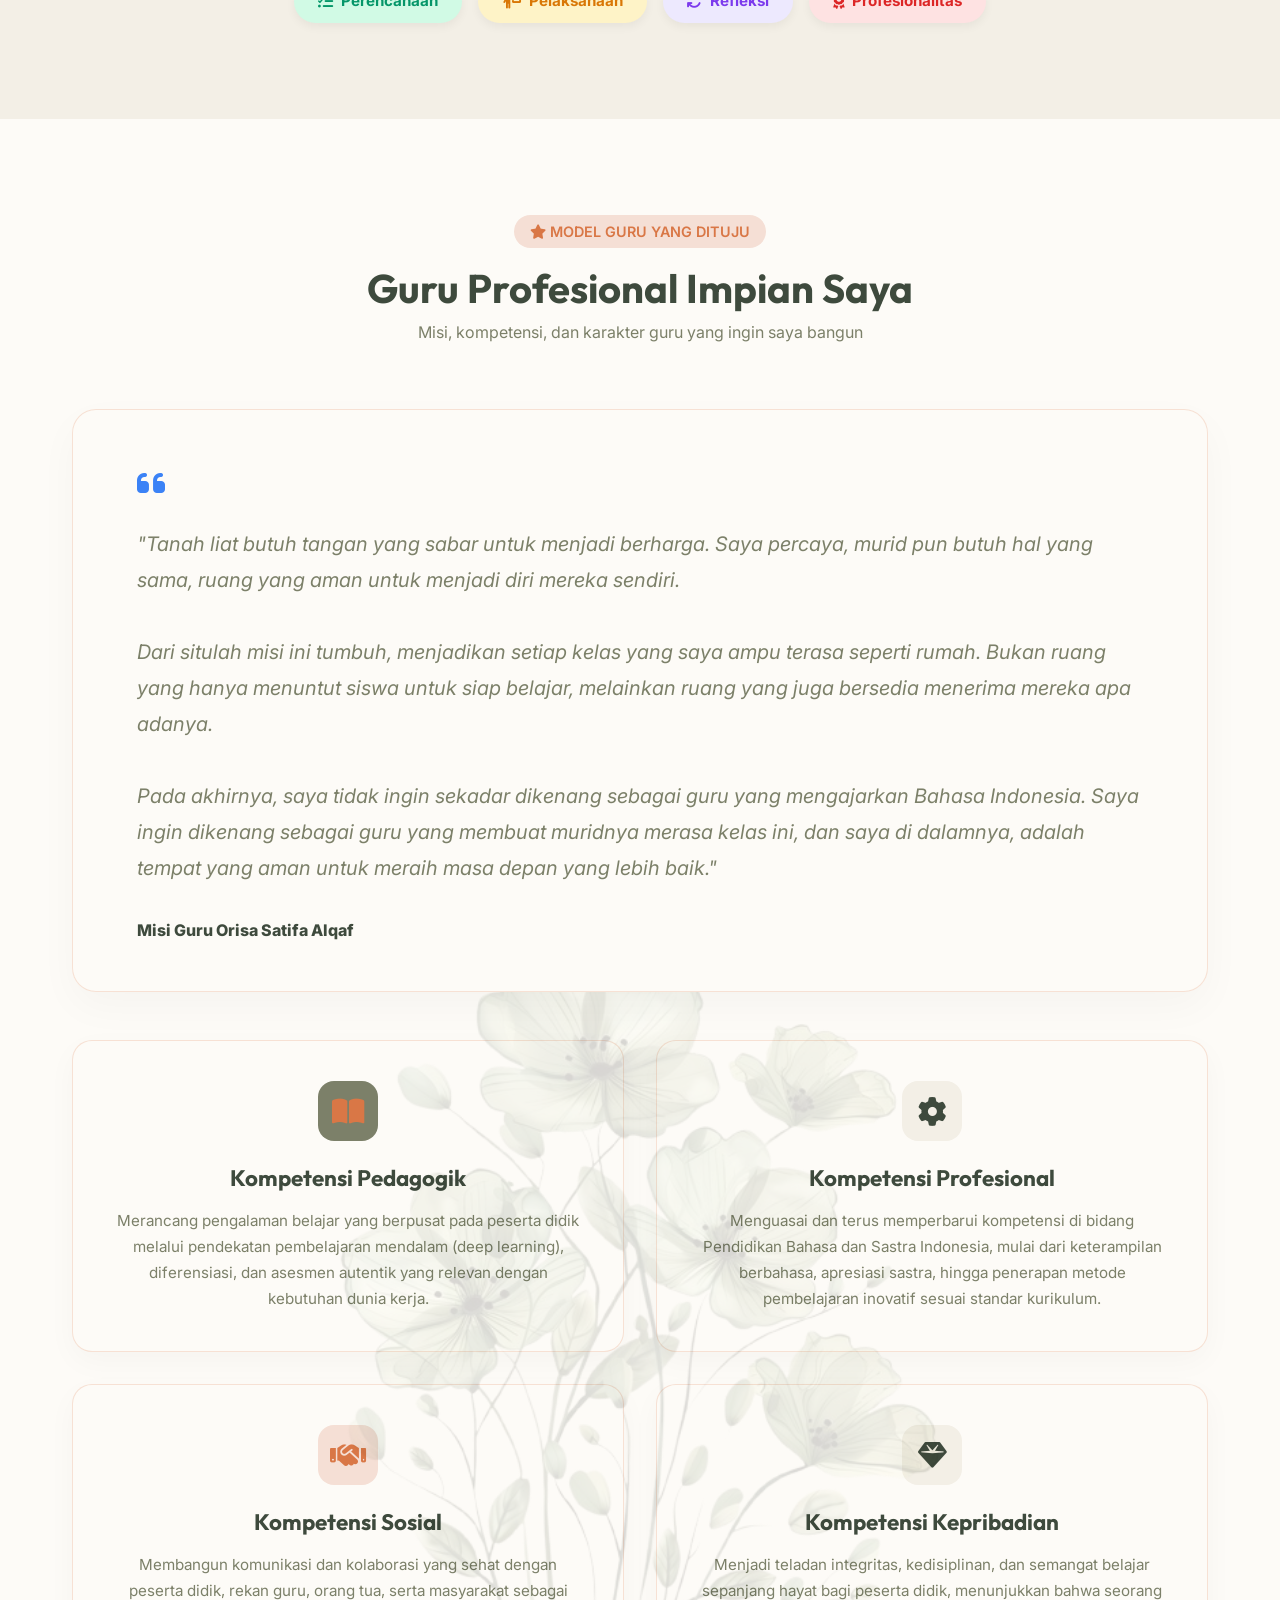
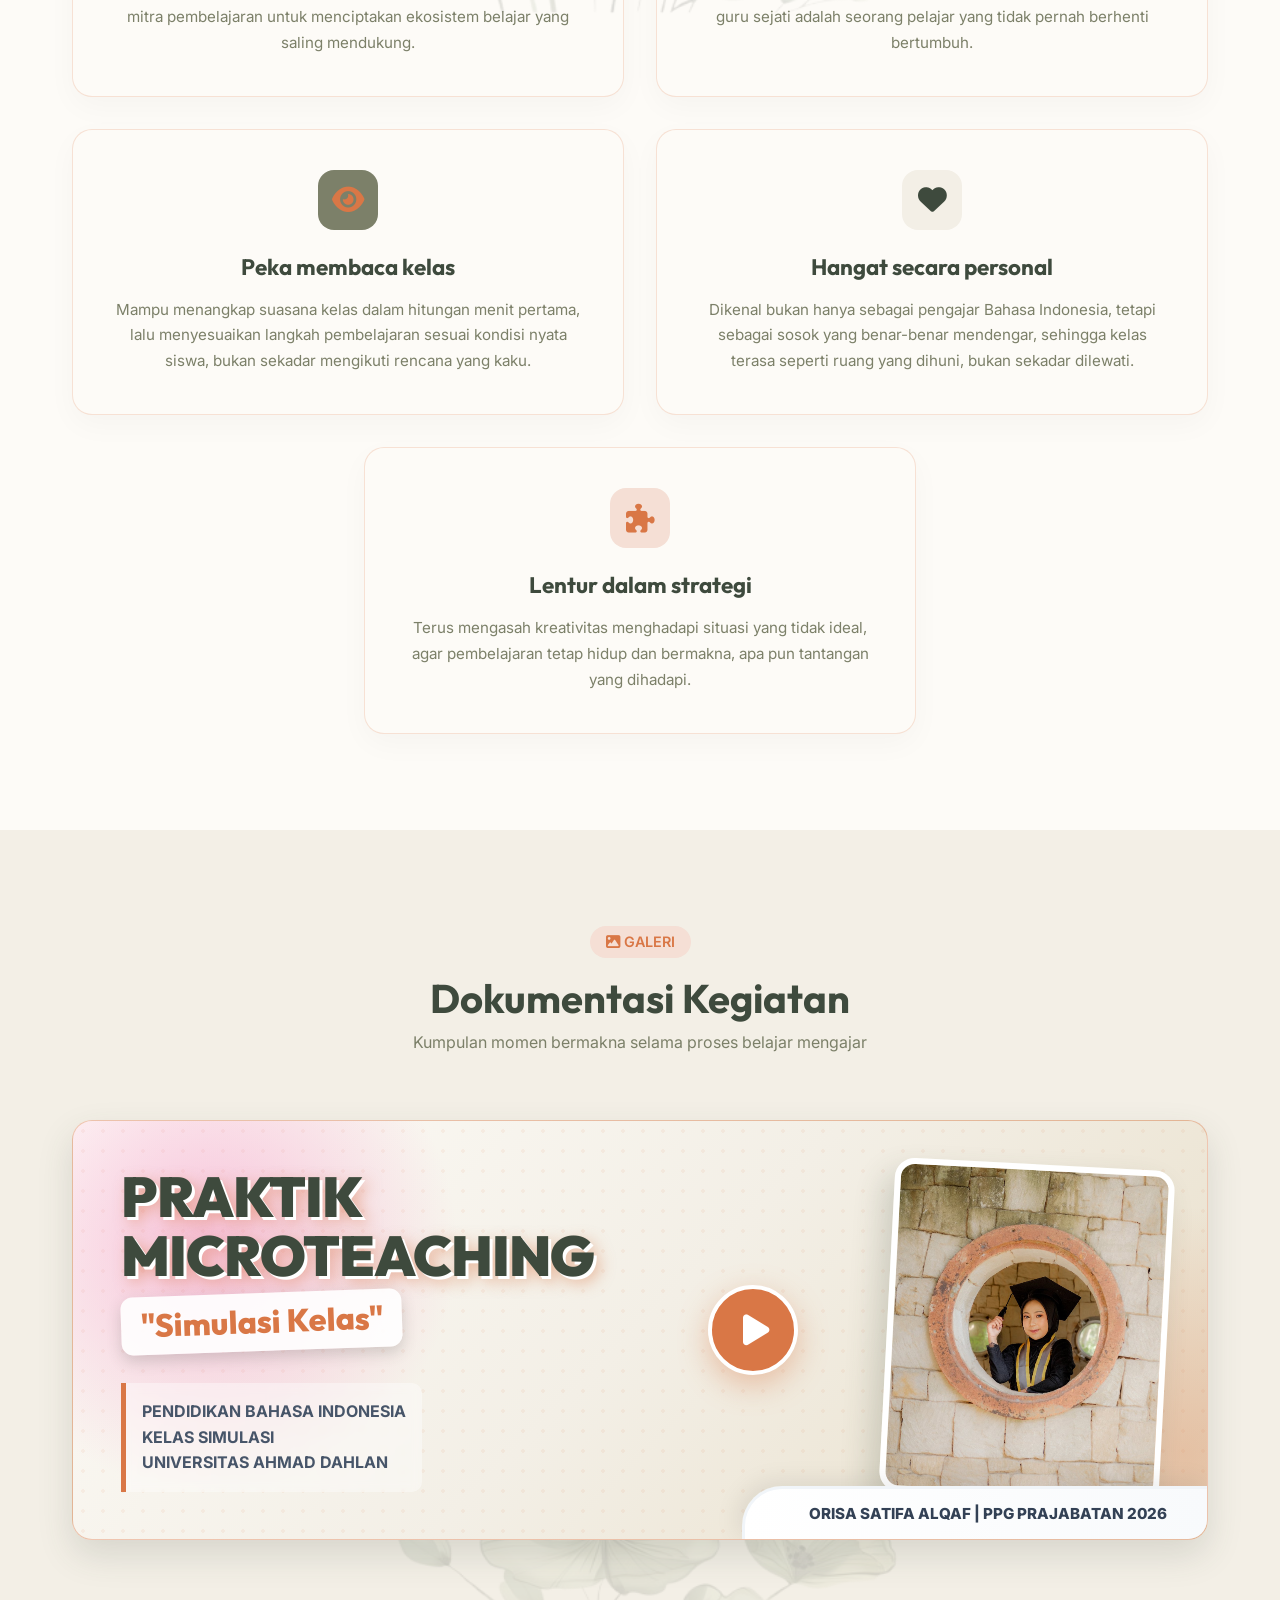
<file: portfolio.html>
<!DOCTYPE html>
<html lang="id" data-theme="light">
<head>
  <meta charset="UTF-8" />
  <meta name="viewport" content="width=device-width, initial-scale=1.0" />
  <meta name="description" content="E-Portfolio Guru Profesional. Dokumentasi perjalanan profesional, karya, dan refleksi pembelajaran." />
  <title>E-Portfolio | Guru Profesional PPG</title>
  
  <!-- Favicon PPG -->
  <link rel="icon" href="LOGO WEB.jpg" type="image/jpeg" />

  <!-- Fonts -->
  <link rel="preconnect" href="https://fonts.googleapis.com" />
  <link rel="preconnect" href="https://fonts.gstatic.com" crossorigin />
  <link href="https://fonts.googleapis.com/css2?family=Inter:wght@300;400;500;600;700;800&family=Outfit:wght@400;500;600;700;800&display=swap" rel="stylesheet" />
  
  <!-- Font Awesome -->
  <link rel="stylesheet" href="https://cdnjs.cloudflare.com/ajax/libs/font-awesome/6.5.1/css/all.min.css" />
  
  <!-- CSS -->
  <link rel="stylesheet" href="style.css?v=2" />
</head>
<body>


  <!-- Animated Particle Background -->
  <canvas id="particleCanvas"></canvas>

  <!-- Navigation -->
  <nav class="navbar" id="navbar">
    <div class="container">
      <a href="#hero" class="nav-logo" aria-label="PPG Logo">
        <span class="logo-text" style="color: #0F5EA8; display: flex; align-items: center; gap: 8px; font-weight: 800; font-size: 1.5rem;">
          <i class="fa-solid fa-graduation-cap"></i> PPG
        </span>
      </a>
      <ul class="nav-links" id="navLinks">
        <li><a href="#hero" class="active">Beranda</a></li>
        <li><a href="#about">Profil</a></li>
        <li><a href="#education">Pendidikan</a></li>
        <li><a href="#portfolio">Artefak</a></li>
        <li><a href="#analisis">Analisis</a></li>
        <li><a href="#penilaian">Penilaian</a></li>
        <li><a href="#model-guru">Model Guru</a></li>
        <li><a href="#gallery">Galeri</a></li>
        <li><a href="#contact">Kontak</a></li>
      </ul>
      <div class="nav-actions">
        <button class="action-btn theme-toggle" id="themeToggle" aria-label="Toggle dark mode" title="Mode Gelap/Terang">
          <i class="fa-solid fa-moon theme-icon"></i>
        </button>
        <button class="action-btn home-btn" id="homeBtn" aria-label="Home" title="Kembali ke Awal" onclick="window.location.href='index.html';">
          <i class="fa-solid fa-house" style="color: #39BDE8;"></i>
        </button>
        <button class="hamburger" id="hamburger" aria-label="Toggle menu">
          <span></span>
          <span></span>
          <span></span>
        </button>
      </div>
    </div>
  </nav>

  <!-- Hero Section -->
  <section class="hero section" id="hero">
    <div class="hero-bg-text">
      <div>PENDIDIKAN BAHASA DAN SASTRA INDONESIA</div>
      <div>PENDIDIKAN BAHASA DAN SASTRA INDONESIA</div>
      <div>PENDIDIKAN BAHASA DAN SASTRA INDONESIA</div>
      <div>PENDIDIKAN BAHASA DAN SASTRA INDONESIA</div>
    </div>
    <div class="container hero-container">
      <div class="hero-image-section">
        <div class="hero-image-wrapper">
          <img src="gambar3.jpg" alt="Orisa Satifa Alqaf" style="width: 100%; height: 100%; object-fit: cover; object-position: 30% center; transform: scale(1.15); transform-origin: left center;" onerror="this.src='https://images.unsplash.com/photo-1523240795612-9a054b0db644?ixlib=rb-4.0.3&auto=format&fit=crop&w=800&q=80'">
        </div>
      </div>
      <div class="hero-card">
        <div class="hero-top-text">PPG PRAJABATAN 2026</div>
        <div class="hero-greeting"><span class="wave">👋</span> Halo, Saya</div>
        <h1 class="hero-name">Orisa <br class="mobile-name-break" /><span class="highlight-green">Satifa Alqaf</span></h1>
        
        <div class="hero-nim-badge">
          <i class="fa-solid fa-book-open"></i> Pend. Bahasa Indonesia - UAD
        </div>

        <p class="hero-desc" style="margin-bottom: 1rem; text-align: justify;">
          Saya adalah calon guru profesional dari Program Studi Pendidikan Bahasa dan Sastra Indonesia, Universitas Ahmad Dahlan.
        </p>
        <p class="hero-desc" style="text-align: justify;">
          Seseorang yang percaya bahwa kelas bukan sekadar tempat menyampaikan materi, melainkan ruang untuk menumbuhkan makna. Melalui pendekatan yang berpusat pada peserta didik, saya berkomitmen menghadirkan pembelajaran yang aplikatif dan relevan dengan dunia nyata siswa, sekaligus membangun keterampilan literasi dan karakter yang akan terus mereka bawa jauh setelah meninggalkan bangku sekolah.
        </p>

        <div class="hero-social-circles">
          <a href="#" target="_blank" class="social-circle"><i class="fab fa-instagram"></i></a>
          <a href="#" target="_blank" class="social-circle"><i class="fab fa-linkedin-in"></i></a>
          <a href="#" target="_blank" class="social-circle"><i class="fab fa-youtube"></i></a>
          <a href="#" target="_blank" class="social-circle"><i class="fa-solid fa-envelope"></i></a>
          <a href="#" target="_blank" class="social-circle"><i class="fa-brands fa-whatsapp"></i></a>
        </div>

        <div class="hero-actions">
          <a href="#portfolio" class="btn btn-primary">
            <i class="fa-solid fa-folder"></i> Lihat Portofolio
          </a>
          <a href="#contact" class="btn btn-outline">
            <i class="fa-solid fa-envelope"></i> Hubungi Saya
          </a>
        </div>
      </div>
    </div>
  </section>

  <!-- About Section -->
  <section class="about section" id="about">
    <div class="container">
      <div class="section-header">
        <div class="section-badge"><i class="fa-solid fa-user"></i> Profil</div>
        <h2 class="section-title">Mengenal Saya Lebih Dekat</h2>
        <p class="section-subtitle">Narasi perjalanan hidup dan inspirasi karir saya</p>
      </div>
      <div class="about-grid">
        <div class="about-image" style="align-self: start;">
          <div class="about-image-card" style="display: flex; flex-direction: column; align-items: center; margin-bottom: 2rem;">
            <div style="width: 480px; height: 480px; border-radius: 50%; border: 6px solid #ffffff; box-shadow: var(--shadow-md); overflow: hidden; margin-bottom: 1.5rem;">
              <img src="foto-profil.jpg" alt="Foto Profil" style="width: 100%; height: 100%; object-fit: cover; object-position: center 45%;">
            </div>
            <div style="display: flex; gap: 0.8rem; flex-wrap: wrap; justify-content: center;">
              <div class="hero-badge" style="margin: 0; border: 1px solid rgba(0,0,0,0.05);">
                <i class="fa-solid fa-graduation-cap" style="color: #4A154B;"></i> PPG Prajabatan 2026
              </div>
              <div class="hero-badge" style="margin: 0; border: 1px solid rgba(0,0,0,0.05);">
                <i class="fa-solid fa-book" style="color: #E27D60;"></i> Pend. Bahasa Indonesia
              </div>
              <div class="hero-badge" style="margin: 0; border: 1px solid rgba(0,0,0,0.05);">
                <i class="fa-solid fa-university" style="color: #85CDCA;"></i> Univ. Ahmad Dahlan
              </div>
            </div>
          </div>
          <blockquote class="profil-quote">
            <p><em>"Jadikan setiap tempat sebagai sekolah.<br>Jadikan setiap orang sebagai guru."</em></p>
            <cite>— Ki Hadjar Dewantara</cite>
            <p style="margin-top: 1rem; font-size: 0.9rem; font-style: normal; color: var(--text-color); opacity: 0.9; text-align: justify; line-height: 1.6;">
              Bagi saya, kutipan ini berarti bahwa belajar tidak terbatas oleh ruang kelas atau gelar formal seorang "guru", karena setiap tempat dan setiap orang menyimpan pelajarannya sendiri. Kutipan ini menjadi pengingat bagi saya untuk terus terbuka belajar dari mana pun, dan berusaha menjadi sosok yang layak diteladani, di dalam maupun di luar kelas.
            </p>
          </blockquote>
        </div>
        <div class="about-content">
          <div class="profil-narasi">
            <h3 class="narasi-heading">📌 Latar Belakang</h3>
            <p class="about-text" style="text-align: justify;">
              Saya Orisa Satifa Alqaf, seseorang yang tumbuh di antara putaran roda pelarik dan aroma tanah basah, di sebuah dusun kecil bernama Kasongan. Di Dusun Kasongan, hampir setiap rumah memiliki cerita yang sama — tanah liat yang dibentuk menjadi bernilai. Konon, dusun ini lahir dari sebuah kebetulan getir matinya seekor kuda kolonial Belanda di sawah seorang petani, yang kemudian merelakan tanahnya dan beralih menjadi perajin gerabah. Dari peristiwa kecil itu, tumbuh sebuah identitas yang besar: Kasongan, bagian dari Desa Bangunjiwo yang kini dikenal luas sebagai jantung kerajinan dan seni budaya Yogyakarta.
            </p>
            <p class="about-text" style="text-align: justify;">
              Saya percaya, ada pelajaran yang diam-diam diwariskan tanah ini kepada saya, bahwa sesuatu yang awalnya tidak berbentuk (tanah liat) atau bahkan keterbatasan sekalipun bisa menjadi berharga di tangan yang tepat, dengan kesabaran yang tepat. Filosofi inilah yang kemudian saya bawa ke dalam cara saya memandang profesi guru — membentuk, bukan memaksa bentuk.
            </p>
          </div>
          <div class="profil-narasi">
            <h3 class="narasi-heading">💡 Inspirasi</h3>
            <p class="about-text" style="text-align: justify;">
              Cita-cita ini lahir di bangku kelas 3 sekolah dasar, dari seseorang yang tidak pernah benar-benar "meminta" saya menjadi seorang pendidik, namun menginspirasi di depan mata saya, Bulek saya. Sejak benih kecil itu tumbuh, perjalanan saya dipertemukan dengan guru demi guru, dari bangku SD hingga ruang kuliah, yang masing-masing meninggalkan satu hal yang sama, yaitu bukti bahwa mengajar adalah cara paling sunyi namun paling lama bertahan untuk mengubah hidup seseorang.
            </p>
          </div>
          <div class="profil-narasi">
            <h3 class="narasi-heading">🎯 Tujuan</h3>
            <p class="about-text" style="text-align: justify;">
              Bagi saya, menjadi guru bukan tentang berdiri di depan kelas dan menyampaikan materi. Ia adalah perpanjangan dari apa yang dulu Kasongan ajarkan kepada saya bahwa di tangan yang sabar, sesuatu yang awalnya rapuh bisa berubah menjadi sesuatu yang utuh, kuat, dan bermakna. Saya ingin menjadi guru yang tidak hanya mengisi, tetapi membentuk karakter, cara berpikir, dan keberanian siswa saya untuk menjadi versi terbaik dari diri mereka.
            </p>
          </div>
        </div>
      </div>
    </div>
  </section>

  <!-- Education Section -->
  <section class="education section" id="education">
    <div class="container">
      <div class="section-header">
        <div class="section-badge"><i class="fa-solid fa-graduation-cap"></i> Riwayat Pendidikan</div>
        <h2 class="section-title">Perjalanan Akademik</h2>
      </div>
      <div class="timeline">
        <div class="timeline-item">
          <div class="timeline-dot"></div>
          <div class="timeline-card">
            <img src="uad-logo.png" alt="UAD Logo" class="school-logo" style="width: 60px; height: 60px; object-fit: contain; float: right; margin-left: 1rem; border-radius: 8px;">
            <span class="timeline-year">Sekarang</span>
            <h3>Program Profesi Guru</h3>
            <p class="institution">Universitas Ahmad Dahlan</p>
            <p>Melanjutkan pendidikan profesi untuk memantapkan langkah dan panggilan jiwa sebagai seorang pendidik.</p>
          </div>
        </div>
        <div class="timeline-item">
          <div class="timeline-dot"></div>
          <div class="timeline-card">
            <img src="LOGO UPY.jpg" alt="UPY Logo" class="school-logo" style="width: 60px; height: 60px; object-fit: contain; float: right; margin-left: 1rem; border-radius: 8px;">
            <span class="timeline-year">Pendidikan Sarjana</span>
            <h3>S1 Pendidikan Bahasa dan Sastra Indonesia</h3>
            <p class="institution">Universitas PGRI Yogyakarta</p>
            <p>Membawa tekad dari masa sekolah untuk mendalami ilmu pendidikan serta bahasa dan sastra.</p>
          </div>
        </div>
        <div class="timeline-item">
          <div class="timeline-dot"></div>
          <div class="timeline-card">
            <img src="LOGO SMA.png" alt="SMA Logo" class="school-logo" style="width: 60px; height: 60px; object-fit: contain; float: right; margin-left: 1rem; border-radius: 8px;">
            <span class="timeline-year">Sekolah Menengah Atas</span>
            <h3>Jurusan MIPA</h3>
            <p class="institution">SMA Negeri Pajangan</p>
            <p>Mempertemukan saya dengan banyak guru yang masing-masing meninggalkan jejak inspirasi tersendiri.</p>
          </div>
        </div>
        <div class="timeline-item">
          <div class="timeline-dot"></div>
          <div class="timeline-card">
            <img src="LOGO SMP.png" alt="SMP Logo" class="school-logo" style="width: 60px; height: 60px; object-fit: contain; float: right; margin-left: 1rem; border-radius: 8px; transform: scale(1.4);">
            <span class="timeline-year">Sekolah Menengah Pertama</span>
            <h3>Sekolah Menengah Pertama</h3>
            <p class="institution">SMP Negeri 2 Sewon</p>
            <p>Masa di mana saya mulai mengenal lebih jauh tentang minat dan semangat belajar.</p>
          </div>
        </div>
        <div class="timeline-item">
          <div class="timeline-dot"></div>
          <div class="timeline-card">
            <img src="LOGO SD.png" alt="SD Logo" class="school-logo" style="width: 60px; height: 60px; object-fit: contain; float: right; margin-left: 1rem; border-radius: 8px;">
            <span class="timeline-year">Sekolah Dasar</span>
            <h3>Sekolah Dasar</h3>
            <p class="institution">SD Negeri Kasongan</p>
            <p>Awal perjalanan pendidikan yang menjadi dasar dan fondasi pembentukan karakter saya.</p>
          </div>
        </div>
      </div>
    </div>
  </section>

  <!-- Portfolio / Artefak Section -->
  <section class="portfolio section" id="portfolio">
    <div class="container">
      <div class="section-header">
        <div class="section-badge"><i class="fa-solid fa-folder"></i> PORTOFOLIO</div>
        <h2 class="section-title">Karya & Dokumentasi</h2>
        <p class="section-subtitle">Koleksi perangkat pembelajaran, media, dan dokumentasi kegiatan profesional</p>
      </div>

      <!-- Filter Controls -->
      <div class="portfolio-filters">
        <!-- Tier 1: Main Switch -->
        <div class="filter-switch-wrapper">
          <div class="filter-switch">
            <button class="switch-btn active" data-tipe="guru"><i class="fa-solid fa-folder"></i> Artefak Guru</button>
            <button class="switch-btn" data-tipe="siswa"><i class="fa-solid fa-user-graduate"></i> Hasil Karya Siswa</button>
          </div>
        </div>

        <!-- Tier 2: Siklus -->
        <div class="filter-tier tier-siklus">
          <button class="pill-btn active" data-siklus="semua">Semua</button>
          <button class="pill-btn" data-siklus="1">Siklus 1</button>
          <button class="pill-btn" data-siklus="2">Siklus 2</button>
          <button class="pill-btn" data-siklus="3">Siklus 3</button>
        </div>

        <!-- Tier 3: Category -->
        <div class="filter-tier tier-category">
          <button class="pill-btn-outline active" data-kategori="semua">Semua</button>
          <button class="pill-btn-outline" data-kategori="rpp">RPP</button>
          <button class="pill-btn-outline" data-kategori="materi">Materi</button>
          <button class="pill-btn-outline" data-kategori="lkm">LKM</button>
          <button class="pill-btn-outline" data-kategori="media">Media</button>
          <button class="pill-btn-outline" data-kategori="asesmen">Asesmen</button>
          <button class="pill-btn-outline" data-kategori="lainnya">Lainnya</button>
        </div>
      </div>

      <!-- Portfolio Grid -->
      <div class="portfolio-grid" id="portfolioGrid">

        <!-- Card 2: RPP Siklus 1 -->
        <div class="portfolio-card" data-siklus="1" data-kategori="rpp">
          <div class="card-image-wrapper">
            <img src="modul-cover.png" alt="Cover RPP Siklus 1" style="width: 100%; height: 100%; object-fit: cover;" onerror="this.src='https://images.unsplash.com/photo-1544716278-e513176f20b5?w=800&q=80'">
            <div class="card-badge badge-rpp">RPP</div>
            <div class="card-overlay">
              <a href="https://drive.google.com/file/d/1IxIoVMFAL62_0teo0YTw-_EquX-zyN6C/view?usp=sharing" target="_blank" class="overlay-content" style="text-decoration: none;">
                <i class="fa-solid fa-file-pdf"></i> Buka PDF di Drive
              </a>
            </div>
          </div>
          <div class="card-content">
            <h3 class="card-title">Modul Ajar Siklus 1</h3>
            <p class="card-desc">Perencanaan pembelajaran Bahasa Indonesia dengan fokus materi pengantar Karya Tulis Ilmiah (KTI) pada Pertemuan 1.</p>
            <a href="#" class="btn-analysis" data-target="analysisPanelSiklus1">Lihat Analisis <i class="fa-solid fa-chart-simple"></i></a>
          </div>
        </div>

        <!-- Card 3: RPP Siklus 2 -->
        <div class="portfolio-card" data-siklus="2" data-kategori="rpp">
          <div class="card-image-wrapper">
            <img src="modul-cover.png" alt="Cover RPP Siklus 2" style="width: 100%; height: 100%; object-fit: cover;" onerror="this.src='https://images.unsplash.com/photo-1544716278-e513176f20b5?w=800&q=80'">
            <div class="card-badge badge-rpp">RPP</div>
            <div class="card-overlay">
              <a href="https://drive.google.com/file/d/1Q2Hg9UMzmgbkv015nIGd4C_azYjSEc6U/view?usp=sharing" target="_blank" class="overlay-content" style="text-decoration: none;">
                <i class="fa-solid fa-file-pdf"></i> Buka PDF di Drive
              </a>
            </div>
          </div>
          <div class="card-content">
            <h3 class="card-title">Modul Ajar Siklus 2</h3>
            <p class="card-desc">Perencanaan pembelajaran Bahasa Indonesia dengan fokus kegiatan presentasi kerangka penelitian (Gallery Walk) pada Pertemuan 2.</p>
            <a href="#" class="btn-analysis" data-target="analysisPanelSiklus2">Lihat Analisis <i class="fa-solid fa-chart-simple"></i></a>
          </div>
        </div>

        <!-- Card 4: RPP Siklus 3 -->
        <div class="portfolio-card" data-siklus="3" data-kategori="rpp">
          <div class="card-image-wrapper">
            <img src="modul-cover.png" alt="Cover RPP Siklus 3" style="width: 100%; height: 100%; object-fit: cover;" onerror="this.src='https://images.unsplash.com/photo-1544716278-e513176f20b5?w=800&q=80'">
            <div class="card-badge badge-rpp">RPP</div>
            <div class="card-overlay">
              <a href="https://drive.google.com/file/d/1B9eUE2L7m40RH7wiMG3Zqf8Dl04S6ZdK/view?usp=sharing" target="_blank" class="overlay-content" style="text-decoration: none;">
                <i class="fa-solid fa-file-pdf"></i> Buka PDF di Drive
              </a>
            </div>
          </div>
          <div class="card-content">
            <h3 class="card-title">Modul Ajar Siklus 3</h3>
            <p class="card-desc">Perencanaan pembelajaran Bahasa Indonesia untuk Pertemuan 3.</p>
            <a href="#" class="btn-analysis" data-target="analysisPanelSiklus3">Lihat Analisis <i class="fa-solid fa-chart-simple"></i></a>
          </div>
        </div>

        <!-- Card 5: Materi KTI -->
        <div class="portfolio-card" data-siklus="semua" data-kategori="materi">
          <div class="card-image-wrapper">
            <img src="materi-cover.png" alt="Cover Materi KTI" style="width: 100%; height: 100%; object-fit: cover;" onerror="this.src='https://images.unsplash.com/photo-1544716278-e513176f20b5?w=800&q=80'">
            <div class="card-badge badge-teal">MATERI</div>
            <div class="card-overlay">
              <a href="https://drive.google.com/file/d/1e8IynHDL5VYz9rJyWprt1m2q1pyikKTP/view?usp=sharing" target="_blank" class="overlay-content" style="text-decoration: none;">
                <i class="fa-solid fa-file-pdf"></i> Buka PDF di Drive
              </a>
            </div>
          </div>
          <div class="card-content">
            <h3 class="card-title">Materi Pembelajaran KTI</h3>
            <p class="card-desc">Modul ringkasan materi konseptual untuk panduan penyusunan artikel ilmiah dari Siklus 1 hingga Siklus 3.</p>
            <a href="#" class="btn-analysis" data-target="analysisPanelMateri">Lihat Analisis <i class="fa-solid fa-chart-simple"></i></a>
          </div>
        </div>

        <!-- Card 6: LKM 1 Siklus 1 -->
        <div class="portfolio-card" data-siklus="1" data-kategori="lkm">
          <div class="card-image-wrapper">
            <img src="lkm-cover.png" alt="Cover LKM 1" style="width: 100%; height: 100%; object-fit: cover;" onerror="this.src='https://images.unsplash.com/photo-1544716278-e513176f20b5?w=800&q=80'">
            <div class="card-badge badge-blue">LKM</div>
            <div class="card-overlay">
              <a href="https://drive.google.com/file/d/1pg7esjuIWxl_jmJH998OiJ9o2Mq-oVm7/view?usp=sharing" target="_blank" class="overlay-content" style="text-decoration: none;">
                <i class="fa-solid fa-file-pdf"></i> Buka PDF di Drive
              </a>
            </div>
          </div>
          <div class="card-content">
            <h3 class="card-title">LKM 1 - Siklus 1</h3>
            <p class="card-desc">Lembar Kerja Murid pertama untuk Siklus 1. Menuntun murid dalam menganalisis struktur artikel ilmiah.</p>
            <a href="https://drive.google.com/file/d/1pg7esjuIWxl_jmJH998OiJ9o2Mq-oVm7/view?usp=sharing" target="_blank" class="btn-analysis">Lihat LKM <i class="fa-solid fa-arrow-up-right-from-square"></i></a>
          </div>
        </div>

        <!-- Card 7: LKM 2 Siklus 1 -->
        <div class="portfolio-card" data-siklus="1" data-kategori="lkm">
          <div class="card-image-wrapper">
            <img src="lkm-cover.png" alt="Cover LKM 2" style="width: 100%; height: 100%; object-fit: cover;" onerror="this.src='https://images.unsplash.com/photo-1544716278-e513176f20b5?w=800&q=80'">
            <div class="card-badge badge-blue">LKM</div>
            <div class="card-overlay">
              <a href="https://drive.google.com/file/d/1jcTxH9745TlEawQRIFSC4wBBqMMC3BS2/view?usp=sharing" target="_blank" class="overlay-content" style="text-decoration: none;">
                <i class="fa-solid fa-file-pdf"></i> Buka PDF di Drive
              </a>
            </div>
          </div>
          <div class="card-content">
            <h3 class="card-title">LKM 2 - Siklus 1</h3>
            <p class="card-desc">Lembar Kerja Murid kedua untuk Siklus 1. Memandu murid dalam mendalami tata bahasa dan struktur tulisan.</p>
            <a href="https://drive.google.com/file/d/1jcTxH9745TlEawQRIFSC4wBBqMMC3BS2/view?usp=sharing" target="_blank" class="btn-analysis">Lihat LKM <i class="fa-solid fa-arrow-up-right-from-square"></i></a>
          </div>
        </div>

        <!-- Card 8: LKM Siklus 2 -->
        <div class="portfolio-card" data-siklus="2" data-kategori="lkm">
          <div class="card-image-wrapper">
            <img src="lkm-cover.png" alt="Cover LKM Siklus 2" style="width: 100%; height: 100%; object-fit: cover;" onerror="this.src='https://images.unsplash.com/photo-1544716278-e513176f20b5?w=800&q=80'">
            <div class="card-badge badge-blue">LKM</div>
            <div class="card-overlay">
              <a href="https://drive.google.com/file/d/13KF3aSZFeYxorlWErcKOXVs1GPzR90zt/view?usp=sharing" target="_blank" class="overlay-content" style="text-decoration: none;">
                <i class="fa-solid fa-file-pdf"></i> Buka PDF di Drive
              </a>
            </div>
          </div>
          <div class="card-content">
            <h3 class="card-title">LKM - Siklus 2</h3>
            <p class="card-desc">Lembar Kerja Murid untuk Siklus 2. Memandu murid dalam menyusun jadwal penelitian dan pembagian peran kelompok.</p>
            <a href="https://drive.google.com/file/d/13KF3aSZFeYxorlWErcKOXVs1GPzR90zt/view?usp=sharing" target="_blank" class="btn-analysis">Lihat LKM <i class="fa-solid fa-arrow-up-right-from-square"></i></a>
          </div>
        </div>

        <!-- Card 9: LKM Siklus 3 -->
        <div class="portfolio-card" data-siklus="3" data-kategori="lkm">
          <div class="card-image-wrapper">
            <img src="lkm-cover.png" alt="Cover LKM Siklus 3" style="width: 100%; height: 100%; object-fit: cover;" onerror="this.src='https://images.unsplash.com/photo-1544716278-e513176f20b5?w=800&q=80'">
            <div class="card-badge badge-blue">LKM</div>
            <div class="card-overlay">
              <a href="https://drive.google.com/file/d/1_iq_5oW2oXLMjhjQmRGM8NIw0iU_iEQC/view?usp=sharing" target="_blank" class="overlay-content" style="text-decoration: none;">
                <i class="fa-solid fa-file-pdf"></i> Buka PDF di Drive
              </a>
            </div>
          </div>
          <div class="card-content">
            <h3 class="card-title">LKM - Siklus 3</h3>
            <p class="card-desc">Lembar Kerja Murid untuk Siklus 3. Berisi evaluasi pemahaman dan pelaporan kemajuan proyek Karya Tulis Ilmiah.</p>
            <a href="https://drive.google.com/file/d/1_iq_5oW2oXLMjhjQmRGM8NIw0iU_iEQC/view?usp=sharing" target="_blank" class="btn-analysis">Lihat LKM <i class="fa-solid fa-arrow-up-right-from-square"></i></a>
          </div>
        </div>

        <!-- Card 10: Media Siklus 1 -->
        <div class="portfolio-card" data-siklus="1" data-kategori="media">
          <div class="card-image-wrapper">
            <img src="media-cover.png" alt="Cover Media Siklus 1" style="width: 100%; height: 100%; object-fit: cover;" onerror="this.src='https://images.unsplash.com/photo-1544716278-e513176f20b5?w=800&q=80'">
            <div class="card-badge badge-purple">MEDIA</div>
            <div class="card-overlay">
              <a href="https://docs.google.com/presentation/d/1JH-Q0YIDgruIEt2Go6VG83HePDXc94Tr/edit?usp=sharing" target="_blank" class="overlay-content" style="text-decoration: none;">
                <i class="fa-solid fa-file-powerpoint"></i> Buka Slide di Drive
              </a>
            </div>
          </div>
          <div class="card-content">
            <h3 class="card-title">Media Presentasi - Siklus 1</h3>
            <p class="card-desc">Slide presentasi visual yang digunakan pada pertemuan pertama untuk memperkenalkan struktur karya ilmiah.</p>
            <a href="#" class="btn-analysis" data-target="analysisPanelMedia1">Lihat Analisis <i class="fa-solid fa-chart-simple"></i></a>
          </div>
        </div>

        <!-- Card 11: Media Siklus 2 -->
        <div class="portfolio-card" data-siklus="2" data-kategori="media">
          <div class="card-image-wrapper">
            <img src="media-cover.png" alt="Cover Media Siklus 2" style="width: 100%; height: 100%; object-fit: cover;" onerror="this.src='https://images.unsplash.com/photo-1544716278-e513176f20b5?w=800&q=80'">
            <div class="card-badge badge-purple">MEDIA</div>
            <div class="card-overlay">
              <a href="https://docs.google.com/presentation/d/1Rz-eiygDOivnt9V0dMNZnL1KPtYc_q51/edit?usp=sharing" target="_blank" class="overlay-content" style="text-decoration: none;">
                <i class="fa-solid fa-file-powerpoint"></i> Buka Slide di Drive
              </a>
            </div>
          </div>
          <div class="card-content">
            <h3 class="card-title">Media Presentasi - Siklus 2</h3>
            <p class="card-desc">Slide presentasi yang memandu instruksi teknis pelaksanaan Gallery Walk dan pembagian tugas kelompok.</p>
            <a href="#" class="btn-analysis" data-target="analysisPanelMedia2">Lihat Analisis <i class="fa-solid fa-chart-simple"></i></a>
          </div>
        </div>

        <!-- Card 12: Media Siklus 3 -->
        <div class="portfolio-card" data-siklus="3" data-kategori="media">
          <div class="card-image-wrapper">
            <img src="media-cover.png" alt="Cover Media Siklus 3" style="width: 100%; height: 100%; object-fit: cover;" onerror="this.src='https://images.unsplash.com/photo-1544716278-e513176f20b5?w=800&q=80'">
            <div class="card-badge badge-purple">MEDIA</div>
            <div class="card-overlay">
              <a href="https://docs.google.com/presentation/d/1349nAfqlIj58yystGSzZufW49ZdzjJdQ/edit?usp=sharing" target="_blank" class="overlay-content" style="text-decoration: none;">
                <i class="fa-solid fa-file-powerpoint"></i> Buka Slide di Drive
              </a>
            </div>
          </div>
          <div class="card-content">
            <h3 class="card-title">Media Presentasi - Siklus 3</h3>
            <p class="card-desc">Slide presentasi yang memandu kegiatan evaluasi/ulangan harian dan reviu kemajuan proyek penyusunan artikel ilmiah.</p>
            <a href="#" class="btn-analysis" data-target="analysisPanelMedia3">Lihat Analisis <i class="fa-solid fa-chart-simple"></i></a>
          </div>
        </div>

        <!-- Card 13: Asesmen Siklus 3 -->
        <div class="portfolio-card" data-siklus="3" data-kategori="asesmen">
          <div class="card-image-wrapper">
            <img src="asesmen-cover.png" alt="Cover Asesmen Siklus 3" style="width: 100%; height: 100%; object-fit: cover;" onerror="this.src='https://images.unsplash.com/photo-1544716278-e513176f20b5?w=800&q=80'">
            <div class="card-badge badge-teal" style="background: rgba(239, 68, 68, 0.2); color: #F87171;">ASESMEN</div>
            <div class="card-overlay">
              <a href="https://drive.google.com/file/d/1V43JViL-IBAoui5fa4R4WALmrLEuV03C/view?usp=sharing" target="_blank" class="overlay-content" style="text-decoration: none;">
                <i class="fa-solid fa-file-pdf"></i> Buka PDF di Drive
              </a>
            </div>
          </div>
          <div class="card-content">
            <h3 class="card-title">Instrumen Asesmen - Siklus 3</h3>
            <p class="card-desc">Instrumen evaluasi komprehensif mencakup soal ulangan harian dan rubrik penilaian proyek Karya Tulis Ilmiah.</p>
            <a href="#" class="btn-analysis" data-target="analysisPanelAsesmen3">Lihat Analisis <i class="fa-solid fa-chart-simple"></i></a>
          </div>
        </div>

        <!-- Card 20: Rekapitulasi Penilaian -->
        <div class="portfolio-card" data-tipe="guru" data-siklus="3" data-kategori="asesmen">
          <div class="card-image-wrapper" style="position: relative;">
            <img src="karya-siswa-cover.png" alt="Cover Latar" style="width: 100%; height: 100%; object-fit: cover; display: block;">
            <!-- Overlay Masking Plakat -->
            <div style="position: absolute; top: 12%; left: 8%; right: 8%; bottom: 12%; background: rgba(246, 238, 222, 0.96); border-radius: 12px; box-shadow: 0 8px 32px rgba(45, 64, 57, 0.15); border: 1px solid rgba(255,255,255,0.8); display: flex; flex-direction: column; justify-content: center; align-items: center; padding: 20px;">
              <h3 style="margin: 0; font-size: 1.6rem; color: #235347; font-weight: 800; line-height: 1.2; text-align: center; font-family: 'Inter', sans-serif;">REKAPITULASI<br>PENILAIAN</h3>
              <div style="width: 50px; height: 4px; background: #e8a598; margin: 15px 0; border-radius: 2px;"></div>
              <p style="margin: 0; font-size: 0.75rem; color: #557568; font-weight: 600; letter-spacing: 1.5px; text-align: center; font-family: 'Inter', sans-serif;">LAPORAN EVALUASI<br>AKHIR SIKLUS</p>
            </div>

            <div class="card-badge badge-teal" style="background: rgba(239, 68, 68, 0.2); color: #F87171;">ASESMEN</div>
            <div class="card-overlay">
              <a href="https://docs.google.com/spreadsheets/d/14a8pyda3zl2UhY9VIuhip1Qh2VwxP_6J/edit?usp=sharing" target="_blank" class="overlay-content" style="text-decoration: none;">
                <i class="fa-solid fa-file-excel"></i> Buka Excel di Drive
              </a>
            </div>
          </div>
          <div class="card-content">
            <h3 class="card-title">Rekapitulasi Penilaian Akhir</h3>
            <p class="card-desc">Dokumen administratif yang memuat rekapitulasi nilai kognitif dan proyek siswa pada keseluruhan rangkaian pembelajaran.</p>
            <a href="#" class="btn-analysis" data-target="analysisPanelNilai">Lihat Analisis <i class="fa-solid fa-chart-simple"></i></a>
          </div>
        </div>

        <!-- Card 14: Artikel Kelompok 1 -->
        <div class="portfolio-card" data-tipe="siswa" data-siklus="3" data-kategori="lainnya">
          <div class="card-image-wrapper">
            <img src="karya-siswa-cover.png" alt="Cover Karya Siswa Kelompok 1" style="width: 100%; height: 100%; object-fit: cover;" onerror="this.src='https://images.unsplash.com/photo-1544716278-e513176f20b5?w=800&q=80'">
            <div class="card-badge badge-teal" style="background: rgba(16, 185, 129, 0.2); color: #10B981;">KARYA SISWA</div>
            <div class="card-overlay">
              <a href="https://drive.google.com/file/d/1hkGveEYSrvai918SKdXiJVoUs8tkIE_y/view?usp=sharing" target="_blank" class="overlay-content" style="text-decoration: none;">
                <i class="fa-solid fa-file-pdf"></i> Buka PDF di Drive
              </a>
            </div>
          </div>
          <div class="card-content">
            <h3 class="card-title">Artikel KTI - Kelompok 1</h3>
            <p class="card-desc">Produk akhir berupa draf artikel karya tulis ilmiah yang disusun oleh Kelompok 1 dengan kekuatan pada struktur penulisan dan kohesi antarparagraf.</p>
            <a href="#" class="btn-analysis" data-target="analysisPanelKarya1">Lihat Analisis <i class="fa-solid fa-chart-simple"></i></a>
          </div>
        </div>

        <!-- Card 15: Artikel Kelompok 2 -->
        <div class="portfolio-card" data-tipe="siswa" data-siklus="3" data-kategori="lainnya">
          <div class="card-image-wrapper">
            <img src="karya-siswa-cover.png" alt="Cover Karya Siswa Kelompok 2" style="width: 100%; height: 100%; object-fit: cover;" onerror="this.src='https://images.unsplash.com/photo-1544716278-e513176f20b5?w=800&q=80'">
            <div class="card-badge badge-teal" style="background: rgba(16, 185, 129, 0.2); color: #10B981;">KARYA SISWA</div>
            <div class="card-overlay">
              <a href="https://drive.google.com/file/d/11KsbCri3zwJAxgrcyT5Kaad8sBfTme5g/view?usp=sharing" target="_blank" class="overlay-content" style="text-decoration: none;">
                <i class="fa-solid fa-file-pdf"></i> Buka PDF di Drive
              </a>
            </div>
          </div>
          <div class="card-content">
            <h3 class="card-title">Artikel KTI - Kelompok 2</h3>
            <p class="card-desc">Produk akhir berupa draf artikel karya tulis ilmiah yang disusun oleh Kelompok 2 dengan kekuatan pada penyajian data kuantitatif.</p>
            <a href="#" class="btn-analysis" data-target="analysisPanelKarya2">Lihat Analisis <i class="fa-solid fa-chart-simple"></i></a>
          </div>
        </div>

        <!-- Card 16: Artikel Kelompok 3 -->
        <div class="portfolio-card" data-tipe="siswa" data-siklus="3" data-kategori="lainnya">
          <div class="card-image-wrapper">
            <img src="karya-siswa-cover.png" alt="Cover Karya Siswa Kelompok 3" style="width: 100%; height: 100%; object-fit: cover;" onerror="this.src='https://images.unsplash.com/photo-1544716278-e513176f20b5?w=800&q=80'">
            <div class="card-badge badge-teal" style="background: rgba(16, 185, 129, 0.2); color: #10B981;">KARYA SISWA</div>
            <div class="card-overlay">
              <a href="https://drive.google.com/file/d/1pn8ExYGJLJZM3MMOvKG0BfRHEeRpAmKN/view?usp=sharing" target="_blank" class="overlay-content" style="text-decoration: none;">
                <i class="fa-solid fa-file-pdf"></i> Buka PDF di Drive
              </a>
            </div>
          </div>
          <div class="card-content">
            <h3 class="card-title">Artikel KTI - Kelompok 3</h3>
            <p class="card-desc">Produk akhir berupa draf artikel karya tulis ilmiah yang disusun oleh Kelompok 3 dengan pendekatan studi literatur (kualitatif).</p>
            <a href="#" class="btn-analysis" data-target="analysisPanelKarya3">Lihat Analisis <i class="fa-solid fa-chart-simple"></i></a>
          </div>
        </div>

        <!-- Card 17: Artikel Kelompok 4 -->
        <div class="portfolio-card" data-tipe="siswa" data-siklus="3" data-kategori="lainnya">
          <div class="card-image-wrapper">
            <img src="karya-siswa-cover.png" alt="Cover Karya Siswa Kelompok 4" style="width: 100%; height: 100%; object-fit: cover;" onerror="this.src='https://images.unsplash.com/photo-1544716278-e513176f20b5?w=800&q=80'">
            <div class="card-badge badge-teal" style="background: rgba(16, 185, 129, 0.2); color: #10B981;">KARYA SISWA</div>
            <div class="card-overlay">
              <a href="https://drive.google.com/file/d/1RWIrDmloYUMxCVLlaZP-Q0MFs3pd_ams/view?usp=sharing" target="_blank" class="overlay-content" style="text-decoration: none;">
                <i class="fa-solid fa-file-pdf"></i> Buka PDF di Drive
              </a>
            </div>
          </div>
          <div class="card-content">
            <h3 class="card-title">Artikel KTI - Kelompok 4</h3>
            <p class="card-desc">Produk akhir berupa draf artikel ilmiah yang disusun oleh Kelompok 4 dengan pendekatan observasi isu lingkungan sosial.</p>
            <a href="#" class="btn-analysis" data-target="analysisPanelKarya4">Lihat Analisis <i class="fa-solid fa-chart-simple"></i></a>
          </div>
        </div>

        <!-- Card 18: Artikel Kelompok 5 -->
        <div class="portfolio-card" data-tipe="siswa" data-siklus="3" data-kategori="lainnya">
          <div class="card-image-wrapper">
            <img src="karya-siswa-cover.png" alt="Cover Karya Siswa Kelompok 5" style="width: 100%; height: 100%; object-fit: cover;" onerror="this.src='https://images.unsplash.com/photo-1544716278-e513176f20b5?w=800&q=80'">
            <div class="card-badge badge-teal" style="background: rgba(16, 185, 129, 0.2); color: #10B981;">KARYA SISWA</div>
            <div class="card-overlay">
              <a href="https://drive.google.com/file/d/1UorMNQvySvL4HP78FWWw0gMDLX57c4ox/view?usp=sharing" target="_blank" class="overlay-content" style="text-decoration: none;">
                <i class="fa-solid fa-file-pdf"></i> Buka PDF di Drive
              </a>
            </div>
          </div>
          <div class="card-content">
            <h3 class="card-title">Artikel KTI - Kelompok 5</h3>
            <p class="card-desc">Produk akhir berupa draf artikel karya tulis ilmiah yang disusun oleh Kelompok 5 dengan kekuatan pada kebaruan topik riset.</p>
            <a href="#" class="btn-analysis" data-target="analysisPanelKarya5">Lihat Analisis <i class="fa-solid fa-chart-simple"></i></a>
          </div>
        </div>

        <!-- Card 19: Artikel Kelompok 6 -->
        <div class="portfolio-card" data-tipe="siswa" data-siklus="3" data-kategori="lainnya">
          <div class="card-image-wrapper">
            <img src="karya-siswa-cover.png" alt="Cover Karya Siswa Kelompok 6" style="width: 100%; height: 100%; object-fit: cover;" onerror="this.src='https://images.unsplash.com/photo-1544716278-e513176f20b5?w=800&q=80'">
            <div class="card-badge badge-teal" style="background: rgba(16, 185, 129, 0.2); color: #10B981;">KARYA SISWA</div>
            <div class="card-overlay">
              <a href="https://drive.google.com/file/d/1irOxpOP1_RY1jLvGM3l2t8Zf9aXzn_dz/view?usp=sharing" target="_blank" class="overlay-content" style="text-decoration: none;">
                <i class="fa-solid fa-file-pdf"></i> Buka PDF di Drive
              </a>
            </div>
          </div>
          <div class="card-content">
            <h3 class="card-title">Artikel KTI - Kelompok 6</h3>
            <p class="card-desc">Produk akhir berupa draf artikel karya tulis ilmiah yang disusun oleh Kelompok 6 dengan peningkatan signifikan berkat revisi sejawat.</p>
            <a href="#" class="btn-analysis" data-target="analysisPanelKarya6">Lihat Analisis <i class="fa-solid fa-chart-simple"></i></a>
          </div>
        </div>

      </div>
    </div>
  </section>

  <!-- Analisis Section -->
  <section class="analisis section" id="analisis">
    <div class="container">
      <div class="section-header">
        <div class="section-badge"><i class="fa-solid fa-magnifying-glass"></i> ANALISIS ARTEFAK</div>
        <h2 class="section-title">Analisis Artefak Produk Rencana & Perangkat Pembelajaran</h2>
        <p class="section-subtitle">Refleksi terhadap produk pembelajaran yang telah disusun, mencakup kendala, dasar pedagogis, faktor keberhasilan, serta kemungkinan adaptasi pada situasi kelas yang berbeda.</p>
      </div>

      <div class="analisis-grid">
        <!-- Card 1 -->
        <div class="analisis-card card-red">
          <div class="card-icon-wrapper">
            <i class="fa-solid fa-triangle-exclamation"></i>
          </div>
          <div class="aspect-badge">ASPEK 1</div>
          <h3 class="analisis-title">Kendala Penyusunan</h3>
          <p class="analisis-desc">
            Saat menyusun perangkat pembelajaran dari Siklus 1 sampai 3, kendala paling terasa adalah pada manajemen alokasi waktu dan tingkat literasi siswa. Saya butuh ruang untuk menyelaraskan capaian pembelajaran menyusun Karya Tulis Ilmiah (KTI) dengan jam pelajaran di sekolah yang terbatas. Perbedaan kemampuan awal siswa dalam membaca dan menyintesis literatur juga membuat saya perlu menyiapkan pendampingan ekstra, terutama bagi siswa yang masih kesulitan merumuskan gagasan pokok. Di sisi lain, ketersediaan referensi atau akses perpustakaan digital tidak selalu stabil, sehingga saya sering harus menyesuaikan sumber bacaan pada hari H.
          </p>
        </div>

        <!-- Card 2 -->
        <div class="analisis-card card-purple">
          <div class="card-icon-wrapper">
            <i class="fa-solid fa-book-open-reader"></i>
          </div>
          <div class="aspect-badge">ASPEK 2</div>
          <h3 class="analisis-title">Teori dan Konsep Pedagogi</h3>
          <p class="analisis-desc">
            Saya bertumpu pada beberapa pijakan teori yang saling melengkapi. Pendekatan <strong>Project-Based Learning (PjBL)</strong> menjadi kerangka utama agar siswa tidak hanya menghafal teori kebahasaan, tetapi mampu memproduksi Karya Tulis Ilmiah yang utuh dan kontekstual. Untuk menampung perbedaan tingkat literasi dan gaya belajar, saya menerapkan <strong>Differentiated Instruction</strong>. Sementara itu, konsep <strong>scaffolding</strong> Vygotsky saya gunakan untuk menjembatani tahap pramenulis, penyusunan kerangka, hingga proses penyuntingan (editing) teks yang lebih kompleks. Filosofi Among Ki Hadjar Dewantara juga menjaga peran saya tetap sebagai fasilitator yang menuntun, bukan sekadar mendikte tulisan siswa.
          </p>
        </div>

        <!-- Card 3 -->
        <div class="analisis-card card-teal">
          <div class="card-icon-wrapper">
            <i class="fa-solid fa-circle-check"></i>
          </div>
          <div class="aspect-badge">ASPEK 3</div>
          <h3 class="analisis-title">Faktor Keberhasilan</h3>
          <p class="analisis-desc">
            Perangkat saya bisa berjalan dengan baik karena beberapa hal yang saling menopang. Modul ajar yang mengaitkan isu kontekstual di lingkungan sekitar membuat siswa merasa tema tulisan mereka relevan dan bermakna. Lembar Kerja Peserta Didik (LKPD) yang terstruktur memudahkan mereka mengeksekusi tahapan riset tanpa banyak kebingungan. Kolaborasi dengan Guru Pamong serta Dosen Pembimbing juga memberi saya umpan balik cepat saat ada langkah pembelajaran yang perlu diperbaiki. Antusiasme siswa meningkat karena proyek tulisan mereka berpotensi dipublikasikan. Yang tidak kalah penting, asesmen formatif berkala membantu saya mengoreksi arah tulisan siswa lebih awal sebelum draf akhir dikumpulkan.
          </p>
        </div>

        <!-- Card 4 -->
        <div class="analisis-card card-orange">
          <div class="card-icon-wrapper">
            <i class="fa-solid fa-rotate"></i>
          </div>
          <div class="aspect-badge">ASPEK 4</div>
          <h3 class="analisis-title">Adaptasi untuk Kelas Berbeda</h3>
          <p class="analisis-desc">
            Perangkat ini dirancang agar mudah diadaptasi ke kondisi kelas dan sekolah lain. Tingkat kompleksitas tema Karya Tulis Ilmiah bisa diturunkan untuk kelas yang kemampuan literasinya masih dasar, dan topik penulisan bisa diganti menyesuaikan isu lokal yang dekat dengan lingkungan siswa masing-masing. Durasi serta urutan kegiatan (seperti riset lapangan atau wawancara) juga bisa digeser mengikuti ketersediaan jam pelajaran ekstra. Bila sekolah punya keterbatasan akses internet untuk riset digital, strategi pencarian literatur bisa saya alihkan ke kliping media cetak atau wawancara narasumber langsung, sehingga siswa tetap dapat menyusun argumen yang valid dan faktual.
          </p>
        </div>
      </div>
    </div>
  </section>

  <!-- Penilaian Section -->
  <section class="penilaian section" id="penilaian">
    <div class="container">
      <div class="section-header">
        <div class="section-badge"><i class="fa-solid fa-shield-halved"></i> PENILAIAN DPL & GP</div>
        <h2 class="section-title">Hasil Penilaian Praktik</h2>
        <p class="section-subtitle">Lampiran 7 dan 8: Penilaian penyusunan perangkat dan praktik mengajar</p>
      </div>

      <div class="penilaian-grid">
        <!-- Card 1 -->
        <div class="penilaian-card card-cyan">
          <div class="card-bg-number">07</div>
          <div class="penilaian-card-body">
            <div class="penilaian-text">
              <div class="lampiran-badge badge-cyan"><i class="fa-solid fa-file-invoice"></i> LAMPIRAN 7</div>
              <h3 class="penilaian-title">Penilaian Penyusunan Perangkat Pembelajaran</h3>
              <p class="penilaian-desc">Dokumen penilaian resmi yang memuat evaluasi penyusunan perangkat pembelajaran sebagai bukti capaian perencanaan pembelajaran.</p>
              
              <ul class="penilaian-details">
                <li><span class="detail-label">Format</span> <span class="detail-value">PDF Resmi</span></li>
                <li><span class="detail-label">Penilai</span> <span class="detail-value">Guru Pamong</span></li>
                <li><span class="detail-label">Status</span> <span class="detail-value">Terlampir</span></li>
              </ul>
              
              <div class="penilaian-actions" style="display: flex; flex-wrap: wrap; gap: 0.5rem;">
                <div style="width: 100%; font-size: 0.85rem; font-weight: 600; color: #cbd5e1; margin-bottom: 0.2rem; white-space: nowrap;">Asistensi:</div>
                <a href="#" onclick="document.getElementById('iframe-lampiran-7').src='https://drive.google.com/file/d/1Idyl3tx5KiL5Jln9KB68eUAzLs96nBBf/preview'; return false;" class="btn btn-primary" style="padding: 0.5rem 1rem; font-size: 0.85rem;"><i class="fa-solid fa-eye"></i> Preview</a>
                <a href="https://drive.google.com/file/d/1Idyl3tx5KiL5Jln9KB68eUAzLs96nBBf/view?usp=sharing" target="_blank" class="btn btn-light-blue" style="padding: 0.5rem 1rem; font-size: 0.85rem;"><i class="fa-brands fa-google-drive"></i> Drive</a>
                
                <div style="width: 100%; font-size: 0.85rem; font-weight: 600; color: #cbd5e1; margin-top: 0.5rem; margin-bottom: 0.2rem; white-space: nowrap;">Praktik Mengajar Terbimbing:</div>
                <a href="#" onclick="document.getElementById('iframe-lampiran-7').src='https://drive.google.com/file/d/1Frg2Q2rZZBdJWDdXuNJ3oSjVL7ptXGun/preview'; return false;" class="btn btn-primary" style="padding: 0.5rem 1rem; font-size: 0.85rem;"><i class="fa-solid fa-eye"></i> Preview</a>
                <a href="https://drive.google.com/file/d/1Frg2Q2rZZBdJWDdXuNJ3oSjVL7ptXGun/view?usp=sharing" target="_blank" class="btn btn-light-blue" style="padding: 0.5rem 1rem; font-size: 0.85rem;"><i class="fa-brands fa-google-drive"></i> Drive</a>
              </div>
            </div>
            
            <div class="penilaian-preview" style="padding: 0; background: transparent;">
              <iframe id="iframe-lampiran-7" src="https://drive.google.com/file/d/1Idyl3tx5KiL5Jln9KB68eUAzLs96nBBf/preview" width="100%" height="100%" style="border: none; border-radius: 16px; min-height: 450px; background-color: #f1f5f9;"></iframe>
            </div>
          </div>
        </div>

        <!-- Card 2 -->
        <div class="penilaian-card card-yellow">
          <div class="card-bg-number">08</div>
          <div class="penilaian-card-body">
            <div class="penilaian-text">
              <div class="lampiran-badge badge-yellow"><i class="fa-solid fa-file-invoice"></i> LAMPIRAN 8</div>
              <h3 class="penilaian-title">Penilaian Praktik Mengajar Mahasiswa</h3>
              <p class="penilaian-desc">Dokumen penilaian resmi yang merekam evaluasi praktik mengajar, pelaksanaan pembelajaran, refleksi, dan profesionalitas mahasiswa PPG.</p>
              
              <ul class="penilaian-details">
                <li><span class="detail-label">Format</span> <span class="detail-value">PDF Resmi</span></li>
                <li><span class="detail-label">Penilai</span> <span class="detail-value">Guru Pamong</span></li>
                <li><span class="detail-label">Status</span> <span class="detail-value">Terlampir</span></li>
              </ul>
              
              <div class="penilaian-actions" style="display: flex; flex-wrap: wrap; gap: 0.5rem;">
                <div style="width: 100%; font-size: 0.85rem; font-weight: 600; color: #cbd5e1; margin-bottom: 0.2rem; white-space: nowrap;">PPLT Siklus 1:</div>
                <a href="#" onclick="document.getElementById('iframe-lampiran-8').src='https://drive.google.com/file/d/1gt-P3kMTQ4HvpqCIrzanBCYjax7KDtIy/preview'; return false;" class="btn btn-primary" style="padding: 0.5rem 1rem; font-size: 0.85rem;"><i class="fa-solid fa-eye"></i> Preview</a>
                <a href="https://drive.google.com/file/d/1gt-P3kMTQ4HvpqCIrzanBCYjax7KDtIy/view?usp=sharing" target="_blank" class="btn btn-light-blue" style="padding: 0.5rem 1rem; font-size: 0.85rem;"><i class="fa-brands fa-google-drive"></i> Drive</a>
                
                <div style="width: 100%; font-size: 0.85rem; font-weight: 600; color: #cbd5e1; margin-top: 0.5rem; margin-bottom: 0.2rem; white-space: nowrap;">PPLT Siklus 2:</div>
                <a href="#" onclick="document.getElementById('iframe-lampiran-8').src='https://drive.google.com/file/d/1lL-UVyyNfv9VlNVrJqMGjCC5AteSQzKZ/preview'; return false;" class="btn btn-primary" style="padding: 0.5rem 1rem; font-size: 0.85rem;"><i class="fa-solid fa-eye"></i> Preview</a>
                <a href="https://drive.google.com/file/d/1lL-UVyyNfv9VlNVrJqMGjCC5AteSQzKZ/view?usp=sharing" target="_blank" class="btn btn-light-blue" style="padding: 0.5rem 1rem; font-size: 0.85rem;"><i class="fa-brands fa-google-drive"></i> Drive</a>
                
                <div style="width: 100%; font-size: 0.85rem; font-weight: 600; color: #cbd5e1; margin-top: 0.5rem; margin-bottom: 0.2rem; white-space: nowrap;">PPLT Siklus 3:</div>
                <a href="#" onclick="document.getElementById('iframe-lampiran-8').src='https://drive.google.com/file/d/1CTdzwKWO2R22yQH0CmPW_dH5ezZIERE-/preview'; return false;" class="btn btn-primary" style="padding: 0.5rem 1rem; font-size: 0.85rem;"><i class="fa-solid fa-eye"></i> Preview</a>
                <a href="https://drive.google.com/file/d/1CTdzwKWO2R22yQH0CmPW_dH5ezZIERE-/view?usp=sharing" target="_blank" class="btn btn-light-blue" style="padding: 0.5rem 1rem; font-size: 0.85rem;"><i class="fa-brands fa-google-drive"></i> Drive</a>
              </div>
            </div>
            
            <div class="penilaian-preview" style="padding: 0; background: transparent;">
              <iframe id="iframe-lampiran-8" src="https://drive.google.com/file/d/1gt-P3kMTQ4HvpqCIrzanBCYjax7KDtIy/preview" width="100%" height="100%" style="border: none; border-radius: 16px; min-height: 450px; background-color: #f1f5f9;"></iframe>
            </div>
          </div>
        </div>
      </div>
      
      <!-- Bottom Pills -->
      <div class="penilaian-bottom-pills">
        <div class="bottom-pill pill-green"><i class="fa-solid fa-list-check"></i> Perencanaan</div>
        <div class="bottom-pill pill-yellow"><i class="fa-solid fa-person-chalkboard"></i> Pelaksanaan</div>
        <div class="bottom-pill pill-purple"><i class="fa-solid fa-arrows-rotate"></i> Refleksi</div>
        <div class="bottom-pill pill-red"><i class="fa-solid fa-award"></i> Profesionalitas</div>
      </div>
    </div>
  </section>

  <!-- Model Guru Section -->
  <section class="model-guru section" id="model-guru">
    <div class="container">
      <div class="section-header">
        <div class="section-badge"><i class="fa-solid fa-star"></i> MODEL GURU YANG DITUJU</div>
        <h2 class="section-title">Guru Profesional Impian Saya</h2>
        <p class="section-subtitle">Misi, kompetensi, dan karakter guru yang ingin saya bangun</p>
      </div>

      <div class="model-quote-card">
        <div class="quote-icon"><i class="fa-solid fa-quote-left"></i></div>
        <p class="quote-text">
          "Tanah liat butuh tangan yang sabar untuk menjadi berharga. Saya percaya, murid pun butuh hal yang sama, ruang yang aman untuk menjadi diri mereka sendiri.<br><br>
          Dari situlah misi ini tumbuh, menjadikan setiap kelas yang saya ampu terasa seperti rumah. Bukan ruang yang hanya menuntut siswa untuk siap belajar, melainkan ruang yang juga bersedia menerima mereka apa adanya.<br><br>
          Pada akhirnya, saya tidak ingin sekadar dikenang sebagai guru yang mengajarkan Bahasa Indonesia. Saya ingin dikenang sebagai guru yang membuat muridnya merasa kelas ini, dan saya di dalamnya, adalah tempat yang aman untuk meraih masa depan yang lebih baik."
        </p>
        <p class="quote-author">Misi Guru Orisa Satifa Alqaf</p>
      </div>

      <div class="kompetensi-grid">
        <!-- Card 1 -->
        <div class="kompetensi-card">
          <div class="kompetensi-icon icon-blue">
            <i class="fa-solid fa-book-open"></i>
          </div>
          <h3 class="kompetensi-title">Kompetensi Pedagogik</h3>
          <p class="kompetensi-desc">
            Merancang pengalaman belajar yang berpusat pada peserta didik melalui pendekatan pembelajaran mendalam (deep learning), diferensiasi, dan asesmen autentik yang relevan dengan kebutuhan dunia kerja.
          </p>
        </div>

        <!-- Card 2 -->
        <div class="kompetensi-card">
          <div class="kompetensi-icon icon-purple">
            <i class="fa-solid fa-gear"></i>
          </div>
          <h3 class="kompetensi-title">Kompetensi Profesional</h3>
          <p class="kompetensi-desc">
            Menguasai dan terus memperbarui kompetensi di bidang Pendidikan Bahasa dan Sastra Indonesia, mulai dari keterampilan berbahasa, apresiasi sastra, hingga penerapan metode pembelajaran inovatif sesuai standar kurikulum.
          </p>
        </div>

        <!-- Card 3 -->
        <div class="kompetensi-card">
          <div class="kompetensi-icon icon-yellow">
            <i class="fa-solid fa-handshake"></i>
          </div>
          <h3 class="kompetensi-title">Kompetensi Sosial</h3>
          <p class="kompetensi-desc">
            Membangun komunikasi dan kolaborasi yang sehat dengan peserta didik, rekan guru, orang tua, serta masyarakat sebagai mitra pembelajaran untuk menciptakan ekosistem belajar yang saling mendukung.
          </p>
        </div>

        <!-- Card 4 -->
        <div class="kompetensi-card">
          <div class="kompetensi-icon icon-cyan">
            <i class="fa-solid fa-gem"></i>
          </div>
          <h3 class="kompetensi-title">Kompetensi Kepribadian</h3>
          <p class="kompetensi-desc">
            Menjadi teladan integritas, kedisiplinan, dan semangat belajar sepanjang hayat bagi peserta didik, menunjukkan bahwa seorang guru sejati adalah seorang pelajar yang tidak pernah berhenti bertumbuh.
          </p>
        </div>

        <!-- Card 5 -->
        <div class="kompetensi-card">
          <div class="kompetensi-icon icon-blue">
            <i class="fa-solid fa-eye"></i>
          </div>
          <h3 class="kompetensi-title">Peka membaca kelas</h3>
          <p class="kompetensi-desc">
            Mampu menangkap suasana kelas dalam hitungan menit pertama, lalu menyesuaikan langkah pembelajaran sesuai kondisi nyata siswa, bukan sekadar mengikuti rencana yang kaku.
          </p>
        </div>

        <!-- Card 6 -->
        <div class="kompetensi-card">
          <div class="kompetensi-icon icon-purple">
            <i class="fa-solid fa-heart"></i>
          </div>
          <h3 class="kompetensi-title">Hangat secara personal</h3>
          <p class="kompetensi-desc">
            Dikenal bukan hanya sebagai pengajar Bahasa Indonesia, tetapi sebagai sosok yang benar-benar mendengar, sehingga kelas terasa seperti ruang yang dihuni, bukan sekadar dilewati.
          </p>
        </div>

        <!-- Card 7 -->
        <div class="kompetensi-card">
          <div class="kompetensi-icon icon-yellow">
            <i class="fa-solid fa-puzzle-piece"></i>
          </div>
          <h3 class="kompetensi-title">Lentur dalam strategi</h3>
          <p class="kompetensi-desc">
            Terus mengasah kreativitas menghadapi situasi yang tidak ideal, agar pembelajaran tetap hidup dan bermakna, apa pun tantangan yang dihadapi.
          </p>
        </div>
      </div>
    </div>
  </section>

  <!-- Gallery Section -->
  <section class="gallery section" id="gallery">
    <div class="container">
      <div class="section-header">
        <div class="section-badge"><i class="fa-solid fa-image"></i> GALERI</div>
        <h2 class="section-title">Dokumentasi Kegiatan</h2>
        <p class="section-subtitle">Kumpulan momen bermakna selama proses belajar mengajar</p>
      </div>

      <!-- Custom Thumbnail CSS -->
      <style>
        .yt-thumb-card {
          position: relative;
          width: 100%;
          height: 420px;
          border-radius: 20px;
          overflow: hidden;
          background: linear-gradient(135deg, #fdfbf7 0%, #f3efe6 50%, #e8dec8 100%);
          border: 1px solid rgba(217, 119, 70, 0.4);
          box-shadow: 0 15px 35px rgba(62, 74, 61, 0.15);
          display: flex;
          align-items: center;
        }

        .yt-bg-pattern {
          position: absolute;
          top: 0; left: 0; width: 100%; height: 100%;
          opacity: 0.5;
          background-image: radial-gradient(circle at 10px 10px, rgba(217, 119, 70, 0.15) 2px, transparent 0);
          background-size: 20px 20px;
          z-index: 1;
        }

        .yt-bg-circles {
          position: absolute;
          top: -30%; left: -10%;
          width: 500px; height: 500px;
          border-radius: 50%;
          background: radial-gradient(circle, rgba(244,114,182,0.4) 0%, transparent 70%);
          z-index: 1;
        }
        .yt-bg-circles.right {
          top: 20%; left: auto; right: -20%;
          background: radial-gradient(circle, rgba(217, 119, 70,0.3) 0%, transparent 70%);
        }

        .yt-content {
          position: relative;
          z-index: 3;
          width: 100%;
          height: 100%;
          display: flex;
          align-items: center;
          padding: 3rem;
        }

        .yt-text-left {
          flex: 1;
          max-width: 50%;
          position: relative;
          z-index: 4;
        }

        .yt-title {
          font-family: 'Outfit', sans-serif;
          font-size: 3.5rem;
          font-weight: 900;
          line-height: 1.05;
          color: #3e4a3d;
          text-transform: uppercase;
          margin-bottom: 0.5rem;
          text-shadow: 3px 3px 0px #fff, 6px 6px 15px rgba(217, 119, 70, 0.5);
          letter-spacing: -1px;
        }

        .yt-subtitle {
          font-family: 'Outfit', sans-serif;
          font-size: 2rem;
          font-weight: 800;
          color: #d97746;
          background: rgba(255, 255, 255, 0.9);
          display: inline-block;
          padding: 0.2rem 1.2rem;
          border-radius: 12px;
          margin-bottom: 2rem;
          box-shadow: 0 6px 15px rgba(62, 74, 61, 0.2);
          transform: rotate(-2deg);
        }

        .yt-details {
          font-size: 1rem;
          font-weight: 700;
          color: #475569;
          line-height: 1.6;
          border-left: 5px solid #d97746;
          padding-left: 1rem;
          background: rgba(255,255,255,0.4);
          padding: 1rem;
          border-radius: 0 10px 10px 0;
          backdrop-filter: blur(4px);
          display: inline-block;
        }

        .yt-play-center {
          position: absolute;
          top: 50%; left: 60%;
          transform: translate(-50%, -50%);
          z-index: 10;
        }

        .yt-play-btn {
          width: 90px; height: 90px;
          border-radius: 50%;
          background: #d97746;
          color: #fff;
          border: 4px solid #fff;
          font-size: 2.2rem;
          display: flex;
          align-items: center;
          justify-content: center;
          cursor: pointer;
          box-shadow: 0 10px 30px rgba(217, 119, 70, 0.4);
          transition: all 0.3s cubic-bezier(0.175, 0.885, 0.32, 1.275);
        }
        .yt-play-btn:hover {
          transform: scale(1.15);
          background: #b45f36;
          box-shadow: 0 15px 40px rgba(217, 119, 70, 0.6);
        }

        .yt-photo {
          position: absolute;
          bottom: 2.5rem; right: 2.5rem;
          height: 80%;
          width: 280px;
          object-fit: cover;
          z-index: 2;
          border-radius: 20px;
          border: 6px solid #fff;
          box-shadow: -10px 15px 30px rgba(62, 74, 61, 0.2);
          transform: rotate(3deg);
          transition: transform 0.3s ease;
        }
        .yt-thumb-card:hover .yt-photo {
          transform: rotate(0deg) scale(1.05);
        }

        .yt-banner {
          position: absolute;
          bottom: 0; right: 0;
          background: linear-gradient(90deg, #fff 0%, #f8fafc 100%);
          color: #334155;
          font-weight: 800;
          font-size: 0.95rem;
          padding: 0.8rem 2.5rem 0.8rem 4rem;
          border-top-left-radius: 40px;
          z-index: 5;
          box-shadow: -5px -5px 25px rgba(0,0,0,0.08);
          border-top: 3px solid #f1f5f9;
          border-left: 3px solid #f1f5f9;
        }

        @media (max-width: 992px) {
          .yt-thumb-card { height: 320px; }
          .yt-title { font-size: 2.2rem; }
          .yt-subtitle { font-size: 1.3rem; }
          .yt-details { font-size: 0.8rem; padding: 0.5rem; }
          .yt-photo { height: 70%; width: 180px; right: 1rem; bottom: 2.5rem; }
          .yt-banner { font-size: 0.75rem; padding: 0.5rem 1.5rem 0.5rem 2rem; }
          .yt-play-btn { width: 70px; height: 70px; font-size: 1.5rem; }
        }
      </style>

      <!-- Featured Videos -->
      <div style="display: grid; grid-template-columns: 1fr; gap: 3rem; margin-bottom: 4rem;">
        
        <!-- MICROTEACHING -->
        <div class="gallery-featured" style="width: 100%;">
          <div class="yt-thumb-card">
            <div class="yt-bg-pattern"></div>
            <div class="yt-bg-circles"></div>
            <div class="yt-bg-circles right"></div>
            
            <img src="foto-profil.jpg" class="yt-photo" alt="Orisa Satifa Alqaf">
            
            <div class="yt-content">
              <div class="yt-text-left">
                <div class="yt-title">PRAKTIK<br>MICROTEACHING</div>
                <div class="yt-subtitle">"Simulasi Kelas"</div>
                <div class="yt-details">
                  PENDIDIKAN BAHASA INDONESIA<br>
                  KELAS SIMULASI<br>
                  UNIVERSITAS AHMAD DAHLAN
                </div>
              </div>
            </div>

            <a href="https://drive.google.com/drive/folders/1T-R5YB8LerXehuorhB_zSUUy13LCvat1" target="_blank" class="yt-play-center" style="text-decoration: none;">
              <button class="yt-play-btn"><i class="fa-solid fa-play" style="margin-left: 5px;"></i></button>
            </a>

            <div class="yt-banner">
              ORISA SATIFA ALQAF | PPG PRAJABATAN 2026
            </div>
          </div>
        </div>

        <!-- PRAKTIK MENGAJAR -->
        <div class="gallery-featured" style="width: 100%;">
          <div class="yt-thumb-card">
            <div class="yt-bg-pattern"></div>
            <div class="yt-bg-circles"></div>
            <div class="yt-bg-circles right"></div>
            
            <img src="gambar_transparent.png" class="yt-photo" alt="Orisa Satifa Alqaf" onerror="this.src='foto-profil.jpg'; this.style.borderRadius='16px'; this.style.right='2rem'; this.style.bottom='2rem'; this.style.height='80%';">
            
            <div class="yt-content">
              <div class="yt-text-left">
                <div class="yt-title">PRAKTIK<br>MENGAJAR</div>
                <div class="yt-subtitle">"Pembelajaran Aktif"</div>
                <div class="yt-details">
                  PENDIDIKAN BAHASA INDONESIA<br>
                  KELAS PRAKTIK TERBIMBING<br>
                  UNIVERSITAS AHMAD DAHLAN
                </div>
              </div>
            </div>

            <a href="https://youtu.be/RsAKAduILZY?si=iUnQMnQJeAB8-EWs" target="_blank" class="yt-play-center" style="text-decoration: none;">
              <button class="yt-play-btn"><i class="fa-solid fa-play" style="margin-left: 5px;"></i></button>
            </a>

            <div class="yt-banner">
              ORISA SATIFA ALQAF | PPG PRAJABATAN 2026
            </div>
          </div>
        </div>

      </div>

      <!-- Gallery Grid -->
      <div class="gallery-grid">
        <!-- Image 1 -->
        <div class="gallery-item item-main" style="background-image: url('galeri-1.jpg'); background-position: center; background-size: cover;">
          <div class="item-overlay"></div>
          <div class="item-content">
            <h4 class="item-title">Sinergi Pembimbingan</h4>
            <p class="item-desc">Bersama Guru Pamong dan Dosen Pembimbing Lapangan.</p>
          </div>
        </div>

        <!-- Image 2 -->
        <div class="gallery-item item-narrow" style="background-image: url('galeri-2.jpg'); background-position: center; background-size: cover;">
          <div class="item-overlay"></div>
          <div class="item-content">
            <h4 class="item-title">Kelas Utama XI-F3</h4>
            <p class="item-desc">Antusiasme belajar bersama seluruh peserta didik XI-F3.</p>
          </div>
        </div>
        
        <!-- Image 3 -->
        <div class="gallery-item item-narrow" style="background-image: url('galeri-3.jpg'); background-position: center; background-size: cover;">
          <div class="item-overlay"></div>
          <div class="item-content">
            <h4 class="item-title">Suasana Pembelajaran</h4>
            <p class="item-desc">Menghadirkan kelas bermakna melalui interaksi dengan murid.</p>
          </div>
        </div>
        
        <!-- Image 4 -->
        <div class="gallery-item item-narrow" style="background-image: url('galeri-4.jpg'); background-position: center; background-size: cover;">
          <div class="item-overlay"></div>
          <div class="item-content">
            <h4 class="item-title">Kelas Kolaborasi XI-F8</h4>
            <p class="item-desc">Membangun dinamika belajar yang aktif dan kolaboratif.</p>
          </div>
        </div>
        
        <!-- Image 5 -->
        <div class="gallery-item item-narrow" style="background-image: url('galeri-5.jpg'); background-position: center; background-size: cover;">
          <div class="item-overlay"></div>
          <div class="item-content">
            <h4 class="item-title">Bimbingan Guru Pamong</h4>
            <p class="item-desc">Refleksi dan arahan menyempurnakan praktik mengajar.</p>
          </div>
        </div>
      </div>
    </div>
  </section>

  <!-- Contact Section -->
  <section class="contact section" id="contact">
    <div class="container">
      <div class="section-header">
        <div class="section-badge"><i class="fa-solid fa-envelope"></i> KONTAK</div>
        <h2 class="section-title">Hubungi Saya</h2>
        <p class="section-subtitle">Jangan ragu untuk menghubungi saya untuk diskusi atau kolaborasi</p>
      </div>

      <div class="contact-grid">
        <!-- Contact Info -->
        <div class="contact-info">
          <h3 class="contact-heading">Mari Terhubung!</h3>
          <p class="contact-desc">
            Saya selalu terbuka untuk berdiskusi tentang pendidikan, berbagi pengalaman, atau berkolaborasi dalam proyek pembelajaran. Silakan hubungi melalui form atau kontak di bawah ini.
          </p>

          <div class="contact-items">
            <div class="contact-item">
              <div class="contact-icon icon-red"><i class="fa-solid fa-envelope"></i></div>
              <div class="contact-text">
                <span class="contact-label">EMAIL</span>
                <span class="contact-value">orisasatifaalqaf@gmail.com</span>
              </div>
            </div>
            <div class="contact-item">
              <div class="contact-icon icon-green"><i class="fa-brands fa-whatsapp"></i></div>
              <div class="contact-text">
                <span class="contact-label">WHATSAPP</span>
                <span class="contact-value">Chat via WhatsApp</span>
              </div>
            </div>
            <div class="contact-item">
              <div class="contact-icon icon-blue"><i class="fa-solid fa-location-dot"></i></div>
              <div class="contact-text">
                <span class="contact-label">LOKASI</span>
                <span class="contact-value">Yogyakarta, Indonesia</span>
              </div>
            </div>
          </div>

          <div class="contact-socials">
            <h4 class="social-heading">IKUTI SAYA</h4>
            <div class="social-icons">
              <a href="#" class="social-btn sb-linkedin"><i class="fa-brands fa-linkedin-in"></i></a>
              <a href="#" class="social-btn sb-instagram"><i class="fa-brands fa-instagram"></i></a>
              <a href="#" class="social-btn sb-youtube"><i class="fa-brands fa-youtube"></i></a>
              <a href="#" class="social-btn sb-github"><i class="fa-brands fa-github"></i></a>
            </div>
          </div>
        </div>

        <!-- Contact Form -->
        <div class="contact-form-wrapper">
          <form class="contact-form">
            <div class="form-group">
              <input type="text" class="form-control" placeholder="Nama Lengkap" required>
            </div>
            <div class="form-group">
              <input type="email" class="form-control" placeholder="Email" required>
            </div>
            <div class="form-group">
              <input type="text" class="form-control" placeholder="Subjek" required>
            </div>
            <div class="form-group">
              <textarea class="form-control" rows="5" placeholder="Pesan" required></textarea>
            </div>
            <button type="submit" class="btn-submit">Kirim Pesan 🚀</button>
          </form>
        </div>
      </div>
    </div>
  </section>

  <!-- Footer Section -->
  <footer class="footer">
    <div class="container">
      <div class="footer-content">
        <div class="footer-brand">
          <div class="footer-logo">
            <i class="fa-solid fa-graduation-cap"></i> PPG
          </div>
          <p class="footer-brand-title">E-Portfolio</p>
          <p class="footer-brand-desc">Calon Guru Pendidikan Bahasa dan Sastra Indonesia<br>PPG Prajabatan 2025-2026, UAD</p>
          <div class="social-icons footer-socials">
            <a href="#" class="social-btn sb-linkedin"><i class="fa-brands fa-linkedin-in"></i></a>
            <a href="#" class="social-btn sb-instagram"><i class="fa-brands fa-instagram"></i></a>
            <a href="#" class="social-btn sb-youtube"><i class="fa-brands fa-youtube"></i></a>
            <a href="#" class="social-btn sb-github"><i class="fa-brands fa-github"></i></a>
          </div>
        </div>

        <div class="footer-nav">
          <h4 class="footer-heading">NAVIGASI</h4>
          <div class="footer-links">
            <ul class="footer-link-col">
              <li><a href="#hero">Beranda</a></li>
              <li><a href="#about">Profil</a></li>
              <li><a href="#education">Pendidikan</a></li>
            </ul>
            <ul class="footer-link-col">
              <li><a href="#portfolio">Artefak</a></li>
              <li><a href="#analisis">Analisis</a></li>
              <li><a href="#penilaian">Penilaian</a></li>
            </ul>
            <ul class="footer-link-col">
              <li><a href="#model-guru">Model Guru</a></li>
              <li><a href="#gallery">Galeri</a></li>
              <li><a href="#contact">Kontak</a></li>
            </ul>
          </div>
        </div>
        
        <div class="footer-actions">
          <a href="index.html" class="btn-ganti-portfolio">
            <div class="btn-gp-icon"><i class="fa-solid fa-right-left"></i></div>
            <div class="btn-gp-text">
              <span class="btn-gp-title">Ganti Portofolio</span>
              <span class="btn-gp-desc">Kembali ke pemilihan E-Portfolio</span>
            </div>
            <i class="fa-solid fa-chevron-right btn-gp-arrow"></i>
          </a>
        </div>
      </div>
    </div>
  </footer>

  <!-- Analysis Side Panel / Drawer -->
  <div class="analysis-overlay" id="analysisOverlay"></div>
  <div class="analysis-panel" id="analysisPanelSiklus1">
    <div class="panel-header">
      <div>
        <h3 class="panel-title" id="panelTitle">Analisis Modul Ajar: Karya Tulis Ilmiah</h3>
        <p class="panel-subtitle">Siklus 1 - Pertemuan 1</p>
      </div>
      <button class="btn-close-panel" id="closePanelBtn" aria-label="Tutup Panel"><i class="fa-solid fa-xmark"></i></button>
    </div>
    <div class="panel-content" id="panelContent">
      <div class="panel-section">
        <h4 class="panel-section-title">Konteks Pembelajaran</h4>
        <p class="panel-text">Pertemuan pertama dari pembelajaran Karya Tulis Ilmiah ini dirancang dengan model <strong>Project Based Learning (PjBL)</strong> untuk kelas XI. Fokus utamanya tidak sekadar transfer pengetahuan struktur teks ilmiah, melainkan menggunakan isu konservasi lingkungan (habitat orang utan) sebagai konteks proyek. Hal ini bertujuan membangun fondasi penalaran kritis murid melalui analisis teks nyata sebagai pijakan sebelum mereka merancang karya ilmiahnya sendiri.</p>
      </div>

      <div class="panel-section">
        <h4 class="panel-section-title">Tujuan</h4>
        <div class="panel-blockquote">
          Mengarahkan murid kelas XI untuk mengenal struktur artikel ilmiah dan membangun kesadaran kritis melalui analisis teks nyata. Ini akan menjadi fondasi bagi mereka saat merancang dan menyusun karya tulis ilmiahnya sendiri secara mandiri di pertemuan berikutnya.
        </div>
      </div>

      <div class="panel-section">
        <h4 class="panel-section-title">Kelebihan Modul</h4>
        <p class="panel-text">Kekuatan utama terletak pada strategi apersepsi kontekstual: menjembatani materi drama sebelumnya dengan penayangan video krisis air yang efektif membangun empati dan kesiapan kognitif murid. Selain itu, pengelolaan kelas sangat tanggap; kontrak pembelajaran di awal sesi sukses mengondisikan kelas yang sedang bertransisi pasca-olahraga menjadi kondusif. Sikap profesional dan penguasaan materi guru juga diapresiasi dengan baik.</p>
      </div>

      <div class="panel-section">
        <h4 class="panel-section-title">Kekurangan Modul</h4>
        <p class="panel-text">Satu rencana kegiatan (<i>games</i> penguatan materi) tidak terlaksana akibat kurangnya antisipasi kendala teknis dan alokasi waktu pada model PjBL. Hal ini menunjukkan perlunya <i>contingency plan</i> (rencana cadangan). Interaksi pembelajaran juga masih cenderung satu arah dengan variasi media yang terbatas, sehingga keterlibatan aktif murid masih memiliki ruang untuk ditingkatkan melalui visualisasi yang lebih kuat.</p>
      </div>

      <div class="panel-section">
        <h4 class="panel-section-title">Analisis Lingkungan</h4>
        <ul class="panel-list">
          <li><strong>Kesiapan Fisik dan Emosional:</strong> Murid berada dalam fase lelah pasca jam olahraga, sehingga penerapan kontrak pembelajaran di awal sesi menjadi strategi krusial untuk mengembalikan fokus kognitif mereka.</li>
          <li><strong>Keterlibatan Kontekstual:</strong> Murid membutuhkan isu nyata yang relevan secara emosional agar kesadaran terhadap pentingnya literasi ilmiah tumbuh secara organik, tidak hanya bergantung pada instruksi lisan guru.</li>
        </ul>
      </div>

      <div class="panel-section">
        <h4 class="panel-section-title">Kajian Teori</h4>
        <p class="panel-text">Modul ini secara sadar menerapkan prinsip Pembelajaran Mendalam (<i>Mindful, Joyful, Meaningful</i>) serta asesmen diagnostik awal sesuai prinsip <i>assessment for learning</i>. Isu konservasi yang diangkat sejalan dengan filosofi Ki Hadjar Dewantara tentang pendidikan yang berpijak pada kodrat alam. Lebih jauh, respons reflektif guru saat mengevaluasi kegagalan sesi <i>games</i> untuk perbaikan kelas ke depan merupakan wujud nyata dari pengaplikasian <i>Growth Mindset</i>.</p>
      </div>

      <div class="panel-section">
        <h4 class="panel-section-title">Faktor Keberhasilan Penerapan</h4>
        <p class="panel-text">Keberhasilan pembelajaran ditopang oleh kesesuaian strategi apersepsi dengan kondisi riil murid. Penggunaan video pemantik dan konsistensi prinsip <i>Mindful-Joyful-Meaningful</i> sukses memecah kebekuan. Kepekaan guru mengantisipasi kondisi psikologis murid pasca-olahraga lewat kontrak belajar juga menjadi fondasi vital bagi berjalannya kegiatan inti.</p>
      </div>

      <div class="panel-section">
        <h4 class="panel-section-title">Teori yang Diadopsi dalam Penyusunan</h4>
        <p class="panel-text">Penyusunan modul ini menggabungkan kerangka Pembelajaran Mendalam (<i>Mindful, Joyful, Meaningful</i>) dengan model Project Based Learning (PjBL) untuk memancing penalaran kritis murid. Pendekatan <strong>TPACK</strong> juga diadaptasi dalam rangka menyelaraskan muatan materi, pedagogi, dan pemanfaatan teknologi digital.</p>
      </div>

      <div class="panel-section">
        <h4 class="panel-section-title">Kendala Penyusunan Produk Pembelajaran</h4>
        <p class="panel-text">Tantangan terbesar yang dihadapi bukan pada penentuan topik atau metode, melainkan proses menerjemahkan prinsip Pembelajaran Mendalam secara konkret ke dalam aktivitas nyata. Mengurasi dan menentukan media yang benar-benar sesuai dengan karakteristik murid ternyata banyak menyita waktu evaluasi dan perencanaan.</p>
      </div>

      <div class="panel-section">
        <h4 class="panel-section-title">Perubahan untuk Situasi Kelas yang Berbeda</h4>
        <p class="panel-text">Modul ini sangat mengandalkan platform digital seperti Padlet dan Quizizz yang butuh koneksi internet stabil. Jika diterapkan di daerah 3T dengan keterbatasan infrastruktur, kegiatan tersebut perlu dikonversi ke medium luring (misal: lembar kerja cetak atau <i>gallery walk</i> fisik). Namun esensi analisis struktur artikel ilmiah tetap bisa diadopsi secara manual tanpa mengurangi kualitas pembelajaran.</p>
      </div>
      <div class="panel-section">
        <div style="display: flex; justify-content: space-between; align-items: center; border-bottom: 2px dashed rgba(0,0,0,0.05); padding-bottom: 0.5rem; margin-bottom: 1rem;">
          <h4 class="panel-section-title" style="margin-bottom: 0; border: none; padding-bottom: 0;">Preview Dokumen PDF</h4>
          <a href="https://drive.google.com/file/d/1IxIoVMFAL62_0teo0YTw-_EquX-zyN6C/view?usp=sharing" target="_blank" class="btn btn-primary" style="padding: 0.4rem 1rem; font-size: 0.85rem;" id="panelPdfLink">Buka Tab Baru <i class="fa-solid fa-arrow-up-right-from-square"></i></a>
        </div>
        <div class="pdf-preview-container" style="margin-top: 1rem; border: 1px solid var(--glass-border); border-radius: 8px; overflow: hidden; height: 500px;">
           <iframe src="https://drive.google.com/file/d/1IxIoVMFAL62_0teo0YTw-_EquX-zyN6C/preview" width="100%" height="100%" allow="autoplay" style="border: none; display: block;"></iframe>
        </div>
      </div>
    </div>
  </div>

  <!-- Modal Siklus 2 -->
  <div class="analysis-panel" id="analysisPanelSiklus2">
    <div class="panel-header">
      <div>
        <h3 class="panel-title">Analisis Modul Ajar: Karya Tulis Ilmiah</h3>
        <p class="panel-subtitle">Siklus 2 - Pertemuan 2</p>
      </div>
      <button class="btn-close-panel" aria-label="Tutup Panel"><i class="fa-solid fa-xmark"></i></button>
    </div>
    <div class="panel-content">
      <div class="panel-section">
        <h4 class="panel-section-title">Konteks Pembelajaran</h4>
        <p class="panel-text">Pertemuan kedua difokuskan pada kegiatan <i>gallery walk</i> sebagai sarana presentasi dan penyusunan jadwal penelitian beserta pembagian peran kelompok. Tujuannya adalah melatih murid menyampaikan umpan balik konstruktif dan membangun kemandirian merancang langkah kerja penelitian sederhana secara terstruktur.</p>
      </div>

      <div class="panel-section">
        <h4 class="panel-section-title">Tujuan</h4>
        <div class="panel-blockquote">
          Melatih murid menyampaikan dan menerima kritik konstruktif, serta membangun kemandirian merancang jadwal dan peran penelitian sederhana sebagai bekal menuju tahap penulisan karya ilmiah penuh.
        </div>
      </div>

      <div class="panel-section">
        <h4 class="panel-section-title">Kelebihan Modul</h4>
        <p class="panel-text">Pemanfaatan <i>sticky note</i> dalam kegiatan <i>gallery walk</i> sukses memicu diskusi aktif antar kelompok, mengubah keriuhan ruang kelas yang sempit menjadi ajang pertukaran informasi bermakna. Calon guru juga menunjukkan peningkatan kematangan dengan beradaptasi secara tanggap saat mendapati banyak murid belum menyadari adanya tugas LKPD pra-pertemuan.</p>
      </div>

      <div class="panel-section">
        <h4 class="panel-section-title">Kekurangan Modul</h4>
        <p class="panel-text">Penggabungan dua LKPD menjadi satu file berdampak pada kegagalan penyelesaian LKPD 3 oleh beberapa kelompok. Saluran komunikasi tugas pra-pertemuan yang terpusat hanya pada Padlet juga dinilai kurang efektif. Selain itu, diferensiasi gaya belajar dan pemanfaatan platform aplikasi masih belum maksimal.</p>
      </div>

      <div class="panel-section">
        <h4 class="panel-section-title">Analisis Lingkungan</h4>
        <ul class="panel-list">
          <li><strong>Keragaman Gaya Belajar:</strong> Murid memproses informasi secara heterogen, menegaskan bahwa strategi komunikasi tugas (seperti padlet saja) tidak selalu berhasil untuk seluruh populasi kelas.</li>
          <li><strong>Pentingnya Keterlibatan Fisik:</strong> Meski ruang terbatas, metode <i>gallery walk</i> fisik membuktikan bahwa suasana interaktif seringkali lebih efektif daripada lembar kerja statis.</li>
        </ul>
      </div>

      <div class="panel-section">
        <h4 class="panel-section-title">Kajian Teori</h4>
        <p class="panel-text">Berdasarkan prinsip <i>Assessment for Learning</i>, kegiatan <i>peer feedback</i> membiasakan murid belajar dari proses mengevaluasi, bukan hanya dinilai guru. Secara filosofis, ini mencerminkan dimensi gotong royong Profil Pelajar Pancasila. Dari perspektif <i>Growth Mindset</i>, respons proaktif guru mengevaluasi saluran komunikasinya (bukan menyalahkan murid) menjadi bukti kedewasaan pedagogis.</p>
      </div>

      <div class="panel-section">
        <h4 class="panel-section-title">Faktor Keberhasilan Penerapan</h4>
        <p class="panel-text">Adaptasi cepat terhadap situasi tak terduga (keterlambatan pemahaman tugas pra-kelas) tanpa mengorbankan capaian utama. Pemilihan media <i>sticky note</i> fisik juga menjadi katalis penting dalam menciptakan keterlibatan yang hidup dan mengaktifkan partisipasi murid.</p>
      </div>

      <div class="panel-section">
        <h4 class="panel-section-title">Teori yang Diadopsi dalam Penyusunan</h4>
        <p class="panel-text">Modul ini berpegang pada prinsip diferensiasi produk (infografis/mind map) dan Pembelajaran Mendalam (khususnya <i>meaningful learning</i> melalui interaksi sosial). Pendekatan kolaborasi sebaya juga diutamakan sebagai aktualisasi dari tuntutan kurikulum modern.</p>
      </div>

      <div class="panel-section">
        <h4 class="panel-section-title">Kendala Penyusunan Produk Pembelajaran</h4>
        <p class="panel-text">Sebagaimana pada pertemuan pertama, kendala utamanya adalah proses kognitif untuk benar-benar menerjemahkan label <i>Mindful, Joyful, Meaningful</i> menjadi bentuk aktivitas nyata yang otentik dan cocok dengan audiens, yang ternyata sangat memakan waktu perencanaan.</p>
      </div>

      <div class="panel-section">
        <h4 class="panel-section-title">Perubahan untuk Situasi Kelas yang Berbeda</h4>
        <p class="panel-text">Meski aslinya mengandalkan Padlet/Quizizz, modul ini telah didesain fleksibel sehingga dapat dieksekusi secara seratus persen manual (tanpa internet/teknologi) menggunakan kertas karton dan <i>sticky notes</i>, memudahkannya untuk langsung diadaptasi ke sekolah 3T tanpa mengubah esensi pembelajaran kolaboratifnya.</p>
      </div>
      <div class="panel-section">
        <div style="display: flex; justify-content: space-between; align-items: center; border-bottom: 2px dashed rgba(0,0,0,0.05); padding-bottom: 0.5rem; margin-bottom: 1rem;">
          <h4 class="panel-section-title" style="margin-bottom: 0; border: none; padding-bottom: 0;">Preview Dokumen PDF</h4>
          <a href="https://drive.google.com/file/d/1Q2Hg9UMzmgbkv015nIGd4C_azYjSEc6U/view?usp=sharing" target="_blank" class="btn btn-primary" style="padding: 0.4rem 1rem; font-size: 0.85rem;" id="panelPdfLink2">Buka Tab Baru <i class="fa-solid fa-arrow-up-right-from-square"></i></a>
        </div>
        <div class="pdf-preview-container" style="margin-top: 1rem; border: 1px solid var(--glass-border); border-radius: 8px; overflow: hidden; height: 500px;">
           <iframe src="https://drive.google.com/file/d/1Q2Hg9UMzmgbkv015nIGd4C_azYjSEc6U/preview" width="100%" height="100%" allow="autoplay" style="border: none; display: block;"></iframe>
        </div>
      </div>
    </div>
  </div>

  <!-- Modal Siklus 3 -->
  <div class="analysis-panel" id="analysisPanelSiklus3">
    <div class="panel-header">
      <div>
        <h3 class="panel-title">Analisis Modul Ajar: Karya Tulis Ilmiah</h3>
        <p class="panel-subtitle">Siklus 3 - Pertemuan 3</p>
      </div>
      <button class="btn-close-panel" aria-label="Tutup Panel"><i class="fa-solid fa-xmark"></i></button>
    </div>
    <div class="panel-content">
      <div class="panel-section">
        <h4 class="panel-section-title">Konteks Pembelajaran</h4>
        <p class="panel-text">Pertemuan ketiga merupakan penutup dari rangkaian materi Karya Tulis Ilmiah. Berbeda dari eksplorasi sebelumnya, pertemuan ini berfungsi sebagai titik evaluasi capaian secara utuh—baik evaluasi pemahaman individual melalui ulangan harian tertulis, maupun evaluasi kelompok melalui penyampaian progres artikel ilmiah.</p>
      </div>

      <div class="panel-section">
        <h4 class="panel-section-title">Tujuan</h4>
        <div class="panel-blockquote">
          Mengevaluasi pemahaman akhir murid melalui ulangan harian sekaligus memantau sejauh mana perkembangan dan kendala dalam proyek artikel ilmiah yang telah mereka kerjakan sejak pertemuan sebelumnya.
        </div>
      </div>

      <div class="panel-section">
        <h4 class="panel-section-title">Kelebihan Modul</h4>
        <p class="panel-text">Terdapat kematangan mengajar dalam beradaptasi: ketika jam pertama terpotong waktu istirahat, guru bersama murid sepakat menunda ulangan dan menggantinya dengan sesi ulasan serta penyelesaian LKPD. Apersepsi dialogis yang menanyakan progres murid sangat efektif membangun suasana hangat. Selain itu, penggunaan dua kode soal ulangan terbukti sukses menjaga integritas akademik.</p>
      </div>

      <div class="panel-section">
        <h4 class="panel-section-title">Kekurangan Modul</h4>
        <p class="panel-text">Alokasi waktu kembali menjadi kendala yang berulang; banyak murid membutuhkan tambahan waktu 15 menit untuk menyelesaikan ulangan. Ini mengindikasikan perlunya kalibrasi estimasi waktu secara menyeluruh pada modul. Selain itu, kegiatan presentasi akhir tidak terlaksana karena kelompok masih di tahap pengumpulan data, sehingga menuntut perpanjangan tenggat waktu proyek.</p>
      </div>

      <div class="panel-section">
        <h4 class="panel-section-title">Analisis Lingkungan</h4>
        <ul class="panel-list">
          <li><strong>Pengambilan Keputusan Kolaboratif:</strong> Menghormati kondisi murid pasca istirahat dengan tidak memaksakan ulangan di jam yang tidak kondusif, melainkan berdiskusi untuk menentukan langkah penyesuaian.</li>
          <li><strong>Kebutuhan Dialog Personal:</strong> Apersepsi dialogis menekan tingkat stres psikologis menjelang evaluasi, membuat murid merasa dihargai sebelum masuk ke tahapan ujian formal.</li>
        </ul>
      </div>

      <div class="panel-section">
        <h4 class="panel-section-title">Kajian Teori</h4>
        <p class="panel-text">Penggunaan dua kode soal merupakan wujud prinsip <i>Mindful</i> dalam menjaga keadilan. Penerapan <i>Assessment as Learning</i> terlihat dari observasi proses kelompok secara berkelanjutan, bukan sekadar nilai akhir. Secara filosofis, penggantian presentasi menjadi laporan progres memberi ruang jujur bagi murid untuk berproses tanpa paksaan hasil instan. Kegagalan estimasi waktu dipandang lewat lensa <i>Growth Mindset</i> sebagai pelajaran mengenai fleksibilitas PjBL.</p>
      </div>

      <div class="panel-section">
        <h4 class="panel-section-title">Faktor Keberhasilan Penerapan</h4>
        <p class="panel-text">Kemampuan pengambilan keputusan adaptif dan kolaboratif bersama murid terbukti menyelamatkan efektivitas kelas ketika rencana awal meleset. Keputusan menggunakan dua tipe soal menjaga ketertiban, sementara penutup yang reflektif (merangkum kesulitan dan capaian) kembali mengunci keseluruhan pembelajaran dengan kuat.</p>
      </div>

      <div class="panel-section">
        <h4 class="panel-section-title">Teori yang Diadopsi dalam Penyusunan</h4>
        <p class="panel-text">Pertemuan ini menitikberatkan pada Evaluasi Pengalaman Belajar sebagai tahap pemungkas dari sintaks <i>Project Based Learning</i> (PjBL). Proses ini menyinergikan asesmen sumatif (ulangan harian) dan asesmen formatif-proses (monitoring proyek) yang sangat selaras dengan konsep Pembelajaran Mendalam.</p>
      </div>

      <div class="panel-section">
        <h4 class="panel-section-title">Kendala Penyusunan Produk Pembelajaran</h4>
        <p class="panel-text">Hambatan terberat tetap konsisten: menerjemahkan prinsip <i>Mindful, Joyful, Meaningful</i> menjadi instruksi konkret. Pemilihan pendekatan evaluasi dan media yang tepat sasaran seringkali menyita waktu ekstra karena tingginya keharusan untuk mengevaluasi detail modul agar tidak sekadar berlabel di atas kertas.</p>
      </div>

      <div class="panel-section">
        <h4 class="panel-section-title">Perubahan untuk Situasi Kelas yang Berbeda</h4>
        <p class="panel-text">Modul evaluasi ini berasumsi adanya koneksi internet jika menggunakan Quizizz/Padlet. Namun, rancangannya fleksibel. Di sekolah pelosok/3T tanpa fasilitas digital, asesmen langsung dapat dicetak ke kertas, dan penyampaian progres proyek bisa sepenuhnya luring. Esensi analisis dan evaluasi pembelajaran tidak akan tereduksi meski tanpa teknologi.</p>
      </div>
      
      <div class="panel-section">
        <div style="display: flex; justify-content: space-between; align-items: center; border-bottom: 2px dashed rgba(0,0,0,0.05); padding-bottom: 0.5rem; margin-bottom: 1rem;">
          <h4 class="panel-section-title" style="margin-bottom: 0; border: none; padding-bottom: 0;">Preview Dokumen PDF</h4>
          <a href="https://drive.google.com/file/d/1B9eUE2L7m40RH7wiMG3Zqf8Dl04S6ZdK/view?usp=sharing" target="_blank" class="btn btn-primary" style="padding: 0.4rem 1rem; font-size: 0.85rem;" id="panelPdfLink3">Buka Tab Baru <i class="fa-solid fa-arrow-up-right-from-square"></i></a>
        </div>
        <div class="pdf-preview-container" style="margin-top: 1rem; border: 1px solid var(--glass-border); border-radius: 8px; overflow: hidden; height: 500px;">
           <iframe src="https://drive.google.com/file/d/1B9eUE2L7m40RH7wiMG3Zqf8Dl04S6ZdK/preview" width="100%" height="100%" allow="autoplay" style="border: none; display: block;"></iframe>
        </div>
      </div>
    </div>
  </div>

  <!-- Modal Materi -->
  <div class="analysis-panel" id="analysisPanelMateri">
    <div class="panel-header">
      <div>
        <h3 class="panel-title">Analisis Artefak: Materi Pembelajaran</h3>
        <p class="panel-subtitle">Berlaku untuk Siklus 1, 2, dan 3</p>
      </div>
      <button class="btn-close-panel" aria-label="Tutup Panel"><i class="fa-solid fa-xmark"></i></button>
    </div>
    <div class="panel-content">
      <div class="panel-section">
        <h4 class="panel-section-title">Konteks Pembelajaran</h4>
        <p class="panel-text">Materi pembelajaran ini dirancang komprehensif untuk mendampingi seluruh tahapan (Siklus 1, 2, dan 3) dalam penyusunan Karya Tulis Ilmiah. Tujuannya adalah menyediakan referensi teoritis sekaligus panduan praktis yang mudah dipahami murid selama proses perancangan hingga evaluasi karya ilmiah.</p>
      </div>

      <div class="panel-section">
        <h4 class="panel-section-title">Tujuan</h4>
        <div class="panel-blockquote">
          Membekali murid dengan struktur, kaidah kebahasaan, serta langkah-langkah sistematis dalam penulisan artikel ilmiah, sehingga dapat diakses secara mandiri sebagai panduan otentik selama menjalankan tahapan Project Based Learning (PjBL).
        </div>
      </div>

      <div class="panel-section">
        <h4 class="panel-section-title">Kelebihan Materi</h4>
        <p class="panel-text">Materi disajikan dengan gaya bahasa yang relevan bagi usia remaja (kelas XI) dan menyertakan contoh konkret pada isu konservasi lingkungan. Visualisasi konsep seperti <i>mind mapping</i> mempermudah asimilasi teori. Modul ini terstruktur rapi mulai dari teori dasar hingga contoh aplikasi nyata.</p>
      </div>

      <div class="panel-section">
        <h4 class="panel-section-title">Kekurangan Materi</h4>
        <p class="panel-text">Terlalu banyak teks beruntun pada beberapa bagian penjelasan metodologi berpotensi menurunkan minat baca murid. Selain itu, materi ini belum mengakomodir gaya belajar auditori secara optimal, karena murni mengandalkan paduan teks dan visual statis.</p>
      </div>

      <div class="panel-section">
        <h4 class="panel-section-title">Analisis Lingkungan</h4>
        <ul class="panel-list">
          <li><strong>Kapasitas Literasi:</strong> Diperlukan pendekatan visual yang kuat untuk memancing minat baca awal murid terhadap teks akademis yang biasanya kaku.</li>
          <li><strong>Ketersambungan Antarsiklus:</strong> Materi ini berperan krusial sebagai benang merah konseptual yang menghubungkan pemahaman pengenalan struktur di Siklus 1 hingga tahap evaluasi akhir di Siklus 3.</li>
        </ul>
      </div>

      <div class="panel-section">
        <h4 class="panel-section-title">Kajian Teori</h4>
        <p class="panel-text">Merujuk pada prinsip <i>Scaffolding</i> dari Vygotsky, materi ini bertindak sebagai pijakan bantuan (<i>support</i>) bagi murid saat menghadapi kebingungan di tahapan riset. Penerapan <i>Differentiated Instruction</i> tercermin dari pemecahan blok teks padat menjadi poin-poin yang lebih mudah dicerna guna memfasilitasi keragaman gaya kognitif murid.</p>
      </div>

      <div class="panel-section">
        <h4 class="panel-section-title">Faktor Keberhasilan Penerapan</h4>
        <p class="panel-text">Kelengkapan contoh artikel nyata yang kontekstual (menekankan konservasi alam) menjadi jembatan pemahaman terbaik. Ketersediaan akses file secara digital 24/7 memungkinkan murid merujuk ulang (<i>review</i>) kaidah penulisan kapan pun mereka butuh selama proses <i>gallery walk</i> maupun pengerjaan tugas proyek.</p>
      </div>

      <div class="panel-section">
        <h4 class="panel-section-title">Teori yang Diadopsi dalam Penyusunan</h4>
        <p class="panel-text">Berpedoman teguh pada kerangka <i>Meaningful Learning</i> (David Ausubel), materi tidak dirancang untuk dihapalkan, melainkan untuk langsung diaplikasikan ke dalam kerangka penelitian murid. Konsep literasi berimbang juga diterapkan lewat alokasi porsi berimbang antara aktivitas membaca dan mencipta teks.</p>
      </div>

      <div class="panel-section">
        <h4 class="panel-section-title">Kendala Penyusunan Produk Pembelajaran</h4>
        <p class="panel-text">Menyeimbangkan antara keharusan menjaga kekakuan akademis/kaidah baku KTI dengan gaya bahasa yang <i>engaging</i> bagi siswa SMA merupakan sebuah seni. Tantangan terbesar adalah bagaimana menyederhanakan bahasa metodologi penelitian dan standar sitasi agar tidak terkesan mengintimidasi namun tetap akurat secara ilmiah.</p>
      </div>

      <div class="panel-section">
        <h4 class="panel-section-title">Perubahan untuk Situasi Kelas yang Berbeda</h4>
        <p class="panel-text">Jika diimplementasikan pada kelas dengan tingkat literasi awal yang lebih rendah, materi padat ini sebaiknya dipecah (<i>chunking</i>) menjadi seri buklet saku terpisah untuk tiap pertemuannya, ketimbang disajikan secara utuh sebagai satu buku referensi yang masif dan membebani kognisi.</p>
      </div>
      <div class="panel-section">
        <div style="display: flex; justify-content: space-between; align-items: center; border-bottom: 2px dashed rgba(0,0,0,0.05); padding-bottom: 0.5rem; margin-bottom: 1rem;">
          <h4 class="panel-section-title" style="margin-bottom: 0; border: none; padding-bottom: 0;">Preview Dokumen PDF</h4>
          <a href="https://drive.google.com/file/d/1e8IynHDL5VYz9rJyWprt1m2q1pyikKTP/view?usp=sharing" target="_blank" class="btn btn-primary" style="padding: 0.4rem 1rem; font-size: 0.85rem;" id="panelPdfLinkMateri">Buka Tab Baru <i class="fa-solid fa-arrow-up-right-from-square"></i></a>
        </div>
        <div class="pdf-preview-container" style="margin-top: 1rem; border: 1px solid var(--glass-border); border-radius: 8px; overflow: hidden; height: 500px;">
           <iframe src="https://drive.google.com/file/d/1e8IynHDL5VYz9rJyWprt1m2q1pyikKTP/preview" width="100%" height="100%" allow="autoplay" style="border: none; display: block;"></iframe>
        </div>
      </div>
    </div>
  </div>

  <!-- Modal Media Siklus 1 -->
  <div class="analysis-panel" id="analysisPanelMedia1">
    <div class="panel-header">
      <div>
        <h3 class="panel-title">Analisis Artefak: Media Pembelajaran Siklus 1</h3>
        <p class="panel-subtitle">Slide Presentasi Pengantar Karya Tulis Ilmiah</p>
      </div>
      <button class="btn-close-panel" aria-label="Tutup Panel"><i class="fa-solid fa-xmark"></i></button>
    </div>
    <div class="panel-content">
      <div class="panel-section">
        <h4 class="panel-section-title">Konteks Pembelajaran</h4>
        <p class="panel-text">Media pembelajaran berupa presentasi visual (<i>slide</i>) ini digunakan pada pertemuan pertama untuk menarik perhatian murid dan mempermudah pemahaman awal terkait struktur artikel ilmiah (dengan menyisipkan isu konservasi lingkungan sebagai tema besar).</p>
      </div>

      <div class="panel-section">
        <h4 class="panel-section-title">Tujuan</h4>
        <div class="panel-blockquote">
          Menyajikan informasi konseptual yang padat menjadi visual yang interaktif dan mudah dipahami, serta bertindak sebagai <i>scaffolding</i> visual yang kuat sebelum murid masuk lebih dalam ke tahapan <i>Project Based Learning</i>.
        </div>
      </div>

      <div class="panel-section">
        <h4 class="panel-section-title">Kelebihan Media</h4>
        <p class="panel-text">Desain presentasi tidak kaku dan didominasi oleh infografis yang relevan untuk menarik minat murid SMA. Alur visualisasi konsep seperti <i>mind mapping</i> sangat membantu asimilasi teori yang tadinya rumit menjadi sederhana dan terstruktur.</p>
      </div>

      <div class="panel-section">
        <h4 class="panel-section-title">Kekurangan Media</h4>
        <p class="panel-text">Media ini sangat bergantung pada ketersediaan daya listrik, proyektor, dan kestabilan layar di kelas. Jika terjadi kendala teknis, maka media ini kehilangan kekuatan interaktifnya dan membutuhkan alternatif penyampaian konvensional.</p>
      </div>

      <div class="panel-section">
        <h4 class="panel-section-title">Analisis Lingkungan</h4>
        <ul class="panel-list">
          <li><strong>Gaya Belajar Digital:</strong> Karakteristik murid SMA masa kini (<i>digital native</i>) sangat merespons stimulus visual yang estetik, membuat <i>slide deck</i> ini menjadi jangkar atensi yang sangat krusial di awal pertemuan.</li>
          <li><strong>Dukungan Fasilitas:</strong> Asumsi bahwa kelas memiliki fasilitas proyektor yang memadai.</li>
        </ul>
      </div>

      <div class="panel-section">
        <h4 class="panel-section-title">Kajian Teori</h4>
        <p class="panel-text">Penyusunan <i>slide</i> ini sejalan dengan prinsip <i>Dual Coding Theory</i> (Allan Paivio), di mana pemrosesan memori jangka panjang terjadi lebih efektif ketika informasi disajikan melalui dua saluran kognitif sekaligus: stimulus visual (gambar di slide) dan verbal (penjelasan instruksional guru).</p>
      </div>

      <div class="panel-section">
        <h4 class="panel-section-title">Faktor Keberhasilan Penerapan</h4>
        <p class="panel-text">Pemilahan informasi (<i>chunking</i>) yang pas meminimalisir blok teks raksasa, sehingga menghindarkan murid dari kebosanan kognitif (<i>death by PowerPoint</i>) dan menjaga fokus mereka pada substansi struktur KTI.</p>
      </div>

      <div class="panel-section">
        <h4 class="panel-section-title">Teori yang Diadopsi dalam Penyusunan</h4>
        <p class="panel-text">Mengadopsi prinsip <i>Joyful Learning</i>, di mana elemen estetika warna, tipografi, dan desain grafis dirancang sedemikian rupa untuk menciptakan suasana belajar yang menyenangkan, modern, dan jauh dari kesan mengintimidasi.</p>
      </div>

      <div class="panel-section">
        <h4 class="panel-section-title">Kendala Penyusunan Produk Pembelajaran</h4>
        <p class="panel-text">Mengkurasi dan mengekstrak materi akademis agar bisa termuat ke dalam <i>slide</i> minimalis tanpa menghilangkan esensi akademiknya membutuhkan waktu pemilahan informasi (<i>chunking</i>) dan pencarian aset visual yang cukup panjang.</p>
      </div>

      <div class="panel-section">
        <h4 class="panel-section-title">Perubahan untuk Situasi Kelas yang Berbeda</h4>
        <p class="panel-text">Jika sarana prasarana penunjang (seperti proyektor) tidak tersedia, <i>slide</i> ini dapat dicetak secara fisik (<i>handout</i> berwarna) per kelompok, atau dicetak dalam format poster besar untuk dijadikan bahan aktivitas <i>gallery walk</i> fisik di mading kelas.</p>
      </div>
      <div class="panel-section">
        <div style="display: flex; justify-content: space-between; align-items: center; border-bottom: 2px dashed rgba(0,0,0,0.05); padding-bottom: 0.5rem; margin-bottom: 1rem;">
          <h4 class="panel-section-title" style="margin-bottom: 0; border: none; padding-bottom: 0;">Preview Presentasi</h4>
          <a href="https://docs.google.com/presentation/d/1JH-Q0YIDgruIEt2Go6VG83HePDXc94Tr/edit?usp=sharing" target="_blank" class="btn btn-primary" style="padding: 0.4rem 1rem; font-size: 0.85rem;" id="panelSlideLink1">Buka Tab Baru <i class="fa-solid fa-arrow-up-right-from-square"></i></a>
        </div>
      </div>
    </div>
  </div>

  <!-- Modal Media Siklus 2 -->
  <div class="analysis-panel" id="analysisPanelMedia2">
    <div class="panel-header">
      <div>
        <h3 class="panel-title">Analisis Artefak: Media Pembelajaran Siklus 2</h3>
        <p class="panel-subtitle">Slide Instruksional Gallery Walk & Pembagian Peran</p>
      </div>
      <button class="btn-close-panel" aria-label="Tutup Panel"><i class="fa-solid fa-xmark"></i></button>
    </div>
    <div class="panel-content">
      <div class="panel-section">
        <h4 class="panel-section-title">Konteks Pembelajaran</h4>
        <p class="panel-text">Media pembelajaran berupa presentasi visual ini digunakan pada pertemuan kedua untuk memandu murid dalam merancang jadwal, membagi peran kelompok (<i>jobdesc</i>), serta memberikan instruksi teknis pelaksanaan <i>gallery walk</i> antarkelompok.</p>
      </div>

      <div class="panel-section">
        <h4 class="panel-section-title">Tujuan</h4>
        <div class="panel-blockquote">
          Memberikan panduan visual yang jelas tentang apa yang harus dipresentasikan dan bagaimana memberikan umpan balik secara konstruktif menggunakan <i>sticky notes</i> selama kegiatan <i>gallery walk</i> berlangsung.
        </div>
      </div>

      <div class="panel-section">
        <h4 class="panel-section-title">Kelebihan Media</h4>
        <p class="panel-text">Menyediakan contoh nyata bentuk draf kerangka karya ilmiah dan format pembagian tugas yang dapat langsung diadaptasi oleh murid. Sifatnya sangat taktis, praktis, dan <i>to-the-point</i>.</p>
      </div>

      <div class="panel-section">
        <h4 class="panel-section-title">Kekurangan Media</h4>
        <p class="panel-text">Karena sifatnya lebih condong sebagai <i>Standard Operating Procedure</i> (SOP) kegiatan, <i>slide</i> ini berpotensi terasa kurang mengeksplorasi sisi emosional dan afektif murid jika dibandingkan dengan <i>slide</i> pemantik di Siklus 1.</p>
      </div>

      <div class="panel-section">
        <h4 class="panel-section-title">Analisis Lingkungan</h4>
        <ul class="panel-list">
          <li><strong>Manajemen Kelas:</strong> Dalam ruang kelas yang memiliki area terbatas untuk mobilitas <i>gallery walk</i>, media ini berfungsi sangat krusial sebagai "pusat instruksi statis" di layar agar pergerakan murid tetap terstruktur.</li>
          <li><strong>Efisiensi Waktu:</strong> Menghindari repetisi penjelasan guru dari kelompok ke kelompok.</li>
        </ul>
      </div>

      <div class="panel-section">
        <h4 class="panel-section-title">Kajian Teori</h4>
        <p class="panel-text">Sangat selaras dengan pendekatan <i>Direct Instruction</i> (Rosenshine) pada tahap awal sebelum masuk ke aktivitas <i>Student-Centered Learning</i>. Ekspektasi tugas dan tata tertib harus disampaikan secara eksplisit agar siswa tidak kehilangan arah saat dilepas mandiri.</p>
      </div>

      <div class="panel-section">
        <h4 class="panel-section-title">Faktor Keberhasilan Penerapan</h4>
        <p class="panel-text">Kejelasan langkah kerja (<i>step-by-step</i>) yang ditayangkan di layar proyektor membuat setiap kelompok tahu persis apa target capaian yang harus mereka selesaikan pada LKPD 3 di hari tersebut, meminimalisir distraksi.</p>
      </div>

      <div class="panel-section">
        <h4 class="panel-section-title">Teori yang Diadopsi dalam Penyusunan</h4>
        <p class="panel-text">Menggunakan kerangka <i>Self-Directed Learning</i>; di mana panduan operasional (rubrik dan aturan main) diberikan di awal, dan selanjutnya murid diberikan otonomi untuk mengatur dinamika kelompok mereka sendiri.</p>
      </div>

      <div class="panel-section">
        <h4 class="panel-section-title">Kendala Penyusunan Produk Pembelajaran</h4>
        <p class="panel-text">Menyusun instruksi kegiatan <i>gallery walk</i> yang padat namun ringkas tanpa terlihat seperti buku manual yang padat teks dan membosankan adalah tantangan utama dalam mendesain <i>slide</i> ini.</p>
      </div>

      <div class="panel-section">
        <h4 class="panel-section-title">Perubahan untuk Situasi Kelas yang Berbeda</h4>
        <p class="panel-text">Jika <i>gallery walk</i> fisik tidak memungkinkan karena keterbatasan ruang kelas atau waktu, instruksi di <i>slide</i> ini dapat dengan mudah dimodifikasi untuk model <i>virtual gallery walk</i> menggunakan platform kolaboratif seperti Padlet atau Google Jamboard.</p>
      </div>
      <div class="panel-section">
        <div style="display: flex; justify-content: space-between; align-items: center; border-bottom: 2px dashed rgba(0,0,0,0.05); padding-bottom: 0.5rem; margin-bottom: 1rem;">
          <h4 class="panel-section-title" style="margin-bottom: 0; border: none; padding-bottom: 0;">Preview Presentasi</h4>
          <a href="https://docs.google.com/presentation/d/1Rz-eiygDOivnt9V0dMNZnL1KPtYc_q51/edit?usp=sharing" target="_blank" class="btn btn-primary" style="padding: 0.4rem 1rem; font-size: 0.85rem;" id="panelSlideLink2">Buka Tab Baru <i class="fa-solid fa-arrow-up-right-from-square"></i></a>
        </div>
      </div>
    </div>
  </div>

  <!-- Modal Media Siklus 3 -->
  <div class="analysis-panel" id="analysisPanelMedia3">
    <div class="panel-header">
      <div>
        <h3 class="panel-title">Analisis Artefak: Media Pembelajaran Siklus 3</h3>
        <p class="panel-subtitle">Slide Instruksional Ulangan Harian & Evaluasi Proyek</p>
      </div>
      <button class="btn-close-panel" aria-label="Tutup Panel"><i class="fa-solid fa-xmark"></i></button>
    </div>
    <div class="panel-content">
      <div class="panel-section">
        <h4 class="panel-section-title">Konteks Pembelajaran</h4>
        <p class="panel-text">Media pembelajaran berupa presentasi visual ini digunakan pada pertemuan penutup (Siklus 3), difokuskan secara khusus untuk memandu jalannya kegiatan evaluasi/ulangan harian serta memfasilitasi sesi reviu kemajuan penyusunan proyek artikel ilmiah murid.</p>
      </div>

      <div class="panel-section">
        <h4 class="panel-section-title">Tujuan</h4>
        <div class="panel-blockquote">
          Menyediakan instruksi visual yang tegas dan terstruktur untuk sesi evaluasi tertulis, sekaligus memandu alur diskusi presentasi progres karya kelompok agar berjalan efisien dan tetap <i>on-track</i> sesuai alokasi waktu.
        </div>
      </div>

      <div class="panel-section">
        <h4 class="panel-section-title">Kelebihan Media</h4>
        <p class="panel-text">Memberikan kerangka waktu (<i>time management</i>) secara visual dan langkah-langkah refleksi yang teramat jelas. Murid tahu persis apa yang diekspektasikan dari mereka selama proses evaluasi dan pengumpulan proyek berlangsung.</p>
      </div>

      <div class="panel-section">
        <h4 class="panel-section-title">Kekurangan Media</h4>
        <p class="panel-text">Karena fungsinya bergeser murni sebagai panduan evaluasi dan asesmen, desain <i>slide</i> ini cenderung lebih kaku, direktif, dan tidak lagi banyak mengeksplorasi kreativitas atau diskusi konsep baru seperti pada pertemuan-pertemuan sebelumnya.</p>
      </div>

      <div class="panel-section">
        <h4 class="panel-section-title">Analisis Lingkungan</h4>
        <ul class="panel-list">
          <li><strong>Psikologi Kelas:</strong> Pada pertemuan evaluasi, tensi dan kecemasan murid sering kali meningkat. Desain slide yang rapi dan penempatan instruksi yang gamblang sangat membantu meredakan kebingungan organisasional dan menciptakan suasana ujian yang kondusif.</li>
        </ul>
      </div>

      <div class="panel-section">
        <h4 class="panel-section-title">Kajian Teori</h4>
        <p class="panel-text">Slide presentasi ini mengakar kuat pada pendekatan <i>Assessment for Learning</i> dan <i>Assessment of Learning</i>. Slide bertindak sebagai medium penyampai kriteria sukses (<i>Success Criteria</i>) agar murid mampu melakukan <i>self-assessment</i> sebelum menyerahkan karya akhir mereka.</p>
      </div>

      <div class="panel-section">
        <h4 class="panel-section-title">Faktor Keberhasilan Penerapan</h4>
        <p class="panel-text">Penayangan instruksi teknis ulangan secara eksplisit di layar proyektor (seperti durasi waktu, sifat ujian buka/tutup buku, dan mekanisme pengumpulan) berhasil mengurangi repetisi instruksi verbal dari guru, sehingga waktu pengerjaan menjadi jauh lebih maksimal.</p>
      </div>

      <div class="panel-section">
        <h4 class="panel-section-title">Teori yang Diadopsi dalam Penyusunan</h4>
        <p class="panel-text">Mengadopsi pendekatan <i>Constructive Alignment</i> (John Biggs), di mana instrumen evaluasi (yang diinstruksikan melalui <i>slide</i>) benar-benar diselaraskan secara tegak lurus dengan tujuan pembelajaran utama (mengenal dan menyusun struktur KTI) yang telah dibangun sejak Siklus 1.</p>
      </div>

      <div class="panel-section">
        <h4 class="panel-section-title">Kendala Penyusunan Produk Pembelajaran</h4>
        <p class="panel-text">Merancang kalimat instruksi evaluasi yang tegas, jelas, dan mengikat, namun tetap menggunakan diksi yang suportif agar tidak menambah kecemasan (<i>test anxiety</i>) bagi murid SMA merupakan sebuah tantangan psikologis tersendiri dalam meracik diksi <i>slide</i>.</p>
      </div>

      <div class="panel-section">
        <h4 class="panel-section-title">Perubahan untuk Situasi Kelas yang Berbeda</h4>
        <p class="panel-text">Apabila alokasi waktu jam pelajaran terpotong (misalnya karena insiden jam istirahat), guru dapat beradaptasi dengan melewatkan (<i>skip</i>) <i>slide</i> instruksi ulangan harian, dan langsung menavigasi ke <i>slide</i> sesi ulasan (<i>review</i>) materi atau sesi pemberian <i>feedback</i> proyek kelompok.</p>
      </div>
      <div class="panel-section">
        <div style="display: flex; justify-content: space-between; align-items: center; border-bottom: 2px dashed rgba(0,0,0,0.05); padding-bottom: 0.5rem; margin-bottom: 1rem;">
          <h4 class="panel-section-title" style="margin-bottom: 0; border: none; padding-bottom: 0;">Preview Presentasi</h4>
          <a href="https://docs.google.com/presentation/d/1349nAfqlIj58yystGSzZufW49ZdzjJdQ/edit?usp=sharing" target="_blank" class="btn btn-primary" style="padding: 0.4rem 1rem; font-size: 0.85rem;" id="panelSlideLink3">Buka Tab Baru <i class="fa-solid fa-arrow-up-right-from-square"></i></a>
        </div>
      </div>
    </div>
  </div>

  <!-- Modal Asesmen Siklus 3 -->
  <div class="analysis-panel" id="analysisPanelAsesmen3">
    <div class="panel-header">
      <div>
        <h3 class="panel-title">Analisis Artefak: Instrumen Asesmen Siklus 3</h3>
        <p class="panel-subtitle">Evaluasi Kognitif & Rubrik Penilaian Proyek Artikel Ilmiah</p>
      </div>
      <button class="btn-close-panel" aria-label="Tutup Panel"><i class="fa-solid fa-xmark"></i></button>
    </div>
    <div class="panel-content">
      <div class="panel-section">
        <h4 class="panel-section-title">Konteks Pembelajaran</h4>
        <p class="panel-text">Instrumen asesmen ini digunakan pada tahap akhir pembelajaran (Siklus 3) sebagai alat ukur pemahaman komprehensif murid terhadap materi Karya Tulis Ilmiah (KTI). Artefak ini mencakup dua dimensi: evaluasi kognitif (ulangan harian) dan instrumen penilaian produk (rubrik artikel ilmiah).</p>
      </div>

      <div class="panel-section">
        <h4 class="panel-section-title">Tujuan</h4>
        <div class="panel-blockquote">
          Mengukur tingkat penguasaan kognitif murid secara objektif (melalui soal tes tertulis) sekaligus memberikan pedoman penilaian yang sangat transparan dan terukur terhadap hasil akhir proyek karya ilmiah kelompok.
        </div>
      </div>

      <div class="panel-section">
        <h4 class="panel-section-title">Kelebihan Asesmen</h4>
        <p class="panel-text">Instrumen ini sangat strategis karena menyajikan soal ulangan harian dalam <strong>2 kode soal yang berbeda</strong>. Diferensiasi kode ini sangat efektif untuk meminimalisir kecurangan (menyontek) dan menjaga integritas akademik. Selain itu, rubrik penilaian produk yang disusun berjenjang (dari "kurang" hingga "sangat baik") meminimalisir subjektivitas guru secara signifikan.</p>
      </div>

      <div class="panel-section">
        <h4 class="panel-section-title">Kekurangan Asesmen</h4>
        <p class="panel-text">Rubrik yang terlalu rinci dengan banyak indikator dapat menuntut waktu koreksi yang cukup panjang dari sisi guru, terutama jika diimplementasikan pada kelas reguler dengan jumlah murid/kelompok yang sangat besar.</p>
      </div>

      <div class="panel-section">
        <h4 class="panel-section-title">Analisis Lingkungan</h4>
        <ul class="panel-list">
          <li><strong>Manajemen Kecurangan Kelas <i>(Cheating Prevention)</i>:</strong> Dalam tata letak ruang kelas konvensional di mana jarak duduk antarmurid relatif rapat, penggunaan dua kode soal silang sangat relevan untuk menekan risiko kerja sama tidak sehat selama ujian berlangsung.</li>
          <li><strong>Efisiensi Tenaga Pendidik:</strong> Kombinasi antara ulangan tertulis terstandar (dengan 2 kode) dan penilaian produk kelompok merupakan jalan tengah yang paling logis untuk asesmen sumatif berskala besar.</li>
        </ul>
      </div>

      <div class="panel-section">
        <h4 class="panel-section-title">Kajian Teori</h4>
        <p class="panel-text">Mengadaptasi landasan Taksonomi Bloom (revisi Anderson & Krathwohl) pada ranah kognitif tingkat tinggi atau <i>Higher Order Thinking Skills</i> (C4-C6: Menganalisis, Mengevaluasi, dan Mencipta), sejalan erat dengan tuntutan literasi Kurikulum Merdeka.</p>
      </div>

      <div class="panel-section">
        <h4 class="panel-section-title">Faktor Keberhasilan Penerapan</h4>
        <p class="panel-text">Keterbukaan informasi! Sosialisasi rubrik penilaian sejak awal proyek (di pertemuan Siklus 1 dan 2) membuat murid tahu persis kualitas karya seperti apa yang diharapkan oleh guru, sehingga mereka dapat memonitor progres kualitasnya sendiri.</p>
      </div>

      <div class="panel-section">
        <h4 class="panel-section-title">Teori yang Diadopsi dalam Penyusunan</h4>
        <p class="panel-text">Berdiri tegak di atas prinsip <i>Authentic Assessment</i> (Grant Wiggins), di mana instrumen penilaian tidak hanya bertumpu pada tes hafalan di atas kertas, tetapi mengukur unjuk kerja nyata murid dalam memproduksi karya akademik orisinal (artikel konservasi lingkungan).</p>
      </div>

      <div class="panel-section">
        <h4 class="panel-section-title">Kendala Penyusunan Produk Pembelajaran</h4>
        <p class="panel-text">Menyusun butir soal tes yang benar-benar mampu memancing nalar kritis murid (bukan sekadar menanyakan definisi KTI secara literatur) membutuhkan proses kalibrasi, <i>review</i> mendalam, dan kepekaan dalam menyusun distraktor pilihan ganda.</p>
      </div>

      <div class="panel-section">
        <h4 class="panel-section-title">Perubahan untuk Situasi Kelas yang Berbeda</h4>
        <p class="panel-text">Untuk sekolah dengan infrastruktur teknologi memadai, bagian tes tertulis pada instrumen ini dapat didigitalisasi ke dalam platform seperti <i>Google Forms</i> atau <i>Quizizz</i>, sehingga proses koreksi ulangan otomatis dan guru dapat memfokuskan energinya untuk mengoreksi karya esai/rubrik kelompok.</p>
      </div>
      <div class="panel-section">
        <div style="display: flex; justify-content: space-between; align-items: center; border-bottom: 2px dashed rgba(0,0,0,0.05); padding-bottom: 0.5rem; margin-bottom: 1rem;">
          <h4 class="panel-section-title" style="margin-bottom: 0; border: none; padding-bottom: 0;">Preview Instrumen Asesmen</h4>
          <a href="https://drive.google.com/file/d/1V43JViL-IBAoui5fa4R4WALmrLEuV03C/view?usp=sharing" target="_blank" class="btn btn-primary" style="padding: 0.4rem 1rem; font-size: 0.85rem;" id="panelPdfLinkAsesmen3">Buka Tab Baru <i class="fa-solid fa-arrow-up-right-from-square"></i></a>
        </div>
        <div class="pdf-preview-container" style="margin-top: 1rem; border: 1px solid var(--glass-border); border-radius: 8px; overflow: hidden; height: 500px;">
           <iframe src="https://drive.google.com/file/d/1V43JViL-IBAoui5fa4R4WALmrLEuV03C/preview" width="100%" height="100%" allow="autoplay" style="border: none; display: block;"></iframe>
        </div>
      </div>
    </div>
  </div>

  <!-- Modal Karya Siswa: Kelompok 1 -->
  <div class="analysis-panel" id="analysisPanelKarya1">
    <div class="panel-header">
      <div>
        <h3 class="panel-title">Analisis Artefak: Karya Siswa Kelompok 1</h3>
        <p class="panel-subtitle">Konstruksi Struktur Dasar & Kohesi Antarparagraf</p>
      </div>
      <button class="btn-close-panel" aria-label="Tutup Panel"><i class="fa-solid fa-xmark"></i></button>
    </div>
    <div class="panel-content">
      <div class="panel-section">
        <h4 class="panel-section-title">Kelengkapan Struktur Artikel</h4>
        <p class="panel-text">Seluruh bagian artikel terisi lengkap dan sistematis. Kelompok 1 berhasil menyusun pendahuluan, metode, hasil dan pembahasan, serta kesimpulan dengan runut sesuai format yang telah ditentukan.</p>
      </div>
      <div class="panel-section">
        <h4 class="panel-section-title">Kualitas Isi & Kedalaman Pembahasan</h4>
        <p class="panel-text">Isi cukup mendalam, terdapat argumen dan data pendukung yang relevan dari hasil observasi mereka terkait isu lingkungan. Namun, pembahasan masih bisa diperdalam lagi dengan membandingkannya terhadap studi terdahulu.</p>
      </div>
      <div class="panel-section">
        <h4 class="panel-section-title">Ketepatan Penulisan Abstrak & Kata Kunci</h4>
        <p class="panel-text">Abstrak cukup sesuai ketentuan dan memuat inti permasalahan, namun latar belakang dalam abstrak sedikit terlalu panjang. Pemilihan kata kunci sudah relevan dan sesuai format.</p>
      </div>
      <div class="panel-section">
        <h4 class="panel-section-title">Penggunaan Referensi & Daftar Pustaka</h4>
        <p class="panel-text">Referensi lengkap (&ge;3 sumber), kredibel, dan seluruhnya ditulis sesuai format yang ditentukan. Mereka menggunakan rujukan artikel jurnal terbaru secara efektif.</p>
      </div>
      <div class="panel-section">
        <h4 class="panel-section-title">Ketepatan Bahasa & Kaidah Penulisan Ilmiah</h4>
        <p class="panel-text">Bahasa sangat baik, formal, sesuai kaidah ilmiah, dan konsisten di seluruh bagian artikel. Tidak ditemukan kesalahan ejaan atau tanda baca yang mengganggu.</p>
      </div>
      <div class="panel-section">
        <div style="display: flex; justify-content: space-between; align-items: center; border-bottom: 2px dashed rgba(0,0,0,0.05); padding-bottom: 0.5rem; margin-bottom: 1rem;">
          <h4 class="panel-section-title" style="margin-bottom: 0; border: none; padding-bottom: 0;">Preview Karya Siswa</h4>
          <a href="https://drive.google.com/file/d/1hkGveEYSrvai918SKdXiJVoUs8tkIE_y/view?usp=sharing" target="_blank" class="btn btn-primary" style="padding: 0.4rem 1rem; font-size: 0.85rem;" id="panelPdfLinkKarya1">Buka Tab Baru <i class="fa-solid fa-arrow-up-right-from-square"></i></a>
        </div>
        <div class="pdf-preview-container" style="margin-top: 1rem; border: 1px solid var(--glass-border); border-radius: 8px; overflow: hidden; height: 500px;">
           <iframe src="https://drive.google.com/file/d/1hkGveEYSrvai918SKdXiJVoUs8tkIE_y/preview" width="100%" height="100%" allow="autoplay" style="border: none; display: block;"></iframe>
        </div>
      </div>
    </div>
  </div>

  <!-- Modal Karya Siswa: Kelompok 2 -->
  <div class="analysis-panel" id="analysisPanelKarya2">
    <div class="panel-header">
      <div>
        <h3 class="panel-title">Analisis Artefak: Karya Siswa Kelompok 2</h3>
        <p class="panel-subtitle">Kekuatan pada Pengumpulan & Penyajian Data</p>
      </div>
      <button class="btn-close-panel" aria-label="Tutup Panel"><i class="fa-solid fa-xmark"></i></button>
    </div>
    <div class="panel-content">
      <div class="panel-section">
        <h4 class="panel-section-title">Kelengkapan Struktur Artikel</h4>
        <p class="panel-text">Hampir semua bagian terisi dengan cukup lengkap. Namun, bagian kesimpulan sedikit tergesa-gesa dan kurang merangkum seluruh temuan utama yang ada di bagian pembahasan.</p>
      </div>
      <div class="panel-section">
        <h4 class="panel-section-title">Kualitas Isi & Kedalaman Pembahasan</h4>
        <p class="panel-text">Isi sangat mendalam, argumen yang disajikan sangat kuat dan didukung data kuesioner yang tepat. Kedalaman analisis mereka terhadap hasil kuesioner melampaui ekspektasi kelas XI.</p>
      </div>
      <div class="panel-section">
        <h4 class="panel-section-title">Ketepatan Penulisan Abstrak & Kata Kunci</h4>
        <p class="panel-text">Abstrak lengkap (memuat latar belakang, tujuan, metode, hasil yang jelas), kata kunci sangat tepat dan mempresentasikan inti penelitian secara akurat.</p>
      </div>
      <div class="panel-section">
        <h4 class="panel-section-title">Penggunaan Referensi & Daftar Pustaka</h4>
        <p class="panel-text">Referensi cukup (&ge;3 jurnal), namun sebagian besar masih berupa referensi buku teks umum dan sebagian kecil penulisan kutipan di dalam teks belum sepenuhnya sesuai dengan daftar pustaka.</p>
      </div>
      <div class="panel-section">
        <h4 class="panel-section-title">Ketepatan Bahasa & Kaidah Penulisan Ilmiah</h4>
        <p class="panel-text">Bahasa cukup baik dan formal, sesekali terdapat kesalahan kecil pada penggunaan kata depan, namun tidak mengurangi kejelasan makna tulisan secara keseluruhan.</p>
      </div>
      <div class="panel-section">
        <div style="display: flex; justify-content: space-between; align-items: center; border-bottom: 2px dashed rgba(0,0,0,0.05); padding-bottom: 0.5rem; margin-bottom: 1rem;">
          <h4 class="panel-section-title" style="margin-bottom: 0; border: none; padding-bottom: 0;">Preview Karya Siswa</h4>
          <a href="https://drive.google.com/file/d/11KsbCri3zwJAxgrcyT5Kaad8sBfTme5g/view?usp=sharing" target="_blank" class="btn btn-primary" style="padding: 0.4rem 1rem; font-size: 0.85rem;" id="panelPdfLinkKarya2">Buka Tab Baru <i class="fa-solid fa-arrow-up-right-from-square"></i></a>
        </div>
        <div class="pdf-preview-container" style="margin-top: 1rem; border: 1px solid var(--glass-border); border-radius: 8px; overflow: hidden; height: 500px;">
           <iframe src="https://drive.google.com/file/d/11KsbCri3zwJAxgrcyT5Kaad8sBfTme5g/preview" width="100%" height="100%" allow="autoplay" style="border: none; display: block;"></iframe>
        </div>
      </div>
    </div>
  </div>

  <!-- Modal Karya Siswa: Kelompok 3 -->
  <div class="analysis-panel" id="analysisPanelKarya3">
    <div class="panel-header">
      <div>
        <h3 class="panel-title">Analisis Artefak: Karya Siswa Kelompok 3</h3>
        <p class="panel-subtitle">Kekuatan pada Pendekatan Studi Literatur (Kualitatif)</p>
      </div>
      <button class="btn-close-panel" aria-label="Tutup Panel"><i class="fa-solid fa-xmark"></i></button>
    </div>
    <div class="panel-content">
      <div class="panel-section">
        <h4 class="panel-section-title">Kelengkapan Struktur Artikel</h4>
        <p class="panel-text">Memuat sebagian besar struktur artikel, namun bagian metodologi tidak diisi dengan jelas. Pembaca kesulitan mengetahui kriteria jurnal yang mereka kaji dalam studi literatur ini.</p>
      </div>
      <div class="panel-section">
        <h4 class="panel-section-title">Kualitas Isi & Kedalaman Pembahasan</h4>
        <p class="panel-text">Isi cukup mendalam. Terdapat argumen komparatif yang baik saat membandingkan beberapa teori dari jurnal, namun kurang didukung dengan simpulan sintesis dari kelompok mereka sendiri.</p>
      </div>
      <div class="panel-section">
        <h4 class="panel-section-title">Ketepatan Penulisan Abstrak & Kata Kunci</h4>
        <p class="panel-text">Abstrak kurang lengkap karena tidak memuat unsur metodologi pengumpulan data literatur. Kata kunci yang digunakan juga agak terlalu umum dan kurang spesifik.</p>
      </div>
      <div class="panel-section">
        <h4 class="panel-section-title">Penggunaan Referensi & Daftar Pustaka</h4>
        <p class="panel-text">Kekuatan utama kelompok ini; referensi lengkap (&ge;3 sumber), sangat kredibel, dan seluruh kutipan serta daftar pustaka ditulis sesuai format yang ditentukan secara konsisten.</p>
      </div>
      <div class="panel-section">
        <h4 class="panel-section-title">Ketepatan Bahasa & Kaidah Penulisan Ilmiah</h4>
        <p class="panel-text">Beberapa kesalahan tata bahasa ditemukan. Terkadang kalimatnya terlalu panjang dan rumit sehingga maksudnya kurang jelas. Bahasa masih kurang konsisten mematuhi kaidah formal.</p>
      </div>
      <div class="panel-section">
        <div style="display: flex; justify-content: space-between; align-items: center; border-bottom: 2px dashed rgba(0,0,0,0.05); padding-bottom: 0.5rem; margin-bottom: 1rem;">
          <h4 class="panel-section-title" style="margin-bottom: 0; border: none; padding-bottom: 0;">Preview Karya Siswa</h4>
          <a href="https://drive.google.com/file/d/1pn8ExYGJLJZM3MMOvKG0BfRHEeRpAmKN/view?usp=sharing" target="_blank" class="btn btn-primary" style="padding: 0.4rem 1rem; font-size: 0.85rem;" id="panelPdfLinkKarya3">Buka Tab Baru <i class="fa-solid fa-arrow-up-right-from-square"></i></a>
        </div>
        <div class="pdf-preview-container" style="margin-top: 1rem; border: 1px solid var(--glass-border); border-radius: 8px; overflow: hidden; height: 500px;">
           <iframe src="https://drive.google.com/file/d/1pn8ExYGJLJZM3MMOvKG0BfRHEeRpAmKN/preview" width="100%" height="100%" allow="autoplay" style="border: none; display: block;"></iframe>
        </div>
      </div>
    </div>
  </div>

  <!-- Modal Karya Siswa: Kelompok 4 -->
  <div class="analysis-panel" id="analysisPanelKarya4">
    <div class="panel-header">
      <div>
        <h3 class="panel-title">Analisis Artefak: Karya Siswa Kelompok 4</h3>
        <p class="panel-subtitle">Observasi Lapangan & Kepedulian Lingkungan Sosial</p>
      </div>
      <button class="btn-close-panel" aria-label="Tutup Panel"><i class="fa-solid fa-xmark"></i></button>
    </div>
    <div class="panel-content">
      <div class="panel-section">
        <h4 class="panel-section-title">Kelengkapan Struktur Artikel</h4>
        <p class="panel-text">Seluruh bagian artikel terisi lengkap dan sangat sistematis. Porsi setiap bagian mulai dari pendahuluan hingga kesimpulan sangat proporsional dan mudah diikuti.</p>
      </div>
      <div class="panel-section">
        <h4 class="panel-section-title">Kualitas Isi & Kedalaman Pembahasan</h4>
        <p class="panel-text">Isi sangat mendalam. Data hasil observasi lapangan sangat kaya. Argumen mereka dalam membedah fenomena sosial tersebut sangat kuat dan didukung referensi yang relevan.</p>
      </div>
      <div class="panel-section">
        <h4 class="panel-section-title">Ketepatan Penulisan Abstrak & Kata Kunci</h4>
        <p class="panel-text">Abstrak tersusun rapi, sesuai ketentuan dengan tujuan, metode, serta hasil utama. Kata kunci yang dipilih akurat dan relevan dengan isu konservasi yang diangkat.</p>
      </div>
      <div class="panel-section">
        <h4 class="panel-section-title">Penggunaan Referensi & Daftar Pustaka</h4>
        <p class="panel-text">Referensi ada dan cukup (&ge;3), namun sayangnya tidak semuanya ditulis sesuai format (misalnya judul jurnal tidak dicetak miring, atau urutan elemen bibliografi yang terbalik).</p>
      </div>
      <div class="panel-section">
        <h4 class="panel-section-title">Ketepatan Bahasa & Kaidah Penulisan Ilmiah</h4>
        <p class="panel-text">Bahasa cukup baik, namun di beberapa paragraf gaya bahasanya bergeser menjadi naratif seolah bercerita santai (kurang formal). Sesekali muncul ungkapan lisan yang masuk ke naskah.</p>
      </div>
      <div class="panel-section">
        <div style="display: flex; justify-content: space-between; align-items: center; border-bottom: 2px dashed rgba(0,0,0,0.05); padding-bottom: 0.5rem; margin-bottom: 1rem;">
          <h4 class="panel-section-title" style="margin-bottom: 0; border: none; padding-bottom: 0;">Preview Karya Siswa</h4>
          <a href="https://drive.google.com/file/d/1RWIrDmloYUMxCVLlaZP-Q0MFs3pd_ams/view?usp=sharing" target="_blank" class="btn btn-primary" style="padding: 0.4rem 1rem; font-size: 0.85rem;" id="panelPdfLinkKarya4">Buka Tab Baru <i class="fa-solid fa-arrow-up-right-from-square"></i></a>
        </div>
        <div class="pdf-preview-container" style="margin-top: 1rem; border: 1px solid var(--glass-border); border-radius: 8px; overflow: hidden; height: 500px;">
           <iframe src="https://drive.google.com/file/d/1RWIrDmloYUMxCVLlaZP-Q0MFs3pd_ams/preview" width="100%" height="100%" allow="autoplay" style="border: none; display: block;"></iframe>
        </div>
      </div>
    </div>
  </div>

  <!-- Modal Karya Siswa: Kelompok 5 -->
  <div class="analysis-panel" id="analysisPanelKarya5">
    <div class="panel-header">
      <div>
        <h3 class="panel-title">Analisis Artefak: Karya Siswa Kelompok 5</h3>
        <p class="panel-subtitle">Kolaborasi Digital & Kebaruan Topik (Novelty)</p>
      </div>
      <button class="btn-close-panel" aria-label="Tutup Panel"><i class="fa-solid fa-xmark"></i></button>
    </div>
    <div class="panel-content">
      <div class="panel-section">
        <h4 class="panel-section-title">Kelengkapan Struktur Artikel</h4>
        <p class="panel-text">Struktur sangat lengkap dan sistematis. Penggunaan sub-bab pada bagian hasil dan pembahasan sangat membantu pembaca memahami alur logika dengan mudah.</p>
      </div>
      <div class="panel-section">
        <h4 class="panel-section-title">Kualitas Isi & Kedalaman Pembahasan</h4>
        <p class="panel-text">Isi kurang mendalam, argumen lemah dan tidak didukung data. Idenya inovatif, namun analisisnya agak dangkal karena hanya mendeskripsikan opini tanpa elaborasi empiris yang memadai.</p>
      </div>
      <div class="panel-section">
        <h4 class="panel-section-title">Ketepatan Penulisan Abstrak & Kata Kunci</h4>
        <p class="panel-text">Abstrak lengkap (latar belakang, tujuan, metode, hasil), kata kunci sangat tepat dan merangkum inovasi digital yang mereka kerjakan secara spesifik.</p>
      </div>
      <div class="panel-section">
        <h4 class="panel-section-title">Penggunaan Referensi & Daftar Pustaka</h4>
        <p class="panel-text">Referensi lengkap (&ge;3 sumber), seluruhnya kredibel, dan ditulis sesuai format yang ditentukan secara konsisten tanpa ada kesalahan mayor.</p>
      </div>
      <div class="panel-section">
        <h4 class="panel-section-title">Ketepatan Bahasa & Kaidah Penulisan Ilmiah</h4>
        <p class="panel-text">Bahasa sangat baik, formal, sesuai kaidah ilmiah, dan konsisten. Kelompok ini membuktikan kemampuan tata bahasa yang mumpuni serta pemilihan diksi akademis yang cerdas.</p>
      </div>
      <div class="panel-section">
        <div style="display: flex; justify-content: space-between; align-items: center; border-bottom: 2px dashed rgba(0,0,0,0.05); padding-bottom: 0.5rem; margin-bottom: 1rem;">
          <h4 class="panel-section-title" style="margin-bottom: 0; border: none; padding-bottom: 0;">Preview Karya Siswa</h4>
          <a href="https://drive.google.com/file/d/1UorMNQvySvL4HP78FWWw0gMDLX57c4ox/view?usp=sharing" target="_blank" class="btn btn-primary" style="padding: 0.4rem 1rem; font-size: 0.85rem;" id="panelPdfLinkKarya5">Buka Tab Baru <i class="fa-solid fa-arrow-up-right-from-square"></i></a>
        </div>
        <div class="pdf-preview-container" style="margin-top: 1rem; border: 1px solid var(--glass-border); border-radius: 8px; overflow: hidden; height: 500px;">
           <iframe src="https://drive.google.com/file/d/1UorMNQvySvL4HP78FWWw0gMDLX57c4ox/preview" width="100%" height="100%" allow="autoplay" style="border: none; display: block;"></iframe>
        </div>
      </div>
    </div>
  </div>

  <!-- Modal Karya Siswa: Kelompok 6 -->
  <div class="analysis-panel" id="analysisPanelKarya6">
    <div class="panel-header">
      <div>
        <h3 class="panel-title">Analisis Artefak: Karya Siswa Kelompok 6</h3>
        <p class="panel-subtitle">Dampak Umpan Balik Teman Sejawat (Peer Review)</p>
      </div>
      <button class="btn-close-panel" aria-label="Tutup Panel"><i class="fa-solid fa-xmark"></i></button>
    </div>
    <div class="panel-content">
      <div class="panel-section">
        <h4 class="panel-section-title">Kelengkapan Struktur Artikel</h4>
        <p class="panel-text">Hampir semua bagian terisi dengan cukup lengkap setelah direvisi melalui sesi Peer Review. Hanya saja, bagian pendahuluan masih kurang memaparkan latar belakang masalah secara urgensi.</p>
      </div>
      <div class="panel-section">
        <h4 class="panel-section-title">Kualitas Isi & Kedalaman Pembahasan</h4>
        <p class="panel-text">Isi cukup mendalam. Berkat umpan balik kolektif, bagian pembahasan yang awalnya membingungkan berhasil diperbaiki menjadi argumen yang logis dan didukung data sekunder yang relevan.</p>
      </div>
      <div class="panel-section">
        <h4 class="panel-section-title">Ketepatan Penulisan Abstrak & Kata Kunci</h4>
        <p class="panel-text">Abstrak kurang lengkap (tidak memuat salah satu unsur utama, yakni kesimpulan). Meskipun begitu, kata kunci yang dipilih sudah cukup merepresentasikan inti penelitian mereka.</p>
      </div>
      <div class="panel-section">
        <h4 class="panel-section-title">Penggunaan Referensi & Daftar Pustaka</h4>
        <p class="panel-text">Referensi ada namun kurang dari 3, dan beberapa tautan referensi tidak kredibel (hanya artikel blog). Penulisan daftar pustaka juga tidak sesuai format yang diajarkan.</p>
      </div>
      <div class="panel-section">
        <h4 class="panel-section-title">Ketepatan Bahasa & Kaidah Penulisan Ilmiah</h4>
        <p class="panel-text">Bahasa cukup baik dan formal berkat revisi berulang, namun sesekali masih ada ketidaksesuaian struktur subjek-predikat pada kalimat majemuk bertingkat.</p>
      </div>
      <div class="panel-section">
        <div style="display: flex; justify-content: space-between; align-items: center; border-bottom: 2px dashed rgba(0,0,0,0.05); padding-bottom: 0.5rem; margin-bottom: 1rem;">
          <h4 class="panel-section-title" style="margin-bottom: 0; border: none; padding-bottom: 0;">Preview Karya Siswa</h4>
          <a href="https://drive.google.com/file/d/1irOxpOP1_RY1jLvGM3l2t8Zf9aXzn_dz/view?usp=sharing" target="_blank" class="btn btn-primary" style="padding: 0.4rem 1rem; font-size: 0.85rem;" id="panelPdfLinkKarya6">Buka Tab Baru <i class="fa-solid fa-arrow-up-right-from-square"></i></a>
        </div>
        <div class="pdf-preview-container" style="margin-top: 1rem; border: 1px solid var(--glass-border); border-radius: 8px; overflow: hidden; height: 500px;">
           <iframe src="https://drive.google.com/file/d/1irOxpOP1_RY1jLvGM3l2t8Zf9aXzn_dz/preview" width="100%" height="100%" allow="autoplay" style="border: none; display: block;"></iframe>
        </div>
      </div>
    </div>
  </div>

  <!-- Modal Rekap Nilai -->
  <div class="analysis-panel" id="analysisPanelNilai">
    <div class="panel-header">
      <div>
        <h3 class="panel-title">Analisis Artefak: Rekapitulasi Penilaian</h3>
        <p class="panel-subtitle">Evaluasi Klasikal & Pertanggungjawaban Administratif</p>
      </div>
      <button class="btn-close-panel" aria-label="Tutup Panel"><i class="fa-solid fa-xmark"></i></button>
    </div>
    <div class="panel-content">
      <div class="panel-section">
        <h4 class="panel-section-title">Konteks Pembelajaran</h4>
        <p class="panel-text">Artefak ini merupakan dokumen muara dari keseluruhan siklus pembelajaran. Lembar rekapitulasi penilaian ini mencatat akumulasi skor kognitif (ulangan harian) dan psikomotorik/keterampilan (produk artikel ilmiah) dari seluruh siswa di kelas.</p>
      </div>
      <div class="panel-section">
        <h4 class="panel-section-title">Tujuan Analisis</h4>
        <div class="panel-blockquote">
          Menganalisis efektivitas model Project Based Learning (PjBL) berdasarkan capaian ketuntasan klasikal, serta mengevaluasi reliabilitas instrumen yang digunakan selama pembelajaran.
        </div>
      </div>
      <div class="panel-section">
        <h4 class="panel-section-title">Kelebihan Karya</h4>
        <p class="panel-text">Transparansi dan struktur data yang rapi merupakan keunggulan dokumen ini. Adanya pembagian yang jelas antara nilai proses (formatif) dan nilai akhir (sumatif) memudahkan pengampu kepentingan (orang tua/kepala sekolah) untuk membaca rapor siswa.</p>
      </div>
      <div class="panel-section">
        <h4 class="panel-section-title">Kekurangan Karya</h4>
        <p class="panel-text">Dokumen ini murni menampilkan data kuantitatif (<i>hard numbers</i>). Idealnya, sebuah buku nilai yang modern juga menyelipkan kolom catatan kualitatif (<i>anecdotal notes</i>) yang mendeskripsikan perkembangan karakter masing-masing anak secara singkat.</p>
      </div>
      <div class="panel-section">
        <h4 class="panel-section-title">Analisis Lingkungan & Dinamika Kelompok</h4>
        <ul class="panel-list">
          <li><strong>Sebaran Nilai:</strong> Berdasarkan data, terlihat bahwa kelas ini merespons metode PjBL dengan sangat baik. Ketuntasan klasikal tercapai, yang menandakan lingkungan belajar kolaboratif mampu mengangkat nilai siswa yang secara individu mungkin kurang menonjol.</li>
        </ul>
      </div>
      <div class="panel-section">
        <h4 class="panel-section-title">Kajian Teori Pembelajaran</h4>
        <p class="panel-text">Hal ini sejalan dengan prinsip <i>Assessment of Learning</i> dan <i>Assessment for Learning</i>. Nilai akhir di sini bukan sekadar label kelulusan, melainkan data empiris bagi guru untuk mengukur efektivitas intervensi yang diberikan selama ini.</p>
      </div>
      <div class="panel-section">
        <h4 class="panel-section-title">Faktor Keberhasilan Penerapan</h4>
        <p class="panel-text">Ketaatan guru dalam menggunakan rubrik penilaian yang objektif pada Siklus 3 sangat membantu mempercepat proses rekapitulasi ini, menghindari debat subjektif saat memberi nilai pada karya esai yang sifatnya kualitatif.</p>
      </div>
      <div class="panel-section">
        <h4 class="panel-section-title">Kesesuaian dengan Ekspektasi</h4>
        <p class="panel-text">Sangat sesuai dengan standar administrasi keguruan (<i>Teaching Standards</i>). Artefak ini menjadi bukti sahih portofolio profesional bahwa guru telah tuntas melaksanakan kewajiban evaluasinya.</p>
      </div>
      <div class="panel-section">
        <h4 class="panel-section-title">Kendala Proses Penulisan</h4>
        <p class="panel-text">Kendala klasik dalam rekapitulasi adalah proses pembobotan (<i>weighting</i>) antara nilai tes tulis dan nilai proyek, agar adil bagi siswa yang jago menghafal teori maupun siswa yang jago merangkai kata dalam esai.</p>
      </div>
      <div class="panel-section">
        <h4 class="panel-section-title">Rekomendasi Tindak Lanjut</h4>
        <p class="panel-text">Berdasarkan hasil analisis data nilai ini, guru wajib merumuskan program Remedial bagi segelintir siswa yang belum tuntas, serta program Pengayaan bagi kelompok dengan nilai tertinggi agar kurva belajar mereka tidak berhenti di sini.</p>
      </div>
      <div class="panel-section">
        <div style="display: flex; justify-content: space-between; align-items: center; border-bottom: 2px dashed rgba(0,0,0,0.05); padding-bottom: 0.5rem; margin-bottom: 1rem;">
          <h4 class="panel-section-title" style="margin-bottom: 0; border: none; padding-bottom: 0;">Preview Dokumen Penilaian</h4>
          <a href="https://docs.google.com/spreadsheets/d/14a8pyda3zl2UhY9VIuhip1Qh2VwxP_6J/edit?usp=sharing" target="_blank" class="btn btn-primary" style="padding: 0.4rem 1rem; font-size: 0.85rem;" id="panelPdfLinkNilai">Buka Tab Baru <i class="fa-solid fa-arrow-up-right-from-square"></i></a>
        </div>
        <div class="pdf-preview-container" style="margin-top: 1rem; border: 1px solid var(--glass-border); border-radius: 8px; overflow: hidden; height: 500px;">
           <iframe src="https://docs.google.com/spreadsheets/d/14a8pyda3zl2UhY9VIuhip1Qh2VwxP_6J/preview" width="100%" height="100%" allow="autoplay" style="border: none; display: block;"></iframe>
        </div>
      </div>
    </div>
  </div>

  <!-- JS -->
  <script src="main.js?v=2"></script>
</body>
</html>
</file>
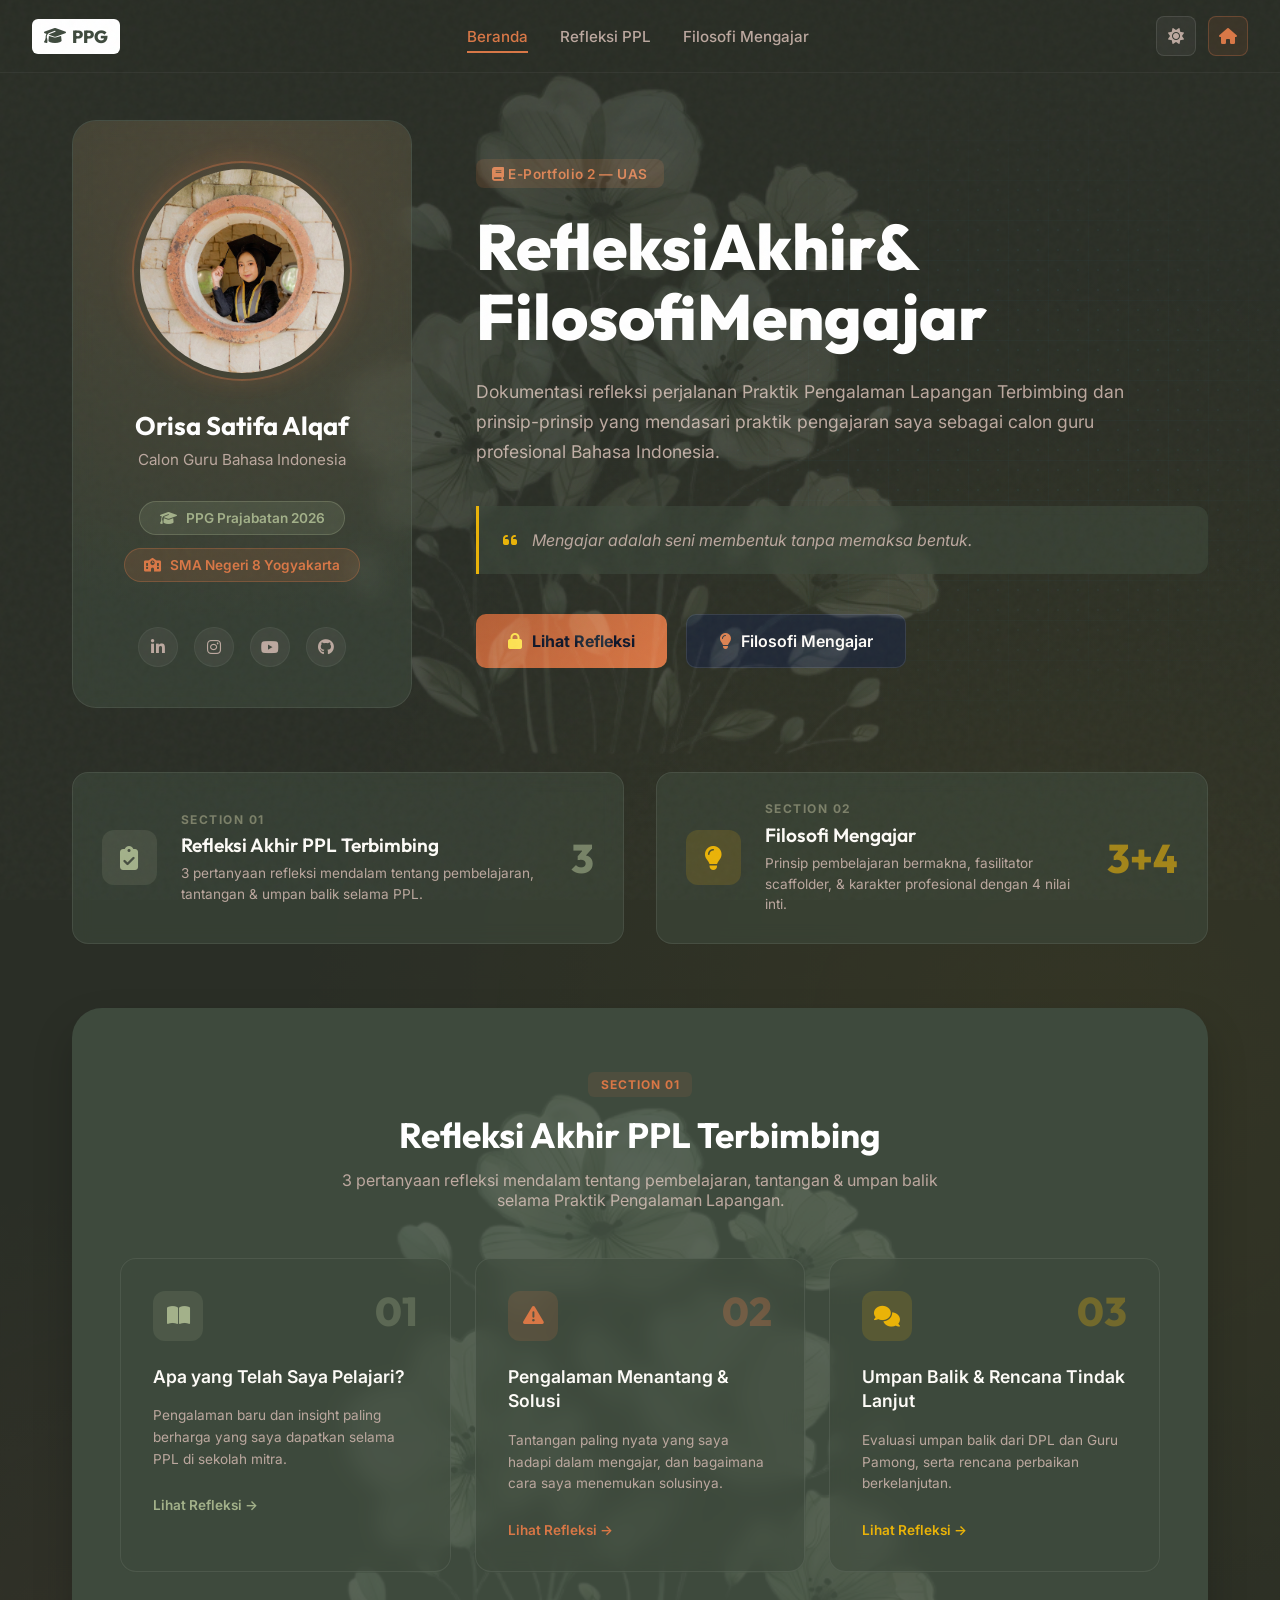
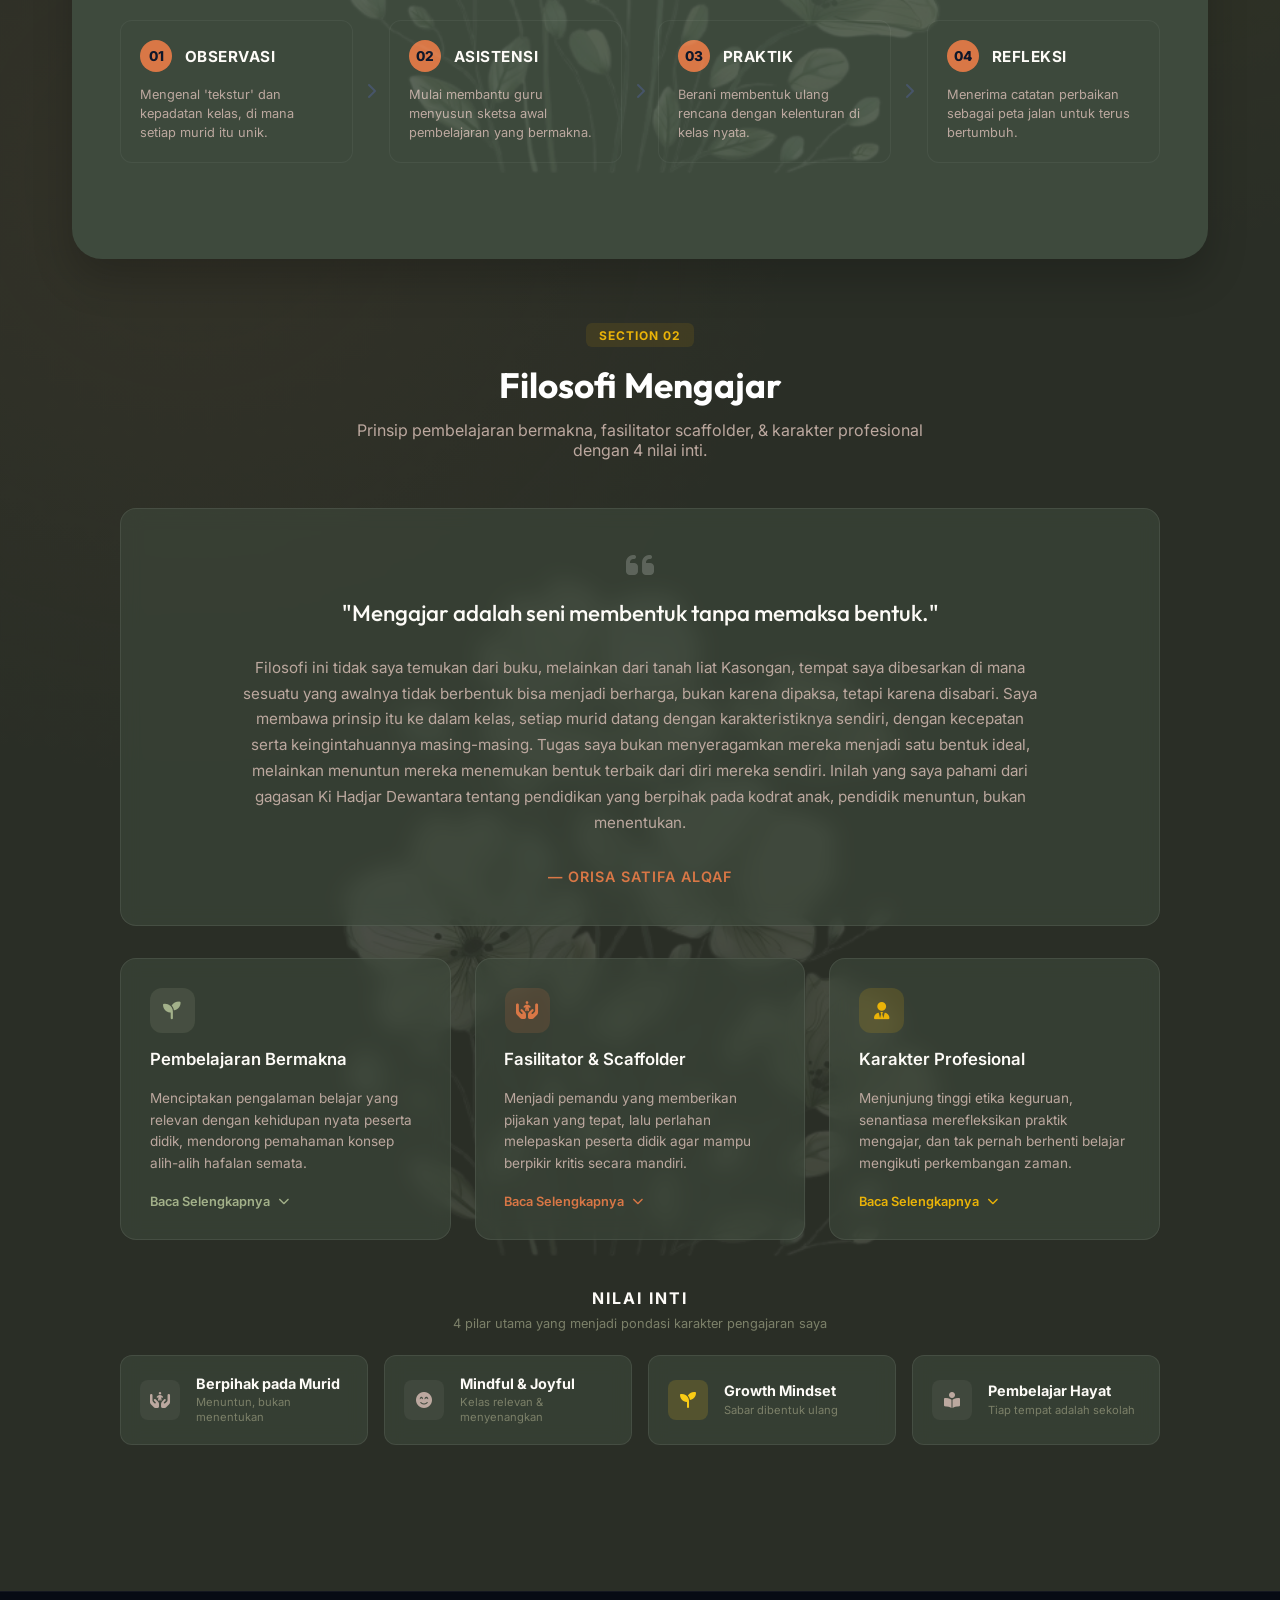
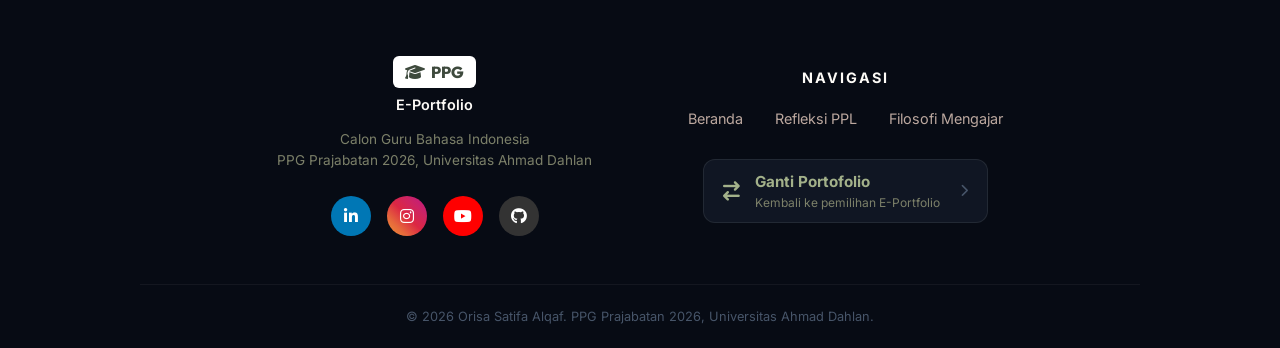
<file: portfolio2.html>
<!DOCTYPE html>
<html lang="id" data-theme="dark">
<head>
  <meta charset="UTF-8" />
  <meta name="viewport" content="width=device-width, initial-scale=1.0" />
  <title>E-Portfolio | Guru Profesional PPG</title>
  
  <!-- Favicon PPG -->
  <link rel="icon" href="LOGO WEB.jpg" type="image/jpeg" />
  
  <!-- JS -->
  <script src="main.js?v=2"></script>

  <!-- Fonts -->
  <link rel="preconnect" href="https://fonts.googleapis.com" />
  <link rel="preconnect" href="https://fonts.gstatic.com" crossorigin />
  <link href="https://fonts.googleapis.com/css2?family=Inter:wght@300;400;500;600;700;800&family=Outfit:wght@400;500;600;700;800&display=swap" rel="stylesheet" />
  
  <!-- Font Awesome -->
  <link rel="stylesheet" href="https://cdnjs.cloudflare.com/ajax/libs/font-awesome/6.5.1/css/all.min.css?v=2" />
  
  <style>
    * {
      box-sizing: border-box;
      margin: 0;
      padding: 0;
    }

    body {
      background-color: #2a2e26;
      background-image: 
        radial-gradient(circle at 15% 50%, rgba(217, 119, 70, 0.05), transparent 30%), 
        radial-gradient(circle at 85% 30%, rgba(234, 179, 8, 0.05), transparent 30%);
      color: #fdfbf7;
      font-family: 'Inter', sans-serif;
      min-height: 100vh;
      overflow-x: hidden;
    }

    /* Navbar */
    .p2-navbar {
      position: fixed;
      top: 0; left: 0; width: 100%;
      padding: 1rem 2rem;
      display: flex;
      justify-content: space-between;
      align-items: center;
      z-index: 1000;
      background: rgba(42, 46, 38, 0.8);
      backdrop-filter: blur(12px);
      border-bottom: 1px solid rgba(255, 255, 255, 0.05);
    }
    
    .p2-logo {
      background: #fff;
      padding: 6px 12px;
      border-radius: 6px;
      display: flex;
      align-items: center;
      gap: 6px;
      font-weight: 800;
      color: #3e4a3d;
      font-family: 'Outfit', sans-serif;
      font-size: 1.1rem;
    }

    .p2-nav-links {
      display: flex;
      gap: 2rem;
      list-style: none;
    }

    .p2-nav-links a {
      color: #bca89f;
      text-decoration: none;
      font-size: 0.95rem;
      font-weight: 500;
      transition: color 0.3s;
      padding-bottom: 5px;
      border-bottom: 2px solid transparent;
    }

    .p2-nav-links a:hover, .p2-nav-links a.active {
      color: #d97746;
    }

    .p2-nav-links a.active {
      border-bottom-color: #d97746;
    }

    .p2-nav-actions {
      display: flex;
      gap: 12px;
    }

    .p2-action-btn {
      background: rgba(255, 255, 255, 0.05);
      border: 1px solid rgba(255, 255, 255, 0.1);
      color: #bca89f;
      width: 40px;
      height: 40px;
      border-radius: 8px;
      display: flex;
      align-items: center;
      justify-content: center;
      cursor: pointer;
      transition: all 0.3s;
      text-decoration: none;
    }

    .p2-action-btn:hover {
      background: rgba(255, 255, 255, 0.1);
      color: #fff;
    }

    .p2-action-btn.active {
      background: rgba(217, 119, 70, 0.1);
      color: #d97746;
      border-color: rgba(217, 119, 70, 0.3);
    }
    
    .p2-action-btn.sun { color: #facc15; }
    .p2-action-btn.bolt { color: #ef4444; }

    /* Main Container */
    .p2-container {
      max-width: 1200px;
      margin: 120px auto 50px;
      padding: 0 2rem;
    }

    /* Hero Section */
    .p2-hero {
      display: flex;
      gap: 4rem;
      align-items: center;
      margin-bottom: 4rem;
      position: relative;
    }

    /* Background tech elements placeholder */
    .tech-bg {
      position: absolute;
      top: -100px;
      right: -200px;
      width: 800px;
      height: 800px;
      background-image: 
        radial-gradient(circle, rgba(56,189,248,0.1) 1px, transparent 1px),
        linear-gradient(rgba(56,189,248,0.05) 1px, transparent 1px),
        linear-gradient(90deg, rgba(56,189,248,0.05) 1px, transparent 1px);
      background-size: 20px 20px, 40px 40px, 40px 40px;
      opacity: 0.5;
      z-index: -1;
      border-radius: 50%;
      mask-image: radial-gradient(circle, black 30%, transparent 70%);
      -webkit-mask-image: radial-gradient(circle, black 30%, transparent 70%);
    }

    /* Left Card */
    .p2-profile-card {
      background: rgba(62, 74, 61, 0.6);
      border: 1px solid rgba(255, 255, 255, 0.08);
      border-radius: 24px;
      padding: 2.5rem 2rem;
      text-align: center;
      width: 340px;
      flex-shrink: 0;
      position: relative;
      overflow: hidden;
      backdrop-filter: blur(10px);
    }

    .p2-profile-card::before {
      content: '';
      position: absolute;
      top: -50%; left: -50%; width: 200%; height: 200%;
      background: radial-gradient(circle at 50% 30%, rgba(217, 119, 70, 0.15), transparent 50%);
      pointer-events: none;
    }

    .p2-profile-img {
      width: 220px;
      height: 220px;
      border-radius: 50%;
      object-fit: cover;
      object-position: center 45%;
      margin: 0 auto 1.5rem;
      border: 2px solid rgba(217, 119, 70, 0.4);
      padding: 6px;
      box-shadow: 0 0 25px rgba(217, 119, 70, 0.2);
      position: relative;
      z-index: 1;
    }

    .p2-profile-name {
      font-family: 'Outfit', sans-serif;
      font-size: 1.6rem;
      font-weight: 700;
      color: #fff;
      margin-bottom: 0.5rem;
      position: relative;
      z-index: 1;
    }

    .p2-profile-title {
      color: #bca89f;
      font-size: 0.95rem;
      margin-bottom: 2rem;
      position: relative;
      z-index: 1;
    }

    .p2-badge {
      display: inline-block;
      background: rgba(163, 177, 138, 0.15); /* Light olive transparent */
      color: #a3b18a; /* Light olive text */
      padding: 0.5rem 1.2rem;
      border-radius: 30px;
      font-size: 0.85rem;
      font-weight: 600;
      margin-bottom: 0.8rem;
      border: 1px solid rgba(163, 177, 138, 0.3);
      position: relative;
      z-index: 1;
    }

    .p2-badge.teal {
      background: rgba(217, 119, 70, 0.15); /* Terracotta transparent */
      color: #d97746; /* Terracotta text */
      border-color: rgba(217, 119, 70, 0.3);
    }

    .p2-badge i { margin-right: 6px; }

    .p2-socials {
      display: flex;
      justify-content: center;
      gap: 1rem;
      margin-top: 2rem;
      position: relative;
      z-index: 1;
    }

    .p2-social-btn {
      width: 40px;
      height: 40px;
      border-radius: 50%;
      background: rgba(255, 255, 255, 0.05);
      display: flex;
      align-items: center;
      justify-content: center;
      color: #bca89f;
      transition: all 0.3s;
      border: 1px solid rgba(255, 255, 255, 0.05);
      text-decoration: none;
    }

    .p2-social-btn:hover {
      background: rgba(217, 119, 70, 0.15);
      color: #d97746;
      border-color: rgba(217, 119, 70, 0.3);
      transform: translateY(-2px);
    }

    /* Right Content */
    .p2-content {
      flex: 1;
    }

    .p2-tag {
      display: inline-block;
      background: rgba(217, 119, 70, 0.15);
      color: #d97746;
      padding: 0.4rem 1rem;
      border-radius: 8px;
      font-size: 0.85rem;
      font-weight: 600;
      margin-bottom: 1.5rem;
      letter-spacing: 0.5px;
    }

    .p2-title {
      font-family: 'Outfit', sans-serif;
      font-size: 4rem;
      font-weight: 800;
      line-height: 1.1;
      color: #fff;
      margin-bottom: 1.5rem;
    }

    .p2-desc {
      color: #bca89f;
      font-size: 1.1rem;
      line-height: 1.7;
      margin-bottom: 2.5rem;
      max-width: 650px;
    }

    .p2-quote {
      background: rgba(62, 74, 61, 0.6);
      border-left: 3px solid #eab308;
      padding: 1.5rem;
      border-radius: 0 12px 12px 0;
      font-style: italic;
      color: #bca89f;
      margin-bottom: 2.5rem;
      font-size: 1rem;
      backdrop-filter: blur(5px);
    }

    .p2-actions {
      display: flex;
      gap: 1.2rem;
    }

    .p2-btn-primary {
      background: linear-gradient(135deg, #b45f36, #d97746);
      color: #0f172a;
      padding: 1rem 2rem;
      border-radius: 10px;
      font-weight: 700;
      font-size: 1rem;
      border: none;
      cursor: pointer;
      display: flex;
      align-items: center;
      gap: 10px;
      transition: transform 0.2s, box-shadow 0.2s;
    }

    .p2-btn-primary:hover {
      transform: translateY(-2px);
      box-shadow: 0 10px 25px rgba(217, 119, 70, 0.3);
    }

    .p2-btn-secondary {
      background: rgba(30, 41, 59, 0.8);
      color: #fdfbf7;
      padding: 1rem 2rem;
      border-radius: 10px;
      font-weight: 600;
      font-size: 1rem;
      border: 1px solid rgba(255, 255, 255, 0.1);
      cursor: pointer;
      display: flex;
      align-items: center;
      gap: 10px;
      transition: all 0.2s;
    }

    .p2-btn-secondary:hover {
      background: rgba(51, 65, 85, 0.9);
      border-color: rgba(255, 255, 255, 0.2);
    }

    /* Bottom Section */
    .p2-sections {
      display: flex;
      gap: 2rem;
      margin-bottom: 4rem;
    }

    .p2-section-card {
      flex: 1;
      background: rgba(62, 74, 61, 0.6);
      border: 1px solid rgba(255, 255, 255, 0.08);
      border-radius: 16px;
      padding: 1.8rem;
      display: flex;
      align-items: center;
      gap: 1.5rem;
      transition: transform 0.3s, border-color 0.3s, box-shadow 0.3s;
      cursor: pointer;
      backdrop-filter: blur(10px);
    }

    .p2-section-card:hover {
      transform: translateY(-5px);
      border-color: rgba(217, 119, 70, 0.3);
      box-shadow: 0 10px 30px rgba(0, 0, 0, 0.3);
    }

    .p2-icon-box {
      width: 55px;
      height: 55px;
      border-radius: 12px;
      display: flex;
      align-items: center;
      justify-content: center;
      font-size: 1.5rem;
      flex-shrink: 0;
    }

    .p2-icon-teal {
      background: rgba(163, 177, 138, 0.15);
      color: #a3b18a;
    }

    .p2-icon-purple {
      background: rgba(234, 179, 8, 0.15);
      color: #eab308;
    }

    .p2-section-info {
      flex: 1;
    }

    .p2-section-label {
      color: #7c8069;
      font-size: 0.75rem;
      font-weight: 700;
      letter-spacing: 1.5px;
      margin-bottom: 0.4rem;
    }

    .p2-section-title {
      color: #fdfbf7;
      font-size: 1.2rem;
      font-weight: 600;
      margin-bottom: 0.4rem;
      font-family: 'Outfit', sans-serif;
    }

    .p2-section-desc {
      color: #bca89f;
      font-size: 0.85rem;
      line-height: 1.5;
    }

    .p2-section-number {
      font-size: 2.5rem;
      font-weight: 800;
      opacity: 0.6;
      font-family: 'Outfit', sans-serif;
    }

    .p2-num-teal { color: #a3b18a; }
    .p2-num-purple { color: #eab308; }

    .p2-quote-card {
      background: rgba(62, 74, 61, 0.6);
      border: 1px solid rgba(255, 255, 255, 0.08);
      border-radius: 16px;
      padding: 2.5rem 3rem;
      text-align: center;
      margin-bottom: 2rem;
      backdrop-filter: blur(10px);
    }

    .p2-quote-card i {
      font-size: 2rem;
      color: rgba(255, 255, 255, 0.2);
      margin-bottom: 1rem;
    }

    .p2-quote-card p {
      font-family: 'Outfit', sans-serif;
      font-size: 1.4rem;
      font-weight: 500;
      color: #fdfbf7;
      line-height: 1.5;
    }

    .p2-nilai-inti-header {
      text-align: center;
      margin: 3rem 0 1.5rem;
    }

    .p2-nilai-inti-header h4 {
      color: #fdfbf7;
      font-size: 1rem;
      letter-spacing: 2px;
      font-weight: 700;
      margin-bottom: 0.5rem;
    }

    .p2-nilai-inti-header p {
      color: #7c8069;
      font-size: 0.8rem;
    }

    .p2-detail-section {
      padding: 4rem 3rem 6rem 3rem;
      position: relative;
      border-radius: 30px;
      margin-bottom: 2rem;
      overflow: hidden; /* For watermarks */
    }
    
    /* Watermarks for portfolio2 */
    .p2-detail-section::before,
    .p2-hero::before {
      content: "";
      position: absolute;
      background-size: contain;
      background-position: center;
      background-repeat: no-repeat;
      opacity: 0.15; /* Increased opacity */
      pointer-events: none;
      z-index: 0;
      mix-blend-mode: screen; /* Best for dark mode */
    }

    .p2-detail-section::before,
    .p2-hero::before {
      top: 50%; left: 50%;
      width: 80vw; height: 80vh;
      min-width: 600px; min-height: 600px;
      background-image: url('ORNAMEN BUNGA.png');
      transform: translate(-50%, -50%);
    }

    /* Paper noise overlay */
    body::after {
      content: "";
      position: fixed;
      top: 0; left: 0; width: 100vw; height: 100vh;
      pointer-events: none;
      z-index: 9999;
      opacity: 0.03; /* Subtle grain */
      background-image: url("data:image/svg+xml,%3Csvg viewBox='0 0 200 200' xmlns='http://www.w3.org/2000/svg'%3E%3Cfilter id='noiseFilter'%3E%3CfeTurbulence type='fractalNoise' baseFrequency='0.65' numOctaves='3' stitchTiles='stitch'/%3E%3C/filter%3E%3Crect width='100%25' height='100%25' filter='url(%23noiseFilter)'/%3E%3C/svg%3E");
    }

    #refleksi-ppl {
      background-color: #3e4a3d;
      box-shadow: 0 20px 40px rgba(0,0,0,0.2);
    }

    .p2-section-header {
      text-align: center;
      margin-bottom: 3rem;
    }

    .p2-tag-small {
      display: inline-block;
      background: rgba(217, 119, 70, 0.1);
      color: #d97746;
      padding: 0.3rem 0.8rem;
      border-radius: 6px;
      font-size: 0.75rem;
      font-weight: 700;
      letter-spacing: 1px;
      margin-bottom: 1rem;
    }

    .p2-section-header h2 {
      font-family: 'Outfit', sans-serif;
      font-size: 2.2rem;
      color: #fff;
      margin-bottom: 0.8rem;
    }

    .p2-section-header p {
      color: #bca89f;
      font-size: 1rem;
      max-width: 600px;
      margin: 0 auto;
    }

    .p2-cards-grid-3 {
      display: grid;
      grid-template-columns: repeat(3, 1fr);
      gap: 1.5rem;
      margin-bottom: 1.5rem;
    }

    .p2-detail-card {
      background: rgba(62, 74, 61, 0.6);
      border: 1px solid rgba(255, 255, 255, 0.08);
      border-radius: 16px;
      padding: 2rem;
      backdrop-filter: blur(10px);
      transition: transform 0.3s, border-color 0.3s;
    }

    .p2-detail-card:hover {
      transform: translateY(-5px);
      border-color: rgba(217, 119, 70, 0.3);
    }

    .p2-card-top {
      display: flex;
      justify-content: space-between;
      align-items: flex-start;
      margin-bottom: 1.5rem;
    }

    .p2-card-icon {
      width: 50px;
      height: 50px;
      border-radius: 12px;
      display: flex;
      align-items: center;
      justify-content: center;
      font-size: 1.3rem;
    }

    .teal-bg { background: rgba(163, 177, 138, 0.15); color: #a3b18a; }
    .teal-text { color: #a3b18a; }
    
    .blue-bg { background: rgba(217, 119, 70, 0.15); color: #d97746; }
    .blue-text { color: #d97746; }

    .purple-bg { background: rgba(234, 179, 8, 0.15); color: #eab308; }
    .purple-text { color: #eab308; }

    .p2-card-number {
      font-family: 'Outfit', sans-serif;
      font-size: 2.5rem;
      font-weight: 800;
      opacity: 0.3;
      line-height: 1;
    }

    .p2-card-title {
      color: #fdfbf7;
      font-size: 1.1rem;
      font-weight: 600;
      margin-bottom: 1rem;
      line-height: 1.4;
    }

    .p2-card-desc {
      color: #bca89f;
      font-size: 0.85rem;
      line-height: 1.6;
      margin-bottom: 1.5rem;
    }

    .p2-card-link {
      font-size: 0.85rem;
      font-weight: 600;
      text-decoration: none;
      display: inline-flex;
      align-items: center;
      gap: 5px;
      transition: opacity 0.3s;
    }
    .p2-card-link:hover { opacity: 0.8; }

    .p2-cards-grid-4 {
      display: grid;
      grid-template-columns: repeat(4, 1fr);
      gap: 1rem;
    }

    .p2-mini-card {
      background: rgba(62, 74, 61, 0.6);
      border: 1px solid rgba(255, 255, 255, 0.08);
      border-radius: 12px;
      padding: 1.2rem;
      display: flex;
      align-items: center;
      gap: 1rem;
      backdrop-filter: blur(10px);
    }

    .p2-mini-icon {
      width: 40px;
      height: 40px;
      border-radius: 8px;
      background: rgba(255, 255, 255, 0.05);
      color: #bca89f;
      display: flex;
      align-items: center;
      justify-content: center;
      font-size: 1rem;
      flex-shrink: 0;
    }

    .p2-mini-text h4 {
      color: #fdfbf7;
      font-size: 0.85rem;
      margin-bottom: 0.2rem;
    }

    .p2-mini-text p {
      color: #7c8069;
      font-size: 0.7rem;
      line-height: 1.3;
    }

    /* Modal Styles */
    .p2-modal-overlay {
      position: fixed;
      top: 0; left: 0; right: 0; bottom: 0;
      background: rgba(0, 0, 0, 0.75);
      backdrop-filter: blur(5px);
      display: flex;
      justify-content: center;
      align-items: center;
      z-index: 1000;
      opacity: 0;
      pointer-events: none;
      transition: opacity 0.3s ease;
    }
    .p2-modal-overlay.active {
      opacity: 1;
      pointer-events: auto;
    }
    .p2-modal-content {
      background: #0f172a;
      border: 1px solid rgba(255, 255, 255, 0.1);
      border-radius: 16px;
      width: 90%;
      max-width: 650px;
      padding: 2.5rem;
      position: relative;
      transform: translateY(20px) scale(0.95);
      transition: all 0.3s ease;
      max-height: 90vh;
      overflow-y: auto;
      box-shadow: 0 25px 50px -12px rgba(0, 0, 0, 0.5);
    }
    .p2-modal-overlay.active .p2-modal-content {
      transform: translateY(0) scale(1);
    }
    .p2-modal-close {
      position: absolute;
      top: 1.5rem;
      right: 1.5rem;
      background: rgba(255, 255, 255, 0.05);
      border: 1px solid rgba(255, 255, 255, 0.1);
      color: #bca89f;
      width: 32px;
      height: 32px;
      border-radius: 50%;
      display: flex;
      justify-content: center;
      align-items: center;
      cursor: pointer;
      transition: all 0.2s;
    }
    .p2-modal-close:hover {
      background: #ef4444;
      color: #fff;
      border-color: #ef4444;
    }
    .p2-modal-header {
      display: flex;
      align-items: center;
      gap: 1rem;
      margin-bottom: 1.5rem;
      padding-bottom: 1.5rem;
      border-bottom: 1px solid rgba(255, 255, 255, 0.05);
    }
    .p2-modal-icon {
      width: 48px;
      height: 48px;
      border-radius: 12px;
      display: flex;
      justify-content: center;
      align-items: center;
      font-size: 1.2rem;
      flex-shrink: 0;
    }
    .p2-modal-title h3 {
      color: #fdfbf7;
      font-size: 1.1rem;
      margin-top: 0.3rem;
      line-height: 1.4;
    }
    .p2-modal-title p {
      color: #a3b18a;
      font-size: 0.75rem;
      font-weight: 700;
      letter-spacing: 1px;
    }
    .p2-modal-body p.p2-modal-intro {
      color: #bca89f;
      font-size: 0.95rem;
      line-height: 1.6;
      margin-bottom: 1.5rem;
    }
    .p2-modal-list {
      display: flex;
      flex-direction: column;
      gap: 1.2rem;
    }
    .p2-modal-item {
      display: flex;
      gap: 1rem;
    }
    .p2-modal-item-number.teal { background: rgba(163, 177, 138, 0.15); color: #a3b18a; }
    .p2-modal-item-number.blue { background: rgba(217, 119, 70, 0.15); color: #d97746; }
    .p2-modal-item-number.yellow { background: rgba(250, 204, 21, 0.15); color: #facc15; }
    
    .p2-modal-item-number {
      width: 30px;
      height: 30px;
      border-radius: 50%;
      display: flex;
      justify-content: center;
      align-items: center;
      font-weight: 700;
      font-size: 0.9rem;
      flex-shrink: 0;
      margin-top: 2px;
    }
    .p2-modal-item-text h4 {
      color: #fdfbf7;
      font-size: 0.95rem;
      margin-bottom: 0.4rem;
    }
    .p2-modal-item-text p {
      color: #bca89f;
      font-size: 0.85rem;
      line-height: 1.6;
      margin-bottom: 0;
    }

    /* Challenge Cards inside Modal */
    .p2-challenge-card {
      background: rgba(62, 74, 61, 0.6);
      border: 1px solid rgba(255, 255, 255, 0.05);
      border-radius: 12px;
      padding: 1.5rem;
      margin-bottom: 1.2rem;
    }
    .p2-challenge-header {
      display: flex;
      align-items: center;
      gap: 0.8rem;
      margin-bottom: 0.8rem;
    }
    .p2-tag-red {
      background: rgba(239, 68, 68, 0.15);
      color: #f87171;
      padding: 0.3rem 0.6rem;
      border-radius: 6px;
      font-size: 0.7rem;
      font-weight: 700;
      letter-spacing: 0.5px;
      display: inline-flex;
      align-items: center;
      gap: 5px;
    }
    .p2-challenge-header h4 {
      color: #fdfbf7;
      font-size: 1rem;
      margin: 0;
    }
    .p2-challenge-card > p {
      color: #bca89f;
      font-size: 0.9rem;
      line-height: 1.5;
      margin-bottom: 1rem;
    }
    .p2-solution-box {
      background: rgba(163, 177, 138, 0.08);
      border-left: 3px solid #a3b18a;
      border-radius: 4px 8px 8px 4px;
      padding: 1rem;
    }
    .p2-solution-box h5 {
      color: #a3b18a;
      font-size: 0.85rem;
      margin-bottom: 0.4rem;
      display: flex;
      align-items: center;
      gap: 5px;
    }
    .p2-solution-box p {
      color: #fdfbf7;
      font-size: 0.85rem;
      line-height: 1.5;
      margin: 0;
    }

    /* Timeline Cards */
    .p2-timeline-cards {
      display: flex;
      align-items: center;
      justify-content: space-between;
      gap: 0.8rem;
      margin-top: 3rem;
    }
    .p2-timeline-card {
      background: rgba(62, 74, 61, 0.4);
      border: 1px solid rgba(255, 255, 255, 0.05);
      border-radius: 12px;
      padding: 1.2rem;
      flex: 1;
    }
    .p2-timeline-header {
      display: flex;
      align-items: center;
      gap: 0.8rem;
      margin-bottom: 0.8rem;
    }
    .p2-timeline-icon {
      width: 32px;
      height: 32px;
      background: #d97746;
      color: #0f172a;
      border-radius: 50%;
      display: flex;
      justify-content: center;
      align-items: center;
      font-weight: 800;
      font-size: 0.85rem;
      flex-shrink: 0;
    }
    .p2-timeline-header h4 {
      color: #fdfbf7;
      font-size: 0.95rem;
      margin: 0;
      text-transform: uppercase;
      letter-spacing: 0.5px;
    }
    .p2-timeline-text p {
      color: #bca89f;
      font-size: 0.8rem;
      line-height: 1.5;
      margin: 0;
    }
    .p2-timeline-arrow {
      color: #475569;
      font-size: 1rem;
      flex-shrink: 0;
    }

    @media (max-width: 900px) {
      .p2-timeline-cards {
        flex-direction: column;
        align-items: stretch;
      }
      .p2-timeline-arrow {
        text-align: center;
        transform: rotate(90deg);
        margin: 0.5rem 0;
      }
    }

    /* Feedback Cards inside Modal */
    .p2-feedback-card {
      background: rgba(62, 74, 61, 0.5);
      border: 1px solid rgba(255, 255, 255, 0.05);
      border-radius: 12px;
      padding: 1.5rem;
      margin-bottom: 1.2rem;
    }
    .p2-feedback-header {
      margin-bottom: 1rem;
    }
    .p2-tag-purple {
      background: rgba(234, 179, 8, 0.15);
      color: #c084fc;
      padding: 0.35rem 0.8rem;
      border-radius: 20px;
      font-size: 0.7rem;
      font-weight: 700;
      letter-spacing: 0.5px;
      display: inline-flex;
      align-items: center;
      gap: 6px;
    }
    .p2-feedback-quote {
      border-left: 2px solid #eab308;
      padding-left: 1rem;
      margin-bottom: 1.2rem;
    }
    .p2-feedback-quote p {
      color: #fdfbf7;
      font-size: 0.95rem;
      font-style: italic;
      margin: 0;
      line-height: 1.5;
    }
    .p2-feedback-action {
      background: rgba(163, 177, 138, 0.05);
      border-radius: 8px;
      padding: 1rem;
      display: flex;
      flex-direction: column;
      gap: 0.6rem;
    }
    .p2-action-label {
      color: #a3b18a;
      font-weight: 700;
      font-size: 0.85rem;
      white-space: nowrap;
      display: flex;
      align-items: center;
      gap: 6px;
    }
    .p2-action-text {
      color: #bca89f;
      font-size: 0.85rem;
      line-height: 1.5;
    }

    .p2-footer {
      background: #070b14;
      border-top: 1px solid rgba(255, 255, 255, 0.05);
      padding: 4rem 2rem 1.5rem;
      margin-top: 2rem;
    }

    .p2-footer-content {
      max-width: 1000px;
      margin: 0 auto;
      display: flex;
      justify-content: center;
      align-items: center;
      flex-wrap: wrap;
      gap: 6rem;
      margin-bottom: 3rem;
    }

    .p2-footer-left {
      text-align: center;
      min-width: 300px;
    }

    .p2-footer-right {
      text-align: center;
      min-width: 300px;
      display: flex;
      flex-direction: column;
      align-items: center;
    }

    .p2-btn-ganti {
      display: flex;
      align-items: center;
      background: rgba(30, 41, 59, 0.4);
      border: 1px solid rgba(255, 255, 255, 0.08);
      border-radius: 12px;
      padding: 0.8rem 1.2rem;
      text-decoration: none;
      transition: all 0.3s;
    }
    .p2-btn-ganti:hover {
      background: rgba(30, 41, 59, 0.8);
      border-color: rgba(217, 119, 70, 0.3);
      transform: translateY(-2px);
    }
    .p2-btn-ganti-icon {
      color: #a3b18a;
      margin-right: 15px;
      font-size: 1.2rem;
    }
    .p2-btn-ganti-text {
      text-align: left;
    }
    .p2-btn-ganti-text strong {
      display: block;
      color: #a3b18a;
      font-size: 0.95rem;
      margin-bottom: 0.2rem;
    }
    .p2-btn-ganti-text span {
      display: block;
      color: #7c8069;
      font-size: 0.75rem;
    }

    .p2-footer-bottom {
      text-align: center;
      color: #475569;
      font-size: 0.8rem;
      border-top: 1px solid rgba(255, 255, 255, 0.05);
      padding-top: 1.5rem;
      max-width: 1000px;
      margin: 0 auto;
    }

    @media (max-width: 900px) {
      .p2-hero {
        flex-direction: column;
        text-align: center;
      }
      .p2-actions {
        justify-content: center;
      }
      .p2-sections {
        flex-direction: column;
      }
      .p2-quote {
        border-left: none;
        border-top: 3px solid #eab308;
        border-radius: 0 0 12px 12px;
      }
      .p2-cards-grid-3 { grid-template-columns: 1fr; }
      .p2-cards-grid-4 { grid-template-columns: repeat(2, 1fr); }
    }
    @media (max-width: 500px) {
      .p2-cards-grid-4 { grid-template-columns: 1fr; }
    }
    
    /* Light Mode Implementation */
    html[data-theme="light"] {
      filter: invert(1) hue-rotate(180deg);
      background-color: #f4f4f4; /* prevent edge artifacts */
    }
    html[data-theme="light"] img,
    html[data-theme="light"] iframe,
    html[data-theme="light"] video,
    html[data-theme="light"] .p2-logo {
      filter: invert(1) hue-rotate(180deg);
    }
  </style>
</head>
<body>

  <!-- Navigation -->
  <nav class="p2-navbar">
    <div class="p2-logo">
      <i class="fa-solid fa-graduation-cap"></i> PPG
    </div>
    <ul class="p2-nav-links">
      <li><a href="#beranda" class="active">Beranda</a></li>
      <li><a href="#refleksi-ppl">Refleksi PPL</a></li>
      <li><a href="#filosofi-mengajar">Filosofi Mengajar</a></li>
    </ul>
    <div class="p2-nav-actions">
      <a href="#" class="p2-action-btn theme-toggle" id="themeToggleP2"><i class="fa-solid fa-sun theme-icon"></i></a>
      <a href="index.html" class="p2-action-btn active"><i class="fa-solid fa-house"></i></a>
    </div>
  </nav>

  <!-- Main Content -->
  <div class="p2-container">
    
    <div class="p2-hero" id="beranda">
      <div class="tech-bg"></div>

      <!-- Left Profile Card -->
      <div class="p2-profile-card">
        <!-- Using foto-profil.jpg as it exists in the folder, or a fallback -->
        <img src="foto-profil.jpg" alt="Orisa Satifa Alqaf" class="p2-profile-img" onerror="this.src='https://images.unsplash.com/photo-1507003211169-0a1dd7228f2d?ixlib=rb-4.0.3&auto=format&fit=crop&w=400&q=80'">
        <h2 class="p2-profile-name">Orisa Satifa Alqaf</h2>
        <p class="p2-profile-title">Calon Guru Bahasa Indonesia</p>
        
        <div><span class="p2-badge"><i class="fa-solid fa-graduation-cap"></i> PPG Prajabatan 2026</span></div>
        <div><span class="p2-badge teal"><i class="fa-solid fa-school"></i> SMA Negeri 8 Yogyakarta</span></div>

        <div class="p2-socials">
          <a href="#" class="p2-social-btn"><i class="fab fa-linkedin-in"></i></a>
          <a href="#" class="p2-social-btn"><i class="fab fa-instagram"></i></a>
          <a href="#" class="p2-social-btn"><i class="fab fa-youtube"></i></a>
          <a href="#" class="p2-social-btn"><i class="fab fa-github"></i></a>
        </div>
      </div>

      <!-- Right Content -->
      <div class="p2-content">
        <span class="p2-tag"><i class="fa-solid fa-book"></i> E-Portfolio 2 — UAS</span>
        <h1 class="p2-title">RefleksiAkhir&<br>FilosofiMengajar</h1>
        <p class="p2-desc">
          Dokumentasi refleksi perjalanan Praktik Pengalaman Lapangan Terbimbing dan prinsip-prinsip yang mendasari praktik pengajaran saya sebagai calon guru profesional Bahasa Indonesia.
        </p>

        <div class="p2-quote">
          <i class="fa-solid fa-quote-left" style="color: #eab308; margin-right: 10px;"></i>
          Mengajar adalah seni membentuk tanpa memaksa bentuk.
        </div>

        <div class="p2-actions">
          <a href="#refleksi-ppl" class="p2-btn-primary" style="text-decoration: none;">
            <i class="fa-solid fa-lock" style="color: #fde047;"></i> Lihat Refleksi
          </a>
          <a href="#filosofi-mengajar" class="p2-btn-secondary" style="text-decoration: none;">
            <i class="fa-solid fa-lightbulb" style="color: #d97746;"></i> Filosofi Mengajar
          </a>
        </div>
      </div>
    </div>

    <!-- Bottom Sections -->
    <div class="p2-sections">
      
      <!-- Section 1 -->
      <a href="#refleksi-ppl" class="p2-section-card" style="text-decoration: none;">
        <div class="p2-icon-box p2-icon-teal">
          <i class="fa-solid fa-clipboard-check"></i>
        </div>
        <div class="p2-section-info">
          <div class="p2-section-label">SECTION 01</div>
          <div class="p2-section-title">Refleksi Akhir PPL Terbimbing</div>
          <div class="p2-section-desc">3 pertanyaan refleksi mendalam tentang pembelajaran, tantangan & umpan balik selama PPL.</div>
        </div>
        <div class="p2-section-number p2-num-teal">3</div>
      </a>

      <!-- Section 2 -->
      <a href="#filosofi-mengajar" class="p2-section-card" style="text-decoration: none;">
        <div class="p2-icon-box p2-icon-purple">
          <i class="fa-solid fa-lightbulb"></i>
        </div>
        <div class="p2-section-info">
          <div class="p2-section-label">SECTION 02</div>
          <div class="p2-section-title">Filosofi Mengajar</div>
          <div class="p2-section-desc">Prinsip pembelajaran bermakna, fasilitator scaffolder, & karakter profesional dengan 4 nilai inti.</div>
        </div>
        <div class="p2-section-number p2-num-purple">3+4</div>
      </a>

    </div>

    <!-- Section: Refleksi PPL -->
    <section id="refleksi-ppl" class="p2-detail-section">
      <div class="p2-section-header">
        <span class="p2-tag-small">SECTION 01</span>
        <h2>Refleksi Akhir PPL Terbimbing</h2>
        <p>3 pertanyaan refleksi mendalam tentang pembelajaran, tantangan & umpan balik selama Praktik Pengalaman Lapangan.</p>
      </div>

      <div class="p2-cards-grid-3">
        <!-- Card 1 -->
        <div class="p2-detail-card">
          <div class="p2-card-top">
            <div class="p2-card-icon teal-bg"><i class="fa-solid fa-book-open"></i></div>
            <div class="p2-card-number teal-text">01</div>
          </div>
          <h3 class="p2-card-title">Apa yang Telah Saya Pelajari?</h3>
          <p class="p2-card-desc">Pengalaman baru dan insight paling berharga yang saya dapatkan selama PPL di sekolah mitra.</p>
          <a href="#" class="p2-card-link teal-text" onclick="openModal(event, 'modal-refleksi-1')">Lihat Refleksi &rarr;</a>
        </div>
        <!-- Card 2 -->
        <div class="p2-detail-card">
          <div class="p2-card-top">
            <div class="p2-card-icon blue-bg"><i class="fa-solid fa-triangle-exclamation"></i></div>
            <div class="p2-card-number blue-text">02</div>
          </div>
          <h3 class="p2-card-title">Pengalaman Menantang & Solusi</h3>
          <p class="p2-card-desc">Tantangan paling nyata yang saya hadapi dalam mengajar, dan bagaimana cara saya menemukan solusinya.</p>
          <a href="#" class="p2-card-link blue-text" onclick="openModal(event, 'modal-refleksi-2')">Lihat Refleksi &rarr;</a>
        </div>
        <!-- Card 3 -->
        <div class="p2-detail-card">
          <div class="p2-card-top">
            <div class="p2-card-icon purple-bg"><i class="fa-solid fa-comments"></i></div>
            <div class="p2-card-number purple-text">03</div>
          </div>
          <h3 class="p2-card-title">Umpan Balik & Rencana Tindak Lanjut</h3>
          <p class="p2-card-desc">Evaluasi umpan balik dari DPL dan Guru Pamong, serta rencana perbaikan berkelanjutan.</p>
          <a href="#" class="p2-card-link purple-text" onclick="openModal(event, 'modal-refleksi-3')">Lihat Refleksi &rarr;</a>
        </div>
      </div>

      <!-- Timeline Cards -->
      <div class="p2-timeline-cards">
        <div class="p2-timeline-card">
          <div class="p2-timeline-header">
            <div class="p2-timeline-icon">01</div>
            <h4>Observasi</h4>
          </div>
          <div class="p2-timeline-text">
            <p>Mengenal 'tekstur' dan kepadatan kelas, di mana setiap murid itu unik.</p>
          </div>
        </div>
        
        <div class="p2-timeline-arrow"><i class="fa-solid fa-chevron-right"></i></div>
        
        <div class="p2-timeline-card">
          <div class="p2-timeline-header">
            <div class="p2-timeline-icon">02</div>
            <h4>Asistensi</h4>
          </div>
          <div class="p2-timeline-text">
            <p>Mulai membantu guru menyusun sketsa awal pembelajaran yang bermakna.</p>
          </div>
        </div>
        
        <div class="p2-timeline-arrow"><i class="fa-solid fa-chevron-right"></i></div>
        
        <div class="p2-timeline-card">
          <div class="p2-timeline-header">
            <div class="p2-timeline-icon">03</div>
            <h4>Praktik</h4>
          </div>
          <div class="p2-timeline-text">
            <p>Berani membentuk ulang rencana dengan kelenturan di kelas nyata.</p>
          </div>
        </div>
        
        <div class="p2-timeline-arrow"><i class="fa-solid fa-chevron-right"></i></div>
        
        <div class="p2-timeline-card">
          <div class="p2-timeline-header">
            <div class="p2-timeline-icon">04</div>
            <h4>Refleksi</h4>
          </div>
          <div class="p2-timeline-text">
            <p>Menerima catatan perbaikan sebagai peta jalan untuk terus bertumbuh.</p>
          </div>
        </div>
      </div>
    </section>

    <!-- Section: Filosofi Mengajar -->
    <section id="filosofi-mengajar" class="p2-detail-section" style="padding-top: 2rem;">
      <div class="p2-section-header">
        <span class="p2-tag-small" style="color: #eab308; background: rgba(234, 179, 8, 0.1);">SECTION 02</span>
        <h2>Filosofi Mengajar</h2>
        <p>Prinsip pembelajaran bermakna, fasilitator scaffolder, & karakter profesional dengan 4 nilai inti.</p>
      </div>

      <div class="p2-quote-card">
        <i class="fa-solid fa-quote-left"></i>
        <p>"Mengajar adalah seni membentuk tanpa memaksa bentuk."</p>
        <div style="font-size: 0.95rem; color: #bca89f; font-weight: 400; line-height: 1.7; margin-top: 1.5rem; max-width: 800px; margin-left: auto; margin-right: auto;">
          Filosofi ini tidak saya temukan dari buku, melainkan dari tanah liat Kasongan, tempat saya dibesarkan di mana sesuatu yang awalnya tidak berbentuk bisa menjadi berharga, bukan karena dipaksa, tetapi karena disabari. Saya membawa prinsip itu ke dalam kelas, setiap murid datang dengan karakteristiknya sendiri, dengan kecepatan serta keingintahuannya masing-masing. Tugas saya bukan menyeragamkan mereka menjadi satu bentuk ideal, melainkan menuntun mereka menemukan bentuk terbaik dari diri mereka sendiri. Inilah yang saya pahami dari gagasan Ki Hadjar Dewantara tentang pendidikan yang berpihak pada kodrat anak, pendidik menuntun, bukan menentukan.
        </div>
        <div style="margin-top: 2rem; font-weight: 600; color: #d97746; font-size: 0.9rem; letter-spacing: 1px;">
          — ORISA SATIFA ALQAF
        </div>
      </div>

      <div class="p2-cards-grid-3">
        <!-- Card 1 -->
        <div class="p2-detail-card" style="padding: 1.8rem;">
          <div class="p2-card-icon teal-bg" style="width:45px;height:45px;font-size:1.1rem;margin-bottom:1rem;"><i class="fa-solid fa-seedling"></i></div>
          <h3 class="p2-card-title" style="font-size: 1.05rem;">Pembelajaran Bermakna</h3>
          <p class="p2-card-desc" style="font-size: 0.85rem; margin-bottom: 0;">Menciptakan pengalaman belajar yang relevan dengan kehidupan nyata peserta didik, mendorong pemahaman konsep alih-alih hafalan semata.</p>
          <a href="#" class="p2-card-link teal-text" onclick="openModal(event, 'modal-filosofi-1')" style="font-size: 0.8rem; margin-top: 1.2rem;">Baca Selengkapnya <i class="fa-solid fa-chevron-down" style="font-size: 0.7rem; margin-left: 3px;"></i></a>
        </div>
        <!-- Card 2 -->
        <div class="p2-detail-card" style="padding: 1.8rem;">
          <div class="p2-card-icon blue-bg" style="width:45px;height:45px;font-size:1.1rem;margin-bottom:1rem;"><i class="fa-solid fa-hands-holding-child"></i></div>
          <h3 class="p2-card-title" style="font-size: 1.05rem;">Fasilitator & Scaffolder</h3>
          <p class="p2-card-desc" style="font-size: 0.85rem; margin-bottom: 0;">Menjadi pemandu yang memberikan pijakan yang tepat, lalu perlahan melepaskan peserta didik agar mampu berpikir kritis secara mandiri.</p>
          <a href="#" class="p2-card-link blue-text" onclick="openModal(event, 'modal-filosofi-2')" style="font-size: 0.8rem; margin-top: 1.2rem;">Baca Selengkapnya <i class="fa-solid fa-chevron-down" style="font-size: 0.7rem; margin-left: 3px;"></i></a>
        </div>
        <!-- Card 3 -->
        <div class="p2-detail-card" style="padding: 1.8rem;">
          <div class="p2-card-icon purple-bg" style="width:45px;height:45px;font-size:1.1rem;margin-bottom:1rem;"><i class="fa-solid fa-user-tie"></i></div>
          <h3 class="p2-card-title" style="font-size: 1.05rem;">Karakter Profesional</h3>
          <p class="p2-card-desc" style="font-size: 0.85rem; margin-bottom: 0;">Menjunjung tinggi etika keguruan, senantiasa merefleksikan praktik mengajar, dan tak pernah berhenti belajar mengikuti perkembangan zaman.</p>
          <a href="#" class="p2-card-link purple-text" onclick="openModal(event, 'modal-filosofi-3')" style="font-size: 0.8rem; margin-top: 1.2rem;">Baca Selengkapnya <i class="fa-solid fa-chevron-down" style="font-size: 0.7rem; margin-left: 3px;"></i></a>
        </div>
      </div>

      <div class="p2-nilai-inti-header">
        <h4>NILAI INTI</h4>
        <p>4 pilar utama yang menjadi pondasi karakter pengajaran saya</p>
      </div>

      <div class="p2-cards-grid-4">
        <!-- Bottom mini cards -->
        <div class="p2-mini-card">
          <div class="p2-mini-icon blue-bg"><i class="fa-solid fa-hands-holding-child"></i></div>
          <div class="p2-mini-text">
            <h4 style="font-size:0.9rem;">Berpihak pada Murid</h4>
            <p>Menuntun, bukan menentukan</p>
          </div>
        </div>
        <div class="p2-mini-card">
          <div class="p2-mini-icon teal-bg"><i class="fa-solid fa-face-smile-beam"></i></div>
          <div class="p2-mini-text">
            <h4 style="font-size:0.9rem;">Mindful & Joyful</h4>
            <p>Kelas relevan & menyenangkan</p>
          </div>
        </div>
        <div class="p2-mini-card">
          <div class="p2-mini-icon" style="background: rgba(250, 204, 21, 0.15); color: #facc15;"><i class="fa-solid fa-seedling"></i></div>
          <div class="p2-mini-text">
            <h4 style="font-size:0.9rem;">Growth Mindset</h4>
            <p>Sabar dibentuk ulang</p>
          </div>
        </div>
        <div class="p2-mini-card">
          <div class="p2-mini-icon purple-bg"><i class="fa-solid fa-book-open-reader"></i></div>
          <div class="p2-mini-text">
            <h4 style="font-size:0.9rem;">Pembelajar Hayat</h4>
            <p>Tiap tempat adalah sekolah</p>
          </div>
        </div>
      </div>
    </section>

  </div>

  <footer class="p2-footer">
    <div class="p2-footer-content">
      <div class="p2-footer-left">
        <div style="margin-bottom: 1rem;">
          <span style="background: #fff; padding: 6px 12px; border-radius: 6px; color: #3e4a3d; font-weight: 800; display: inline-flex; align-items: center; gap: 6px; font-family: 'Outfit', sans-serif;">
            <i class="fa-solid fa-graduation-cap"></i> PPG
          </span>
          <span style="display: block; margin-top: 8px; font-weight: 600; font-size: 0.9rem; color: #fdfbf7;">E-Portfolio</span>
        </div>
        <p style="color: #7c8069; font-size: 0.85rem; line-height: 1.6; margin-bottom: 1.5rem;">Calon Guru Bahasa Indonesia<br>PPG Prajabatan 2026, Universitas Ahmad Dahlan</p>
        <div class="p2-socials" style="margin-top: 0; justify-content: center;">
          <a href="#" class="p2-social-btn" style="background: #0077b5; color: #fff; border: none;"><i class="fab fa-linkedin-in"></i></a>
          <a href="#" class="p2-social-btn" style="background: linear-gradient(45deg, #f09433 0%, #e6683c 25%, #dc2743 50%, #cc2366 75%, #bc1888 100%); color: #fff; border: none;"><i class="fab fa-instagram"></i></a>
          <a href="#" class="p2-social-btn" style="background: #ff0000; color: #fff; border: none;"><i class="fab fa-youtube"></i></a>
          <a href="#" class="p2-social-btn" style="background: #333; color: #fff; border: none;"><i class="fab fa-github"></i></a>
        </div>
      </div>
      
      <div class="p2-footer-right">
        <h4 style="color: #fdfbf7; font-size: 0.9rem; letter-spacing: 2px; margin-bottom: 1.5rem; text-align: center; font-weight: 700;">NAVIGASI</h4>
        <div style="display: flex; gap: 2rem; justify-content: center; margin-bottom: 2rem;">
          <a href="#beranda" style="color: #bca89f; text-decoration: none; font-size: 0.9rem; transition: color 0.3s;" onmouseover="this.style.color='#d97746'" onmouseout="this.style.color='#bca89f'">Beranda</a>
          <a href="#refleksi-ppl" style="color: #bca89f; text-decoration: none; font-size: 0.9rem; transition: color 0.3s;" onmouseover="this.style.color='#d97746'" onmouseout="this.style.color='#bca89f'">Refleksi PPL</a>
          <a href="#filosofi-mengajar" style="color: #bca89f; text-decoration: none; font-size: 0.9rem; transition: color 0.3s;" onmouseover="this.style.color='#d97746'" onmouseout="this.style.color='#bca89f'">Filosofi Mengajar</a>
        </div>
        <a href="index.html" class="p2-btn-ganti">
          <div class="p2-btn-ganti-icon"><i class="fa-solid fa-arrow-right-arrow-left"></i></div>
          <div class="p2-btn-ganti-text">
            <strong>Ganti Portofolio</strong>
            <span>Kembali ke pemilihan E-Portfolio</span>
          </div>
          <i class="fa-solid fa-chevron-right" style="color: #475569; font-size: 0.8rem; margin-left: 20px;"></i>
        </a>
      </div>
    </div>
    <div class="p2-footer-bottom">
      &copy; 2026 Orisa Satifa Alqaf. PPG Prajabatan 2026, Universitas Ahmad Dahlan.
    </div>
  </footer>

  <!-- Modals -->
  <div class="p2-modal-overlay" id="modal-refleksi-1">
    <div class="p2-modal-content">
      <button class="p2-modal-close" onclick="closeModal('modal-refleksi-1')"><i class="fa-solid fa-xmark"></i></button>
      
      <div class="p2-modal-header">
        <div class="p2-modal-icon teal-bg"><i class="fa-solid fa-book-open"></i></div>
        <div class="p2-modal-title">
          <p>TOPIK REFLEKSI 01</p>
          <h3>Apa yang Telah Saya Pelajari Sebagai Peserta PPG Calon Guru</h3>
        </div>
      </div>
      
      <div class="p2-modal-body">
        <p class="p2-modal-intro">Jika tiga bulan PPL Terbimbing ini diibaratkan satu proses membentuk tanah liat, inilah esensi yang saya pelajari dari setiap tahapannya:</p>
        
        <div class="p2-modal-list">
          <div class="p2-modal-item">
            <div class="p2-modal-item-number teal">1</div>
            <div class="p2-modal-item-text">
              <h4>Tahap Observasi & Asistensi: Mengenal Tekstur</h4>
              <p>Ini adalah momen di mana saya belajar mengenal 'tekstur' kelas. Saya memahami bahwa setiap kelas punya kelembapan dan kepadatannya sendiri, dan tidak ada satu cara tunggal yang bisa diterapkan untuk semua peserta didik.</p>
            </div>
          </div>
          
          <div class="p2-modal-item">
            <div class="p2-modal-item-number blue">2</div>
            <div class="p2-modal-item-text">
              <h4>Tahap Praktik Terbimbing: Menyesuaikan Tekanan</h4>
              <p>Begitu masuk ke praktik, saya baru benar-benar merasakan bahwa rencana yang rapi di atas kertas hanyalah sketsa awal. Kenyataan di kelas selalu menuntut saya untuk membentuk ulang, serta menyesuaikan tekanan tangan kapan harus menekan dan kapan harus melonggarkan pendekatan.</p>
            </div>
          </div>

          <div class="p2-modal-item">
            <div class="p2-modal-item-number yellow">3</div>
            <div class="p2-modal-item-text">
              <h4>Esensi Mengajar: Hadir Penuh & Fleksibel</h4>
              <p>Saya belajar bahwa menjadi guru bukan soal menjalankan rencana sampai sempurna, tetapi soal hadir penuh di setiap putaran roda. Kemampuan membaca momen dan keberanian mengubah arah ketika murid membutuhkan sesuatu yang berbeda sangatlah krusial.</p>
            </div>
          </div>
        </div>
      </div>
    </div>
  </div>

  <div class="p2-modal-overlay" id="modal-refleksi-2">
    <div class="p2-modal-content">
      <button class="p2-modal-close" onclick="closeModal('modal-refleksi-2')"><i class="fa-solid fa-xmark"></i></button>
      
      <div class="p2-modal-header">
        <div class="p2-modal-icon blue-bg"><i class="fa-solid fa-triangle-exclamation"></i></div>
        <div class="p2-modal-title">
          <p style="color: #d97746;">PERTANYAAN 2</p>
          <h3>Pengalaman Menantang & Solusi yang Diterapkan</h3>
        </div>
      </div>
      
      <div class="p2-modal-body">
        <p class="p2-modal-intro">Selama PPL Terbimbing, tantangan terbesar saya bukan datang dari satu kejadian besar, melainkan dari pola kecil yang terus berulang dalam wajah berbeda: waktu yang selalu terasa kurang.</p>
        
        <!-- Challenge 1 -->
        <div class="p2-challenge-card">
          <div class="p2-challenge-header">
            <span class="p2-tag-red"><i class="fa-solid fa-circle-exclamation"></i> TANTANGAN 1</span>
            <h4>Menyusun Modul Pembelajaran</h4>
          </div>
          <p>Tuntutan untuk menyusun modul yang harus benar-benar mindful, joyful, dan meaningful hingga ke akar-akarnya menyita energi, sehingga waktu pengerjaan selalu terasa kurang.</p>
          <div class="p2-solution-box">
            <h5><i class="fa-solid fa-lightbulb"></i> Solusi:</h5>
            <p>Belajar untuk lebih lentur (fleksibel) dalam menyusun perencanaan, menyadari bahwa modul tidak harus langsung sempurna di awal, tetapi bisa terus dievaluasi dan disempurnakan seiring berjalannya proses.</p>
          </div>
        </div>

        <!-- Challenge 2 -->
        <div class="p2-challenge-card">
          <div class="p2-challenge-header">
            <span class="p2-tag-red"><i class="fa-solid fa-circle-exclamation"></i> TANTANGAN 2</span>
            <h4>Dinamika Tak Terduga di Kelas</h4>
          </div>
          <p>Situasi di kelas yang sering di luar rencana, seperti pelaksanaan ulangan yang molor, jadwal presentasi yang harus diganti mendadak, atau instruksi yang tidak sampai ke semua murid.</p>
          <div class="p2-solution-box">
            <h5><i class="fa-solid fa-lightbulb"></i> Solusi:</h5>
            <p>Mengubah susunan kegiatan berdasarkan diskusi dengan murid, dan menambah saluran komunikasi agar pesan benar-benar tersampaikan tanpa memaksakan rencana awal berjalan kaku.</p>
          </div>
        </div>

        <!-- Challenge 3 -->
        <div class="p2-challenge-card">
          <div class="p2-challenge-header">
            <span class="p2-tag-red"><i class="fa-solid fa-circle-exclamation"></i> TANTANGAN 3</span>
            <h4>Mengelola Perasaan "Gagal"</h4>
          </div>
          <p>Awalnya saya melihat perubahan jadwal dan ketidaksempurnaan ini sebagai sebuah kegagalan kecil yang terus terjadi berulang kali.</p>
          <div class="p2-solution-box">
            <h5><i class="fa-solid fa-lightbulb"></i> Solusi:</h5>
            <p>Menerima bahwa fleksibilitas bukanlah tanda kegagalan rencana, melainkan wujud kelenturan adaptasi dan tanda kedewasaan dalam mengajar.</p>
          </div>
        </div>
        
      </div>
    </div>
  </div>

  <div class="p2-modal-overlay" id="modal-refleksi-3">
    <div class="p2-modal-content">
      <button class="p2-modal-close" onclick="closeModal('modal-refleksi-3')"><i class="fa-solid fa-xmark"></i></button>
      
      <div class="p2-modal-header">
        <div class="p2-modal-icon purple-bg"><i class="fa-solid fa-comments"></i></div>
        <div class="p2-modal-title">
          <p style="color: #eab308;">PERTANYAAN 3</p>
          <h3>Umpan Balik & Saran Konstruktif untuk PPL Mandiri</h3>
        </div>
      </div>
      
      <div class="p2-modal-body">
        <p class="p2-modal-intro">Jika saya menyusun ulang seluruh catatan Guru Pamong dari pertemuan pertama hingga ketiga menjadi satu garis lurus, garis itu menunjukkan sebuah perjalanan pertumbuhan, bukan sekadar angka yang naik:</p>
        
        <!-- Feedback 1 -->
        <div class="p2-feedback-card">
          <div class="p2-feedback-header">
            <span class="p2-tag-purple"><i class="fa-solid fa-user-tie"></i> GURU PAMONG: AWAL SIKLUS</span>
          </div>
          <div class="p2-feedback-quote">
            <p>"Catatannya banyak menyoal variasi media dan interaksi yang masih satu arah."</p>
          </div>
          <div class="p2-feedback-action">
            <div class="p2-action-label"><i class="fa-solid fa-arrow-right"></i> Tindak Lanjut:</div>
            <div class="p2-action-text">Menyadari bahwa setiap catatan perbaikan bukanlah sekadar kekurangan yang harus ditutupi, melainkan peta jalan yang menunjukkan ke arah mana saya harus terus bertumbuh.</div>
          </div>
        </div>

        <!-- Feedback 2 -->
        <div class="p2-feedback-card">
          <div class="p2-feedback-header">
            <span class="p2-tag-purple"><i class="fa-solid fa-user-check"></i> GURU PAMONG: AKHIR SIKLUS</span>
          </div>
          <div class="p2-feedback-quote">
            <p>"Catatan berubah menjadi pengakuan atas pembelajaran yang sudah terpadu dan asesmen yang dilakukan secara personal."</p>
          </div>
          <div class="p2-feedback-action">
            <div class="p2-action-label"><i class="fa-solid fa-arrow-right"></i> Tindak Lanjut:</div>
            <div class="p2-action-text">Membawa kesadaran positif ini ke PPL Mandiri dan terus memperkaya cara menghadirkan materi secara lebih baik.</div>
          </div>
        </div>

        <!-- Feedback 3 -->
        <div class="p2-feedback-card">
          <div class="p2-feedback-header">
            <span class="p2-tag-purple"><i class="fa-solid fa-bullseye"></i> EVALUASI DIRI: FOKUS SELANJUTNYA</span>
          </div>
          <div class="p2-feedback-quote">
            <p>"Satu pekerjaan rumah yang konsisten muncul di ketiga siklus adalah tantangan terkait kalibrasi waktu."</p>
          </div>
          <div class="p2-feedback-action">
            <div class="p2-action-label"><i class="fa-solid fa-arrow-right"></i> Tindak Lanjut:</div>
            <div class="p2-action-text">Fokus menuntaskan kalibrasi waktu, agar kelas yang saya ampu semakin terasa hidup bagi setiap murid, bukan hanya bagi sebagian dari mereka.</div>
          </div>
        </div>
      </div>
    </div>
  </div>

  <!-- Modal Filosofi 1 -->
  <div class="p2-modal-overlay" id="modal-filosofi-1">
    <div class="p2-modal-content">
      <button class="p2-modal-close" onclick="closeModal('modal-filosofi-1')"><i class="fa-solid fa-xmark"></i></button>
      
      <div class="p2-modal-header" style="align-items: center; gap: 1rem;">
        <div class="p2-modal-icon teal-bg"><i class="fa-solid fa-seedling"></i></div>
        <div class="p2-modal-title">
          <p style="margin-bottom: 0.3rem;"><span class="p2-tag-red" style="background: rgba(163, 177, 138, 0.15); color: #a3b18a; padding: 0.2rem 0.6rem; border-radius: 12px; font-size: 0.65rem; font-weight: 700;">FILOSOFI 1</span></p>
          <h3 style="margin: 0; font-size: 1.25rem;">Pembelajaran Bermakna</h3>
        </div>
      </div>
      <hr style="border: 0; border-top: 1px solid rgba(255,255,255,0.08); margin: 1.5rem 0;">
      
      <div class="p2-modal-body">
        <p style="text-align: justify; line-height: 1.8; color: #bca89f; font-size: 0.95rem; margin-bottom: 1.2rem;">Saya percaya, kelas yang baik dibangun di atas tiga fondasi, yaitu mindful, meaningful, dan joyful. Mindful karena murid harus disapa sesuai kondisi nyata mereka, bukan kondisi ideal yang saya bayangkan sendirian di atas kertas RPP. Meaningful karena setiap materi sekering apa pun kelihatannya di permukaan, karya tulis ilmiah misalnya, harus berakar pada keresahan yang murid kenali, bukan sekadar konsep yang melayang di awang-awang.</p>
        <p style="text-align: justify; line-height: 1.8; color: #bca89f; font-size: 0.95rem; margin-bottom: 0;">Joyful karena saya percaya satu lembar <em>sticky note</em> yang ditempel dengan tawa bisa menciptakan keterlibatan yang jauh lebih hidup daripada lembar penilaian paling formal sekalipun. Ketiganya bukan teori yang saya hafal, melainkan kompas yang saya pegang setiap kali menyusun dan menjalankan rencana pembelajaran.</p>
      </div>
    </div>
  </div>

  <!-- Modal Filosofi 2 -->
  <div class="p2-modal-overlay" id="modal-filosofi-2">
    <div class="p2-modal-content">
      <button class="p2-modal-close" onclick="closeModal('modal-filosofi-2')"><i class="fa-solid fa-xmark"></i></button>
      
      <div class="p2-modal-header" style="align-items: center; gap: 1rem;">
        <div class="p2-modal-icon blue-bg"><i class="fa-solid fa-hands-holding-child"></i></div>
        <div class="p2-modal-title">
          <p style="margin-bottom: 0.3rem;"><span class="p2-tag-red" style="background: rgba(217, 119, 70, 0.15); color: #d97746; padding: 0.2rem 0.6rem; border-radius: 12px; font-size: 0.65rem; font-weight: 700;">FILOSOFI 2</span></p>
          <h3 style="margin: 0; font-size: 1.25rem;">Fasilitator & Scaffolder</h3>
        </div>
      </div>
      <hr style="border: 0; border-top: 1px solid rgba(255,255,255,0.08); margin: 1.5rem 0;">
      
      <div class="p2-modal-body">
        <p style="text-align: justify; line-height: 1.8; color: #bca89f; font-size: 0.95rem; margin-bottom: 1.2rem;">Saya percaya, mengajar adalah seni membentuk tanpa memaksa bentuk. Filosofi ini tidak saya temukan dari buku, melainkan dari tanah liat Kasongan tempat saya dibesarkan di mana sesuatu yang awalnya tidak berbentuk bisa menjadi berharga, bukan karena dipaksa, tetapi karena disabari. Saya membawa prinsip itu ke dalam kelas, setiap murid datang dengan karakteristiknya sendiri, dengan kecepatan serta keingintahuannya masing-masing. Tugas saya bukan menyeragamkan mereka menjadi satu bentuk ideal, melainkan menuntun mereka menemukan bentuk terbaik dari diri mereka sendiri. Inilah yang saya pahami dari gagasan Ki Hadjar Dewantara tentang pendidikan yang berpihak pada kodrat anak, pendidik menuntun, bukan menentukan.</p>
        <p style="text-align: justify; line-height: 1.8; color: #bca89f; font-size: 0.95rem; margin-bottom: 0;">Pada akhirnya, saya tidak ingin sekadar dikenal sebagai guru yang pintar menyampaikan materi. Saya ingin dikenal sebagai guru yang menjadikan kelasnya terasa seperti rumah, tempat murid berani salah, berani bertanya, dan berani menjadi diri mereka sendiri. Karena bagi saya, itulah inti dari profesi ini, bukan mentransfer ilmu dari satu kepala ke kepala lain, melainkan menumbuhkan keberanian seorang murid untuk terus tumbuh sebagaimana tanah liat yang sabar dibentuk hingga ia berdiri sebagai sesuatu yang utuh, kuat, dan bermakna.</p>
      </div>
    </div>
  </div>

  <!-- Modal Filosofi 3 -->
  <div class="p2-modal-overlay" id="modal-filosofi-3">
    <div class="p2-modal-content">
      <button class="p2-modal-close" onclick="closeModal('modal-filosofi-3')"><i class="fa-solid fa-xmark"></i></button>
      
      <div class="p2-modal-header" style="align-items: center; gap: 1rem;">
        <div class="p2-modal-icon purple-bg"><i class="fa-solid fa-user-tie"></i></div>
        <div class="p2-modal-title">
          <p style="margin-bottom: 0.3rem;"><span class="p2-tag-red" style="background: rgba(234, 179, 8, 0.15); color: #c084fc; padding: 0.2rem 0.6rem; border-radius: 12px; font-size: 0.65rem; font-weight: 700;">FILOSOFI 3</span></p>
          <h3 style="margin: 0; font-size: 1.25rem;">Karakter Profesional</h3>
        </div>
      </div>
      <hr style="border: 0; border-top: 1px solid rgba(255,255,255,0.08); margin: 1.5rem 0;">
      
      <div class="p2-modal-body">
        <p style="text-align: justify; line-height: 1.8; color: #bca89f; font-size: 0.95rem; margin-bottom: 1.2rem;">Keyakinan itu semakin saya pegang erat melalui satu kutipan yang menjadi kompas sejak awal perjalanan ini. Jadikan setiap tempat sebagai sekolah dan jadikan setiap orang sebagai guru. Bagi saya, kutipan Ki Hadjar Dewantara ini bukan sekadar kalimat indah untuk diucapkan, melainkan pengingat bahwa ruang kelas hanyalah satu dari banyak ruang belajar, dan gelar guru bukan satu-satunya sumber ilmu. Maka saya berusaha untuk tidak pernah berhenti belajar dari murid, dari rekan sejawat, bahkan dari kegagalan kecil di setiap pertemuan.</p>
        <p style="text-align: justify; line-height: 1.8; color: #bca89f; font-size: 0.95rem; margin-bottom: 0;">Dan saya percaya, guru yang baik bukan guru yang sempurna sejak hari pertama melainkan guru yang berani terus dibentuk ulang. Sepanjang tiga siklus praktik mengajar, saya jatuh pada pola yang sama berulang kali. Waktu yang kurang, instruksi yang tidak sampai, rencana yang harus diubah mendadak. Tapi setiap kali itu terjadi, saya memilih untuk tidak berhenti di rasa gagal. Saya memilih bertanya apa yang bisa saya bentuk ulang dari sini? Itulah <em>growth mindset</em> yang saya yakini, bukan sekadar konsep motivasi, tetapi cara saya memperlakukan setiap kekurangan bukan sebagai noda permanen melainkan sebagai tanah liat yang masih bisa dibentuk ulang.</p>
      </div>
    </div>
  </div>

  <script>
    // Smooth scrolling for anchor links
    document.querySelectorAll('a[href^="#"]').forEach(anchor => {
      anchor.addEventListener('click', function (e) {
        if(this.getAttribute('href') === '#') return; // Skip empty hash links
        e.preventDefault();
        
        // Update active class on nav links
        document.querySelectorAll('.p2-nav-links a').forEach(nav => nav.classList.remove('active'));
        if (this.classList.contains('active') === false && this.closest('.p2-nav-links')) {
          this.classList.add('active');
        }

        const target = document.querySelector(this.getAttribute('href'));
        if (target) {
          window.scrollTo({
            top: target.offsetTop - 80,
            behavior: 'smooth'
          });
        }
      });
    });

    // Modal Functions
    function openModal(e, modalId) {
      e.preventDefault();
      document.getElementById(modalId).classList.add('active');
      document.body.style.overflow = 'hidden'; // Prevent background scrolling
    }

    function closeModal(modalId) {
      document.getElementById(modalId).classList.remove('active');
      document.body.style.overflow = '';
    }

    // Close modal when clicking outside
    document.querySelectorAll('.p2-modal-overlay').forEach(overlay => {
      overlay.addEventListener('click', function(e) {
        if (e.target === this) {
          this.classList.remove('active');
          document.body.style.overflow = '';
        }
      });
    });

    // Theme Toggle Functionality
    const themeToggleP2 = document.getElementById('themeToggleP2');
    if (themeToggleP2) {
      const themeIcon = themeToggleP2.querySelector('.theme-icon');
      
      // Check saved theme or system preference
      const savedTheme = localStorage.getItem('theme-p2');
      const html = document.documentElement;
      
      if (savedTheme === 'light') {
        html.setAttribute('data-theme', 'light');
        if (themeIcon) themeIcon.classList.replace('fa-sun', 'fa-moon');
      }

      themeToggleP2.addEventListener('click', (e) => {
        e.preventDefault();
        const currentTheme = html.getAttribute('data-theme');
        if (currentTheme === 'dark' || !currentTheme) {
          html.setAttribute('data-theme', 'light');
          localStorage.setItem('theme-p2', 'light');
          if (themeIcon) themeIcon.classList.replace('fa-sun', 'fa-moon');
        } else {
          html.setAttribute('data-theme', 'dark');
          localStorage.setItem('theme-p2', 'dark');
          if (themeIcon) themeIcon.classList.replace('fa-moon', 'fa-sun');
        }
      });
    }
  </script>

</body>
</html>
</file>
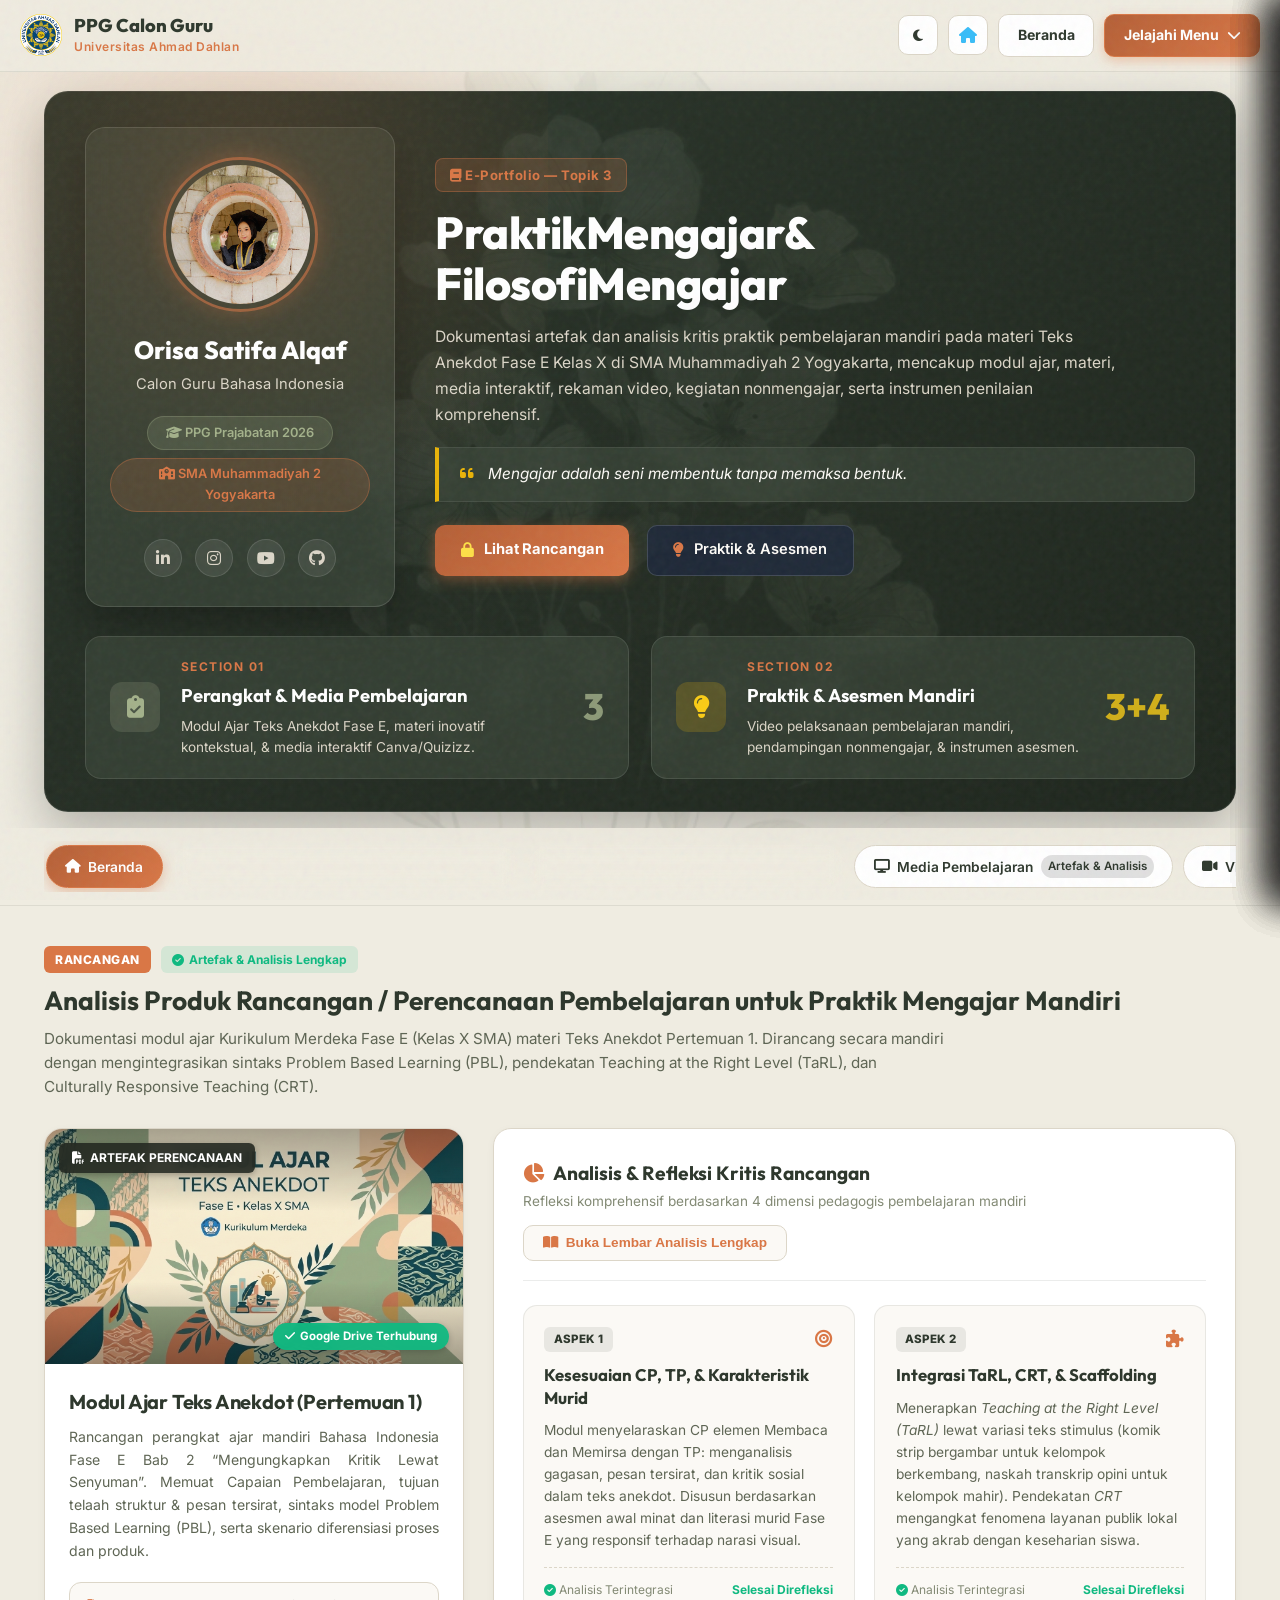
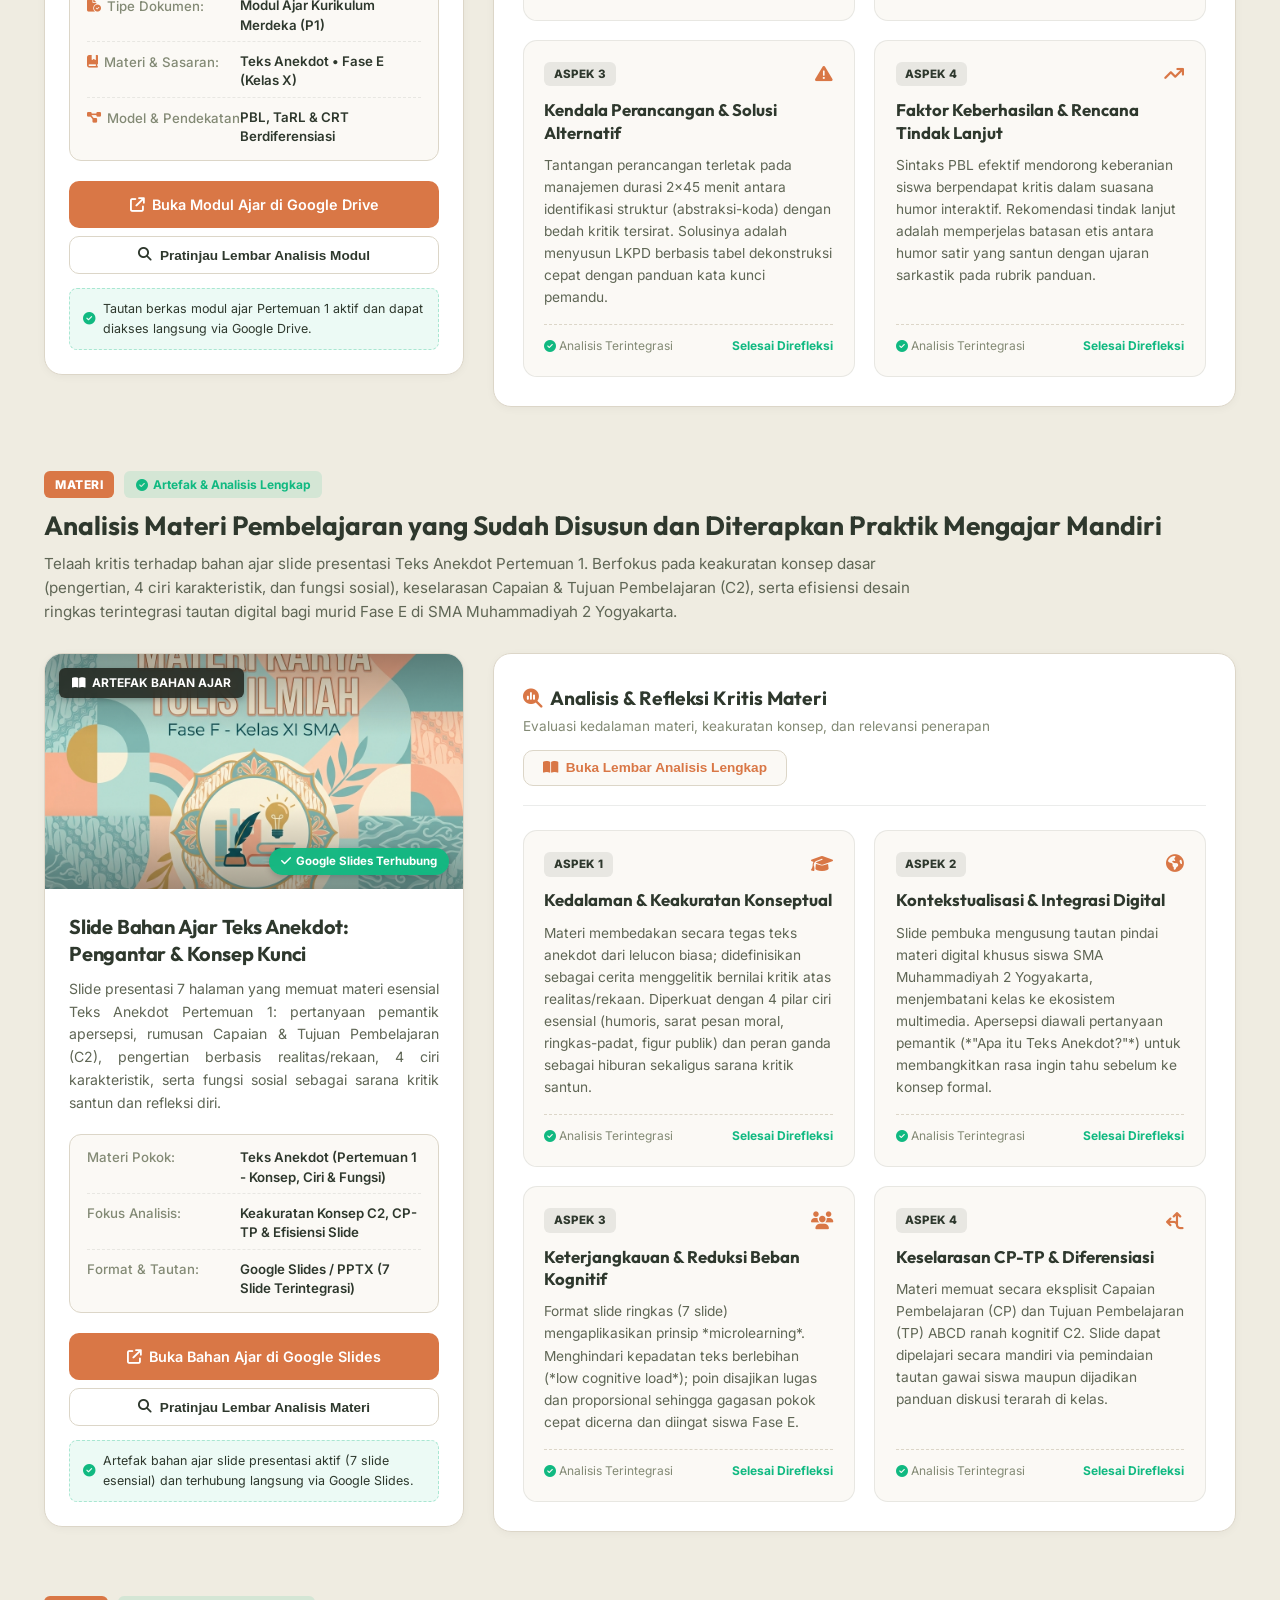
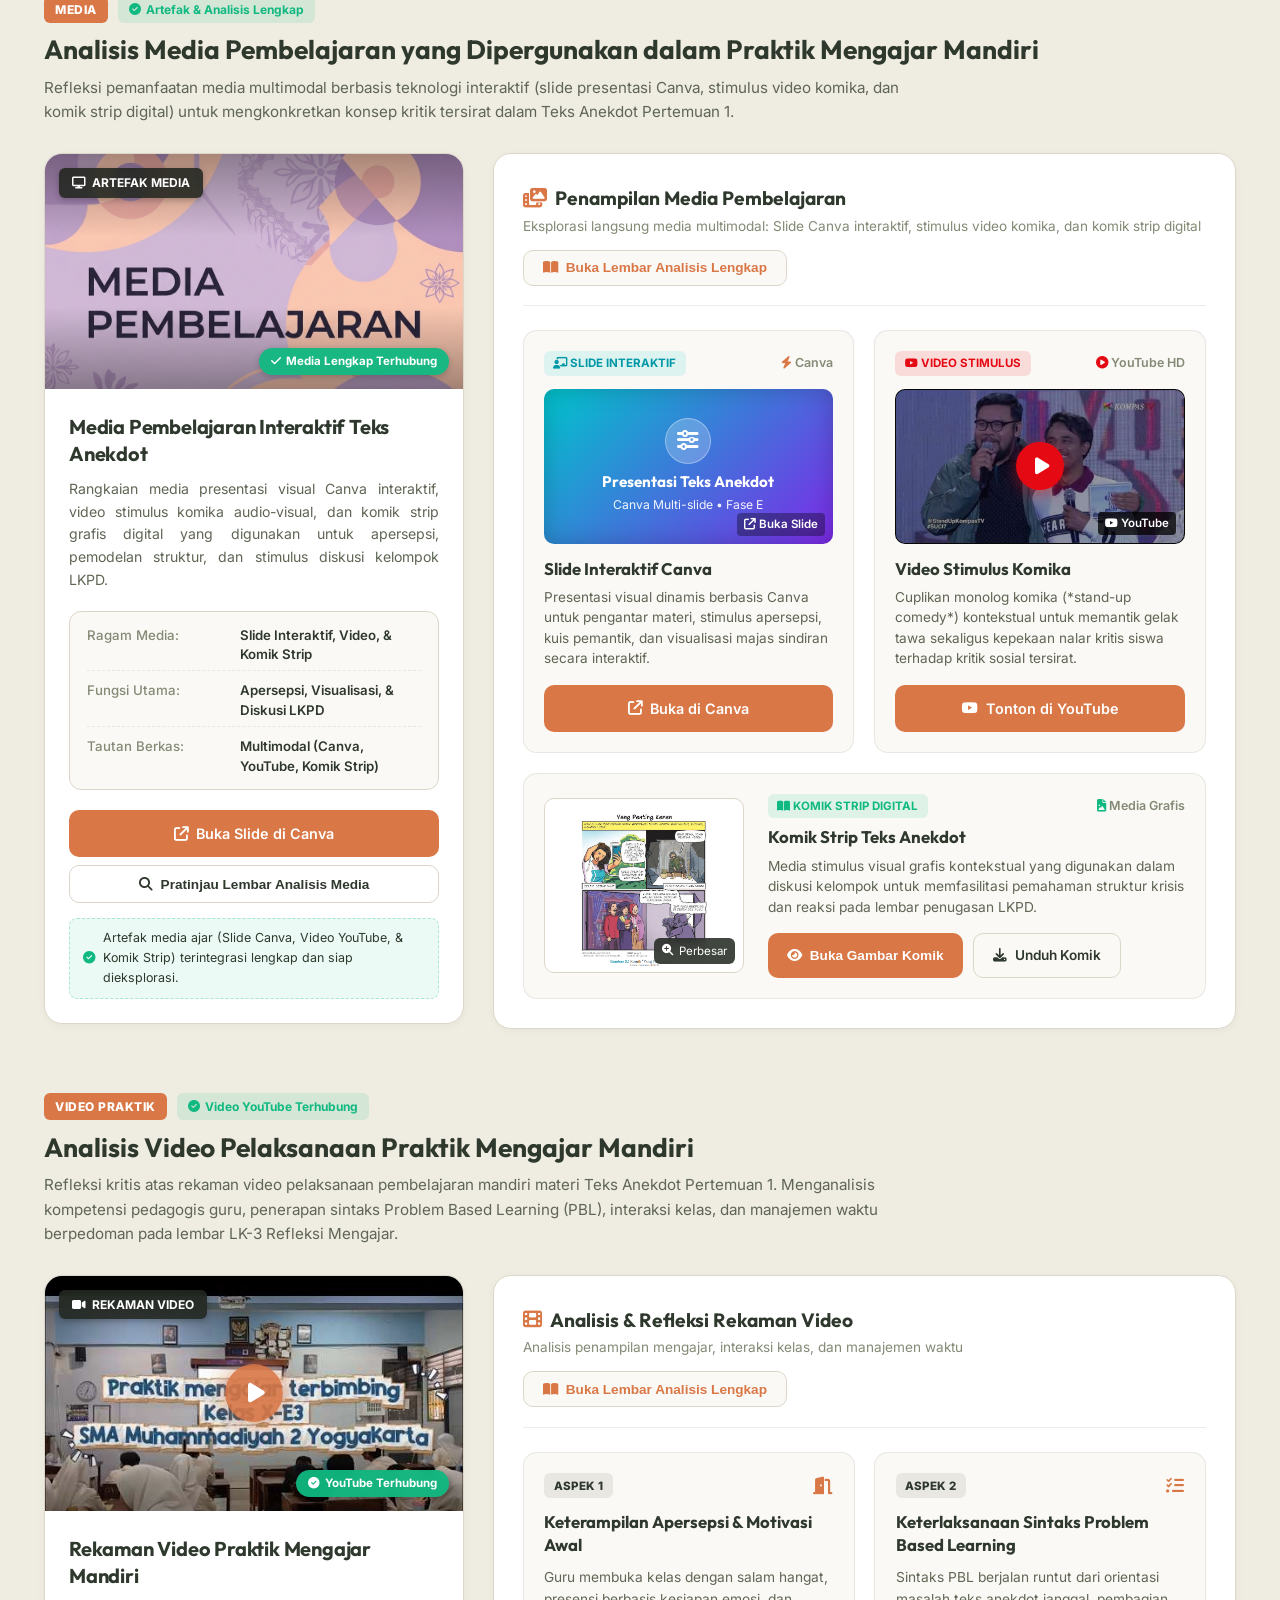
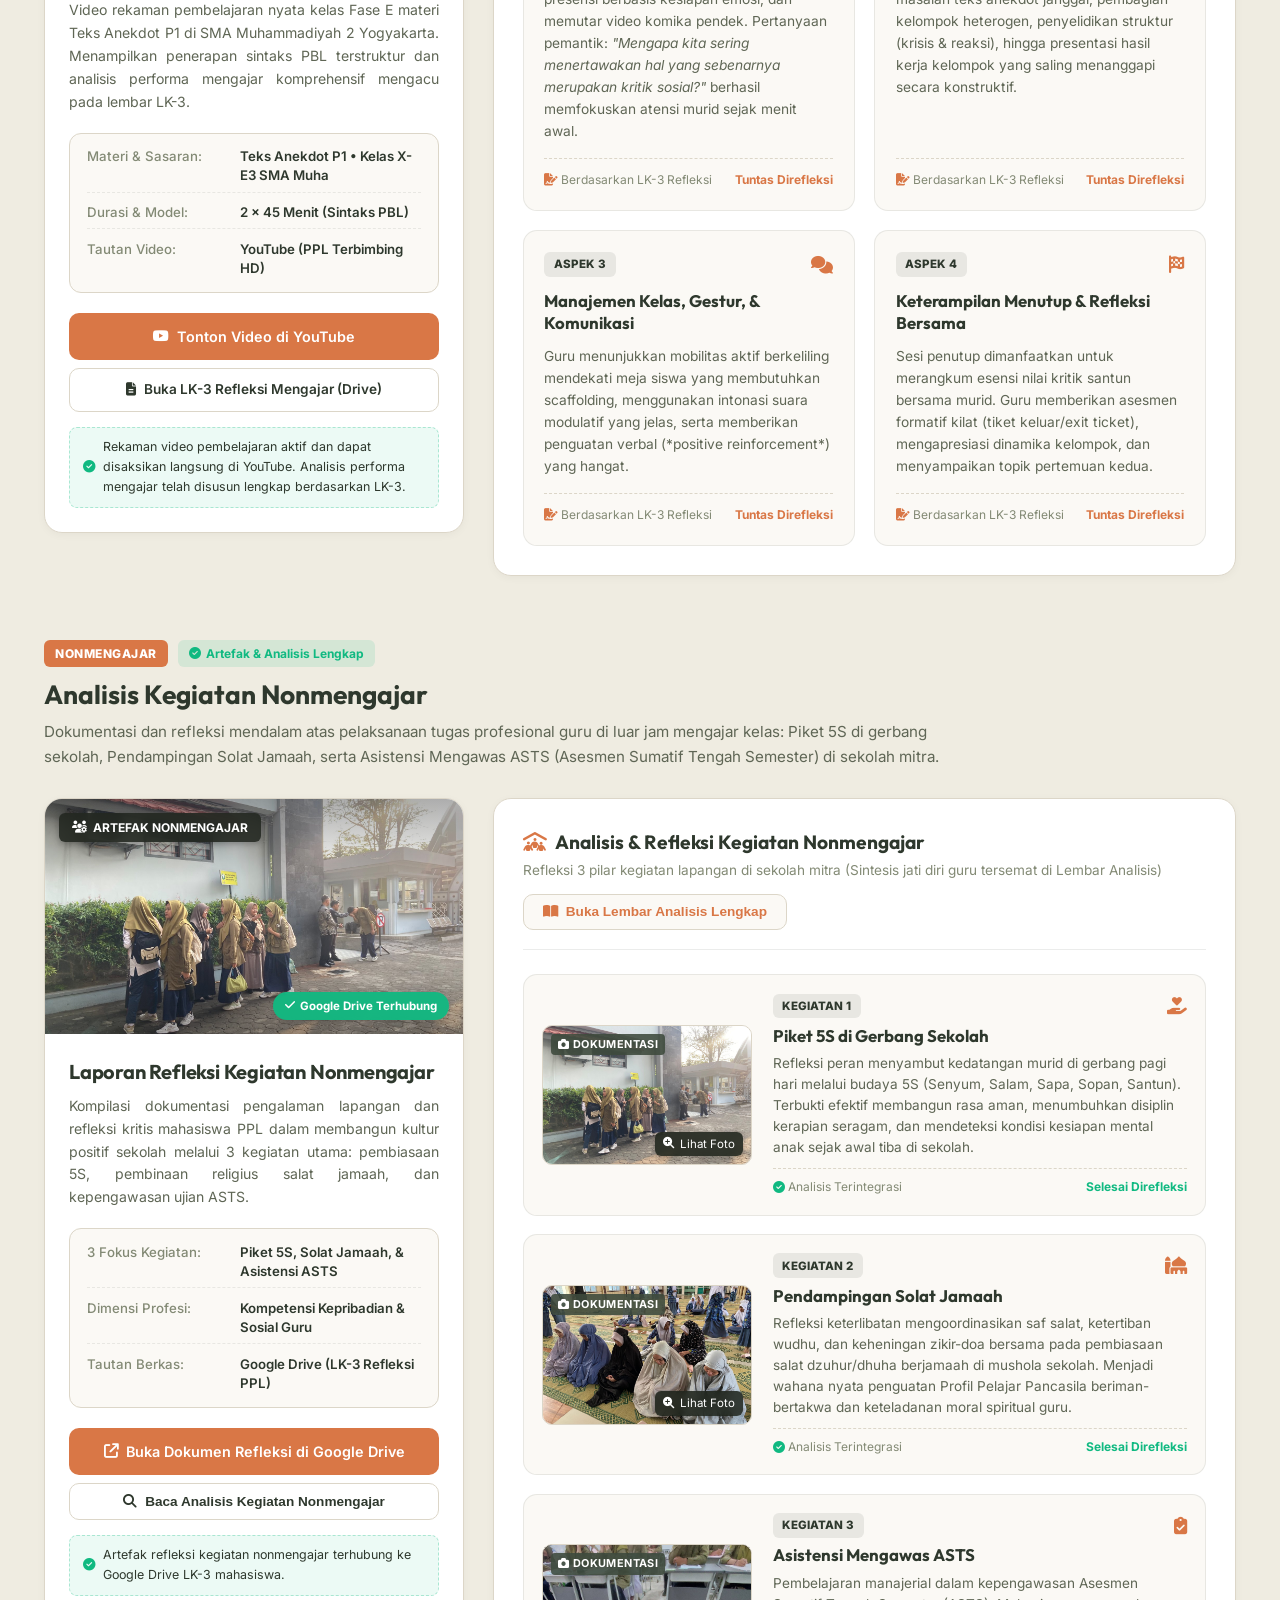
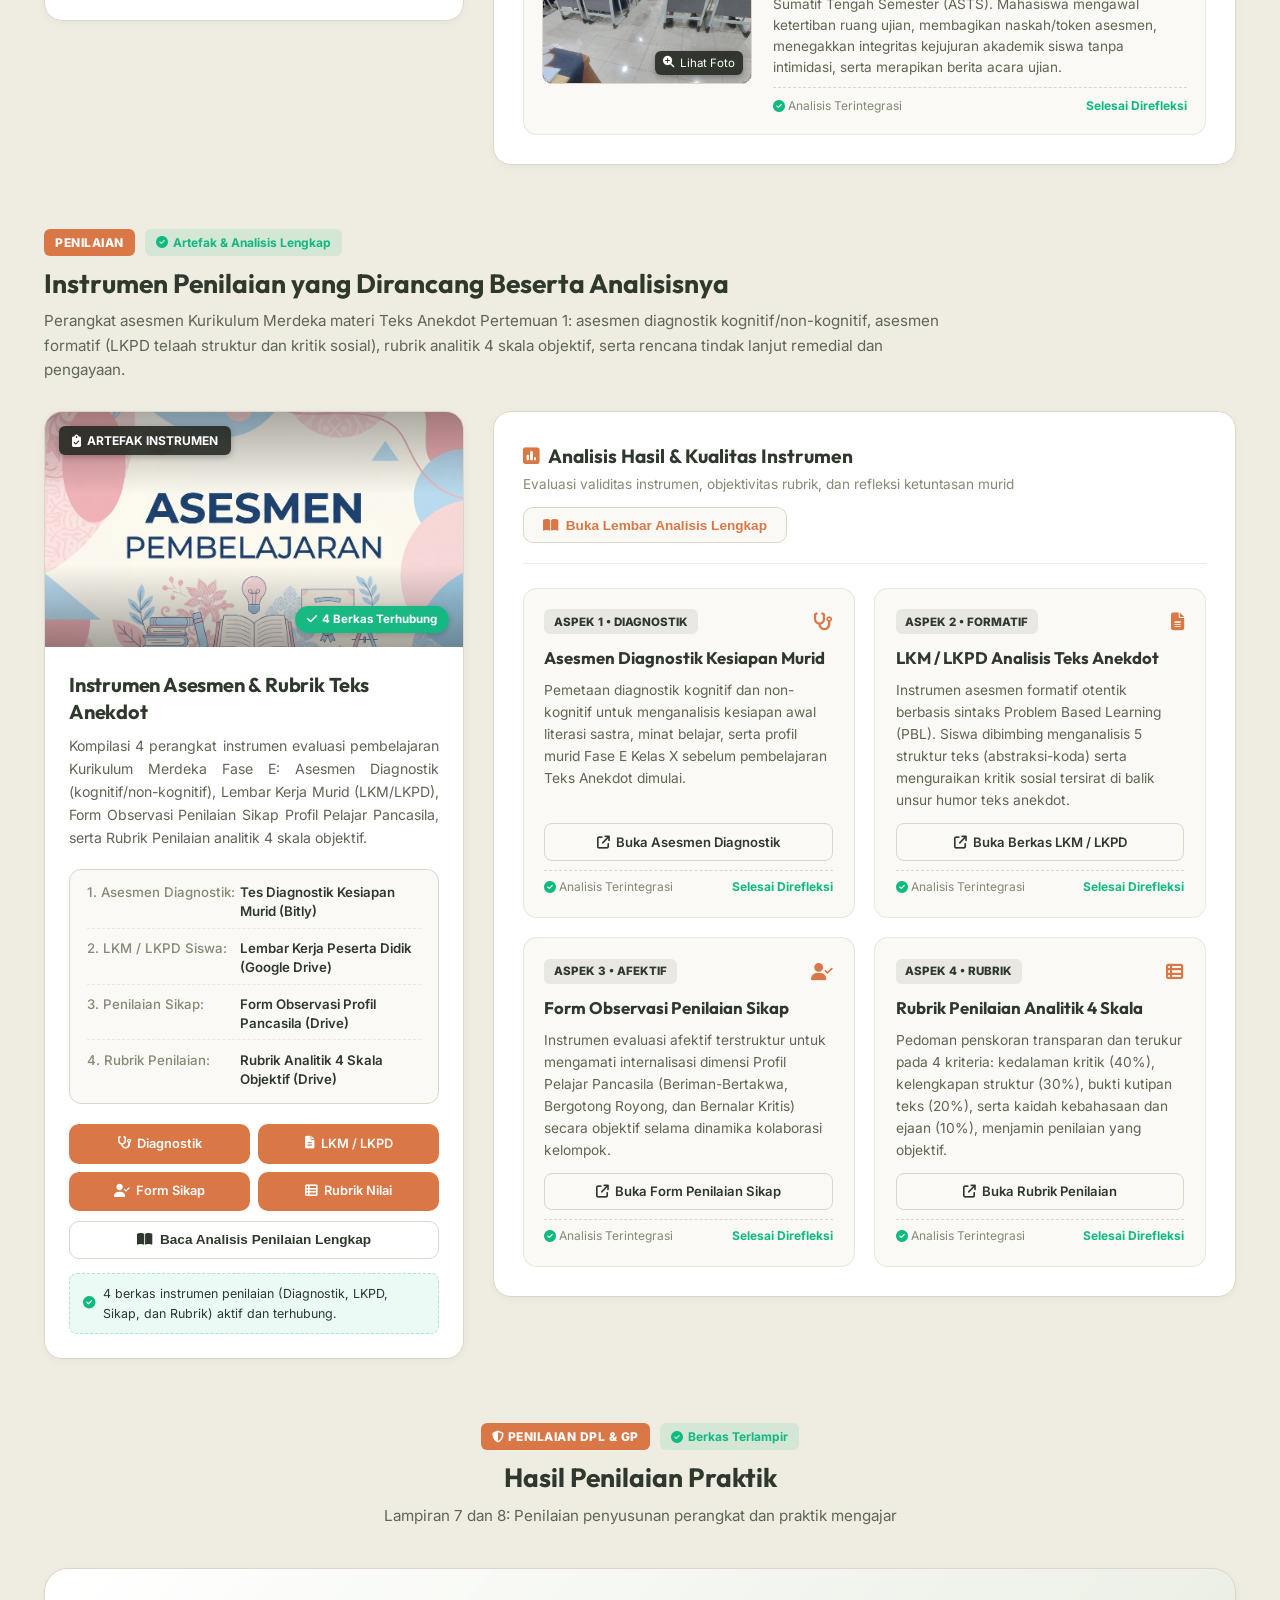
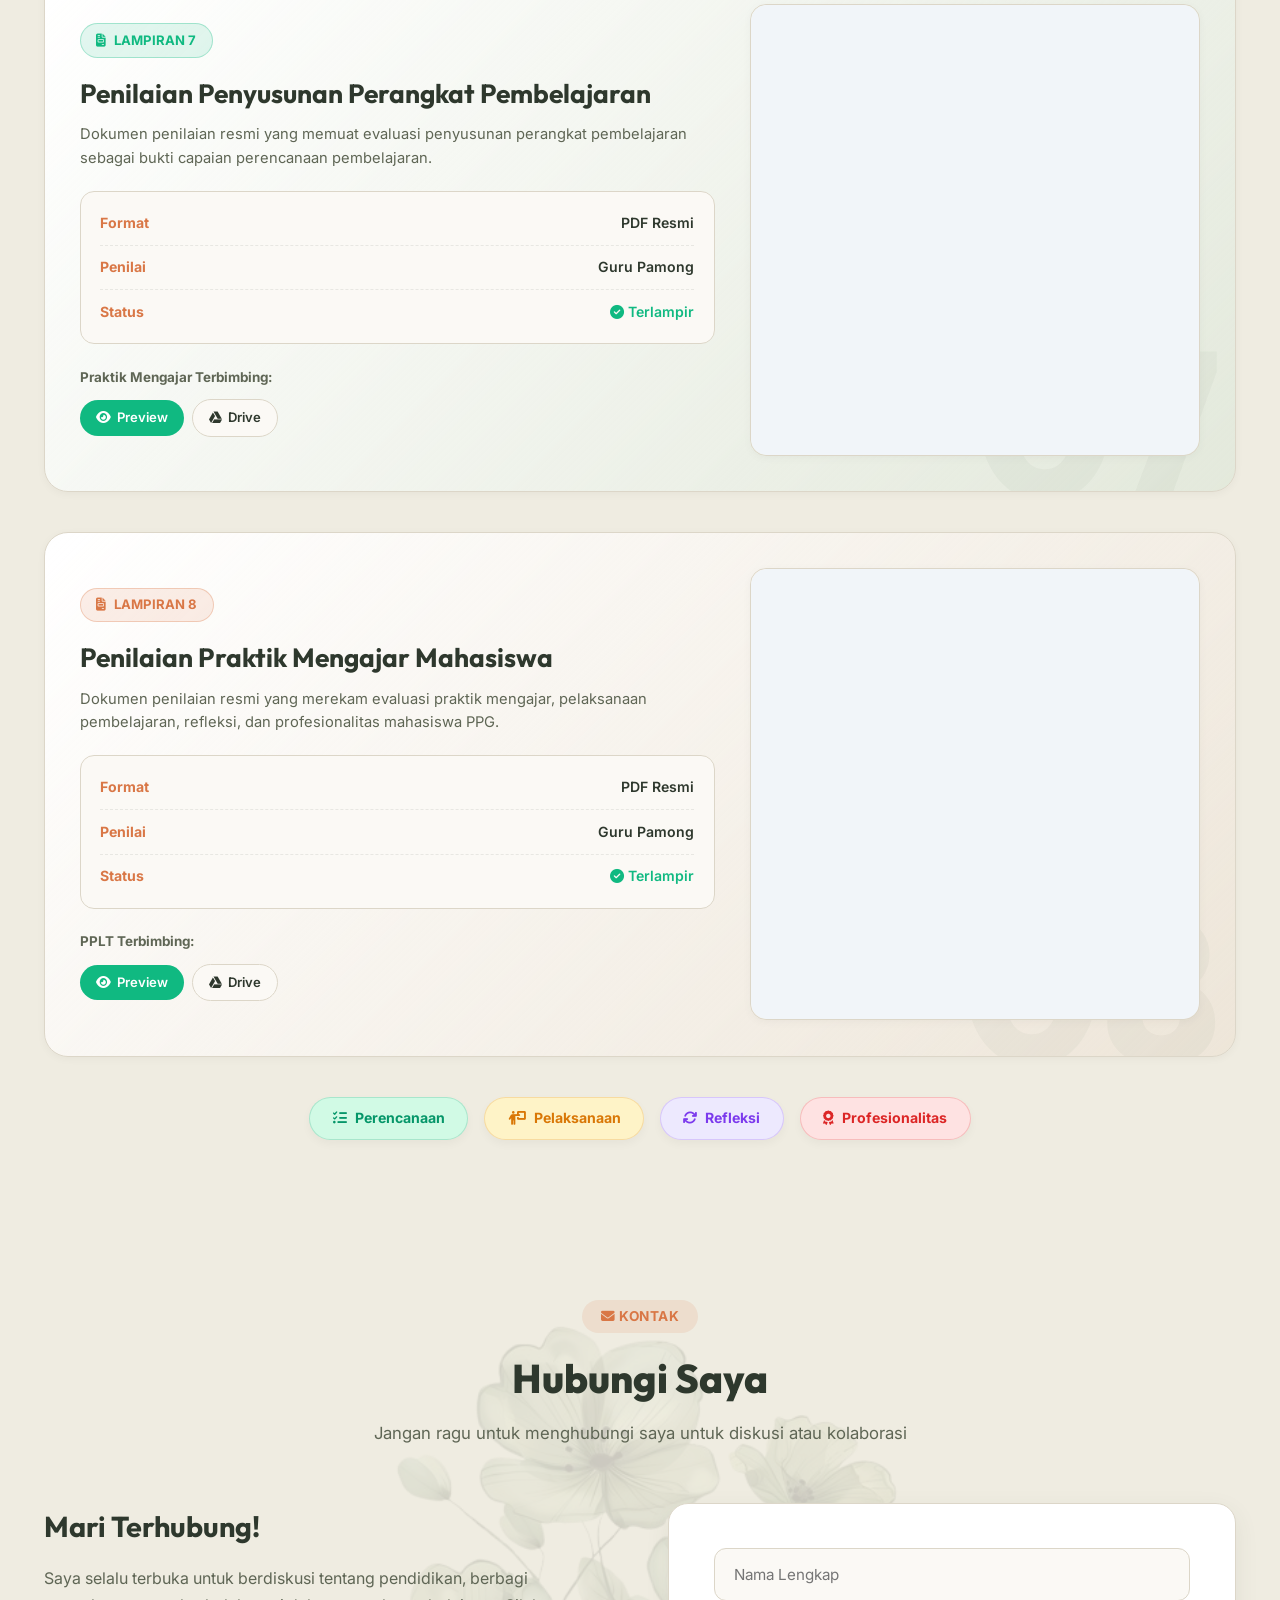
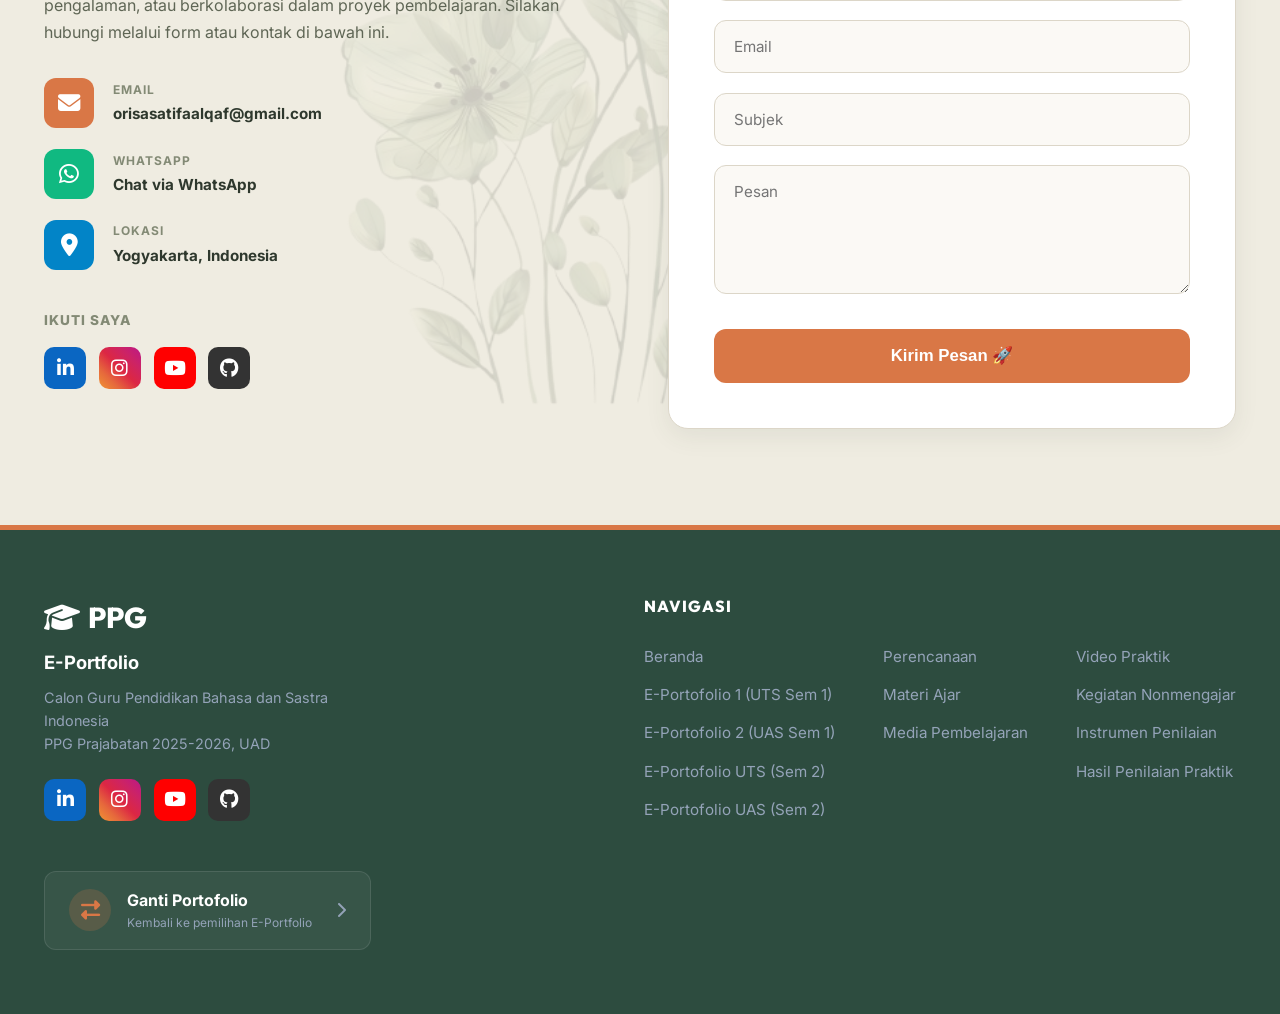
<file: topik3.html>
<!DOCTYPE html>
<html lang="id" data-theme="light">
<head>
  <meta charset="UTF-8" />
  <meta name="viewport" content="width=device-width, initial-scale=1.0" />
  <meta name="description" content="Topik 3: Praktik Pembelajaran Mandiri - Portofolio Artefak dan Analisis Kritis Guru Profesional PPG Universitas Ahmad Dahlan" />
  <title>Topik 3: Praktik Mengajar Mandiri | E-Portfolio PPG UAD</title>
  
  <!-- Favicon PPG -->
  <link rel="icon" href="LOGO WEB.jpg" type="image/jpeg" />

  <!-- Fonts -->
  <link rel="preconnect" href="https://fonts.googleapis.com" />
  <link rel="preconnect" href="https://fonts.gstatic.com" crossorigin />
  <link href="https://fonts.googleapis.com/css2?family=Inter:wght@300;400;500;600;700;800&family=Outfit:wght@400;500;600;700;800&display=swap" rel="stylesheet" />
  
  <!-- Font Awesome -->
  <link rel="stylesheet" href="https://cdnjs.cloudflare.com/ajax/libs/font-awesome/6.5.1/css/all.min.css" />

  <style>
    /* ==========================
       CSS Variables (Earth Tone & Dark Mode)
       ========================== */
    :root {
      --bg-primary: #efece1;
      --bg-secondary: #fbf9f5;
      --bg-card: #ffffff;
      --text-primary: #2e382d;
      --text-secondary: #5f6655;
      --text-muted: #838a75;
      --accent: #d97746;
      --accent-hover: #b45f36;
      --accent-light: rgba(217, 119, 70, 0.12);
      --teal-primary: #10b981;
      --teal-light: rgba(16, 185, 129, 0.12);
      --purple-primary: #8b5cf6;
      --purple-light: rgba(139, 92, 246, 0.12);
      --blue-primary: #0284c7;
      --blue-light: rgba(2, 132, 199, 0.12);
      --border-color: #dcd6c8;
      --border-light: rgba(62, 74, 61, 0.1);
      --shadow-sm: 0 2px 8px rgba(0, 0, 0, 0.04);
      --shadow-md: 0 8px 24px rgba(62, 74, 61, 0.08);
      --shadow-lg: 0 16px 36px rgba(62, 74, 61, 0.12);
      --nav-bg: rgba(239, 236, 225, 0.88);
      --drawer-bg: #fdfbf7;
      --font-body: 'Inter', sans-serif;
      --font-heading: 'Outfit', sans-serif;
    }

    [data-theme="dark"] {
      --bg-primary: #22261f;
      --bg-secondary: #2c3228;
      --bg-card: #333a2f;
      --text-primary: #f5f4ed;
      --text-secondary: #c9cebe;
      --text-muted: #959e89;
      --accent: #e58b5c;
      --accent-hover: #f09e72;
      --accent-light: rgba(229, 139, 92, 0.18);
      --teal-primary: #34d399;
      --teal-light: rgba(52, 211, 153, 0.18);
      --purple-primary: #a78bfa;
      --purple-light: rgba(167, 139, 250, 0.18);
      --blue-primary: #38bdf8;
      --blue-light: rgba(56, 189, 248, 0.18);
      --border-color: #434c3e;
      --border-light: rgba(255, 255, 255, 0.08);
      --shadow-sm: 0 2px 8px rgba(0, 0, 0, 0.3);
      --shadow-md: 0 8px 24px rgba(0, 0, 0, 0.4);
      --shadow-lg: 0 16px 36px rgba(0, 0, 0, 0.5);
      --nav-bg: rgba(34, 38, 31, 0.92);
      --drawer-bg: #2a3026;
    }

    * {
      box-sizing: border-box;
      margin: 0;
      padding: 0;
    }

    html {
      scroll-behavior: smooth;
      scroll-padding-top: 85px;
    }

    a, a:visited {
      color: inherit;
      text-decoration: none;
    }

    body {
      font-family: var(--font-body);
      background-color: var(--bg-primary);
      color: var(--text-primary);
      line-height: 1.6;
      min-height: 100vh;
      position: relative;
      overflow-x: hidden;
      transition: background-color 0.3s ease, color 0.3s ease;
    }

    /* Watermark Bunga */
    body::before {
      content: "";
      position: fixed;
      top: 50%; left: 50%;
      width: 100vw; height: 100vh;
      min-width: 800px; min-height: 800px;
      background-image: url('ORNAMEN BUNGA.png');
      background-size: contain;
      background-position: center;
      background-repeat: no-repeat;
      transform: translate(-50%, -50%);
      opacity: 0.08;
      pointer-events: none;
      z-index: 0;
      mix-blend-mode: multiply;
    }

    [data-theme="dark"] body::before {
      opacity: 0.04;
      filter: invert(1);
      mix-blend-mode: screen;
    }

    /* Paper Noise Overlay */
    body::after {
      content: "";
      position: fixed;
      top: 0; left: 0; width: 100vw; height: 100vh;
      pointer-events: none;
      z-index: 9998;
      opacity: 0.05;
      background-image: url("data:image/svg+xml,%3Csvg viewBox='0 0 200 200' xmlns='http://www.w3.org/2000/svg'%3E%3Cfilter id='noiseFilter'%3E%3CfeTurbulence type='fractalNoise' baseFrequency='0.65' numOctaves='3' stitchTiles='stitch'/%3E%3C/filter%3E%3Crect width='100%25' height='100%25' filter='url(%23noiseFilter)'/%3E%3C/svg%3E");
    }

    .container {
      max-width: 1240px;
      margin: 0 auto;
      padding: 0 1.5rem;
      position: relative;
      z-index: 1;
    }

    /* ==========================
       Navbar
       ========================== */
    .top-nav {
      position: sticky;
      top: 0;
      width: 100%;
      background: var(--nav-bg);
      backdrop-filter: blur(12px);
      -webkit-backdrop-filter: blur(12px);
      border-bottom: 1px solid var(--border-light);
      z-index: 1000;
      transition: all 0.3s ease;
    }

    .nav-inner {
      display: flex;
      justify-content: space-between;
      align-items: center;
      padding: 0.9rem 0;
    }

    .brand-wrap {
      display: flex;
      align-items: center;
      gap: 12px;
      text-decoration: none;
      color: inherit;
    }

    .brand-logo {
      height: 42px;
      width: auto;
      object-fit: contain;
    }

    .brand-info {
      display: flex;
      flex-direction: column;
    }

    .brand-title {
      font-family: var(--font-heading);
      font-weight: 800;
      font-size: 1.15rem;
      line-height: 1.2;
      color: var(--text-primary);
    }

    .brand-badge {
      font-size: 0.75rem;
      color: var(--accent);
      font-weight: 600;
      letter-spacing: 0.5px;
    }

    .nav-actions {
      display: flex;
      align-items: center;
      gap: 10px;
    }

    .nav-btn, .nav-btn:visited {
      display: inline-flex;
      align-items: center;
      gap: 8px;
      padding: 0.55rem 1.15rem;
      border-radius: 10px;
      font-size: 0.88rem;
      font-weight: 700;
      cursor: pointer;
      text-decoration: none;
      transition: all 0.25s ease;
      border: 1px solid rgba(255, 255, 255, 0.15);
      background: rgba(255, 255, 255, 0.08);
      color: #fdfbf7 !important;
    }

    [data-theme="light"] .nav-btn, [data-theme="light"] .nav-btn:visited {
      border-color: #dcd6c8;
      background: #ffffff;
      color: #2e382d !important;
    }

    .nav-btn:hover {
      border-color: var(--accent);
      color: var(--accent) !important;
      background: rgba(217, 119, 70, 0.15);
      transform: translateY(-2px);
      box-shadow: var(--shadow-sm);
    }

    .nav-btn.primary, .nav-btn.primary:visited {
      background: linear-gradient(135deg, #b45f36, #d97746) !important;
      color: #ffffff !important;
      border-color: #d97746 !important;
      box-shadow: 0 4px 12px rgba(217, 119, 70, 0.35);
    }

    .nav-btn.primary:hover {
      background: linear-gradient(135deg, #c4683c, #ea8552) !important;
      color: #ffffff !important;
      box-shadow: 0 6px 18px rgba(217, 119, 70, 0.5);
    }

    .icon-btn, .icon-btn:visited {
      width: 40px;
      height: 40px;
      border-radius: 10px;
      display: inline-flex;
      align-items: center;
      justify-content: center;
      border: 1px solid rgba(255, 255, 255, 0.15);
      background: rgba(255, 255, 255, 0.08);
      color: #fdfbf7 !important;
      cursor: pointer;
      transition: all 0.25s ease;
      text-decoration: none;
    }

    [data-theme="light"] .icon-btn, [data-theme="light"] .icon-btn:visited {
      border-color: #dcd6c8;
      background: #ffffff;
      color: #2e382d !important;
    }

    .icon-btn:hover {
      border-color: var(--accent);
      color: var(--accent) !important;
      background: rgba(217, 119, 70, 0.15);
      transform: translateY(-2px);
    }

    /* Breadcrumb Navigation */
    .breadcrumb {
      display: flex;
      align-items: center;
      gap: 8px;
      font-size: 0.88rem;
      color: #a3b18a;
      margin-bottom: 1.2rem;
    }

    .breadcrumb a, .breadcrumb a:visited {
      color: #d97746 !important;
      font-weight: 600;
      transition: color 0.2s ease;
      display: inline-flex;
      align-items: center;
      gap: 5px;
    }

    .breadcrumb a:hover {
      color: #f59e0b !important;
      text-decoration: underline;
    }

    .breadcrumb span {
      color: #fdfbf7;
      font-weight: 600;
    }

    [data-theme="light"] .breadcrumb span {
      color: #2e382d;
    }

    .breadcrumb i {
      font-size: 0.75rem;
      opacity: 0.7;
    }

    /* ==========================
       Hero Section (Beranda - Matching Gambar)
       ========================== */
    .hero-banner {
      padding: 1.2rem 0 1rem;
      scroll-margin-top: 85px;
    }

    .hero-banner-card {
      background: linear-gradient(145deg, #2a3429 0%, #1e261d 100%);
      border-radius: 24px;
      padding: 2.2rem 2.5rem 2rem;
      border: 1px solid rgba(255, 255, 255, 0.1);
      box-shadow: 0 20px 50px rgba(0, 0, 0, 0.25);
      position: relative;
      color: #fdfbf7;
    }

    /* Watermark inside hero card */
    .hero-banner-card::before {
      content: "";
      position: absolute;
      top: 50%; left: 50%;
      width: 100%; height: 100%;
      min-width: 600px; min-height: 600px;
      background-image: url('ORNAMEN BUNGA.png');
      background-size: contain;
      background-position: center;
      background-repeat: no-repeat;
      transform: translate(-50%, -50%);
      opacity: 0.07;
      pointer-events: none;
      z-index: 0;
      mix-blend-mode: screen;
    }

    .p2-hero {
      display: flex;
      gap: 2.5rem;
      align-items: center;
      margin-bottom: 1.8rem;
      position: relative;
      z-index: 1;
    }

    /* Left Card */
    .p2-profile-card {
      background: rgba(62, 74, 61, 0.6);
      border: 1px solid rgba(255, 255, 255, 0.12);
      border-radius: 20px;
      padding: 1.8rem 1.5rem;
      text-align: center;
      width: 310px;
      flex-shrink: 0;
      position: relative;
      backdrop-filter: blur(12px);
      box-shadow: 0 15px 35px rgba(0, 0, 0, 0.3);
    }

    .p2-profile-card::before {
      content: '';
      position: absolute;
      top: -50%; left: -50%; width: 200%; height: 200%;
      background: radial-gradient(circle at 50% 30%, rgba(217, 119, 70, 0.18), transparent 50%);
      pointer-events: none;
    }

    .p2-profile-img {
      width: 155px;
      height: 155px;
      border-radius: 50%;
      object-fit: cover;
      object-position: center 45%;
      margin: 0 auto 1.1rem;
      border: 3px solid rgba(217, 119, 70, 0.6);
      padding: 5px;
      box-shadow: 0 0 25px rgba(217, 119, 70, 0.3);
      position: relative;
      z-index: 1;
      display: block;
    }

    .p2-profile-name {
      font-family: var(--font-heading);
      font-size: 1.55rem;
      font-weight: 800;
      color: #fff;
      margin-bottom: 0.25rem;
      position: relative;
      z-index: 1;
    }

    .p2-profile-title {
      color: #dcd6c8;
      font-size: 0.92rem;
      margin-bottom: 1.2rem;
      position: relative;
      z-index: 1;
    }

    .p2-badge {
      display: inline-block;
      background: rgba(163, 177, 138, 0.18);
      color: #a3b18a;
      padding: 0.35rem 1.1rem;
      border-radius: 30px;
      font-size: 0.8rem;
      font-weight: 600;
      margin-bottom: 0.5rem;
      border: 1px solid rgba(163, 177, 138, 0.3);
      position: relative;
      z-index: 1;
    }

    .p2-badge.teal {
      background: rgba(217, 119, 70, 0.18);
      color: #d97746;
      border-color: rgba(217, 119, 70, 0.35);
    }

    .p2-socials {
      display: flex;
      justify-content: center;
      gap: 0.85rem;
      margin-top: 1.2rem;
      position: relative;
      z-index: 1;
    }

    .p2-social-btn, .p2-social-btn:visited {
      width: 38px;
      height: 38px;
      border-radius: 50%;
      background: rgba(255, 255, 255, 0.08);
      display: flex;
      align-items: center;
      justify-content: center;
      color: #dcd6c8 !important;
      transition: all 0.3s;
      border: 1px solid rgba(255, 255, 255, 0.12);
      text-decoration: none;
    }

    .p2-social-btn:hover {
      background: rgba(217, 119, 70, 0.25);
      color: #ffffff !important;
      border-color: rgba(217, 119, 70, 0.5);
      transform: translateY(-2px);
    }

    /* Right Content */
    .p2-content {
      flex: 1;
      position: relative;
      z-index: 1;
    }

    .p2-tag {
      display: inline-block;
      background: rgba(217, 119, 70, 0.18);
      color: #d97746;
      padding: 0.35rem 0.9rem;
      border-radius: 8px;
      font-size: 0.82rem;
      font-weight: 700;
      margin-bottom: 0.9rem;
      letter-spacing: 0.5px;
      border: 1px solid rgba(217, 119, 70, 0.35);
    }

    .p2-title {
      font-family: var(--font-heading);
      font-size: 2.8rem;
      font-weight: 800;
      line-height: 1.15;
      color: #ffffff;
      margin-bottom: 0.9rem;
      letter-spacing: -0.5px;
    }

    .p2-desc {
      color: #dcd6c8;
      font-size: 0.98rem;
      line-height: 1.65;
      margin-bottom: 1.2rem;
      max-width: 680px;
    }

    .p2-quote {
      background: rgba(62, 74, 61, 0.6);
      border-left: 4px solid #eab308;
      padding: 0.9rem 1.3rem;
      border-radius: 0 12px 12px 0;
      font-style: italic;
      color: #fdfbf7;
      margin-bottom: 1.4rem;
      font-size: 0.96rem;
      backdrop-filter: blur(6px);
      border: 1px solid rgba(255, 255, 255, 0.08);
      border-left: 4px solid #eab308;
    }

    .p2-actions {
      display: flex;
      gap: 1.1rem;
      flex-wrap: wrap;
    }

    .p2-btn-primary, .p2-btn-primary:visited {
      background: linear-gradient(135deg, #b45f36, #d97746) !important;
      color: #ffffff !important;
      padding: 0.8rem 1.6rem;
      border-radius: 10px;
      font-weight: 700;
      font-size: 0.92rem;
      border: none;
      cursor: pointer;
      display: flex;
      align-items: center;
      gap: 10px;
      transition: transform 0.2s, box-shadow 0.2s;
      text-decoration: none;
      box-shadow: 0 4px 14px rgba(217, 119, 70, 0.4);
    }

    .p2-btn-primary:hover {
      transform: translateY(-2px);
      box-shadow: 0 10px 25px rgba(217, 119, 70, 0.5);
    }

    .p2-btn-secondary, .p2-btn-secondary:visited {
      background: rgba(30, 41, 59, 0.85);
      color: #fdfbf7 !important;
      padding: 0.8rem 1.6rem;
      border-radius: 10px;
      font-weight: 600;
      font-size: 0.92rem;
      border: 1px solid rgba(255, 255, 255, 0.15);
      cursor: pointer;
      display: flex;
      align-items: center;
      gap: 10px;
      transition: all 0.2s;
      text-decoration: none;
    }

    .p2-btn-secondary:hover {
      background: rgba(51, 65, 85, 0.95);
      border-color: rgba(255, 255, 255, 0.3);
      transform: translateY(-2px);
    }

    /* Bottom Section Cards */
    .p2-sections {
      display: flex;
      gap: 1.4rem;
      position: relative;
      z-index: 1;
    }

    .p2-section-card, .p2-section-card:visited {
      flex: 1;
      background: rgba(62, 74, 61, 0.6);
      border: 1px solid rgba(255, 255, 255, 0.1);
      border-radius: 16px;
      padding: 1.3rem 1.5rem;
      display: flex;
      align-items: center;
      gap: 1.3rem;
      transition: transform 0.3s, border-color 0.3s, box-shadow 0.3s;
      cursor: pointer;
      backdrop-filter: blur(10px);
      text-decoration: none;
      color: inherit;
    }

    .p2-section-card:hover {
      transform: translateY(-4px);
      border-color: rgba(217, 119, 70, 0.4);
      box-shadow: 0 10px 30px rgba(0, 0, 0, 0.35);
    }

    .p2-icon-box {
      width: 50px;
      height: 50px;
      border-radius: 12px;
      display: flex;
      align-items: center;
      justify-content: center;
      font-size: 1.4rem;
      flex-shrink: 0;
    }

    .p2-icon-teal {
      background: rgba(163, 177, 138, 0.2);
      color: #a3b18a;
    }

    .p2-icon-purple {
      background: rgba(234, 179, 8, 0.2);
      color: #facc15;
    }

    .p2-section-info {
      flex: 1;
    }

    .p2-section-label {
      color: #d97746;
      font-size: 0.75rem;
      font-weight: 700;
      letter-spacing: 1.5px;
      margin-bottom: 0.3rem;
    }

    .p2-section-title {
      color: #ffffff;
      font-size: 1.15rem;
      font-weight: 700;
      margin-bottom: 0.35rem;
      font-family: var(--font-heading);
    }

    .p2-section-desc {
      color: #dcd6c8;
      font-size: 0.85rem;
      line-height: 1.5;
    }

    .p2-section-number {
      font-size: 2.3rem;
      font-weight: 800;
      opacity: 0.8;
      font-family: var(--font-heading);
    }

    .p2-num-teal { color: #a3b18a; }
    .p2-num-purple { color: #facc15; }

    @media (max-width: 900px) {
      .hero-banner-card { padding: 1.8rem 1.4rem; }
      .p2-hero { flex-direction: column; text-align: center; gap: 1.5rem; }
      .p2-profile-card { width: 100%; max-width: 320px; }
      .p2-actions { justify-content: center; }
      .p2-sections { flex-direction: column; }
      .p2-title { font-size: 2.2rem; }
      .p2-quote { border-left: none; border-top: 3px solid #eab308; border-radius: 0 0 12px 12px; }
    }


    /* ==========================
       Sticky Quick Menu Bar
       ========================== */
    .menu-nav-container {
      position: sticky;
      top: 67px;
      background: var(--nav-bg);
      backdrop-filter: blur(10px);
      -webkit-backdrop-filter: blur(10px);
      z-index: 900;
      padding: 0.8rem 0;
      margin-bottom: 2.5rem;
      border-bottom: 1px solid var(--border-light);
    }

    .menu-pills {
      display: flex;
      gap: 0.6rem;
      overflow-x: auto;
      padding: 4px 2px;
      scrollbar-width: none;
    }

    .menu-pills::-webkit-scrollbar {
      display: none;
    }

    .menu-pill, .menu-pill:visited {
      white-space: nowrap;
      padding: 0.6rem 1.15rem;
      border-radius: 30px;
      background: rgba(62, 74, 61, 0.65);
      border: 1px solid rgba(255, 255, 255, 0.12);
      color: #e2ded4 !important;
      font-size: 0.86rem;
      font-weight: 600;
      cursor: pointer;
      transition: all 0.25s ease;
      display: inline-flex;
      align-items: center;
      gap: 8px;
      text-decoration: none;
      backdrop-filter: blur(8px);
    }

    [data-theme="light"] .menu-pill, [data-theme="light"] .menu-pill:visited {
      background: #ffffff;
      border-color: #dcd6c8;
      color: #2e382d !important;
    }

    .menu-pill:hover {
      border-color: #d97746;
      color: #d97746 !important;
      background: rgba(217, 119, 70, 0.15);
      transform: translateY(-2px);
    }

    .menu-pill.active, .menu-pill.active:visited {
      background: linear-gradient(135deg, #b45f36, #d97746) !important;
      color: #ffffff !important;
      border-color: #d97746 !important;
      box-shadow: 0 4px 14px rgba(217, 119, 70, 0.4);
    }

    .pill-counter {
      background: rgba(0, 0, 0, 0.12);
      padding: 2px 7px;
      border-radius: 12px;
      font-size: 0.72rem;
    }

    .menu-pill.active .pill-counter {
      background: rgba(0, 0, 0, 0.3) !important;
      color: #ffffff !important;
    }

    [data-theme="dark"] .pill-counter {
      background: rgba(255, 255, 255, 0.15);
    }

    /* ==========================
       Menu Section Styling
       ========================== */
    .topic-section {
      margin-bottom: 4rem;
      scroll-margin-top: 140px;
    }

    .section-head {
      margin-bottom: 1.8rem;
    }

    .section-badge-wrap {
      display: flex;
      align-items: center;
      gap: 10px;
      margin-bottom: 0.6rem;
    }

    .menu-order-badge {
      background: var(--accent);
      color: #ffffff;
      font-size: 0.75rem;
      font-weight: 800;
      padding: 0.25rem 0.7rem;
      border-radius: 6px;
      letter-spacing: 0.5px;
    }

    .menu-status-badge {
      background: var(--teal-light);
      color: var(--teal-primary);
      font-size: 0.75rem;
      font-weight: 700;
      padding: 0.25rem 0.7rem;
      border-radius: 6px;
      display: inline-flex;
      align-items: center;
      gap: 5px;
    }

    .topic-title {
      font-family: var(--font-heading);
      font-size: 1.65rem;
      font-weight: 700;
      color: var(--text-primary);
      line-height: 1.35;
      margin-bottom: 0.5rem;
    }

    .topic-desc {
      font-size: 0.95rem;
      color: var(--text-secondary);
      max-width: 900px;
    }

    /* Split Two-Column Grid */
    .dual-grid {
      display: grid;
      grid-template-columns: minmax(380px, 420px) 1fr;
      gap: 1.8rem;
      align-items: start;
    }

    @media (max-width: 992px) {
      .dual-grid {
        grid-template-columns: 1fr;
      }
    }

    /* Left Column: Artifact Container */
    .artifact-card {
      background: var(--bg-card);
      border: 1px solid var(--border-color);
      border-radius: 18px;
      overflow: hidden;
      display: flex;
      flex-direction: column;
      box-shadow: var(--shadow-sm);
      transition: all 0.3s ease;
      align-self: start;
    }

    .artifact-card:hover {
      box-shadow: var(--shadow-md);
      border-color: var(--accent);
    }

    .artifact-cover-box {
      position: relative;
      width: 100%;
      height: 235px;
      background: var(--bg-secondary);
      overflow: hidden;
    }

    .artifact-cover-box::after {
      content: "";
      position: absolute;
      inset: 0;
      background: linear-gradient(180deg, rgba(0, 0, 0, 0.32) 0%, rgba(0, 0, 0, 0) 35%, rgba(0, 0, 0, 0) 65%, rgba(0, 0, 0, 0.35) 100%);
      pointer-events: none;
      z-index: 1;
    }

    .artifact-cover-img {
      width: 100%;
      height: 100%;
      object-fit: cover;
      object-position: center 26%;
      transition: transform 0.4s ease;
    }

    .artifact-card:hover .artifact-cover-img {
      transform: scale(1.04);
    }

    .artifact-tag {
      position: absolute;
      top: 14px;
      left: 14px;
      background: rgba(34, 38, 31, 0.88);
      backdrop-filter: blur(6px);
      color: #ffffff;
      font-size: 0.75rem;
      font-weight: 700;
      padding: 0.32rem 0.8rem;
      border-radius: 6px;
      display: inline-flex;
      align-items: center;
      gap: 6px;
      z-index: 2;
      box-shadow: 0 2px 6px rgba(0, 0, 0, 0.25);
    }

    .artifact-state-badge {
      position: absolute;
      bottom: 14px;
      right: 14px;
      background: rgba(16, 185, 129, 0.95);
      backdrop-filter: blur(6px);
      color: #ffffff;
      font-size: 0.72rem;
      font-weight: 700;
      padding: 0.28rem 0.75rem;
      border-radius: 20px;
      display: inline-flex;
      align-items: center;
      gap: 5px;
      z-index: 2;
      box-shadow: 0 2px 6px rgba(0, 0, 0, 0.2);
    }

    .artifact-body {
      padding: 1.5rem;
      flex: 1;
      display: flex;
      flex-direction: column;
    }

    .artifact-title {
      font-family: var(--font-heading);
      font-size: 1.25rem;
      font-weight: 700;
      color: var(--text-primary);
      margin-bottom: 0.65rem;
      line-height: 1.35;
      letter-spacing: -0.01em;
    }

    .artifact-summary {
      font-size: 0.88rem;
      color: var(--text-secondary);
      line-height: 1.62;
      margin-bottom: 1.2rem;
      text-align: justify;
      text-justify: inter-word;
    }

    .artifact-meta-list {
      background: var(--bg-secondary);
      border: 1px solid var(--border-color);
      border-radius: 12px;
      padding: 0.85rem 1.05rem;
      margin-bottom: 1.25rem;
      display: flex;
      flex-direction: column;
      gap: 0.65rem;
    }

    .artifact-meta-row {
      display: grid;
      grid-template-columns: 145px 1fr;
      align-items: baseline;
      gap: 8px;
      padding-bottom: 6px;
      border-bottom: 1px dashed var(--border-light);
      font-size: 0.83rem;
      line-height: 1.45;
    }

    .artifact-meta-row:last-child {
      padding-bottom: 0;
      border-bottom: none;
    }

    .artifact-meta-row > span {
      color: var(--text-muted);
      font-weight: 500;
      white-space: nowrap;
      display: inline-flex;
      align-items: center;
      gap: 6px;
    }

    .artifact-meta-row > span i {
      color: var(--accent);
      font-size: 0.78rem;
    }

    .artifact-meta-row > strong {
      color: var(--text-primary);
      font-weight: 600;
      text-align: left;
    }

    @media (max-width: 480px) {
      .artifact-meta-row {
        grid-template-columns: 1fr;
        gap: 2px;
      }
    }

    .artifact-actions {
      display: flex;
      flex-direction: column;
      gap: 8px;
    }

    .btn-action-primary {
      background: var(--accent);
      color: #ffffff;
      padding: 0.75rem 1.2rem;
      border-radius: 10px;
      font-weight: 600;
      font-size: 0.9rem;
      text-align: center;
      display: flex;
      align-items: center;
      justify-content: center;
      gap: 8px;
      text-decoration: none;
      border: none;
      cursor: pointer;
      transition: all 0.25s ease;
    }

    .btn-action-primary:hover {
      background: var(--accent-hover);
      transform: translateY(-2px);
      box-shadow: 0 4px 12px rgba(217, 119, 70, 0.3);
    }

    .btn-action-secondary {
      background: transparent;
      color: var(--text-primary);
      padding: 0.65rem 1.2rem;
      border-radius: 10px;
      font-weight: 600;
      font-size: 0.85rem;
      text-align: center;
      display: flex;
      align-items: center;
      justify-content: center;
      gap: 8px;
      text-decoration: none;
      border: 1px solid var(--border-color);
      cursor: pointer;
      transition: all 0.2s ease;
    }

    .btn-action-secondary:hover {
      background: var(--bg-secondary);
      border-color: var(--accent);
      color: var(--accent);
    }

    .artifact-placeholder-notice {
      margin-top: 0.9rem;
      padding: 0.6rem 0.8rem;
      background: rgba(2, 132, 199, 0.08);
      border-radius: 8px;
      border: 1px dashed rgba(2, 132, 199, 0.3);
      font-size: 0.78rem;
      color: var(--blue-primary);
      display: flex;
      align-items: center;
      gap: 8px;
    }

    /* Right Column: Analysis Container */
    .analysis-container {
      background: var(--bg-card);
      border: 1px solid var(--border-color);
      border-radius: 18px;
      padding: 1.8rem;
      box-shadow: var(--shadow-sm);
      display: flex;
      flex-direction: column;
    }

    .analysis-header-row {
      display: flex;
      justify-content: space-between;
      align-items: center;
      padding-bottom: 1.2rem;
      margin-bottom: 1.5rem;
      border-bottom: 1px solid var(--border-light);
      flex-wrap: wrap;
      gap: 12px;
    }

    .analysis-title-group h3 {
      font-family: var(--font-heading);
      font-size: 1.2rem;
      font-weight: 700;
      color: var(--text-primary);
      display: flex;
      align-items: center;
      gap: 8px;
    }

    .analysis-title-group p {
      font-size: 0.85rem;
      color: var(--text-muted);
      margin-top: 2px;
    }

    .btn-view-drawer {
      display: inline-flex;
      align-items: center;
      gap: 8px;
      padding: 0.6rem 1.2rem;
      background: var(--bg-secondary);
      color: var(--accent);
      border: 1px solid var(--border-color);
      border-radius: 10px;
      font-size: 0.85rem;
      font-weight: 700;
      cursor: pointer;
      transition: all 0.25s ease;
    }

    .btn-view-drawer:hover {
      background: var(--accent);
      color: #ffffff;
      border-color: var(--accent);
      transform: translateY(-2px);
      box-shadow: 0 4px 12px rgba(217, 119, 70, 0.25);
    }

    /* Aspect Cards Grid inside Analysis Container */
    .aspect-grid {
      display: grid;
      grid-template-columns: repeat(2, 1fr);
      gap: 1.2rem;
      flex: 1;
    }

    @media (max-width: 680px) {
      .aspect-grid {
        grid-template-columns: 1fr;
      }
    }

    /* Media Showcase Grid for Menu 3 */
    .media-showcase-grid {
      display: grid;
      grid-template-columns: repeat(2, 1fr);
      gap: 1.25rem;
      flex: 1;
    }

    .media-showcase-card {
      background: var(--bg-secondary);
      border: 1px solid var(--border-light);
      border-radius: 14px;
      padding: 1.25rem;
      display: flex;
      flex-direction: column;
      position: relative;
      transition: all 0.25s ease;
    }

    .media-showcase-card:hover {
      border-color: var(--accent);
      transform: translateY(-2px);
      box-shadow: var(--shadow-sm);
    }

    .media-card-full {
      grid-column: 1 / -1;
      display: grid;
      grid-template-columns: 200px 1fr;
      gap: 1.5rem;
      align-items: center;
    }

    .media-card-full-body {
      display: flex;
      flex-direction: column;
      height: 100%;
      justify-content: center;
    }

    @media (max-width: 820px) {
      .media-showcase-grid {
        grid-template-columns: 1fr;
      }
      .media-card-full {
        grid-column: auto;
        grid-template-columns: 1fr;
      }
    }

    /* Layout Khusus 3 Kegiatan Nonmengajar */
    .nonmengajar-grid {
      display: flex;
      flex-direction: column;
      gap: 1.15rem;
      flex: 1;
    }

    .nonmengajar-card {
      background: var(--bg-secondary);
      border: 1px solid var(--border-light);
      border-radius: 14px;
      padding: 1.15rem;
      display: grid;
      grid-template-columns: 210px 1fr;
      gap: 1.3rem;
      align-items: center;
      position: relative;
      transition: all 0.25s ease;
    }

    .nonmengajar-card:hover {
      border-color: var(--accent);
      transform: translateY(-2px);
      box-shadow: var(--shadow-sm);
    }

    .nonmengajar-media {
      position: relative;
      height: 140px;
      border-radius: 10px;
      overflow: hidden;
      background: #1a1a1a;
      border: 1px solid var(--border-color);
      cursor: pointer;
    }

    .nonmengajar-media img {
      width: 100%;
      height: 100%;
      object-fit: cover;
      transition: transform 0.35s ease;
    }

    .nonmengajar-card:hover .nonmengajar-media img {
      transform: scale(1.05);
    }

    .nonmengajar-content {
      display: flex;
      flex-direction: column;
      justify-content: center;
      height: 100%;
    }

    @media (max-width: 768px) {
      .nonmengajar-card {
        grid-template-columns: 1fr;
        gap: 0.9rem;
      }
      .nonmengajar-media {
        height: 175px;
      }
    }

    .aspect-card {
      background: var(--bg-secondary);
      border: 1px solid var(--border-light);
      border-radius: 14px;
      padding: 1.3rem;
      display: flex;
      flex-direction: column;
      position: relative;
      transition: all 0.25s ease;
    }

    .aspect-card:hover {
      border-color: var(--accent);
      transform: translateY(-3px);
      box-shadow: var(--shadow-sm);
    }

    .aspect-top {
      display: flex;
      align-items: center;
      justify-content: space-between;
      margin-bottom: 0.8rem;
    }

    .aspect-num-pill {
      font-size: 0.72rem;
      font-weight: 800;
      text-transform: uppercase;
      padding: 0.2rem 0.6rem;
      border-radius: 6px;
      background: rgba(62, 74, 61, 0.1);
      color: var(--text-primary);
    }

    .aspect-icon {
      font-size: 1.1rem;
      color: var(--accent);
    }

    .aspect-title {
      font-family: var(--font-heading);
      font-size: 1.05rem;
      font-weight: 700;
      color: var(--text-primary);
      margin-bottom: 0.6rem;
      line-height: 1.35;
    }

    .aspect-content {
      font-size: 0.86rem;
      color: var(--text-secondary);
      line-height: 1.6;
      flex: 1;
    }

    .aspect-placeholder-tag {
      margin-top: 1rem;
      padding-top: 0.7rem;
      border-top: 1px dashed var(--border-color);
      display: flex;
      align-items: center;
      justify-content: space-between;
      font-size: 0.75rem;
      color: var(--text-muted);
    }

    /* Video Player Mockup */
    .video-mockup-wrapper {
      position: relative;
      cursor: pointer;
    }

    .video-play-btn {
      position: absolute;
      top: 50%; left: 50%;
      transform: translate(-50%, -50%);
      width: 58px; height: 58px;
      border-radius: 50%;
      background: rgba(217, 119, 70, 0.9);
      color: #ffffff;
      display: flex;
      align-items: center;
      justify-content: center;
      font-size: 1.4rem;
      box-shadow: 0 0 25px rgba(217, 119, 70, 0.7);
      transition: all 0.3s ease;
      padding-left: 4px;
    }

    .video-mockup-wrapper:hover .video-play-btn {
      transform: translate(-50%, -50%) scale(1.15);
      background: var(--accent);
    }

    /* ==========================
       Slide-out Drawer / Overlay
       ========================== */
    .drawer-overlay {
      position: fixed;
      top: 0; left: 0; width: 100vw; height: 100vh;
      background: rgba(0, 0, 0, 0.6);
      backdrop-filter: blur(4px);
      z-index: 9990;
      opacity: 0;
      visibility: hidden;
      transition: opacity 0.3s ease, visibility 0.3s ease;
    }

    .drawer-overlay.active {
      opacity: 1;
      visibility: visible;
    }

    .drawer-panel {
      position: fixed;
      top: 0;
      right: 0;
      width: 650px;
      max-width: 95vw;
      height: 100vh;
      background: var(--drawer-bg);
      z-index: 9995;
      box-shadow: -10px 0 35px rgba(0, 0, 0, 0.3);
      display: flex;
      flex-direction: column;
      transform: translateX(100%);
      transition: transform 0.35s cubic-bezier(0.16, 1, 0.3, 1);
    }

    .drawer-panel.active {
      transform: translateX(0);
    }

    .drawer-header {
      padding: 1.5rem 2rem;
      border-bottom: 1px solid var(--border-color);
      display: flex;
      align-items: flex-start;
      justify-content: space-between;
      background: var(--bg-secondary);
    }

    .drawer-badge {
      display: inline-block;
      font-size: 0.75rem;
      font-weight: 700;
      color: var(--accent);
      background: var(--accent-light);
      padding: 0.25rem 0.65rem;
      border-radius: 6px;
      margin-bottom: 0.4rem;
    }

    .drawer-title {
      font-family: var(--font-heading);
      font-size: 1.35rem;
      font-weight: 700;
      color: var(--text-primary);
      line-height: 1.35;
    }

    .drawer-close-btn {
      width: 36px;
      height: 36px;
      border-radius: 50%;
      background: var(--bg-card);
      border: 1px solid var(--border-color);
      color: var(--text-primary);
      display: flex;
      align-items: center;
      justify-content: center;
      cursor: pointer;
      transition: all 0.2s ease;
      flex-shrink: 0;
      margin-left: 1rem;
    }

    .drawer-close-btn:hover {
      background: #ef4444;
      color: #ffffff;
      border-color: #ef4444;
      transform: rotate(90deg);
    }

    .drawer-body {
      padding: 2rem;
      overflow-y: auto;
      flex: 1;
    }

    .drawer-body::-webkit-scrollbar {
      width: 6px;
    }

    .drawer-body::-webkit-scrollbar-thumb {
      background: var(--border-color);
      border-radius: 10px;
    }

    .drawer-section {
      margin-bottom: 2rem;
      padding-bottom: 1.5rem;
      border-bottom: 1px dashed var(--border-color);
    }

    .drawer-section:last-child {
      border-bottom: none;
    }

    .drawer-sec-title {
      font-family: var(--font-heading);
      font-size: 1.05rem;
      font-weight: 700;
      color: var(--text-primary);
      margin-bottom: 0.8rem;
      display: flex;
      align-items: center;
      gap: 8px;
    }

    .drawer-text {
      font-size: 0.92rem;
      color: var(--text-secondary);
      line-height: 1.7;
      text-align: justify;
      margin-bottom: 1rem;
    }

    .drawer-notice {
      background: rgba(217, 119, 70, 0.08);
      border-left: 3px solid var(--accent);
      padding: 0.9rem 1.1rem;
      border-radius: 0 8px 8px 0;
      font-size: 0.85rem;
      color: var(--text-secondary);
      margin-bottom: 1.2rem;
    }

    .drawer-footer {
      padding: 1.2rem 2rem;
      border-top: 1px solid var(--border-color);
      background: var(--bg-secondary);
      display: flex;
      justify-content: space-between;
      align-items: center;
    }

    /* Modal for linking / preview */
    .link-modal {
      position: fixed;
      top: 50%; left: 50%;
      transform: translate(-50%, -50%) scale(0.9);
      width: 520px;
      max-width: 90vw;
      background: var(--bg-card);
      border: 1px solid var(--border-color);
      border-radius: 18px;
      padding: 2rem;
      z-index: 10000;
      box-shadow: var(--shadow-lg);
      opacity: 0;
      visibility: hidden;
      transition: all 0.3s cubic-bezier(0.16, 1, 0.3, 1);
    }

    .link-modal.active {
      transform: translate(-50%, -50%) scale(1);
      opacity: 1;
      visibility: visible;
    }

    .modal-head {
      display: flex;
      justify-content: space-between;
      align-items: center;
      margin-bottom: 1.2rem;
    }

    .modal-title {
      font-family: var(--font-heading);
      font-size: 1.2rem;
      font-weight: 700;
    }

    .modal-input {
      width: 100%;
      padding: 0.8rem 1rem;
      border-radius: 10px;
      border: 1px solid var(--border-color);
      background: var(--bg-secondary);
      color: var(--text-primary);
      font-size: 0.9rem;
      margin: 1rem 0;
      outline: none;
    }

    .modal-input:focus {
      border-color: var(--accent);
    }

    /* ==========================
       Contact Section & Floral Watermark (Gambar 2)
       ========================== */
    .contact.section {
      padding: 6rem 0;
      position: relative;
      overflow: hidden;
      background-color: var(--bg-primary);
      margin-top: 2rem;
    }

    .contact.section::before {
      content: "";
      position: absolute;
      top: 50%; left: 50%;
      width: 80vw; height: 80vh;
      min-width: 600px; min-height: 600px;
      background-image: url('ORNAMEN BUNGA.png');
      background-size: contain;
      background-position: center;
      background-repeat: no-repeat;
      transform: translate(-50%, -50%);
      opacity: 0.15;
      pointer-events: none;
      z-index: 0;
      mix-blend-mode: multiply;
    }

    [data-theme="dark"] .contact.section::before {
      opacity: 0.08;
      filter: invert(1);
      mix-blend-mode: screen;
    }

    .section-header {
      text-align: center;
      margin-bottom: 3.5rem;
      position: relative;
      z-index: 1;
    }

    .section-badge {
      display: inline-block;
      padding: 0.35rem 1.2rem;
      border-radius: 20px;
      background-color: var(--accent-light);
      color: var(--accent);
      font-weight: 700;
      margin-bottom: 0.8rem;
      font-size: 0.85rem;
      letter-spacing: 0.5px;
    }

    .section-title {
      font-family: var(--font-heading);
      font-size: 2.5rem;
      font-weight: 800;
      margin-bottom: 0.6rem;
      color: var(--text-primary);
    }

    .section-subtitle {
      color: var(--text-secondary);
      font-size: 1.05rem;
      max-width: 650px;
      margin: 0 auto;
    }

    .contact-grid {
      display: grid;
      grid-template-columns: 1fr 1fr;
      gap: 3.5rem;
      align-items: flex-start;
      position: relative;
      z-index: 1;
    }

    @media (max-width: 992px) {
      .contact-grid {
        grid-template-columns: 1fr;
        gap: 3rem;
      }
    }

    .contact-info {
      display: flex;
      flex-direction: column;
    }

    .contact-heading {
      font-family: var(--font-heading);
      font-size: 1.8rem;
      font-weight: 700;
      margin-bottom: 1rem;
      color: var(--text-primary);
    }

    .contact-desc {
      color: var(--text-secondary);
      line-height: 1.7;
      margin-bottom: 2rem;
      font-size: 1rem;
    }

    .contact-items {
      display: flex;
      flex-direction: column;
      gap: 1.3rem;
      margin-bottom: 2.5rem;
    }

    .contact-item {
      display: flex;
      align-items: center;
      gap: 1.2rem;
    }

    .contact-icon {
      width: 50px;
      height: 50px;
      border-radius: 12px;
      display: flex;
      align-items: center;
      justify-content: center;
      font-size: 1.4rem;
      color: #fff;
      flex-shrink: 0;
    }

    .icon-red { background: var(--accent); }
    .icon-green { background: #10b981; }
    .icon-blue { background: #0284c7; }

    .contact-text {
      display: flex;
      flex-direction: column;
    }

    .contact-label {
      font-size: 0.75rem;
      color: var(--text-muted);
      font-weight: 700;
      letter-spacing: 1px;
      margin-bottom: 0.2rem;
    }

    .contact-value {
      font-weight: 700;
      color: var(--text-primary);
      font-size: 0.95rem;
    }

    .social-heading {
      font-size: 0.85rem;
      color: var(--text-muted);
      font-weight: 800;
      letter-spacing: 1px;
      margin-bottom: 1rem;
    }

    .social-icons {
      display: flex;
      gap: 0.8rem;
    }

    .social-btn {
      width: 42px;
      height: 42px;
      border-radius: 10px;
      display: flex;
      align-items: center;
      justify-content: center;
      color: #fff;
      font-size: 1.2rem;
      text-decoration: none;
      transition: all 0.3s ease;
    }

    .social-btn:hover {
      transform: translateY(-3px);
      box-shadow: 0 6px 15px rgba(0, 0, 0, 0.15);
    }

    .sb-linkedin { background: #0A66C2; }
    .sb-instagram { background: linear-gradient(45deg, #f09433 0%, #e6683c 25%, #dc2743 50%, #cc2366 75%, #bc1888 100%); }
    .sb-youtube { background: #FF0000; }
    .sb-github { background: #333333; }

    .contact-form-wrapper {
      background: var(--bg-card);
      border-radius: 20px;
      padding: 2.8rem;
      box-shadow: var(--shadow-md);
      border: 1px solid var(--border-color);
    }

    .contact-form {
      display: flex;
      flex-direction: column;
      gap: 1.2rem;
    }

    .form-group {
      width: 100%;
    }

    .form-control {
      width: 100%;
      padding: 1rem 1.2rem;
      border-radius: 12px;
      border: 1px solid var(--border-color);
      background: var(--bg-secondary);
      color: var(--text-primary);
      font-family: inherit;
      font-size: 0.95rem;
      transition: all 0.3s ease;
      box-sizing: border-box;
    }

    .form-control:focus {
      outline: none;
      border-color: var(--accent);
      box-shadow: 0 0 0 3px var(--accent-light);
    }

    textarea.form-control {
      resize: vertical;
      min-height: 120px;
    }

    .btn-submit {
      background: var(--accent);
      color: #fff;
      border: none;
      border-radius: 12px;
      padding: 1.05rem;
      font-size: 1.05rem;
      font-weight: 700;
      cursor: pointer;
      transition: all 0.3s ease;
      margin-top: 0.5rem;
      display: flex;
      align-items: center;
      justify-content: center;
      gap: 8px;
    }

    .btn-submit:hover {
      background: var(--accent-hover);
      transform: translateY(-2px);
      box-shadow: 0 10px 20px rgba(217, 119, 70, 0.3);
    }

    /* ==========================
       Footer Section (Matching Gambar 2 / portfolio.html)
       ========================== */
    .footer {
      background-color: #2D4C3F; /* Matched with hero */
      color: #fff;
      padding: 4rem 0;
      border-top: 5px solid var(--accent);
      position: relative;
      z-index: 10;
    }

    .footer-content {
      display: flex;
      justify-content: space-between;
      gap: 3rem;
      flex-wrap: wrap;
    }

    @media (max-width: 992px) {
      .footer-content {
        flex-direction: column;
        align-items: center;
        text-align: center;
      }
    }

    .footer-brand {
      max-width: 320px;
    }

    @media (max-width: 992px) {
      .footer-brand {
        display: flex;
        flex-direction: column;
        align-items: center;
      }
    }

    .footer-logo {
      font-size: 1.8rem;
      font-weight: 800;
      color: #fff;
      display: flex;
      align-items: center;
      gap: 0.5rem;
      margin-bottom: 0.5rem;
      font-family: var(--font-heading);
    }

    .footer-brand-title {
      font-weight: 700;
      font-size: 1.15rem;
      margin-bottom: 0.5rem;
      color: #fff;
    }

    .footer-brand-desc {
      color: #94A3B8;
      font-size: 0.9rem;
      line-height: 1.6;
      margin-bottom: 1.5rem;
    }

    .footer-socials {
      display: flex;
      gap: 0.8rem;
    }

    .footer-nav {
      display: flex;
      flex-direction: column;
    }

    @media (max-width: 992px) {
      .footer-nav {
        align-items: center;
      }
    }

    .footer-heading {
      font-size: 1rem;
      font-weight: 800;
      letter-spacing: 1px;
      margin-bottom: 1.5rem;
      color: #ffffff;
      font-family: var(--font-heading);
    }

    .footer-links {
      display: flex;
      gap: 3rem;
    }

    @media (max-width: 768px) {
      .footer-links {
        flex-wrap: wrap;
        justify-content: center;
        gap: 1.8rem;
      }
    }

    .footer-link-col {
      list-style: none;
      display: flex;
      flex-direction: column;
      gap: 0.8rem;
      padding: 0;
      margin: 0;
    }

    .footer-link-col a {
      color: #94A3B8;
      text-decoration: none;
      font-size: 0.95rem;
      transition: color 0.3s ease;
    }

    .footer-link-col a:hover {
      color: #38BDF8;
    }

    .footer-actions {
      display: flex;
      align-items: center;
    }

    .btn-ganti-portfolio {
      display: flex;
      align-items: center;
      gap: 1rem;
      background-color: rgba(255, 255, 255, 0.05);
      border: 1px solid rgba(255, 255, 255, 0.1);
      padding: 1rem 1.5rem;
      border-radius: 12px;
      text-decoration: none;
      color: #fff;
      transition: all 0.3s ease;
    }

    .btn-ganti-portfolio:hover {
      background-color: rgba(255, 255, 255, 0.1);
      border-color: rgba(255, 255, 255, 0.2);
      transform: translateY(-2px);
    }

    .btn-gp-icon {
      width: 42px;
      height: 42px;
      border-radius: 50%;
      background: rgba(217, 119, 70, 0.2);
      color: var(--accent);
      display: flex;
      align-items: center;
      justify-content: center;
      font-size: 1.2rem;
      flex-shrink: 0;
    }

    .btn-gp-text {
      display: flex;
      flex-direction: column;
      text-align: left;
    }

    .btn-gp-title {
      font-weight: 700;
      font-size: 1rem;
      color: #fff;
    }

    .btn-gp-desc {
      font-size: 0.75rem;
      color: #94A3B8;
    }

    .btn-gp-arrow {
      color: #94A3B8;
      margin-left: 0.5rem;
    }

    /* Floating Back to Top */
    .btn-to-top {
      position: fixed;
      bottom: 25px;
      right: 25px;
      width: 46px;
      height: 46px;
      border-radius: 50%;
      background: var(--accent);
      color: #ffffff;
      border: none;
      box-shadow: 0 4px 14px rgba(217, 119, 70, 0.4);
      cursor: pointer;
      display: flex;
      align-items: center;
      justify-content: center;
      font-size: 1.1rem;
      opacity: 0;
      visibility: hidden;
      transform: translateY(15px);
      transition: all 0.3s ease;
      z-index: 800;
    }

    .btn-to-top.visible {
      opacity: 1;
      visibility: visible;
      transform: translateY(0);
    }

    .btn-to-top:hover {
      background: var(--accent-hover);
      transform: translateY(-3px);
    }

    /* ==============================================================
       MENU 7: Hasil Penilaian Praktik (Lampiran 7 & 8)
       ============================================================== */
    .penilaian-grid {
      display: grid;
      grid-template-columns: 1fr;
      gap: 2.5rem;
      margin-bottom: 2.5rem;
    }

    .penilaian-card {
      border-radius: 24px;
      padding: 2.2rem;
      position: relative;
      overflow: hidden;
      box-shadow: var(--shadow-sm);
      border: 1px solid var(--border-color);
      transition: all 0.3s ease;
    }

    .penilaian-card:hover {
      box-shadow: var(--shadow-md);
      border-color: var(--accent);
    }

    .card-cyan {
      background: linear-gradient(135deg, var(--bg-card) 0%, rgba(16, 185, 129, 0.05) 100%);
    }
    [data-theme="dark"] .card-cyan {
      background: linear-gradient(135deg, var(--bg-card) 0%, rgba(16, 185, 129, 0.08) 100%);
    }

    .card-yellow {
      background: linear-gradient(135deg, var(--bg-card) 0%, rgba(217, 119, 70, 0.05) 100%);
    }
    [data-theme="dark"] .card-yellow {
      background: linear-gradient(135deg, var(--bg-card) 0%, rgba(217, 119, 70, 0.08) 100%);
    }

    .card-bg-number {
      position: absolute;
      bottom: -35px;
      right: 15px;
      font-size: 13rem;
      font-weight: 800;
      color: rgba(62, 74, 61, 0.04);
      line-height: 1;
      z-index: 1;
      pointer-events: none;
      font-family: var(--font-heading);
    }
    [data-theme="dark"] .card-bg-number {
      color: rgba(255, 255, 255, 0.02);
    }

    .penilaian-card-body {
      position: relative;
      z-index: 2;
      display: grid;
      grid-template-columns: 1fr 450px;
      gap: 2.2rem;
      align-items: center;
    }

    @media (max-width: 992px) {
      .penilaian-card-body {
        grid-template-columns: 1fr;
      }
    }

    .penilaian-text {
      flex: 1;
    }

    .lampiran-badge {
      display: inline-flex;
      align-items: center;
      gap: 0.5rem;
      padding: 0.35rem 0.95rem;
      border-radius: 20px;
      font-weight: 700;
      font-size: 0.82rem;
      margin-bottom: 1.2rem;
    }

    .badge-cyan {
      background: rgba(16, 185, 129, 0.12);
      color: var(--teal-primary);
      border: 1px solid rgba(16, 185, 129, 0.3);
    }

    .badge-yellow {
      background: rgba(217, 119, 70, 0.12);
      color: var(--accent);
      border: 1px solid rgba(217, 119, 70, 0.3);
    }

    .penilaian-title {
      font-family: var(--font-heading);
      font-size: 1.65rem;
      color: var(--text-primary);
      margin-bottom: 0.75rem;
      line-height: 1.3;
    }

    .penilaian-desc {
      color: var(--text-secondary);
      font-size: 0.92rem;
      line-height: 1.6;
      margin-bottom: 1.3rem;
    }

    .penilaian-details {
      list-style: none;
      margin-bottom: 1.4rem;
      background: var(--bg-secondary);
      border-radius: 14px;
      padding: 0.6rem 1.2rem;
      border: 1px solid var(--border-color);
    }

    .penilaian-details li {
      display: flex;
      justify-content: space-between;
      padding: 0.65rem 0;
      border-bottom: 1px dashed var(--border-light);
      font-size: 0.88rem;
    }

    .penilaian-details li:last-child {
      border-bottom: none;
    }

    .detail-label {
      font-weight: 700;
      color: var(--accent);
    }

    .detail-value {
      color: var(--text-primary);
      font-weight: 600;
    }

    .penilaian-actions {
      display: flex;
      flex-wrap: wrap;
      gap: 0.5rem;
      align-items: center;
    }

    .penilaian-action-title {
      width: 100%;
      font-size: 0.84rem;
      font-weight: 700;
      color: var(--text-secondary);
      margin-top: 0.5rem;
      margin-bottom: 0.2rem;
    }

    .btn-penilaian-primary {
      background: var(--teal-primary);
      color: #ffffff;
      padding: 0.45rem 1rem;
      font-size: 0.82rem;
      font-weight: 600;
      border-radius: 20px;
      text-decoration: none;
      display: inline-flex;
      align-items: center;
      gap: 6px;
      border: none;
      cursor: pointer;
      transition: all 0.2s ease;
    }

    .btn-penilaian-primary:hover {
      background: #059669;
      transform: translateY(-1px);
    }

    .btn-penilaian-drive {
      background: var(--bg-secondary);
      color: var(--text-primary);
      padding: 0.45rem 1rem;
      font-size: 0.82rem;
      font-weight: 600;
      border-radius: 20px;
      text-decoration: none;
      display: inline-flex;
      align-items: center;
      gap: 6px;
      border: 1px solid var(--border-color);
      cursor: pointer;
      transition: all 0.2s ease;
    }

    .btn-penilaian-drive:hover {
      background: var(--border-color);
      transform: translateY(-1px);
    }

    .penilaian-preview {
      width: 450px;
      flex-shrink: 0;
      min-height: 450px;
      border-radius: 16px;
      overflow: hidden;
      background: #f1f5f9;
      border: 1px solid var(--border-color);
      position: relative;
      display: flex;
      flex-direction: column;
      box-shadow: var(--shadow-sm);
    }

    @media (max-width: 992px) {
      .penilaian-preview {
        width: 100%;
        margin-top: 1.5rem;
      }
    }

    .pdf-viewer-header {
      background: #0f172a;
      color: #f8fafc;
      padding: 8px 14px;
      display: flex;
      justify-content: space-between;
      align-items: center;
      font-size: 0.78rem;
      font-weight: 600;
      letter-spacing: 0.3px;
    }

    .pdf-viewer-body {
      flex: 1;
      background: #ffffff;
      padding: 1.8rem 1.4rem;
      position: relative;
      display: flex;
      flex-direction: column;
      font-family: serif;
      color: #1e293b;
    }

    .pdf-viewer-footer {
      background: #0f172a;
      padding: 6px 14px;
      display: flex;
      justify-content: center;
      align-items: center;
      gap: 12px;
      color: #94a3b8;
      font-size: 0.75rem;
    }

    .penilaian-bottom-pills {
      display: flex;
      justify-content: center;
      gap: 1rem;
      flex-wrap: wrap;
      margin-top: 2rem;
    }

    .bottom-pill {
      padding: 0.6rem 1.4rem;
      border-radius: 30px;
      font-weight: 700;
      font-size: 0.88rem;
      display: flex;
      align-items: center;
      gap: 0.5rem;
      box-shadow: 0 4px 10px rgba(0, 0, 0, 0.04);
      border: 1px solid transparent;
    }

    .pill-green { color: #059669; background: #D1FAE5; border-color: rgba(5, 150, 105, 0.2); }
    .pill-yellow { color: #D97706; background: #FEF3C7; border-color: rgba(217, 119, 6, 0.2); }
    .pill-purple { color: #7C3AED; background: #EDE9FE; border-color: rgba(124, 58, 237, 0.2); }
    .pill-red { color: #DC2626; background: #FEE2E2; border-color: rgba(220, 38, 38, 0.2); }

    [data-theme="dark"] .pill-green { color: #34D399; background: rgba(5, 150, 105, 0.18); }
    [data-theme="dark"] .pill-yellow { color: #FBBF24; background: rgba(217, 119, 6, 0.18); }
    [data-theme="dark"] .pill-purple { color: #A78BFA; background: rgba(124, 58, 237, 0.18); }
    [data-theme="dark"] .pill-red { color: #F87171; background: rgba(220, 38, 38, 0.18); }
  </style>
</head>
<body>

  <!-- Top Sticky Navigation -->
  <header class="top-nav">
    <div class="container nav-inner">
      <a href="index.html" class="brand-wrap">
        <img src="uad-logo.png" alt="Logo UAD" class="brand-logo" onerror="this.src='LOGO WEB.jpg'" />
        <div class="brand-info">
          <span class="brand-title">PPG Calon Guru</span>
          <span class="brand-badge">Universitas Ahmad Dahlan</span>
        </div>
      </a>

      <div class="nav-actions">
        <!-- Theme Toggle Button (Simbol Matahari/Bulan) -->
        <button class="icon-btn" id="themeToggleBtn" aria-label="Ganti Mode Gelap/Terang" title="Ganti Mode Gelap/Terang">
          <i class="fa-solid fa-moon" id="themeIcon"></i>
        </button>
        <!-- Icon Home untuk Kembali ke Pilihan Portofolio -->
        <a href="index.html" class="icon-btn" id="homeBackBtn" aria-label="Pilih E-Portfolio" title="Kembali ke Pilihan Portofolio">
          <i class="fa-solid fa-house" style="color: #38bdf8;"></i>
        </a>
        <!-- Menu Utama: Hanya Beranda & Jelajahi Menu -->
        <a href="#beranda" class="nav-btn">
          <span>Beranda</span>
        </a>
        <a href="#menu-1" class="nav-btn primary">
          <span>Jelajahi Menu</span>
          <i class="fa-solid fa-chevron-down"></i>
        </a>
      </div>
    </div>
  </header>

  <!-- Hero / Beranda Banner (Matching User Reference Image) -->
  <section class="hero-banner" id="beranda">
    <div class="container">
      <div class="hero-banner-card">
        <!-- Hero Upper: Left Profile Card + Right Content -->
        <div class="p2-hero">
          <!-- Left Profile Card -->
          <div class="p2-profile-card">
            <img src="foto-profil.jpg" alt="Orisa Satifa Alqaf" class="p2-profile-img" onerror="this.src='https://images.unsplash.com/photo-1507003211169-0a1dd7228f2d?ixlib=rb-4.0.3&auto=format&fit=crop&w=400&q=80'">
            <h2 class="p2-profile-name">Orisa Satifa Alqaf</h2>
            <p class="p2-profile-title">Calon Guru Bahasa Indonesia</p>
            
            <div><span class="p2-badge"><i class="fa-solid fa-graduation-cap"></i> PPG Prajabatan 2026</span></div>
            <div><span class="p2-badge teal"><i class="fa-solid fa-school"></i> SMA Muhammadiyah 2 Yogyakarta</span></div>

            <div class="p2-socials">
              <a href="#" class="p2-social-btn" title="LinkedIn"><i class="fa-brands fa-linkedin-in"></i></a>
              <a href="#" class="p2-social-btn" title="Instagram"><i class="fa-brands fa-instagram"></i></a>
              <a href="#" class="p2-social-btn" title="YouTube"><i class="fa-brands fa-youtube"></i></a>
              <a href="#" class="p2-social-btn" title="GitHub"><i class="fa-brands fa-github"></i></a>
            </div>
          </div>

          <!-- Right Content -->
          <div class="p2-content">
            <span class="p2-tag"><i class="fa-solid fa-book"></i> E-Portfolio — Topik 3</span>
            <h1 class="p2-title">PraktikMengajar&<br>FilosofiMengajar</h1>
            <p class="p2-desc">
              Dokumentasi artefak dan analisis kritis praktik pembelajaran mandiri pada materi Teks Anekdot Fase E Kelas X di SMA Muhammadiyah 2 Yogyakarta, mencakup modul ajar, materi, media interaktif, rekaman video, kegiatan nonmengajar, serta instrumen penilaian komprehensif.
            </p>

            <div class="p2-quote">
              <i class="fa-solid fa-quote-left" style="color: #eab308; margin-right: 10px;"></i>
              Mengajar adalah seni membentuk tanpa memaksa bentuk.
            </div>

            <div class="p2-actions">
              <a href="#menu-1" class="p2-btn-primary">
                <i class="fa-solid fa-lock" style="color: #fde047;"></i> Lihat Rancangan
              </a>
              <a href="#menu-4" class="p2-btn-secondary">
                <i class="fa-solid fa-lightbulb" style="color: #d97746;"></i> Praktik & Asesmen
              </a>
            </div>
          </div>
        </div>

        <!-- Hero Bottom: 2 Section Cards Matching Reference -->
        <div class="p2-sections">
          <!-- Section Card 1 -->
          <a href="#menu-1" class="p2-section-card">
            <div class="p2-icon-box p2-icon-teal">
              <i class="fa-solid fa-clipboard-check"></i>
            </div>
            <div class="p2-section-info">
              <div class="p2-section-label">SECTION 01</div>
              <div class="p2-section-title">Perangkat & Media Pembelajaran</div>
              <div class="p2-section-desc">Modul Ajar Teks Anekdot Fase E, materi inovatif kontekstual, & media interaktif Canva/Quizizz.</div>
            </div>
            <div class="p2-section-number p2-num-teal">3</div>
          </a>

          <!-- Section Card 2 -->
          <a href="#menu-4" class="p2-section-card">
            <div class="p2-icon-box p2-icon-purple">
              <i class="fa-solid fa-lightbulb"></i>
            </div>
            <div class="p2-section-info">
              <div class="p2-section-label">SECTION 02</div>
              <div class="p2-section-title">Praktik & Asesmen Mandiri</div>
              <div class="p2-section-desc">Video pelaksanaan pembelajaran mandiri, pendampingan nonmengajar, & instrumen asesmen.</div>
            </div>
            <div class="p2-section-number p2-num-purple">3+4</div>
          </a>
        </div>
      </div>
    </div>
  </section>

  <!-- Sticky Quick Navigation Menu -->
  <nav class="menu-nav-container">
    <div class="container">
      <div class="menu-pills" id="menuPills">
        <a href="#beranda" class="menu-pill active" data-target="beranda">
          <i class="fa-solid fa-house"></i>
          <span>Beranda</span>
        </a>
        <a href="#menu-1" class="menu-pill" data-target="menu-1">
          <i class="fa-solid fa-file-lines"></i>
          <span>Rancangan Pembelajaran</span>
          <span class="pill-counter">Artefak & Analisis</span>
        </a>
        <a href="#menu-2" class="menu-pill" data-target="menu-2">
          <i class="fa-solid fa-book-bookmark"></i>
          <span>Materi Pembelajaran</span>
          <span class="pill-counter">Artefak & Analisis</span>
        </a>
        <a href="#menu-3" class="menu-pill" data-target="menu-3">
          <i class="fa-solid fa-display"></i>
          <span>Media Pembelajaran</span>
          <span class="pill-counter">Artefak & Analisis</span>
        </a>
        <a href="#menu-4" class="menu-pill" data-target="menu-4">
          <i class="fa-solid fa-video"></i>
          <span>Video Praktik Mengajar</span>
          <span class="pill-counter">Artefak & Analisis</span>
        </a>
        <a href="#menu-5" class="menu-pill" data-target="menu-5">
          <i class="fa-solid fa-handshake-angle"></i>
          <span>Kegiatan Nonmengajar</span>
          <span class="pill-counter">Artefak & Analisis</span>
        </a>
        <a href="#menu-6" class="menu-pill" data-target="menu-6">
          <i class="fa-solid fa-clipboard-check"></i>
          <span>Instrumen Penilaian</span>
          <span class="pill-counter">Artefak & Analisis</span>
        </a>
        <a href="#menu-7" class="menu-pill" data-target="menu-7">
          <i class="fa-solid fa-shield-halved"></i>
          <span>Hasil Penilaian Praktik</span>
          <span class="pill-counter">DPL & Guru Pamong</span>
        </a>
        <a href="#contact" class="menu-pill" data-target="contact">
          <i class="fa-solid fa-envelope"></i>
          <span>Kontak</span>
        </a>
      </div>
    </div>
  </nav>

  <!-- Main Content Sections -->
  <main class="container">

    <!-- ==============================================================
         MENU 1: Analisis Produk Rancangan/Perencanaan Pembelajaran
         ============================================================== -->
    <section class="topic-section" id="menu-1">
      <div class="section-head">
        <div class="section-badge-wrap">
          <span class="menu-order-badge">RANCANGAN</span>
          <span class="menu-status-badge"><i class="fa-solid fa-circle-check"></i> Artefak & Analisis Lengkap</span>
        </div>
        <h2 class="topic-title">
          Analisis Produk Rancangan / Perencanaan Pembelajaran untuk Praktik Mengajar Mandiri
        </h2>
        <p class="topic-desc">
          Dokumentasi modul ajar Kurikulum Merdeka Fase E (Kelas X SMA) materi Teks Anekdot Pertemuan 1. Dirancang secara mandiri dengan mengintegrasikan sintaks Problem Based Learning (PBL), pendekatan Teaching at the Right Level (TaRL), dan Culturally Responsive Teaching (CRT).
        </p>
      </div>

      <div class="dual-grid">
        <!-- Artefak Slot -->
        <div class="artifact-card">
          <div class="artifact-cover-box">
            <img src="modul-ajar-cover.png?v=2" alt="Cover Modul Ajar Teks Anekdot P1 Fase E Kelas X" class="artifact-cover-img" style="object-position: center;" onerror="this.src='https://images.unsplash.com/photo-1544716278-e513176f20b5?w=800&q=80'" />
            <div class="artifact-tag"><i class="fa-solid fa-file-pdf"></i> ARTEFAK PERENCANAAN</div>
            <div class="artifact-state-badge"><i class="fa-solid fa-check"></i> Google Drive Terhubung</div>
          </div>
          <div class="artifact-body">
            <h3 class="artifact-title">Modul Ajar Teks Anekdot (Pertemuan 1)</h3>
            <p class="artifact-summary">
              Rancangan perangkat ajar mandiri Bahasa Indonesia Fase E Bab 2 &ldquo;Mengungkapkan Kritik Lewat Senyuman&rdquo;. Memuat Capaian Pembelajaran, tujuan telaah struktur &amp; pesan tersirat, sintaks model Problem Based Learning (PBL), serta skenario diferensiasi proses dan produk.
            </p>
            <div class="artifact-meta-list">
              <div class="artifact-meta-row">
                <span><i class="fa-solid fa-file-circle-check"></i> Tipe Dokumen:</span>
                <strong>Modul Ajar Kurikulum Merdeka (P1)</strong>
              </div>
              <div class="artifact-meta-row">
                <span><i class="fa-solid fa-book-bookmark"></i> Materi &amp; Sasaran:</span>
                <strong>Teks Anekdot &bull; Fase E (Kelas X)</strong>
              </div>
              <div class="artifact-meta-row">
                <span><i class="fa-solid fa-diagram-project"></i> Model &amp; Pendekatan:</span>
                <strong>PBL, TaRL &amp; CRT Berdiferensiasi</strong>
              </div>
            </div>
            <div class="artifact-actions">
              <a href="https://drive.google.com/file/d/1txslDhLs6jvlg6pXTyZYVHinuu01pB8G/view?usp=sharing" target="_blank" rel="noopener noreferrer" class="btn-action-primary">
                <i class="fa-solid fa-arrow-up-right-from-square"></i> Buka Modul Ajar di Google Drive
              </a>
              <button class="btn-action-secondary" onclick="openDrawer('drawerMenu1')">
                <i class="fa-solid fa-magnifying-glass"></i> Pratinjau Lembar Analisis Modul
              </button>
            </div>
            <div class="artifact-placeholder-notice" style="background: rgba(16, 185, 129, 0.08); border-color: rgba(16, 185, 129, 0.3); color: var(--text-primary);">
              <i class="fa-solid fa-circle-check" style="color: var(--teal-primary);"></i>
              <span>Tautan berkas modul ajar Pertemuan 1 aktif dan dapat diakses langsung via Google Drive.</span>
            </div>
          </div>
        </div>

        <!-- Analisis Slot -->
        <div class="analysis-container">
          <div class="analysis-header-row">
            <div class="analysis-title-group">
              <h3><i class="fa-solid fa-chart-pie" style="color: var(--accent);"></i> Analisis & Refleksi Kritis Rancangan</h3>
              <p>Refleksi komprehensif berdasarkan 4 dimensi pedagogis pembelajaran mandiri</p>
            </div>
            <button class="btn-view-drawer" onclick="openDrawer('drawerMenu1')">
              <i class="fa-solid fa-book-open"></i> Buka Lembar Analisis Lengkap
            </button>
          </div>

          <div class="aspect-grid">
            <!-- Aspect 1 -->
            <div class="aspect-card">
              <div class="aspect-top">
                <span class="aspect-num-pill">ASPEK 1</span>
                <i class="fa-solid fa-bullseye aspect-icon"></i>
              </div>
              <h4 class="aspect-title">Kesesuaian CP, TP, & Karakteristik Murid</h4>
              <p class="aspect-content">
                Modul menyelaraskan CP elemen Membaca dan Memirsa dengan TP: menganalisis gagasan, pesan tersirat, dan kritik sosial dalam teks anekdot. Disusun berdasarkan asesmen awal minat dan literasi murid Fase E yang responsif terhadap narasi visual.
              </p>
              <div class="aspect-placeholder-tag">
                <span><i class="fa-solid fa-circle-check" style="color: var(--teal-primary);"></i> Analisis Terintegrasi</span>
                <strong style="color: var(--teal-primary);">Selesai Direfleksi</strong>
              </div>
            </div>

            <!-- Aspect 2 -->
            <div class="aspect-card">
              <div class="aspect-top">
                <span class="aspect-num-pill">ASPEK 2</span>
                <i class="fa-solid fa-puzzle-piece aspect-icon"></i>
              </div>
              <h4 class="aspect-title">Integrasi TaRL, CRT, & Scaffolding</h4>
              <p class="aspect-content">
                Menerapkan <em>Teaching at the Right Level (TaRL)</em> lewat variasi teks stimulus (komik strip bergambar untuk kelompok berkembang, naskah transkrip opini untuk kelompok mahir). Pendekatan <em>CRT</em> mengangkat fenomena layanan publik lokal yang akrab dengan keseharian siswa.
              </p>
              <div class="aspect-placeholder-tag">
                <span><i class="fa-solid fa-circle-check" style="color: var(--teal-primary);"></i> Analisis Terintegrasi</span>
                <strong style="color: var(--teal-primary);">Selesai Direfleksi</strong>
              </div>
            </div>

            <!-- Aspect 3 -->
            <div class="aspect-card">
              <div class="aspect-top">
                <span class="aspect-num-pill">ASPEK 3</span>
                <i class="fa-solid fa-triangle-exclamation aspect-icon"></i>
              </div>
              <h4 class="aspect-title">Kendala Perancangan & Solusi Alternatif</h4>
              <p class="aspect-content">
                Tantangan perancangan terletak pada manajemen durasi 2x45 menit antara identifikasi struktur (abstraksi-koda) dengan bedah kritik tersirat. Solusinya adalah menyusun LKPD berbasis tabel dekonstruksi cepat dengan panduan kata kunci pemandu.
              </p>
              <div class="aspect-placeholder-tag">
                <span><i class="fa-solid fa-circle-check" style="color: var(--teal-primary);"></i> Analisis Terintegrasi</span>
                <strong style="color: var(--teal-primary);">Selesai Direfleksi</strong>
              </div>
            </div>

            <!-- Aspect 4 -->
            <div class="aspect-card">
              <div class="aspect-top">
                <span class="aspect-num-pill">ASPEK 4</span>
                <i class="fa-solid fa-arrow-trend-up aspect-icon"></i>
              </div>
              <h4 class="aspect-title">Faktor Keberhasilan & Rencana Tindak Lanjut</h4>
              <p class="aspect-content">
                Sintaks PBL efektif mendorong keberanian siswa berpendapat kritis dalam suasana humor interaktif. Rekomendasi tindak lanjut adalah memperjelas batasan etis antara humor satir yang santun dengan ujaran sarkastik pada rubrik panduan.
              </p>
              <div class="aspect-placeholder-tag">
                <span><i class="fa-solid fa-circle-check" style="color: var(--teal-primary);"></i> Analisis Terintegrasi</span>
                <strong style="color: var(--teal-primary);">Selesai Direfleksi</strong>
              </div>
            </div>
          </div>
        </div>
      </div>
    </section>


    <!-- ==============================================================
         MENU 2: Analisis Materi Pembelajaran yang Sudah Disusun
         ============================================================== -->
    <section class="topic-section" id="menu-2">
      <div class="section-head">
        <div class="section-badge-wrap">
          <span class="menu-order-badge">MATERI</span>
          <span class="menu-status-badge"><i class="fa-solid fa-circle-check"></i> Artefak & Analisis Lengkap</span>
        </div>
        <h2 class="topic-title">
          Analisis Materi Pembelajaran yang Sudah Disusun dan Diterapkan Praktik Mengajar Mandiri
        </h2>
        <p class="topic-desc">
          Telaah kritis terhadap bahan ajar slide presentasi Teks Anekdot Pertemuan 1. Berfokus pada keakuratan konsep dasar (pengertian, 4 ciri karakteristik, dan fungsi sosial), keselarasan Capaian &amp; Tujuan Pembelajaran (C2), serta efisiensi desain ringkas terintegrasi tautan digital bagi murid Fase E di SMA Muhammadiyah 2 Yogyakarta.
        </p>
      </div>

      <div class="dual-grid">
        <!-- Artefak Slot -->
        <div class="artifact-card">
          <div class="artifact-cover-box">
            <img src="materi-cover.png" alt="Cover Bahan Ajar Teks Anekdot" class="artifact-cover-img" onerror="this.src='https://images.unsplash.com/photo-1544716278-e513176f20b5?w=800&q=80'" />
            <div class="artifact-tag"><i class="fa-solid fa-book-open"></i> ARTEFAK BAHAN AJAR</div>
            <div class="artifact-state-badge"><i class="fa-solid fa-check"></i> Google Slides Terhubung</div>
          </div>
          <div class="artifact-body">
            <h3 class="artifact-title">Slide Bahan Ajar Teks Anekdot: Pengantar &amp; Konsep Kunci</h3>
            <p class="artifact-summary">
              Slide presentasi 7 halaman yang memuat materi esensial Teks Anekdot Pertemuan 1: pertanyaan pemantik apersepsi, rumusan Capaian &amp; Tujuan Pembelajaran (C2), pengertian berbasis realitas/rekaan, 4 ciri karakteristik, serta fungsi sosial sebagai sarana kritik santun dan refleksi diri.
            </p>
            <div class="artifact-meta-list">
              <div class="artifact-meta-row">
                <span>Materi Pokok:</span>
                <strong>Teks Anekdot (Pertemuan 1 - Konsep, Ciri &amp; Fungsi)</strong>
              </div>
              <div class="artifact-meta-row">
                <span>Fokus Analisis:</span>
                <strong>Keakuratan Konsep C2, CP-TP &amp; Efisiensi Slide</strong>
              </div>
              <div class="artifact-meta-row">
                <span>Format &amp; Tautan:</span>
                <strong>Google Slides / PPTX (7 Slide Terintegrasi)</strong>
              </div>
            </div>
            <div class="artifact-actions">
              <a href="https://docs.google.com/presentation/d/1s9Bz_vQX9gbzKmgVff9vfJs5bNlQW_WM/edit?usp=sharing&ouid=102623817062575588125&rtpof=true&sd=true" target="_blank" rel="noopener noreferrer" class="btn-action-primary">
                <i class="fa-solid fa-arrow-up-right-from-square"></i> Buka Bahan Ajar di Google Slides
              </a>
              <button class="btn-action-secondary" onclick="openDrawer('drawerMenu2')">
                <i class="fa-solid fa-magnifying-glass"></i> Pratinjau Lembar Analisis Materi
              </button>
            </div>
            <div class="artifact-placeholder-notice" style="background: rgba(16, 185, 129, 0.08); border-color: rgba(16, 185, 129, 0.3); color: var(--text-primary);">
              <i class="fa-solid fa-circle-check" style="color: var(--teal-primary);"></i>
              <span>Artefak bahan ajar slide presentasi aktif (7 slide esensial) dan terhubung langsung via Google Slides.</span>
            </div>
          </div>
        </div>

        <!-- Analisis Slot -->
        <div class="analysis-container">
          <div class="analysis-header-row">
            <div class="analysis-title-group">
              <h3><i class="fa-solid fa-magnifying-glass-chart" style="color: var(--accent);"></i> Analisis & Refleksi Kritis Materi</h3>
              <p>Evaluasi kedalaman materi, keakuratan konsep, dan relevansi penerapan</p>
            </div>
            <button class="btn-view-drawer" onclick="openDrawer('drawerMenu2')">
              <i class="fa-solid fa-book-open"></i> Buka Lembar Analisis Lengkap
            </button>
          </div>

          <div class="aspect-grid">
            <div class="aspect-card">
              <div class="aspect-top">
                <span class="aspect-num-pill">ASPEK 1</span>
                <i class="fa-solid fa-graduation-cap aspect-icon"></i>
              </div>
              <h4 class="aspect-title">Kedalaman & Keakuratan Konseptual</h4>
              <p class="aspect-content">
                Materi membedakan secara tegas teks anekdot dari lelucon biasa; didefinisikan sebagai cerita menggelitik bernilai kritik atas realitas/rekaan. Diperkuat dengan 4 pilar ciri esensial (humoris, sarat pesan moral, ringkas-padat, figur publik) dan peran ganda sebagai hiburan sekaligus sarana kritik santun.
              </p>
              <div class="aspect-placeholder-tag">
                <span><i class="fa-solid fa-circle-check" style="color: var(--teal-primary);"></i> Analisis Terintegrasi</span>
                <strong style="color: var(--teal-primary);">Selesai Direfleksi</strong>
              </div>
            </div>

            <div class="aspect-card">
              <div class="aspect-top">
                <span class="aspect-num-pill">ASPEK 2</span>
                <i class="fa-solid fa-earth-americas aspect-icon"></i>
              </div>
              <h4 class="aspect-title">Kontekstualisasi & Integrasi Digital</h4>
              <p class="aspect-content">
                Slide pembuka mengusung tautan pindai materi digital khusus siswa SMA Muhammadiyah 2 Yogyakarta, menjembatani kelas ke ekosistem multimedia. Apersepsi diawali pertanyaan pemantik (*"Apa itu Teks Anekdot?"*) untuk membangkitkan rasa ingin tahu sebelum ke konsep formal.
              </p>
              <div class="aspect-placeholder-tag">
                <span><i class="fa-solid fa-circle-check" style="color: var(--teal-primary);"></i> Analisis Terintegrasi</span>
                <strong style="color: var(--teal-primary);">Selesai Direfleksi</strong>
              </div>
            </div>

            <div class="aspect-card">
              <div class="aspect-top">
                <span class="aspect-num-pill">ASPEK 3</span>
                <i class="fa-solid fa-users aspect-icon"></i>
              </div>
              <h4 class="aspect-title">Keterjangkauan & Reduksi Beban Kognitif</h4>
              <p class="aspect-content">
                Format slide ringkas (7 slide) mengaplikasikan prinsip *microlearning*. Menghindari kepadatan teks berlebihan (*low cognitive load*); poin disajikan lugas dan proporsional sehingga gagasan pokok cepat dicerna dan diingat siswa Fase E.
              </p>
              <div class="aspect-placeholder-tag">
                <span><i class="fa-solid fa-circle-check" style="color: var(--teal-primary);"></i> Analisis Terintegrasi</span>
                <strong style="color: var(--teal-primary);">Selesai Direfleksi</strong>
              </div>
            </div>

            <div class="aspect-card">
              <div class="aspect-top">
                <span class="aspect-num-pill">ASPEK 4</span>
                <i class="fa-solid fa-arrows-split-up-and-left aspect-icon"></i>
              </div>
              <h4 class="aspect-title">Keselarasan CP-TP & Diferensiasi</h4>
              <p class="aspect-content">
                Materi memuat secara eksplisit Capaian Pembelajaran (CP) dan Tujuan Pembelajaran (TP) ABCD ranah kognitif C2. Slide dapat dipelajari secara mandiri via pemindaian tautan gawai siswa maupun dijadikan panduan diskusi terarah di kelas.
              </p>
              <div class="aspect-placeholder-tag">
                <span><i class="fa-solid fa-circle-check" style="color: var(--teal-primary);"></i> Analisis Terintegrasi</span>
                <strong style="color: var(--teal-primary);">Selesai Direfleksi</strong>
              </div>
            </div>
          </div>
        </div>
      </div>
    </section>


    <!-- ==============================================================
         MENU 3: Analisis Media Pembelajaran yang Dipergunakan
         ============================================================== -->
    <section class="topic-section" id="menu-3">
      <div class="section-head">
        <div class="section-badge-wrap">
          <span class="menu-order-badge">MEDIA</span>
          <span class="menu-status-badge"><i class="fa-solid fa-circle-check"></i> Artefak & Analisis Lengkap</span>
        </div>
        <h2 class="topic-title">
          Analisis Media Pembelajaran yang Dipergunakan dalam Praktik Mengajar Mandiri
        </h2>
        <p class="topic-desc">
          Refleksi pemanfaatan media multimodal berbasis teknologi interaktif (slide presentasi Canva, stimulus video komika, dan komik strip digital) untuk mengkonkretkan konsep kritik tersirat dalam Teks Anekdot Pertemuan 1.
        </p>
      </div>

      <div class="dual-grid">
        <!-- Artefak Slot -->
        <div class="artifact-card">
          <div class="artifact-cover-box">
            <img src="media-cover.png" alt="Cover Media Pembelajaran Teks Anekdot" class="artifact-cover-img" onerror="this.src='https://images.unsplash.com/photo-1544716278-e513176f20b5?w=800&q=80'" />
            <div class="artifact-tag"><i class="fa-solid fa-display"></i> ARTEFAK MEDIA</div>
            <div class="artifact-state-badge"><i class="fa-solid fa-check"></i> Media Lengkap Terhubung</div>
          </div>
          <div class="artifact-body">
            <h3 class="artifact-title">Media Pembelajaran Interaktif Teks Anekdot</h3>
            <p class="artifact-summary">
              Rangkaian media presentasi visual Canva interaktif, video stimulus komika audio-visual, dan komik strip grafis digital yang digunakan untuk apersepsi, pemodelan struktur, dan stimulus diskusi kelompok LKPD.
            </p>
            <div class="artifact-meta-list">
              <div class="artifact-meta-row">
                <span>Ragam Media:</span>
                <strong>Slide Interaktif, Video, &amp; Komik Strip</strong>
              </div>
              <div class="artifact-meta-row">
                <span>Fungsi Utama:</span>
                <strong>Apersepsi, Visualisasi, &amp; Diskusi LKPD</strong>
              </div>
              <div class="artifact-meta-row">
                <span>Tautan Berkas:</span>
                <strong>Multimodal (Canva, YouTube, Komik Strip)</strong>
              </div>
            </div>
            <div class="artifact-actions">
              <a href="https://canva.link/e0qxbqy3mwtzyoc" target="_blank" rel="noopener noreferrer" class="btn-action-primary">
                <i class="fa-solid fa-arrow-up-right-from-square"></i> Buka Slide di Canva
              </a>
              <button class="btn-action-secondary" onclick="openDrawer('drawerMenu3')">
                <i class="fa-solid fa-magnifying-glass"></i> Pratinjau Lembar Analisis Media
              </button>
            </div>
            <div class="artifact-placeholder-notice" style="background: rgba(16, 185, 129, 0.08); border-color: rgba(16, 185, 129, 0.3); color: var(--text-primary);">
              <i class="fa-solid fa-circle-check" style="color: var(--teal-primary);"></i>
              <span>Artefak media ajar (Slide Canva, Video YouTube, &amp; Komik Strip) terintegrasi lengkap dan siap dieksplorasi.</span>
            </div>
          </div>
        </div>

        <!-- Analisis Slot / Penampilan Media Pembelajaran -->
        <div class="analysis-container">
          <div class="analysis-header-row">
            <div class="analysis-title-group">
              <h3><i class="fa-solid fa-photo-film" style="color: var(--accent);"></i> Penampilan Media Pembelajaran</h3>
              <p>Eksplorasi langsung media multimodal: Slide Canva interaktif, stimulus video komika, dan komik strip digital</p>
            </div>
            <button class="btn-view-drawer" onclick="openDrawer('drawerMenu3')">
              <i class="fa-solid fa-book-open"></i> Buka Lembar Analisis Lengkap
            </button>
          </div>

          <!-- Showcase Grid Penampilan Media (Layout Rapi 2 Kolom + Full Banner) -->
          <div class="media-showcase-grid">
            <!-- Media 1: Slide Interaktif Canva -->
            <div class="media-showcase-card">
              <div class="aspect-top" style="margin-bottom: 0.8rem;">
                <span class="aspect-num-pill" style="background: rgba(0, 196, 204, 0.12); color: #0097a7; font-weight: 700;">
                  <i class="fa-solid fa-chalkboard-user"></i> SLIDE INTERAKTIF
                </span>
                <span style="font-size: 0.78rem; color: var(--text-muted); font-weight: 600;"><i class="fa-solid fa-bolt" style="color: var(--accent);"></i> Canva</span>
              </div>
              <div style="position: relative; height: 155px; border-radius: 10px; overflow: hidden; background: linear-gradient(135deg, #00c4cc 0%, #7d2ae8 100%); margin-bottom: 0.9rem; display: flex; flex-direction: column; align-items: center; justify-content: center; color: #ffffff; text-align: center; padding: 1rem; cursor: pointer; box-shadow: inset 0 0 25px rgba(0,0,0,0.2);" onclick="window.open('https://canva.link/e0qxbqy3mwtzyoc', '_blank')">
                <div style="width: 46px; height: 46px; border-radius: 50%; background: rgba(255,255,255,0.22); backdrop-filter: blur(6px); display: flex; align-items: center; justify-content: center; margin-bottom: 0.5rem; border: 1px solid rgba(255,255,255,0.35);">
                  <i class="fa-solid fa-sliders" style="font-size: 1.35rem; color: #ffffff;"></i>
                </div>
                <span style="font-family: var(--font-heading); font-weight: 700; font-size: 0.95rem; line-height: 1.3;">Presentasi Teks Anekdot</span>
                <span style="font-size: 0.76rem; opacity: 0.92; margin-top: 3px;">Canva Multi-slide &bull; Fase E</span>
                <div style="position: absolute; bottom: 8px; right: 8px; background: rgba(0,0,0,0.35); color: #fff; font-size: 0.72rem; padding: 2px 7px; border-radius: 4px; font-weight: 600;">
                  <i class="fa-solid fa-arrow-up-right-from-square"></i> Buka Slide
                </div>
              </div>
              <h4 class="aspect-title" style="margin-bottom: 0.4rem;">Slide Interaktif Canva</h4>
              <p class="aspect-content" style="font-size: 0.85rem; line-height: 1.5; color: var(--text-secondary); margin-bottom: 1rem; flex: 1;">
                Presentasi visual dinamis berbasis Canva untuk pengantar materi, stimulus apersepsi, kuis pemantik, dan visualisasi majas sindiran secara interaktif.
              </p>
              <a href="https://canva.link/e0qxbqy3mwtzyoc" target="_blank" rel="noopener noreferrer" class="btn-action-primary" style="margin-top: auto; justify-content: center; gap: 8px; text-decoration: none;">
                <i class="fa-solid fa-arrow-up-right-from-square"></i> Buka di Canva
              </a>
            </div>

            <!-- Media 2: Video Stimulus YouTube (Thumbnail HD Bebas Error 153) -->
            <div class="media-showcase-card">
              <div class="aspect-top" style="margin-bottom: 0.8rem;">
                <span class="aspect-num-pill" style="background: rgba(229, 9, 20, 0.12); color: #e50914; font-weight: 700;">
                  <i class="fa-brands fa-youtube"></i> VIDEO STIMULUS
                </span>
                <span style="font-size: 0.78rem; color: var(--text-muted); font-weight: 600;"><i class="fa-solid fa-circle-play" style="color: #e50914;"></i> YouTube HD</span>
              </div>
              <div style="position: relative; height: 155px; border-radius: 10px; overflow: hidden; background: #000; margin-bottom: 0.9rem; border: 1px solid var(--border-light); cursor: pointer;" onclick="window.open('https://youtu.be/AbFyJlBTANs?si=_cHFvTGuTdrxuDFZ', '_blank')">
                <img src="video-thumb.jpg" alt="Thumbnail Video Stimulus Teks Anekdot" style="width: 100%; height: 100%; object-fit: cover; opacity: 0.9; transition: transform 0.3s ease;" onmouseover="this.style.transform='scale(1.04)'" onmouseout="this.style.transform='scale(1)'" />
                <div style="position: absolute; inset: 0; background: rgba(0,0,0,0.3); display: flex; align-items: center; justify-content: center;">
                  <div style="width: 48px; height: 48px; border-radius: 50%; background: #e50914; color: #fff; display: flex; align-items: center; justify-content: center; font-size: 1.2rem; box-shadow: 0 4px 15px rgba(229,9,20,0.5); transition: transform 0.2s;" onmouseover="this.style.transform='scale(1.1)'" onmouseout="this.style.transform='scale(1)'">
                    <i class="fa-solid fa-play" style="margin-left: 3px;"></i>
                  </div>
                </div>
                <div style="position: absolute; bottom: 8px; right: 8px; background: rgba(0,0,0,0.75); color: #fff; font-size: 0.72rem; padding: 2px 7px; border-radius: 4px; font-weight: 600;">
                  <i class="fa-brands fa-youtube"></i> YouTube
                </div>
              </div>
              <h4 class="aspect-title" style="margin-bottom: 0.4rem;">Video Stimulus Komika</h4>
              <p class="aspect-content" style="font-size: 0.85rem; line-height: 1.5; color: var(--text-secondary); margin-bottom: 1rem; flex: 1;">
                Cuplikan monolog komika (*stand-up comedy*) kontekstual untuk memantik gelak tawa sekaligus kepekaan nalar kritis siswa terhadap kritik sosial tersirat.
              </p>
              <a href="https://youtu.be/AbFyJlBTANs?si=_cHFvTGuTdrxuDFZ" target="_blank" rel="noopener noreferrer" class="btn-action-primary" style="margin-top: auto; justify-content: center; gap: 8px; text-decoration: none;">
                <i class="fa-brands fa-youtube"></i> Tonton di YouTube
              </a>
            </div>

            <!-- Media 3: Komik Strip Digital (Full Width Horizontal Banner) -->
            <div class="media-showcase-card media-card-full">
              <div style="position: relative; height: 175px; border-radius: 10px; overflow: hidden; background: var(--bg-card); border: 1px solid var(--border-color); cursor: pointer; display: flex; align-items: center; justify-content: center;" onclick="openImageModal('Komik Strip.png', 'Komik Strip Teks Anekdot - Stimulus LKPD')">
                <img src="Komik Strip.png" alt="Komik Strip Teks Anekdot" style="width: 100%; height: 100%; object-fit: contain; padding: 6px; transition: transform 0.3s ease;" onmouseover="this.style.transform='scale(1.05)'" onmouseout="this.style.transform='scale(1)'" />
                <div style="position: absolute; bottom: 8px; right: 8px; background: rgba(34, 38, 31, 0.85); color: #fff; padding: 4px 8px; border-radius: 6px; font-size: 0.72rem; display: flex; align-items: center; gap: 5px; backdrop-filter: blur(4px);">
                  <i class="fa-solid fa-magnifying-glass-plus"></i> Perbesar
                </div>
              </div>
              <div class="media-card-full-body">
                <div class="aspect-top" style="margin-bottom: 0.5rem;">
                  <span class="aspect-num-pill" style="background: rgba(16, 185, 129, 0.12); color: var(--teal-primary); font-weight: 700;">
                    <i class="fa-solid fa-book-open"></i> KOMIK STRIP DIGITAL
                  </span>
                  <span style="font-size: 0.78rem; color: var(--text-muted); font-weight: 600;"><i class="fa-solid fa-file-image" style="color: var(--teal-primary);"></i> Media Grafis</span>
                </div>
                <h4 class="aspect-title" style="margin-bottom: 0.4rem;">Komik Strip Teks Anekdot</h4>
                <p class="aspect-content" style="font-size: 0.86rem; line-height: 1.5; color: var(--text-secondary); margin-bottom: 1rem;">
                  Media stimulus visual grafis kontekstual yang digunakan dalam diskusi kelompok untuk memfasilitasi pemahaman struktur krisis dan reaksi pada lembar penugasan LKPD.
                </p>
                <div style="display: flex; gap: 10px; flex-wrap: wrap; margin-top: auto;">
                  <button type="button" onclick="openImageModal('Komik Strip.png', 'Komik Strip Teks Anekdot - Stimulus LKPD')" class="btn-action-primary" style="padding: 0.65rem 1.2rem; font-size: 0.85rem; justify-content: center; gap: 8px; border-radius: 10px; cursor: pointer; border: none;">
                    <i class="fa-solid fa-eye"></i> Buka Gambar Komik
                  </button>
                  <a href="Komik Strip.png" target="_blank" download="Komik Strip Teks Anekdot.png" class="btn-action-secondary" style="padding: 0.65rem 1.2rem; font-size: 0.85rem; justify-content: center; gap: 8px; border-radius: 10px; text-decoration: none;">
                    <i class="fa-solid fa-download"></i> Unduh Komik
                  </a>
                </div>
              </div>
            </div>
          </div>
        </div>
      </div>
    </section>


    <!-- ==============================================================
         MENU 4: Analisis Video Pelaksanaan Praktik Mengajar Mandiri
         ============================================================== -->
    <section class="topic-section" id="menu-4">
      <div class="section-head">
        <div class="section-badge-wrap">
          <span class="menu-order-badge">VIDEO PRAKTIK</span>
          <span class="menu-status-badge"><i class="fa-solid fa-circle-check"></i> Video YouTube Terhubung</span>
        </div>
        <h2 class="topic-title">
          Analisis Video Pelaksanaan Praktik Mengajar Mandiri
        </h2>
        <p class="topic-desc">
          Refleksi kritis atas rekaman video pelaksanaan pembelajaran mandiri materi Teks Anekdot Pertemuan 1. Menganalisis kompetensi pedagogis guru, penerapan sintaks Problem Based Learning (PBL), interaksi kelas, dan manajemen waktu berpedoman pada lembar LK-3 Refleksi Mengajar.
        </p>
      </div>

      <div class="dual-grid">
        <!-- Artefak Slot Video -->
        <div class="artifact-card">
          <div class="artifact-cover-box video-mockup-wrapper" style="cursor: pointer;" onclick="window.open('https://youtu.be/FkOeq79Qu68?si=mkxMzPbZCY0BGSsD', '_blank')">
            <img src="video-praktik-thumb.jpg" alt="Thumbnail Video Praktik Mandiri Kelas X-E3 SMA Muhammadiyah 2 Yogyakarta" class="artifact-cover-img" onerror="this.src='thumbnail-micro.png'" />
            <div class="artifact-tag"><i class="fa-solid fa-video"></i> REKAMAN VIDEO</div>
            <div class="video-play-btn"><i class="fa-solid fa-play"></i></div>
            <div class="artifact-state-badge"><i class="fa-solid fa-circle-check"></i> YouTube Terhubung</div>
          </div>
          <div class="artifact-body">
            <h3 class="artifact-title">Rekaman Video Praktik Mengajar Mandiri</h3>
            <p class="artifact-summary">
              Video rekaman pembelajaran nyata kelas Fase E materi Teks Anekdot P1 di SMA Muhammadiyah 2 Yogyakarta. Menampilkan penerapan sintaks PBL terstruktur dan analisis performa mengajar komprehensif mengacu pada lembar LK-3.
            </p>
            <div class="artifact-meta-list">
              <div class="artifact-meta-row">
                <span>Materi &amp; Sasaran:</span>
                <strong>Teks Anekdot P1 &bull; Kelas X-E3 SMA Muha</strong>
              </div>
              <div class="artifact-meta-row">
                <span>Durasi &amp; Model:</span>
                <strong>2 x 45 Menit (Sintaks PBL)</strong>
              </div>
              <div class="artifact-meta-row">
                <span>Tautan Video:</span>
                <strong>YouTube (PPL Terbimbing HD)</strong>
              </div>
            </div>
            <div class="artifact-actions">
              <a href="https://youtu.be/FkOeq79Qu68?si=mkxMzPbZCY0BGSsD" target="_blank" rel="noopener noreferrer" class="btn-action-primary">
                <i class="fa-brands fa-youtube"></i> Tonton Video di YouTube
              </a>
              <a href="https://drive.google.com/file/d/14yd3XQJWTYQwTUwzgFN47jAaFsjG9oVs/view?usp=sharing" target="_blank" rel="noopener noreferrer" class="btn-action-secondary">
                <i class="fa-solid fa-file-lines"></i> Buka LK-3 Refleksi Mengajar (Drive)
              </a>
            </div>
            <div class="artifact-placeholder-notice" style="background: rgba(16, 185, 129, 0.08); border-color: rgba(16, 185, 129, 0.3); color: var(--text-primary);">
              <i class="fa-solid fa-circle-check" style="color: var(--teal-primary);"></i>
              <span>Rekaman video pembelajaran aktif dan dapat disaksikan langsung di YouTube. Analisis performa mengajar telah disusun lengkap berdasarkan LK-3.</span>
            </div>
          </div>
        </div>

        <!-- Analisis Slot Video -->
        <div class="analysis-container">
          <div class="analysis-header-row">
            <div class="analysis-title-group">
              <h3><i class="fa-solid fa-film" style="color: var(--accent);"></i> Analisis & Refleksi Rekaman Video</h3>
              <p>Analisis penampilan mengajar, interaksi kelas, dan manajemen waktu</p>
            </div>
            <button class="btn-view-drawer" onclick="openDrawer('drawerMenu4')">
              <i class="fa-solid fa-book-open"></i> Buka Lembar Analisis Lengkap
            </button>
          </div>

          <div class="aspect-grid">
            <div class="aspect-card">
              <div class="aspect-top">
                <span class="aspect-num-pill">ASPEK 1</span>
                <i class="fa-solid fa-door-open aspect-icon"></i>
              </div>
              <h4 class="aspect-title">Keterampilan Apersepsi & Motivasi Awal</h4>
              <p class="aspect-content">
                Guru membuka kelas dengan salam hangat, presensi berbasis kesiapan emosi, dan memutar video komika pendek. Pertanyaan pemantik: <em>"Mengapa kita sering menertawakan hal yang sebenarnya merupakan kritik sosial?"</em> berhasil memfokuskan atensi murid sejak menit awal.
              </p>
              <div class="aspect-placeholder-tag">
                <span><i class="fa-solid fa-file-signature" style="color: var(--accent);"></i> Berdasarkan LK-3 Refleksi</span>
                <strong style="color: var(--accent);">Tuntas Direfleksi</strong>
              </div>
            </div>

            <div class="aspect-card">
              <div class="aspect-top">
                <span class="aspect-num-pill">ASPEK 2</span>
                <i class="fa-solid fa-list-check aspect-icon"></i>
              </div>
              <h4 class="aspect-title">Keterlaksanaan Sintaks Problem Based Learning</h4>
              <p class="aspect-content">
                Sintaks PBL berjalan runtut dari orientasi masalah teks anekdot janggal, pembagian kelompok heterogen, penyelidikan struktur (krisis & reaksi), hingga presentasi hasil kerja kelompok yang saling menanggapi secara konstruktif.
              </p>
              <div class="aspect-placeholder-tag">
                <span><i class="fa-solid fa-file-signature" style="color: var(--accent);"></i> Berdasarkan LK-3 Refleksi</span>
                <strong style="color: var(--accent);">Tuntas Direfleksi</strong>
              </div>
            </div>

            <div class="aspect-card">
              <div class="aspect-top">
                <span class="aspect-num-pill">ASPEK 3</span>
                <i class="fa-solid fa-comments aspect-icon"></i>
              </div>
              <h4 class="aspect-title">Manajemen Kelas, Gestur, & Komunikasi</h4>
              <p class="aspect-content">
                Guru menunjukkan mobilitas aktif berkeliling mendekati meja siswa yang membutuhkan scaffolding, menggunakan intonasi suara modulatif yang jelas, serta memberikan penguatan verbal (*positive reinforcement*) yang hangat.
              </p>
              <div class="aspect-placeholder-tag">
                <span><i class="fa-solid fa-file-signature" style="color: var(--accent);"></i> Berdasarkan LK-3 Refleksi</span>
                <strong style="color: var(--accent);">Tuntas Direfleksi</strong>
              </div>
            </div>

            <div class="aspect-card">
              <div class="aspect-top">
                <span class="aspect-num-pill">ASPEK 4</span>
                <i class="fa-solid fa-flag-checkered aspect-icon"></i>
              </div>
              <h4 class="aspect-title">Keterampilan Menutup & Refleksi Bersama</h4>
              <p class="aspect-content">
                Sesi penutup dimanfaatkan untuk merangkum esensi nilai kritik santun bersama murid. Guru memberikan asesmen formatif kilat (tiket keluar/exit ticket), mengapresiasi dinamika kelompok, dan menyampaikan topik pertemuan kedua.
              </p>
              <div class="aspect-placeholder-tag">
                <span><i class="fa-solid fa-file-signature" style="color: var(--accent);"></i> Berdasarkan LK-3 Refleksi</span>
                <strong style="color: var(--accent);">Tuntas Direfleksi</strong>
              </div>
            </div>
          </div>
        </div>
      </div>
    </section>


    <!-- ==============================================================
         MENU NONMENGAJAR: Analisis Kegiatan Nonmengajar
         ============================================================== -->
    <section class="topic-section" id="menu-5">
      <div class="section-head">
        <div class="section-badge-wrap">
          <span class="menu-order-badge">NONMENGAJAR</span>
          <span class="menu-status-badge"><i class="fa-solid fa-circle-check"></i> Artefak & Analisis Lengkap</span>
        </div>
        <h2 class="topic-title">
          Analisis Kegiatan Nonmengajar
        </h2>
        <p class="topic-desc">
          Dokumentasi dan refleksi mendalam atas pelaksanaan tugas profesional guru di luar jam mengajar kelas: Piket 5S di gerbang sekolah, Pendampingan Solat Jamaah, serta Asistensi Mengawas ASTS (Asesmen Sumatif Tengah Semester) di sekolah mitra.
        </p>
      </div>

      <div class="dual-grid">
        <!-- Artefak Slot Nonmengajar -->
        <div class="artifact-card">
          <div class="artifact-cover-box">
            <img src="PIket 5S.jpeg" alt="Dokumentasi Kegiatan Nonmengajar" class="artifact-cover-img" style="object-fit: cover; object-position: center;" onerror="this.src='galeri-1.jpg'" />
            <div class="artifact-tag"><i class="fa-solid fa-users-gear"></i> ARTEFAK NONMENGAJAR</div>
            <div class="artifact-state-badge"><i class="fa-solid fa-check"></i> Google Drive Terhubung</div>
          </div>
          <div class="artifact-body">
            <h3 class="artifact-title">Laporan Refleksi Kegiatan Nonmengajar</h3>
            <p class="artifact-summary">
              Kompilasi dokumentasi pengalaman lapangan dan refleksi kritis mahasiswa PPL dalam membangun kultur positif sekolah melalui 3 kegiatan utama: pembiasaan 5S, pembinaan religius salat jamaah, dan kepengawasan ujian ASTS.
            </p>
            <div class="artifact-meta-list">
              <div class="artifact-meta-row">
                <span>3 Fokus Kegiatan:</span>
                <strong>Piket 5S, Solat Jamaah, & Asistensi ASTS</strong>
              </div>
              <div class="artifact-meta-row">
                <span>Dimensi Profesi:</span>
                <strong>Kompetensi Kepribadian & Sosial Guru</strong>
              </div>
              <div class="artifact-meta-row">
                <span>Tautan Berkas:</span>
                <strong>Google Drive (LK-3 Refleksi PPL)</strong>
              </div>
            </div>
            <div class="artifact-actions">
              <a href="https://drive.google.com/file/d/14yd3XQJWTYQwTUwzgFN47jAaFsjG9oVs/view?usp=sharing" target="_blank" rel="noopener noreferrer" class="btn-action-primary">
                <i class="fa-solid fa-arrow-up-right-from-square"></i> Buka Dokumen Refleksi di Google Drive
              </a>
              <button class="btn-action-secondary" onclick="openDrawer('drawerMenu5')">
                <i class="fa-solid fa-magnifying-glass"></i> Baca Analisis Kegiatan Nonmengajar
              </button>
            </div>
            <div class="artifact-placeholder-notice" style="background: rgba(16, 185, 129, 0.08); border-color: rgba(16, 185, 129, 0.3); color: var(--text-primary);">
              <i class="fa-solid fa-circle-check" style="color: var(--teal-primary);"></i>
              <span>Artefak refleksi kegiatan nonmengajar terhubung ke Google Drive LK-3 mahasiswa.</span>
            </div>
          </div>
        </div>

        <!-- Analisis Slot Nonmengajar -->
        <div class="analysis-container">
          <div class="analysis-header-row">
            <div class="analysis-title-group">
              <h3><i class="fa-solid fa-people-roof" style="color: var(--accent);"></i> Analisis & Refleksi Kegiatan Nonmengajar</h3>
              <p>Refleksi 3 pilar kegiatan lapangan di sekolah mitra (Sintesis jati diri guru tersemat di Lembar Analisis)</p>
            </div>
            <button class="btn-view-drawer" onclick="openDrawer('drawerMenu5')">
              <i class="fa-solid fa-book-open"></i> Buka Lembar Analisis Lengkap
            </button>
          </div>

          <div class="nonmengajar-grid">
            <!-- Kegiatan 1: Piket 5S -->
            <div class="nonmengajar-card">
              <div class="nonmengajar-media" onclick="openImageModal('PIket 5S.jpeg', 'Dokumentasi Piket 5S di Gerbang Sekolah')">
                <img src="PIket 5S.jpeg" alt="Dokumentasi Piket 5S di Gerbang Sekolah" />
                <div style="position: absolute; bottom: 8px; right: 8px; background: rgba(26, 32, 24, 0.85); color: #fff; padding: 3px 8px; border-radius: 6px; font-size: 0.72rem; display: flex; align-items: center; gap: 5px; backdrop-filter: blur(4px); box-shadow: 0 2px 6px rgba(0,0,0,0.3);">
                  <i class="fa-solid fa-magnifying-glass-plus"></i> Lihat Foto
                </div>
                <div style="position: absolute; top: 8px; left: 8px; background: rgba(62, 74, 61, 0.88); color: #fff; padding: 2px 7px; border-radius: 4px; font-size: 0.68rem; font-weight: 700; text-transform: uppercase; letter-spacing: 0.4px;">
                  <i class="fa-solid fa-camera"></i> Dokumentasi
                </div>
              </div>
              <div class="nonmengajar-content">
                <div class="aspect-top" style="margin-bottom: 0.4rem;">
                  <span class="aspect-num-pill">KEGIATAN 1</span>
                  <i class="fa-solid fa-hand-holding-heart aspect-icon"></i>
                </div>
                <h4 class="aspect-title" style="margin-bottom: 0.35rem;">Piket 5S di Gerbang Sekolah</h4>
                <p class="aspect-content" style="font-size: 0.85rem; line-height: 1.55; margin-bottom: 0.6rem;">
                  Refleksi peran menyambut kedatangan murid di gerbang pagi hari melalui budaya 5S (Senyum, Salam, Sapa, Sopan, Santun). Terbukti efektif membangun rasa aman, menumbuhkan disiplin kerapian seragam, dan mendeteksi kondisi kesiapan mental anak sejak awal tiba di sekolah.
                </p>
                <div class="aspect-placeholder-tag" style="margin-top: 0; padding-top: 0.5rem;">
                  <span><i class="fa-solid fa-circle-check" style="color: var(--teal-primary);"></i> Analisis Terintegrasi</span>
                  <strong style="color: var(--teal-primary);">Selesai Direfleksi</strong>
                </div>
              </div>
            </div>

            <!-- Kegiatan 2: Pendampingan Solat Jamaah -->
            <div class="nonmengajar-card">
              <div class="nonmengajar-media" onclick="openImageModal('Pendampingan Solat.jpeg', 'Dokumentasi Pendampingan Solat Jamaah')">
                <img src="Pendampingan Solat.jpeg" alt="Dokumentasi Pendampingan Solat Jamaah" />
                <div style="position: absolute; bottom: 8px; right: 8px; background: rgba(26, 32, 24, 0.85); color: #fff; padding: 3px 8px; border-radius: 6px; font-size: 0.72rem; display: flex; align-items: center; gap: 5px; backdrop-filter: blur(4px); box-shadow: 0 2px 6px rgba(0,0,0,0.3);">
                  <i class="fa-solid fa-magnifying-glass-plus"></i> Lihat Foto
                </div>
                <div style="position: absolute; top: 8px; left: 8px; background: rgba(62, 74, 61, 0.88); color: #fff; padding: 2px 7px; border-radius: 4px; font-size: 0.68rem; font-weight: 700; text-transform: uppercase; letter-spacing: 0.4px;">
                  <i class="fa-solid fa-camera"></i> Dokumentasi
                </div>
              </div>
              <div class="nonmengajar-content">
                <div class="aspect-top" style="margin-bottom: 0.4rem;">
                  <span class="aspect-num-pill">KEGIATAN 2</span>
                  <i class="fa-solid fa-mosque aspect-icon"></i>
                </div>
                <h4 class="aspect-title" style="margin-bottom: 0.35rem;">Pendampingan Solat Jamaah</h4>
                <p class="aspect-content" style="font-size: 0.85rem; line-height: 1.55; margin-bottom: 0.6rem;">
                  Refleksi keterlibatan mengoordinasikan saf salat, ketertiban wudhu, dan keheningan zikir-doa bersama pada pembiasaan salat dzuhur/dhuha berjamaah di mushola sekolah. Menjadi wahana nyata penguatan Profil Pelajar Pancasila beriman-bertakwa dan keteladanan moral spiritual guru.
                </p>
                <div class="aspect-placeholder-tag" style="margin-top: 0; padding-top: 0.5rem;">
                  <span><i class="fa-solid fa-circle-check" style="color: var(--teal-primary);"></i> Analisis Terintegrasi</span>
                  <strong style="color: var(--teal-primary);">Selesai Direfleksi</strong>
                </div>
              </div>
            </div>

            <!-- Kegiatan 3: Asistensi Mengawas ASTS -->
            <div class="nonmengajar-card">
              <div class="nonmengajar-media" onclick="openImageModal('Pengawasan ASTS.jpeg', 'Dokumentasi Pengawasan ASTS')">
                <img src="Pengawasan ASTS.jpeg" alt="Dokumentasi Asistensi Mengawas ASTS" style="object-position: center 25%;" />
                <div style="position: absolute; bottom: 8px; right: 8px; background: rgba(26, 32, 24, 0.85); color: #fff; padding: 3px 8px; border-radius: 6px; font-size: 0.72rem; display: flex; align-items: center; gap: 5px; backdrop-filter: blur(4px); box-shadow: 0 2px 6px rgba(0,0,0,0.3);">
                  <i class="fa-solid fa-magnifying-glass-plus"></i> Lihat Foto
                </div>
                <div style="position: absolute; top: 8px; left: 8px; background: rgba(62, 74, 61, 0.88); color: #fff; padding: 2px 7px; border-radius: 4px; font-size: 0.68rem; font-weight: 700; text-transform: uppercase; letter-spacing: 0.4px;">
                  <i class="fa-solid fa-camera"></i> Dokumentasi
                </div>
              </div>
              <div class="nonmengajar-content">
                <div class="aspect-top" style="margin-bottom: 0.4rem;">
                  <span class="aspect-num-pill">KEGIATAN 3</span>
                  <i class="fa-solid fa-clipboard-check aspect-icon"></i>
                </div>
                <h4 class="aspect-title" style="margin-bottom: 0.35rem;">Asistensi Mengawas ASTS</h4>
                <p class="aspect-content" style="font-size: 0.85rem; line-height: 1.55; margin-bottom: 0.6rem;">
                  Pembelajaran manajerial dalam kepengawasan Asesmen Sumatif Tengah Semester (ASTS). Mahasiswa mengawal ketertiban ruang ujian, membagikan naskah/token asesmen, menegakkan integritas kejujuran akademik siswa tanpa intimidasi, serta merapikan berita acara ujian.
                </p>
                <div class="aspect-placeholder-tag" style="margin-top: 0; padding-top: 0.5rem;">
                  <span><i class="fa-solid fa-circle-check" style="color: var(--teal-primary);"></i> Analisis Terintegrasi</span>
                  <strong style="color: var(--teal-primary);">Selesai Direfleksi</strong>
                </div>
              </div>
            </div>
          </div>
        </div>
      </div>
    </section>


    <!-- ==============================================================
         MENU 5 / 6: Instrumen Penilaian yang Dirancang Beserta Analisisnya
         ============================================================== -->
    <section class="topic-section" id="menu-6">
      <div class="section-head">
        <div class="section-badge-wrap">
          <span class="menu-order-badge">PENILAIAN</span>
          <span class="menu-status-badge"><i class="fa-solid fa-circle-check"></i> Artefak & Analisis Lengkap</span>
        </div>
        <h2 class="topic-title">
          Instrumen Penilaian yang Dirancang Beserta Analisisnya
        </h2>
        <p class="topic-desc">
          Perangkat asesmen Kurikulum Merdeka materi Teks Anekdot Pertemuan 1: asesmen diagnostik kognitif/non-kognitif, asesmen formatif (LKPD telaah struktur dan kritik sosial), rubrik analitik 4 skala objektif, serta rencana tindak lanjut remedial dan pengayaan.
        </p>
      </div>

      <div class="dual-grid">
        <!-- Artefak Slot Penilaian -->
        <div class="artifact-card">
          <div class="artifact-cover-box">
            <img src="asesmen-cover.png" alt="Cover Instrumen Penilaian" class="artifact-cover-img" onerror="this.src='https://images.unsplash.com/photo-1434030216411-0b793f4b4173?w=800&q=80'" />
            <div class="artifact-tag"><i class="fa-solid fa-clipboard-check"></i> ARTEFAK INSTRUMEN</div>
            <div class="artifact-state-badge"><i class="fa-solid fa-check"></i> 4 Berkas Terhubung</div>
          </div>
          <div class="artifact-body">
            <h3 class="artifact-title">Instrumen Asesmen & Rubrik Teks Anekdot</h3>
            <p class="artifact-summary">
              Kompilasi 4 perangkat instrumen evaluasi pembelajaran Kurikulum Merdeka Fase E: Asesmen Diagnostik (kognitif/non-kognitif), Lembar Kerja Murid (LKM/LKPD), Form Observasi Penilaian Sikap Profil Pelajar Pancasila, serta Rubrik Penilaian analitik 4 skala objektif.
            </p>
            <div class="artifact-meta-list">
              <div class="artifact-meta-row">
                <span>1. Asesmen Diagnostik:</span>
                <strong>Tes Diagnostik Kesiapan Murid (Bitly)</strong>
              </div>
              <div class="artifact-meta-row">
                <span>2. LKM / LKPD Siswa:</span>
                <strong>Lembar Kerja Peserta Didik (Google Drive)</strong>
              </div>
              <div class="artifact-meta-row">
                <span>3. Penilaian Sikap:</span>
                <strong>Form Observasi Profil Pancasila (Drive)</strong>
              </div>
              <div class="artifact-meta-row">
                <span>4. Rubrik Penilaian:</span>
                <strong>Rubrik Analitik 4 Skala Objektif (Drive)</strong>
              </div>
            </div>
            <div class="artifact-actions" style="display: flex; flex-direction: column; gap: 0.6rem;">
              <div style="display: grid; grid-template-columns: 1fr 1fr; gap: 0.5rem;">
                <a href="https://bit.ly/AsesmendiagnostikX-E3" target="_blank" rel="noopener noreferrer" class="btn-action-primary" style="font-size: 0.8rem; padding: 0.6rem 0.65rem; justify-content: center; gap: 6px; text-decoration: none;">
                  <i class="fa-solid fa-stethoscope"></i> Diagnostik
                </a>
                <a href="https://drive.google.com/file/d/1TTCdYL1qoSAxzwSEMHMlK7bhm4BLlZD7/view?usp=sharing" target="_blank" rel="noopener noreferrer" class="btn-action-primary" style="font-size: 0.8rem; padding: 0.6rem 0.65rem; justify-content: center; gap: 6px; text-decoration: none;">
                  <i class="fa-solid fa-file-lines"></i> LKM / LKPD
                </a>
                <a href="https://drive.google.com/file/d/1dbfAUMX3_kM43C9pkctBnVvKU4nSUb0c/view?usp=sharing" target="_blank" rel="noopener noreferrer" class="btn-action-primary" style="font-size: 0.8rem; padding: 0.6rem 0.65rem; justify-content: center; gap: 6px; text-decoration: none;">
                  <i class="fa-solid fa-user-check"></i> Form Sikap
                </a>
                <a href="https://drive.google.com/file/d/1D3HSIOcVI6BQ-n91HJGf_07WZNB4lfdR/view?usp=sharing" target="_blank" rel="noopener noreferrer" class="btn-action-primary" style="font-size: 0.8rem; padding: 0.6rem 0.65rem; justify-content: center; gap: 6px; text-decoration: none;">
                  <i class="fa-solid fa-table-list"></i> Rubrik Nilai
                </a>
              </div>
              <button class="btn-action-secondary" onclick="openDrawer('drawerMenu6')">
                <i class="fa-solid fa-book-open"></i> Baca Analisis Penilaian Lengkap
              </button>
            </div>
            <div class="artifact-placeholder-notice" style="background: rgba(16, 185, 129, 0.08); border-color: rgba(16, 185, 129, 0.3); color: var(--text-primary);">
              <i class="fa-solid fa-circle-check" style="color: var(--teal-primary);"></i>
              <span>4 berkas instrumen penilaian (Diagnostik, LKPD, Sikap, dan Rubrik) aktif dan terhubung.</span>
            </div>
          </div>
        </div>

        <!-- Analisis Slot Penilaian -->
        <div class="analysis-container">
          <div class="analysis-header-row">
            <div class="analysis-title-group">
              <h3><i class="fa-solid fa-square-poll-vertical" style="color: var(--accent);"></i> Analisis Hasil & Kualitas Instrumen</h3>
              <p>Evaluasi validitas instrumen, objektivitas rubrik, dan refleksi ketuntasan murid</p>
            </div>
            <button class="btn-view-drawer" onclick="openDrawer('drawerMenu6')">
              <i class="fa-solid fa-book-open"></i> Buka Lembar Analisis Lengkap
            </button>
          </div>

          <div class="aspect-grid">
            <!-- Aspek 1: Asesmen Diagnostik -->
            <div class="aspect-card">
              <div class="aspect-top">
                <span class="aspect-num-pill">ASPEK 1 &bull; DIAGNOSTIK</span>
                <i class="fa-solid fa-stethoscope aspect-icon"></i>
              </div>
              <h4 class="aspect-title">Asesmen Diagnostik Kesiapan Murid</h4>
              <p class="aspect-content">
                Pemetaan diagnostik kognitif dan non-kognitif untuk menganalisis kesiapan awal literasi sastra, minat belajar, serta profil murid Fase E Kelas X sebelum pembelajaran Teks Anekdot dimulai.
              </p>
              <div style="margin-top: auto; padding-top: 0.75rem; display: flex; flex-direction: column; gap: 0.55rem;">
                <a href="https://bit.ly/AsesmendiagnostikX-E3" target="_blank" rel="noopener noreferrer" class="btn-action-secondary" style="font-size: 0.82rem; padding: 0.45rem 0.8rem; justify-content: center; gap: 6px; text-decoration: none; border-radius: 8px;">
                  <i class="fa-solid fa-arrow-up-right-from-square"></i> Buka Asesmen Diagnostik
                </a>
                <div class="aspect-placeholder-tag" style="margin-top: 0; padding-top: 0.4rem;">
                  <span><i class="fa-solid fa-circle-check" style="color: var(--teal-primary);"></i> Analisis Terintegrasi</span>
                  <strong style="color: var(--teal-primary);">Selesai Direfleksi</strong>
                </div>
              </div>
            </div>

            <!-- Aspek 2: LKM / LKPD Siswa -->
            <div class="aspect-card">
              <div class="aspect-top">
                <span class="aspect-num-pill">ASPEK 2 &bull; FORMATIF</span>
                <i class="fa-solid fa-file-lines aspect-icon"></i>
              </div>
              <h4 class="aspect-title">LKM / LKPD Analisis Teks Anekdot</h4>
              <p class="aspect-content">
                Instrumen asesmen formatif otentik berbasis sintaks Problem Based Learning (PBL). Siswa dibimbing menganalisis 5 struktur teks (abstraksi-koda) serta menguraikan kritik sosial tersirat di balik unsur humor teks anekdot.
              </p>
              <div style="margin-top: auto; padding-top: 0.75rem; display: flex; flex-direction: column; gap: 0.55rem;">
                <a href="https://drive.google.com/file/d/1TTCdYL1qoSAxzwSEMHMlK7bhm4BLlZD7/view?usp=sharing" target="_blank" rel="noopener noreferrer" class="btn-action-secondary" style="font-size: 0.82rem; padding: 0.45rem 0.8rem; justify-content: center; gap: 6px; text-decoration: none; border-radius: 8px;">
                  <i class="fa-solid fa-arrow-up-right-from-square"></i> Buka Berkas LKM / LKPD
                </a>
                <div class="aspect-placeholder-tag" style="margin-top: 0; padding-top: 0.4rem;">
                  <span><i class="fa-solid fa-circle-check" style="color: var(--teal-primary);"></i> Analisis Terintegrasi</span>
                  <strong style="color: var(--teal-primary);">Selesai Direfleksi</strong>
                </div>
              </div>
            </div>

            <!-- Aspek 3: Form Penilaian Sikap -->
            <div class="aspect-card">
              <div class="aspect-top">
                <span class="aspect-num-pill">ASPEK 3 &bull; AFEKTIF</span>
                <i class="fa-solid fa-user-check aspect-icon"></i>
              </div>
              <h4 class="aspect-title">Form Observasi Penilaian Sikap</h4>
              <p class="aspect-content">
                Instrumen evaluasi afektif terstruktur untuk mengamati internalisasi dimensi Profil Pelajar Pancasila (Beriman-Bertakwa, Bergotong Royong, dan Bernalar Kritis) secara objektif selama dinamika kolaborasi kelompok.
              </p>
              <div style="margin-top: auto; padding-top: 0.75rem; display: flex; flex-direction: column; gap: 0.55rem;">
                <a href="https://drive.google.com/file/d/1dbfAUMX3_kM43C9pkctBnVvKU4nSUb0c/view?usp=sharing" target="_blank" rel="noopener noreferrer" class="btn-action-secondary" style="font-size: 0.82rem; padding: 0.45rem 0.8rem; justify-content: center; gap: 6px; text-decoration: none; border-radius: 8px;">
                  <i class="fa-solid fa-arrow-up-right-from-square"></i> Buka Form Penilaian Sikap
                </a>
                <div class="aspect-placeholder-tag" style="margin-top: 0; padding-top: 0.4rem;">
                  <span><i class="fa-solid fa-circle-check" style="color: var(--teal-primary);"></i> Analisis Terintegrasi</span>
                  <strong style="color: var(--teal-primary);">Selesai Direfleksi</strong>
                </div>
              </div>
            </div>

            <!-- Aspek 4: Rubrik Penilaian Analitik -->
            <div class="aspect-card">
              <div class="aspect-top">
                <span class="aspect-num-pill">ASPEK 4 &bull; RUBRIK</span>
                <i class="fa-solid fa-table-list aspect-icon"></i>
              </div>
              <h4 class="aspect-title">Rubrik Penilaian Analitik 4 Skala</h4>
              <p class="aspect-content">
                Pedoman penskoran transparan dan terukur pada 4 kriteria: kedalaman kritik (40%), kelengkapan struktur (30%), bukti kutipan teks (20%), serta kaidah kebahasaan dan ejaan (10%), menjamin penilaian yang objektif.
              </p>
              <div style="margin-top: auto; padding-top: 0.75rem; display: flex; flex-direction: column; gap: 0.55rem;">
                <a href="https://drive.google.com/file/d/1D3HSIOcVI6BQ-n91HJGf_07WZNB4lfdR/view?usp=sharing" target="_blank" rel="noopener noreferrer" class="btn-action-secondary" style="font-size: 0.82rem; padding: 0.45rem 0.8rem; justify-content: center; gap: 6px; text-decoration: none; border-radius: 8px;">
                  <i class="fa-solid fa-arrow-up-right-from-square"></i> Buka Rubrik Penilaian
                </a>
                <div class="aspect-placeholder-tag" style="margin-top: 0; padding-top: 0.4rem;">
                  <span><i class="fa-solid fa-circle-check" style="color: var(--teal-primary);"></i> Analisis Terintegrasi</span>
                  <strong style="color: var(--teal-primary);">Selesai Direfleksi</strong>
                </div>
              </div>
            </div>
          </div>
        </div>
      </div>
    </section>

    <!-- ==============================================================
         MENU 7: Hasil Penilaian Praktik (Lampiran 7 & 8)
         ============================================================== -->
    <section class="topic-section" id="menu-7">
      <div class="section-head" style="text-align: center; max-width: 820px; margin: 0 auto 2.5rem auto;">
        <div class="section-badge-wrap" style="justify-content: center;">
          <span class="menu-order-badge"><i class="fa-solid fa-shield-halved"></i> PENILAIAN DPL & GP</span>
          <span class="menu-status-badge">
            <i class="fa-solid fa-circle-check"></i> Berkas Terlampir
          </span>
        </div>
        <h2 class="topic-title" style="text-align: center; margin-top: 0.5rem;">
          Hasil Penilaian Praktik
        </h2>
        <p class="topic-desc" style="text-align: center; margin: 0.5rem auto 0 auto;">
          Lampiran 7 dan 8: Penilaian penyusunan perangkat dan praktik mengajar
        </p>
      </div>

      <div class="penilaian-grid">
        <!-- Card 1: Lampiran 7 -->
        <div class="penilaian-card card-cyan">
          <div class="card-bg-number">07</div>
          <div class="penilaian-card-body">
            <div class="penilaian-text">
              <div class="lampiran-badge badge-cyan"><i class="fa-solid fa-file-invoice"></i> LAMPIRAN 7</div>
              <h3 class="penilaian-title">Penilaian Penyusunan Perangkat Pembelajaran</h3>
              <p class="penilaian-desc">Dokumen penilaian resmi yang memuat evaluasi penyusunan perangkat pembelajaran sebagai bukti capaian perencanaan pembelajaran.</p>
              
              <ul class="penilaian-details">
                <li><span class="detail-label">Format</span> <span class="detail-value">PDF Resmi</span></li>
                <li><span class="detail-label">Penilai</span> <span class="detail-value">Guru Pamong</span></li>
                <li><span class="detail-label">Status</span> <span class="detail-value" style="color: var(--teal-primary);"><i class="fa-solid fa-circle-check"></i> Terlampir</span></li>
              </ul>
              
              <div class="penilaian-actions">
                <div class="penilaian-action-title" style="margin-top: 0;">Praktik Mengajar Terbimbing:</div>
                <a href="https://drive.google.com/file/d/1_kasdqAkgDVLSyRlYKtYnSq12oj-0rk5/preview" target="_blank" rel="noopener noreferrer" class="btn-penilaian-primary" onclick="if(document.getElementById('iframe-lampiran-7')){ document.getElementById('iframe-lampiran-7').src='https://drive.google.com/file/d/1_kasdqAkgDVLSyRlYKtYnSq12oj-0rk5/preview'; }"><i class="fa-solid fa-eye"></i> Preview</a>
                <a href="https://drive.google.com/file/d/1_kasdqAkgDVLSyRlYKtYnSq12oj-0rk5/view?usp=sharing" target="_blank" rel="noopener noreferrer" class="btn-penilaian-drive"><i class="fa-brands fa-google-drive"></i> Drive</a>
              </div>
            </div>
            
            <div class="penilaian-preview" style="padding: 0; background: transparent;">
              <iframe id="iframe-lampiran-7" src="https://drive.google.com/file/d/1_kasdqAkgDVLSyRlYKtYnSq12oj-0rk5/preview" width="100%" height="100%" style="border: none; border-radius: 16px; min-height: 450px; background-color: #f1f5f9;" allow="autoplay" loading="lazy"></iframe>
            </div>
          </div>
        </div>

        <!-- Card 2: Lampiran 8 -->
        <div class="penilaian-card card-yellow">
          <div class="card-bg-number">08</div>
          <div class="penilaian-card-body">
            <div class="penilaian-text">
              <div class="lampiran-badge badge-yellow"><i class="fa-solid fa-file-invoice"></i> LAMPIRAN 8</div>
              <h3 class="penilaian-title">Penilaian Praktik Mengajar Mahasiswa</h3>
              <p class="penilaian-desc">Dokumen penilaian resmi yang merekam evaluasi praktik mengajar, pelaksanaan pembelajaran, refleksi, dan profesionalitas mahasiswa PPG.</p>
              
              <ul class="penilaian-details">
                <li><span class="detail-label">Format</span> <span class="detail-value">PDF Resmi</span></li>
                <li><span class="detail-label">Penilai</span> <span class="detail-value">Guru Pamong</span></li>
                <li><span class="detail-label">Status</span> <span class="detail-value" style="color: var(--teal-primary);"><i class="fa-solid fa-circle-check"></i> Terlampir</span></li>
              </ul>
              
              <div class="penilaian-actions">
                <div class="penilaian-action-title" style="margin-top: 0;">PPLT Terbimbing:</div>
                <a href="https://drive.google.com/file/d/1KptWUtQHe-DDHJeyejmDHYPGxd3vPtNY/preview" target="_blank" rel="noopener noreferrer" class="btn-penilaian-primary" onclick="if(document.getElementById('iframe-lampiran-8')){ document.getElementById('iframe-lampiran-8').src='https://drive.google.com/file/d/1KptWUtQHe-DDHJeyejmDHYPGxd3vPtNY/preview'; }"><i class="fa-solid fa-eye"></i> Preview</a>
                <a href="https://drive.google.com/file/d/1KptWUtQHe-DDHJeyejmDHYPGxd3vPtNY/view?usp=sharing" target="_blank" rel="noopener noreferrer" class="btn-penilaian-drive"><i class="fa-brands fa-google-drive"></i> Drive</a>
              </div>
            </div>
            
            <div class="penilaian-preview" style="padding: 0; background: transparent;">
              <iframe id="iframe-lampiran-8" src="https://drive.google.com/file/d/1KptWUtQHe-DDHJeyejmDHYPGxd3vPtNY/preview" width="100%" height="100%" style="border: none; border-radius: 16px; min-height: 450px; background-color: #f1f5f9;" allow="autoplay" loading="lazy"></iframe>
            </div>
          </div>
        </div>
      </div>
      
      <!-- Bottom Pills -->
      <div class="penilaian-bottom-pills">
        <div class="bottom-pill pill-green"><i class="fa-solid fa-list-check"></i> Perencanaan</div>
        <div class="bottom-pill pill-yellow"><i class="fa-solid fa-person-chalkboard"></i> Pelaksanaan</div>
        <div class="bottom-pill pill-purple"><i class="fa-solid fa-arrows-rotate"></i> Refleksi</div>
        <div class="bottom-pill pill-red"><i class="fa-solid fa-award"></i> Profesionalitas</div>
      </div>
    </section>

  </main>

  <!-- ==========================
       Drawers for Detailed Analysis
       ========================== -->
  <div class="drawer-overlay" id="drawerOverlay" onclick="closeAllDrawers()"></div>

  <!-- Drawer 1: Rancangan Pembelajaran -->
  <aside class="drawer-panel" id="drawerMenu1">
    <div class="drawer-header">
      <div>
        <span class="drawer-badge">RANCANGAN &bull; LEMBAR ANALISIS LENGKAP</span>
        <h3 class="drawer-title">Analisis Produk Rancangan Pembelajaran Mandiri</h3>
      </div>
      <button class="drawer-close-btn" onclick="closeAllDrawers()" aria-label="Tutup Panel"><i class="fa-solid fa-xmark"></i></button>
    </div>
    <div class="drawer-body">
      <div class="drawer-notice" style="background: rgba(16, 185, 129, 0.08); border-color: rgba(16, 185, 129, 0.3); color: var(--text-primary);">
        <i class="fa-solid fa-circle-check" style="color: var(--teal-primary);"></i> <strong>Lembar Analisis & Refleksi Kritis:</strong> Disusun mengacu pada Modul Ajar Teks Anekdot Pertemuan 1 Fase E Kurikulum Merdeka dan pedoman penilaian PPL PPG Calon Guru UAD.
      </div>

      <div class="drawer-section">
        <h4 class="drawer-sec-title"><i class="fa-solid fa-compass" style="color: var(--accent);"></i> Rasionalitas Alur Tujuan Pembelajaran (ATP)</h4>
        <p class="drawer-text">
          Rancangan pembelajaran materi Teks Anekdot (Pertemuan 1) pada Fase E ditata dengan memprioritaskan penalaran kritis peserta didik. Alur pembelajaran bergerak secara runtut: diawali dari pengenalan konsep humor vs kritik sosial, analisis 5 tahapan struktur teks (abstraksi, orientasi, krisis, reaksi, koda), hingga dekonstruksi makna tersirat. Penataan ini memastikan pemahaman murid tidak berhenti pada hafalan definisi, melainkan berkembang menjadi kemampuan analitis terhadap teks sastra multimodal.
        </p>
      </div>

      <div class="drawer-section">
        <h4 class="drawer-sec-title"><i class="fa-solid fa-puzzle-piece" style="color: var(--accent);"></i> Penerapan Prinsip TaRL dan Kontekstualisasi CRT</h4>
        <p class="drawer-text">
          Heterogenitas kesiapan literasi siswa diakomodasi melalui prinsip <em>Teaching at the Right Level (TaRL)</em>. Kelompok siswa dengan kesiapan awal difasilitasi stimulus berbasis komik strip untuk mempermudah identifikasi krisis dan reaksi, sedangkan kelompok siswa mahir menganalisis naskah transkrip kritik sosial kontemporer. Konsep <em>Culturally Responsive Teaching (CRT)</em> dihadirkan melalui topik pelayanan publik dan interaksi sosial remaja di lingkungan sekitar sekolah yang dekat dengan realitas sehari-hari siswa.
        </p>
      </div>

      <div class="drawer-section">
        <h4 class="drawer-sec-title"><i class="fa-solid fa-stopwatch" style="color: var(--accent);"></i> Manajemen Sintaks Problem Based Learning (PBL)</h4>
        <p class="drawer-text">
          Tantangan utama dalam alokasi waktu 2x45 menit adalah menjaga agar tahap penyelidikan kelompok tidak melampaui jadwal. Strategi perbaikan yang dirancang mencakup penggunaan lembar kontrol waktu kelompok (*group time-tracker*) pada LKPD dan penetapan peran terstruktur bagi setiap anggota (pencatat, penelaah krisis, juru bicara), sehingga proses diskusi berjalan dinamis dan tepat waktu.
        </p>
      </div>

      <div class="drawer-section">
        <h4 class="drawer-sec-title"><i class="fa-solid fa-comments" style="color: var(--accent);"></i> Umpan Balik Guru Pamong & Dosen Pembimbing</h4>
        <p class="drawer-text">
          Perangkat ajar memperoleh apresiasi positif terutama pada keberhasilan pertanyaan pemantik yang memicu senyum sekaligus rasa ingin tahu murid. Rekomendasi perbaikan difokuskan pada penegasan batasan etis antara kritik sosial yang santun dan humor satir yang berpotensi menyinggung kesantunan berbahasa.
        </p>
      </div>
    </div>
    <div class="drawer-footer">
      <a href="https://drive.google.com/file/d/1txslDhLs6jvlg6pXTyZYVHinuu01pB8G/view?usp=sharing" target="_blank" rel="noopener noreferrer" class="nav-btn primary">
        <i class="fa-solid fa-arrow-up-right-from-square"></i> Buka Berkas Modul (Drive)
      </a>
      <button class="nav-btn" onclick="closeAllDrawers()">Tutup Panel</button>
    </div>
  </aside>

  <!-- Drawer 2: Materi Pembelajaran -->
  <aside class="drawer-panel" id="drawerMenu2">
    <div class="drawer-header">
      <div>
        <span class="drawer-badge">MATERI &bull; LEMBAR ANALISIS LENGKAP</span>
        <h3 class="drawer-title">Analisis Materi Pembelajaran Praktik Mandiri</h3>
      </div>
      <button class="drawer-close-btn" onclick="closeAllDrawers()"><i class="fa-solid fa-xmark"></i></button>
    </div>
    <div class="drawer-body">
      <div class="drawer-notice" style="background: rgba(16, 185, 129, 0.08); border-color: rgba(16, 185, 129, 0.3); color: var(--text-primary);">
        <i class="fa-solid fa-circle-check" style="color: var(--teal-primary);"></i> <strong>Lembar Analisis Bahan Ajar:</strong> Telaah mendalam slide presentasi Teks Anekdot Pertemuan 1 (7 Slide) mengenai keakuratan konsep, ketercapaian TP level C2, integrasi tautan digital, dan kesesuaian pedagogis bagi murid Fase E.
      </div>

      <div class="drawer-section">
        <h4 class="drawer-sec-title"><i class="fa-solid fa-book-open-reader" style="color: var(--accent);"></i> Keabsahan Konseptual, Ciri Esensial, &amp; Fungsi Kritik Santun</h4>
        <p class="drawer-text">
          Slide bahan ajar menyajikan definisi ilmiah teks anekdot secara presisi: cerita singkat lucu atau menggelitik yang mengangkat kritik atau sindiran atas suatu fenomena nyata maupun rekaan. Keunggulan materi terletak pada penyederhanaan konsep ke dalam empat ciri pokok yang mudah dipahami murid Fase E (bersifat humoris, mengandung pesan moral/kritik, teks singkat dan padat, serta menyangkut tokoh publik/tertentu). Selain itu, fungsi anekdot diposisikan secara utuh tidak hanya sebagai sarana hiburan (*entertainment*), melainkan media refleksi diri dan penyampaian kritik sosial secara halus (*constructive critique*).
        </p>
      </div>

      <div class="drawer-section">
        <h4 class="drawer-sec-title"><i class="fa-solid fa-bullseye" style="color: var(--accent);"></i> Penyelarasan Kurikulum Merdeka (Capaian &amp; Tujuan Level C2)</h4>
        <p class="drawer-text">
          Slide secara eksplisit memuat rumusan Capaian Pembelajaran (CP) elemen membaca/memirsa dan mengevaluasi gagasan, serta Tujuan Pembelajaran (TP) berbasis kaidah ABCD: murid (*Audience*) mampu menjelaskan pengertian, ciri, dan tujuan teks anekdot (*Behaviour*) secara tepat dan sistematis (*Degree*) pada ranah kognitif C2 melalui eksplorasi digital. Kehadiran CP dan TP pada slide pembuka memberikan kejelasan orientasi belajar (*clarity of learning goals*) bagi murid sejak awal pertemuan pembelajaran mandiri.
        </p>
      </div>

      <div class="drawer-section">
        <h4 class="drawer-sec-title"><i class="fa-solid fa-layer-group" style="color: var(--accent);"></i> Efektivitas Desain Presentasi, Akses Digital, &amp; Daya Serap Murid</h4>
        <p class="drawer-text">
          Dengan kemasan 7 slide yang padat gizi, bahan ajar ini berhasil meminimalkan beban kognitif berlebih (*extraneous cognitive load*). Halaman pembuka dilengkapi petunjuk pemindaian tautan digital (*QR code/link*) khusus untuk peserta didik di SMA Muhammadiyah 2 Yogyakarta, mendukung literasi digital mandiri. Transisi materi dari pertanyaan pemantik apersepsi (*"Apa itu Teks Anekdot?"*) menuju definisi dan fungsi terbukti mempermudah guru memantik partisipasi kelas serta mengondisikan murid sebelum melangkah ke kegiatan bedah kasus pada lembar LKPD.
        </p>
      </div>
    </div>
    <div class="drawer-footer">
      <a href="https://docs.google.com/presentation/d/1s9Bz_vQX9gbzKmgVff9vfJs5bNlQW_WM/edit?usp=sharing&ouid=102623817062575588125&rtpof=true&sd=true" target="_blank" rel="noopener noreferrer" class="nav-btn primary">
        <i class="fa-solid fa-arrow-up-right-from-square"></i> Buka Bahan Ajar (Google Slides)
      </a>
      <button class="nav-btn" onclick="closeAllDrawers()">Tutup Panel</button>
    </div>
  </aside>

  <!-- Drawer 3: Media Pembelajaran -->
  <aside class="drawer-panel" id="drawerMenu3">
    <div class="drawer-header">
      <div>
        <span class="drawer-badge">MEDIA &bull; LEMBAR ANALISIS LENGKAP</span>
        <h3 class="drawer-title">Analisis Media Pembelajaran Interaktif</h3>
      </div>
      <button class="drawer-close-btn" onclick="closeAllDrawers()"><i class="fa-solid fa-xmark"></i></button>
    </div>
    <div class="drawer-body">
      <div class="drawer-notice" style="background: rgba(16, 185, 129, 0.08); border-color: rgba(16, 185, 129, 0.3); color: var(--text-primary);">
        <i class="fa-solid fa-circle-check" style="color: var(--teal-primary);"></i> <strong>Lembar Analisis Media:</strong> Evaluasi efektivitas presentasi digital, keterlibatan aktif peserta didik, dan keandalan mitigasi teknologi di kelas.
      </div>

      <div class="drawer-section">
        <h4 class="drawer-sec-title"><i class="fa-solid fa-display" style="color: var(--accent);"></i> Desain Multimedia Berpusat pada Murid</h4>
        <p class="drawer-text">
          Slide presentasi Canva dirancang dengan mematuhi prinsip kognitif multimedia Mayer: membatasi kepadatan teks per slide, memilih kombinasi warna kontras yang ramah mata dari barisan paling belakang, serta memanfaatkan hierarki visual untuk menyoroti kalimat kunci pada bagian krisis narasi.
        </p>
      </div>

      <div class="drawer-section">
        <h4 class="drawer-sec-title"><i class="fa-solid fa-video" style="color: var(--accent);"></i> Efektivitas Stimulus Video Komika & Komik Strip</h4>
        <p class="drawer-text">
          Pemanfaatan cuplikan video monolog komedi pendek pada fase apersepsi terbukti secara empiris memangkas waktu pengondisian kelas. Siswa yang awalnya pasif langsung tertawa dan terstimulasi untuk mendiskusikan pesan moral di balik kelucuan tersebut hanya dalam tempo 7 menit pembuka.
        </p>
      </div>

      <div class="drawer-section">
        <h4 class="drawer-sec-title"><i class="fa-solid fa-shield-halved" style="color: var(--accent);"></i> Keandalan Mitigasi Kendala Lapangan</h4>
        <p class="drawer-text">
          Kesiapsiagaan menghadapi kendala fluktuasi jaringan internet sekolah dibuktikan dengan penyediaan berkas video luring (*offline*) di flashdisk serta transkrip komik cetak. Pembelajaran tetap berlangsung mulus tanpa jeda teknis yang mengganggu konsentrasi siswa.
        </p>
      </div>
    </div>
    <div class="drawer-footer">
      <a href="https://canva.link/e0qxbqy3mwtzyoc" target="_blank" rel="noopener noreferrer" class="nav-btn primary">
        <i class="fa-solid fa-arrow-up-right-from-square"></i> Buka Slide Interaktif (Canva)
      </a>
      <button class="nav-btn" onclick="closeAllDrawers()">Tutup Panel</button>
    </div>
  </aside>

  <!-- Drawer 4: Video Praktik Mengajar -->
  <aside class="drawer-panel" id="drawerMenu4">
    <div class="drawer-header">
      <div>
        <span class="drawer-badge">VIDEO PRAKTIK &bull; LEMBAR ANALISIS LENGKAP</span>
        <h3 class="drawer-title">Analisis Video Pelaksanaan Mengajar Mandiri</h3>
      </div>
      <button class="drawer-close-btn" onclick="closeAllDrawers()"><i class="fa-solid fa-xmark"></i></button>
    </div>
    <div class="drawer-body">
      <div class="drawer-notice" style="background: rgba(16, 185, 129, 0.08); border-color: rgba(16, 185, 129, 0.3); color: var(--text-primary);">
        <i class="fa-solid fa-circle-check" style="color: var(--teal-primary);"></i> <strong>Refleksi Pelaksanaan Mengajar:</strong> Ditelaah secara komprehensif mengacu pada rekaman video pembelajaran Kelas X-E3 SMA Muhammadiyah 2 Yogyakarta dan lembar kerja LK-3 Refleksi Praktik Mahasiswa.
      </div>

      <div class="drawer-section">
        <h4 class="drawer-sec-title"><i class="fa-solid fa-door-open" style="color: var(--accent);"></i> Keterampilan Membuka Pelajaran & Apersepsi</h4>
        <p class="drawer-text">
          Berdasarkan rekaman dan catatan refleksi LK-3, guru mengawali sesi dengan presensi ramah dan pengecekan kesiapan emosi (*social-emotional check-in*). Pertanyaan pemantik: <em>"Mengapa kita sering menertawakan hal yang sebetulnya merupakan masalah serius di sekitar kita?"</em> berhasil memancing keterlibatan kognitif siswa sejak awal.
        </p>
      </div>

      <div class="drawer-section">
        <h4 class="drawer-sec-title"><i class="fa-solid fa-chalkboard-user" style="color: var(--accent);"></i> Fasilitasi Kelompok & Scaffolding Proporsional</h4>
        <p class="drawer-text">
          Guru memposisikan diri sebagai fasilitator yang berkeliling aktif ke tiap meja kelompok. Perhatian lebih diberikan kepada kelompok yang mengalami kebuntuan membedakan letak krisis dengan reaksi, melalui pemberian pertanyaan pemandu (*guiding questions*) tanpa mendikte jawaban akhir.
        </p>
      </div>

      <div class="drawer-section">
        <h4 class="drawer-sec-title"><i class="fa-solid fa-flag-checkered" style="color: var(--accent);"></i> Keterampilan Menutup & Refleksi Bersama</h4>
        <p class="drawer-text">
          Tahap penutupan dijalankan secara partisipatif; guru memfasilitasi murid merumuskan sendiri pesan moral bahwa kritik sosial terbaik adalah kritik yang membangun dengan bahasa santun. Kelas ditutup dengan apresiasi verbal kelompok dan arahan materi pertemuan berikutnya.
        </p>
      </div>
    </div>
    <div class="drawer-footer">
      <a href="https://youtu.be/FkOeq79Qu68?si=mkxMzPbZCY0BGSsD" target="_blank" rel="noopener noreferrer" class="nav-btn primary">
        <i class="fa-brands fa-youtube"></i> Tonton Video Praktik (YouTube)
      </a>
      <a href="https://drive.google.com/file/d/14yd3XQJWTYQwTUwzgFN47jAaFsjG9oVs/view?usp=sharing" target="_blank" rel="noopener noreferrer" class="nav-btn secondary">
        <i class="fa-solid fa-file-lines"></i> Buka LK-3 Drive
      </a>
      <button class="nav-btn" onclick="closeAllDrawers()">Tutup Panel</button>
    </div>
  </aside>

  <!-- Drawer 5: Kegiatan Nonmengajar -->
  <aside class="drawer-panel" id="drawerMenu5">
    <div class="drawer-header">
      <div>
        <span class="drawer-badge">NONMENGAJAR &bull; LEMBAR ANALISIS LENGKAP</span>
        <h3 class="drawer-title">Analisis Keterlibatan Kegiatan Nonmengajar</h3>
      </div>
      <button class="drawer-close-btn" onclick="closeAllDrawers()"><i class="fa-solid fa-xmark"></i></button>
    </div>
    <div class="drawer-body">
      <div class="drawer-notice" style="background: rgba(16, 185, 129, 0.08); border-color: rgba(16, 185, 129, 0.3); color: var(--text-primary);">
        <i class="fa-solid fa-circle-check" style="color: var(--teal-primary);"></i> <strong>Refleksi Pengalaman Lapangan Nonmengajar:</strong> Analisis mendalam atas 3 pilar kegiatan persekolahan: Piket 5S, Pendampingan Solat Jamaah, dan Asistensi Mengawas ASTS.
      </div>

      <div class="drawer-section">
        <h4 class="drawer-sec-title"><i class="fa-solid fa-hand-holding-heart" style="color: var(--accent);"></i> Piket 5S di Gerbang Sekolah sebagai Pembiasaan Budaya Positif</h4>
        <div style="position: relative; height: 180px; border-radius: 10px; overflow: hidden; margin: 0.8rem 0; border: 1px solid var(--border-color); cursor: pointer;" onclick="openImageModal('PIket 5S.jpeg', 'Dokumentasi Piket 5S di Gerbang Sekolah')">
          <img src="PIket 5S.jpeg" alt="Piket 5S di Gerbang Sekolah" style="width: 100%; height: 100%; object-fit: cover; object-position: center; transition: transform 0.3s ease;" onmouseover="this.style.transform='scale(1.03)'" onmouseout="this.style.transform='scale(1)'" />
          <div style="position: absolute; bottom: 8px; right: 8px; background: rgba(0,0,0,0.72); color: #fff; padding: 4px 8px; border-radius: 6px; font-size: 0.72rem; backdrop-filter: blur(4px);">
            <i class="fa-solid fa-magnifying-glass-plus"></i> Klik Perbesar Foto
          </div>
        </div>
        <p class="drawer-text">
          Bertugas piket pagi di gerbang sekolah menyambut murid dengan 5S (Senyum, Salam, Sapa, Sopan, Santun) memberikan pemahaman mendalam mengenai manajemen iklim sekolah. Melalui interaksi di gerbang, mahasiswa belajar membangun kedekatan emosional humanis, memantau kerapian atribut dan kedisiplinan waktu secara persuasif, serta menciptakan rasa aman bagi siswa sebelum melangkah ke ruang kelas.
        </p>
      </div>

      <div class="drawer-section">
        <h4 class="drawer-sec-title"><i class="fa-solid fa-mosque" style="color: var(--accent);"></i> Pendampingan Solat Jamaah & Penguatan Karakter Religius</h4>
        <div style="position: relative; height: 180px; border-radius: 10px; overflow: hidden; margin: 0.8rem 0; border: 1px solid var(--border-color); cursor: pointer;" onclick="openImageModal('Pendampingan Solat.jpeg', 'Dokumentasi Pendampingan Solat Jamaah')">
          <img src="Pendampingan Solat.jpeg" alt="Pendampingan Solat Jamaah" style="width: 100%; height: 100%; object-fit: cover; object-position: center; transition: transform 0.3s ease;" onmouseover="this.style.transform='scale(1.03)'" onmouseout="this.style.transform='scale(1)'" />
          <div style="position: absolute; bottom: 8px; right: 8px; background: rgba(0,0,0,0.72); color: #fff; padding: 4px 8px; border-radius: 6px; font-size: 0.72rem; backdrop-filter: blur(4px);">
            <i class="fa-solid fa-magnifying-glass-plus"></i> Klik Perbesar Foto
          </div>
        </div>
        <p class="drawer-text">
          Pendampingan pelaksanaan salat dzuhur dan salat dhuha berjamaah di mushola sekolah merupakan manifestasi nyata pembinaan dimensi Profil Pelajar Pancasila: Beriman, Bertakwa kepada Tuhan YME, dan Berakhlak Mulia. Mahasiswa bertindak sebagai teladan moral, menertibkan wudhu, merapikan saf salat, dan mendampingi doa bersama, memperkuat interaksi spiritual antara pendidik dan peserta didik di luar jam instruksional formal.
        </p>
      </div>

      <div class="drawer-section">
        <h4 class="drawer-sec-title"><i class="fa-solid fa-clipboard-check" style="color: var(--accent);"></i> Asistensi Mengawas ASTS (Asesmen Sumatif Tengah Semester)</h4>
        <div style="position: relative; height: 180px; border-radius: 10px; overflow: hidden; margin: 0.8rem 0; border: 1px solid var(--border-color); cursor: pointer;" onclick="openImageModal('Pengawasan ASTS.jpeg', 'Dokumentasi Pengawasan ASTS')">
          <img src="Pengawasan ASTS.jpeg" alt="Pengawasan ASTS" style="width: 100%; height: 100%; object-fit: cover; object-position: center 25%; transition: transform 0.3s ease;" onmouseover="this.style.transform='scale(1.03)'" onmouseout="this.style.transform='scale(1)'" />
          <div style="position: absolute; bottom: 8px; right: 8px; background: rgba(0,0,0,0.72); color: #fff; padding: 4px 8px; border-radius: 6px; font-size: 0.72rem; backdrop-filter: blur(4px);">
            <i class="fa-solid fa-magnifying-glass-plus"></i> Klik Perbesar Foto
          </div>
        </div>
        <p class="drawer-text">
          Keterlibatan dalam kepengawasan ASTS memberikan pengalaman otentik dalam tata kelola administrasi evaluasi pendidikan. Mahasiswa bertugas membagikan instrumen soal/token CBT, menjaga suasana ruang ujian tetap hening dan tertib, menegakkan nilai integritas kejujuran akademik siswa tanpa intimidasi, serta merapikan berita acara ujian bersama panitia sekolah.
        </p>
      </div>

      <div class="drawer-section" style="background: rgba(217, 119, 70, 0.06); border: 1px solid rgba(217, 119, 70, 0.25); border-radius: 12px; padding: 1.25rem; margin-top: 1rem;">
        <div style="display: flex; align-items: center; gap: 8px; margin-bottom: 0.6rem;">
          <span style="background: var(--accent); color: #fff; font-size: 0.68rem; font-weight: 800; padding: 2px 7px; border-radius: 4px; text-transform: uppercase;">
            <i class="fa-solid fa-award"></i> Sintesis Holistik
          </span>
          <span style="font-size: 0.78rem; color: var(--text-muted); font-weight: 600;">Jati Diri Guru Seutuhnya</span>
        </div>
        <h4 class="drawer-sec-title" style="margin-top: 0; color: var(--accent);"><i class="fa-solid fa-seedling"></i> Sintesis Jati Diri Guru Profesional</h4>
        <p class="drawer-text" style="margin-bottom: 0.8rem;">
          Rangkaian keterlibatan dalam tiga kegiatan nonmengajar (Piket 5S di gerbang sekolah, Pendampingan Solat Jamaah, dan Kepengawasan ASTS) mengukuhkan pemahaman empiris bahwa panggilan seorang pendidik sejati melampaui batas instruksional ruang kelas. Kompetensi kepribadian dan sosial guru adalah fondasi utama yang memberi nyawa pada seluruh proses pembelajaran dan dinamika kebudayaan persekolahan.
        </p>
        <p class="drawer-text" style="margin-bottom: 0;">
          Melalui keteladanan moral, pembiasaan budaya positif humanis, serta dedikasi menjaga integritas akademik secara kolektif, mahasiswa PPL menginternalisasi jati diri guru profesional yang utuh—guru yang tidak hanya mentransfer pengetahuan kurikuler, namun juga memancarkan teladan kepemimpinan dan nilai-nilai luhur bagi generasi muda.
        </p>
      </div>
    </div>
    <div class="drawer-footer">
      <a href="https://drive.google.com/file/d/14yd3XQJWTYQwTUwzgFN47jAaFsjG9oVs/view?usp=sharing" target="_blank" rel="noopener noreferrer" class="nav-btn primary">
        <i class="fa-solid fa-arrow-up-right-from-square"></i> Buka Dokumen Refleksi (Drive)
      </a>
      <button class="nav-btn" onclick="closeAllDrawers()">Tutup Panel</button>
    </div>
  </aside>

  <!-- Drawer 6: Instrumen Penilaian -->
  <aside class="drawer-panel" id="drawerMenu6">
    <div class="drawer-header">
      <div>
        <span class="drawer-badge">PENILAIAN &bull; LEMBAR ANALISIS LENGKAP</span>
        <h3 class="drawer-title">Analisis Instrumen & Hasil Penilaian Pembelajaran</h3>
      </div>
      <button class="drawer-close-btn" onclick="closeAllDrawers()"><i class="fa-solid fa-xmark"></i></button>
    </div>
    <div class="drawer-body">
      <div class="drawer-notice" style="background: rgba(16, 185, 129, 0.08); border-color: rgba(16, 185, 129, 0.3); color: var(--text-primary);">
        <i class="fa-solid fa-circle-check" style="color: var(--teal-primary);"></i> <strong>Lembar Analisis Penilaian:</strong> Telaah 4 pilar instrumen evaluasi pembelajaran: Asesmen Diagnostik, LKM/LKPD formatif, Form Penilaian Sikap, dan Rubrik Penilaian analitik 4 skala objektif.
      </div>

      <div class="drawer-section">
        <h4 class="drawer-sec-title"><i class="fa-solid fa-stethoscope" style="color: var(--accent);"></i> 1. Pemetaan Kesiapan Belajar melalui Asesmen Diagnostik</h4>
        <p class="drawer-text">
          Asesmen diagnostik dilaksanakan secara daring sebelum pembelajaran inti untuk memetakan tingkat kesiapan literasi, gaya belajar, dan ketertarikan siswa terhadap topik kritik sosial. Hasil asesmen menjadi rujukan diferensiasi konten dan proses sesuai prinsip Teaching at the Right Level (TaRL).
        </p>
        <a href="https://bit.ly/AsesmendiagnostikX-E3" target="_blank" rel="noopener noreferrer" class="nav-btn primary" style="display: inline-flex; align-items: center; gap: 6px; padding: 6px 12px; font-size: 0.82rem; margin-top: 6px; text-decoration: none;">
          <i class="fa-solid fa-arrow-up-right-from-square"></i> Buka Asesmen Diagnostik (Bitly)
        </a>
      </div>

      <div class="drawer-section">
        <h4 class="drawer-sec-title"><i class="fa-solid fa-file-lines" style="color: var(--accent);"></i> 2. Validitas Isi & Keterukuran LKM / LKPD Formatif</h4>
        <p class="drawer-text">
          Instrumen asesmen formatif (LKM/LKPD Teks Anekdot) dirancang mengukur langsung dua ranah kompetensi: 1) keterampilan kognitif menganalisis 5 struktur teks (abstraksi hingga koda), dan 2) ketajaman bernalar kritis dalam menafsirkan kritik sosial tersirat. Butir penugasan selaras dengan Taksonomi Bloom level C4 (menganalisis) dan C5 (mengevaluasi).
        </p>
        <a href="https://drive.google.com/file/d/1TTCdYL1qoSAxzwSEMHMlK7bhm4BLlZD7/view?usp=sharing" target="_blank" rel="noopener noreferrer" class="nav-btn primary" style="display: inline-flex; align-items: center; gap: 6px; padding: 6px 12px; font-size: 0.82rem; margin-top: 6px; text-decoration: none;">
          <i class="fa-solid fa-arrow-up-right-from-square"></i> Buka Dokumen LKM / LKPD (Drive)
        </a>
      </div>

      <div class="drawer-section">
        <h4 class="drawer-sec-title"><i class="fa-solid fa-user-check" style="color: var(--accent);"></i> 3. Pembinaan Karakter & Observasi Form Penilaian Sikap</h4>
        <p class="drawer-text">
          Form penilaian sikap difokuskan pada pengamatan dimensi Profil Pelajar Pancasila: Beriman-Bertakwa, Bergotong Royong, dan Bernalar Kritis. Mahasiswa mencatat indikator keaktifan berpendapat, etika kesantunan dalam menyampaikan kritik humor, serta kerja sama anggota kelompok selama proses PBL.
        </p>
        <a href="https://drive.google.com/file/d/1dbfAUMX3_kM43C9pkctBnVvKU4nSUb0c/view?usp=sharing" target="_blank" rel="noopener noreferrer" class="nav-btn primary" style="display: inline-flex; align-items: center; gap: 6px; padding: 6px 12px; font-size: 0.82rem; margin-top: 6px; text-decoration: none;">
          <i class="fa-solid fa-arrow-up-right-from-square"></i> Buka Form Penilaian Sikap (Drive)
        </a>
      </div>

      <div class="drawer-section">
        <h4 class="drawer-sec-title"><i class="fa-solid fa-table-list" style="color: var(--accent);"></i> 4. Transparansi & Objektivitas Rubrik Penilaian Analitik 4 Skala</h4>
        <p class="drawer-text">
          Rubrik analitik dirancang dengan deskriptor operasional yang jelas pada rentang 4 skala (Sangat Mahir, Mahir, Berkembang, Perlu Bimbingan). Penilaian menitikberatkan bobot pada ketajaman analisis pesan kritik sosial (40%), kelengkapan struktur (30%), bukti kutipan tekstual (20%), serta kaidah kebahasaan dan ejaan (10%).
        </p>
        <a href="https://drive.google.com/file/d/1D3HSIOcVI6BQ-n91HJGf_07WZNB4lfdR/view?usp=sharing" target="_blank" rel="noopener noreferrer" class="nav-btn primary" style="display: inline-flex; align-items: center; gap: 6px; padding: 6px 12px; font-size: 0.82rem; margin-top: 6px; text-decoration: none;">
          <i class="fa-solid fa-arrow-up-right-from-square"></i> Buka Rubrik Penilaian (Drive)
        </a>
      </div>
    </div>
    <div class="drawer-footer" style="flex-wrap: wrap; gap: 8px;">
      <a href="https://drive.google.com/file/d/1TTCdYL1qoSAxzwSEMHMlK7bhm4BLlZD7/view?usp=sharing" target="_blank" rel="noopener noreferrer" class="nav-btn primary">
        <i class="fa-solid fa-file-lines"></i> LKM / LKPD
      </a>
      <a href="https://drive.google.com/file/d/1D3HSIOcVI6BQ-n91HJGf_07WZNB4lfdR/view?usp=sharing" target="_blank" rel="noopener noreferrer" class="nav-btn primary">
        <i class="fa-solid fa-table-list"></i> Rubrik Penilaian
      </a>
      <button class="nav-btn" onclick="closeAllDrawers()">Tutup Panel</button>
    </div>
  </aside>

  <!-- ==========================
       Interactive Modal for Linking Artifacts
       ========================== -->
  <div class="link-modal" id="linkModal">
    <div class="modal-head">
      <h4 class="modal-title" id="modalTitle">Tautkan Berkas Artefak</h4>
      <button class="drawer-close-btn" onclick="closeLinkModal()"><i class="fa-solid fa-xmark"></i></button>
    </div>
    <p style="font-size: 0.88rem; color: var(--text-secondary);" id="modalDesc">
      Masukkan tautan Google Drive, link YouTube, atau URL dokumen artefak Anda di bawah ini:
    </p>
    <input type="text" class="modal-input" id="modalLinkInput" placeholder="https://drive.google.com/..." />
    <div style="display: flex; justify-content: flex-end; gap: 10px;">
      <button class="nav-btn" onclick="closeLinkModal()">Batal</button>
      <button class="nav-btn primary" onclick="saveLink()"><i class="fa-solid fa-floppy-disk"></i> Simpan Tautan</button>
    </div>
  </div>

  <!-- Modal Pratinjau Gambar / Lightbox -->
  <div class="image-modal-overlay" id="imageModal" onclick="closeImageModal()" style="display: none; position: fixed; inset: 0; background: rgba(0,0,0,0.88); z-index: 9999; justify-content: center; align-items: center; padding: 20px; backdrop-filter: blur(6px);">
    <div style="position: relative; max-width: 94vw; max-height: 94vh; display: flex; flex-direction: column; align-items: center;" onclick="event.stopPropagation()">
      <div style="width: 100%; display: flex; justify-content: space-between; align-items: center; margin-bottom: 12px; color: #fff;">
        <h4 id="imageModalTitle" style="font-size: 1.1rem; font-weight: 600; margin: 0; font-family: var(--font-heading);">Pratinjau Foto Dokumentasi</h4>
        <div style="display: flex; gap: 10px; align-items: center;">
          <a id="imageModalDownload" href="PIket 5S.jpeg" target="_blank" class="nav-btn primary" style="padding: 6px 14px; font-size: 0.85rem; text-decoration: none;">
            <i class="fa-solid fa-arrow-up-right-from-square"></i> Buka Foto Asli
          </a>
          <button onclick="closeImageModal()" style="background: rgba(255,255,255,0.2); border: none; color: #fff; width: 36px; height: 36px; border-radius: 50%; cursor: pointer; display: flex; align-items: center; justify-content: center; font-size: 1.1rem; transition: background 0.2s;" onmouseover="this.style.background='rgba(255,255,255,0.35)'" onmouseout="this.style.background='rgba(255,255,255,0.2)'">
            <i class="fa-solid fa-xmark"></i>
          </button>
        </div>
      </div>
      <div style="overflow: auto; max-height: 82vh; border-radius: 12px; box-shadow: 0 16px 40px rgba(0,0,0,0.6); background: #161a14; display: flex; align-items: center; justify-content: center;">
        <img id="imageModalImg" src="PIket 5S.jpeg" alt="Pratinjau Gambar" style="display: block; max-width: 90vw; max-height: 80vh; object-fit: contain; margin: 0 auto; border-radius: 8px;" />
      </div>
    </div>
  </div>

  <!-- Contact Section (Matching Gambar 2) -->
  <section class="contact section" id="contact">
    <div class="container">
      <div class="section-header">
        <div class="section-badge"><i class="fa-solid fa-envelope"></i> KONTAK</div>
        <h2 class="section-title">Hubungi Saya</h2>
        <p class="section-subtitle">Jangan ragu untuk menghubungi saya untuk diskusi atau kolaborasi</p>
      </div>

      <div class="contact-grid">
        <!-- Contact Info -->
        <div class="contact-info">
          <h3 class="contact-heading">Mari Terhubung!</h3>
          <p class="contact-desc">
            Saya selalu terbuka untuk berdiskusi tentang pendidikan, berbagi pengalaman, atau berkolaborasi dalam proyek pembelajaran. Silakan hubungi melalui form atau kontak di bawah ini.
          </p>

          <div class="contact-items">
            <div class="contact-item">
              <div class="contact-icon icon-red"><i class="fa-solid fa-envelope"></i></div>
              <div class="contact-text">
                <span class="contact-label">EMAIL</span>
                <span class="contact-value">orisasatifaalqaf@gmail.com</span>
              </div>
            </div>
            <div class="contact-item">
              <div class="contact-icon icon-green"><i class="fa-brands fa-whatsapp"></i></div>
              <div class="contact-text">
                <span class="contact-label">WHATSAPP</span>
                <span class="contact-value">Chat via WhatsApp</span>
              </div>
            </div>
            <div class="contact-item">
              <div class="contact-icon icon-blue"><i class="fa-solid fa-location-dot"></i></div>
              <div class="contact-text">
                <span class="contact-label">LOKASI</span>
                <span class="contact-value">Yogyakarta, Indonesia</span>
              </div>
            </div>
          </div>

          <div class="contact-socials">
            <h4 class="social-heading">IKUTI SAYA</h4>
            <div class="social-icons">
              <a href="#" class="social-btn sb-linkedin"><i class="fa-brands fa-linkedin-in"></i></a>
              <a href="#" class="social-btn sb-instagram"><i class="fa-brands fa-instagram"></i></a>
              <a href="#" class="social-btn sb-youtube"><i class="fa-brands fa-youtube"></i></a>
              <a href="#" class="social-btn sb-github"><i class="fa-brands fa-github"></i></a>
            </div>
          </div>
        </div>

        <!-- Contact Form -->
        <div class="contact-form-wrapper">
          <form class="contact-form" onsubmit="event.preventDefault(); alert('Terima kasih! Pesan Anda telah terkirim.'); this.reset();">
            <div class="form-group">
              <input type="text" class="form-control" placeholder="Nama Lengkap" required>
            </div>
            <div class="form-group">
              <input type="email" class="form-control" placeholder="Email" required>
            </div>
            <div class="form-group">
              <input type="text" class="form-control" placeholder="Subjek" required>
            </div>
            <div class="form-group">
              <textarea class="form-control" rows="5" placeholder="Pesan" required></textarea>
            </div>
            <button type="submit" class="btn-submit">Kirim Pesan 🚀</button>
          </form>
        </div>
      </div>
    </div>
  </section>

  <!-- Footer Section (Matching Gambar 2) -->
  <footer class="footer">
    <div class="container">
      <div class="footer-content">
        <div class="footer-brand">
          <div class="footer-logo">
            <i class="fa-solid fa-graduation-cap"></i> PPG
          </div>
          <p class="footer-brand-title">E-Portfolio</p>
          <p class="footer-brand-desc">Calon Guru Pendidikan Bahasa dan Sastra Indonesia<br>PPG Prajabatan 2025-2026, UAD</p>
          <div class="social-icons footer-socials">
            <a href="#" class="social-btn sb-linkedin"><i class="fa-brands fa-linkedin-in"></i></a>
            <a href="#" class="social-btn sb-instagram"><i class="fa-brands fa-instagram"></i></a>
            <a href="#" class="social-btn sb-youtube"><i class="fa-brands fa-youtube"></i></a>
            <a href="#" class="social-btn sb-github"><i class="fa-brands fa-github"></i></a>
          </div>
        </div>

        <div class="footer-nav">
          <h4 class="footer-heading">NAVIGASI</h4>
          <div class="footer-links">
            <ul class="footer-link-col">
              <li><a href="index.html">Beranda</a></li>
              <li><a href="portfolio.html">E-Portofolio 1 (UTS Sem 1)</a></li>
              <li><a href="portfolio2.html">E-Portofolio 2 (UAS Sem 1)</a></li>
              <li><a href="portfolio-uts-sem2.html">E-Portofolio UTS (Sem 2)</a></li>
              <li><a href="portfolio-uas-sem2.html">E-Portofolio UAS (Sem 2)</a></li>
            </ul>
            <ul class="footer-link-col">
              <li><a href="#menu-1">Perencanaan</a></li>
              <li><a href="#menu-2">Materi Ajar</a></li>
              <li><a href="#menu-3">Media Pembelajaran</a></li>
            </ul>
            <ul class="footer-link-col">
              <li><a href="#menu-4">Video Praktik</a></li>
              <li><a href="#menu-5">Kegiatan Nonmengajar</a></li>
              <li><a href="#menu-6">Instrumen Penilaian</a></li>
              <li><a href="#menu-7">Hasil Penilaian Praktik</a></li>
            </ul>
          </div>
        </div>
        
        <div class="footer-actions">
          <a href="index.html" class="btn-ganti-portfolio">
            <div class="btn-gp-icon"><i class="fa-solid fa-right-left"></i></div>
            <div class="btn-gp-text">
              <span class="btn-gp-title">Ganti Portofolio</span>
              <span class="btn-gp-desc">Kembali ke pemilihan E-Portfolio</span>
            </div>
            <i class="fa-solid fa-chevron-right btn-gp-arrow"></i>
          </a>
        </div>
      </div>
    </div>
  </footer>

  <!-- Floating Back to Top Button -->
  <button class="btn-to-top" id="btnToTop" aria-label="Kembali ke Atas" title="Kembali ke Atas">
    <i class="fa-solid fa-chevron-up"></i>
  </button>

  <!-- ==========================
       JavaScript Logic
       ========================== -->
  <script>
    document.addEventListener('DOMContentLoaded', () => {
      // 1. Theme Management (Dark / Light)
      const themeToggleBtn = document.getElementById('themeToggleBtn');
      const themeIcon = document.getElementById('themeIcon');
      const htmlEl = document.documentElement;

      const savedTheme = localStorage.getItem('theme');
      const prefersDark = window.matchMedia('(prefers-color-scheme: dark)').matches;

      if (savedTheme === 'dark' || (!savedTheme && prefersDark)) {
        htmlEl.setAttribute('data-theme', 'dark');
        themeIcon.classList.replace('fa-moon', 'fa-sun');
      } else {
        htmlEl.setAttribute('data-theme', 'light');
        themeIcon.classList.replace('fa-sun', 'fa-moon');
      }

      themeToggleBtn.addEventListener('click', () => {
        const currentTheme = htmlEl.getAttribute('data-theme');
        if (currentTheme === 'dark') {
          htmlEl.setAttribute('data-theme', 'light');
          localStorage.setItem('theme', 'light');
          themeIcon.classList.replace('fa-sun', 'fa-moon');
        } else {
          htmlEl.setAttribute('data-theme', 'dark');
          localStorage.setItem('theme', 'dark');
          themeIcon.classList.replace('fa-moon', 'fa-sun');
        }
      });

      // 2. Smooth Scrolling & Click Handling for Menu Navigation Pills
      let isClickScrolling = false;
      const navPills = document.querySelectorAll('.menu-pill');
      const menuPillsContainer = document.getElementById('menuPills');

      function scrollPillIntoViewHorizontally(pill) {
        if (!menuPillsContainer || !pill) return;
        const pillLeft = pill.offsetLeft;
        const pillWidth = pill.offsetWidth;
        const containerWidth = menuPillsContainer.offsetWidth;
        const scrollTarget = pillLeft - (containerWidth / 2) + (pillWidth / 2);
        menuPillsContainer.scrollTo({
          left: Math.max(0, scrollTarget),
          behavior: 'smooth'
        });
      }

      function scrollToSection(targetId) {
        if (targetId === 'beranda') {
          window.scrollTo({ top: 0, behavior: 'smooth' });
          return;
        }

        const targetEl = document.getElementById(targetId);
        if (!targetEl) return;

        const topNav = document.querySelector('.top-nav');
        const menuNav = document.querySelector('.menu-nav-container');
        const topNavHeight = topNav ? topNav.offsetHeight : 65;
        const menuNavHeight = menuNav ? menuNav.offsetHeight : 55;
        const totalOffset = topNavHeight + menuNavHeight + 10;

        const rect = targetEl.getBoundingClientRect();
        const scrollTop = window.pageYOffset || document.documentElement.scrollTop;
        const targetPosition = rect.top + scrollTop - totalOffset;

        window.scrollTo({
          top: Math.max(0, targetPosition),
          behavior: 'smooth'
        });
      }

      // Add direct click listener to all menu pills
      navPills.forEach(pill => {
        pill.addEventListener('click', function(e) {
          e.preventDefault();
          const targetId = this.getAttribute('data-target') || (this.getAttribute('href') || '').replace('#', '');
          if (!targetId) return;

          isClickScrolling = true;

          // Update active class immediately
          navPills.forEach(p => p.classList.remove('active'));
          this.classList.add('active');

          // Center the clicked pill horizontally in its container
          scrollPillIntoViewHorizontally(this);

          // Scroll page directly to the target section
          scrollToSection(targetId);

          // Re-enable scrollspy after smooth scroll finishes
          setTimeout(() => {
            isClickScrolling = false;
          }, 850);
        });
      });

      // Add direct click listener to other in-page links (nav-btn, CTA buttons, section cards)
      document.querySelectorAll('a[href^="#"]:not(.menu-pill)').forEach(link => {
        link.addEventListener('click', function(e) {
          const href = this.getAttribute('href');
          if (!href || href === '#') return;
          const targetId = href.replace('#', '');
          const targetEl = document.getElementById(targetId);
          if (targetEl) {
            e.preventDefault();
            isClickScrolling = true;

            scrollToSection(targetId);

            // Update matching pill if exists
            navPills.forEach(p => {
              if (p.getAttribute('data-target') === targetId) {
                p.classList.add('active');
                scrollPillIntoViewHorizontally(p);
              } else {
                p.classList.remove('active');
              }
            });

            setTimeout(() => {
              isClickScrolling = false;
            }, 850);
          }
        });
      });

      // 3. Scroll Spy for Menu Navigation Pills (Accurate Document Offset)
      const sections = document.querySelectorAll('#beranda, .topic-section, #contact');

      window.addEventListener('scroll', () => {
        // Back to top button visibility
        const btnToTop = document.getElementById('btnToTop');
        if (btnToTop) {
          if (window.scrollY > 400) {
            btnToTop.classList.add('visible');
          } else {
            btnToTop.classList.remove('visible');
          }
        }

        if (isClickScrolling) return;

        const topNav = document.querySelector('.top-nav');
        const menuNav = document.querySelector('.menu-nav-container');
        const topNavHeight = topNav ? topNav.offsetHeight : 65;
        const menuNavHeight = menuNav ? menuNav.offsetHeight : 55;
        const scrollThreshold = window.scrollY + topNavHeight + menuNavHeight + 80;

        let currentSectionId = 'beranda';

        sections.forEach(sec => {
          const secTop = sec.getBoundingClientRect().top + window.pageYOffset;
          const secHeight = sec.offsetHeight;
          if (scrollThreshold >= secTop && scrollThreshold < secTop + secHeight) {
            currentSectionId = sec.getAttribute('id');
          }
        });

        if (window.scrollY < 200) {
          currentSectionId = 'beranda';
        }

        if (currentSectionId) {
          navPills.forEach(pill => {
            if (pill.getAttribute('data-target') === currentSectionId) {
              if (!pill.classList.contains('active')) {
                pill.classList.add('active');
                scrollPillIntoViewHorizontally(pill);
              }
            } else {
              pill.classList.remove('active');
            }
          });
        }
      });

      // 4. Back to Top Click
      document.getElementById('btnToTop').addEventListener('click', () => {
        window.scrollTo({ top: 0, behavior: 'smooth' });
      });
    });

    // 4. Drawer Logic
    function openDrawer(drawerId) {
      closeAllDrawers();
      const drawer = document.getElementById(drawerId);
      const overlay = document.getElementById('drawerOverlay');
      if (drawer && overlay) {
        drawer.classList.add('active');
        overlay.classList.add('active');
        document.body.style.overflow = 'hidden';
      }
    }

    function closeAllDrawers() {
      document.querySelectorAll('.drawer-panel').forEach(d => d.classList.remove('active'));
      const overlay = document.getElementById('drawerOverlay');
      if (overlay) overlay.classList.remove('active');
      document.body.style.overflow = '';
      closeLinkModal();
    }

    // 5. Copy Analysis Structure to Clipboard
    function copyAnalysisText(drawerId) {
      const drawer = document.getElementById(drawerId);
      if (!drawer) return;
      const text = drawer.innerText;
      navigator.clipboard.writeText(text).then(() => {
        alert('Struktur analisis berhasil disalin ke clipboard!');
      }).catch(() => {
        alert('Struktur siap disalin manual.');
      });
    }

    // 6. Artifact Link Modal Logic
    let currentLinkContext = '';
    function openLinkModal(title, currentVal) {
      currentLinkContext = title;
      const modal = document.getElementById('linkModal');
      const overlay = document.getElementById('drawerOverlay');
      const titleEl = document.getElementById('modalTitle');
      const inputEl = document.getElementById('modalLinkInput');

      titleEl.textContent = title;
      inputEl.value = currentVal || '';
      modal.classList.add('active');
      overlay.classList.add('active');
    }

    function closeLinkModal() {
      const modal = document.getElementById('linkModal');
      if (modal) modal.classList.remove('active');
      const overlay = document.getElementById('drawerOverlay');
      // If no drawer is open, remove overlay
      const openDrawers = document.querySelectorAll('.drawer-panel.active');
      if (openDrawers.length === 0 && overlay) {
        overlay.classList.remove('active');
        document.body.style.overflow = '';
      }
    }

    function saveLink() {
      const inputEl = document.getElementById('modalLinkInput');
      const val = inputEl.value.trim();
      if (val) {
        alert(`Tautan untuk "${currentLinkContext}" berhasil disimpan!\n(${val})`);
      } else {
        alert(`Slot tautan diatur ke draft placeholder.`);
      }
      closeLinkModal();
    }

    // 7. Image Lightbox Modal Logic
    function openImageModal(src, title) {
      const modal = document.getElementById('imageModal');
      const img = document.getElementById('imageModalImg');
      const titleEl = document.getElementById('imageModalTitle');
      const downloadBtn = document.getElementById('imageModalDownload');
      if (modal && img) {
        img.src = src;
        if (titleEl) titleEl.textContent = title || 'Pratinjau Gambar';
        if (downloadBtn) downloadBtn.href = src;
        modal.style.display = 'flex';
        document.body.style.overflow = 'hidden';
      }
    }

    function closeImageModal() {
      const modal = document.getElementById('imageModal');
      if (modal) {
        modal.style.display = 'none';
        document.body.style.overflow = '';
      }
    }
  </script>
</body>
</html>
</file>
<file: style.css>
/* ==========================
   CSS Variables
   ========================== */
:root {
  /* Light Theme - Earth Tone */
  --bg-primary: #fdfbf7;
  --bg-secondary: #f3efe6;
  --text-primary: #3e4a3d;
  --text-secondary: #7c8069;
  --accent: #d97746;
  --accent-light: #f5dfd5;
  --glass-bg: rgba(253, 251, 247, 0.85);
  --glass-border: rgba(217, 119, 70, 0.2);
  --shadow-sm: 0 4px 6px -1px rgba(62, 74, 61, 0.05);
  --shadow-md: 0 10px 15px -3px rgba(62, 74, 61, 0.1);
  --font-main: 'Inter', sans-serif;
  --font-head: 'Outfit', sans-serif;
  --tear-color: #d97746;
}

[data-theme="dark"] {
  /* Dark Theme - Earth Tone */
  --bg-primary: #2a2e26;
  --bg-secondary: #3e4a3d;
  --text-primary: #fdfbf7;
  --text-secondary: #bca89f;
  --glass-bg: rgba(42, 46, 38, 0.85);
  --glass-border: rgba(234, 179, 8, 0.2);
  --shadow-md: 0 10px 15px -3px rgba(0, 0, 0, 0.5);
  --tear-color: #2a2e26;
}

/* ==========================
   Reset & Basics
   ========================== */
* {
  margin: 0;
  padding: 0;
  box-sizing: border-box;
}

html {
  scroll-behavior: smooth;
}

body {
  font-family: var(--font-main);
  background-color: var(--bg-primary);
  color: var(--text-primary);
  line-height: 1.6;
  overflow-x: hidden;
  transition: background-color 0.3s ease, color 0.3s ease;
}

.container {
  max-width: 1200px;
  margin: 0 auto;
  padding: 0 2rem;
}

h1, h2, h3, h4, h5, h6 {
  font-family: var(--font-head);
  font-weight: 700;
  line-height: 1.2;
}

a {
  text-decoration: none;
  color: inherit;
}

/* ==========================
   Intro Tear Animation
   ========================== */
.intro-tear {
  position: fixed;
  top: 0; left: 0; width: 100%; height: 100vh;
  z-index: 9999;
  display: flex;
  flex-direction: column;
  pointer-events: all;
  transition: opacity 0.5s ease 1.5s, visibility 0.5s ease 1.5s;
}

.intro-tear.hidden {
  opacity: 0;
  visibility: hidden;
  pointer-events: none;
}

.intro-tear-half {
  width: 100%;
  height: 50vh;
  background-color: var(--tear-color);
  transition: transform 1.2s cubic-bezier(0.77, 0, 0.175, 1);
}

.intro-tear.hidden .intro-tear-top {
  transform: translateY(-100%);
}

.intro-tear.hidden .intro-tear-bottom {
  transform: translateY(100%);
}

.intro-panel-content {
  position: absolute;
  top: 50%; left: 50%;
  transform: translate(-50%, -50%);
  text-align: center;
  color: #fff;
  z-index: 10000;
  transition: opacity 0.5s ease 0.5s;
}

.intro-tear.hidden .intro-panel-content {
  opacity: 0;
}

.intro-panel-title {
  font-family: var(--font-head);
  font-size: 2rem;
  margin-bottom: 1rem;
}

/* ==========================
   Navigation
   ========================== */
.navbar {
  position: fixed;
  top: 0; left: 0; width: 100%;
  padding: 1.5rem 0;
  z-index: 1000;
  background: var(--glass-bg);
  backdrop-filter: blur(10px);
  border-bottom: 1px solid var(--glass-border);
  transition: padding 0.3s ease;
}

.navbar .container {
  display: flex;
  justify-content: space-between;
  align-items: center;
}

.nav-logo {
  font-size: 1.5rem;
  font-weight: 800;
  font-family: var(--font-head);
}

.highlight {
  color: var(--accent);
}

.nav-links {
  list-style: none;
  display: flex;
  gap: 2rem;
}

.nav-links a {
  font-weight: 500;
  position: relative;
  transition: color 0.3s ease;
}

.nav-links a:hover, .nav-links a.active {
  color: var(--accent);
}

.nav-links a::after {
  content: '';
  position: absolute;
  bottom: -5px; left: 0;
  width: 0%; height: 2px;
  background-color: var(--accent);
  transition: width 0.3s ease;
}

.nav-links a:hover::after, .nav-links a.active::after {
  width: 100%;
}

.nav-actions {
  display: flex;
  align-items: center;
  gap: 0.8rem;
}

.action-btn {
  background-color: var(--bg-primary);
  border: 1px solid var(--glass-border);
  color: var(--text-primary);
  font-size: 1.1rem;
  cursor: pointer;
  width: 40px;
  height: 40px;
  border-radius: 10px;
  display: flex;
  align-items: center;
  justify-content: center;
  box-shadow: var(--shadow-sm);
  transition: all 0.3s ease;
}

.action-btn:hover {
  transform: translateY(-2px);
  box-shadow: var(--shadow-md);
}

[data-theme="dark"] .action-btn {
  background-color: var(--bg-secondary);
}

.theme-icon {
  color: #F7C05B;
}

.home-btn i {
  color: #39BDE8;
}

/* ==========================
   Hero Section
   ========================== */
.section {
  padding: 6rem 0;
  position: relative;
  overflow: hidden;
}

/* Paper noise overlay */
body::after {
  content: "";
  position: fixed;
  top: 0; left: 0; width: 100vw; height: 100vh;
  pointer-events: none;
  z-index: 9999;
  opacity: 0.04;
  background-image: url("data:image/svg+xml,%3Csvg viewBox='0 0 200 200' xmlns='http://www.w3.org/2000/svg'%3E%3Cfilter id='noiseFilter'%3E%3CfeTurbulence type='fractalNoise' baseFrequency='0.65' numOctaves='3' stitchTiles='stitch'/%3E%3C/filter%3E%3Crect width='100%25' height='100%25' filter='url(%23noiseFilter)'/%3E%3C/svg%3E");
}

/* Watermarks on sections */
.section::before {
  content: "";
  position: absolute;
  background-size: contain;
  background-position: center;
  background-repeat: no-repeat;
  opacity: 0.15; /* Increased opacity to match hero watermark */
  pointer-events: none;
  z-index: 0;
  mix-blend-mode: multiply; /* Helps blend with the background */
}

[data-theme="dark"] .section::before {
  opacity: 0.1; /* Lower opacity for dark mode */
  mix-blend-mode: screen;
}

.hero::before {
  display: none !important; /* Remove from hero section */
}

.section:not(.hero)::before {
  top: 50%; left: 50%;
  width: 80vw; height: 80vh;
  min-width: 600px; min-height: 600px;
  background-image: url('ORNAMEN BUNGA.png');
  transform: translate(-50%, -50%);
}

/* Extra large watermark for long sections */
.portfolio::before,
.analisis::before,
.penilaian::before,
.education::before {
  min-width: 2500px; min-height: 2500px;
  width: 250vw; height: 250vh;
  opacity: 0.2; /* slightly thicker to be visible */
}

.hero {
  min-height: 100vh;
  display: flex;
  align-items: center;
  position: relative;
  background-color: #2D4C3F; /* Deep green */
  overflow: hidden;
}

[data-theme="dark"] .hero {
  background-color: #1a2e26;
}

.about {
  background-color: var(--bg-secondary);
}

.education {
  background-color: var(--bg-primary);
}

.hero-bg-text {
  position: absolute;
  top: 50%;
  left: 50%;
  transform: translate(-50%, -50%);
  width: 150vw;
  text-align: center;
  z-index: 1;
  pointer-events: none;
  display: flex;
  flex-direction: column;
  gap: 0.5rem;
}

.hero-bg-text div {
  font-family: var(--font-head);
  font-size: clamp(2.5rem, 6vw, 5.5rem);
  font-weight: 800;
  color: rgba(255, 255, 255, 0.03);
  line-height: 0.85;
  text-transform: uppercase;
  white-space: nowrap;
}

.hero .hero-container {
  display: flex;
  align-items: center;
  justify-content: space-between;
  gap: 4rem;
  position: relative;
  z-index: 2;
  width: 100%;
}

.hero-card {
  flex: 1;
  background: transparent;
  padding: 0;
  border: none;
  box-shadow: none;
  max-width: 600px;
}

[data-theme="dark"] .hero-card {
  background: transparent;
  border: none;
}

.hero-top-text {
  font-family: var(--font-head);
  font-size: 1rem;
  letter-spacing: 3px;
  color: #a0aec0;
  margin-bottom: 1rem;
}

.hero-greeting {
  font-size: 1.2rem;
  font-weight: 600;
  color: #fff;
  margin-bottom: 0.5rem;
}

.wave {
  display: inline-block;
  animation: wave 2.5s infinite;
  transform-origin: 70% 70%;
}

@keyframes wave {
  0% { transform: rotate(0deg); }
  10% { transform: rotate(14deg); }
  20% { transform: rotate(-8deg); }
  30% { transform: rotate(14deg); }
  40% { transform: rotate(-4deg); }
  50% { transform: rotate(10deg); }
  60% { transform: rotate(0deg); }
  100% { transform: rotate(0deg); }
}

.hero-name {
  font-size: 4.5rem;
  color: #fff;
  margin-bottom: 1rem;
  line-height: 1.1;
}

.highlight-green {
  color: #bbf7d0;
}

.hero-nim-badge {
  display: inline-flex;
  align-items: center;
  gap: 0.5rem;
  padding: 0.5rem 1.2rem;
  border: 1px solid rgba(255,255,255,0.2);
  border-radius: 30px;
  color: #a0aec0;
  margin-bottom: 2rem;
  font-size: 0.95rem;
  background: rgba(0,0,0,0.1);
}

.hero-desc {
  color: #cbd5e1;
  font-size: 1.05rem;
  margin-bottom: 2.5rem;
  line-height: 1.8;
}

.hero-social-circles {
  display: flex;
  gap: 1rem;
  margin-bottom: 2.5rem;
}

.social-circle {
  display: flex;
  align-items: center;
  justify-content: center;
  width: 45px;
  height: 45px;
  border-radius: 50%;
  color: #fff;
  font-size: 1.2rem;
  background: rgba(255, 255, 255, 0.1);
  border: 1px solid rgba(255, 255, 255, 0.2);
  transition: all 0.3s ease;
}

.social-circle:hover {
  background: rgba(255, 255, 255, 0.2);
  transform: translateY(-3px);
}

.btn {
  display: inline-flex;
  align-items: center;
  gap: 0.5rem;
  padding: 0.8rem 1.5rem;
  border-radius: 8px;
  font-weight: 600;
  transition: all 0.3s ease;
  cursor: pointer;
  border: none;
}

.hero-actions {
  display: flex;
  gap: 1rem;
}

.btn-primary {
  background: #bbf7d0;
  color: #166534;
  box-shadow: 0 4px 15px rgba(0, 0, 0, 0.1);
}

.btn-primary:hover {
  background: #86efac;
  box-shadow: 0 6px 20px rgba(0, 0, 0, 0.2);
  transform: translateY(-3px);
}

.btn-outline {
  display: inline-flex;
  align-items: center;
  gap: 0.5rem;
  padding: 0.8rem 1.5rem;
  border-radius: 8px;
  font-weight: 600;
  transition: all 0.3s ease;
  cursor: pointer;
  background: transparent;
  color: #fff;
  border: 1px solid rgba(255,255,255,0.3);
}

.btn-outline:hover {
  background: rgba(255, 255, 255, 0.1);
}

.btn-secondary {
  background: #ffffff;
  color: var(--text-primary);
  border: 1px solid var(--glass-border);
}

[data-theme="dark"] .btn-secondary {
  background: var(--bg-secondary);
  color: var(--text-primary);
}

.hero-image-section {
  flex: 1;
  display: flex;
  justify-content: flex-start;
  align-items: flex-end;
  position: relative;
  height: 100%;
}

.hero-image-wrapper {
  width: 100%;
  max-width: 450px;
  height: auto;
  aspect-ratio: 3/4;
  border-radius: 20px;
  overflow: hidden;
  box-shadow: var(--shadow-md);
  background: var(--bg-secondary);
}

/* ==========================
   Section Headers
   ========================== */
.section-header {
  text-align: center;
  margin-bottom: 4rem;
}

.section-badge {
  display: inline-block;
  padding: 0.3rem 1rem;
  border-radius: 20px;
  background-color: var(--accent-light);
  color: var(--accent);
  font-weight: 600;
  margin-bottom: 1rem;
  font-size: 0.9rem;
}

.section-title {
  font-size: 2.5rem;
  margin-bottom: 0.5rem;
}

.section-subtitle {
  color: var(--text-secondary);
}

/* ==========================
   About Section
   ========================== */
.about-grid {
  display: grid;
  grid-template-columns: 1fr 1fr;
  gap: 4rem;
  align-items: center;
}

.placeholder-card {
  height: 400px;
  border-radius: 20px;
  background-color: var(--bg-secondary);
  display: flex;
  align-items: center;
  justify-content: center;
  font-size: 5rem;
  color: var(--text-secondary);
  margin-bottom: 2rem;
  box-shadow: var(--shadow-md);
}

.profil-quote {
  border-left: 4px solid var(--accent);
  padding-left: 1.5rem;
  font-size: 1.1rem;
  color: var(--text-secondary);
}

.profil-quote cite {
  display: block;
  margin-top: 1rem;
  font-weight: 600;
  color: var(--text-primary);
}

.profil-narasi {
  margin-bottom: 2rem;
}

.narasi-heading {
  font-size: 1.3rem;
  margin-bottom: 0.5rem;
  display: flex;
  align-items: center;
  gap: 0.5rem;
}

/* ==========================
   Timeline Section
   ========================== */
.timeline {
  position: relative;
  max-width: 100%;
  margin: 0 auto;
}

.timeline::before {
  content: '';
  position: absolute;
  top: 0; left: 24px;
  width: 2px; height: 100%;
  background-color: var(--accent-light);
}

@media (min-width: 768px) {
  .timeline::before {
    left: 50%;
    transform: translateX(-50%);
  }
}

.timeline-item {
  position: relative;
  margin-bottom: 3rem;
  padding-left: 60px;
}

@media (min-width: 768px) {
  .timeline-item {
    width: 50%;
    padding: 0;
  }
  
  .timeline-item:nth-child(odd) {
    left: 0;
    padding-right: 40px;
  }
  
  .timeline-item:nth-child(even) {
    left: 50%;
    padding-left: 40px;
  }
}

.timeline-dot {
  position: absolute;
  top: 0; left: 16px;
  width: 18px; height: 18px;
  border-radius: 50%;
  background-color: var(--accent);
  border: 4px solid var(--bg-primary);
  box-shadow: 0 0 0 4px var(--accent-light);
  z-index: 1;
}

@media (min-width: 768px) {
  .timeline-item:nth-child(odd) .timeline-dot {
    left: auto;
    right: -13px;
  }
  
  .timeline-item:nth-child(even) .timeline-dot {
    left: -13px;
    right: auto;
  }
}

.timeline-card {
  background-color: var(--bg-secondary);
  padding: 2rem;
  border-radius: 15px;
  box-shadow: var(--shadow-sm);
  transition: transform 0.3s ease;
}

.timeline-card:hover {
  transform: translateY(-5px);
  box-shadow: var(--shadow-md);
}

.timeline-item:last-child .timeline-dot {
  background-color: var(--accent);
}

.school-logo {
  mix-blend-mode: multiply;
  background-color: transparent;
  padding: 0;
}

[data-theme="dark"] .school-logo {
  mix-blend-mode: normal;
  background-color: #fdfbf7; /* Light cream background to act as a sticker */
  padding: 4px; /* Small padding inside the border radius */
}

.timeline-year {
  display: inline-block;
  padding: 0.3rem 0.8rem;
  background-color: var(--accent);
  color: #fff;
  border-radius: 15px;
  font-size: 0.85rem;
  font-weight: 600;
  margin-bottom: 1rem;
}

.timeline-card h3 {
  font-size: 1.5rem;
  margin-bottom: 0.5rem;
}

.institution {
  font-weight: 600;
  color: var(--text-secondary);
  margin-bottom: 1rem;
}

/* ==========================
   Portfolio / Artefak Section
   ========================== */
.portfolio {
  background-color: var(--bg-secondary);
  position: relative;
}

.badge-blue {
  background-color: #E8F4FD;
  color: #0F5EA8;
}

[data-theme="dark"] .badge-blue {
  background-color: rgba(15, 94, 168, 0.2);
  color: #38bdf8;
}

.portfolio-filters {
  display: flex;
  flex-direction: column;
  align-items: center;
  gap: 1.5rem;
  margin-bottom: 3rem;
}

/* Tier 1 Switch */
.filter-switch-wrapper {
  background: var(--bg-primary);
  padding: 0.5rem;
  border-radius: 50px;
  box-shadow: 0 4px 15px rgba(0, 0, 0, 0.05);
  display: inline-block;
  border: 1px solid var(--glass-border);
}

.filter-switch {
  display: flex;
  gap: 0.5rem;
}

.switch-btn {
  background: transparent;
  border: none;
  padding: 0.8rem 1.5rem;
  border-radius: 40px;
  font-weight: 600;
  color: var(--text-secondary);
  cursor: pointer;
  transition: all 0.3s ease;
  display: flex;
  align-items: center;
  gap: 0.5rem;
  font-size: 1rem;
}

.switch-btn.active {
  background: var(--text-primary); /* Olive */
  color: var(--bg-primary); /* Ensures contrast in both themes */
  box-shadow: 0 4px 10px rgba(62, 74, 61, 0.3);
}

[data-theme="dark"] .filter-switch-wrapper {
  background: var(--bg-secondary);
}

/* Tier 2 & 3 */
.filter-tier {
  display: flex;
  flex-wrap: wrap;
  justify-content: center;
  gap: 0.8rem;
}

.tier-siklus {
  background: #F3F4F6;
  padding: 0.5rem;
  border-radius: 40px;
}

[data-theme="dark"] .tier-siklus {
  background: var(--bg-secondary);
}

.pill-btn {
  background: transparent;
  border: none;
  padding: 0.6rem 1.5rem;
  border-radius: 30px;
  font-weight: 600;
  color: var(--text-secondary);
  cursor: pointer;
  transition: all 0.3s ease;
}

.pill-btn.active {
  background: var(--accent); /* Terracotta */
  color: #fff;
  box-shadow: 0 4px 10px rgba(217, 119, 70, 0.3);
}

.pill-btn-outline {
  background: var(--bg-primary);
  border: 1px solid transparent;
  padding: 0.6rem 1.5rem;
  border-radius: 30px;
  font-weight: 600;
  color: var(--text-secondary);
  cursor: pointer;
  transition: all 0.3s ease;
  box-shadow: 0 2px 8px rgba(0,0,0,0.05);
}

.pill-btn-outline.active {
  border-color: var(--glass-border);
  color: var(--accent);
}

/* Grid & Cards */
.portfolio-grid {
  display: grid;
  grid-template-columns: repeat(auto-fill, minmax(300px, 1fr));
  gap: 2rem;
}

.portfolio-card {
  background: var(--bg-primary);
  border-radius: 20px;
  overflow: hidden;
  box-shadow: var(--shadow-sm);
  transition: all 0.3s ease;
  border: 1px solid var(--glass-border);
  display: flex;
  flex-direction: column;
}

.portfolio-card:hover {
  transform: translateY(-5px);
  box-shadow: var(--shadow-md);
}

.card-image-wrapper {
  position: relative;
  width: 100%;
  overflow: hidden;
  border-bottom: 1px solid var(--glass-border);
}

.card-placeholder {
  width: 100%;
  height: 100%;
  display: flex;
  align-items: center;
  justify-content: center;
}

.card-badge {
  position: absolute;
  top: 1rem;
  right: 1rem;
  padding: 0.4rem 1rem;
  border-radius: 8px;
  font-weight: 700;
  font-size: 0.85rem;
  color: #fff;
  box-shadow: 0 4px 10px rgba(0,0,0,0.2);
  z-index: 2;
}

.badge-rpp { background: #EF4444; }
.badge-asesmen { background: #F59E0B; }
.badge-lkm { background: #10B981; }
.badge-media { background: #8B5CF6; }

.card-overlay {
  position: absolute;
  top: 0; left: 0; width: 100%; height: 100%;
  background: rgba(0, 0, 0, 0.2);
  display: flex;
  align-items: center;
  justify-content: center;
  opacity: 0;
  transition: opacity 0.3s ease;
  z-index: 1;
}

.portfolio-card:hover .card-overlay {
  opacity: 1;
}

.portfolio-card:hover .overlay-content {
  transform: translateY(0);
}

.overlay-content {
  color: #ffffff;
  font-weight: 700;
  font-size: 1.1rem;
  display: flex;
  align-items: center;
  gap: 0.5rem;
  background: rgba(255, 255, 255, 0.25);
  backdrop-filter: blur(12px);
  -webkit-backdrop-filter: blur(12px);
  padding: 0.8rem 1.8rem;
  border-radius: 50px;
  border: 1px solid rgba(255, 255, 255, 0.4);
  box-shadow: 0 8px 32px rgba(0, 0, 0, 0.2);
  transform: translateY(20px);
  transition: all 0.4s cubic-bezier(0.16, 1, 0.3, 1);
}

[data-theme="dark"] .card-overlay {
  background: rgba(0, 0, 0, 0.4);
}
[data-theme="dark"] .overlay-content {
  color: #ffffff;
  background: rgba(15, 23, 42, 0.4);
  border-color: rgba(255, 255, 255, 0.2);
}

.card-content {
  padding: 1.5rem;
  display: flex;
  flex-direction: column;
  flex: 1;
}

.card-title {
  font-size: 1.25rem;
  color: #1e3a8a;
  margin-bottom: 0.8rem;
  line-height: 1.4;
}

[data-theme="dark"] .card-title {
  color: #38bdf8;
}

.card-desc {
  color: var(--text-secondary);
  font-size: 0.95rem;
  line-height: 1.6;
  margin-bottom: 1.5rem;
  flex: 1;
}

.btn-analysis {
  align-self: flex-start;
  display: inline-flex;
  align-items: center;
  gap: 0.5rem;
  background: #e0e7ff;
  color: #1e3a8a;
  padding: 0.6rem 1.2rem;
  border-radius: 8px;
  font-weight: 700;
  font-size: 0.9rem;
  transition: all 0.2s ease;
}

.btn-analysis:hover {
  background: #c7d2fe;
}

[data-theme="dark"] .btn-analysis {
  background: #1e3a8a;
  color: #e0e7ff;
}

[data-theme="dark"] .btn-analysis:hover {
  background: #3730a3;
}

/* ==========================
   Analisis Section
   ========================== */
.analisis {
  background-color: var(--bg-primary);
  padding-bottom: 8rem;
}
[data-theme="dark"] .analisis {
  background-color: var(--bg-primary);
}

.badge-teal {
  background-color: #E0F2FE;
  color: #0369A1;
}

[data-theme="dark"] .badge-teal {
  background-color: rgba(3, 105, 161, 0.2);
  color: #38BDF8;
}

.analisis-grid {
  display: grid;
  grid-template-columns: repeat(2, 1fr);
  gap: 2rem;
}

.analisis-card {
  background: var(--bg-primary);
  border-radius: 20px;
  padding: 2.5rem;
  box-shadow: 0 10px 30px rgba(0, 0, 0, 0.04);
  border: 1px solid var(--glass-border);
  position: relative;
  transition: all 0.3s ease;
  display: flex;
  flex-direction: column;
}

.analisis-card:hover {
  transform: translateY(-5px);
  box-shadow: 0 15px 35px rgba(0, 0, 0, 0.08);
}

.card-icon-wrapper {
  width: 50px;
  height: 50px;
  border-radius: 12px;
  display: flex;
  align-items: center;
  justify-content: center;
  font-size: 1.5rem;
  color: #fff;
  margin-bottom: 1.5rem;
}

.aspect-badge {
  display: inline-block;
  padding: 0.3rem 0.8rem;
  border-radius: 20px;
  font-weight: 700;
  font-size: 0.8rem;
  margin-bottom: 1rem;
  width: fit-content;
}

.analisis-title {
  font-size: 1.6rem;
  margin-bottom: 1rem;
  color: var(--text-primary);
}

.analisis-desc {
  color: var(--text-secondary);
  line-height: 1.8;
  font-size: 1.05rem;
  text-align: justify;
}

/* Card Variants */
/* 1. Red */
.card-red { border-top: 5px solid #EF4444; }
.card-red .card-icon-wrapper { background: #EF4444; }
.card-red .aspect-badge { background: #FEE2E2; color: #EF4444; }
[data-theme="dark"] .card-red .aspect-badge { background: rgba(239, 68, 68, 0.2); }

/* 2. Purple */
.card-purple { border-top: 5px solid #A855F7; }
.card-purple .card-icon-wrapper { background: #A855F7; }
.card-purple .aspect-badge { background: #F3E8FF; color: #A855F7; }
[data-theme="dark"] .card-purple .aspect-badge { background: rgba(168, 85, 247, 0.2); }

/* 3. Teal */
.card-teal { border-top: 5px solid #14B8A6; }
.card-teal .card-icon-wrapper { background: #14B8A6; }
.card-teal .aspect-badge { background: #CCFBF1; color: #14B8A6; }
[data-theme="dark"] .card-teal .aspect-badge { background: rgba(20, 184, 166, 0.2); }

/* 4. Orange */
.card-orange { border-top: 5px solid #F59E0B; }
.card-orange .card-icon-wrapper { background: #F59E0B; }
.card-orange .aspect-badge { background: #FEF3C7; color: #F59E0B; }
[data-theme="dark"] .card-orange .aspect-badge { background: rgba(245, 158, 11, 0.2); }

/* ==========================
   Penilaian Section
   ========================== */
.penilaian {
  background-color: var(--bg-secondary);
  position: relative;
}
[data-theme="dark"] .penilaian {
  background-color: var(--bg-secondary);
}

.badge-green {
  background-color: #D1FAE5;
  color: #059669;
}

[data-theme="dark"] .badge-green {
  background-color: rgba(5, 150, 105, 0.2);
  color: #34D399;
}

.penilaian-grid {
  display: grid;
  grid-template-columns: 1fr;
  gap: 3rem;
  margin-bottom: 3rem;
}

@media (max-width: 992px) {
  .penilaian-grid {
    grid-template-columns: 1fr;
  }
}

.penilaian-card {
  border-radius: 24px;
  padding: 2.5rem;
  position: relative;
  overflow: hidden;
  box-shadow: 0 20px 40px rgba(0,0,0,0.05);
  border: 1px solid rgba(255,255,255,0.5);
}

.card-cyan {
  background: linear-gradient(135deg, var(--bg-primary) 0%, var(--bg-secondary) 100%);
}
[data-theme="dark"] .card-cyan { background: linear-gradient(135deg, #2a2e26 0%, #3e4a3d 100%); border-color: #555d3f; }

.card-yellow {
  background: linear-gradient(135deg, var(--bg-primary) 0%, var(--accent-light) 100%);
}
[data-theme="dark"] .card-yellow { background: linear-gradient(135deg, #3e4a3d 0%, #2a2e26 100%); border-color: #555d3f; }

.card-bg-number {
  position: absolute;
  bottom: -40px;
  right: 10px;
  font-size: 14rem;
  font-weight: 800;
  color: rgba(255, 255, 255, 0.6);
  line-height: 1;
  z-index: 1;
  pointer-events: none;
}
[data-theme="dark"] .card-bg-number { color: rgba(255,255,255,0.03); }

.penilaian-card-body {
  position: relative;
  z-index: 2;
  display: flex;
  gap: 2rem;
}

@media (max-width: 768px) {
  .penilaian-card-body {
    flex-direction: column;
  }
}

.penilaian-text {
  flex: 1;
}

.lampiran-badge {
  display: inline-flex;
  align-items: center;
  gap: 0.5rem;
  padding: 0.4rem 1rem;
  border-radius: 20px;
  font-weight: 700;
  font-size: 0.85rem;
  margin-bottom: 1.5rem;
}

.badge-cyan { background: var(--bg-secondary); color: var(--text-primary); }
.badge-yellow { background: var(--accent-light); color: var(--accent); }
[data-theme="dark"] .badge-cyan { background: rgba(62,74,61,0.5); color: #fdfbf7; }
[data-theme="dark"] .badge-yellow { background: rgba(217,119,70,0.2); color: var(--accent); }

.penilaian-title {
  font-size: 1.8rem;
  color: #3e4a3d;
  margin-bottom: 1rem;
  line-height: 1.3;
}
[data-theme="dark"] .penilaian-title { color: #F8FAFC; }

.penilaian-desc {
  color: #475569;
  font-size: 1rem;
  line-height: 1.6;
  margin-bottom: 1.5rem;
}
[data-theme="dark"] .penilaian-desc { color: #94A3B8; }

.penilaian-details {
  list-style: none;
  margin-bottom: 2rem;
  background: rgba(255,255,255,0.6);
  border-radius: 12px;
  padding: 0.5rem 1rem;
  border: 1px solid rgba(0,0,0,0.05);
}
[data-theme="dark"] .penilaian-details { background: rgba(0,0,0,0.2); border-color: rgba(255,255,255,0.05); }

.penilaian-details li {
  display: flex;
  justify-content: space-between;
  padding: 0.8rem 0;
  border-bottom: 1px solid rgba(0,0,0,0.05);
}
[data-theme="dark"] .penilaian-details li { border-color: rgba(255,255,255,0.05); }
.penilaian-details li:last-child { border-bottom: none; }

.detail-label { font-weight: 700; color: var(--accent); }
[data-theme="dark"] .detail-label { color: var(--accent-light); }
.detail-value { color: var(--text-secondary); font-weight: 500; font-size: 0.95rem; }
[data-theme="dark"] .detail-value { color: #bca89f; }

.penilaian-actions {
  display: flex;
  gap: 1rem;
  flex-wrap: wrap;
}

.btn-light-blue {
  background: var(--bg-secondary);
  color: var(--text-primary);
  padding: 0.8rem 1.5rem;
  border-radius: 30px;
  font-weight: 600;
  text-decoration: none;
  display: inline-flex;
  align-items: center;
  gap: 0.5rem;
  transition: all 0.3s ease;
}
.btn-light-blue:hover { background: var(--text-primary); color: var(--bg-primary); }
[data-theme="dark"] .btn-light-blue { background: rgba(62,74,61,0.5); color: #fdfbf7; }
[data-theme="dark"] .btn-light-blue:hover { background: rgba(62,74,61,0.8); }

.penilaian-preview {
  width: 450px;
  flex-shrink: 0;
  display: flex;
  align-items: center;
  justify-content: center;
}

@media (max-width: 992px) {
  .penilaian-preview {
    width: 100%;
    margin-top: 2rem;
  }
}

.doc-placeholder {
  width: 100%;
  height: 300px;
  background: #fff;
  border-radius: 10px;
  box-shadow: 0 10px 25px rgba(0,0,0,0.1);
  padding: 1rem;
  display: flex;
  flex-direction: column;
}
[data-theme="dark"] .doc-placeholder { background: #3e4a3d; }

.doc-header {
  background: #1E3A8A;
  height: 25px;
  border-radius: 4px;
  margin-bottom: 1rem;
  display: flex;
  align-items: center;
  padding: 0 0.5rem;
}
.doc-logo { color: #fff; font-size: 0.6rem; font-weight: 800; }

.doc-line { height: 4px; background: #E2E8F0; margin-bottom: 0.5rem; border-radius: 2px; }
[data-theme="dark"] .doc-line { background: #334155; }
.doc-line.short { width: 40%; }
.doc-line.long { width: 80%; }

.doc-table {
  width: 100%;
  margin-top: 1rem;
  border-collapse: collapse;
}
.doc-table th, .doc-table td {
  border: 1px solid #E2E8F0;
  height: 15px;
}
[data-theme="dark"] .doc-table th, [data-theme="dark"] .doc-table td { border-color: #334155; }
.doc-table th { background: #F8FAFC; }
[data-theme="dark"] .doc-table th { background: #2a2e26; }

.penilaian-bottom-pills {
  display: flex;
  justify-content: center;
  gap: 1rem;
  flex-wrap: wrap;
}

.bottom-pill {
  padding: 0.6rem 1.5rem;
  border-radius: 30px;
  font-weight: 700;
  font-size: 0.95rem;
  display: flex;
  align-items: center;
  gap: 0.5rem;
  background: #fff;
  box-shadow: 0 4px 10px rgba(0,0,0,0.05);
}
[data-theme="dark"] .bottom-pill { background: var(--bg-secondary); }

.pill-green { color: #059669; background: #D1FAE5; }
.pill-yellow { color: #D97706; background: #FEF3C7; }
.pill-purple { color: #7C3AED; background: #EDE9FE; }
.pill-red { color: #DC2626; background: #FEE2E2; }

[data-theme="dark"] .pill-green { color: #34D399; background: rgba(5,150,105,0.2); }
[data-theme="dark"] .pill-yellow { color: #FBBF24; background: rgba(217,119,6,0.2); }
[data-theme="dark"] .pill-purple { color: #A78BFA; background: rgba(124,58,237,0.2); }
[data-theme="dark"] .pill-red { color: #F87171; background: rgba(220,38,38,0.2); }

/* ==========================
   Model Guru Section
   ========================== */
.model-guru {
  background-color: var(--bg-primary);
}
[data-theme="dark"] .model-guru {
  background-color: var(--bg-primary);
}

.badge-purple {
  background-color: #F3E8FF;
  color: #7E22CE;
}
[data-theme="dark"] .badge-purple {
  background-color: rgba(126, 34, 206, 0.2);
  color: #C084FC;
}

.model-quote-card {
  background: var(--bg-primary);
  border-radius: 24px;
  padding: 3rem 4rem;
  box-shadow: 0 15px 40px rgba(0,0,0,0.03);
  margin-bottom: 3rem;
  position: relative;
  border: 1px solid var(--glass-border);
}
@media (max-width: 768px) {
  .model-quote-card {
    padding: 2rem;
  }
}

.quote-icon {
  color: #3B82F6;
  font-size: 2rem;
  margin-bottom: 1rem;
}

.quote-text {
  font-size: 1.25rem;
  line-height: 1.8;
  color: var(--text-secondary);
  font-style: italic;
  margin-bottom: 2rem;
}
[data-theme="dark"] .quote-text { color: #CBD5E1; }

.quote-author {
  font-weight: 800;
  color: var(--text-primary);
  font-size: 1rem;
}

.kompetensi-grid {
  display: grid;
  grid-template-columns: repeat(2, 1fr);
  gap: 2rem;
}

@media (min-width: 769px) {
  .kompetensi-grid .kompetensi-card:last-child:nth-child(odd) {
    grid-column: 1 / -1;
    justify-self: center;
    width: calc(50% - 1rem);
  }
}

@media (max-width: 768px) {
  .kompetensi-grid {
    grid-template-columns: 1fr;
  }
}

.kompetensi-card {
  background: var(--bg-primary);
  border-radius: 20px;
  padding: 2.5rem;
  text-align: center;
  box-shadow: 0 10px 30px rgba(0,0,0,0.03);
  border: 1px solid var(--glass-border);
  transition: all 0.3s ease;
}
.kompetensi-card:hover {
  transform: translateY(-5px);
  box-shadow: 0 15px 35px rgba(0,0,0,0.06);
}

.kompetensi-icon {
  width: 60px;
  height: 60px;
  border-radius: 16px;
  display: flex;
  align-items: center;
  justify-content: center;
  font-size: 1.8rem;
  margin: 0 auto 1.5rem auto;
}
.icon-blue { background: var(--accent-light); color: var(--accent); }
.icon-purple { background: var(--bg-secondary); color: var(--text-primary); }
.icon-yellow { background: var(--accent-light); color: var(--accent); }
.icon-cyan { background: var(--bg-secondary); color: var(--text-primary); }

[data-theme="dark"] .icon-blue { background: rgba(217,119,70,0.2); color: var(--accent); }
[data-theme="dark"] .icon-purple { background: rgba(62,74,61,0.5); color: #fdfbf7; }
[data-theme="dark"] .icon-yellow { background: rgba(217,119,70,0.2); color: var(--accent); }
[data-theme="dark"] .icon-cyan { background: rgba(62,74,61,0.5); color: #fdfbf7; }

.kompetensi-title {
  color: var(--text-primary);
  font-size: 1.4rem;
  margin-bottom: 1rem;
}
[data-theme="dark"] .kompetensi-title { color: var(--accent-light); }

.kompetensi-desc {
  color: var(--text-secondary);
  line-height: 1.7;
  font-size: 0.95rem;
}

/* ==========================
   Gallery Section
   ========================== */
.gallery {
  background-color: var(--bg-secondary);
}

.gallery-featured {
  position: relative;
  margin-bottom: 2rem;
  width: 100%;
}

.featured-glow {
  position: absolute;
  top: 10%;
  left: 5%;
  width: 90%;
  height: 90%;
  background: rgba(217, 119, 70, 0.2); /* Soft terracotta glow */
  filter: blur(40px);
  z-index: 0;
}
[data-theme="dark"] .featured-glow { background: rgba(234, 179, 8, 0.1); }

.featured-card {
  position: relative;
  z-index: 1;
  width: 100%;
  height: 500px;
  border-radius: 24px;
  background-size: cover;
  background-position: center;
  overflow: hidden;
  display: flex;
  align-items: flex-end;
}

.featured-overlay {
  position: absolute;
  bottom: 0; left: 0; width: 100%; height: 60%;
  background: linear-gradient(to top, rgba(15, 23, 42, 0.9) 0%, transparent 100%);
}

/* ==========================
   Analysis Drawer Panel
   ========================== */
.analysis-overlay {
  position: fixed;
  top: 0; left: 0; width: 100%; height: 100%;
  background: rgba(0, 0, 0, 0.6);
  backdrop-filter: blur(5px);
  z-index: 9990;
  opacity: 0;
  visibility: hidden;
  transition: all 0.3s ease;
}

.analysis-overlay.active {
  opacity: 1;
  visibility: visible;
}

.analysis-panel {
  position: fixed;
  top: 50%;
  left: 50%;
  transform: translate(-50%, -50%) scale(0.95);
  width: 90%;
  max-width: 700px;
  max-height: 90vh;
  border-radius: 20px;
  background: var(--bg-primary);
  z-index: 9999;
  box-shadow: 0 15px 50px rgba(0,0,0,0.2);
  display: flex;
  flex-direction: column;
  transition: all 0.3s cubic-bezier(0.16, 1, 0.3, 1);
  opacity: 0;
  visibility: hidden;
}

[data-theme="dark"] .analysis-panel {
  background: #2a2e26; /* darker background for panel */
  box-shadow: 0 15px 50px rgba(0,0,0,0.5);
}

.analysis-panel.active {
  transform: translate(-50%, -50%) scale(1);
  opacity: 1;
  visibility: visible;
}

.panel-header {
  padding: 1.5rem 2rem;
  border-bottom: 1px solid var(--glass-border);
  display: flex;
  justify-content: space-between;
  align-items: flex-start;
  background: var(--bg-secondary);
  border-radius: 20px 20px 0 0;
}

.panel-title {
  font-size: 1.3rem;
  color: var(--text-primary);
  margin-bottom: 0.3rem;
  line-height: 1.4;
  font-weight: 700;
}

.panel-subtitle {
  font-size: 0.85rem;
  color: var(--text-secondary);
}

.btn-close-panel {
  background: rgba(15, 23, 42, 0.05);
  border: 1px solid var(--glass-border);
  color: var(--text-primary);
  width: 35px; height: 35px;
  border-radius: 50%;
  display: flex; align-items: center; justify-content: center;
  cursor: pointer;
  transition: all 0.2s;
  flex-shrink: 0;
  margin-left: 1rem;
}

[data-theme="dark"] .btn-close-panel {
  background: rgba(255, 255, 255, 0.05);
}

.btn-close-panel:hover {
  background: #EF4444;
  color: #fff;
  transform: rotate(90deg);
  border-color: #EF4444;
}

.panel-content {
  padding: 2rem;
  overflow-y: auto;
  flex: 1;
}

.panel-section {
  margin-bottom: 2rem;
}

.panel-section-title {
  font-size: 1.1rem;
  color: var(--text-primary);
  margin-bottom: 1rem;
  font-weight: 700;
  padding-bottom: 0.5rem;
  border-bottom: 2px dashed rgba(0,0,0,0.05);
}

[data-theme="dark"] .panel-section-title {
  border-bottom-color: rgba(255,255,255,0.05);
}

.panel-text {
  color: var(--text-secondary);
  line-height: 1.7;
  text-align: justify;
  font-size: 0.95rem;
}

.panel-blockquote {
  border-left: 4px solid #3B82F6;
  padding-left: 1rem;
  margin: 1rem 0;
  color: var(--text-secondary);
  font-style: italic;
  line-height: 1.6;
  font-size: 0.95rem;
  background: rgba(59, 130, 246, 0.05);
  padding: 1rem;
  border-radius: 0 8px 8px 0;
}

.panel-list {
  list-style: none;
  padding: 0;
  margin: 0;
}

.panel-list li {
  position: relative;
  padding-left: 1.5rem;
  margin-bottom: 1rem;
  color: var(--text-secondary);
  line-height: 1.6;
  font-size: 0.95rem;
  text-align: justify;
}

.panel-list li::before {
  content: '\f0da'; /* FontAwesome solid arrow right */
  font-family: "Font Awesome 6 Free";
  font-weight: 900;
  position: absolute;
  left: 0;
  color: #EF4444; /* red bullet like image 3 */
}

.featured-content {
  position: relative;
  z-index: 2;
  padding: 3rem;
  display: flex;
  align-items: center;
  gap: 2rem;
  width: 100%;
}

.btn-play {
  width: 80px;
  height: 80px;
  border-radius: 50%;
  background: #38BDF8; /* Cyan */
  color: #fff;
  border: none;
  font-size: 1.8rem;
  display: flex;
  align-items: center;
  justify-content: center;
  cursor: pointer;
  flex-shrink: 0;
  box-shadow: 0 10px 25px rgba(56, 189, 248, 0.4);
  transition: transform 0.3s ease;
}

.btn-play:hover {
  transform: scale(1.05);
}

.featured-text {
  color: #fff;
}

.featured-badge {
  display: inline-block;
  background: rgba(255, 255, 255, 0.2);
  backdrop-filter: blur(8px);
  padding: 0.4rem 1rem;
  border-radius: 20px;
  font-size: 0.8rem;
  font-weight: 800;
  margin-bottom: 0.8rem;
}

.featured-title {
  font-size: 2.2rem;
  margin-bottom: 0.5rem;
  font-family: 'Outfit', sans-serif;
}

.featured-desc {
  color: #E2E8F0;
  font-size: 1.1rem;
}

@media (max-width: 768px) {
  .featured-card { height: 350px; }
  .featured-content { flex-direction: column; align-items: flex-start; gap: 1.5rem; padding: 2rem; }
  .btn-play { width: 60px; height: 60px; font-size: 1.2rem; }
  .featured-title { font-size: 1.5rem; }
}

.gallery-grid {
  display: flex;
  height: 400px;
  gap: 1rem;
}

@media (max-width: 992px) {
  .gallery-grid {
    flex-direction: column;
    height: auto;
  }
}

.gallery-item {
  border-radius: 16px;
  background-size: cover;
  background-position: center;
  position: relative;
  overflow: hidden;
  transition: all 0.5s cubic-bezier(0.25, 0.8, 0.25, 1);
  cursor: pointer;
  flex: 1;
  filter: grayscale(100%);
}

.gallery-grid:not(:hover) .item-main {
  flex: 3;
  filter: grayscale(0%);
}

.gallery-item:hover {
  flex: 3;
  filter: grayscale(0%);
}

@media (max-width: 992px) {
  .gallery-item {
    height: 150px;
    flex: none;
    filter: none;
  }
  .gallery-grid:not(:hover) .item-main {
    height: 300px;
    flex: none;
  }
  .gallery-item:hover {
    height: 300px;
    flex: none;
  }
}

.item-overlay {
  position: absolute;
  bottom: 0; left: 0; width: 100%; height: 70%;
  background: linear-gradient(to top, rgba(15, 23, 42, 0.9) 0%, transparent 100%);
  opacity: 0.8;
  transition: opacity 0.3s ease;
}

.gallery-item:hover .item-overlay {
  opacity: 1;
}

.item-content {
  position: absolute;
  bottom: 0; left: 0; width: 100%;
  padding: 1.5rem;
  color: #fff;
  opacity: 0;
  transform: translateY(20px);
  transition: all 0.4s ease;
}

.gallery-grid:not(:hover) .item-main .item-content {
  opacity: 1;
  transform: translateY(0);
}

.gallery-item:hover .item-content {
  opacity: 1;
  transform: translateY(0);
}

@media (max-width: 992px) {
  .item-content {
    opacity: 1;
    transform: translateY(0);
  }
}

.item-title {
  font-size: 1.3rem;
  margin-bottom: 0.4rem;
  font-family: 'Outfit', sans-serif;
}

.item-desc {
  font-size: 0.85rem;
  color: #cbd5e1;
  display: -webkit-box;
  -webkit-line-clamp: 2;
  -webkit-box-orient: vertical;
  overflow: hidden;
}

/* ==========================
   Contact Section
   ========================== */
.contact {
  background-color: var(--bg-primary);
}

.contact-grid {
  display: grid;
  grid-template-columns: 1fr 1fr;
  gap: 4rem;
  align-items: flex-start;
}
@media (max-width: 992px) {
  .contact-grid {
    grid-template-columns: 1fr;
    gap: 3rem;
  }
}

.contact-info {
  display: flex;
  flex-direction: column;
}

.contact-heading {
  font-size: 1.8rem;
  margin-bottom: 1rem;
  color: var(--text-primary);
}

.contact-desc {
  color: var(--text-secondary);
  line-height: 1.7;
  margin-bottom: 2rem;
  font-size: 1.05rem;
}

.contact-items {
  display: flex;
  flex-direction: column;
  gap: 1.5rem;
  margin-bottom: 2.5rem;
}

.contact-item {
  display: flex;
  align-items: center;
  gap: 1.2rem;
}

.contact-icon {
  width: 50px;
  height: 50px;
  border-radius: 12px;
  display: flex;
  align-items: center;
  justify-content: center;
  font-size: 1.5rem;
  color: #fff;
}
.icon-red { background: var(--accent); }
.icon-green { background: var(--text-primary); }
.icon-blue { background: var(--text-secondary); }

.contact-text {
  display: flex;
  flex-direction: column;
}

.contact-label {
  font-size: 0.75rem;
  color: #94A3B8;
  font-weight: 700;
  letter-spacing: 1px;
  margin-bottom: 0.2rem;
}

.contact-value {
  font-weight: 700;
  color: var(--text-primary);
  font-size: 1rem;
}

.social-heading {
  font-size: 0.85rem;
  color: #94A3B8;
  font-weight: 800;
  letter-spacing: 1px;
  margin-bottom: 1rem;
}

.social-icons {
  display: flex;
  gap: 0.8rem;
}

.social-btn {
  width: 40px;
  height: 40px;
  border-radius: 10px;
  display: flex;
  align-items: center;
  justify-content: center;
  color: #fff;
  font-size: 1.2rem;
  text-decoration: none;
  transition: transform 0.3s ease;
}
.social-btn:hover {
  transform: translateY(-3px);
}
.sb-linkedin { background: #0A66C2; }
.sb-instagram { background: linear-gradient(45deg, #f09433 0%, #e6683c 25%, #dc2743 50%, #cc2366 75%, #bc1888 100%); }
.sb-youtube { background: #FF0000; }
.sb-github { background: #333333; }

.contact-form-wrapper {
  background: var(--bg-primary);
  border-radius: 20px;
  padding: 3rem;
  box-shadow: 0 15px 40px rgba(0,0,0,0.05);
  border: 1px solid var(--glass-border);
}

.contact-form {
  display: flex;
  flex-direction: column;
  gap: 1.2rem;
}

.form-group {
  width: 100%;
}

.form-control {
  width: 100%;
  padding: 1rem 1.2rem;
  border-radius: 12px;
  border: 1px solid #E2E8F0;
  background: var(--bg-primary);
  color: var(--text-primary);
  font-family: inherit;
  font-size: 1rem;
  transition: all 0.3s ease;
}
[data-theme="dark"] .form-control { border-color: #334155; }

.form-control:focus {
  outline: none;
  border-color: #38BDF8;
  box-shadow: 0 0 0 3px rgba(56, 189, 248, 0.2);
}

textarea.form-control {
  resize: vertical;
  min-height: 120px;
}

.btn-submit {
  background: var(--accent); /* Terracotta */
  color: #fff;
  border: none;
  border-radius: 12px;
  padding: 1rem;
  font-size: 1.1rem;
  font-weight: 700;
  cursor: pointer;
  transition: all 0.3s ease;
  margin-top: 0.5rem;
}
.btn-submit:hover {
  transform: translateY(-2px);
  box-shadow: 0 10px 20px rgba(217, 119, 70, 0.3);
}

/* ==========================
   Footer Section
   ========================== */
.footer {
  background-color: #2D4C3F; /* Matched with hero */
  color: #fff;
  padding: 4rem 0;
  border-top: 5px solid var(--accent);
}

.footer-content {
  display: flex;
  justify-content: space-between;
  gap: 3rem;
  flex-wrap: wrap;
}

@media (max-width: 992px) {
  .footer-content {
    flex-direction: column;
    align-items: center;
    text-align: center;
  }
}

.footer-brand {
  max-width: 300px;
}

@media (max-width: 992px) {
  .footer-brand {
    display: flex;
    flex-direction: column;
    align-items: center;
  }
}

.footer-logo {
  font-size: 1.8rem;
  font-weight: 800;
  color: var(--accent-light);
  display: flex;
  align-items: center;
  gap: 0.5rem;
  margin-bottom: 0.5rem;
}

.footer-brand-title {
  font-weight: 700;
  font-size: 1.1rem;
  margin-bottom: 0.5rem;
}

.footer-brand-desc {
  color: #94A3B8;
  font-size: 0.9rem;
  line-height: 1.6;
  margin-bottom: 1.5rem;
}

.footer-nav {
  display: flex;
  flex-direction: column;
}

@media (max-width: 992px) {
  .footer-nav {
    align-items: center;
  }
}

.footer-heading {
  font-size: 1rem;
  font-weight: 800;
  letter-spacing: 1px;
  margin-bottom: 1.5rem;
}

.footer-links {
  display: flex;
  gap: 3rem;
}

@media (max-width: 768px) {
  .footer-links {
    flex-wrap: wrap;
    justify-content: center;
    gap: 1.5rem;
  }
}

.footer-link-col {
  list-style: none;
  display: flex;
  flex-direction: column;
  gap: 0.8rem;
  padding: 0;
  margin: 0;
}

.footer-link-col a {
  color: #94A3B8;
  text-decoration: none;
  font-size: 0.95rem;
  transition: color 0.3s ease;
}
.footer-link-col a:hover {
  color: #38BDF8;
}

.footer-actions {
  display: flex;
  align-items: center;
}

.btn-ganti-portfolio {
  display: flex;
  align-items: center;
  gap: 1rem;
  background-color: rgba(255, 255, 255, 0.05);
  border: 1px solid rgba(255, 255, 255, 0.1);
  padding: 1rem 1.5rem;
  border-radius: 12px;
  text-decoration: none;
  color: #fff;
  transition: all 0.3s ease;
}

.btn-ganti-portfolio:hover {
  background-color: rgba(255, 255, 255, 0.1);
  border-color: rgba(255, 255, 255, 0.2);
}

.btn-gp-icon {
  width: 40px;
  height: 40px;
  border-radius: 50%;
  background: var(--accent-light);
  color: var(--accent);
  display: flex;
  align-items: center;
  justify-content: center;
  font-size: 1.2rem;
}

.btn-gp-text {
  display: flex;
  flex-direction: column;
}

.btn-gp-title {
  font-weight: 700;
  font-size: 1rem;
}

.btn-gp-desc {
  font-size: 0.75rem;
  color: #94A3B8;
}

.btn-gp-arrow {
  color: #94A3B8;
  margin-right: 0.5rem;
}

/* ==========================
   Responsive
   ========================== */
@media (max-width: 768px) {
  .hero .container, .about-grid {
    flex-direction: column;
    grid-template-columns: 1fr;
    text-align: center;
  }

  .nav-links {
    display: none;
  }
  
  .hero-actions {
    justify-content: center;
  }
  
  .hero-social {
    justify-content: center;
  }
}

/* ==============================================================
   Stacked Video Action Buttons (Siklus 1, 2, 3, 4 Video Card)
   ============================================================== */
.btn-action-primary {
  background: #d97746;
  color: #ffffff !important;
  padding: 0.68rem 0.85rem;
  border-radius: 10px;
  font-weight: 700;
  font-size: 0.83rem;
  letter-spacing: -0.1px;
  white-space: nowrap;
  text-align: center;
  display: inline-flex;
  align-items: center;
  justify-content: center;
  gap: 0.45rem;
  text-decoration: none;
  transition: all 0.25s ease;
  border: none;
  box-shadow: 0 4px 12px rgba(217, 119, 70, 0.25);
  width: 100%;
}
.btn-action-primary:hover {
  background: #c26537;
  transform: translateY(-2px);
  box-shadow: 0 6px 16px rgba(217, 119, 70, 0.35);
}

.btn-action-secondary {
  background: rgba(255, 255, 255, 0.02);
  color: var(--text-primary) !important;
  padding: 0.68rem 0.55rem;
  border-radius: 10px;
  font-weight: 600;
  font-size: 0.80rem;
  letter-spacing: -0.2px;
  white-space: nowrap;
  text-align: center;
  display: inline-flex;
  align-items: center;
  justify-content: center;
  gap: 0.45rem;
  text-decoration: none;
  transition: all 0.25s ease;
  border: 1px solid var(--glass-border);
  width: 100%;
}
.btn-action-secondary:hover {
  background: var(--bg-secondary);
  border-color: var(--accent);
  color: var(--accent) !important;
  transform: translateY(-2px);
}
[data-theme="dark"] .btn-action-secondary {
  background: rgba(255, 255, 255, 0.04);
  border-color: rgba(255, 255, 255, 0.22);
  color: #f8fafc !important;
}
[data-theme="dark"] .btn-action-secondary:hover {
  background: rgba(255, 255, 255, 0.08);
  border-color: #d97746;
  color: #ffffff !important;
}

.btn-action-tertiary {
  background: #2563eb;
  color: #ffffff !important;
  padding: 0.68rem 0.85rem;
  border-radius: 10px;
  font-weight: 600;
  font-size: 0.83rem;
  letter-spacing: -0.1px;
  white-space: nowrap;
  text-align: center;
  display: inline-flex;
  align-items: center;
  justify-content: center;
  gap: 0.45rem;
  text-decoration: none;
  transition: all 0.25s ease;
  border: none;
  box-shadow: 0 4px 12px rgba(37, 99, 235, 0.25);
  width: 100%;
}
.btn-action-tertiary:hover {
  background: #1d4ed8;
  transform: translateY(-2px);
  box-shadow: 0 6px 16px rgba(37, 99, 235, 0.35);
  color: #ffffff !important;
}
[data-theme="dark"] .btn-action-tertiary {
  background: #2563eb;
  color: #ffffff !important;
}
[data-theme="dark"] .btn-action-tertiary:hover {
  background: #1d4ed8;
}
</file>
